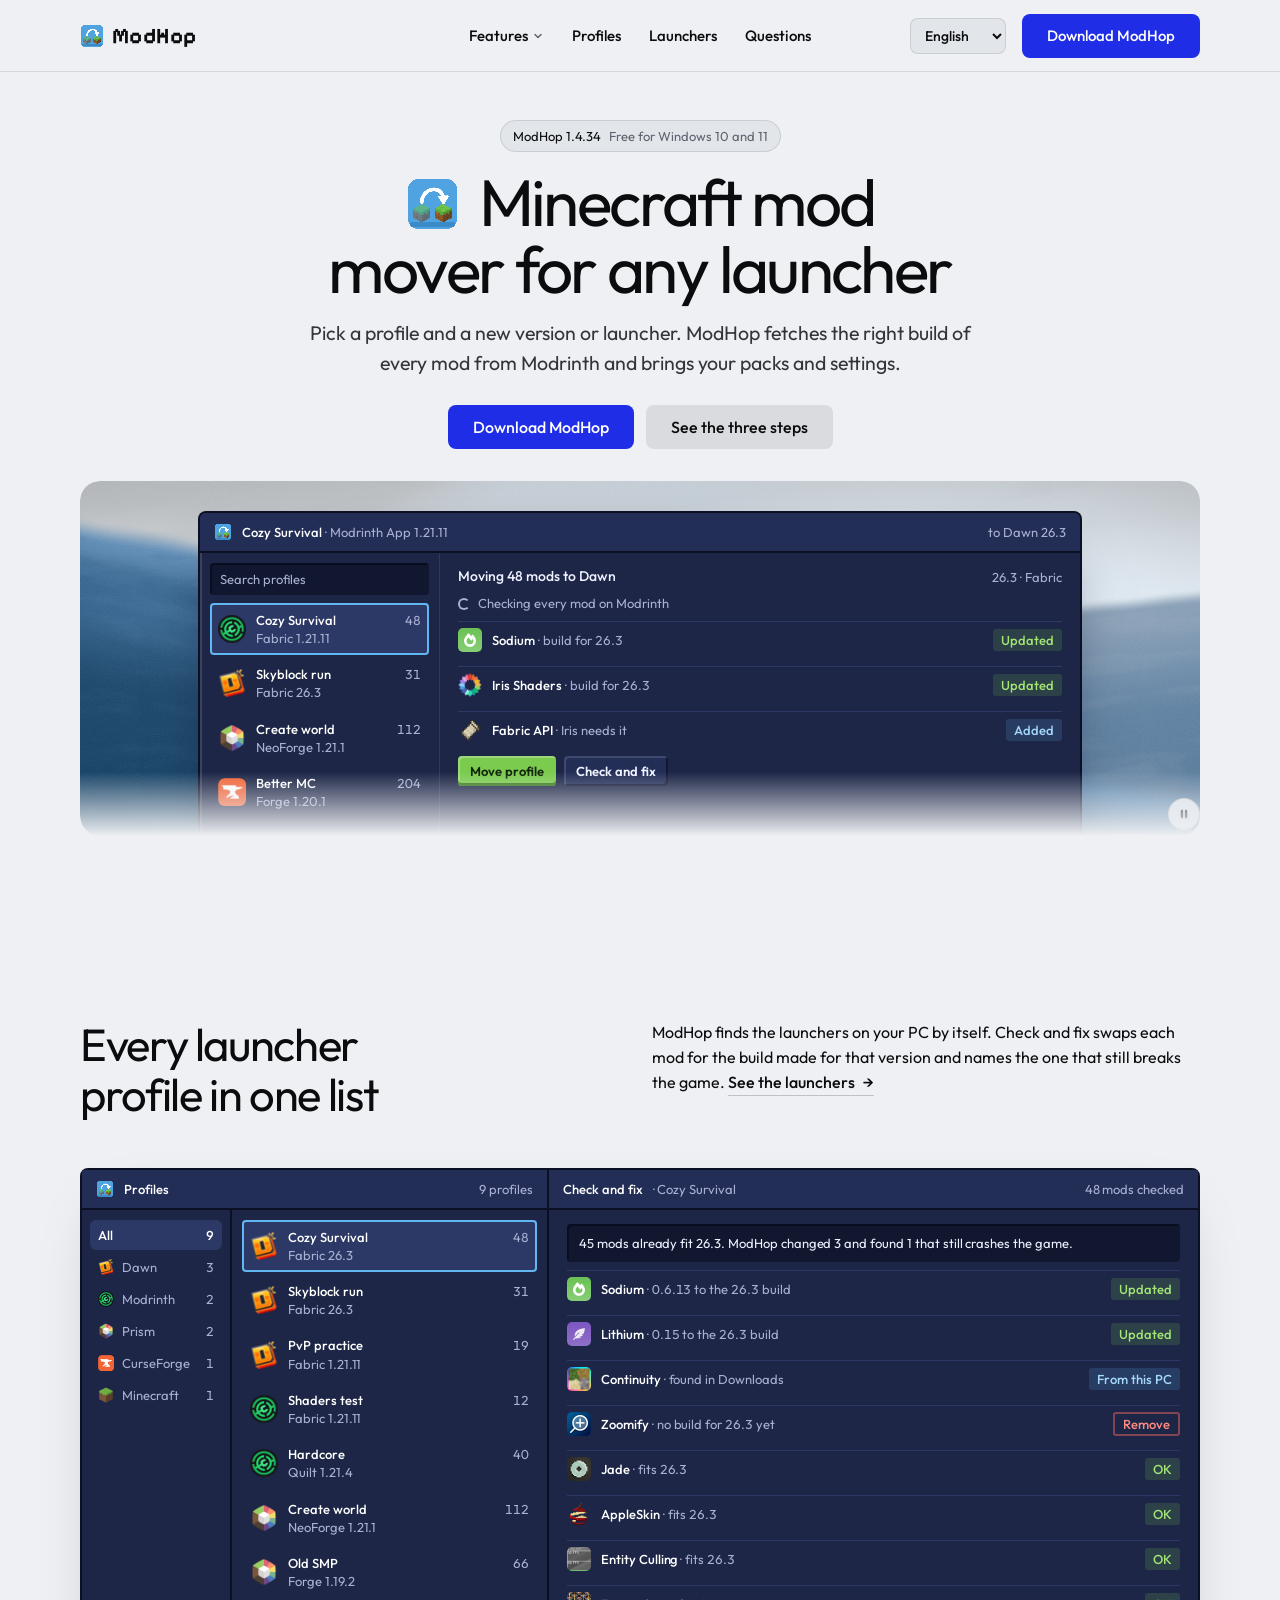
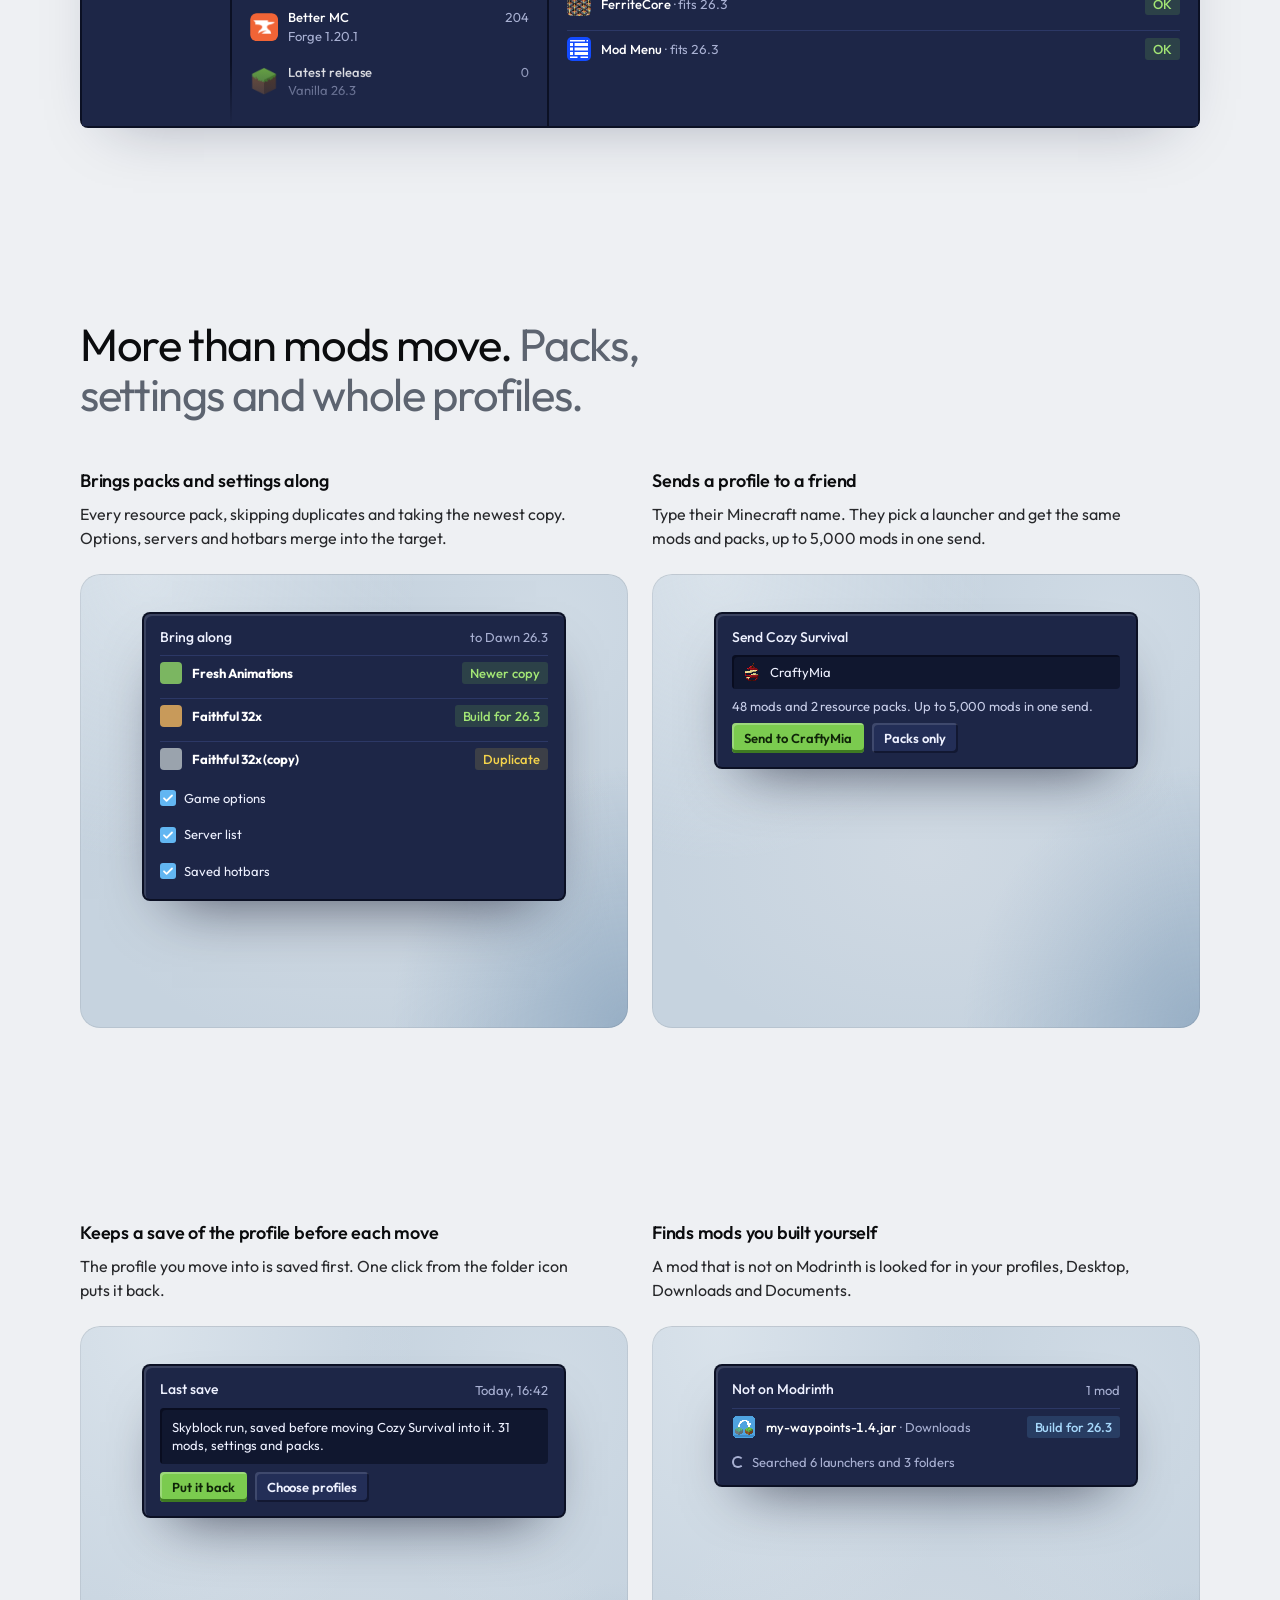
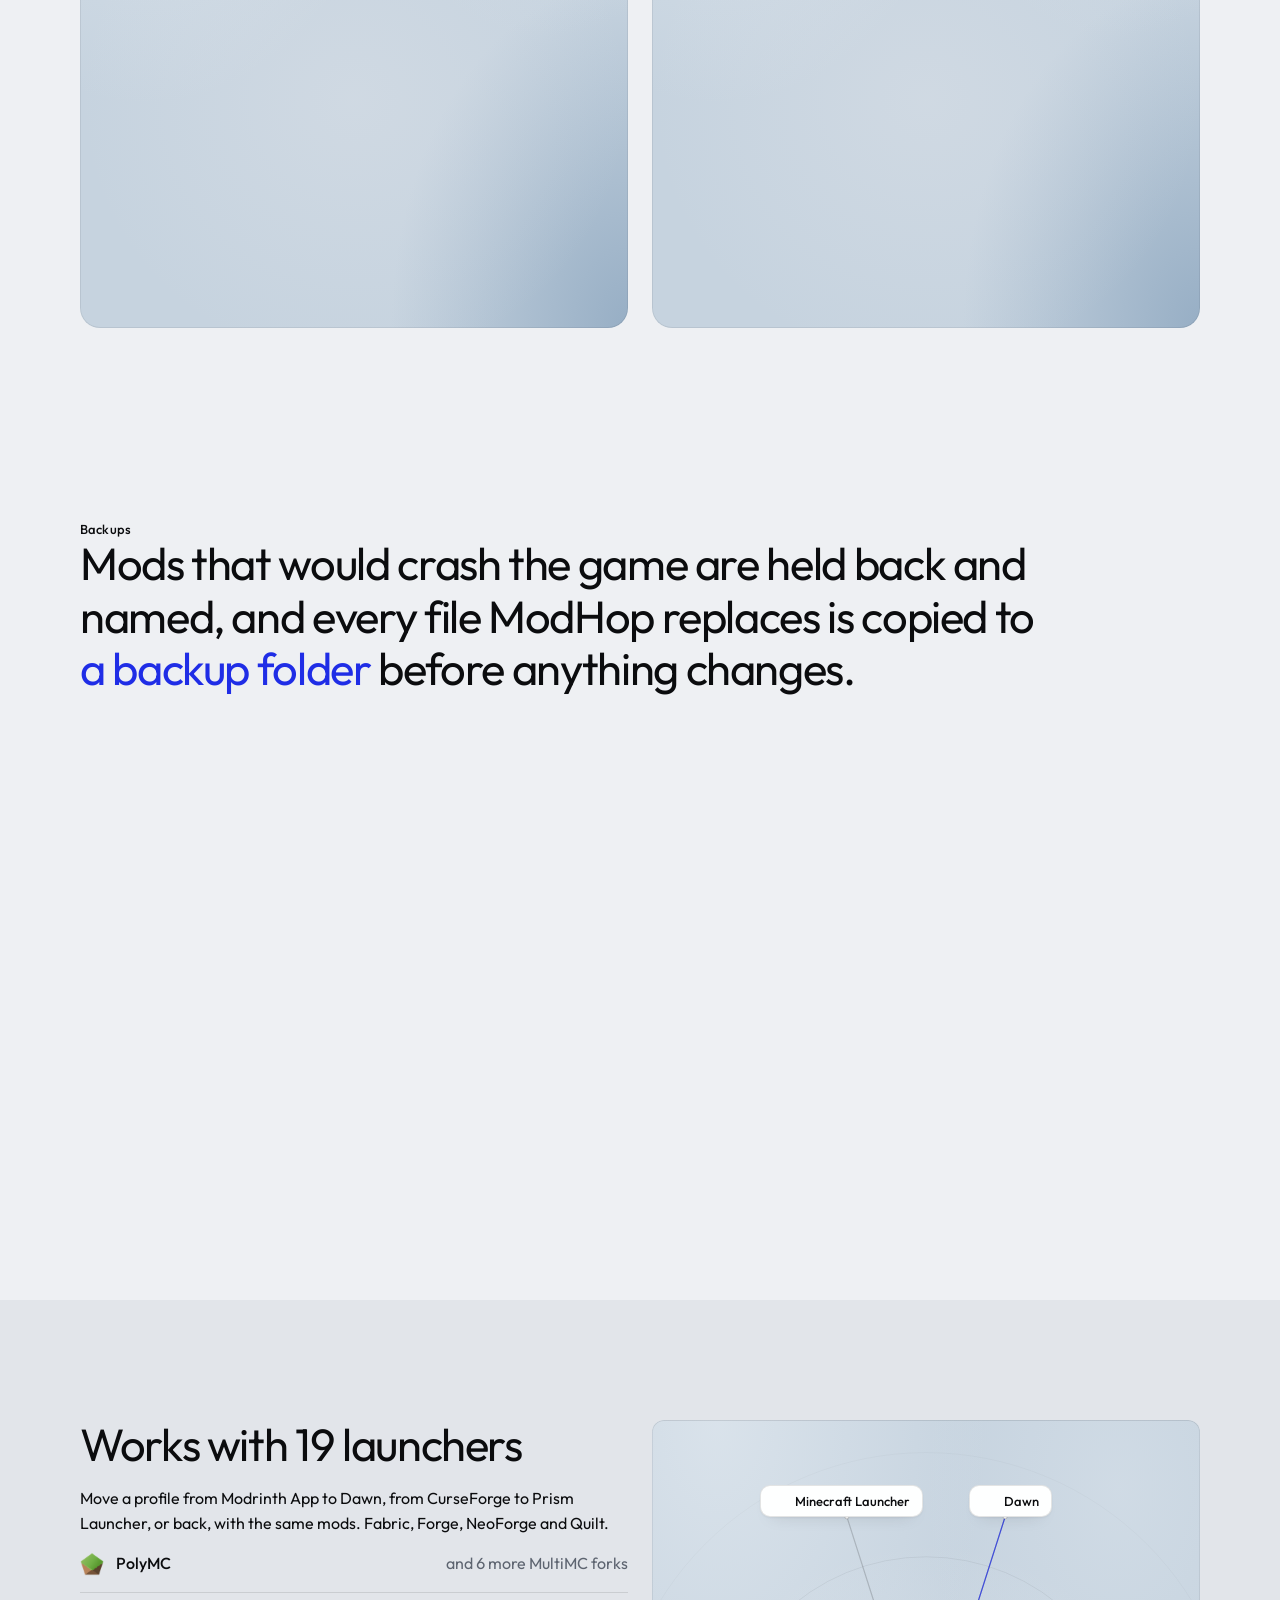
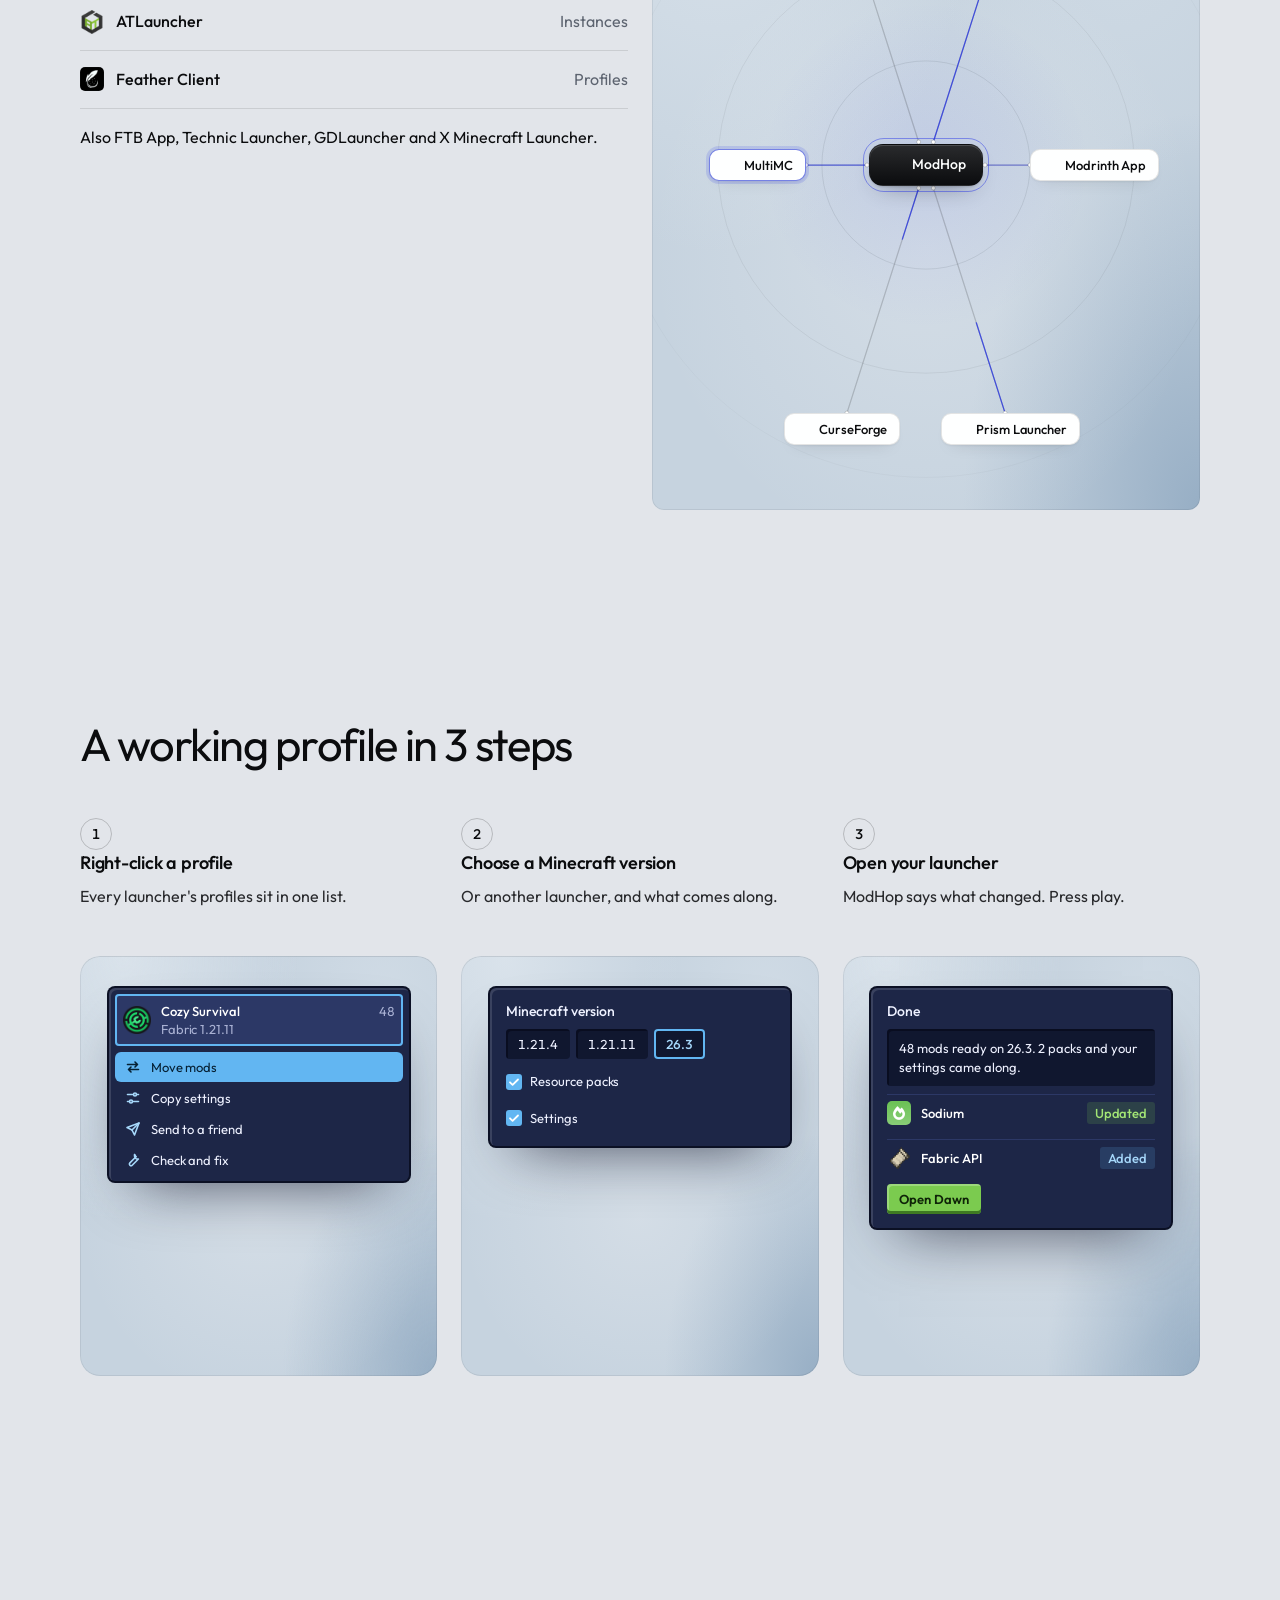
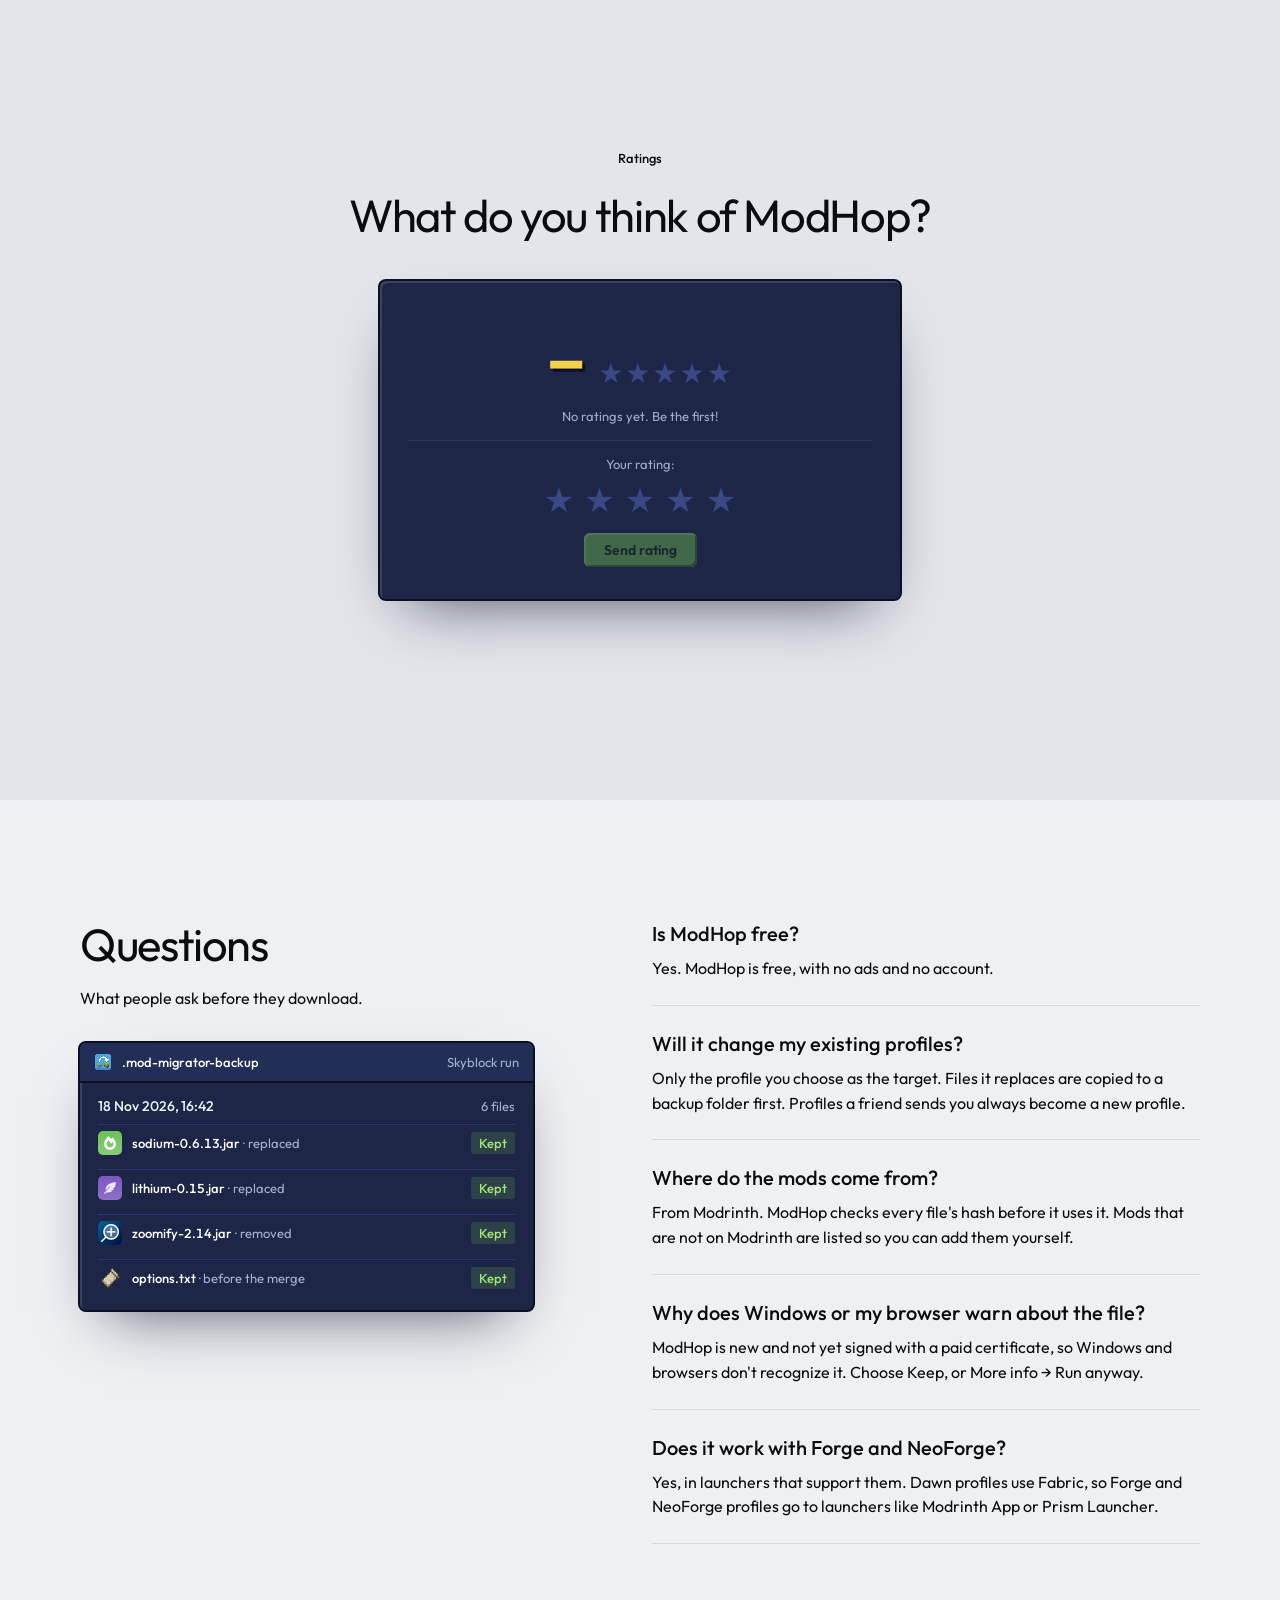
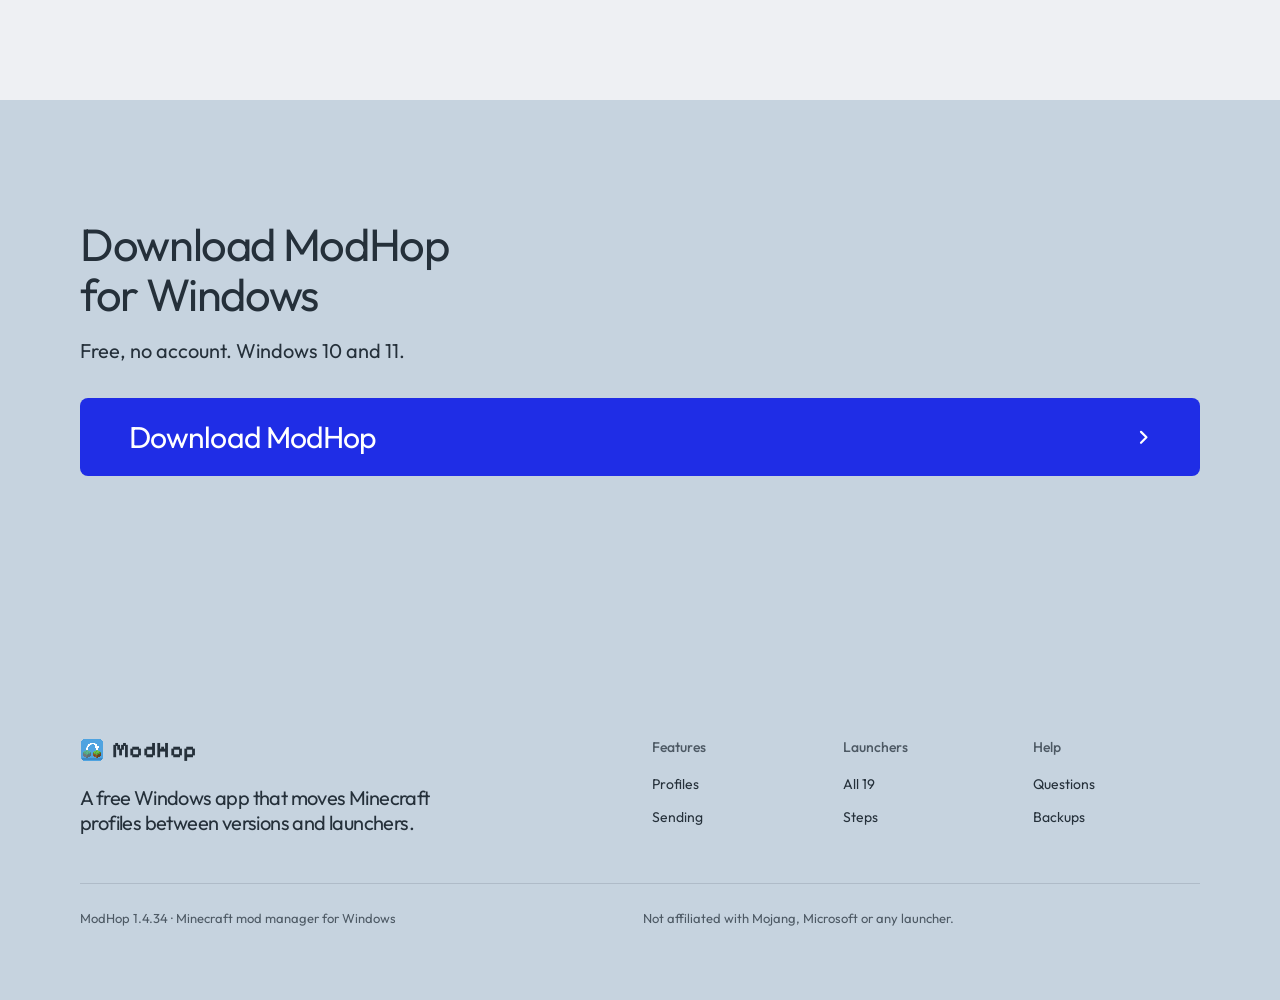
<file: index.html>
<!doctype html>
<html lang="en" data-type="software" data-radius="soft" data-ground="sky" data-buttons="tonal" data-motion>
<head>
<meta charset="utf-8">
<meta name="viewport" content="width=device-width, initial-scale=1, viewport-fit=cover">
<meta name="google-site-verification" content="QtRZL0XjADzHEwSwGdXTZGX1Vj5kNe7svAyJf5yG7o0">
<title>ModHop – Move your Minecraft mods to any version or launcher</title>
<meta property="og:site_name" content="ModHop">
<meta name="application-name" content="ModHop">
<meta name="description" content="Move your Minecraft mods, resource packs and settings to any Minecraft version or launcher: Dawn, Modrinth App, Prism Launcher, MultiMC, CurseForge and the Minecraft Launcher. Free for Windows.">
<link rel="canonical" href="https://modhop.github.io/">
<link rel="alternate" hreflang="en" href="https://modhop.github.io/">
<link rel="alternate" hreflang="he" href="https://modhop.github.io/he/">
<link rel="alternate" hreflang="zh" href="https://modhop.github.io/zh/">
<link rel="alternate" hreflang="hi" href="https://modhop.github.io/hi/">
<link rel="alternate" hreflang="es" href="https://modhop.github.io/es/">
<link rel="alternate" hreflang="ar" href="https://modhop.github.io/ar/">
<link rel="alternate" hreflang="fr" href="https://modhop.github.io/fr/">
<link rel="alternate" hreflang="x-default" href="https://modhop.github.io/">
<link rel="icon" href="/favicon.ico" sizes="any">
<link rel="icon" type="image/png" href="/logo.png">
<link rel="apple-touch-icon" href="/logo.png">
<meta property="og:type" content="website">
<meta property="og:title" content="ModHop – Move your Minecraft mods to any version or launcher">
<meta property="og:description" content="Free Windows app that updates your Minecraft mods to a new version and moves profiles between launchers.">
<meta property="og:url" content="https://modhop.github.io/">
<meta property="og:image" content="https://modhop.github.io/img/share-v3.jpg">
<meta property="og:image:width" content="1200">
<meta property="og:image:height" content="630">
<meta name="twitter:card" content="summary_large_image">
<script type="application/ld+json">{"@context":"https://schema.org","@type":"SoftwareApplication","name":"ModHop","operatingSystem":"Windows 10, Windows 11","applicationCategory":"GameApplication","aggregateRating":{"@type":"AggregateRating","ratingValue":"4","ratingCount":"4","bestRating":"5","worstRating":"1"},"description":"Free Minecraft mod manager and mod updater that moves mods, resource packs and settings to any Minecraft version or launcher.","offers":{"@type":"Offer","price":"0","priceCurrency":"USD"},"downloadUrl":"https://da.gd/ModHop","url":"https://modhop.github.io/"}</script>
<script type="application/ld+json">{"@context":"https://schema.org","@type":"WebSite","name":"modhop.github.io","alternateName":["ModHop","ModHop Minecraft"],"url":"https://modhop.github.io/"}</script>
<script type="application/ld+json">{"@context":"https://schema.org","@type":"Organization","name":"ModHop","url":"https://modhop.github.io/","logo":"https://modhop.github.io/logo.png"}</script>
<meta name="theme-color" content="#eef0f3">
<meta name="site-kind" content="software">
<meta name="page-type" content="software">
<link rel="preconnect" href="https://fonts.googleapis.com">
<link rel="preconnect" href="https://fonts.gstatic.com" crossorigin>
<link href="https://fonts.googleapis.com/css2?family=Outfit:wght@400..600&family=Pixelify+Sans:wght@700&family=Rubik:wght@400;500;600&display=swap" rel="stylesheet">
<link rel="stylesheet" href="/assets/system.css">
<link rel="stylesheet" href="/assets/ui/cards.css">
<link rel="stylesheet" href="/assets/motion/motion.css">
<link rel="stylesheet" href="/assets/backgrounds/backgrounds.css">
<link rel="stylesheet" href="/assets/layout/layout.css">
<link rel="stylesheet" href="/assets/icons/icon.css">
<style>
:root {
  --p-bg: #eef0f3; --p-surface: #e2e5ea; --p-ink: #0b0c0e; --p-muted: #5d6470;
  --p-accent: #1f2de6; --p-accent-ink: #ffffff; --p-action: #1f2de6; --p-action-ink: #ffffff;
  --p-inv-bg: #0b0c0e; --p-inv-surface: #17181a; --p-inv-ink: #eef0f3; --p-inv-muted: #8e8f92;
  --p-inv-accent: #eef0f3; --p-inv-accent-ink: #0b0c0e; --p-inv-action: #eef0f3; --p-inv-action-ink: #0b0c0e;
  --font-display: "Outfit", "Rubik", system-ui, "Segoe UI", "Nirmala UI", "Microsoft YaHei", sans-serif;
  --font-text: "Outfit", "Rubik", system-ui, "Segoe UI", "Nirmala UI", "Microsoft YaHei", sans-serif;
  --font-mono: "DM Mono", ui-monospace, "SFMono-Regular", Menlo, Consolas, monospace;
  --display-weight: 400;
  --display-tracking: -0.03em;
  --display-tracking-xl: -0.04em;
  --ly-scale: 0.98;
}
</style>
<link rel="stylesheet" href="/assets/ui/base.css">
<link rel="stylesheet" href="/assets/diagrams/diagram.css">
<script>document.documentElement.classList.add('m-enter');setTimeout(()=>document.documentElement.classList.add('m-enter-done'),700)</script>
<script src="/assets/backgrounds/backgrounds.js"></script>
<script>document.documentElement.classList.add('mo-js');setTimeout(()=>document.documentElement.classList.add('mo-safe'),2500)</script>
<link rel="modulepreload" href="/assets/moments/moments.js">
<link rel="modulepreload" href="/assets/moments/lib.js">
<link rel="modulepreload" href="/assets/moments/word-highlight/moment.js">
<!-- page CSS: only what sits inside a visual (ModHop's own windows), and one --p-h per card group -->
<style>
  .hero--centred .hero__lead { color: color-mix(in oklab, var(--ink) 78%, var(--bg)); }
  /* the logo inline in the h1 */
  .h1-logo { display: inline-block; width: .82em; height: .82em; vertical-align: -.08em; margin-right: .12em; border-radius: .16em; image-rendering: pixelated; }

  /* ModHop's window: one look for the hero, the profiles frame and the card panels */
  .mh { --mh-ink: #14161a; --mh-muted: #5d6470; --mh-line: rgb(20 22 26 / .09); --mh-fill: #f4f5f7; --mh-ok: #0d6b3c; --mh-warn: #a35a00; --mh-acc: #1f2de6;
        background: #fff; color: var(--mh-ink); font: 400 13px/1.4 var(--font-text); border-radius: 12px; overflow: hidden;
        box-shadow: 0 0 0 1px rgb(20 22 26 / .08), 0 24px 60px -28px rgb(20 30 60 / .45); }
  .mh__bar { display: flex; align-items: center; gap: 10px; height: 40px; padding: 0 14px; border-bottom: 1px solid var(--mh-line); color: var(--mh-muted); white-space: nowrap; }
  .mh__bar img { width: 18px; height: 18px; border-radius: 4px; image-rendering: pixelated; }
  .mh__bar b { color: var(--mh-ink); font-weight: 500; }
  .mh__bar .sp { flex: 1; }
  .mh__body { display: grid; grid-template-columns: 240px minmax(0, 1fr); min-height: 420px; }
  .mh__list { border-right: 1px solid var(--mh-line); padding: 10px; display: grid; align-content: start; gap: 2px; }
  .mh__q { height: 32px; margin-bottom: 6px; border-radius: 8px; background: var(--mh-fill); display: flex; align-items: center; padding: 0 10px; color: var(--mh-muted); }
  .mh__p { display: grid; grid-template-columns: 28px minmax(0, 1fr) auto; gap: 0 10px; align-items: center; padding: 8px; border-radius: 8px; }
  .mh__p.is-on { background: color-mix(in oklab, var(--mh-acc) 9%, #fff); }
  .mh__p img { grid-row: 1 / span 2; width: 28px; height: 28px; border-radius: 6px; }
  .mh__p b { font-weight: 500; overflow: hidden; text-overflow: ellipsis; white-space: nowrap; }
  .mh__p span { grid-column: 2; color: var(--mh-muted); white-space: nowrap; overflow: hidden; text-overflow: ellipsis; }
  .mh__p em { grid-row: 1; grid-column: 3; font-style: normal; color: var(--mh-muted); font-variant-numeric: tabular-nums; }
  .mh__main { display: grid; align-content: start; gap: 8px; padding: 14px 18px; min-width: 0; }
  .mh__h { display: flex; align-items: center; gap: 8px; font-weight: 500; font-size: 14px; }
  .mh__h small { margin-left: auto; color: var(--mh-muted); font-weight: 400; font-size: 13px; }
  .mh__mod { display: grid; grid-template-columns: 24px minmax(0, 1fr) auto; gap: 10px; align-items: center; padding: 6px 0; border-top: 1px solid var(--mh-line); }
  .mh__mod img { width: 24px; height: 24px; border-radius: 5px; }
  .mh__mod b { font-weight: 500; }
  .mh__mod span { color: var(--mh-muted); font-variant-numeric: tabular-nums; }
  .mh__chip, .mh__rm { font-style: normal; }
  .mh__chip { height: 22px; padding: 0 8px; border-radius: 99px; display: inline-flex; align-items: center; font-size: 13px; font-weight: 500; white-space: nowrap; }
  .mh__chip--ok { background: #e3f4ea; color: var(--mh-ok); }
  .mh__chip--pc { background: #e6e9fd; color: var(--mh-acc); }
  .mh__chip--warn { background: #fbeedb; color: var(--mh-warn); }
  .mh__tool { display: flex; align-items: center; gap: 8px; color: var(--mh-muted); }
  .mh__tool::before { content: ""; width: 12px; height: 12px; border-radius: 50%; border: 2px solid currentColor; border-right-color: transparent; }
  .mh__sum { padding: 10px 12px; border-radius: 10px; background: var(--mh-fill); }
  .mh__acts { display: flex; gap: 8px; }
  .mh__acts span { height: 30px; padding: 0 12px; border-radius: 8px; display: inline-flex; align-items: center; font-weight: 500; background: var(--mh-acc); color: #fff; }
  .mh__acts span + span { background: var(--mh-fill); color: var(--mh-ink); box-shadow: inset 0 0 0 1px var(--mh-line); }
  .mh__rm { height: 24px; padding: 0 10px; border-radius: 6px; display: inline-flex; align-items: center; font-weight: 500; color: #b4232a; box-shadow: inset 0 0 0 1px rgb(180 35 42 / .3); }

  /* the hero frame's painted ground when WebGL is not there: a blue sky over green hills */
  .hero__window { background:
    radial-gradient(120% 60% at 70% 118%, #5d8a3a 0 40%, transparent 41%),
    radial-gradient(90% 50% at 10% 108%, #6f9e47 0 42%, transparent 43%),
    radial-gradient(80% 40% at 60% 92%, #9fb8c9 0 40%, transparent 41%),
    linear-gradient(#4f93d6, #a7cbea 70%, #cfe0ea); }
  .hero__window .mh__body { min-height: 400px; }

  /* the profiles frame (app-frame recipe) */
  .app.ui { display: grid; grid-template-columns: minmax(0, 5fr) minmax(0, 7fr); margin-top: var(--s-7); background: #fff; border: 1px solid rgb(20 22 26 / .1); border-radius: 14px; box-shadow: 0 24px 60px -32px rgb(20 30 60 / .35); }
  .app > .app__pane { position: relative; min-width: 0; min-height: 0; overflow: hidden; }
  .app > .app__pane + .app__pane { border-left: 1px solid rgb(20 22 26 / .09); }
  .app > .app__pane > .mh { border-radius: 0; box-shadow: none; height: 100%; }
  .app > .app__pane::after { content: ""; position: absolute; inset: auto 0 0 0; height: 64px; background: linear-gradient(transparent, #fff); pointer-events: none; }
  .app .mh__body { grid-template-columns: 150px minmax(0, 1fr); min-height: 0; height: calc(100% - 40px); }
  .app .mh__side { border-right: 1px solid rgb(20 22 26 / .09); padding: 10px 8px; display: grid; align-content: start; gap: 2px; color: #5d6470; }
  .app .mh__side span { display: flex; align-items: center; gap: 8px; height: 30px; padding: 0 8px; border-radius: 6px; white-space: nowrap; }
  .app .mh__side span.is-on { background: #f4f5f7; color: #14161a; font-weight: 500; }
  .app .mh__side img { width: 16px; height: 16px; border-radius: 3px; }
  .app .mh__side em { margin-left: auto; font-style: normal; font-variant-numeric: tabular-nums; }
  .app .mh__list { border-right: 0; }
  @media (min-width: 1024px) and (max-width: 1279px) { .app.ui { grid-template-columns: minmax(0, 4fr) minmax(0, 8fr); } }
  @media (max-width: 1023px) {
    .app.ui { grid-template-columns: minmax(0, 1fr); grid-template-rows: auto minmax(0, 1fr); }
    .app > .app__pane--list { max-height: 252px; }
    .app > .app__pane--list::after { display: none; }
    .app .mh__side { display: none; }
    .app .mh__body { grid-template-columns: minmax(0, 1fr); }
    .app > .app__pane + .app__pane { border-left: 0; border-top: 1px solid rgb(20 22 26 / .09); }
  }
  @media (max-width: 639px) {
    .app.ui { grid-template-rows: minmax(0, 1fr); }
    .app > .app__pane--list { display: none; }
    .app > .app__pane + .app__pane { border-top: 0; }
  }

  .more-launchers li { display: flex; align-items: center; gap: var(--s-3); } .more-launchers img { width: 24px; height: 24px; border-radius: 5px; } .more-launchers .rows__value { margin-left: auto; color: var(--muted); }
  .faq-mock { margin-top: var(--s-6); }
  /* card panels */
  #features .panel { --p-h: 340px; }
  #steps .panel { --p-h: 420px; }
  @media (min-width: 640px) and (max-width: 1279px) { #steps { --h: 2 } }
  @media (max-width: 639px) { #steps { --hm: 2 } #launchers { --hm: 2 } #features .mh__check { display: none; } }
  @media (max-width: 1279px) { .hero__window .mh__body { grid-template-columns: minmax(0, 1fr); } .hero__window .mh__list, .app .mh__side { display: none; } .app .mh__body { grid-template-columns: minmax(0, 1fr); } }
  .mh--card .mh__main { padding: 14px 16px; }
  .mh__pack { display: grid; grid-template-columns: 22px minmax(0, 1fr) auto; gap: 10px; align-items: center; padding: 6px 0; border-top: 1px solid var(--mh-line); }
  .mh__pack > .sw { width: 22px; height: 22px; border-radius: 4px; background: var(--c); }
  .mh__check { display: flex; align-items: center; gap: 8px; padding: 5px 0; }
  .mh__check::before { content: ""; width: 16px; height: 16px; border-radius: 4px; background: var(--mh-acc) url("data:image/svg+xml,%3Csvg xmlns='http://www.w3.org/2000/svg' viewBox='0 0 16 16'%3E%3Cpath d='m4 8.3 2.6 2.6L12 5.5' fill='none' stroke='white' stroke-width='1.8' stroke-linecap='round' stroke-linejoin='round'/%3E%3C/svg%3E") center/16px no-repeat; }
  .mh__field { height: 34px; border-radius: 8px; box-shadow: inset 0 0 0 1px var(--mh-line); display: flex; align-items: center; gap: 8px; padding: 0 10px; }
  .mh__field img { width: 20px; height: 20px; border-radius: 4px; image-rendering: pixelated; }
  .mh__note { color: #3f4550; }
  .mh__menu { display: grid; padding: 6px; gap: 1px; }
  .mh__menu span { height: 30px; display: flex; align-items: center; padding: 0 10px; border-radius: 6px; }
  .mh__menu span.is-on { background: var(--mh-acc); color: #fff; }
  .mh__seg { display: flex; flex-wrap: wrap; gap: 6px; }
  .mh__seg span { height: 30px; padding: 0 12px; display: inline-flex; align-items: center; border-radius: 8px; box-shadow: inset 0 0 0 1px var(--mh-line); font-variant-numeric: tabular-nums; }
  .mh__seg span.is-on { box-shadow: inset 0 0 0 2px var(--mh-acc); color: var(--mh-acc); font-weight: 500; }
  @media (max-width: 639px) {
    #features .panel { --p-h: 190px; } #steps .panel { --p-h: 356px; }
    .hero__window .mh__body { grid-template-columns: 1fr; }
    .hero__window .mh__list { display: none; }
    .hero__window .mh__bar .sp ~ span { display: none; }
    .hero__window .mh__tool { display: none; }
  }
  /* ---- the app's own look in every window: the inventory (dusk panels, bevels, grass for the action), so the site shows
     the real ModHop. Shared with the app: Outfit, the pixel wordmark, the drawn icon set, the status words. ---- */
  .mh { --mh-ink: #eef1ff; --mh-muted: #a9b1d3; --mh-line: #2c3866; --mh-fill: #10172f; --mh-ok: #a3e675; --mh-warn: #f4d34b; --mh-acc: #62b6f2;
        --hi: rgba(255,255,255,.13); --lo: rgba(4,7,20,.55);
        background: #1d2647; color: var(--mh-ink); border-radius: 6px;
        box-shadow: 0 0 0 2px #0b1024, inset 2px 2px 0 var(--hi), 0 28px 60px -28px rgb(6 9 30 / .7); }
  .mh__bar { background: #232e57; border-bottom: 2px solid #0b1024; }
  .mh__bar b { color: #fff; }
  .mh__q { background: var(--mh-fill); border-radius: 4px; box-shadow: inset 2px 2px 0 var(--lo); }
  .mh__p { border-radius: 4px; }
  .mh__p.is-on { background: #2c3866; box-shadow: inset 0 0 0 2px var(--mh-acc); }
  .mh__p b, .mh__mod b, .mh__pack b { color: #fff; }
  .mh__chip { border-radius: 3px; }
  .mh__chip--ok { background: rgba(123,203,79,.16); color: var(--mh-ok); }
  .mh__chip--pc { background: rgba(98,182,242,.16); color: #a6d8fb; }
  .mh__chip--warn { background: rgba(244,211,75,.14); color: var(--mh-warn); }
  .mh__rm { color: #ff8a7f; box-shadow: inset 0 0 0 2px rgb(255 107 94 / .45); border-radius: 3px; }
  .mh__sum { background: var(--mh-fill); border-radius: 4px; box-shadow: inset 2px 2px 0 var(--lo); }
  .mh__acts span { border-radius: 4px; background: #7bcb4f; color: #0f2408; font-weight: 600; box-shadow: inset 0 -3px 0 #3e7a22, inset 2px 2px 0 rgba(255,255,255,.25); }
  .mh__acts span + span { background: #232e57; color: #eef1ff; box-shadow: inset 2px 2px 0 var(--hi), inset -2px -2px 0 var(--lo); }
  .mh__check::before { background-color: var(--mh-acc); border-radius: 3px; }
  .mh__field { border-radius: 4px; background: var(--mh-fill); box-shadow: inset 2px 2px 0 var(--lo); }
  .mh__note { color: #c9cfea; }
  .mh__menu span { gap: 10px; }
  .mh__menu span svg { width: 16px; height: 16px; flex: none; color: #a6d8fb; }
  .mh__menu span.is-on { background: var(--mh-acc); color: #062033; }
  .mh__menu span.is-on svg { color: #062033; }
  .mh__seg span { border-radius: 4px; background: var(--mh-fill); box-shadow: inset 2px 2px 0 var(--lo); }
  .mh__seg span.is-on { box-shadow: inset 0 0 0 2px var(--mh-acc); color: #a6d8fb; }
  .app.ui { background: #1d2647; border: 2px solid #0b1024; border-radius: 8px; }
  .app > .app__pane + .app__pane { border-left: 2px solid #0b1024; }
  .app > .app__pane::after { background: linear-gradient(transparent, #1d2647); }
  .app .mh__side { border-right: 2px solid #0b1024; color: var(--mh-muted); }
  .app .mh__side span.is-on { background: #2c3866; color: #fff; }
  @media (max-width: 1023px) { .app > .app__pane + .app__pane { border-left: 0; border-top: 2px solid #0b1024; } }
  /* the pixel wordmark, as the app's title draws it */
  .mh .loop-pause:focus-visible { outline: 2px solid #ffffff; outline-offset: 2px; }
  @media (max-width: 359px) { .nav__logo .wordmark { letter-spacing: 0; font-size: 14px; } }
  .wordmark { font-family: "Pixelify Sans", var(--font-display); font-weight: 700; letter-spacing: .02em; }

  /* language picker (site.js fills it in) */
  select.lang { height: var(--btn-h-sm, 36px); padding: 0 10px; font: 500 14px var(--font-text); color: var(--ink); background: var(--surface, #e2e5ea); border: 1px solid var(--line); border-radius: 8px; cursor: pointer; }
  /* ratings */
  .rate__wrap { display: flex; flex-direction: column; align-items: center; justify-content: center; text-align: center; gap: var(--s-5, 20px); }
  .rate__wrap h2 { margin: 0; }
  .rate-card { display: grid; justify-items: center; gap: 14px; width: min(520px, 100%); padding: 40px 28px 32px; text-align: center; margin-top: var(--s-4, 16px); }
  .rate-pick { display: grid; justify-items: center; gap: 8px; padding-top: 14px; border-top: 1px solid rgba(255,255,255,.08); width: 100%; }
  .rate-avg b { font-size: 72px !important; }
  .rate-card .stars { font-size: 28px !important; }
  .rate-avg { display: flex; align-items: baseline; gap: 12px; }
  .rate-avg b { font: 600 52px/1 var(--font-display); font-variant-numeric: tabular-nums; color: #f4d34b; text-shadow: 3px 3px 0 #0a0f24; }
  .rate-card .stars { color: #f4d34b; letter-spacing: 2px; font-size: 22px; } .rate-card .stars .off { color: #3a4885; }
  .pick-stars { display: flex; gap: 6px; direction: ltr; }
  .pick-stars button { font-size: 34px; line-height: 1; background: none; border: 0; cursor: pointer; color: #3a4885; padding: 2px; transition: color .15s, transform .16s cubic-bezier(.23,1,.32,1); }
  .pick-stars button:active { transform: scale(.92); }
  .pick-stars button.on { color: #f4d34b; text-shadow: 0 0 12px rgba(244,211,75,.5); }
  /* Send: the same grass button as the app's actions, small, under the stars */
  .rate-send { font: 600 14px var(--font-text); color: #10240a; background: #7bcb4f; border: 0; border-radius: 6px; padding: 8px 20px; cursor: pointer;
    box-shadow: inset 2px 2px 0 #a3e675, inset -2px -2px 0 #3e7a22; transition: transform .16s cubic-bezier(.23,1,.32,1), filter .15s, opacity .15s; }
  .rate-send:hover:not(:disabled) { filter: brightness(1.08); }
  .rate-send:active:not(:disabled) { transform: scale(.97); }
  .rate-send:disabled { opacity: .4; cursor: default; }
  .rate-send:focus-visible { outline: 2px solid #fff; outline-offset: 2px; }
  .rate-card .msg { color: #a2abd0; margin: 0; } .msg.err { color: #ff6b5e !important; }
  .dl-count { color: var(--muted); margin: 0; }
  /* right-to-left pages (he, ar) */
  [dir=rtl] .stage > .fit { margin-inline: auto; } /* left and right both set: auto margins centre it in RTL too */
  [dir=rtl] .h1-logo { margin-right: 0; margin-left: .12em; }
  [dir=rtl] .m-arrow, [dir=rtl] .link::after { transform: scaleX(-1); }
</style>
</head>
<body>
<!-- type: software (a free Windows app that moves Minecraft mods between versions and launchers)
     deal: hero centred, nav nav-centre (dealt nav-cards, re-dealt: no photographs for its picture cards), close close-type,
           footer footer-statement, rhythm surface-pairs, buttons tonal, mark: the client's own logo (dealt arc, replaced),
           palette cool-grey-cobalt (a Windows utility's cool settings-window grey, cobalt for the one action),
           type outfit (funnel and gabarito failed hero-lines: 3 lines at 1440), effect painterly-landscape in the hero frame (sky and hills: Minecraft's own first view)
     moments: word-highlight in #backups (its own statement section) -->
<header class="nav nav--centre">
  <div class="wrap nav__bar">
    <a class="skip-link" href="#top">Skip to content</a>
    <a class="nav__logo" href="#top"><img src="/logo.png" alt="" width="24" height="24" style="image-rendering:pixelated;border-radius:5px"><span class="wordmark">ModHop</span></a>
    <nav class="nav__links" aria-label="Main">
      <div class="nav__item">
        <a class="nav__link" href="#features">Features <svg class="chev" viewBox="0 0 12 12" aria-hidden="true"><path d="M3 4.5l3 3 3-3" fill="none" stroke="currentColor" stroke-width="1.5" stroke-linecap="round" stroke-linejoin="round"/></svg></a>
        <div class="nav__menu">
          <div class="wrap grid">
            <div class="menu-col span-3">
              <p class="t-label">Moving</p>
              <a href="#profiles">Profiles<span>Every launcher in one list</span></a>
              <a href="#features">Packs and settings<span>Options, servers, hotbars</span></a>
              <a href="#backups">Backups<span>A last save before moves</span></a>
            </div>
            <div class="menu-col span-3">
              <p class="t-label">Sharing</p>
              <a href="#features">Send to a friend<span>By Minecraft name</span></a>
              <a href="#launchers">Launchers<span>Nineteen read by name</span></a>
            </div>
          </div>
        </div>
      </div>
      <div class="nav__item"><a class="nav__link" href="#profiles">Profiles</a></div>
      <div class="nav__item"><a class="nav__link" href="#launchers">Launchers</a></div>
      <div class="nav__item"><a class="nav__link" href="#faq">Questions</a></div>
    </nav>
    <div class="nav__actions">
      <select class="lang" aria-label="Language" onchange="location.href=this.value"><option value="https://modhop.github.io/" selected>English</option><option value="https://modhop.github.io/he/">עברית</option><option value="https://modhop.github.io/zh/">中文</option><option value="https://modhop.github.io/hi/">हिन्दी</option><option value="https://modhop.github.io/es/">Español</option><option value="https://modhop.github.io/ar/">العربية</option><option value="https://modhop.github.io/fr/">Français</option></select>
      <a class="btn btn--primary" href="https://da.gd/ModHop">Download ModHop</a>
    </div>
    <button class="nav__toggle" type="button" aria-expanded="false" aria-label="Menu">
      <svg width="18" height="18" viewBox="0 0 18 18" aria-hidden="true"><path d="M2 5h14M2 13h14" stroke="currentColor" stroke-width="1.6" stroke-linecap="round"/></svg>
    </button>
  </div>
</header>

<main id="top">
  <section class="hero hero--centred" data-enter aria-labelledby="hero-h">
    <div class="wrap"><div class="hero-text">
      <div class="hero__c">
        <a class="pill" href="#features"><span>ModHop 1.4.34</span><span class="muted">Free for Windows 10 and 11</span></a>
        <h1 id="hero-h"><img width="28" height="28" class="h1-logo" src="/logo.png" alt=""> <span>Minecraft mod mover for any launcher</span></h1>
        <p class="hero__lead">Pick a profile and a new version or launcher. ModHop fetches the right build of every mod from Modrinth and brings your packs and settings.</p>
        <div class="btn-row"><a class="btn btn--primary" href="https://da.gd/ModHop">Download ModHop</a><a class="btn btn--secondary" href="#steps">See the three steps</a></div>
      </div>
      <div class="hero__window" data-fx="painterly-landscape" data-fx-seed="11" role="img" aria-label="ModHop moving the profile Cozy Survival from Modrinth App on 1.21.11 to Dawn on 26.3">
        <div class="ly-piece mh" aria-hidden="true">
          <div class="mh__bar"><img width="28" height="28" src="/logo.png" alt=""><span><b>Cozy Survival</b> · Modrinth App 1.21.11</span><span class="sp"></span><span>to Dawn 26.3</span></div>
          <div class="mh__body">
            <div class="mh__list">
              <div class="mh__q">Search profiles</div>
              <div class="mh__p is-on"><img width="28" height="28" src="/img/icons/modrinth.png" alt=""><b>Cozy Survival</b><em>48</em><span>Fabric 1.21.11</span></div>
              <div class="mh__p"><img width="28" height="28" src="/img/icons/dawn.png" alt=""><b>Skyblock run</b><em>31</em><span>Fabric 26.3</span></div>
              <div class="mh__p"><img width="28" height="28" src="/img/icons/prism.png" alt=""><b>Create world</b><em>112</em><span>NeoForge 1.21.1</span></div>
              <div class="mh__p"><img width="28" height="28" src="/img/icons/curseforge.png" alt=""><b>Better MC</b><em>204</em><span>Forge 1.20.1</span></div>
            </div>
            <div class="mh__main" data-ly-steps="900">
              <div class="mh__h">Moving 48 mods to Dawn <small>26.3 · Fabric</small></div>
              <div class="mh__tool" data-step>Checking every mod on Modrinth</div>
              <div class="mh__mod" data-step><img width="28" height="28" src="/img/mods/sodium.webp" alt=""><span><b>Sodium</b> · build for 26.3</span><i class="mh__chip mh__chip--ok">Updated</i></div>
              <div class="mh__mod" data-step><img width="28" height="28" src="/img/mods/iris.webp" alt=""><span><b>Iris Shaders</b> · build for 26.3</span><i class="mh__chip mh__chip--ok">Updated</i></div>
              <div class="mh__mod" data-step><img width="28" height="28" src="/img/mods/fabric-api.png" alt=""><span><b>Fabric API</b> · Iris needs it</span><i class="mh__chip mh__chip--pc">Added</i></div>
              <div class="mh__acts" data-step><span>Move profile</span><span>Check and fix</span></div>
            </div>
          </div>
        </div>
      </div>
    </div></div>
  </section>

  <section class="section" id="profiles" aria-labelledby="profiles-h">
    <div class="wrap">
      <div class="grid">
        <h2 class="span-5" id="profiles-h">Every launcher profile in one list</h2>
        <p class="span-6 start-7">ModHop finds the launchers on your PC by itself. Check and fix swaps each mod for the build made for that version and names the one that still breaks the game. <a class="link" href="#launchers">See the launchers</a></p>
      </div>
      <div class="ui app fill" role="img" aria-label="ModHop's profile list beside Check and fix for Cozy Survival: two mods updated, one built on this PC, one held back with a Remove button">
        <div class="app__pane app__pane--list">
          <div class="mh">
            <div class="mh__bar"><img width="28" height="28" src="/logo.png" alt="" loading="lazy"><b>Profiles</b><span class="sp"></span><span>9 profiles</span></div>
            <div class="mh__body">
              <nav class="mh__side" aria-hidden="true">
                <span class="is-on">All<em>9</em></span>
                <span><img width="28" height="28" src="/img/icons/dawn.png" alt="" loading="lazy">Dawn<em>3</em></span>
                <span><img width="28" height="28" src="/img/icons/modrinth.png" alt="" loading="lazy">Modrinth<em>2</em></span>
                <span><img width="28" height="28" src="/img/icons/prism.png" alt="" loading="lazy">Prism<em>2</em></span>
                <span><img width="28" height="28" src="/img/icons/curseforge.png" alt="" loading="lazy">CurseForge<em>1</em></span>
                <span><img width="28" height="28" src="/img/icons/official.png" alt="" loading="lazy">Minecraft<em>1</em></span>
              </nav>
              <div class="mh__list">
                <div class="mh__p is-on"><img width="28" height="28" src="/img/icons/dawn.png" alt="" loading="lazy"><b>Cozy Survival</b><em>48</em><span>Fabric 26.3</span></div>
                <div class="mh__p"><img width="28" height="28" src="/img/icons/dawn.png" alt="" loading="lazy"><b>Skyblock run</b><em>31</em><span>Fabric 26.3</span></div>
                <div class="mh__p"><img width="28" height="28" src="/img/icons/dawn.png" alt="" loading="lazy"><b>PvP practice</b><em>19</em><span>Fabric 1.21.11</span></div>
                <div class="mh__p"><img width="28" height="28" src="/img/icons/modrinth.png" alt="" loading="lazy"><b>Shaders test</b><em>12</em><span>Fabric 1.21.11</span></div>
                <div class="mh__p"><img width="28" height="28" src="/img/icons/modrinth.png" alt="" loading="lazy"><b>Hardcore</b><em>40</em><span>Quilt 1.21.4</span></div>
                <div class="mh__p"><img width="28" height="28" src="/img/icons/prism.png" alt="" loading="lazy"><b>Create world</b><em>112</em><span>NeoForge 1.21.1</span></div>
                <div class="mh__p"><img width="28" height="28" src="/img/icons/prism.png" alt="" loading="lazy"><b>Old SMP</b><em>66</em><span>Forge 1.19.2</span></div>
                <div class="mh__p"><img width="28" height="28" src="/img/icons/curseforge.png" alt="" loading="lazy"><b>Better MC</b><em>204</em><span>Forge 1.20.1</span></div>
                <div class="mh__p"><img width="28" height="28" src="/img/icons/official.png" alt="" loading="lazy"><b>Latest release</b><em>0</em><span>Vanilla 26.3</span></div>
              </div>
            </div>
          </div>
        </div>
        <div class="app__pane app__pane--open">
          <div class="mh">
            <div class="mh__bar"><b>Check and fix</b> · Cozy Survival<span class="sp"></span><span>48 mods checked</span></div>
            <div class="mh__main">
              <div class="mh__sum">45 mods already fit 26.3. ModHop changed 3 and found 1 that still crashes the game.</div>
              <div class="mh__mod"><img width="28" height="28" src="/img/mods/sodium.webp" alt="" loading="lazy"><span><b>Sodium</b> · 0.6.13 to the 26.3 build</span><i class="mh__chip mh__chip--ok">Updated</i></div>
              <div class="mh__mod"><img width="28" height="28" src="/img/mods/lithium.webp" alt="" loading="lazy"><span><b>Lithium</b> · 0.15 to the 26.3 build</span><i class="mh__chip mh__chip--ok">Updated</i></div>
              <div class="mh__mod"><img width="28" height="28" src="/img/mods/continuity.png" alt="" loading="lazy"><span><b>Continuity</b> · found in Downloads</span><i class="mh__chip mh__chip--pc">From this PC</i></div>
              <div class="mh__mod"><img width="28" height="28" src="/img/mods/zoomify.webp" alt="" loading="lazy"><span><b>Zoomify</b> · no build for 26.3 yet</span><i class="mh__rm">Remove</i></div>
              <div class="mh__mod"><img width="28" height="28" src="/img/mods/jade.webp" alt="" loading="lazy"><span><b>Jade</b> · fits 26.3</span><i class="mh__chip mh__chip--ok">OK</i></div>
              <div class="mh__mod"><img width="28" height="28" src="/img/mods/appleskin.png" alt="" loading="lazy"><span><b>AppleSkin</b> · fits 26.3</span><i class="mh__chip mh__chip--ok">OK</i></div>
              <div class="mh__mod"><img width="28" height="28" src="/img/mods/entityculling.webp" alt="" loading="lazy"><span><b>Entity Culling</b> · fits 26.3</span><i class="mh__chip mh__chip--ok">OK</i></div>
              <div class="mh__mod"><img width="28" height="28" src="/img/mods/ferrite-core.webp" alt="" loading="lazy"><span><b>FerriteCore</b> · fits 26.3</span><i class="mh__chip mh__chip--ok">OK</i></div>
              <div class="mh__mod"><img width="28" height="28" src="/img/mods/modmenu.png" alt="" loading="lazy"><span><b>Mod Menu</b> · fits 26.3</span><i class="mh__chip mh__chip--ok">OK</i></div>
            </div>
          </div>
        </div>
      </div>
    </div>
  </section>

  <section class="section g2" id="features" aria-labelledby="features-h">
    <div class="wrap">
      <div class="group">
        <div class="section-head">
          <h2 id="features-h">More than mods move. <span class="muted">Packs, settings and whole profiles.</span></h2>
        </div>
        <div class="grid">
          <article class="card card--row card--open span-6">
            <h3>Brings packs and settings along</h3>
            <p>Every resource pack, skipping duplicates and taking the newest copy. Options, servers and hotbars merge into the target.</p>
            <div class="panel" data-fx-seed="21">
              <div class="stage stage--fade-b"><div class="at-rise fit" style="--fit-max:420px;--ax:max(24px, 50% - 210px);--ay:40px;--ay-sm:16px">
                <div class="ui mh mh--card">
                  <div class="mh__main">
                    <div class="mh__h">Bring along <small>to Dawn 26.3</small></div>
                    <div class="mh__pack"><span class="sw" style="--c:#7bb661"></span><span><b>Fresh Animations</b></span><i class="mh__chip mh__chip--ok">Newer copy</i></div>
                    <div class="mh__pack"><span class="sw" style="--c:#c89a5a"></span><span><b>Faithful 32x</b></span><i class="mh__chip mh__chip--ok">Build for 26.3</i></div>
                    <div class="mh__pack"><span class="sw" style="--c:#9aa3ad"></span><span><b>Faithful 32x (copy)</b></span><i class="mh__chip mh__chip--warn">Duplicate</i></div>
                    <div class="mh__check">Game options</div>
                    <div class="mh__check">Server list</div>
                    <div class="mh__check">Saved hotbars</div>
                  </div>
                </div>
              </div></div>
            </div>
          </article>
          <article class="card card--row card--open span-6">
            <h3>Sends a profile to a friend</h3>
            <p>Type their Minecraft name. They pick a launcher and get the same mods and packs, up to 5,000 mods in one send.</p>
            <div class="panel" data-fx-seed="34">
              <div class="stage stage--fade-b"><div class="at-rise fit" style="--fit-max:420px;--ax:max(24px, 50% - 210px);--ay:40px;--ay-sm:16px">
                <div class="ui mh mh--card">
                  <div class="mh__main">
                    <div class="mh__h">Send Cozy Survival</div>
                    <div class="mh__field"><img width="28" height="28" src="/img/mods/appleskin.png" alt="" loading="lazy">CraftyMia</div>
                    <div class="mh__note">48 mods and 2 resource packs. Up to 5,000 mods in one send.</div>
                    <div class="mh__acts"><span>Send to CraftyMia</span><span>Packs only</span></div>
                  </div>
                </div>
              </div></div>
            </div>
          </article>
        </div>
      </div>
      <div class="grid">
        <article class="card card--row card--open span-6">
          <h3>Keeps a save of the profile before each move</h3>
          <p>The profile you move into is saved first. One click from the folder icon puts it back.</p>
          <div class="panel" data-fx-seed="47">
            <div class="stage stage--fade-b"><div class="at-rise fit" style="--fit-max:420px;--ax:max(24px, 50% - 210px);--ay:40px;--ay-sm:16px">
              <div class="ui mh mh--card">
                <div class="mh__main">
                  <div class="mh__h">Last save <small>Today, 16:42</small></div>
                  <div class="mh__sum">Skyblock run, saved before moving Cozy Survival into it. 31 mods, settings and packs.</div>
                  <div class="mh__acts"><span>Put it back</span><span>Choose profiles</span></div>
                </div>
              </div>
            </div></div>
          </div>
        </article>
        <article class="card card--row card--open span-6">
          <h3>Finds mods you built yourself</h3>
          <p>A mod that is not on Modrinth is looked for in your profiles, Desktop, Downloads and Documents.</p>
          <div class="panel" data-fx-seed="58">
            <div class="stage stage--fade-b"><div class="at-rise fit" style="--fit-max:420px;--ax:max(24px, 50% - 210px);--ay:40px;--ay-sm:16px">
              <div class="ui mh mh--card">
                <div class="mh__main">
                  <div class="mh__h">Not on Modrinth <small>1 mod</small></div>
                  <div class="mh__mod"><img width="28" height="28" src="/logo.png" alt="" style="image-rendering:pixelated" loading="lazy"><span><b>my-waypoints-1.4.jar</b> · Downloads</span><i class="mh__chip mh__chip--pc">Build for 26.3</i></div>
                  <div class="mh__tool">Searched 6 launchers and 3 folders</div>
                </div>
              </div>
            </div></div>
          </div>
        </article>
      </div>
    </div>
  </section>

  <section class="section statement" id="backups" data-moment="word-highlight" aria-label="Backups">
    <div class="wrap">
      <p class="t-label">Backups</p>
      <p class="mo-wh__text">Mods that would crash the game are held back and named, and every file ModHop replaces is copied to <strong>a backup folder</strong> before anything changes.</p>
    </div>
  </section>

  <section class="section ground-surface" id="launchers" aria-labelledby="launchers-h">
    <div class="wrap">
      <div class="grid grid--top fill">
        <div class="span-6 stack-4">
          <h2 id="launchers-h">Works with 19 launchers</h2>
          <p>Move a profile from Modrinth App to Dawn, from CurseForge to Prism Launcher, or back, with the same mods. Fabric, Forge, NeoForge and Quilt.</p>
          <ul class="rows more-launchers">
            <li><img width="28" height="28" src="/img/icons/polymc.png" alt="" loading="lazy"><span class="rows__name">PolyMC</span><span class="rows__value">and 6 more MultiMC forks</span></li>
            <li><img width="28" height="28" src="/img/icons/atlauncher.png" alt="" loading="lazy"><span class="rows__name">ATLauncher</span><span class="rows__value">Instances</span></li>
            <li><img width="28" height="28" src="/img/icons/feather.png" alt="" loading="lazy"><span class="rows__name">Feather Client</span><span class="rows__value">Profiles</span></li>
          </ul>
          <p>Also FTB App, Technic Launcher, GDLauncher and X Minecraft Launcher.</p>
        </div>
        <div class="panel span-6 start-7" style="--p-h: 690px"><div class="dg" data-diagram data-dg-still><script type="application/json">{"layout":"hub","alt":"ModHop in the middle, linked to Dawn, Modrinth App, Prism Launcher, CurseForge, MultiMC and the Minecraft Launcher.","center":{"label":"ModHop","icon":"/logo.png"},"spokes":[{"label":"Dawn","icon":"/img/icons/dawn.png"},{"label":"Modrinth App","icon":"/img/icons/modrinth.png"},{"label":"Prism Launcher","icon":"/img/icons/prism.png"},{"label":"CurseForge","icon":"/img/icons/curseforge.png"},{"label":"MultiMC","icon":"/img/icons/multimc.png"},{"label":"Minecraft Launcher","icon":"/img/icons/official.png"}]}</script></div></div>
      </div>
    </div>
  </section>

  <section class="section ground-surface" id="steps" aria-labelledby="steps-h">
    <div class="wrap">
      <div class="section-head"><h2 id="steps-h">A working profile in 3 steps</h2></div>
      <div class="grid">
        <article class="card card--row card--open span-4">
          <span class="step-num">1</span>
          <h3>Right-click a profile</h3>
          <p>Every launcher's profiles sit in one list.</p>
          <div class="panel"><div class="stage stage--fade-b"><div class="at-rise fit" style="--fit-max:300px;--ax:max(20px, 50% - 150px);--ay:32px;--ay-sm:16px">
            <div class="ui mh mh--card"><div class="mh__p is-on" style="margin:6px 6px 0"><img width="28" height="28" src="/img/icons/modrinth.png" alt="" loading="lazy"><b>Cozy Survival</b><em>48</em><span>Fabric 1.21.11</span></div><div class="mh__menu"><span class="is-on"><svg viewBox="0 0 16 16" aria-hidden="true" fill="none" stroke="currentColor" stroke-width="1.6" stroke-linecap="round" stroke-linejoin="round"><path d="M2.5 5.5h10M10 3l2.5 2.5L10 8"/><path d="M13.5 10.5h-10M6 8l-2.5 2.5L6 13"/></svg>Move mods</span><span><svg viewBox="0 0 16 16" aria-hidden="true" fill="none" stroke="currentColor" stroke-width="1.6" stroke-linecap="round" stroke-linejoin="round"><path d="M2.5 4.5h6M11.5 4.5h2M2.5 11.5h2M7.5 11.5h6"/><circle cx="10" cy="4.5" r="1.5"/><circle cx="6" cy="11.5" r="1.5"/></svg>Copy settings</span><span><svg viewBox="0 0 16 16" aria-hidden="true" fill="none" stroke="currentColor" stroke-width="1.6" stroke-linecap="round" stroke-linejoin="round"><path d="M14 2 7 9"/><path d="M14 2 9.5 14 7 9 2 6.5z"/></svg>Send to a friend</span><span><svg viewBox="0 0 16 16" aria-hidden="true" fill="none" stroke="currentColor" stroke-width="1.6" stroke-linecap="round" stroke-linejoin="round"><path d="M9.6 2.6a3.3 3.3 0 0 0 3.8 4.4L7.2 13.2a1.6 1.6 0 0 1-2.3-2.3L11 4.7"/><path d="M9.6 2.6 11 4.7"/></svg>Check and fix</span></div></div>
          </div></div></div>
        </article>
        <article class="card card--row card--open span-4">
          <span class="step-num">2</span>
          <h3>Choose a Minecraft version</h3>
          <p>Or another launcher, and what comes along.</p>
          <div class="panel"><div class="stage stage--fade-b"><div class="at-rise fit" style="--fit-max:300px;--ax:max(20px, 50% - 150px);--ay:32px;--ay-sm:16px">
            <div class="ui mh mh--card"><div class="mh__main"><div class="mh__h">Minecraft version</div><div class="mh__seg"><span>1.21.4</span><span>1.21.11</span><span class="is-on">26.3</span></div><div class="mh__check">Resource packs</div><div class="mh__check">Settings</div></div></div>
          </div></div></div>
        </article>
        <article class="card card--row card--open span-4">
          <span class="step-num">3</span>
          <h3>Open your launcher</h3>
          <p>ModHop says what changed. Press play.</p>
          <div class="panel"><div class="stage stage--fade-b"><div class="at-rise fit" style="--fit-max:300px;--ax:max(20px, 50% - 150px);--ay:32px;--ay-sm:16px">
            <div class="ui mh mh--card"><div class="mh__main"><div class="mh__h">Done</div><div class="mh__sum">48 mods ready on 26.3. 2 packs and your settings came along.</div><div class="mh__mod"><img width="28" height="28" src="/img/mods/sodium.webp" alt="" loading="lazy"><span><b>Sodium</b></span><i class="mh__chip mh__chip--ok">Updated</i></div><div class="mh__mod"><img width="28" height="28" src="/img/mods/fabric-api.png" alt="" loading="lazy"><span><b>Fabric API</b></span><i class="mh__chip mh__chip--pc">Added</i></div><div class="mh__acts"><span>Open Dawn</span></div></div></div>
          </div></div></div>
        </article>
      </div>
    </div>
  </section>

  <section class="section ground-surface rate" id="rate" aria-labelledby="rate-h">
    <div class="wrap rate__wrap">
      <p class="t-label">Ratings</p>
      <h2 id="rate-h">What do you think of ModHop?</h2>
      <div class="mh rate-card">
        <div class="rate-avg"><b id="rateAvg">–</b><span class="stars" id="rateStars" aria-hidden="true"><span class="off">★★★★★</span></span></div>
        <p class="msg" id="rateCount" data-one="1 rating" data-many="{n} ratings">No ratings yet. Be the first!</p>
        <div class="rate-pick">
          <p class="msg">Your rating:</p>
          <div class="pick-stars" id="pick" role="group" aria-label="Your rating"><button type="button" data-s="1" aria-label="1 star">★</button><button type="button" data-s="2" aria-label="2 stars">★</button><button type="button" data-s="3" aria-label="3 stars">★</button><button type="button" data-s="4" aria-label="4 stars">★</button><button type="button" data-s="5" aria-label="5 stars">★</button></div>
        </div>
        <button type="button" class="rate-send" id="rateSend" disabled>Send rating</button>
        <p class="msg" id="rateMsg" data-thanks="Thanks! Your rating will show up here within a few hours." data-fail="Couldn't send your rating. Try again later." hidden></p>
      </div>
    </div>
  </section>

  <section class="section" id="faq" aria-labelledby="faq-h">
    <div class="wrap">
      <div class="grid grid--top">
        <div class="span-5 stack-4">
          <h2 id="faq-h">Questions</h2>
          <p>What people ask before they download.</p>
          <div class="ui mh faq-mock" role="img" aria-label="The backup folder ModHop writes before a move, holding the replaced mods and the removed Zoomify">
            <div class="mh__bar"><img width="28" height="28" src="/logo.png" alt="" loading="lazy"><b>.mod-migrator-backup</b><span class="sp"></span><span>Skyblock run</span></div>
            <div class="mh__main">
              <div class="mh__h">18 Nov 2026, 16:42 <small>6 files</small></div>
              <div class="mh__mod"><img width="28" height="28" src="/img/mods/sodium.webp" alt="" loading="lazy"><span><b>sodium-0.6.13.jar</b> · replaced</span><i class="mh__chip mh__chip--ok">Kept</i></div>
              <div class="mh__mod"><img width="28" height="28" src="/img/mods/lithium.webp" alt="" loading="lazy"><span><b>lithium-0.15.jar</b> · replaced</span><i class="mh__chip mh__chip--ok">Kept</i></div>
              <div class="mh__mod"><img width="28" height="28" src="/img/mods/zoomify.webp" alt="" loading="lazy"><span><b>zoomify-2.14.jar</b> · removed</span><i class="mh__chip mh__chip--ok">Kept</i></div>
              <div class="mh__mod"><img width="28" height="28" src="/img/mods/fabric-api.png" alt="" loading="lazy"><span><b>options.txt</b> · before the merge</span><i class="mh__chip mh__chip--ok">Kept</i></div>
            </div>
          </div>
        </div>
        <div class="faq span-6 start-7">
          <div class="faq__item"><h3>Is ModHop free?</h3><p>Yes. ModHop is free, with no ads and no account.</p></div>
          <div class="faq__item"><h3>Will it change my existing profiles?</h3><p>Only the profile you choose as the target. Files it replaces are copied to a backup folder first. Profiles a friend sends you always become a new profile.</p></div>
          <div class="faq__item"><h3>Where do the mods come from?</h3><p>From Modrinth. ModHop checks every file's hash before it uses it. Mods that are not on Modrinth are listed so you can add them yourself.</p></div>
          <div class="faq__item"><h3>Why does Windows or my browser warn about the file?</h3><p>ModHop is new and not yet signed with a paid certificate, so Windows and browsers don't recognize it. Choose Keep, or More info → Run anyway.</p></div>
          <div class="faq__item"><h3>Does it work with Forge and NeoForge?</h3><p>Yes, in launchers that support them. Dawn profiles use Fabric, so Forge and NeoForge profiles go to launchers like Modrinth App or Prism Launcher.</p></div>
        </div>
      </div>
    </div>
  </section>
</main>

<footer class="footer closing footer--statement" id="contact" aria-labelledby="close-h">
  <div class="wrap">
    <div class="closing__cta close--type">
      <div class="section-head">
        <h2 id="close-h">Download ModHop for Windows</h2>
        <p>Free, no account. Windows 10 and 11.</p>
        <p class="dl-count" id="dlCount" data-t="Downloaded {n} times" hidden></p>
      </div>
      <a class="btn btn--primary btn--xl btn--wide" href="https://da.gd/ModHop">Download ModHop<svg class="m-arrow" viewBox="0 0 12 12" aria-hidden="true"><path class="m-arrow__stem" d="M1 6h8"/><path class="m-arrow__head" d="M4.5 2.5 8 6l-3.5 3.5"/></svg></a>
    </div>
    <div class="closing__links">
      <div class="grid">
        <div class="span-6 stack-4">
          <a class="nav__logo" href="#top"><img src="/logo.png" alt="" width="24" height="24" style="image-rendering:pixelated;border-radius:5px" loading="lazy"><span class="wordmark">ModHop</span></a>
          <p class="footer__lede">A free Windows app that moves Minecraft profiles between versions and launchers.</p>
        </div>
        <div class="span-2 footer__col"><h3>Features</h3><ul><li><a href="#profiles">Profiles</a></li><li><a href="#features">Sending</a></li></ul></div>
        <div class="span-2 footer__col"><h3>Launchers</h3><ul><li><a href="#launchers">All 19</a></li><li><a href="#steps">Steps</a></li></ul></div>
        <div class="span-2 footer__col"><h3>Help</h3><ul><li><a href="#faq">Questions</a></li><li><a href="#backups">Backups</a></li></ul></div>
      </div>
      <div class="footer__legal">
        <span>ModHop 1.4.34 · Minecraft mod manager for Windows</span>
        <span>Not affiliated with Mojang, Microsoft or any launcher.</span>
        <div class="socials"></div>
      </div>
    </div>
  </div>
</footer>

<script>
const LANG = document.documentElement.lang;
const fill = (el, n) => el.dataset.t.replace('{n}', n.toLocaleString(LANG));

// Real download count: installer downloads of every ModHop release, read from GitHub. Kept for a day in the
// browser, so the number refreshes daily; if GitHub can't be reached it simply isn't shown.
(async () => {
  const KEY = 'modhop-downloads', DAY = 24 * 60 * 60 * 1000;
  let n = null;
  try { const c = JSON.parse(localStorage.getItem(KEY)); if (c && Date.now() - c.at < DAY) n = c.n; } catch {}
  if (n === null) {
    try {
      const releases = await (await fetch('https://api.github.com/repos/springames147-art/ModHop/releases?per_page=100')).json();
      n = releases.flatMap(r => r.assets).filter(a => /^(Install-ModHop\.cmd|ModHop-Setup\.(exe|zip))$/.test(a.name)).reduce((s, a) => s + a.download_count, 0);
      try { localStorage.setItem(KEY, JSON.stringify({ n, at: Date.now() })); } catch {}
    } catch { return; }
  }
  for (const id of ['dlCount', 'dlCountTop']) { const el = document.getElementById(id); if (el) { el.textContent = fill(el, n); el.hidden = false; } }
})();

// Star ratings. A rating goes to a public relay topic; every hour a GitHub job in the site's repository counts
// them (one per browser, the newest wins) into ratings.json, which is shown here and given to search engines.
(async () => {
  const RELAY = 'https://ntfy.sh/modhop-ratings-v1';
  const DATA = 'https://raw.githubusercontent.com/modhop/modhop.github.io/main/ratings.json';
  const $ = id => document.getElementById(id);
  const stars = v => { const full = Math.round(v); return '<span>' + '★'.repeat(full) + '</span><span class="off">' + '★'.repeat(5 - full) + '</span>'; };
  let mine = 0, id = '';
  try { mine = Number(localStorage.getItem('modhop-rating')) || 0; id = localStorage.getItem('modhop-rater') || ''; } catch {}
  if (!/^[0-9a-f]{16}$/.test(id)) {
    id = [...crypto.getRandomValues(new Uint8Array(8))].map(b => b.toString(16).padStart(2, '0')).join('');
    try { localStorage.setItem('modhop-rater', id); } catch {}
  }
  const buttons = [...$('pick').querySelectorAll('button')];
  const paint = v => buttons.forEach(b => b.classList.toggle('on', Number(b.dataset.s) <= v));
  // A star click only picks; the Send button under the stars sends the picked rating.
  let picked = mine;
  const send = $('rateSend');
  paint(picked);
  buttons.forEach(b => {
    b.onmouseenter = () => paint(Number(b.dataset.s));
    b.onmouseleave = () => paint(picked);
    b.onclick = () => {
      picked = Number(b.dataset.s); paint(picked);
      buttons.forEach(x => x.setAttribute('aria-pressed', String(Number(x.dataset.s) === picked)));
      send.disabled = picked === mine;
      $('rateMsg').hidden = true;
    };
  });
  send.onclick = async () => {
    const s = picked, msg = $('rateMsg');
    if (!s) return;
    send.disabled = true;
    try {
      const res = await fetch(RELAY, { method: 'POST', body: JSON.stringify({ v: 1, kind: 'rating', id, stars: s }) });
      if (!res.ok) throw new Error(res.status);
      mine = s;
      try { localStorage.setItem('modhop-rating', String(s)); } catch {}
      msg.textContent = msg.dataset.thanks; msg.classList.remove('err');
    } catch { msg.textContent = msg.dataset.fail; msg.classList.add('err'); send.disabled = false; }
    msg.hidden = false;
  };
  try {
    const r = await (await fetch(DATA, { cache: 'no-cache' })).json();
    if (r.count > 0) {
      $('rateAvg').textContent = r.average.toLocaleString(LANG, { minimumFractionDigits: 1, maximumFractionDigits: 1 });
      $('rateStars').innerHTML = stars(r.average);
      const c = $('rateCount');
      c.textContent = r.count === 1 ? c.dataset.one : c.dataset.many.replace('{n}', r.count.toLocaleString(LANG));
    }
  } catch {}
})();
</script>
<script type="module" src="/assets/system.js"></script>
<script type="module" src="/assets/motion/motion.js"></script>
<script type="module" src="/assets/layout/layout.js"></script>
<script type="module" src="/assets/diagrams/mount.js"></script>
</body>
</html>
</file>
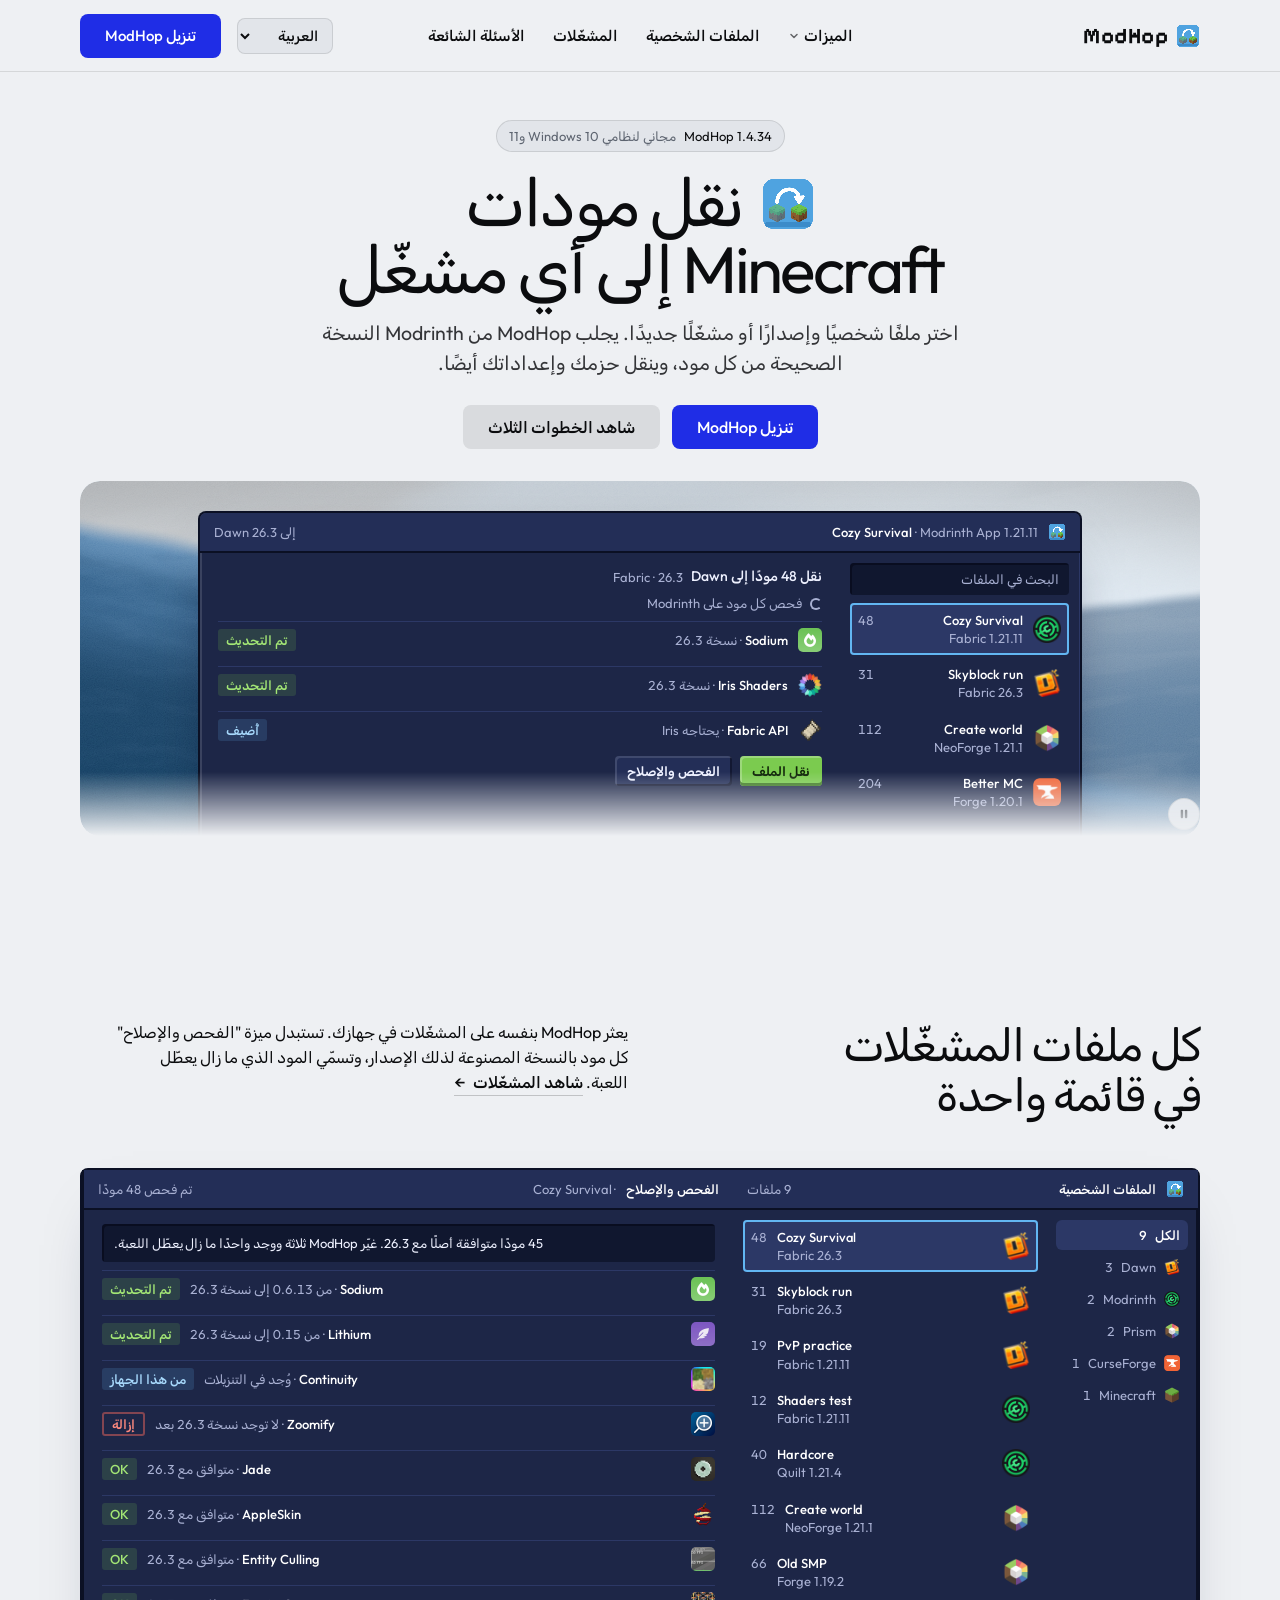
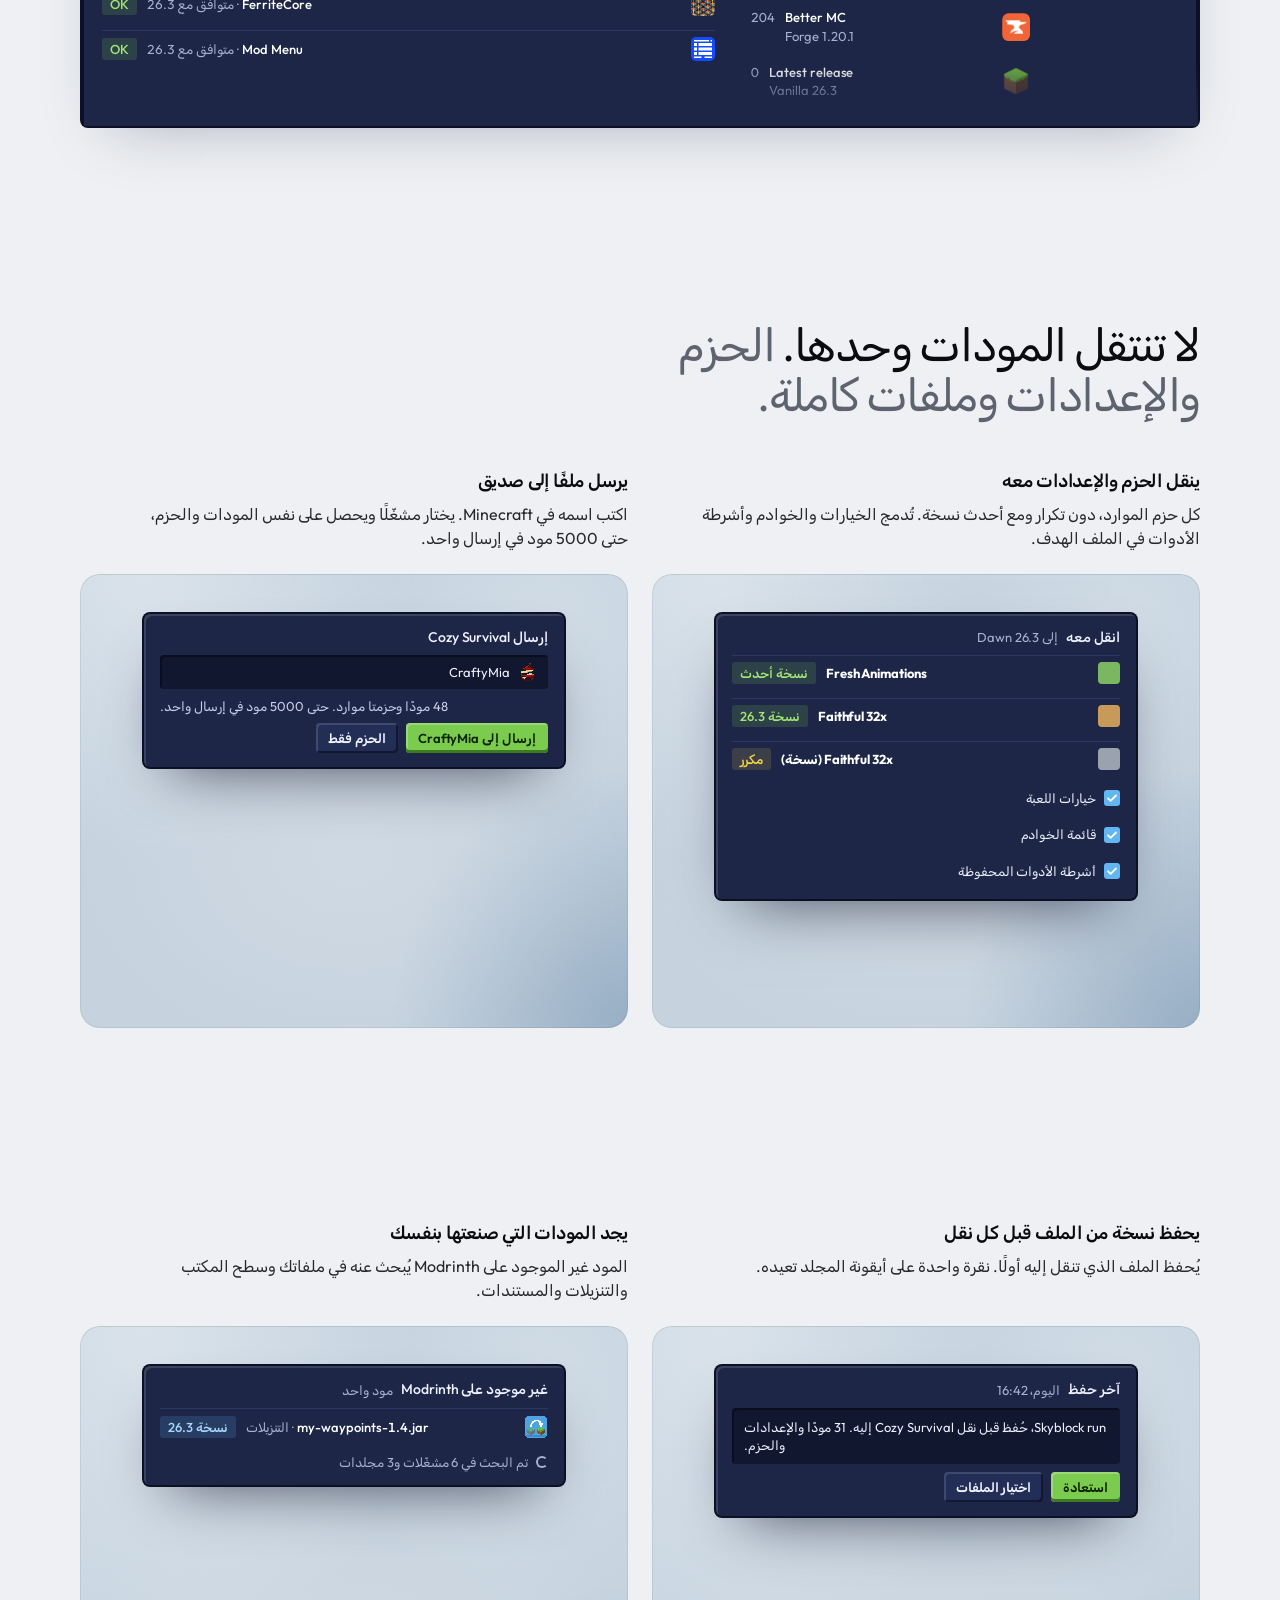
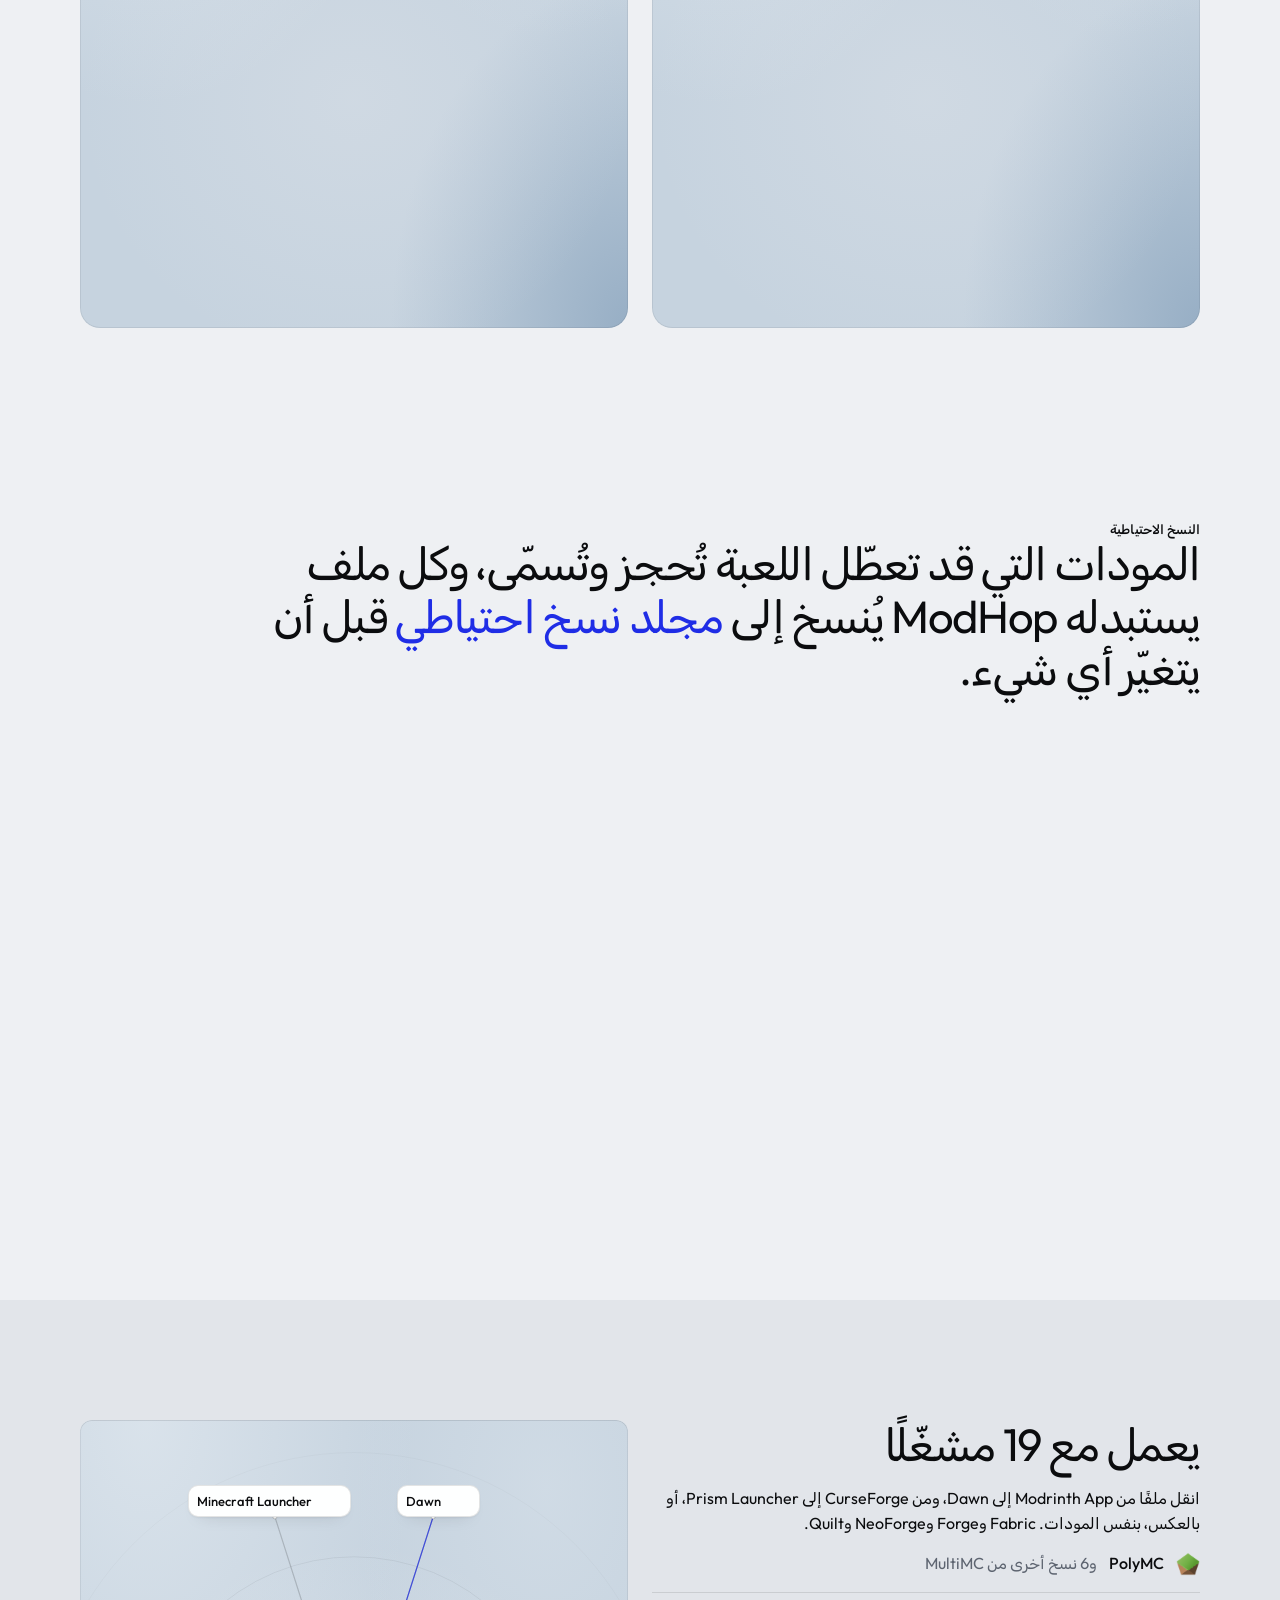
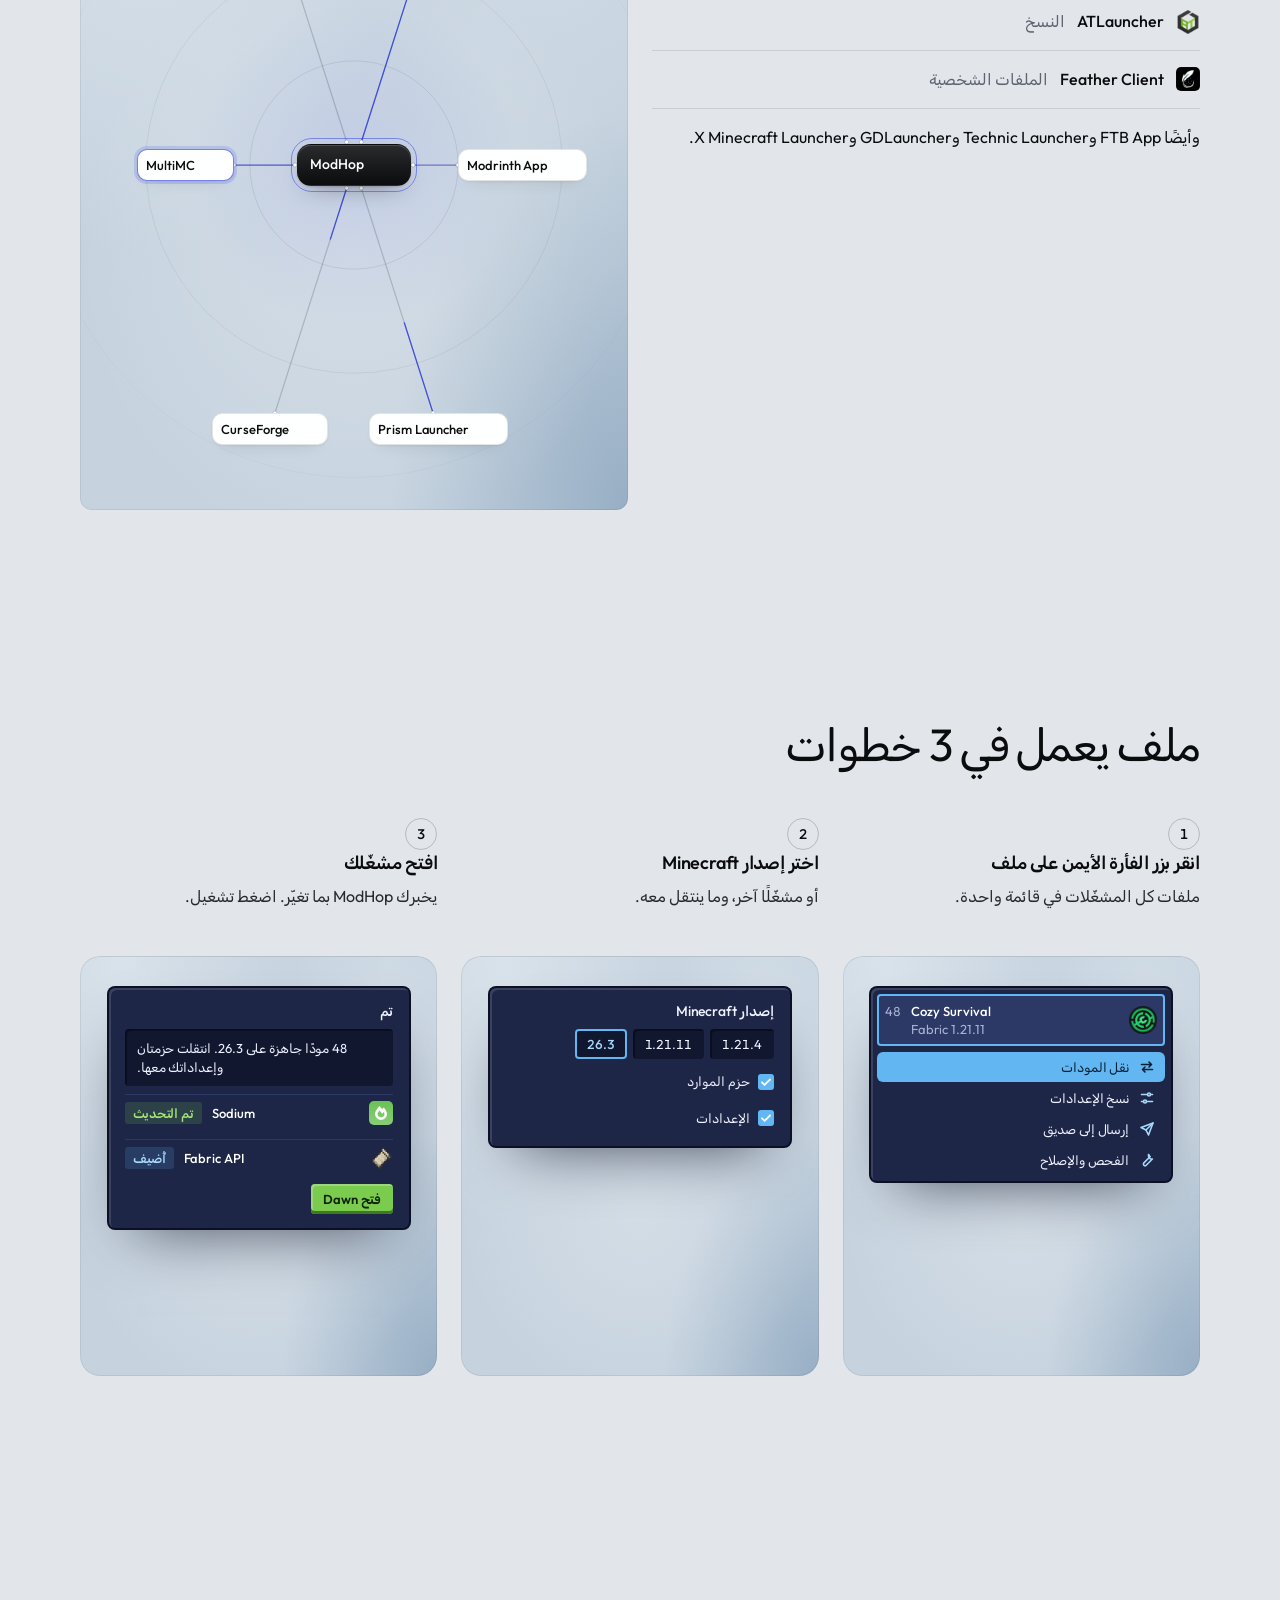
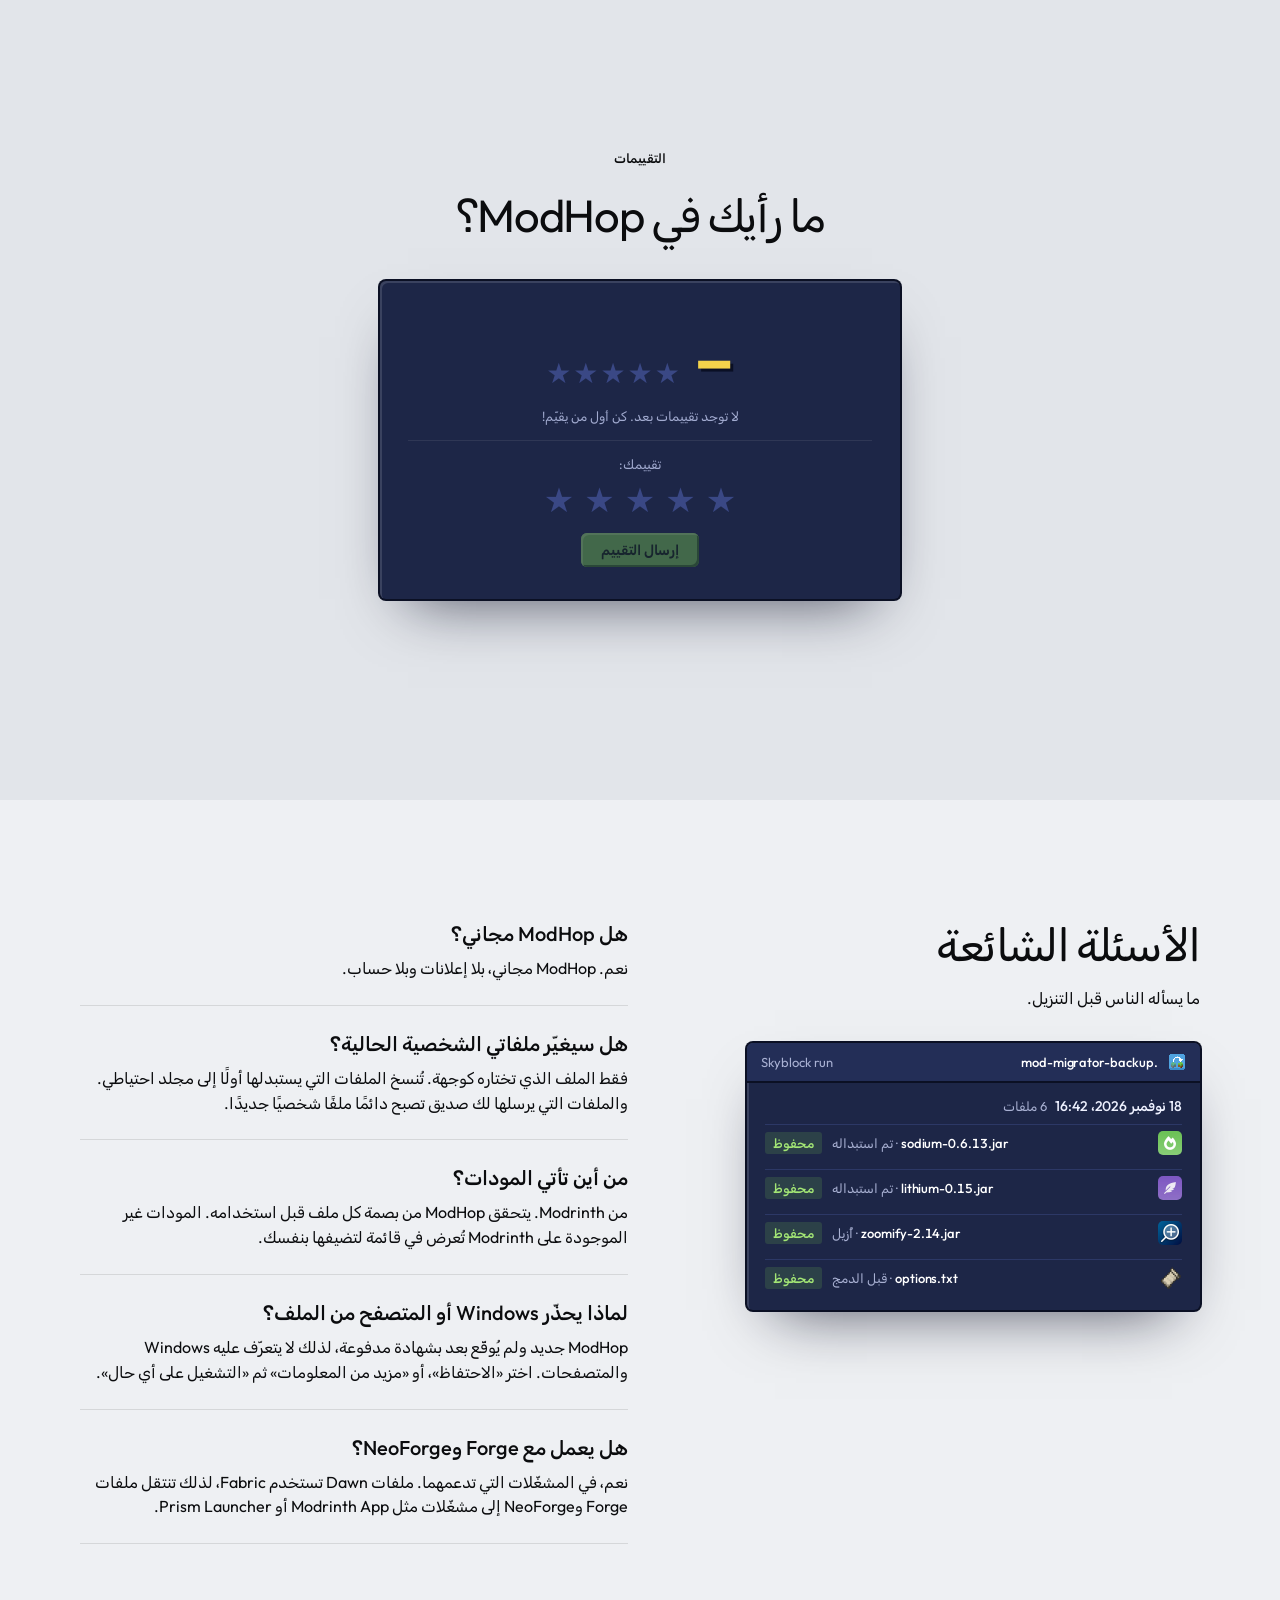
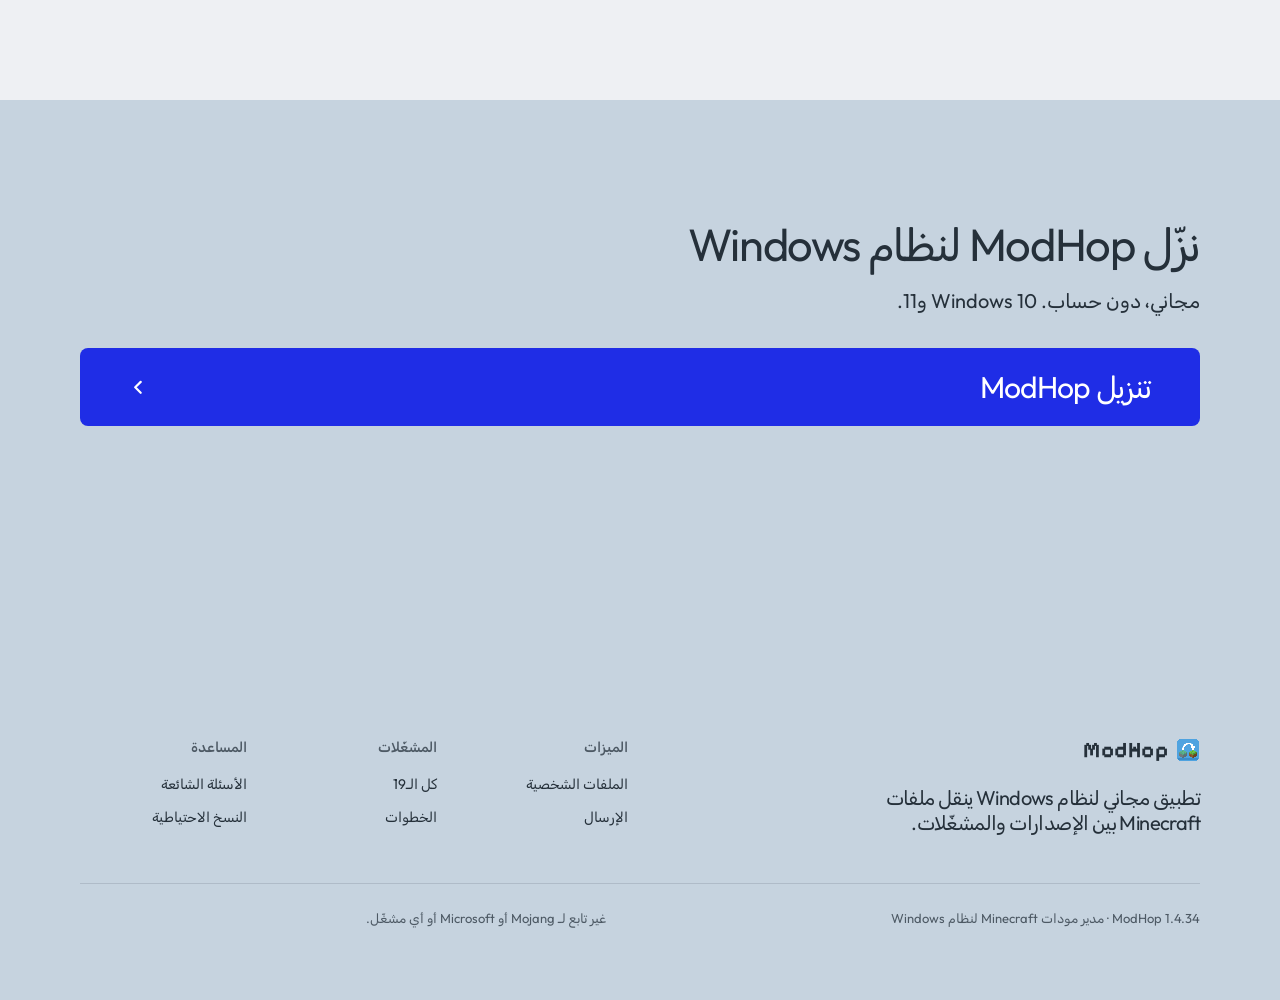
<file: ar/index.html>
<!doctype html>
<html lang="ar" dir="rtl" data-type="software" data-radius="soft" data-ground="sky" data-buttons="tonal" data-motion>
<head>
<meta charset="utf-8">
<meta name="viewport" content="width=device-width, initial-scale=1, viewport-fit=cover">
<meta name="google-site-verification" content="QtRZL0XjADzHEwSwGdXTZGX1Vj5kNe7svAyJf5yG7o0">
<title>ModHop – انقل مودات Minecraft إلى أي إصدار أو مشغّل</title>
<meta property="og:site_name" content="ModHop">
<meta name="application-name" content="ModHop">
<meta name="description" content="انقل مودات Minecraft وحزم الموارد والإعدادات إلى أي إصدار أو مشغّل: Dawn وModrinth App وPrism Launcher وMultiMC وCurseForge وMinecraft Launcher. مجاني لنظام Windows.">
<link rel="canonical" href="https://modhop.github.io/ar/">
<link rel="alternate" hreflang="en" href="https://modhop.github.io/">
<link rel="alternate" hreflang="he" href="https://modhop.github.io/he/">
<link rel="alternate" hreflang="zh" href="https://modhop.github.io/zh/">
<link rel="alternate" hreflang="hi" href="https://modhop.github.io/hi/">
<link rel="alternate" hreflang="es" href="https://modhop.github.io/es/">
<link rel="alternate" hreflang="ar" href="https://modhop.github.io/ar/">
<link rel="alternate" hreflang="fr" href="https://modhop.github.io/fr/">
<link rel="alternate" hreflang="x-default" href="https://modhop.github.io/">
<link rel="icon" href="/favicon.ico" sizes="any">
<link rel="icon" type="image/png" href="/logo.png">
<link rel="apple-touch-icon" href="/logo.png">
<meta property="og:type" content="website">
<meta property="og:title" content="ModHop – انقل مودات Minecraft إلى أي إصدار أو مشغّل">
<meta property="og:description" content="تطبيق مجاني لنظام Windows يحدّث مودات Minecraft إلى إصدار جديد وينقل الملفات الشخصية بين المشغّلات.">
<meta property="og:url" content="https://modhop.github.io/ar/">
<meta property="og:image" content="https://modhop.github.io/img/share-v3.jpg">
<meta property="og:image:width" content="1200">
<meta property="og:image:height" content="630">
<meta name="twitter:card" content="summary_large_image">
<script type="application/ld+json">{"@context":"https://schema.org","@type":"SoftwareApplication","name":"ModHop","operatingSystem":"Windows 10, Windows 11","applicationCategory":"GameApplication","aggregateRating":{"@type":"AggregateRating","ratingValue":"4","ratingCount":"4","bestRating":"5","worstRating":"1"},"description":"مدير ومحدّث مودات Minecraft مجاني ينقل المودات وحزم الموارد والإعدادات إلى أي إصدار أو مشغّل.","offers":{"@type":"Offer","price":"0","priceCurrency":"USD"},"downloadUrl":"https://da.gd/ModHop","url":"https://modhop.github.io/"}</script>
<script type="application/ld+json">{"@context":"https://schema.org","@type":"WebSite","name":"modhop.github.io","alternateName":["ModHop","ModHop Minecraft"],"url":"https://modhop.github.io/"}</script>
<script type="application/ld+json">{"@context":"https://schema.org","@type":"Organization","name":"ModHop","url":"https://modhop.github.io/","logo":"https://modhop.github.io/logo.png"}</script>
<meta name="theme-color" content="#eef0f3">
<meta name="site-kind" content="software">
<meta name="page-type" content="software">
<link rel="preconnect" href="https://fonts.googleapis.com">
<link rel="preconnect" href="https://fonts.gstatic.com" crossorigin>
<link href="https://fonts.googleapis.com/css2?family=Outfit:wght@400..600&family=Pixelify+Sans:wght@700&family=Rubik:wght@400;500;600&display=swap" rel="stylesheet">
<link rel="stylesheet" href="/assets/system.css">
<link rel="stylesheet" href="/assets/ui/cards.css">
<link rel="stylesheet" href="/assets/motion/motion.css">
<link rel="stylesheet" href="/assets/backgrounds/backgrounds.css">
<link rel="stylesheet" href="/assets/layout/layout.css">
<link rel="stylesheet" href="/assets/icons/icon.css">
<style>
:root {
  --p-bg: #eef0f3; --p-surface: #e2e5ea; --p-ink: #0b0c0e; --p-muted: #5d6470;
  --p-accent: #1f2de6; --p-accent-ink: #ffffff; --p-action: #1f2de6; --p-action-ink: #ffffff;
  --p-inv-bg: #0b0c0e; --p-inv-surface: #17181a; --p-inv-ink: #eef0f3; --p-inv-muted: #8e8f92;
  --p-inv-accent: #eef0f3; --p-inv-accent-ink: #0b0c0e; --p-inv-action: #eef0f3; --p-inv-action-ink: #0b0c0e;
  --font-display: "Outfit", "Rubik", system-ui, "Segoe UI", "Nirmala UI", "Microsoft YaHei", sans-serif;
  --font-text: "Outfit", "Rubik", system-ui, "Segoe UI", "Nirmala UI", "Microsoft YaHei", sans-serif;
  --font-mono: "DM Mono", ui-monospace, "SFMono-Regular", Menlo, Consolas, monospace;
  --display-weight: 400;
  --display-tracking: -0.03em;
  --display-tracking-xl: -0.04em;
  --ly-scale: 0.98;
}
</style>
<link rel="stylesheet" href="/assets/ui/base.css">
<link rel="stylesheet" href="/assets/diagrams/diagram.css">
<script>document.documentElement.classList.add('m-enter');setTimeout(()=>document.documentElement.classList.add('m-enter-done'),700)</script>
<script src="/assets/backgrounds/backgrounds.js"></script>
<script>document.documentElement.classList.add('mo-js');setTimeout(()=>document.documentElement.classList.add('mo-safe'),2500)</script>
<link rel="modulepreload" href="/assets/moments/moments.js">
<link rel="modulepreload" href="/assets/moments/lib.js">
<link rel="modulepreload" href="/assets/moments/word-highlight/moment.js">
<!-- page CSS: only what sits inside a visual (ModHop's own windows), and one --p-h per card group -->
<style>
  .hero--centred .hero__lead { color: color-mix(in oklab, var(--ink) 78%, var(--bg)); }
  /* the logo inline in the h1 */
  .h1-logo { display: inline-block; width: .82em; height: .82em; vertical-align: -.08em; margin-right: .12em; border-radius: .16em; image-rendering: pixelated; }

  /* ModHop's window: one look for the hero, the profiles frame and the card panels */
  .mh { --mh-ink: #14161a; --mh-muted: #5d6470; --mh-line: rgb(20 22 26 / .09); --mh-fill: #f4f5f7; --mh-ok: #0d6b3c; --mh-warn: #a35a00; --mh-acc: #1f2de6;
        background: #fff; color: var(--mh-ink); font: 400 13px/1.4 var(--font-text); border-radius: 12px; overflow: hidden;
        box-shadow: 0 0 0 1px rgb(20 22 26 / .08), 0 24px 60px -28px rgb(20 30 60 / .45); }
  .mh__bar { display: flex; align-items: center; gap: 10px; height: 40px; padding: 0 14px; border-bottom: 1px solid var(--mh-line); color: var(--mh-muted); white-space: nowrap; }
  .mh__bar img { width: 18px; height: 18px; border-radius: 4px; image-rendering: pixelated; }
  .mh__bar b { color: var(--mh-ink); font-weight: 500; }
  .mh__bar .sp { flex: 1; }
  .mh__body { display: grid; grid-template-columns: 240px minmax(0, 1fr); min-height: 420px; }
  .mh__list { border-right: 1px solid var(--mh-line); padding: 10px; display: grid; align-content: start; gap: 2px; }
  .mh__q { height: 32px; margin-bottom: 6px; border-radius: 8px; background: var(--mh-fill); display: flex; align-items: center; padding: 0 10px; color: var(--mh-muted); }
  .mh__p { display: grid; grid-template-columns: 28px minmax(0, 1fr) auto; gap: 0 10px; align-items: center; padding: 8px; border-radius: 8px; }
  .mh__p.is-on { background: color-mix(in oklab, var(--mh-acc) 9%, #fff); }
  .mh__p img { grid-row: 1 / span 2; width: 28px; height: 28px; border-radius: 6px; }
  .mh__p b { font-weight: 500; overflow: hidden; text-overflow: ellipsis; white-space: nowrap; }
  .mh__p span { grid-column: 2; color: var(--mh-muted); white-space: nowrap; overflow: hidden; text-overflow: ellipsis; }
  .mh__p em { grid-row: 1; grid-column: 3; font-style: normal; color: var(--mh-muted); font-variant-numeric: tabular-nums; }
  .mh__main { display: grid; align-content: start; gap: 8px; padding: 14px 18px; min-width: 0; }
  .mh__h { display: flex; align-items: center; gap: 8px; font-weight: 500; font-size: 14px; }
  .mh__h small { margin-left: auto; color: var(--mh-muted); font-weight: 400; font-size: 13px; }
  .mh__mod { display: grid; grid-template-columns: 24px minmax(0, 1fr) auto; gap: 10px; align-items: center; padding: 6px 0; border-top: 1px solid var(--mh-line); }
  .mh__mod img { width: 24px; height: 24px; border-radius: 5px; }
  .mh__mod b { font-weight: 500; }
  .mh__mod span { color: var(--mh-muted); font-variant-numeric: tabular-nums; }
  .mh__chip, .mh__rm { font-style: normal; }
  .mh__chip { height: 22px; padding: 0 8px; border-radius: 99px; display: inline-flex; align-items: center; font-size: 13px; font-weight: 500; white-space: nowrap; }
  .mh__chip--ok { background: #e3f4ea; color: var(--mh-ok); }
  .mh__chip--pc { background: #e6e9fd; color: var(--mh-acc); }
  .mh__chip--warn { background: #fbeedb; color: var(--mh-warn); }
  .mh__tool { display: flex; align-items: center; gap: 8px; color: var(--mh-muted); }
  .mh__tool::before { content: ""; width: 12px; height: 12px; border-radius: 50%; border: 2px solid currentColor; border-right-color: transparent; }
  .mh__sum { padding: 10px 12px; border-radius: 10px; background: var(--mh-fill); }
  .mh__acts { display: flex; gap: 8px; }
  .mh__acts span { height: 30px; padding: 0 12px; border-radius: 8px; display: inline-flex; align-items: center; font-weight: 500; background: var(--mh-acc); color: #fff; }
  .mh__acts span + span { background: var(--mh-fill); color: var(--mh-ink); box-shadow: inset 0 0 0 1px var(--mh-line); }
  .mh__rm { height: 24px; padding: 0 10px; border-radius: 6px; display: inline-flex; align-items: center; font-weight: 500; color: #b4232a; box-shadow: inset 0 0 0 1px rgb(180 35 42 / .3); }

  /* the hero frame's painted ground when WebGL is not there: a blue sky over green hills */
  .hero__window { background:
    radial-gradient(120% 60% at 70% 118%, #5d8a3a 0 40%, transparent 41%),
    radial-gradient(90% 50% at 10% 108%, #6f9e47 0 42%, transparent 43%),
    radial-gradient(80% 40% at 60% 92%, #9fb8c9 0 40%, transparent 41%),
    linear-gradient(#4f93d6, #a7cbea 70%, #cfe0ea); }
  .hero__window .mh__body { min-height: 400px; }

  /* the profiles frame (app-frame recipe) */
  .app.ui { display: grid; grid-template-columns: minmax(0, 5fr) minmax(0, 7fr); margin-top: var(--s-7); background: #fff; border: 1px solid rgb(20 22 26 / .1); border-radius: 14px; box-shadow: 0 24px 60px -32px rgb(20 30 60 / .35); }
  .app > .app__pane { position: relative; min-width: 0; min-height: 0; overflow: hidden; }
  .app > .app__pane + .app__pane { border-left: 1px solid rgb(20 22 26 / .09); }
  .app > .app__pane > .mh { border-radius: 0; box-shadow: none; height: 100%; }
  .app > .app__pane::after { content: ""; position: absolute; inset: auto 0 0 0; height: 64px; background: linear-gradient(transparent, #fff); pointer-events: none; }
  .app .mh__body { grid-template-columns: 150px minmax(0, 1fr); min-height: 0; height: calc(100% - 40px); }
  .app .mh__side { border-right: 1px solid rgb(20 22 26 / .09); padding: 10px 8px; display: grid; align-content: start; gap: 2px; color: #5d6470; }
  .app .mh__side span { display: flex; align-items: center; gap: 8px; height: 30px; padding: 0 8px; border-radius: 6px; white-space: nowrap; }
  .app .mh__side span.is-on { background: #f4f5f7; color: #14161a; font-weight: 500; }
  .app .mh__side img { width: 16px; height: 16px; border-radius: 3px; }
  .app .mh__side em { margin-left: auto; font-style: normal; font-variant-numeric: tabular-nums; }
  .app .mh__list { border-right: 0; }
  @media (min-width: 1024px) and (max-width: 1279px) { .app.ui { grid-template-columns: minmax(0, 4fr) minmax(0, 8fr); } }
  @media (max-width: 1023px) {
    .app.ui { grid-template-columns: minmax(0, 1fr); grid-template-rows: auto minmax(0, 1fr); }
    .app > .app__pane--list { max-height: 252px; }
    .app > .app__pane--list::after { display: none; }
    .app .mh__side { display: none; }
    .app .mh__body { grid-template-columns: minmax(0, 1fr); }
    .app > .app__pane + .app__pane { border-left: 0; border-top: 1px solid rgb(20 22 26 / .09); }
  }
  @media (max-width: 639px) {
    .app.ui { grid-template-rows: minmax(0, 1fr); }
    .app > .app__pane--list { display: none; }
    .app > .app__pane + .app__pane { border-top: 0; }
  }

  .more-launchers li { display: flex; align-items: center; gap: var(--s-3); } .more-launchers img { width: 24px; height: 24px; border-radius: 5px; } .more-launchers .rows__value { margin-left: auto; color: var(--muted); }
  .faq-mock { margin-top: var(--s-6); }
  /* card panels */
  #features .panel { --p-h: 340px; }
  #steps .panel { --p-h: 420px; }
  @media (min-width: 640px) and (max-width: 1279px) { #steps { --h: 2 } }
  @media (max-width: 639px) { #steps { --hm: 2 } #launchers { --hm: 2 } #features .mh__check { display: none; } }
  @media (max-width: 1279px) { .hero__window .mh__body { grid-template-columns: minmax(0, 1fr); } .hero__window .mh__list, .app .mh__side { display: none; } .app .mh__body { grid-template-columns: minmax(0, 1fr); } }
  .mh--card .mh__main { padding: 14px 16px; }
  .mh__pack { display: grid; grid-template-columns: 22px minmax(0, 1fr) auto; gap: 10px; align-items: center; padding: 6px 0; border-top: 1px solid var(--mh-line); }
  .mh__pack > .sw { width: 22px; height: 22px; border-radius: 4px; background: var(--c); }
  .mh__check { display: flex; align-items: center; gap: 8px; padding: 5px 0; }
  .mh__check::before { content: ""; width: 16px; height: 16px; border-radius: 4px; background: var(--mh-acc) url("data:image/svg+xml,%3Csvg xmlns='http://www.w3.org/2000/svg' viewBox='0 0 16 16'%3E%3Cpath d='m4 8.3 2.6 2.6L12 5.5' fill='none' stroke='white' stroke-width='1.8' stroke-linecap='round' stroke-linejoin='round'/%3E%3C/svg%3E") center/16px no-repeat; }
  .mh__field { height: 34px; border-radius: 8px; box-shadow: inset 0 0 0 1px var(--mh-line); display: flex; align-items: center; gap: 8px; padding: 0 10px; }
  .mh__field img { width: 20px; height: 20px; border-radius: 4px; image-rendering: pixelated; }
  .mh__note { color: #3f4550; }
  .mh__menu { display: grid; padding: 6px; gap: 1px; }
  .mh__menu span { height: 30px; display: flex; align-items: center; padding: 0 10px; border-radius: 6px; }
  .mh__menu span.is-on { background: var(--mh-acc); color: #fff; }
  .mh__seg { display: flex; flex-wrap: wrap; gap: 6px; }
  .mh__seg span { height: 30px; padding: 0 12px; display: inline-flex; align-items: center; border-radius: 8px; box-shadow: inset 0 0 0 1px var(--mh-line); font-variant-numeric: tabular-nums; }
  .mh__seg span.is-on { box-shadow: inset 0 0 0 2px var(--mh-acc); color: var(--mh-acc); font-weight: 500; }
  @media (max-width: 639px) {
    #features .panel { --p-h: 190px; } #steps .panel { --p-h: 356px; }
    .hero__window .mh__body { grid-template-columns: 1fr; }
    .hero__window .mh__list { display: none; }
    .hero__window .mh__bar .sp ~ span { display: none; }
    .hero__window .mh__tool { display: none; }
  }
  /* ---- the app's own look in every window: the inventory (dusk panels, bevels, grass for the action), so the site shows
     the real ModHop. Shared with the app: Outfit, the pixel wordmark, the drawn icon set, the status words. ---- */
  .mh { --mh-ink: #eef1ff; --mh-muted: #a9b1d3; --mh-line: #2c3866; --mh-fill: #10172f; --mh-ok: #a3e675; --mh-warn: #f4d34b; --mh-acc: #62b6f2;
        --hi: rgba(255,255,255,.13); --lo: rgba(4,7,20,.55);
        background: #1d2647; color: var(--mh-ink); border-radius: 6px;
        box-shadow: 0 0 0 2px #0b1024, inset 2px 2px 0 var(--hi), 0 28px 60px -28px rgb(6 9 30 / .7); }
  .mh__bar { background: #232e57; border-bottom: 2px solid #0b1024; }
  .mh__bar b { color: #fff; }
  .mh__q { background: var(--mh-fill); border-radius: 4px; box-shadow: inset 2px 2px 0 var(--lo); }
  .mh__p { border-radius: 4px; }
  .mh__p.is-on { background: #2c3866; box-shadow: inset 0 0 0 2px var(--mh-acc); }
  .mh__p b, .mh__mod b, .mh__pack b { color: #fff; }
  .mh__chip { border-radius: 3px; }
  .mh__chip--ok { background: rgba(123,203,79,.16); color: var(--mh-ok); }
  .mh__chip--pc { background: rgba(98,182,242,.16); color: #a6d8fb; }
  .mh__chip--warn { background: rgba(244,211,75,.14); color: var(--mh-warn); }
  .mh__rm { color: #ff8a7f; box-shadow: inset 0 0 0 2px rgb(255 107 94 / .45); border-radius: 3px; }
  .mh__sum { background: var(--mh-fill); border-radius: 4px; box-shadow: inset 2px 2px 0 var(--lo); }
  .mh__acts span { border-radius: 4px; background: #7bcb4f; color: #0f2408; font-weight: 600; box-shadow: inset 0 -3px 0 #3e7a22, inset 2px 2px 0 rgba(255,255,255,.25); }
  .mh__acts span + span { background: #232e57; color: #eef1ff; box-shadow: inset 2px 2px 0 var(--hi), inset -2px -2px 0 var(--lo); }
  .mh__check::before { background-color: var(--mh-acc); border-radius: 3px; }
  .mh__field { border-radius: 4px; background: var(--mh-fill); box-shadow: inset 2px 2px 0 var(--lo); }
  .mh__note { color: #c9cfea; }
  .mh__menu span { gap: 10px; }
  .mh__menu span svg { width: 16px; height: 16px; flex: none; color: #a6d8fb; }
  .mh__menu span.is-on { background: var(--mh-acc); color: #062033; }
  .mh__menu span.is-on svg { color: #062033; }
  .mh__seg span { border-radius: 4px; background: var(--mh-fill); box-shadow: inset 2px 2px 0 var(--lo); }
  .mh__seg span.is-on { box-shadow: inset 0 0 0 2px var(--mh-acc); color: #a6d8fb; }
  .app.ui { background: #1d2647; border: 2px solid #0b1024; border-radius: 8px; }
  .app > .app__pane + .app__pane { border-left: 2px solid #0b1024; }
  .app > .app__pane::after { background: linear-gradient(transparent, #1d2647); }
  .app .mh__side { border-right: 2px solid #0b1024; color: var(--mh-muted); }
  .app .mh__side span.is-on { background: #2c3866; color: #fff; }
  @media (max-width: 1023px) { .app > .app__pane + .app__pane { border-left: 0; border-top: 2px solid #0b1024; } }
  /* the pixel wordmark, as the app's title draws it */
  .mh .loop-pause:focus-visible { outline: 2px solid #ffffff; outline-offset: 2px; }
  @media (max-width: 359px) { .nav__logo .wordmark { letter-spacing: 0; font-size: 14px; } }
  .wordmark { font-family: "Pixelify Sans", var(--font-display); font-weight: 700; letter-spacing: .02em; }

  /* language picker (site.js fills it in) */
  select.lang { height: var(--btn-h-sm, 36px); padding: 0 10px; font: 500 14px var(--font-text); color: var(--ink); background: var(--surface, #e2e5ea); border: 1px solid var(--line); border-radius: 8px; cursor: pointer; }
  /* ratings */
  .rate__wrap { display: flex; flex-direction: column; align-items: center; justify-content: center; text-align: center; gap: var(--s-5, 20px); }
  .rate__wrap h2 { margin: 0; }
  .rate-card { display: grid; justify-items: center; gap: 14px; width: min(520px, 100%); padding: 40px 28px 32px; text-align: center; margin-top: var(--s-4, 16px); }
  .rate-pick { display: grid; justify-items: center; gap: 8px; padding-top: 14px; border-top: 1px solid rgba(255,255,255,.08); width: 100%; }
  .rate-avg b { font-size: 72px !important; }
  .rate-card .stars { font-size: 28px !important; }
  .rate-avg { display: flex; align-items: baseline; gap: 12px; }
  .rate-avg b { font: 600 52px/1 var(--font-display); font-variant-numeric: tabular-nums; color: #f4d34b; text-shadow: 3px 3px 0 #0a0f24; }
  .rate-card .stars { color: #f4d34b; letter-spacing: 2px; font-size: 22px; } .rate-card .stars .off { color: #3a4885; }
  .pick-stars { display: flex; gap: 6px; direction: ltr; }
  .pick-stars button { font-size: 34px; line-height: 1; background: none; border: 0; cursor: pointer; color: #3a4885; padding: 2px; transition: color .15s, transform .16s cubic-bezier(.23,1,.32,1); }
  .pick-stars button:active { transform: scale(.92); }
  .pick-stars button.on { color: #f4d34b; text-shadow: 0 0 12px rgba(244,211,75,.5); }
  /* Send: the same grass button as the app's actions, small, under the stars */
  .rate-send { font: 600 14px var(--font-text); color: #10240a; background: #7bcb4f; border: 0; border-radius: 6px; padding: 8px 20px; cursor: pointer;
    box-shadow: inset 2px 2px 0 #a3e675, inset -2px -2px 0 #3e7a22; transition: transform .16s cubic-bezier(.23,1,.32,1), filter .15s, opacity .15s; }
  .rate-send:hover:not(:disabled) { filter: brightness(1.08); }
  .rate-send:active:not(:disabled) { transform: scale(.97); }
  .rate-send:disabled { opacity: .4; cursor: default; }
  .rate-send:focus-visible { outline: 2px solid #fff; outline-offset: 2px; }
  .rate-card .msg { color: #a2abd0; margin: 0; } .msg.err { color: #ff6b5e !important; }
  .dl-count { color: var(--muted); margin: 0; }
  /* right-to-left pages (he, ar) */
  [dir=rtl] .stage > .fit { margin-inline: auto; } /* left and right both set: auto margins centre it in RTL too */
  [dir=rtl] .h1-logo { margin-right: 0; margin-left: .12em; }
  [dir=rtl] .m-arrow, [dir=rtl] .link::after { transform: scaleX(-1); }
</style>
</head>
<body>
<!-- type: software (a free Windows app that moves Minecraft mods between versions and launchers)
     deal: hero centred, nav nav-centre (dealt nav-cards, re-dealt: no photographs for its picture cards), close close-type,
           footer footer-statement, rhythm surface-pairs, buttons tonal, mark: the client's own logo (dealt arc, replaced),
           palette cool-grey-cobalt (a Windows utility's cool settings-window grey, cobalt for the one action),
           type outfit (funnel and gabarito failed hero-lines: 3 lines at 1440), effect painterly-landscape in the hero frame (sky and hills: Minecraft's own first view)
     moments: word-highlight in #backups (its own statement section) -->
<header class="nav nav--centre">
  <div class="wrap nav__bar">
    <a class="skip-link" href="#top">تخطَّ إلى المحتوى</a>
    <a class="nav__logo" href="#top"><img src="/logo.png" alt="" width="24" height="24" style="image-rendering:pixelated;border-radius:5px"><span class="wordmark">ModHop</span></a>
    <nav class="nav__links" aria-label="Main">
      <div class="nav__item">
        <a class="nav__link" href="#features">الميزات <svg class="chev" viewBox="0 0 12 12" aria-hidden="true"><path d="M3 4.5l3 3 3-3" fill="none" stroke="currentColor" stroke-width="1.5" stroke-linecap="round" stroke-linejoin="round"/></svg></a>
        <div class="nav__menu">
          <div class="wrap grid">
            <div class="menu-col span-3">
              <p class="t-label">النقل</p>
              <a href="#profiles">الملفات الشخصية<span>كل المشغّلات في قائمة واحدة</span></a>
              <a href="#features">الحزم والإعدادات<span>الخيارات والخوادم وأشرطة الأدوات</span></a>
              <a href="#backups">النسخ الاحتياطية<span>حفظ أخير قبل كل نقل</span></a>
            </div>
            <div class="menu-col span-3">
              <p class="t-label">المشاركة</p>
              <a href="#features">إرسال إلى صديق<span>باسم Minecraft</span></a>
              <a href="#launchers">المشغّلات<span>تسعة عشر، تُكتشف تلقائيًا</span></a>
            </div>
          </div>
        </div>
      </div>
      <div class="nav__item"><a class="nav__link" href="#profiles">الملفات الشخصية</a></div>
      <div class="nav__item"><a class="nav__link" href="#launchers">المشغّلات</a></div>
      <div class="nav__item"><a class="nav__link" href="#faq">الأسئلة الشائعة</a></div>
    </nav>
    <div class="nav__actions">
      <select class="lang" aria-label="Language" onchange="location.href=this.value"><option value="https://modhop.github.io/">English</option><option value="https://modhop.github.io/he/">עברית</option><option value="https://modhop.github.io/zh/">中文</option><option value="https://modhop.github.io/hi/">हिन्दी</option><option value="https://modhop.github.io/es/">Español</option><option value="https://modhop.github.io/ar/" selected>العربية</option><option value="https://modhop.github.io/fr/">Français</option></select>
      <a class="btn btn--primary" href="https://da.gd/ModHop">تنزيل ModHop</a>
    </div>
    <button class="nav__toggle" type="button" aria-expanded="false" aria-label="Menu">
      <svg width="18" height="18" viewBox="0 0 18 18" aria-hidden="true"><path d="M2 5h14M2 13h14" stroke="currentColor" stroke-width="1.6" stroke-linecap="round"/></svg>
    </button>
  </div>
</header>

<main id="top">
  <section class="hero hero--centred" data-enter aria-labelledby="hero-h">
    <div class="wrap"><div class="hero-text">
      <div class="hero__c">
        <a class="pill" href="#features"><span>ModHop 1.4.34</span><span class="muted">مجاني لنظامي Windows 10 و11</span></a>
        <h1 id="hero-h"><img width="28" height="28" class="h1-logo" src="/logo.png" alt=""> <span>نقل مودات Minecraft إلى أي مشغّل</span></h1>
        <p class="hero__lead">اختر ملفًا شخصيًا وإصدارًا أو مشغّلًا جديدًا. يجلب ModHop من Modrinth النسخة الصحيحة من كل مود، وينقل حزمك وإعداداتك أيضًا.</p>
        <div class="btn-row"><a class="btn btn--primary" href="https://da.gd/ModHop">تنزيل ModHop</a><a class="btn btn--secondary" href="#steps">شاهد الخطوات الثلاث</a></div>
      </div>
      <div class="hero__window" data-fx="painterly-landscape" data-fx-seed="11" role="img" aria-label="ModHop ينقل الملف Cozy Survival من Modrinth App على 1.21.11 إلى Dawn على 26.3">
        <div class="ly-piece mh" aria-hidden="true">
          <div class="mh__bar"><img width="28" height="28" src="/logo.png" alt=""><span><b>Cozy Survival</b> · Modrinth App 1.21.11</span><span class="sp"></span><span>إلى Dawn 26.3</span></div>
          <div class="mh__body">
            <div class="mh__list">
              <div class="mh__q">البحث في الملفات</div>
              <div class="mh__p is-on"><img width="28" height="28" src="/img/icons/modrinth.png" alt=""><b>Cozy Survival</b><em>48</em><span>Fabric 1.21.11</span></div>
              <div class="mh__p"><img width="28" height="28" src="/img/icons/dawn.png" alt=""><b>Skyblock run</b><em>31</em><span>Fabric 26.3</span></div>
              <div class="mh__p"><img width="28" height="28" src="/img/icons/prism.png" alt=""><b>Create world</b><em>112</em><span>NeoForge 1.21.1</span></div>
              <div class="mh__p"><img width="28" height="28" src="/img/icons/curseforge.png" alt=""><b>Better MC</b><em>204</em><span>Forge 1.20.1</span></div>
            </div>
            <div class="mh__main" data-ly-steps="900">
              <div class="mh__h">نقل 48 مودًا إلى Dawn <small>26.3 · Fabric</small></div>
              <div class="mh__tool" data-step>فحص كل مود على Modrinth</div>
              <div class="mh__mod" data-step><img width="28" height="28" src="/img/mods/sodium.webp" alt=""><span><b>Sodium</b> · نسخة 26.3</span><i class="mh__chip mh__chip--ok">تم التحديث</i></div>
              <div class="mh__mod" data-step><img width="28" height="28" src="/img/mods/iris.webp" alt=""><span><b>Iris Shaders</b> · نسخة 26.3</span><i class="mh__chip mh__chip--ok">تم التحديث</i></div>
              <div class="mh__mod" data-step><img width="28" height="28" src="/img/mods/fabric-api.png" alt=""><span><b>Fabric API</b> · يحتاجه Iris</span><i class="mh__chip mh__chip--pc">أُضيف</i></div>
              <div class="mh__acts" data-step><span>نقل الملف</span><span>الفحص والإصلاح</span></div>
            </div>
          </div>
        </div>
      </div>
    </div></div>
  </section>

  <section class="section" id="profiles" aria-labelledby="profiles-h">
    <div class="wrap">
      <div class="grid">
        <h2 class="span-5" id="profiles-h">كل ملفات المشغّلات في قائمة واحدة</h2>
        <p class="span-6 start-7">يعثر ModHop بنفسه على المشغّلات في جهازك. تستبدل ميزة "الفحص والإصلاح" كل مود بالنسخة المصنوعة لذلك الإصدار، وتسمّي المود الذي ما زال يعطّل اللعبة. <a class="link" href="#launchers">شاهد المشغّلات</a></p>
      </div>
      <div class="ui app fill" role="img" aria-label="قائمة ملفات ModHop بجانب "الفحص والإصلاح" لـ Cozy Survival: مودان محدّثان، وواحد من هذا الجهاز، وواحد محجوز مع زر إزالة">
        <div class="app__pane app__pane--list">
          <div class="mh">
            <div class="mh__bar"><img width="28" height="28" src="/logo.png" alt="" loading="lazy"><b>الملفات الشخصية</b><span class="sp"></span><span>9 ملفات</span></div>
            <div class="mh__body">
              <nav class="mh__side" aria-hidden="true">
                <span class="is-on">الكل<em>9</em></span>
                <span><img width="28" height="28" src="/img/icons/dawn.png" alt="" loading="lazy">Dawn<em>3</em></span>
                <span><img width="28" height="28" src="/img/icons/modrinth.png" alt="" loading="lazy">Modrinth<em>2</em></span>
                <span><img width="28" height="28" src="/img/icons/prism.png" alt="" loading="lazy">Prism<em>2</em></span>
                <span><img width="28" height="28" src="/img/icons/curseforge.png" alt="" loading="lazy">CurseForge<em>1</em></span>
                <span><img width="28" height="28" src="/img/icons/official.png" alt="" loading="lazy">Minecraft<em>1</em></span>
              </nav>
              <div class="mh__list">
                <div class="mh__p is-on"><img width="28" height="28" src="/img/icons/dawn.png" alt="" loading="lazy"><b>Cozy Survival</b><em>48</em><span>Fabric 26.3</span></div>
                <div class="mh__p"><img width="28" height="28" src="/img/icons/dawn.png" alt="" loading="lazy"><b>Skyblock run</b><em>31</em><span>Fabric 26.3</span></div>
                <div class="mh__p"><img width="28" height="28" src="/img/icons/dawn.png" alt="" loading="lazy"><b>PvP practice</b><em>19</em><span>Fabric 1.21.11</span></div>
                <div class="mh__p"><img width="28" height="28" src="/img/icons/modrinth.png" alt="" loading="lazy"><b>Shaders test</b><em>12</em><span>Fabric 1.21.11</span></div>
                <div class="mh__p"><img width="28" height="28" src="/img/icons/modrinth.png" alt="" loading="lazy"><b>Hardcore</b><em>40</em><span>Quilt 1.21.4</span></div>
                <div class="mh__p"><img width="28" height="28" src="/img/icons/prism.png" alt="" loading="lazy"><b>Create world</b><em>112</em><span>NeoForge 1.21.1</span></div>
                <div class="mh__p"><img width="28" height="28" src="/img/icons/prism.png" alt="" loading="lazy"><b>Old SMP</b><em>66</em><span>Forge 1.19.2</span></div>
                <div class="mh__p"><img width="28" height="28" src="/img/icons/curseforge.png" alt="" loading="lazy"><b>Better MC</b><em>204</em><span>Forge 1.20.1</span></div>
                <div class="mh__p"><img width="28" height="28" src="/img/icons/official.png" alt="" loading="lazy"><b>Latest release</b><em>0</em><span>Vanilla 26.3</span></div>
              </div>
            </div>
          </div>
        </div>
        <div class="app__pane app__pane--open">
          <div class="mh">
            <div class="mh__bar"><b>الفحص والإصلاح</b> · Cozy Survival<span class="sp"></span><span>تم فحص 48 مودًا</span></div>
            <div class="mh__main">
              <div class="mh__sum">45 مودًا متوافقة أصلًا مع 26.3. غيّر ModHop ثلاثة ووجد واحدًا ما زال يعطّل اللعبة.</div>
              <div class="mh__mod"><img width="28" height="28" src="/img/mods/sodium.webp" alt="" loading="lazy"><span><b>Sodium</b> · من 0.6.13 إلى نسخة 26.3</span><i class="mh__chip mh__chip--ok">تم التحديث</i></div>
              <div class="mh__mod"><img width="28" height="28" src="/img/mods/lithium.webp" alt="" loading="lazy"><span><b>Lithium</b> · من 0.15 إلى نسخة 26.3</span><i class="mh__chip mh__chip--ok">تم التحديث</i></div>
              <div class="mh__mod"><img width="28" height="28" src="/img/mods/continuity.png" alt="" loading="lazy"><span><b>Continuity</b> · وُجد في التنزيلات</span><i class="mh__chip mh__chip--pc">من هذا الجهاز</i></div>
              <div class="mh__mod"><img width="28" height="28" src="/img/mods/zoomify.webp" alt="" loading="lazy"><span><b>Zoomify</b> · لا توجد نسخة 26.3 بعد</span><i class="mh__rm">إزالة</i></div>
              <div class="mh__mod"><img width="28" height="28" src="/img/mods/jade.webp" alt="" loading="lazy"><span><b>Jade</b> · متوافق مع 26.3</span><i class="mh__chip mh__chip--ok">OK</i></div>
              <div class="mh__mod"><img width="28" height="28" src="/img/mods/appleskin.png" alt="" loading="lazy"><span><b>AppleSkin</b> · متوافق مع 26.3</span><i class="mh__chip mh__chip--ok">OK</i></div>
              <div class="mh__mod"><img width="28" height="28" src="/img/mods/entityculling.webp" alt="" loading="lazy"><span><b>Entity Culling</b> · متوافق مع 26.3</span><i class="mh__chip mh__chip--ok">OK</i></div>
              <div class="mh__mod"><img width="28" height="28" src="/img/mods/ferrite-core.webp" alt="" loading="lazy"><span><b>FerriteCore</b> · متوافق مع 26.3</span><i class="mh__chip mh__chip--ok">OK</i></div>
              <div class="mh__mod"><img width="28" height="28" src="/img/mods/modmenu.png" alt="" loading="lazy"><span><b>Mod Menu</b> · متوافق مع 26.3</span><i class="mh__chip mh__chip--ok">OK</i></div>
            </div>
          </div>
        </div>
      </div>
    </div>
  </section>

  <section class="section g2" id="features" aria-labelledby="features-h">
    <div class="wrap">
      <div class="group">
        <div class="section-head">
          <h2 id="features-h">لا تنتقل المودات وحدها. <span class="muted">الحزم والإعدادات وملفات كاملة.</span></h2>
        </div>
        <div class="grid">
          <article class="card card--row card--open span-6">
            <h3>ينقل الحزم والإعدادات معه</h3>
            <p>كل حزم الموارد، دون تكرار ومع أحدث نسخة. تُدمج الخيارات والخوادم وأشرطة الأدوات في الملف الهدف.</p>
            <div class="panel" data-fx-seed="21">
              <div class="stage stage--fade-b"><div class="at-rise fit" style="--fit-max:420px;--ax:max(24px, 50% - 210px);--ay:40px;--ay-sm:16px">
                <div class="ui mh mh--card">
                  <div class="mh__main">
                    <div class="mh__h">انقل معه <small>إلى Dawn 26.3</small></div>
                    <div class="mh__pack"><span class="sw" style="--c:#7bb661"></span><span><b>Fresh Animations</b></span><i class="mh__chip mh__chip--ok">نسخة أحدث</i></div>
                    <div class="mh__pack"><span class="sw" style="--c:#c89a5a"></span><span><b>Faithful 32x</b></span><i class="mh__chip mh__chip--ok">نسخة 26.3</i></div>
                    <div class="mh__pack"><span class="sw" style="--c:#9aa3ad"></span><span><b>Faithful 32x (نسخة)</b></span><i class="mh__chip mh__chip--warn">مكرر</i></div>
                    <div class="mh__check">خيارات اللعبة</div>
                    <div class="mh__check">قائمة الخوادم</div>
                    <div class="mh__check">أشرطة الأدوات المحفوظة</div>
                  </div>
                </div>
              </div></div>
            </div>
          </article>
          <article class="card card--row card--open span-6">
            <h3>يرسل ملفًا إلى صديق</h3>
            <p>اكتب اسمه في Minecraft. يختار مشغّلًا ويحصل على نفس المودات والحزم، حتى 5000 مود في إرسال واحد.</p>
            <div class="panel" data-fx-seed="34">
              <div class="stage stage--fade-b"><div class="at-rise fit" style="--fit-max:420px;--ax:max(24px, 50% - 210px);--ay:40px;--ay-sm:16px">
                <div class="ui mh mh--card">
                  <div class="mh__main">
                    <div class="mh__h">إرسال Cozy Survival</div>
                    <div class="mh__field"><img width="28" height="28" src="/img/mods/appleskin.png" alt="" loading="lazy">CraftyMia</div>
                    <div class="mh__note">48 مودًا وحزمتا موارد. حتى 5000 مود في إرسال واحد.</div>
                    <div class="mh__acts"><span>إرسال إلى CraftyMia</span><span>الحزم فقط</span></div>
                  </div>
                </div>
              </div></div>
            </div>
          </article>
        </div>
      </div>
      <div class="grid">
        <article class="card card--row card--open span-6">
          <h3>يحفظ نسخة من الملف قبل كل نقل</h3>
          <p>يُحفظ الملف الذي تنقل إليه أولًا. نقرة واحدة على أيقونة المجلد تعيده.</p>
          <div class="panel" data-fx-seed="47">
            <div class="stage stage--fade-b"><div class="at-rise fit" style="--fit-max:420px;--ax:max(24px, 50% - 210px);--ay:40px;--ay-sm:16px">
              <div class="ui mh mh--card">
                <div class="mh__main">
                  <div class="mh__h">آخر حفظ <small>اليوم، 16:42</small></div>
                  <div class="mh__sum">Skyblock run، حُفظ قبل نقل Cozy Survival إليه. 31 مودًا والإعدادات والحزم.</div>
                  <div class="mh__acts"><span>استعادة</span><span>اختيار الملفات</span></div>
                </div>
              </div>
            </div></div>
          </div>
        </article>
        <article class="card card--row card--open span-6">
          <h3>يجد المودات التي صنعتها بنفسك</h3>
          <p>المود غير الموجود على Modrinth يُبحث عنه في ملفاتك وسطح المكتب والتنزيلات والمستندات.</p>
          <div class="panel" data-fx-seed="58">
            <div class="stage stage--fade-b"><div class="at-rise fit" style="--fit-max:420px;--ax:max(24px, 50% - 210px);--ay:40px;--ay-sm:16px">
              <div class="ui mh mh--card">
                <div class="mh__main">
                  <div class="mh__h">غير موجود على Modrinth <small>مود واحد</small></div>
                  <div class="mh__mod"><img width="28" height="28" src="/logo.png" alt="" style="image-rendering:pixelated" loading="lazy"><span><b>my-waypoints-1.4.jar</b> · التنزيلات</span><i class="mh__chip mh__chip--pc">نسخة 26.3</i></div>
                  <div class="mh__tool">تم البحث في 6 مشغّلات و3 مجلدات</div>
                </div>
              </div>
            </div></div>
          </div>
        </article>
      </div>
    </div>
  </section>

  <section class="section statement" id="backups" data-moment="word-highlight" aria-label="النسخ الاحتياطية">
    <div class="wrap">
      <p class="t-label">النسخ الاحتياطية</p>
      <p class="mo-wh__text">المودات التي قد تعطّل اللعبة تُحجز وتُسمّى، وكل ملف يستبدله ModHop يُنسخ إلى <strong>مجلد نسخ احتياطي</strong> قبل أن يتغيّر أي شيء.</p>
    </div>
  </section>

  <section class="section ground-surface" id="launchers" aria-labelledby="launchers-h">
    <div class="wrap">
      <div class="grid grid--top fill">
        <div class="span-6 stack-4">
          <h2 id="launchers-h">يعمل مع 19 مشغّلًا</h2>
          <p>انقل ملفًا من Modrinth App إلى Dawn، ومن CurseForge إلى Prism Launcher، أو بالعكس، بنفس المودات. Fabric وForge وNeoForge وQuilt.</p>
          <ul class="rows more-launchers">
            <li><img width="28" height="28" src="/img/icons/polymc.png" alt="" loading="lazy"><span class="rows__name">PolyMC</span><span class="rows__value">و6 نسخ أخرى من MultiMC</span></li>
            <li><img width="28" height="28" src="/img/icons/atlauncher.png" alt="" loading="lazy"><span class="rows__name">ATLauncher</span><span class="rows__value">النسخ</span></li>
            <li><img width="28" height="28" src="/img/icons/feather.png" alt="" loading="lazy"><span class="rows__name">Feather Client</span><span class="rows__value">الملفات الشخصية</span></li>
          </ul>
          <p>وأيضًا FTB App وTechnic Launcher وGDLauncher وX Minecraft Launcher.</p>
        </div>
        <div class="panel span-6 start-7" style="--p-h: 690px"><div class="dg" data-diagram data-dg-still><script type="application/json">{"layout":"hub","alt":"ModHop in the middle, linked to Dawn, Modrinth App, Prism Launcher, CurseForge, MultiMC and the Minecraft Launcher.","center":{"label":"ModHop","icon":"/logo.png"},"spokes":[{"label":"Dawn","icon":"/img/icons/dawn.png"},{"label":"Modrinth App","icon":"/img/icons/modrinth.png"},{"label":"Prism Launcher","icon":"/img/icons/prism.png"},{"label":"CurseForge","icon":"/img/icons/curseforge.png"},{"label":"MultiMC","icon":"/img/icons/multimc.png"},{"label":"Minecraft Launcher","icon":"/img/icons/official.png"}]}</script></div></div>
      </div>
    </div>
  </section>

  <section class="section ground-surface" id="steps" aria-labelledby="steps-h">
    <div class="wrap">
      <div class="section-head"><h2 id="steps-h">ملف يعمل في 3 خطوات</h2></div>
      <div class="grid">
        <article class="card card--row card--open span-4">
          <span class="step-num">1</span>
          <h3>انقر بزر الفأرة الأيمن على ملف</h3>
          <p>ملفات كل المشغّلات في قائمة واحدة.</p>
          <div class="panel"><div class="stage stage--fade-b"><div class="at-rise fit" style="--fit-max:300px;--ax:max(20px, 50% - 150px);--ay:32px;--ay-sm:16px">
            <div class="ui mh mh--card"><div class="mh__p is-on" style="margin:6px 6px 0"><img width="28" height="28" src="/img/icons/modrinth.png" alt="" loading="lazy"><b>Cozy Survival</b><em>48</em><span>Fabric 1.21.11</span></div><div class="mh__menu"><span class="is-on"><svg viewBox="0 0 16 16" aria-hidden="true" fill="none" stroke="currentColor" stroke-width="1.6" stroke-linecap="round" stroke-linejoin="round"><path d="M2.5 5.5h10M10 3l2.5 2.5L10 8"/><path d="M13.5 10.5h-10M6 8l-2.5 2.5L6 13"/></svg>نقل المودات</span><span><svg viewBox="0 0 16 16" aria-hidden="true" fill="none" stroke="currentColor" stroke-width="1.6" stroke-linecap="round" stroke-linejoin="round"><path d="M2.5 4.5h6M11.5 4.5h2M2.5 11.5h2M7.5 11.5h6"/><circle cx="10" cy="4.5" r="1.5"/><circle cx="6" cy="11.5" r="1.5"/></svg>نسخ الإعدادات</span><span><svg viewBox="0 0 16 16" aria-hidden="true" fill="none" stroke="currentColor" stroke-width="1.6" stroke-linecap="round" stroke-linejoin="round"><path d="M14 2 7 9"/><path d="M14 2 9.5 14 7 9 2 6.5z"/></svg>إرسال إلى صديق</span><span><svg viewBox="0 0 16 16" aria-hidden="true" fill="none" stroke="currentColor" stroke-width="1.6" stroke-linecap="round" stroke-linejoin="round"><path d="M9.6 2.6a3.3 3.3 0 0 0 3.8 4.4L7.2 13.2a1.6 1.6 0 0 1-2.3-2.3L11 4.7"/><path d="M9.6 2.6 11 4.7"/></svg>الفحص والإصلاح</span></div></div>
          </div></div></div>
        </article>
        <article class="card card--row card--open span-4">
          <span class="step-num">2</span>
          <h3>اختر إصدار Minecraft</h3>
          <p>أو مشغّلًا آخر، وما ينتقل معه.</p>
          <div class="panel"><div class="stage stage--fade-b"><div class="at-rise fit" style="--fit-max:300px;--ax:max(20px, 50% - 150px);--ay:32px;--ay-sm:16px">
            <div class="ui mh mh--card"><div class="mh__main"><div class="mh__h">إصدار Minecraft</div><div class="mh__seg"><span>1.21.4</span><span>1.21.11</span><span class="is-on">26.3</span></div><div class="mh__check">حزم الموارد</div><div class="mh__check">الإعدادات</div></div></div>
          </div></div></div>
        </article>
        <article class="card card--row card--open span-4">
          <span class="step-num">3</span>
          <h3>افتح مشغّلك</h3>
          <p>يخبرك ModHop بما تغيّر. اضغط تشغيل.</p>
          <div class="panel"><div class="stage stage--fade-b"><div class="at-rise fit" style="--fit-max:300px;--ax:max(20px, 50% - 150px);--ay:32px;--ay-sm:16px">
            <div class="ui mh mh--card"><div class="mh__main"><div class="mh__h">تم</div><div class="mh__sum">48 مودًا جاهزة على 26.3. انتقلت حزمتان وإعداداتك معها.</div><div class="mh__mod"><img width="28" height="28" src="/img/mods/sodium.webp" alt="" loading="lazy"><span><b>Sodium</b></span><i class="mh__chip mh__chip--ok">تم التحديث</i></div><div class="mh__mod"><img width="28" height="28" src="/img/mods/fabric-api.png" alt="" loading="lazy"><span><b>Fabric API</b></span><i class="mh__chip mh__chip--pc">أُضيف</i></div><div class="mh__acts"><span>فتح Dawn</span></div></div></div>
          </div></div></div>
        </article>
      </div>
    </div>
  </section>

  <section class="section ground-surface rate" id="rate" aria-labelledby="rate-h">
    <div class="wrap rate__wrap">
      <p class="t-label">التقييمات</p>
      <h2 id="rate-h">ما رأيك في ModHop؟</h2>
      <div class="mh rate-card">
        <div class="rate-avg"><b id="rateAvg">–</b><span class="stars" id="rateStars" aria-hidden="true"><span class="off">★★★★★</span></span></div>
        <p class="msg" id="rateCount" data-one="تقييم واحد" data-many="{n} تقييمات">لا توجد تقييمات بعد. كن أول من يقيّم!</p>
        <div class="rate-pick">
          <p class="msg">تقييمك:</p>
          <div class="pick-stars" id="pick" role="group" aria-label="تقييمك"><button type="button" data-s="1" aria-label="نجمة واحدة">★</button><button type="button" data-s="2" aria-label="نجمتان">★</button><button type="button" data-s="3" aria-label="3 نجوم">★</button><button type="button" data-s="4" aria-label="4 نجوم">★</button><button type="button" data-s="5" aria-label="5 نجوم">★</button></div>
        </div>
        <button type="button" class="rate-send" id="rateSend" disabled>إرسال التقييم</button>
        <p class="msg" id="rateMsg" data-thanks="شكرًا! سيظهر تقييمك هنا خلال بضع ساعات." data-fail="تعذّر إرسال تقييمك. حاول لاحقًا." hidden></p>
      </div>
    </div>
  </section>

  <section class="section" id="faq" aria-labelledby="faq-h">
    <div class="wrap">
      <div class="grid grid--top">
        <div class="span-5 stack-4">
          <h2 id="faq-h">الأسئلة الشائعة</h2>
          <p>ما يسأله الناس قبل التنزيل.</p>
          <div class="ui mh faq-mock" role="img" aria-label="مجلد النسخ الاحتياطي الذي يكتبه ModHop قبل النقل، وفيه المودات المستبدلة وZoomify المحذوف">
            <div class="mh__bar"><img width="28" height="28" src="/logo.png" alt="" loading="lazy"><b>.mod-migrator-backup</b><span class="sp"></span><span>Skyblock run</span></div>
            <div class="mh__main">
              <div class="mh__h">18 نوفمبر 2026، 16:42 <small>6 ملفات</small></div>
              <div class="mh__mod"><img width="28" height="28" src="/img/mods/sodium.webp" alt="" loading="lazy"><span><b>sodium-0.6.13.jar</b> · تم استبداله</span><i class="mh__chip mh__chip--ok">محفوظ</i></div>
              <div class="mh__mod"><img width="28" height="28" src="/img/mods/lithium.webp" alt="" loading="lazy"><span><b>lithium-0.15.jar</b> · تم استبداله</span><i class="mh__chip mh__chip--ok">محفوظ</i></div>
              <div class="mh__mod"><img width="28" height="28" src="/img/mods/zoomify.webp" alt="" loading="lazy"><span><b>zoomify-2.14.jar</b> · أُزيل</span><i class="mh__chip mh__chip--ok">محفوظ</i></div>
              <div class="mh__mod"><img width="28" height="28" src="/img/mods/fabric-api.png" alt="" loading="lazy"><span><b>options.txt</b> · قبل الدمج</span><i class="mh__chip mh__chip--ok">محفوظ</i></div>
            </div>
          </div>
        </div>
        <div class="faq span-6 start-7">
          <div class="faq__item"><h3>هل ModHop مجاني؟</h3><p>نعم. ModHop مجاني، بلا إعلانات وبلا حساب.</p></div>
          <div class="faq__item"><h3>هل سيغيّر ملفاتي الشخصية الحالية؟</h3><p>فقط الملف الذي تختاره كوجهة. تُنسخ الملفات التي يستبدلها أولًا إلى مجلد احتياطي. والملفات التي يرسلها لك صديق تصبح دائمًا ملفًا شخصيًا جديدًا.</p></div>
          <div class="faq__item"><h3>من أين تأتي المودات؟</h3><p>من Modrinth. يتحقق ModHop من بصمة كل ملف قبل استخدامه. المودات غير الموجودة على Modrinth تُعرض في قائمة لتضيفها بنفسك.</p></div>
          <div class="faq__item"><h3>لماذا يحذّر Windows أو المتصفح من الملف؟</h3><p>ModHop جديد ولم يُوقّع بعد بشهادة مدفوعة، لذلك لا يتعرّف عليه Windows والمتصفحات. اختر «الاحتفاظ»، أو «مزيد من المعلومات» ثم «التشغيل على أي حال».</p></div>
          <div class="faq__item"><h3>هل يعمل مع Forge وNeoForge؟</h3><p>نعم، في المشغّلات التي تدعمهما. ملفات Dawn تستخدم Fabric، لذلك تنتقل ملفات Forge وNeoForge إلى مشغّلات مثل Modrinth App أو Prism Launcher.</p></div>
        </div>
      </div>
    </div>
  </section>
</main>

<footer class="footer closing footer--statement" id="contact" aria-labelledby="close-h">
  <div class="wrap">
    <div class="closing__cta close--type">
      <div class="section-head">
        <h2 id="close-h">نزّل ModHop لنظام Windows</h2>
        <p>مجاني، دون حساب. Windows 10 و11.</p>
        <p class="dl-count" id="dlCount" data-t="تم تنزيله {n} مرة" hidden></p>
      </div>
      <a class="btn btn--primary btn--xl btn--wide" href="https://da.gd/ModHop">تنزيل ModHop<svg class="m-arrow" viewBox="0 0 12 12" aria-hidden="true"><path class="m-arrow__stem" d="M1 6h8"/><path class="m-arrow__head" d="M4.5 2.5 8 6l-3.5 3.5"/></svg></a>
    </div>
    <div class="closing__links">
      <div class="grid">
        <div class="span-6 stack-4">
          <a class="nav__logo" href="#top"><img src="/logo.png" alt="" width="24" height="24" style="image-rendering:pixelated;border-radius:5px" loading="lazy"><span class="wordmark">ModHop</span></a>
          <p class="footer__lede">تطبيق مجاني لنظام Windows ينقل ملفات Minecraft بين الإصدارات والمشغّلات.</p>
        </div>
        <div class="span-2 footer__col"><h3>الميزات</h3><ul><li><a href="#profiles">الملفات الشخصية</a></li><li><a href="#features">الإرسال</a></li></ul></div>
        <div class="span-2 footer__col"><h3>المشغّلات</h3><ul><li><a href="#launchers">كل الـ19</a></li><li><a href="#steps">الخطوات</a></li></ul></div>
        <div class="span-2 footer__col"><h3>المساعدة</h3><ul><li><a href="#faq">الأسئلة الشائعة</a></li><li><a href="#backups">النسخ الاحتياطية</a></li></ul></div>
      </div>
      <div class="footer__legal">
        <span>ModHop 1.4.34 · مدير مودات Minecraft لنظام Windows</span>
        <span>غير تابع لـ Mojang أو Microsoft أو أي مشغّل.</span>
        <div class="socials"></div>
      </div>
    </div>
  </div>
</footer>

<script>
const LANG = document.documentElement.lang;
const fill = (el, n) => el.dataset.t.replace('{n}', n.toLocaleString(LANG));

// Real download count: installer downloads of every ModHop release, read from GitHub. Kept for a day in the
// browser, so the number refreshes daily; if GitHub can't be reached it simply isn't shown.
(async () => {
  const KEY = 'modhop-downloads', DAY = 24 * 60 * 60 * 1000;
  let n = null;
  try { const c = JSON.parse(localStorage.getItem(KEY)); if (c && Date.now() - c.at < DAY) n = c.n; } catch {}
  if (n === null) {
    try {
      const releases = await (await fetch('https://api.github.com/repos/springames147-art/ModHop/releases?per_page=100')).json();
      n = releases.flatMap(r => r.assets).filter(a => /^(Install-ModHop\.cmd|ModHop-Setup\.(exe|zip))$/.test(a.name)).reduce((s, a) => s + a.download_count, 0);
      try { localStorage.setItem(KEY, JSON.stringify({ n, at: Date.now() })); } catch {}
    } catch { return; }
  }
  for (const id of ['dlCount', 'dlCountTop']) { const el = document.getElementById(id); if (el) { el.textContent = fill(el, n); el.hidden = false; } }
})();

// Star ratings. A rating goes to a public relay topic; every hour a GitHub job in the site's repository counts
// them (one per browser, the newest wins) into ratings.json, which is shown here and given to search engines.
(async () => {
  const RELAY = 'https://ntfy.sh/modhop-ratings-v1';
  const DATA = 'https://raw.githubusercontent.com/modhop/modhop.github.io/main/ratings.json';
  const $ = id => document.getElementById(id);
  const stars = v => { const full = Math.round(v); return '<span>' + '★'.repeat(full) + '</span><span class="off">' + '★'.repeat(5 - full) + '</span>'; };
  let mine = 0, id = '';
  try { mine = Number(localStorage.getItem('modhop-rating')) || 0; id = localStorage.getItem('modhop-rater') || ''; } catch {}
  if (!/^[0-9a-f]{16}$/.test(id)) {
    id = [...crypto.getRandomValues(new Uint8Array(8))].map(b => b.toString(16).padStart(2, '0')).join('');
    try { localStorage.setItem('modhop-rater', id); } catch {}
  }
  const buttons = [...$('pick').querySelectorAll('button')];
  const paint = v => buttons.forEach(b => b.classList.toggle('on', Number(b.dataset.s) <= v));
  // A star click only picks; the Send button under the stars sends the picked rating.
  let picked = mine;
  const send = $('rateSend');
  paint(picked);
  buttons.forEach(b => {
    b.onmouseenter = () => paint(Number(b.dataset.s));
    b.onmouseleave = () => paint(picked);
    b.onclick = () => {
      picked = Number(b.dataset.s); paint(picked);
      buttons.forEach(x => x.setAttribute('aria-pressed', String(Number(x.dataset.s) === picked)));
      send.disabled = picked === mine;
      $('rateMsg').hidden = true;
    };
  });
  send.onclick = async () => {
    const s = picked, msg = $('rateMsg');
    if (!s) return;
    send.disabled = true;
    try {
      const res = await fetch(RELAY, { method: 'POST', body: JSON.stringify({ v: 1, kind: 'rating', id, stars: s }) });
      if (!res.ok) throw new Error(res.status);
      mine = s;
      try { localStorage.setItem('modhop-rating', String(s)); } catch {}
      msg.textContent = msg.dataset.thanks; msg.classList.remove('err');
    } catch { msg.textContent = msg.dataset.fail; msg.classList.add('err'); send.disabled = false; }
    msg.hidden = false;
  };
  try {
    const r = await (await fetch(DATA, { cache: 'no-cache' })).json();
    if (r.count > 0) {
      $('rateAvg').textContent = r.average.toLocaleString(LANG, { minimumFractionDigits: 1, maximumFractionDigits: 1 });
      $('rateStars').innerHTML = stars(r.average);
      const c = $('rateCount');
      c.textContent = r.count === 1 ? c.dataset.one : c.dataset.many.replace('{n}', r.count.toLocaleString(LANG));
    }
  } catch {}
})();
</script>
<script type="module" src="/assets/system.js"></script>
<script type="module" src="/assets/motion/motion.js"></script>
<script type="module" src="/assets/layout/layout.js"></script>
<script type="module" src="/assets/diagrams/mount.js"></script>
</body>
</html>
</file>
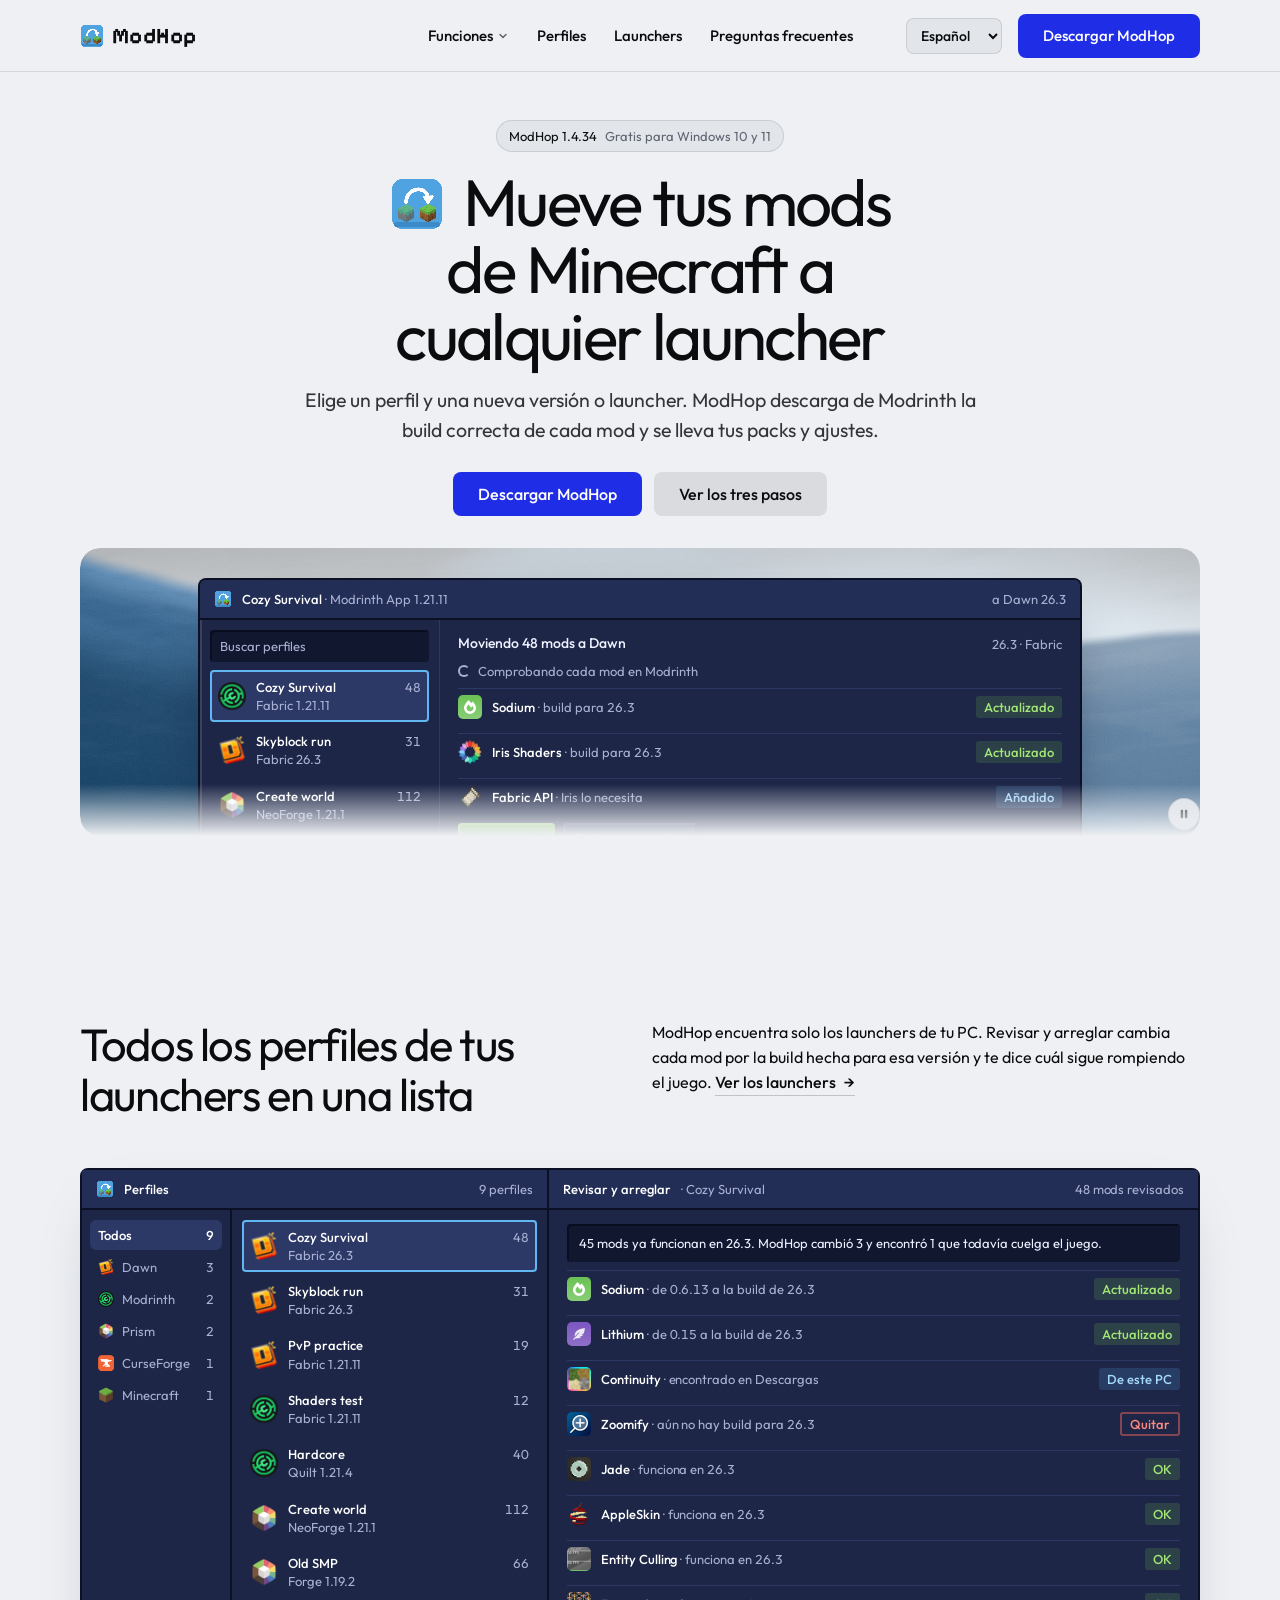
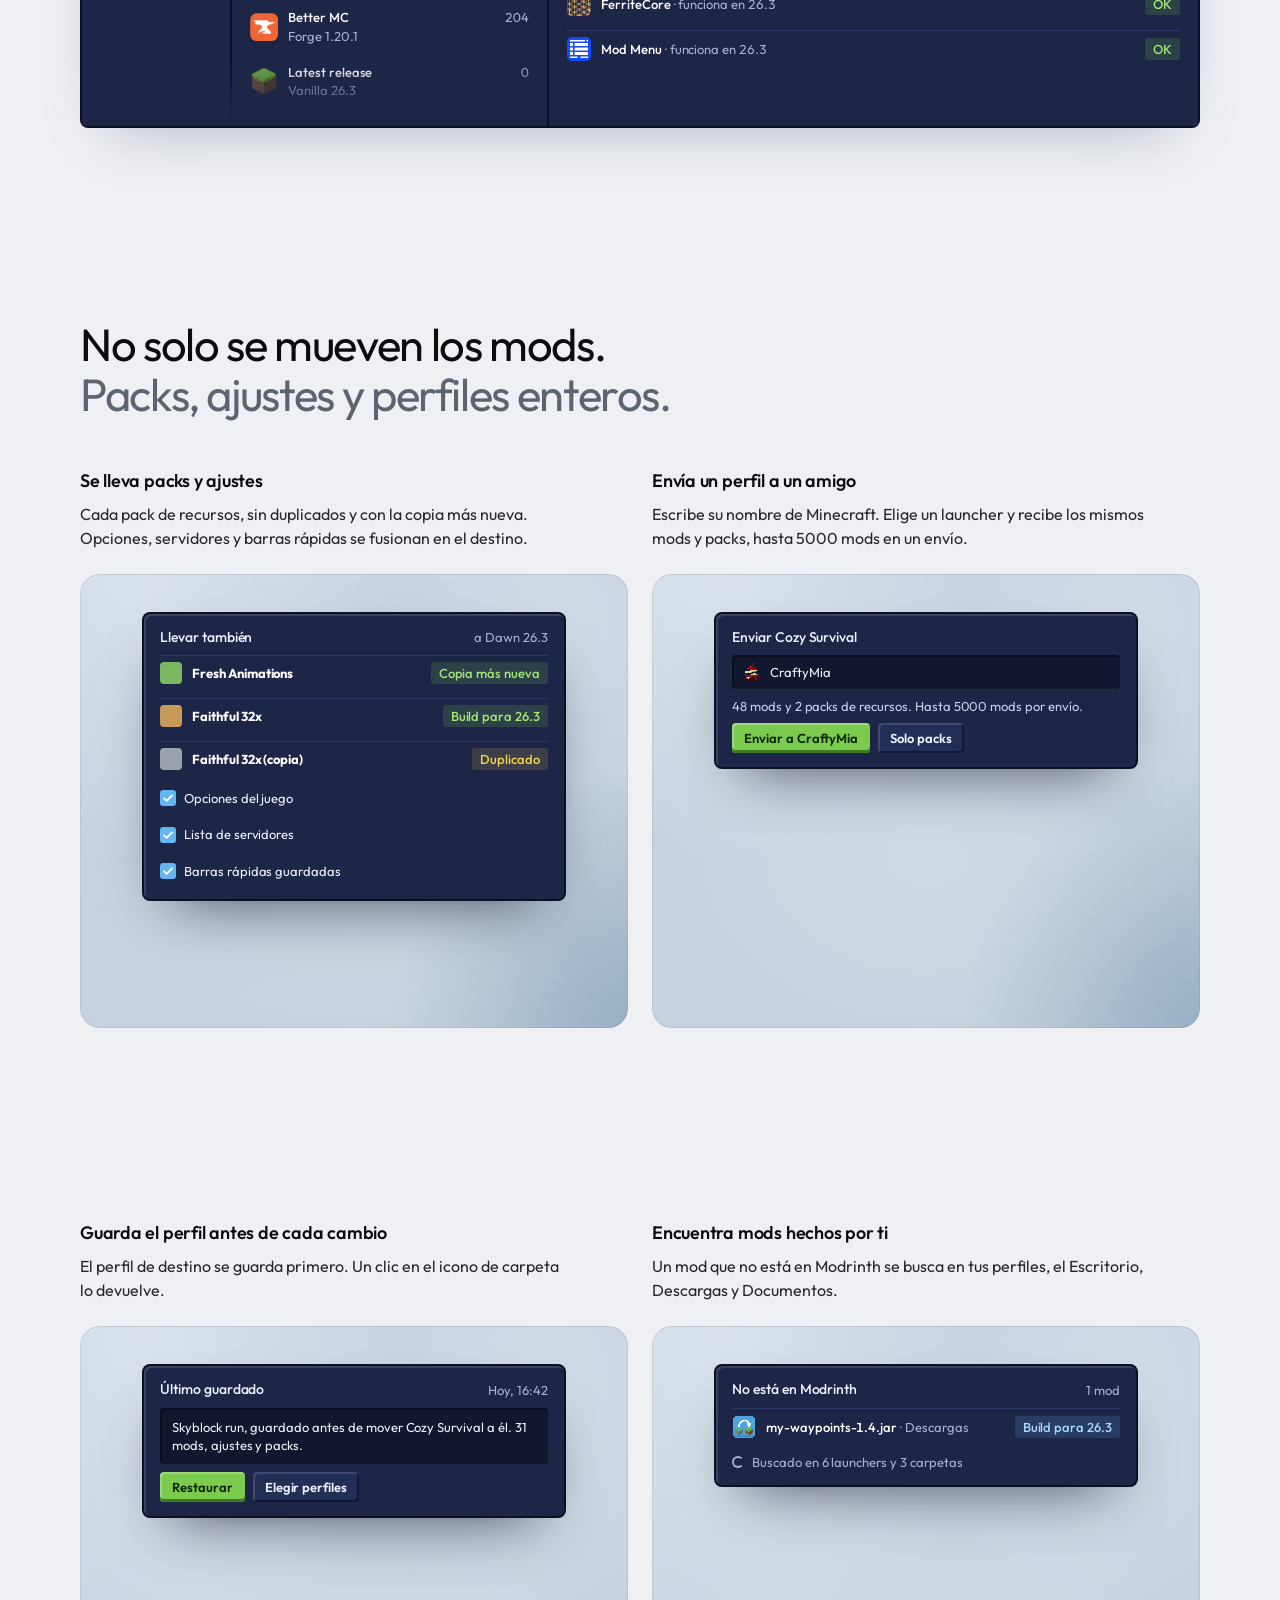
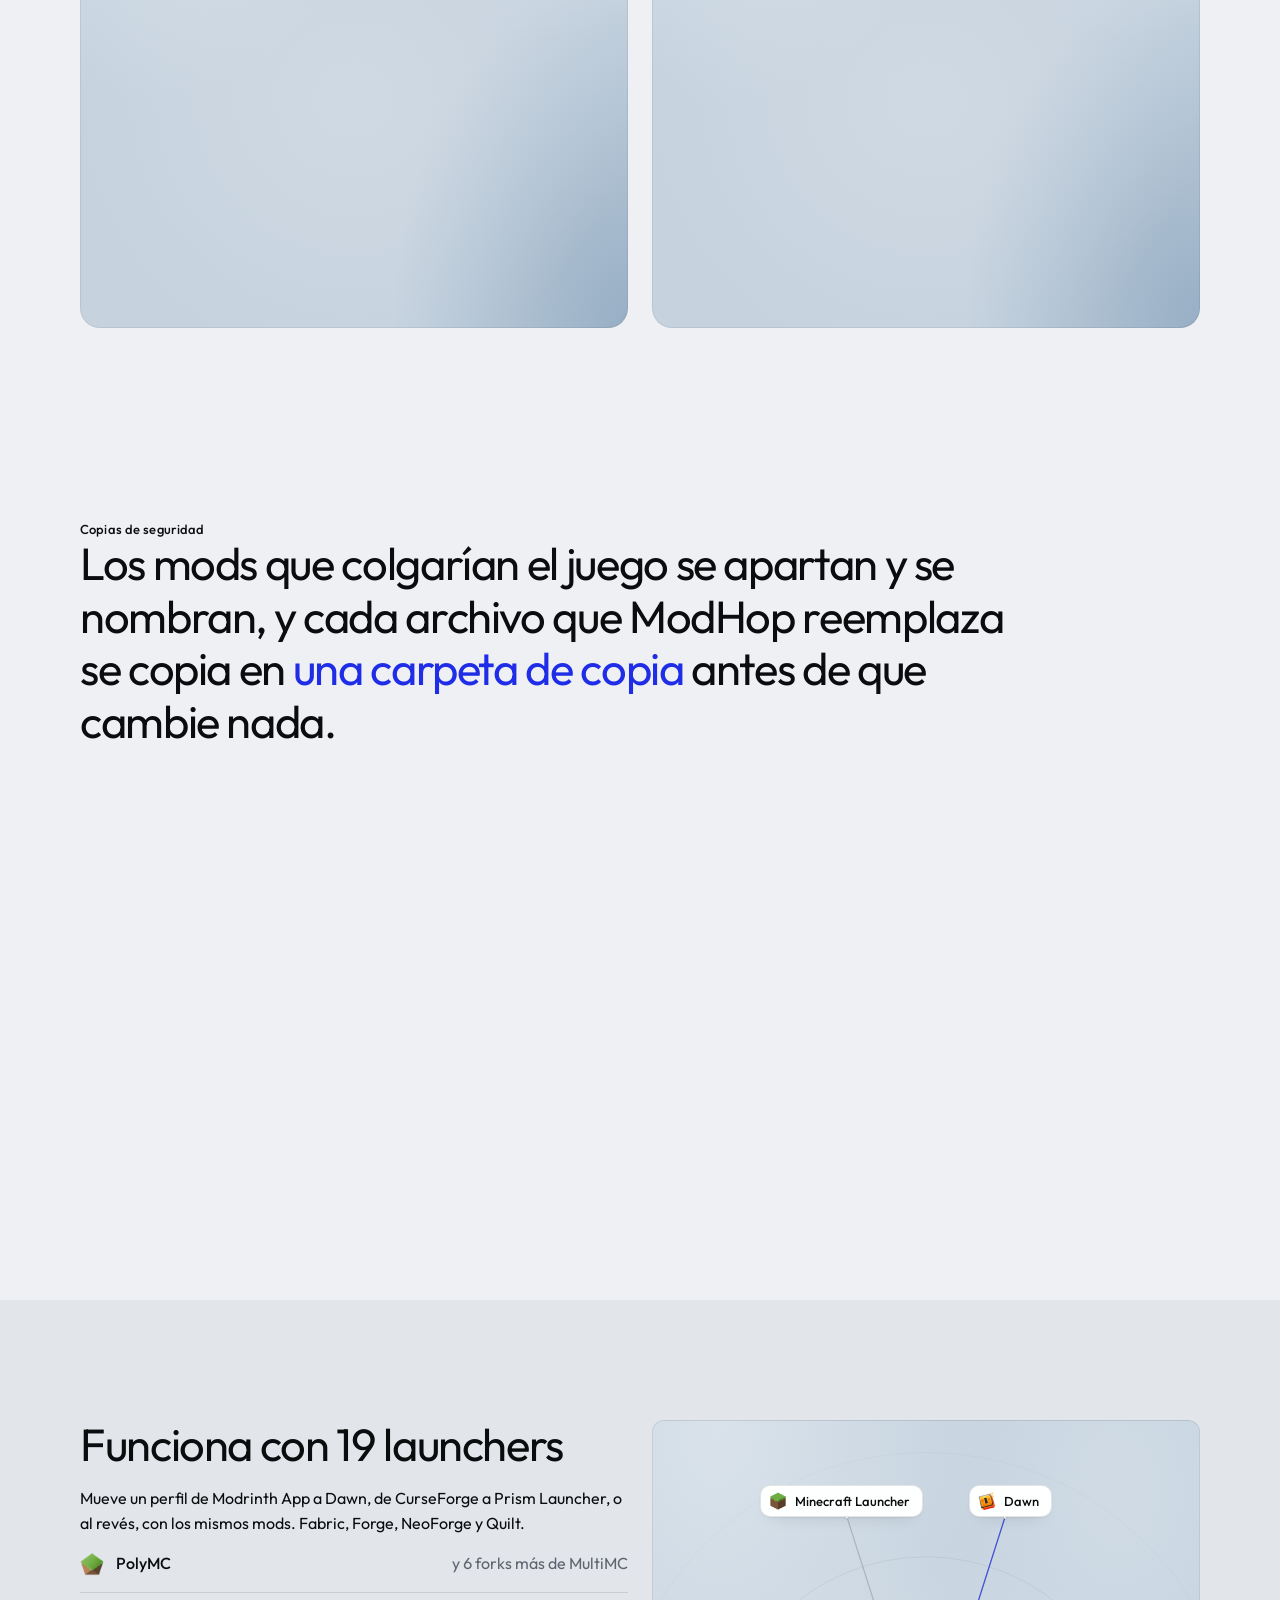
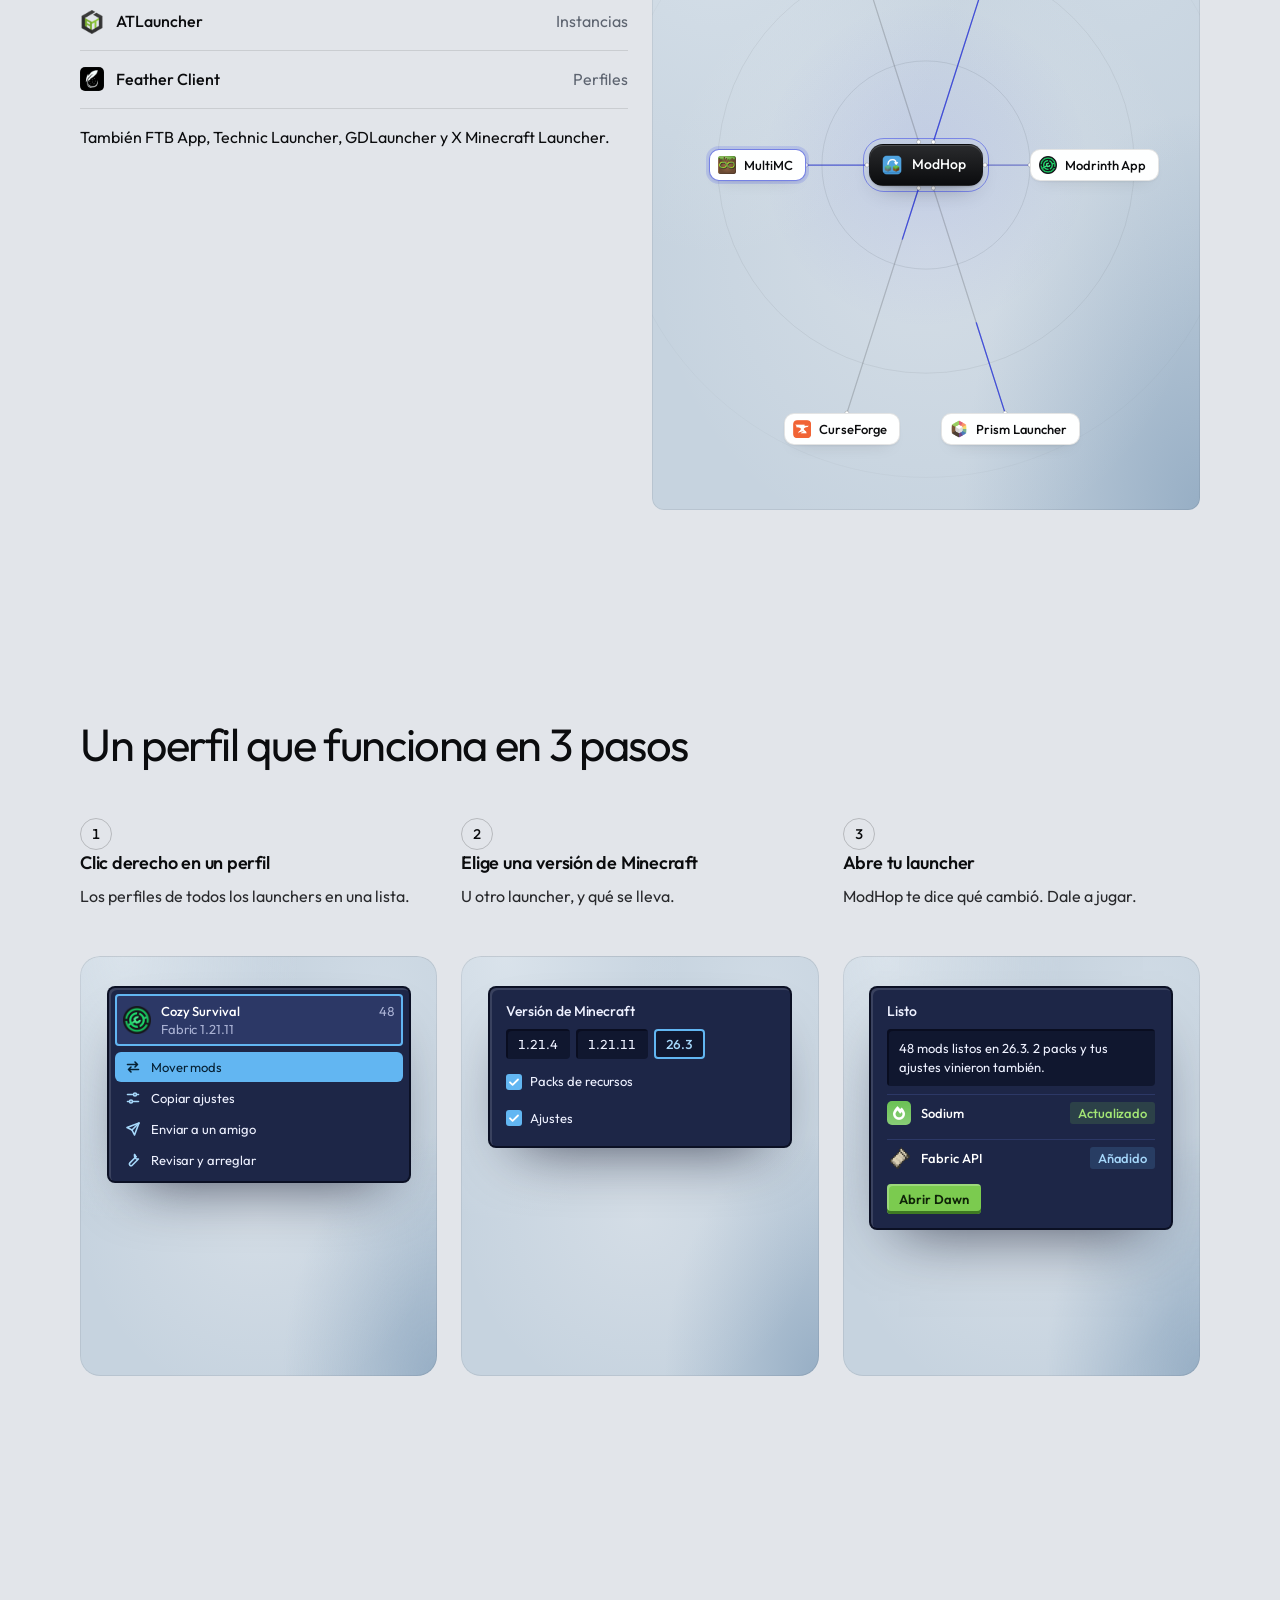
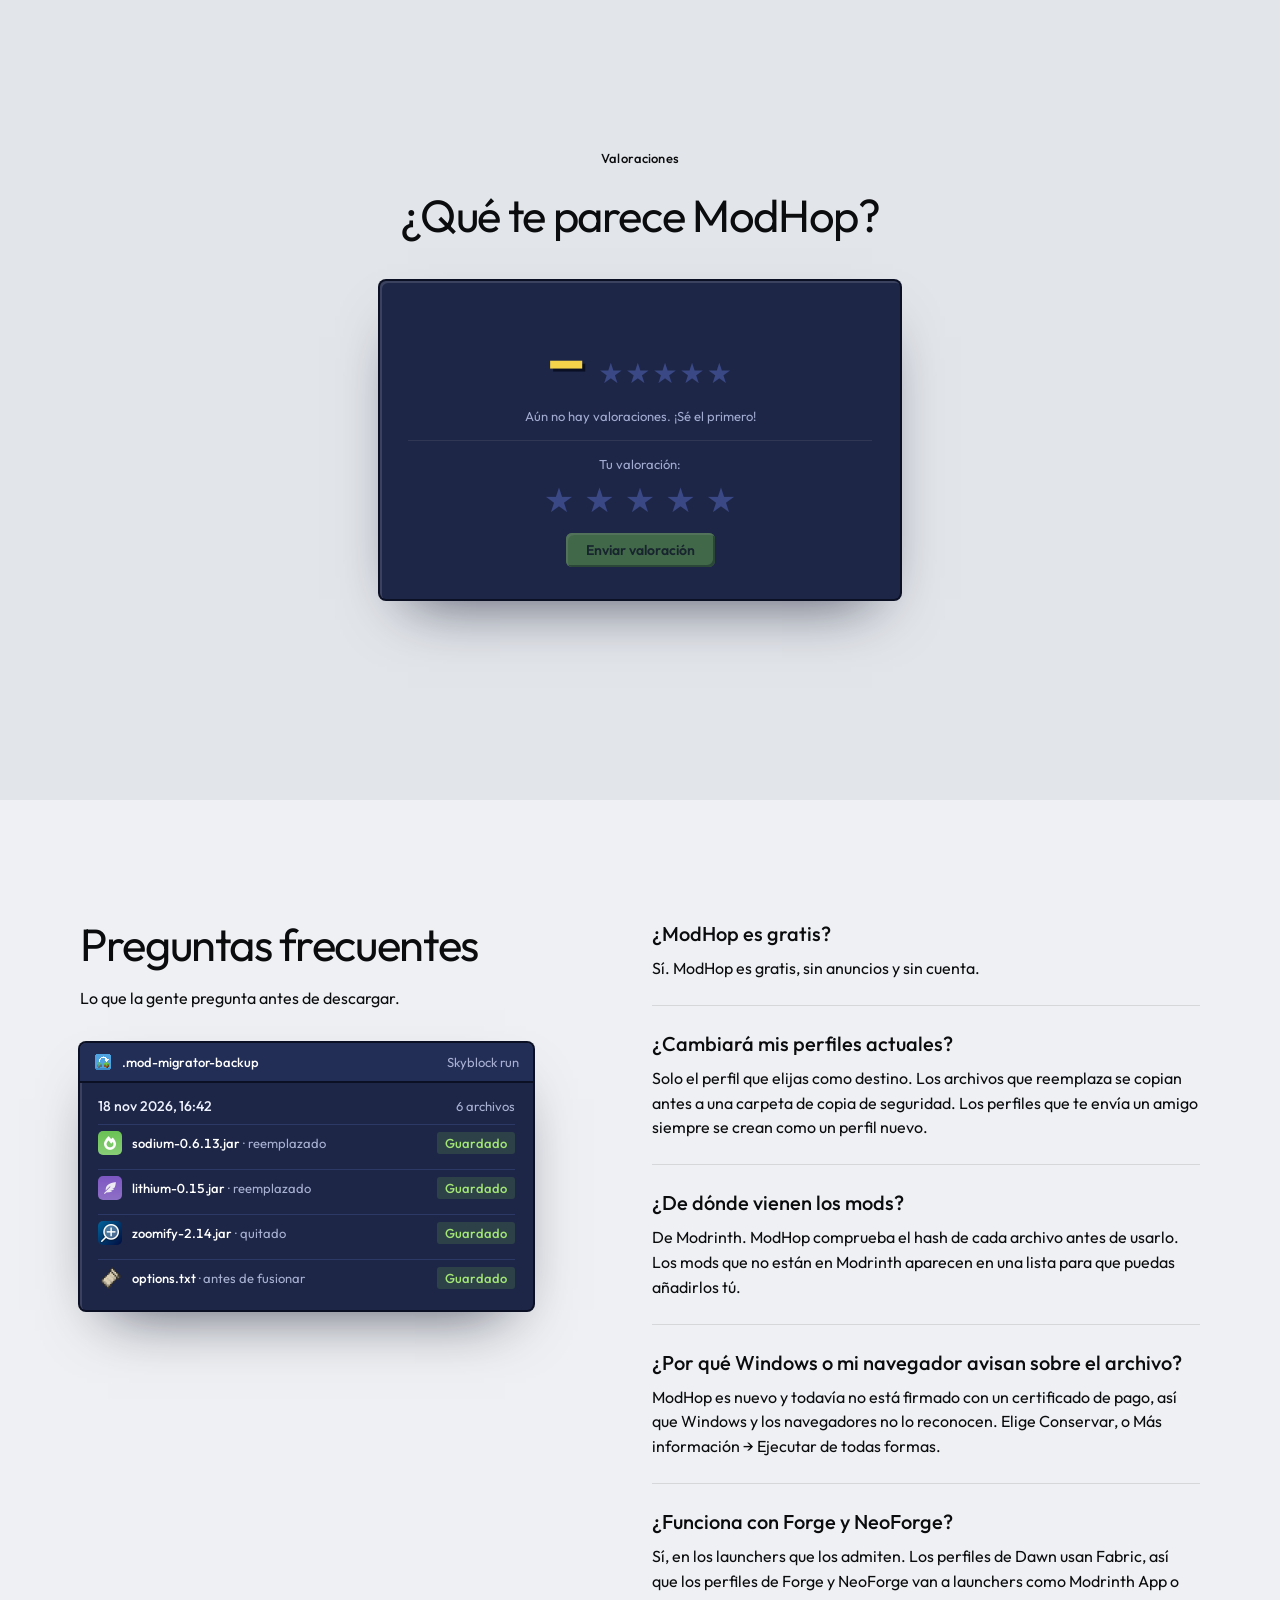
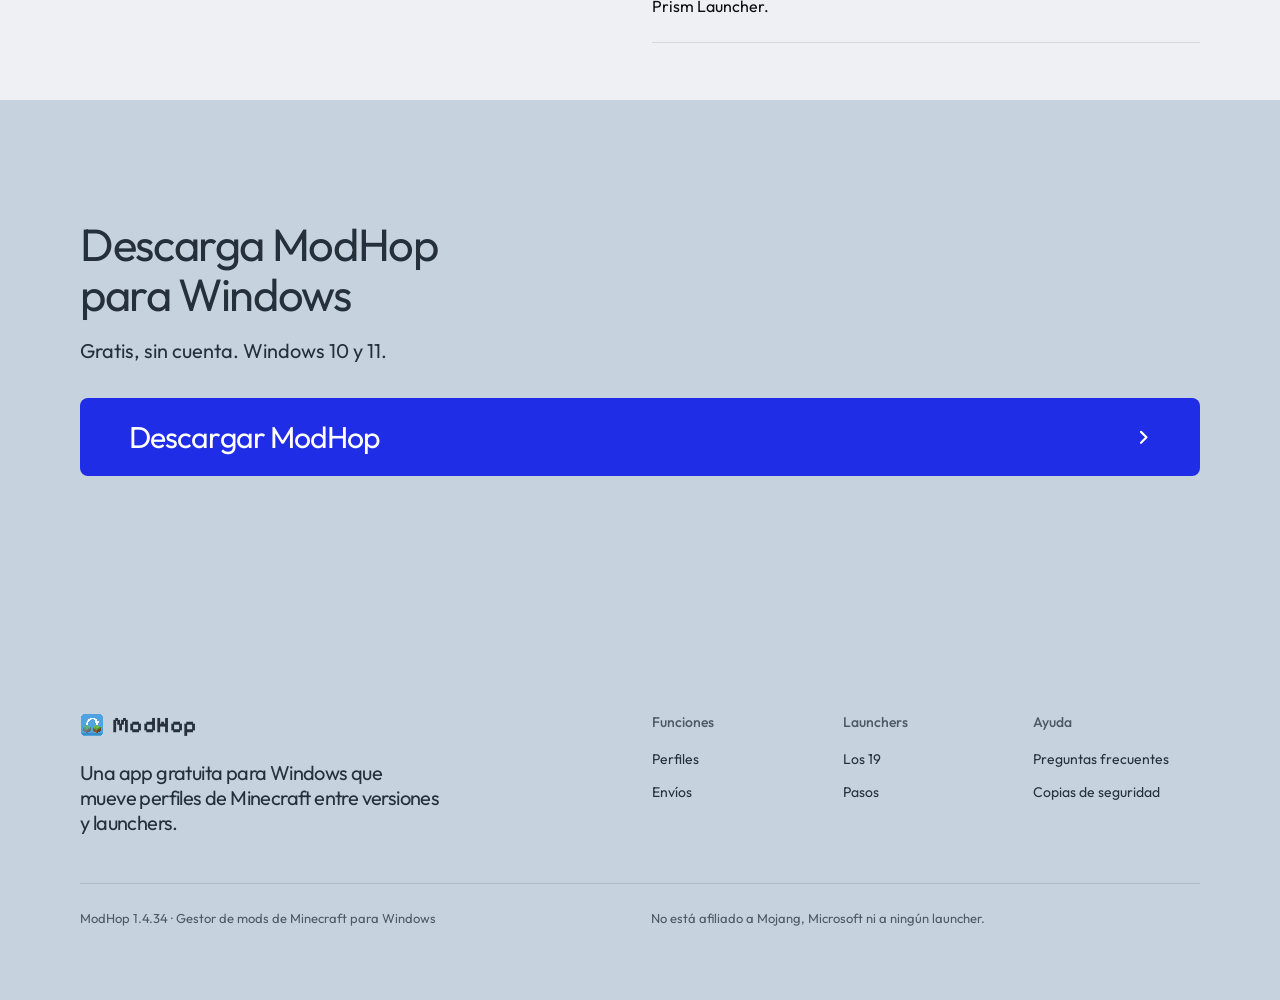
<file: es/index.html>
<!doctype html>
<html lang="es" data-type="software" data-radius="soft" data-ground="sky" data-buttons="tonal" data-motion>
<head>
<meta charset="utf-8">
<meta name="viewport" content="width=device-width, initial-scale=1, viewport-fit=cover">
<meta name="google-site-verification" content="QtRZL0XjADzHEwSwGdXTZGX1Vj5kNe7svAyJf5yG7o0">
<title>ModHop – Mueve tus mods de Minecraft a cualquier versión o launcher</title>
<meta property="og:site_name" content="ModHop">
<meta name="application-name" content="ModHop">
<meta name="description" content="Mueve tus mods, paquetes de recursos y ajustes de Minecraft a cualquier versión o launcher: Dawn, Modrinth App, Prism Launcher, MultiMC, CurseForge y el Minecraft Launcher. Gratis para Windows.">
<link rel="canonical" href="https://modhop.github.io/es/">
<link rel="alternate" hreflang="en" href="https://modhop.github.io/">
<link rel="alternate" hreflang="he" href="https://modhop.github.io/he/">
<link rel="alternate" hreflang="zh" href="https://modhop.github.io/zh/">
<link rel="alternate" hreflang="hi" href="https://modhop.github.io/hi/">
<link rel="alternate" hreflang="es" href="https://modhop.github.io/es/">
<link rel="alternate" hreflang="ar" href="https://modhop.github.io/ar/">
<link rel="alternate" hreflang="fr" href="https://modhop.github.io/fr/">
<link rel="alternate" hreflang="x-default" href="https://modhop.github.io/">
<link rel="icon" href="/favicon.ico" sizes="any">
<link rel="icon" type="image/png" href="/logo.png">
<link rel="apple-touch-icon" href="/logo.png">
<meta property="og:type" content="website">
<meta property="og:title" content="ModHop – Mueve tus mods de Minecraft a cualquier versión o launcher">
<meta property="og:description" content="App gratuita para Windows que actualiza tus mods de Minecraft a una nueva versión y mueve perfiles entre launchers.">
<meta property="og:url" content="https://modhop.github.io/es/">
<meta property="og:image" content="https://modhop.github.io/img/share-v3.jpg">
<meta property="og:image:width" content="1200">
<meta property="og:image:height" content="630">
<meta name="twitter:card" content="summary_large_image">
<script type="application/ld+json">{"@context":"https://schema.org","@type":"SoftwareApplication","name":"ModHop","operatingSystem":"Windows 10, Windows 11","applicationCategory":"GameApplication","aggregateRating":{"@type":"AggregateRating","ratingValue":"4","ratingCount":"4","bestRating":"5","worstRating":"1"},"description":"Gestor y actualizador de mods de Minecraft gratuito que mueve mods, paquetes de recursos y ajustes a cualquier versión o launcher.","offers":{"@type":"Offer","price":"0","priceCurrency":"USD"},"downloadUrl":"https://da.gd/ModHop","url":"https://modhop.github.io/"}</script>
<script type="application/ld+json">{"@context":"https://schema.org","@type":"WebSite","name":"modhop.github.io","alternateName":["ModHop","ModHop Minecraft"],"url":"https://modhop.github.io/"}</script>
<script type="application/ld+json">{"@context":"https://schema.org","@type":"Organization","name":"ModHop","url":"https://modhop.github.io/","logo":"https://modhop.github.io/logo.png"}</script>
<meta name="theme-color" content="#eef0f3">
<meta name="site-kind" content="software">
<meta name="page-type" content="software">
<link rel="preconnect" href="https://fonts.googleapis.com">
<link rel="preconnect" href="https://fonts.gstatic.com" crossorigin>
<link href="https://fonts.googleapis.com/css2?family=Outfit:wght@400..600&family=Pixelify+Sans:wght@700&family=Rubik:wght@400;500;600&display=swap" rel="stylesheet">
<link rel="stylesheet" href="/assets/system.css">
<link rel="stylesheet" href="/assets/ui/cards.css">
<link rel="stylesheet" href="/assets/motion/motion.css">
<link rel="stylesheet" href="/assets/backgrounds/backgrounds.css">
<link rel="stylesheet" href="/assets/layout/layout.css">
<link rel="stylesheet" href="/assets/icons/icon.css">
<style>
:root {
  --p-bg: #eef0f3; --p-surface: #e2e5ea; --p-ink: #0b0c0e; --p-muted: #5d6470;
  --p-accent: #1f2de6; --p-accent-ink: #ffffff; --p-action: #1f2de6; --p-action-ink: #ffffff;
  --p-inv-bg: #0b0c0e; --p-inv-surface: #17181a; --p-inv-ink: #eef0f3; --p-inv-muted: #8e8f92;
  --p-inv-accent: #eef0f3; --p-inv-accent-ink: #0b0c0e; --p-inv-action: #eef0f3; --p-inv-action-ink: #0b0c0e;
  --font-display: "Outfit", "Rubik", system-ui, "Segoe UI", "Nirmala UI", "Microsoft YaHei", sans-serif;
  --font-text: "Outfit", "Rubik", system-ui, "Segoe UI", "Nirmala UI", "Microsoft YaHei", sans-serif;
  --font-mono: "DM Mono", ui-monospace, "SFMono-Regular", Menlo, Consolas, monospace;
  --display-weight: 400;
  --display-tracking: -0.03em;
  --display-tracking-xl: -0.04em;
  --ly-scale: 0.98;
}
</style>
<link rel="stylesheet" href="/assets/ui/base.css">
<link rel="stylesheet" href="/assets/diagrams/diagram.css">
<script>document.documentElement.classList.add('m-enter');setTimeout(()=>document.documentElement.classList.add('m-enter-done'),700)</script>
<script src="/assets/backgrounds/backgrounds.js"></script>
<script>document.documentElement.classList.add('mo-js');setTimeout(()=>document.documentElement.classList.add('mo-safe'),2500)</script>
<link rel="modulepreload" href="/assets/moments/moments.js">
<link rel="modulepreload" href="/assets/moments/lib.js">
<link rel="modulepreload" href="/assets/moments/word-highlight/moment.js">
<!-- page CSS: only what sits inside a visual (ModHop's own windows), and one --p-h per card group -->
<style>
  .hero--centred .hero__lead { color: color-mix(in oklab, var(--ink) 78%, var(--bg)); }
  /* the logo inline in the h1 */
  .h1-logo { display: inline-block; width: .82em; height: .82em; vertical-align: -.08em; margin-right: .12em; border-radius: .16em; image-rendering: pixelated; }

  /* ModHop's window: one look for the hero, the profiles frame and the card panels */
  .mh { --mh-ink: #14161a; --mh-muted: #5d6470; --mh-line: rgb(20 22 26 / .09); --mh-fill: #f4f5f7; --mh-ok: #0d6b3c; --mh-warn: #a35a00; --mh-acc: #1f2de6;
        background: #fff; color: var(--mh-ink); font: 400 13px/1.4 var(--font-text); border-radius: 12px; overflow: hidden;
        box-shadow: 0 0 0 1px rgb(20 22 26 / .08), 0 24px 60px -28px rgb(20 30 60 / .45); }
  .mh__bar { display: flex; align-items: center; gap: 10px; height: 40px; padding: 0 14px; border-bottom: 1px solid var(--mh-line); color: var(--mh-muted); white-space: nowrap; }
  .mh__bar img { width: 18px; height: 18px; border-radius: 4px; image-rendering: pixelated; }
  .mh__bar b { color: var(--mh-ink); font-weight: 500; }
  .mh__bar .sp { flex: 1; }
  .mh__body { display: grid; grid-template-columns: 240px minmax(0, 1fr); min-height: 420px; }
  .mh__list { border-right: 1px solid var(--mh-line); padding: 10px; display: grid; align-content: start; gap: 2px; }
  .mh__q { height: 32px; margin-bottom: 6px; border-radius: 8px; background: var(--mh-fill); display: flex; align-items: center; padding: 0 10px; color: var(--mh-muted); }
  .mh__p { display: grid; grid-template-columns: 28px minmax(0, 1fr) auto; gap: 0 10px; align-items: center; padding: 8px; border-radius: 8px; }
  .mh__p.is-on { background: color-mix(in oklab, var(--mh-acc) 9%, #fff); }
  .mh__p img { grid-row: 1 / span 2; width: 28px; height: 28px; border-radius: 6px; }
  .mh__p b { font-weight: 500; overflow: hidden; text-overflow: ellipsis; white-space: nowrap; }
  .mh__p span { grid-column: 2; color: var(--mh-muted); white-space: nowrap; overflow: hidden; text-overflow: ellipsis; }
  .mh__p em { grid-row: 1; grid-column: 3; font-style: normal; color: var(--mh-muted); font-variant-numeric: tabular-nums; }
  .mh__main { display: grid; align-content: start; gap: 8px; padding: 14px 18px; min-width: 0; }
  .mh__h { display: flex; align-items: center; gap: 8px; font-weight: 500; font-size: 14px; }
  .mh__h small { margin-left: auto; color: var(--mh-muted); font-weight: 400; font-size: 13px; }
  .mh__mod { display: grid; grid-template-columns: 24px minmax(0, 1fr) auto; gap: 10px; align-items: center; padding: 6px 0; border-top: 1px solid var(--mh-line); }
  .mh__mod img { width: 24px; height: 24px; border-radius: 5px; }
  .mh__mod b { font-weight: 500; }
  .mh__mod span { color: var(--mh-muted); font-variant-numeric: tabular-nums; }
  .mh__chip, .mh__rm { font-style: normal; }
  .mh__chip { height: 22px; padding: 0 8px; border-radius: 99px; display: inline-flex; align-items: center; font-size: 13px; font-weight: 500; white-space: nowrap; }
  .mh__chip--ok { background: #e3f4ea; color: var(--mh-ok); }
  .mh__chip--pc { background: #e6e9fd; color: var(--mh-acc); }
  .mh__chip--warn { background: #fbeedb; color: var(--mh-warn); }
  .mh__tool { display: flex; align-items: center; gap: 8px; color: var(--mh-muted); }
  .mh__tool::before { content: ""; width: 12px; height: 12px; border-radius: 50%; border: 2px solid currentColor; border-right-color: transparent; }
  .mh__sum { padding: 10px 12px; border-radius: 10px; background: var(--mh-fill); }
  .mh__acts { display: flex; gap: 8px; }
  .mh__acts span { height: 30px; padding: 0 12px; border-radius: 8px; display: inline-flex; align-items: center; font-weight: 500; background: var(--mh-acc); color: #fff; }
  .mh__acts span + span { background: var(--mh-fill); color: var(--mh-ink); box-shadow: inset 0 0 0 1px var(--mh-line); }
  .mh__rm { height: 24px; padding: 0 10px; border-radius: 6px; display: inline-flex; align-items: center; font-weight: 500; color: #b4232a; box-shadow: inset 0 0 0 1px rgb(180 35 42 / .3); }

  /* the hero frame's painted ground when WebGL is not there: a blue sky over green hills */
  .hero__window { background:
    radial-gradient(120% 60% at 70% 118%, #5d8a3a 0 40%, transparent 41%),
    radial-gradient(90% 50% at 10% 108%, #6f9e47 0 42%, transparent 43%),
    radial-gradient(80% 40% at 60% 92%, #9fb8c9 0 40%, transparent 41%),
    linear-gradient(#4f93d6, #a7cbea 70%, #cfe0ea); }
  .hero__window .mh__body { min-height: 400px; }

  /* the profiles frame (app-frame recipe) */
  .app.ui { display: grid; grid-template-columns: minmax(0, 5fr) minmax(0, 7fr); margin-top: var(--s-7); background: #fff; border: 1px solid rgb(20 22 26 / .1); border-radius: 14px; box-shadow: 0 24px 60px -32px rgb(20 30 60 / .35); }
  .app > .app__pane { position: relative; min-width: 0; min-height: 0; overflow: hidden; }
  .app > .app__pane + .app__pane { border-left: 1px solid rgb(20 22 26 / .09); }
  .app > .app__pane > .mh { border-radius: 0; box-shadow: none; height: 100%; }
  .app > .app__pane::after { content: ""; position: absolute; inset: auto 0 0 0; height: 64px; background: linear-gradient(transparent, #fff); pointer-events: none; }
  .app .mh__body { grid-template-columns: 150px minmax(0, 1fr); min-height: 0; height: calc(100% - 40px); }
  .app .mh__side { border-right: 1px solid rgb(20 22 26 / .09); padding: 10px 8px; display: grid; align-content: start; gap: 2px; color: #5d6470; }
  .app .mh__side span { display: flex; align-items: center; gap: 8px; height: 30px; padding: 0 8px; border-radius: 6px; white-space: nowrap; }
  .app .mh__side span.is-on { background: #f4f5f7; color: #14161a; font-weight: 500; }
  .app .mh__side img { width: 16px; height: 16px; border-radius: 3px; }
  .app .mh__side em { margin-left: auto; font-style: normal; font-variant-numeric: tabular-nums; }
  .app .mh__list { border-right: 0; }
  @media (min-width: 1024px) and (max-width: 1279px) { .app.ui { grid-template-columns: minmax(0, 4fr) minmax(0, 8fr); } }
  @media (max-width: 1023px) {
    .app.ui { grid-template-columns: minmax(0, 1fr); grid-template-rows: auto minmax(0, 1fr); }
    .app > .app__pane--list { max-height: 252px; }
    .app > .app__pane--list::after { display: none; }
    .app .mh__side { display: none; }
    .app .mh__body { grid-template-columns: minmax(0, 1fr); }
    .app > .app__pane + .app__pane { border-left: 0; border-top: 1px solid rgb(20 22 26 / .09); }
  }
  @media (max-width: 639px) {
    .app.ui { grid-template-rows: minmax(0, 1fr); }
    .app > .app__pane--list { display: none; }
    .app > .app__pane + .app__pane { border-top: 0; }
  }

  .more-launchers li { display: flex; align-items: center; gap: var(--s-3); } .more-launchers img { width: 24px; height: 24px; border-radius: 5px; } .more-launchers .rows__value { margin-left: auto; color: var(--muted); }
  .faq-mock { margin-top: var(--s-6); }
  /* card panels */
  #features .panel { --p-h: 340px; }
  #steps .panel { --p-h: 420px; }
  @media (min-width: 640px) and (max-width: 1279px) { #steps { --h: 2 } }
  @media (max-width: 639px) { #steps { --hm: 2 } #launchers { --hm: 2 } #features .mh__check { display: none; } }
  @media (max-width: 1279px) { .hero__window .mh__body { grid-template-columns: minmax(0, 1fr); } .hero__window .mh__list, .app .mh__side { display: none; } .app .mh__body { grid-template-columns: minmax(0, 1fr); } }
  .mh--card .mh__main { padding: 14px 16px; }
  .mh__pack { display: grid; grid-template-columns: 22px minmax(0, 1fr) auto; gap: 10px; align-items: center; padding: 6px 0; border-top: 1px solid var(--mh-line); }
  .mh__pack > .sw { width: 22px; height: 22px; border-radius: 4px; background: var(--c); }
  .mh__check { display: flex; align-items: center; gap: 8px; padding: 5px 0; }
  .mh__check::before { content: ""; width: 16px; height: 16px; border-radius: 4px; background: var(--mh-acc) url("data:image/svg+xml,%3Csvg xmlns='http://www.w3.org/2000/svg' viewBox='0 0 16 16'%3E%3Cpath d='m4 8.3 2.6 2.6L12 5.5' fill='none' stroke='white' stroke-width='1.8' stroke-linecap='round' stroke-linejoin='round'/%3E%3C/svg%3E") center/16px no-repeat; }
  .mh__field { height: 34px; border-radius: 8px; box-shadow: inset 0 0 0 1px var(--mh-line); display: flex; align-items: center; gap: 8px; padding: 0 10px; }
  .mh__field img { width: 20px; height: 20px; border-radius: 4px; image-rendering: pixelated; }
  .mh__note { color: #3f4550; }
  .mh__menu { display: grid; padding: 6px; gap: 1px; }
  .mh__menu span { height: 30px; display: flex; align-items: center; padding: 0 10px; border-radius: 6px; }
  .mh__menu span.is-on { background: var(--mh-acc); color: #fff; }
  .mh__seg { display: flex; flex-wrap: wrap; gap: 6px; }
  .mh__seg span { height: 30px; padding: 0 12px; display: inline-flex; align-items: center; border-radius: 8px; box-shadow: inset 0 0 0 1px var(--mh-line); font-variant-numeric: tabular-nums; }
  .mh__seg span.is-on { box-shadow: inset 0 0 0 2px var(--mh-acc); color: var(--mh-acc); font-weight: 500; }
  @media (max-width: 639px) {
    #features .panel { --p-h: 190px; } #steps .panel { --p-h: 356px; }
    .hero__window .mh__body { grid-template-columns: 1fr; }
    .hero__window .mh__list { display: none; }
    .hero__window .mh__bar .sp ~ span { display: none; }
    .hero__window .mh__tool { display: none; }
  }
  /* ---- the app's own look in every window: the inventory (dusk panels, bevels, grass for the action), so the site shows
     the real ModHop. Shared with the app: Outfit, the pixel wordmark, the drawn icon set, the status words. ---- */
  .mh { --mh-ink: #eef1ff; --mh-muted: #a9b1d3; --mh-line: #2c3866; --mh-fill: #10172f; --mh-ok: #a3e675; --mh-warn: #f4d34b; --mh-acc: #62b6f2;
        --hi: rgba(255,255,255,.13); --lo: rgba(4,7,20,.55);
        background: #1d2647; color: var(--mh-ink); border-radius: 6px;
        box-shadow: 0 0 0 2px #0b1024, inset 2px 2px 0 var(--hi), 0 28px 60px -28px rgb(6 9 30 / .7); }
  .mh__bar { background: #232e57; border-bottom: 2px solid #0b1024; }
  .mh__bar b { color: #fff; }
  .mh__q { background: var(--mh-fill); border-radius: 4px; box-shadow: inset 2px 2px 0 var(--lo); }
  .mh__p { border-radius: 4px; }
  .mh__p.is-on { background: #2c3866; box-shadow: inset 0 0 0 2px var(--mh-acc); }
  .mh__p b, .mh__mod b, .mh__pack b { color: #fff; }
  .mh__chip { border-radius: 3px; }
  .mh__chip--ok { background: rgba(123,203,79,.16); color: var(--mh-ok); }
  .mh__chip--pc { background: rgba(98,182,242,.16); color: #a6d8fb; }
  .mh__chip--warn { background: rgba(244,211,75,.14); color: var(--mh-warn); }
  .mh__rm { color: #ff8a7f; box-shadow: inset 0 0 0 2px rgb(255 107 94 / .45); border-radius: 3px; }
  .mh__sum { background: var(--mh-fill); border-radius: 4px; box-shadow: inset 2px 2px 0 var(--lo); }
  .mh__acts span { border-radius: 4px; background: #7bcb4f; color: #0f2408; font-weight: 600; box-shadow: inset 0 -3px 0 #3e7a22, inset 2px 2px 0 rgba(255,255,255,.25); }
  .mh__acts span + span { background: #232e57; color: #eef1ff; box-shadow: inset 2px 2px 0 var(--hi), inset -2px -2px 0 var(--lo); }
  .mh__check::before { background-color: var(--mh-acc); border-radius: 3px; }
  .mh__field { border-radius: 4px; background: var(--mh-fill); box-shadow: inset 2px 2px 0 var(--lo); }
  .mh__note { color: #c9cfea; }
  .mh__menu span { gap: 10px; }
  .mh__menu span svg { width: 16px; height: 16px; flex: none; color: #a6d8fb; }
  .mh__menu span.is-on { background: var(--mh-acc); color: #062033; }
  .mh__menu span.is-on svg { color: #062033; }
  .mh__seg span { border-radius: 4px; background: var(--mh-fill); box-shadow: inset 2px 2px 0 var(--lo); }
  .mh__seg span.is-on { box-shadow: inset 0 0 0 2px var(--mh-acc); color: #a6d8fb; }
  .app.ui { background: #1d2647; border: 2px solid #0b1024; border-radius: 8px; }
  .app > .app__pane + .app__pane { border-left: 2px solid #0b1024; }
  .app > .app__pane::after { background: linear-gradient(transparent, #1d2647); }
  .app .mh__side { border-right: 2px solid #0b1024; color: var(--mh-muted); }
  .app .mh__side span.is-on { background: #2c3866; color: #fff; }
  @media (max-width: 1023px) { .app > .app__pane + .app__pane { border-left: 0; border-top: 2px solid #0b1024; } }
  /* the pixel wordmark, as the app's title draws it */
  .mh .loop-pause:focus-visible { outline: 2px solid #ffffff; outline-offset: 2px; }
  @media (max-width: 359px) { .nav__logo .wordmark { letter-spacing: 0; font-size: 14px; } }
  .wordmark { font-family: "Pixelify Sans", var(--font-display); font-weight: 700; letter-spacing: .02em; }

  /* language picker (site.js fills it in) */
  select.lang { height: var(--btn-h-sm, 36px); padding: 0 10px; font: 500 14px var(--font-text); color: var(--ink); background: var(--surface, #e2e5ea); border: 1px solid var(--line); border-radius: 8px; cursor: pointer; }
  /* ratings */
  .rate__wrap { display: flex; flex-direction: column; align-items: center; justify-content: center; text-align: center; gap: var(--s-5, 20px); }
  .rate__wrap h2 { margin: 0; }
  .rate-card { display: grid; justify-items: center; gap: 14px; width: min(520px, 100%); padding: 40px 28px 32px; text-align: center; margin-top: var(--s-4, 16px); }
  .rate-pick { display: grid; justify-items: center; gap: 8px; padding-top: 14px; border-top: 1px solid rgba(255,255,255,.08); width: 100%; }
  .rate-avg b { font-size: 72px !important; }
  .rate-card .stars { font-size: 28px !important; }
  .rate-avg { display: flex; align-items: baseline; gap: 12px; }
  .rate-avg b { font: 600 52px/1 var(--font-display); font-variant-numeric: tabular-nums; color: #f4d34b; text-shadow: 3px 3px 0 #0a0f24; }
  .rate-card .stars { color: #f4d34b; letter-spacing: 2px; font-size: 22px; } .rate-card .stars .off { color: #3a4885; }
  .pick-stars { display: flex; gap: 6px; direction: ltr; }
  .pick-stars button { font-size: 34px; line-height: 1; background: none; border: 0; cursor: pointer; color: #3a4885; padding: 2px; transition: color .15s, transform .16s cubic-bezier(.23,1,.32,1); }
  .pick-stars button:active { transform: scale(.92); }
  .pick-stars button.on { color: #f4d34b; text-shadow: 0 0 12px rgba(244,211,75,.5); }
  /* Send: the same grass button as the app's actions, small, under the stars */
  .rate-send { font: 600 14px var(--font-text); color: #10240a; background: #7bcb4f; border: 0; border-radius: 6px; padding: 8px 20px; cursor: pointer;
    box-shadow: inset 2px 2px 0 #a3e675, inset -2px -2px 0 #3e7a22; transition: transform .16s cubic-bezier(.23,1,.32,1), filter .15s, opacity .15s; }
  .rate-send:hover:not(:disabled) { filter: brightness(1.08); }
  .rate-send:active:not(:disabled) { transform: scale(.97); }
  .rate-send:disabled { opacity: .4; cursor: default; }
  .rate-send:focus-visible { outline: 2px solid #fff; outline-offset: 2px; }
  .rate-card .msg { color: #a2abd0; margin: 0; } .msg.err { color: #ff6b5e !important; }
  .dl-count { color: var(--muted); margin: 0; }
  /* right-to-left pages (he, ar) */
  [dir=rtl] .stage > .fit { margin-inline: auto; } /* left and right both set: auto margins centre it in RTL too */
  [dir=rtl] .h1-logo { margin-right: 0; margin-left: .12em; }
  [dir=rtl] .m-arrow, [dir=rtl] .link::after { transform: scaleX(-1); }
</style>
</head>
<body>
<!-- type: software (a free Windows app that moves Minecraft mods between versions and launchers)
     deal: hero centred, nav nav-centre (dealt nav-cards, re-dealt: no photographs for its picture cards), close close-type,
           footer footer-statement, rhythm surface-pairs, buttons tonal, mark: the client's own logo (dealt arc, replaced),
           palette cool-grey-cobalt (a Windows utility's cool settings-window grey, cobalt for the one action),
           type outfit (funnel and gabarito failed hero-lines: 3 lines at 1440), effect painterly-landscape in the hero frame (sky and hills: Minecraft's own first view)
     moments: word-highlight in #backups (its own statement section) -->
<header class="nav nav--centre">
  <div class="wrap nav__bar">
    <a class="skip-link" href="#top">Saltar al contenido</a>
    <a class="nav__logo" href="#top"><img src="/logo.png" alt="" width="24" height="24" style="image-rendering:pixelated;border-radius:5px"><span class="wordmark">ModHop</span></a>
    <nav class="nav__links" aria-label="Main">
      <div class="nav__item">
        <a class="nav__link" href="#features">Funciones <svg class="chev" viewBox="0 0 12 12" aria-hidden="true"><path d="M3 4.5l3 3 3-3" fill="none" stroke="currentColor" stroke-width="1.5" stroke-linecap="round" stroke-linejoin="round"/></svg></a>
        <div class="nav__menu">
          <div class="wrap grid">
            <div class="menu-col span-3">
              <p class="t-label">Mover</p>
              <a href="#profiles">Perfiles<span>Todos los launchers en una lista</span></a>
              <a href="#features">Packs y ajustes<span>Opciones, servidores, barras rápidas</span></a>
              <a href="#backups">Copias de seguridad<span>Un último guardado antes de mover</span></a>
            </div>
            <div class="menu-col span-3">
              <p class="t-label">Compartir</p>
              <a href="#features">Enviar a un amigo<span>Por nombre de Minecraft</span></a>
              <a href="#launchers">Launchers<span>Diecinueve, detectados solos</span></a>
            </div>
          </div>
        </div>
      </div>
      <div class="nav__item"><a class="nav__link" href="#profiles">Perfiles</a></div>
      <div class="nav__item"><a class="nav__link" href="#launchers">Launchers</a></div>
      <div class="nav__item"><a class="nav__link" href="#faq">Preguntas frecuentes</a></div>
    </nav>
    <div class="nav__actions">
      <select class="lang" aria-label="Language" onchange="location.href=this.value"><option value="https://modhop.github.io/">English</option><option value="https://modhop.github.io/he/">עברית</option><option value="https://modhop.github.io/zh/">中文</option><option value="https://modhop.github.io/hi/">हिन्दी</option><option value="https://modhop.github.io/es/" selected>Español</option><option value="https://modhop.github.io/ar/">العربية</option><option value="https://modhop.github.io/fr/">Français</option></select>
      <a class="btn btn--primary" href="https://da.gd/ModHop">Descargar ModHop</a>
    </div>
    <button class="nav__toggle" type="button" aria-expanded="false" aria-label="Menu">
      <svg width="18" height="18" viewBox="0 0 18 18" aria-hidden="true"><path d="M2 5h14M2 13h14" stroke="currentColor" stroke-width="1.6" stroke-linecap="round"/></svg>
    </button>
  </div>
</header>

<main id="top">
  <section class="hero hero--centred" data-enter aria-labelledby="hero-h">
    <div class="wrap"><div class="hero-text">
      <div class="hero__c">
        <a class="pill" href="#features"><span>ModHop 1.4.34</span><span class="muted">Gratis para Windows 10 y 11</span></a>
        <h1 id="hero-h"><img width="28" height="28" class="h1-logo" src="/logo.png" alt=""> <span>Mueve tus mods de Minecraft a cualquier launcher</span></h1>
        <p class="hero__lead">Elige un perfil y una nueva versión o launcher. ModHop descarga de Modrinth la build correcta de cada mod y se lleva tus packs y ajustes.</p>
        <div class="btn-row"><a class="btn btn--primary" href="https://da.gd/ModHop">Descargar ModHop</a><a class="btn btn--secondary" href="#steps">Ver los tres pasos</a></div>
      </div>
      <div class="hero__window" data-fx="painterly-landscape" data-fx-seed="11" role="img" aria-label="ModHop moviendo el perfil Cozy Survival de Modrinth App en 1.21.11 a Dawn en 26.3">
        <div class="ly-piece mh" aria-hidden="true">
          <div class="mh__bar"><img width="28" height="28" src="/logo.png" alt=""><span><b>Cozy Survival</b> · Modrinth App 1.21.11</span><span class="sp"></span><span>a Dawn 26.3</span></div>
          <div class="mh__body">
            <div class="mh__list">
              <div class="mh__q">Buscar perfiles</div>
              <div class="mh__p is-on"><img width="28" height="28" src="/img/icons/modrinth.png" alt=""><b>Cozy Survival</b><em>48</em><span>Fabric 1.21.11</span></div>
              <div class="mh__p"><img width="28" height="28" src="/img/icons/dawn.png" alt=""><b>Skyblock run</b><em>31</em><span>Fabric 26.3</span></div>
              <div class="mh__p"><img width="28" height="28" src="/img/icons/prism.png" alt=""><b>Create world</b><em>112</em><span>NeoForge 1.21.1</span></div>
              <div class="mh__p"><img width="28" height="28" src="/img/icons/curseforge.png" alt=""><b>Better MC</b><em>204</em><span>Forge 1.20.1</span></div>
            </div>
            <div class="mh__main" data-ly-steps="900">
              <div class="mh__h">Moviendo 48 mods a Dawn <small>26.3 · Fabric</small></div>
              <div class="mh__tool" data-step>Comprobando cada mod en Modrinth</div>
              <div class="mh__mod" data-step><img width="28" height="28" src="/img/mods/sodium.webp" alt=""><span><b>Sodium</b> · build para 26.3</span><i class="mh__chip mh__chip--ok">Actualizado</i></div>
              <div class="mh__mod" data-step><img width="28" height="28" src="/img/mods/iris.webp" alt=""><span><b>Iris Shaders</b> · build para 26.3</span><i class="mh__chip mh__chip--ok">Actualizado</i></div>
              <div class="mh__mod" data-step><img width="28" height="28" src="/img/mods/fabric-api.png" alt=""><span><b>Fabric API</b> · Iris lo necesita</span><i class="mh__chip mh__chip--pc">Añadido</i></div>
              <div class="mh__acts" data-step><span>Mover perfil</span><span>Revisar y arreglar</span></div>
            </div>
          </div>
        </div>
      </div>
    </div></div>
  </section>

  <section class="section" id="profiles" aria-labelledby="profiles-h">
    <div class="wrap">
      <div class="grid">
        <h2 class="span-5" id="profiles-h">Todos los perfiles de tus launchers en una lista</h2>
        <p class="span-6 start-7">ModHop encuentra solo los launchers de tu PC. Revisar y arreglar cambia cada mod por la build hecha para esa versión y te dice cuál sigue rompiendo el juego. <a class="link" href="#launchers">Ver los launchers</a></p>
      </div>
      <div class="ui app fill" role="img" aria-label="La lista de perfiles de ModHop junto a Revisar y arreglar de Cozy Survival: dos mods actualizados, uno de este PC y uno apartado con un botón Quitar">
        <div class="app__pane app__pane--list">
          <div class="mh">
            <div class="mh__bar"><img width="28" height="28" src="/logo.png" alt="" loading="lazy"><b>Perfiles</b><span class="sp"></span><span>9 perfiles</span></div>
            <div class="mh__body">
              <nav class="mh__side" aria-hidden="true">
                <span class="is-on">Todos<em>9</em></span>
                <span><img width="28" height="28" src="/img/icons/dawn.png" alt="" loading="lazy">Dawn<em>3</em></span>
                <span><img width="28" height="28" src="/img/icons/modrinth.png" alt="" loading="lazy">Modrinth<em>2</em></span>
                <span><img width="28" height="28" src="/img/icons/prism.png" alt="" loading="lazy">Prism<em>2</em></span>
                <span><img width="28" height="28" src="/img/icons/curseforge.png" alt="" loading="lazy">CurseForge<em>1</em></span>
                <span><img width="28" height="28" src="/img/icons/official.png" alt="" loading="lazy">Minecraft<em>1</em></span>
              </nav>
              <div class="mh__list">
                <div class="mh__p is-on"><img width="28" height="28" src="/img/icons/dawn.png" alt="" loading="lazy"><b>Cozy Survival</b><em>48</em><span>Fabric 26.3</span></div>
                <div class="mh__p"><img width="28" height="28" src="/img/icons/dawn.png" alt="" loading="lazy"><b>Skyblock run</b><em>31</em><span>Fabric 26.3</span></div>
                <div class="mh__p"><img width="28" height="28" src="/img/icons/dawn.png" alt="" loading="lazy"><b>PvP practice</b><em>19</em><span>Fabric 1.21.11</span></div>
                <div class="mh__p"><img width="28" height="28" src="/img/icons/modrinth.png" alt="" loading="lazy"><b>Shaders test</b><em>12</em><span>Fabric 1.21.11</span></div>
                <div class="mh__p"><img width="28" height="28" src="/img/icons/modrinth.png" alt="" loading="lazy"><b>Hardcore</b><em>40</em><span>Quilt 1.21.4</span></div>
                <div class="mh__p"><img width="28" height="28" src="/img/icons/prism.png" alt="" loading="lazy"><b>Create world</b><em>112</em><span>NeoForge 1.21.1</span></div>
                <div class="mh__p"><img width="28" height="28" src="/img/icons/prism.png" alt="" loading="lazy"><b>Old SMP</b><em>66</em><span>Forge 1.19.2</span></div>
                <div class="mh__p"><img width="28" height="28" src="/img/icons/curseforge.png" alt="" loading="lazy"><b>Better MC</b><em>204</em><span>Forge 1.20.1</span></div>
                <div class="mh__p"><img width="28" height="28" src="/img/icons/official.png" alt="" loading="lazy"><b>Latest release</b><em>0</em><span>Vanilla 26.3</span></div>
              </div>
            </div>
          </div>
        </div>
        <div class="app__pane app__pane--open">
          <div class="mh">
            <div class="mh__bar"><b>Revisar y arreglar</b> · Cozy Survival<span class="sp"></span><span>48 mods revisados</span></div>
            <div class="mh__main">
              <div class="mh__sum">45 mods ya funcionan en 26.3. ModHop cambió 3 y encontró 1 que todavía cuelga el juego.</div>
              <div class="mh__mod"><img width="28" height="28" src="/img/mods/sodium.webp" alt="" loading="lazy"><span><b>Sodium</b> · de 0.6.13 a la build de 26.3</span><i class="mh__chip mh__chip--ok">Actualizado</i></div>
              <div class="mh__mod"><img width="28" height="28" src="/img/mods/lithium.webp" alt="" loading="lazy"><span><b>Lithium</b> · de 0.15 a la build de 26.3</span><i class="mh__chip mh__chip--ok">Actualizado</i></div>
              <div class="mh__mod"><img width="28" height="28" src="/img/mods/continuity.png" alt="" loading="lazy"><span><b>Continuity</b> · encontrado en Descargas</span><i class="mh__chip mh__chip--pc">De este PC</i></div>
              <div class="mh__mod"><img width="28" height="28" src="/img/mods/zoomify.webp" alt="" loading="lazy"><span><b>Zoomify</b> · aún no hay build para 26.3</span><i class="mh__rm">Quitar</i></div>
              <div class="mh__mod"><img width="28" height="28" src="/img/mods/jade.webp" alt="" loading="lazy"><span><b>Jade</b> · funciona en 26.3</span><i class="mh__chip mh__chip--ok">OK</i></div>
              <div class="mh__mod"><img width="28" height="28" src="/img/mods/appleskin.png" alt="" loading="lazy"><span><b>AppleSkin</b> · funciona en 26.3</span><i class="mh__chip mh__chip--ok">OK</i></div>
              <div class="mh__mod"><img width="28" height="28" src="/img/mods/entityculling.webp" alt="" loading="lazy"><span><b>Entity Culling</b> · funciona en 26.3</span><i class="mh__chip mh__chip--ok">OK</i></div>
              <div class="mh__mod"><img width="28" height="28" src="/img/mods/ferrite-core.webp" alt="" loading="lazy"><span><b>FerriteCore</b> · funciona en 26.3</span><i class="mh__chip mh__chip--ok">OK</i></div>
              <div class="mh__mod"><img width="28" height="28" src="/img/mods/modmenu.png" alt="" loading="lazy"><span><b>Mod Menu</b> · funciona en 26.3</span><i class="mh__chip mh__chip--ok">OK</i></div>
            </div>
          </div>
        </div>
      </div>
    </div>
  </section>

  <section class="section g2" id="features" aria-labelledby="features-h">
    <div class="wrap">
      <div class="group">
        <div class="section-head">
          <h2 id="features-h">No solo se mueven los mods. <span class="muted">Packs, ajustes y perfiles enteros.</span></h2>
        </div>
        <div class="grid">
          <article class="card card--row card--open span-6">
            <h3>Se lleva packs y ajustes</h3>
            <p>Cada pack de recursos, sin duplicados y con la copia más nueva. Opciones, servidores y barras rápidas se fusionan en el destino.</p>
            <div class="panel" data-fx-seed="21">
              <div class="stage stage--fade-b"><div class="at-rise fit" style="--fit-max:420px;--ax:max(24px, 50% - 210px);--ay:40px;--ay-sm:16px">
                <div class="ui mh mh--card">
                  <div class="mh__main">
                    <div class="mh__h">Llevar también <small>a Dawn 26.3</small></div>
                    <div class="mh__pack"><span class="sw" style="--c:#7bb661"></span><span><b>Fresh Animations</b></span><i class="mh__chip mh__chip--ok">Copia más nueva</i></div>
                    <div class="mh__pack"><span class="sw" style="--c:#c89a5a"></span><span><b>Faithful 32x</b></span><i class="mh__chip mh__chip--ok">Build para 26.3</i></div>
                    <div class="mh__pack"><span class="sw" style="--c:#9aa3ad"></span><span><b>Faithful 32x (copia)</b></span><i class="mh__chip mh__chip--warn">Duplicado</i></div>
                    <div class="mh__check">Opciones del juego</div>
                    <div class="mh__check">Lista de servidores</div>
                    <div class="mh__check">Barras rápidas guardadas</div>
                  </div>
                </div>
              </div></div>
            </div>
          </article>
          <article class="card card--row card--open span-6">
            <h3>Envía un perfil a un amigo</h3>
            <p>Escribe su nombre de Minecraft. Elige un launcher y recibe los mismos mods y packs, hasta 5000 mods en un envío.</p>
            <div class="panel" data-fx-seed="34">
              <div class="stage stage--fade-b"><div class="at-rise fit" style="--fit-max:420px;--ax:max(24px, 50% - 210px);--ay:40px;--ay-sm:16px">
                <div class="ui mh mh--card">
                  <div class="mh__main">
                    <div class="mh__h">Enviar Cozy Survival</div>
                    <div class="mh__field"><img width="28" height="28" src="/img/mods/appleskin.png" alt="" loading="lazy">CraftyMia</div>
                    <div class="mh__note">48 mods y 2 packs de recursos. Hasta 5000 mods por envío.</div>
                    <div class="mh__acts"><span>Enviar a CraftyMia</span><span>Solo packs</span></div>
                  </div>
                </div>
              </div></div>
            </div>
          </article>
        </div>
      </div>
      <div class="grid">
        <article class="card card--row card--open span-6">
          <h3>Guarda el perfil antes de cada cambio</h3>
          <p>El perfil de destino se guarda primero. Un clic en el icono de carpeta lo devuelve.</p>
          <div class="panel" data-fx-seed="47">
            <div class="stage stage--fade-b"><div class="at-rise fit" style="--fit-max:420px;--ax:max(24px, 50% - 210px);--ay:40px;--ay-sm:16px">
              <div class="ui mh mh--card">
                <div class="mh__main">
                  <div class="mh__h">Último guardado <small>Hoy, 16:42</small></div>
                  <div class="mh__sum">Skyblock run, guardado antes de mover Cozy Survival a él. 31 mods, ajustes y packs.</div>
                  <div class="mh__acts"><span>Restaurar</span><span>Elegir perfiles</span></div>
                </div>
              </div>
            </div></div>
          </div>
        </article>
        <article class="card card--row card--open span-6">
          <h3>Encuentra mods hechos por ti</h3>
          <p>Un mod que no está en Modrinth se busca en tus perfiles, el Escritorio, Descargas y Documentos.</p>
          <div class="panel" data-fx-seed="58">
            <div class="stage stage--fade-b"><div class="at-rise fit" style="--fit-max:420px;--ax:max(24px, 50% - 210px);--ay:40px;--ay-sm:16px">
              <div class="ui mh mh--card">
                <div class="mh__main">
                  <div class="mh__h">No está en Modrinth <small>1 mod</small></div>
                  <div class="mh__mod"><img width="28" height="28" src="/logo.png" alt="" style="image-rendering:pixelated" loading="lazy"><span><b>my-waypoints-1.4.jar</b> · Descargas</span><i class="mh__chip mh__chip--pc">Build para 26.3</i></div>
                  <div class="mh__tool">Buscado en 6 launchers y 3 carpetas</div>
                </div>
              </div>
            </div></div>
          </div>
        </article>
      </div>
    </div>
  </section>

  <section class="section statement" id="backups" data-moment="word-highlight" aria-label="Copias de seguridad">
    <div class="wrap">
      <p class="t-label">Copias de seguridad</p>
      <p class="mo-wh__text">Los mods que colgarían el juego se apartan y se nombran, y cada archivo que ModHop reemplaza se copia en <strong>una carpeta de copia</strong> antes de que cambie nada.</p>
    </div>
  </section>

  <section class="section ground-surface" id="launchers" aria-labelledby="launchers-h">
    <div class="wrap">
      <div class="grid grid--top fill">
        <div class="span-6 stack-4">
          <h2 id="launchers-h">Funciona con 19 launchers</h2>
          <p>Mueve un perfil de Modrinth App a Dawn, de CurseForge a Prism Launcher, o al revés, con los mismos mods. Fabric, Forge, NeoForge y Quilt.</p>
          <ul class="rows more-launchers">
            <li><img width="28" height="28" src="/img/icons/polymc.png" alt="" loading="lazy"><span class="rows__name">PolyMC</span><span class="rows__value">y 6 forks más de MultiMC</span></li>
            <li><img width="28" height="28" src="/img/icons/atlauncher.png" alt="" loading="lazy"><span class="rows__name">ATLauncher</span><span class="rows__value">Instancias</span></li>
            <li><img width="28" height="28" src="/img/icons/feather.png" alt="" loading="lazy"><span class="rows__name">Feather Client</span><span class="rows__value">Perfiles</span></li>
          </ul>
          <p>También FTB App, Technic Launcher, GDLauncher y X Minecraft Launcher.</p>
        </div>
        <div class="panel span-6 start-7" style="--p-h: 690px"><div class="dg" data-diagram data-dg-still><script type="application/json">{"layout":"hub","alt":"ModHop in the middle, linked to Dawn, Modrinth App, Prism Launcher, CurseForge, MultiMC and the Minecraft Launcher.","center":{"label":"ModHop","icon":"/logo.png"},"spokes":[{"label":"Dawn","icon":"/img/icons/dawn.png"},{"label":"Modrinth App","icon":"/img/icons/modrinth.png"},{"label":"Prism Launcher","icon":"/img/icons/prism.png"},{"label":"CurseForge","icon":"/img/icons/curseforge.png"},{"label":"MultiMC","icon":"/img/icons/multimc.png"},{"label":"Minecraft Launcher","icon":"/img/icons/official.png"}]}</script></div></div>
      </div>
    </div>
  </section>

  <section class="section ground-surface" id="steps" aria-labelledby="steps-h">
    <div class="wrap">
      <div class="section-head"><h2 id="steps-h">Un perfil que funciona en 3 pasos</h2></div>
      <div class="grid">
        <article class="card card--row card--open span-4">
          <span class="step-num">1</span>
          <h3>Clic derecho en un perfil</h3>
          <p>Los perfiles de todos los launchers en una lista.</p>
          <div class="panel"><div class="stage stage--fade-b"><div class="at-rise fit" style="--fit-max:300px;--ax:max(20px, 50% - 150px);--ay:32px;--ay-sm:16px">
            <div class="ui mh mh--card"><div class="mh__p is-on" style="margin:6px 6px 0"><img width="28" height="28" src="/img/icons/modrinth.png" alt="" loading="lazy"><b>Cozy Survival</b><em>48</em><span>Fabric 1.21.11</span></div><div class="mh__menu"><span class="is-on"><svg viewBox="0 0 16 16" aria-hidden="true" fill="none" stroke="currentColor" stroke-width="1.6" stroke-linecap="round" stroke-linejoin="round"><path d="M2.5 5.5h10M10 3l2.5 2.5L10 8"/><path d="M13.5 10.5h-10M6 8l-2.5 2.5L6 13"/></svg>Mover mods</span><span><svg viewBox="0 0 16 16" aria-hidden="true" fill="none" stroke="currentColor" stroke-width="1.6" stroke-linecap="round" stroke-linejoin="round"><path d="M2.5 4.5h6M11.5 4.5h2M2.5 11.5h2M7.5 11.5h6"/><circle cx="10" cy="4.5" r="1.5"/><circle cx="6" cy="11.5" r="1.5"/></svg>Copiar ajustes</span><span><svg viewBox="0 0 16 16" aria-hidden="true" fill="none" stroke="currentColor" stroke-width="1.6" stroke-linecap="round" stroke-linejoin="round"><path d="M14 2 7 9"/><path d="M14 2 9.5 14 7 9 2 6.5z"/></svg>Enviar a un amigo</span><span><svg viewBox="0 0 16 16" aria-hidden="true" fill="none" stroke="currentColor" stroke-width="1.6" stroke-linecap="round" stroke-linejoin="round"><path d="M9.6 2.6a3.3 3.3 0 0 0 3.8 4.4L7.2 13.2a1.6 1.6 0 0 1-2.3-2.3L11 4.7"/><path d="M9.6 2.6 11 4.7"/></svg>Revisar y arreglar</span></div></div>
          </div></div></div>
        </article>
        <article class="card card--row card--open span-4">
          <span class="step-num">2</span>
          <h3>Elige una versión de Minecraft</h3>
          <p>U otro launcher, y qué se lleva.</p>
          <div class="panel"><div class="stage stage--fade-b"><div class="at-rise fit" style="--fit-max:300px;--ax:max(20px, 50% - 150px);--ay:32px;--ay-sm:16px">
            <div class="ui mh mh--card"><div class="mh__main"><div class="mh__h">Versión de Minecraft</div><div class="mh__seg"><span>1.21.4</span><span>1.21.11</span><span class="is-on">26.3</span></div><div class="mh__check">Packs de recursos</div><div class="mh__check">Ajustes</div></div></div>
          </div></div></div>
        </article>
        <article class="card card--row card--open span-4">
          <span class="step-num">3</span>
          <h3>Abre tu launcher</h3>
          <p>ModHop te dice qué cambió. Dale a jugar.</p>
          <div class="panel"><div class="stage stage--fade-b"><div class="at-rise fit" style="--fit-max:300px;--ax:max(20px, 50% - 150px);--ay:32px;--ay-sm:16px">
            <div class="ui mh mh--card"><div class="mh__main"><div class="mh__h">Listo</div><div class="mh__sum">48 mods listos en 26.3. 2 packs y tus ajustes vinieron también.</div><div class="mh__mod"><img width="28" height="28" src="/img/mods/sodium.webp" alt="" loading="lazy"><span><b>Sodium</b></span><i class="mh__chip mh__chip--ok">Actualizado</i></div><div class="mh__mod"><img width="28" height="28" src="/img/mods/fabric-api.png" alt="" loading="lazy"><span><b>Fabric API</b></span><i class="mh__chip mh__chip--pc">Añadido</i></div><div class="mh__acts"><span>Abrir Dawn</span></div></div></div>
          </div></div></div>
        </article>
      </div>
    </div>
  </section>

  <section class="section ground-surface rate" id="rate" aria-labelledby="rate-h">
    <div class="wrap rate__wrap">
      <p class="t-label">Valoraciones</p>
      <h2 id="rate-h">¿Qué te parece ModHop?</h2>
      <div class="mh rate-card">
        <div class="rate-avg"><b id="rateAvg">–</b><span class="stars" id="rateStars" aria-hidden="true"><span class="off">★★★★★</span></span></div>
        <p class="msg" id="rateCount" data-one="1 valoración" data-many="{n} valoraciones">Aún no hay valoraciones. ¡Sé el primero!</p>
        <div class="rate-pick">
          <p class="msg">Tu valoración:</p>
          <div class="pick-stars" id="pick" role="group" aria-label="Tu valoración"><button type="button" data-s="1" aria-label="1 estrella">★</button><button type="button" data-s="2" aria-label="2 estrellas">★</button><button type="button" data-s="3" aria-label="3 estrellas">★</button><button type="button" data-s="4" aria-label="4 estrellas">★</button><button type="button" data-s="5" aria-label="5 estrellas">★</button></div>
        </div>
        <button type="button" class="rate-send" id="rateSend" disabled>Enviar valoración</button>
        <p class="msg" id="rateMsg" data-thanks="¡Gracias! Tu valoración aparecerá aquí en unas horas." data-fail="No se pudo enviar tu valoración. Inténtalo más tarde." hidden></p>
      </div>
    </div>
  </section>

  <section class="section" id="faq" aria-labelledby="faq-h">
    <div class="wrap">
      <div class="grid grid--top">
        <div class="span-5 stack-4">
          <h2 id="faq-h">Preguntas frecuentes</h2>
          <p>Lo que la gente pregunta antes de descargar.</p>
          <div class="ui mh faq-mock" role="img" aria-label="La carpeta de copia que ModHop crea antes de mover, con los mods reemplazados y el Zoomify quitado">
            <div class="mh__bar"><img width="28" height="28" src="/logo.png" alt="" loading="lazy"><b>.mod-migrator-backup</b><span class="sp"></span><span>Skyblock run</span></div>
            <div class="mh__main">
              <div class="mh__h">18 nov 2026, 16:42 <small>6 archivos</small></div>
              <div class="mh__mod"><img width="28" height="28" src="/img/mods/sodium.webp" alt="" loading="lazy"><span><b>sodium-0.6.13.jar</b> · reemplazado</span><i class="mh__chip mh__chip--ok">Guardado</i></div>
              <div class="mh__mod"><img width="28" height="28" src="/img/mods/lithium.webp" alt="" loading="lazy"><span><b>lithium-0.15.jar</b> · reemplazado</span><i class="mh__chip mh__chip--ok">Guardado</i></div>
              <div class="mh__mod"><img width="28" height="28" src="/img/mods/zoomify.webp" alt="" loading="lazy"><span><b>zoomify-2.14.jar</b> · quitado</span><i class="mh__chip mh__chip--ok">Guardado</i></div>
              <div class="mh__mod"><img width="28" height="28" src="/img/mods/fabric-api.png" alt="" loading="lazy"><span><b>options.txt</b> · antes de fusionar</span><i class="mh__chip mh__chip--ok">Guardado</i></div>
            </div>
          </div>
        </div>
        <div class="faq span-6 start-7">
          <div class="faq__item"><h3>¿ModHop es gratis?</h3><p>Sí. ModHop es gratis, sin anuncios y sin cuenta.</p></div>
          <div class="faq__item"><h3>¿Cambiará mis perfiles actuales?</h3><p>Solo el perfil que elijas como destino. Los archivos que reemplaza se copian antes a una carpeta de copia de seguridad. Los perfiles que te envía un amigo siempre se crean como un perfil nuevo.</p></div>
          <div class="faq__item"><h3>¿De dónde vienen los mods?</h3><p>De Modrinth. ModHop comprueba el hash de cada archivo antes de usarlo. Los mods que no están en Modrinth aparecen en una lista para que puedas añadirlos tú.</p></div>
          <div class="faq__item"><h3>¿Por qué Windows o mi navegador avisan sobre el archivo?</h3><p>ModHop es nuevo y todavía no está firmado con un certificado de pago, así que Windows y los navegadores no lo reconocen. Elige Conservar, o Más información → Ejecutar de todas formas.</p></div>
          <div class="faq__item"><h3>¿Funciona con Forge y NeoForge?</h3><p>Sí, en los launchers que los admiten. Los perfiles de Dawn usan Fabric, así que los perfiles de Forge y NeoForge van a launchers como Modrinth App o Prism Launcher.</p></div>
        </div>
      </div>
    </div>
  </section>
</main>

<footer class="footer closing footer--statement" id="contact" aria-labelledby="close-h">
  <div class="wrap">
    <div class="closing__cta close--type">
      <div class="section-head">
        <h2 id="close-h">Descarga ModHop para Windows</h2>
        <p>Gratis, sin cuenta. Windows 10 y 11.</p>
        <p class="dl-count" id="dlCount" data-t="Descargado {n} veces" hidden></p>
      </div>
      <a class="btn btn--primary btn--xl btn--wide" href="https://da.gd/ModHop">Descargar ModHop<svg class="m-arrow" viewBox="0 0 12 12" aria-hidden="true"><path class="m-arrow__stem" d="M1 6h8"/><path class="m-arrow__head" d="M4.5 2.5 8 6l-3.5 3.5"/></svg></a>
    </div>
    <div class="closing__links">
      <div class="grid">
        <div class="span-6 stack-4">
          <a class="nav__logo" href="#top"><img src="/logo.png" alt="" width="24" height="24" style="image-rendering:pixelated;border-radius:5px" loading="lazy"><span class="wordmark">ModHop</span></a>
          <p class="footer__lede">Una app gratuita para Windows que mueve perfiles de Minecraft entre versiones y launchers.</p>
        </div>
        <div class="span-2 footer__col"><h3>Funciones</h3><ul><li><a href="#profiles">Perfiles</a></li><li><a href="#features">Envíos</a></li></ul></div>
        <div class="span-2 footer__col"><h3>Launchers</h3><ul><li><a href="#launchers">Los 19</a></li><li><a href="#steps">Pasos</a></li></ul></div>
        <div class="span-2 footer__col"><h3>Ayuda</h3><ul><li><a href="#faq">Preguntas frecuentes</a></li><li><a href="#backups">Copias de seguridad</a></li></ul></div>
      </div>
      <div class="footer__legal">
        <span>ModHop 1.4.34 · Gestor de mods de Minecraft para Windows</span>
        <span>No está afiliado a Mojang, Microsoft ni a ningún launcher.</span>
        <div class="socials"></div>
      </div>
    </div>
  </div>
</footer>

<script>
const LANG = document.documentElement.lang;
const fill = (el, n) => el.dataset.t.replace('{n}', n.toLocaleString(LANG));

// Real download count: installer downloads of every ModHop release, read from GitHub. Kept for a day in the
// browser, so the number refreshes daily; if GitHub can't be reached it simply isn't shown.
(async () => {
  const KEY = 'modhop-downloads', DAY = 24 * 60 * 60 * 1000;
  let n = null;
  try { const c = JSON.parse(localStorage.getItem(KEY)); if (c && Date.now() - c.at < DAY) n = c.n; } catch {}
  if (n === null) {
    try {
      const releases = await (await fetch('https://api.github.com/repos/springames147-art/ModHop/releases?per_page=100')).json();
      n = releases.flatMap(r => r.assets).filter(a => /^(Install-ModHop\.cmd|ModHop-Setup\.(exe|zip))$/.test(a.name)).reduce((s, a) => s + a.download_count, 0);
      try { localStorage.setItem(KEY, JSON.stringify({ n, at: Date.now() })); } catch {}
    } catch { return; }
  }
  for (const id of ['dlCount', 'dlCountTop']) { const el = document.getElementById(id); if (el) { el.textContent = fill(el, n); el.hidden = false; } }
})();

// Star ratings. A rating goes to a public relay topic; every hour a GitHub job in the site's repository counts
// them (one per browser, the newest wins) into ratings.json, which is shown here and given to search engines.
(async () => {
  const RELAY = 'https://ntfy.sh/modhop-ratings-v1';
  const DATA = 'https://raw.githubusercontent.com/modhop/modhop.github.io/main/ratings.json';
  const $ = id => document.getElementById(id);
  const stars = v => { const full = Math.round(v); return '<span>' + '★'.repeat(full) + '</span><span class="off">' + '★'.repeat(5 - full) + '</span>'; };
  let mine = 0, id = '';
  try { mine = Number(localStorage.getItem('modhop-rating')) || 0; id = localStorage.getItem('modhop-rater') || ''; } catch {}
  if (!/^[0-9a-f]{16}$/.test(id)) {
    id = [...crypto.getRandomValues(new Uint8Array(8))].map(b => b.toString(16).padStart(2, '0')).join('');
    try { localStorage.setItem('modhop-rater', id); } catch {}
  }
  const buttons = [...$('pick').querySelectorAll('button')];
  const paint = v => buttons.forEach(b => b.classList.toggle('on', Number(b.dataset.s) <= v));
  // A star click only picks; the Send button under the stars sends the picked rating.
  let picked = mine;
  const send = $('rateSend');
  paint(picked);
  buttons.forEach(b => {
    b.onmouseenter = () => paint(Number(b.dataset.s));
    b.onmouseleave = () => paint(picked);
    b.onclick = () => {
      picked = Number(b.dataset.s); paint(picked);
      buttons.forEach(x => x.setAttribute('aria-pressed', String(Number(x.dataset.s) === picked)));
      send.disabled = picked === mine;
      $('rateMsg').hidden = true;
    };
  });
  send.onclick = async () => {
    const s = picked, msg = $('rateMsg');
    if (!s) return;
    send.disabled = true;
    try {
      const res = await fetch(RELAY, { method: 'POST', body: JSON.stringify({ v: 1, kind: 'rating', id, stars: s }) });
      if (!res.ok) throw new Error(res.status);
      mine = s;
      try { localStorage.setItem('modhop-rating', String(s)); } catch {}
      msg.textContent = msg.dataset.thanks; msg.classList.remove('err');
    } catch { msg.textContent = msg.dataset.fail; msg.classList.add('err'); send.disabled = false; }
    msg.hidden = false;
  };
  try {
    const r = await (await fetch(DATA, { cache: 'no-cache' })).json();
    if (r.count > 0) {
      $('rateAvg').textContent = r.average.toLocaleString(LANG, { minimumFractionDigits: 1, maximumFractionDigits: 1 });
      $('rateStars').innerHTML = stars(r.average);
      const c = $('rateCount');
      c.textContent = r.count === 1 ? c.dataset.one : c.dataset.many.replace('{n}', r.count.toLocaleString(LANG));
    }
  } catch {}
})();
</script>
<script type="module" src="/assets/system.js"></script>
<script type="module" src="/assets/motion/motion.js"></script>
<script type="module" src="/assets/layout/layout.js"></script>
<script type="module" src="/assets/diagrams/mount.js"></script>
</body>
</html>
</file>
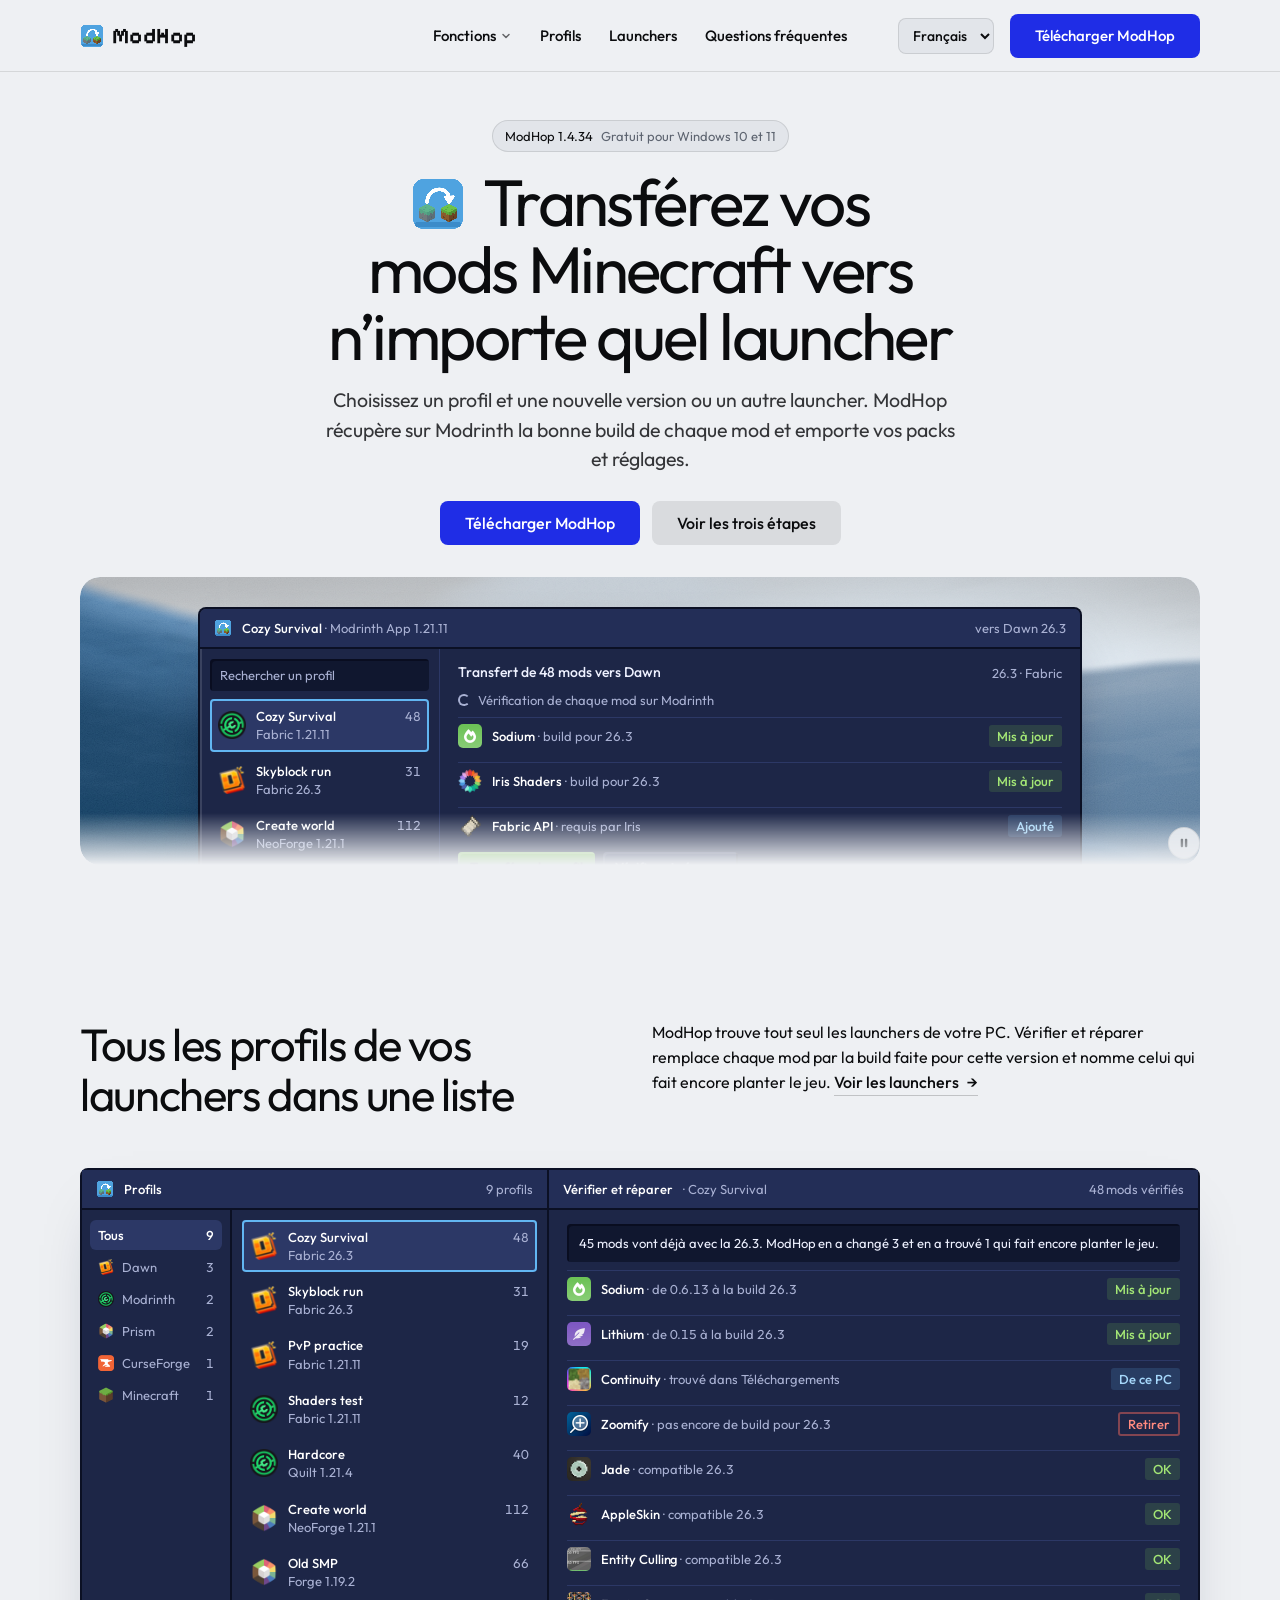
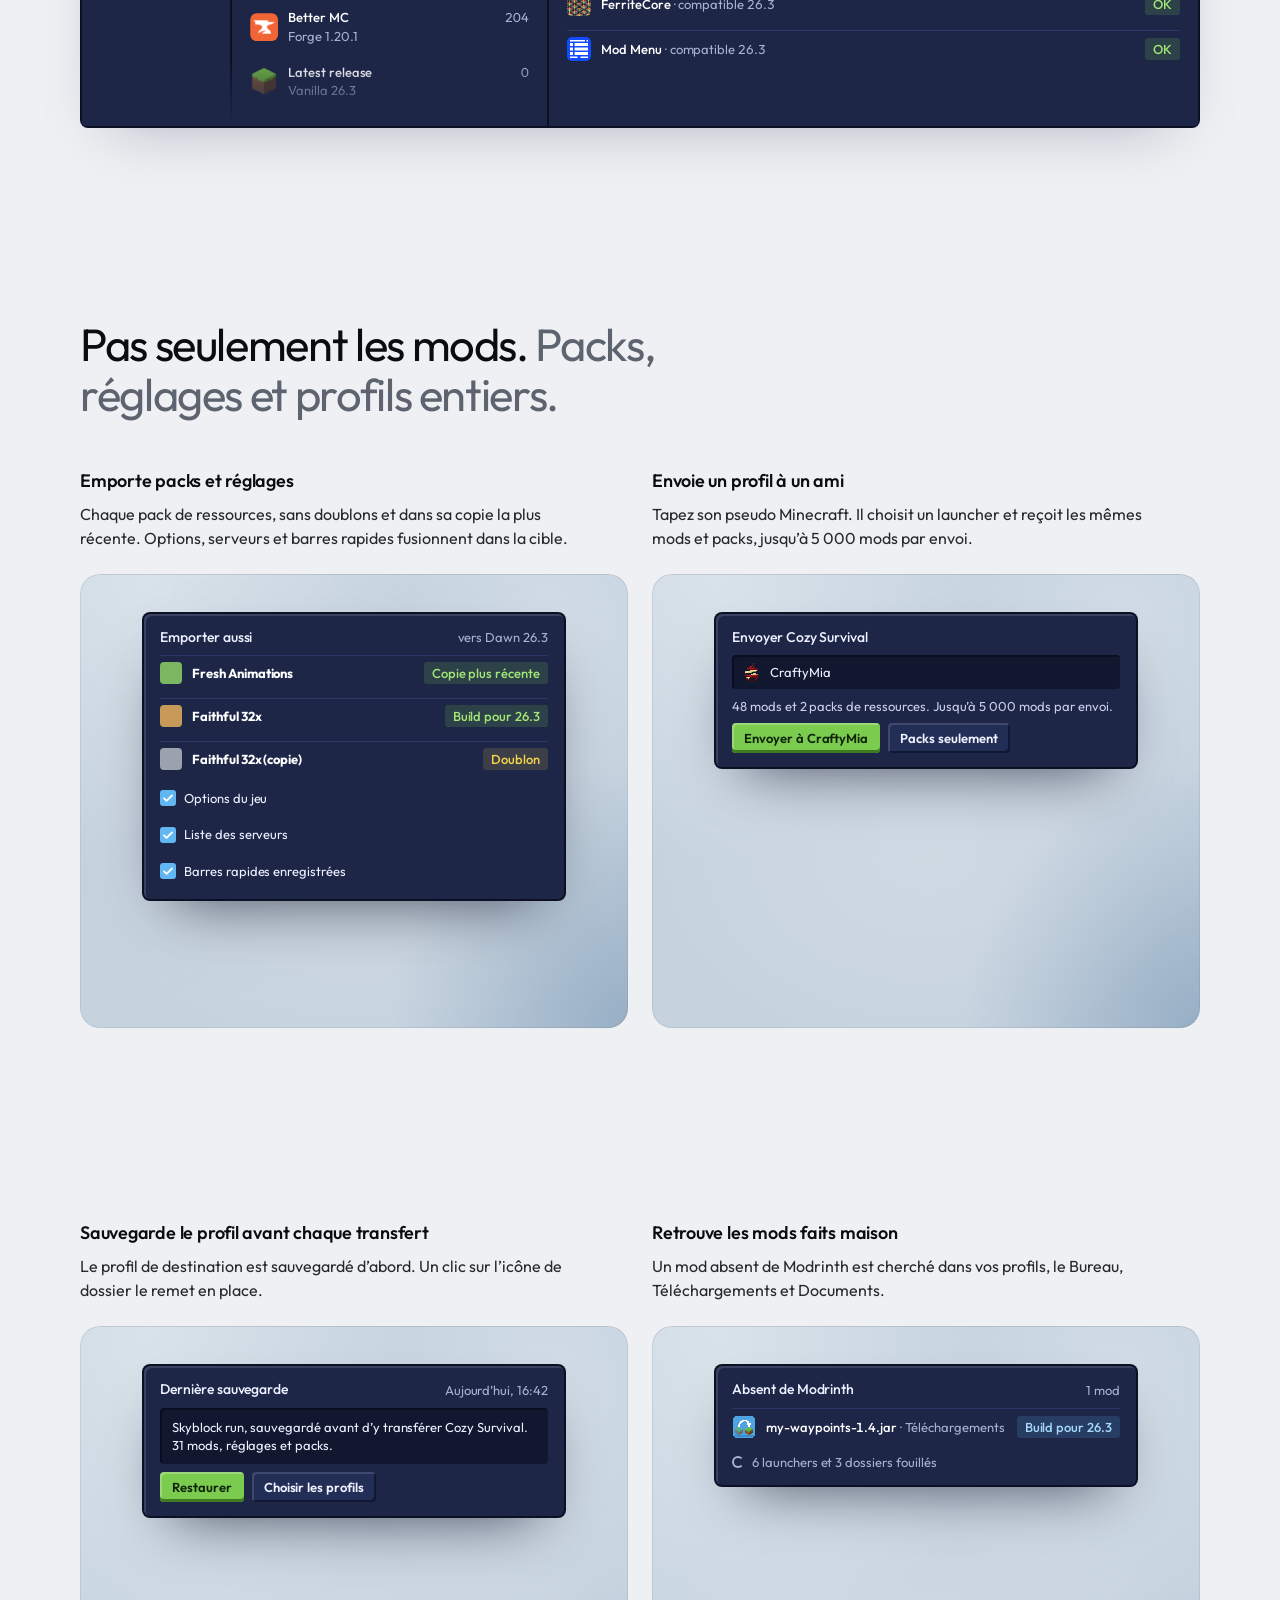
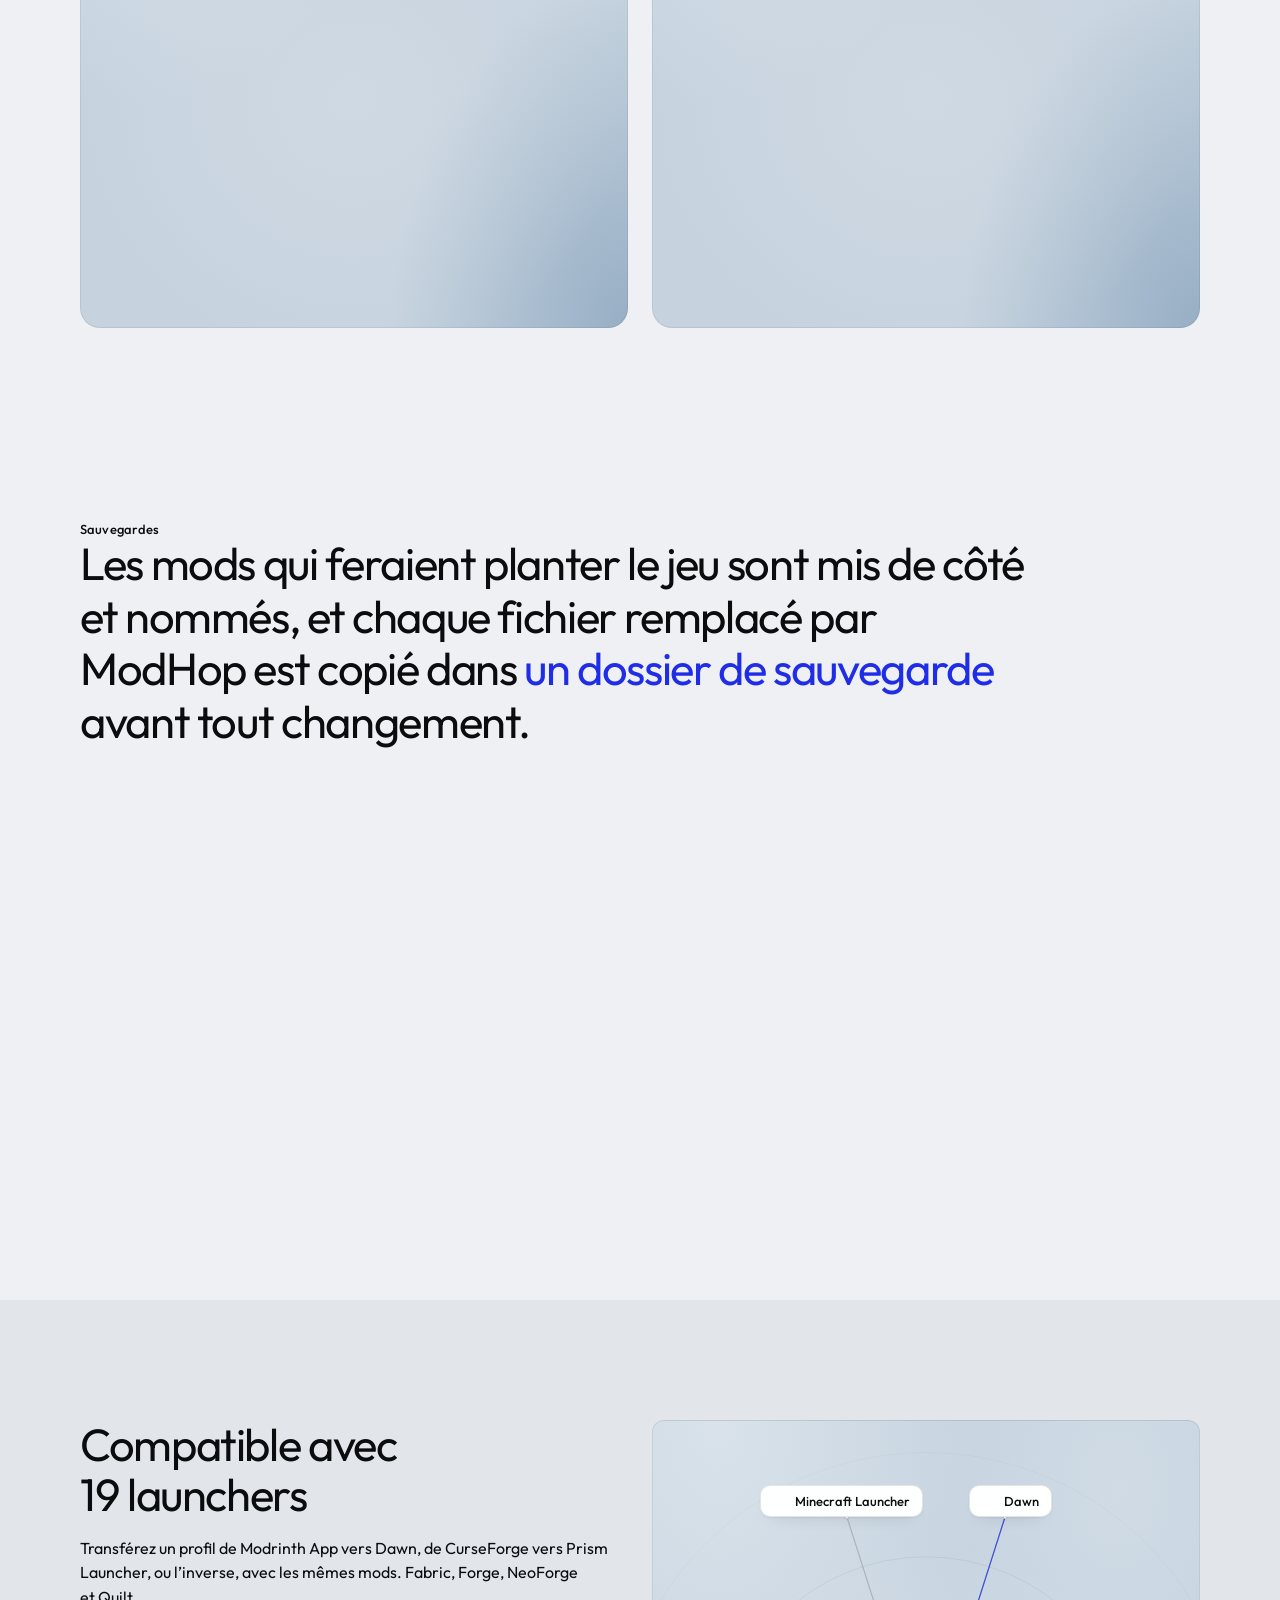
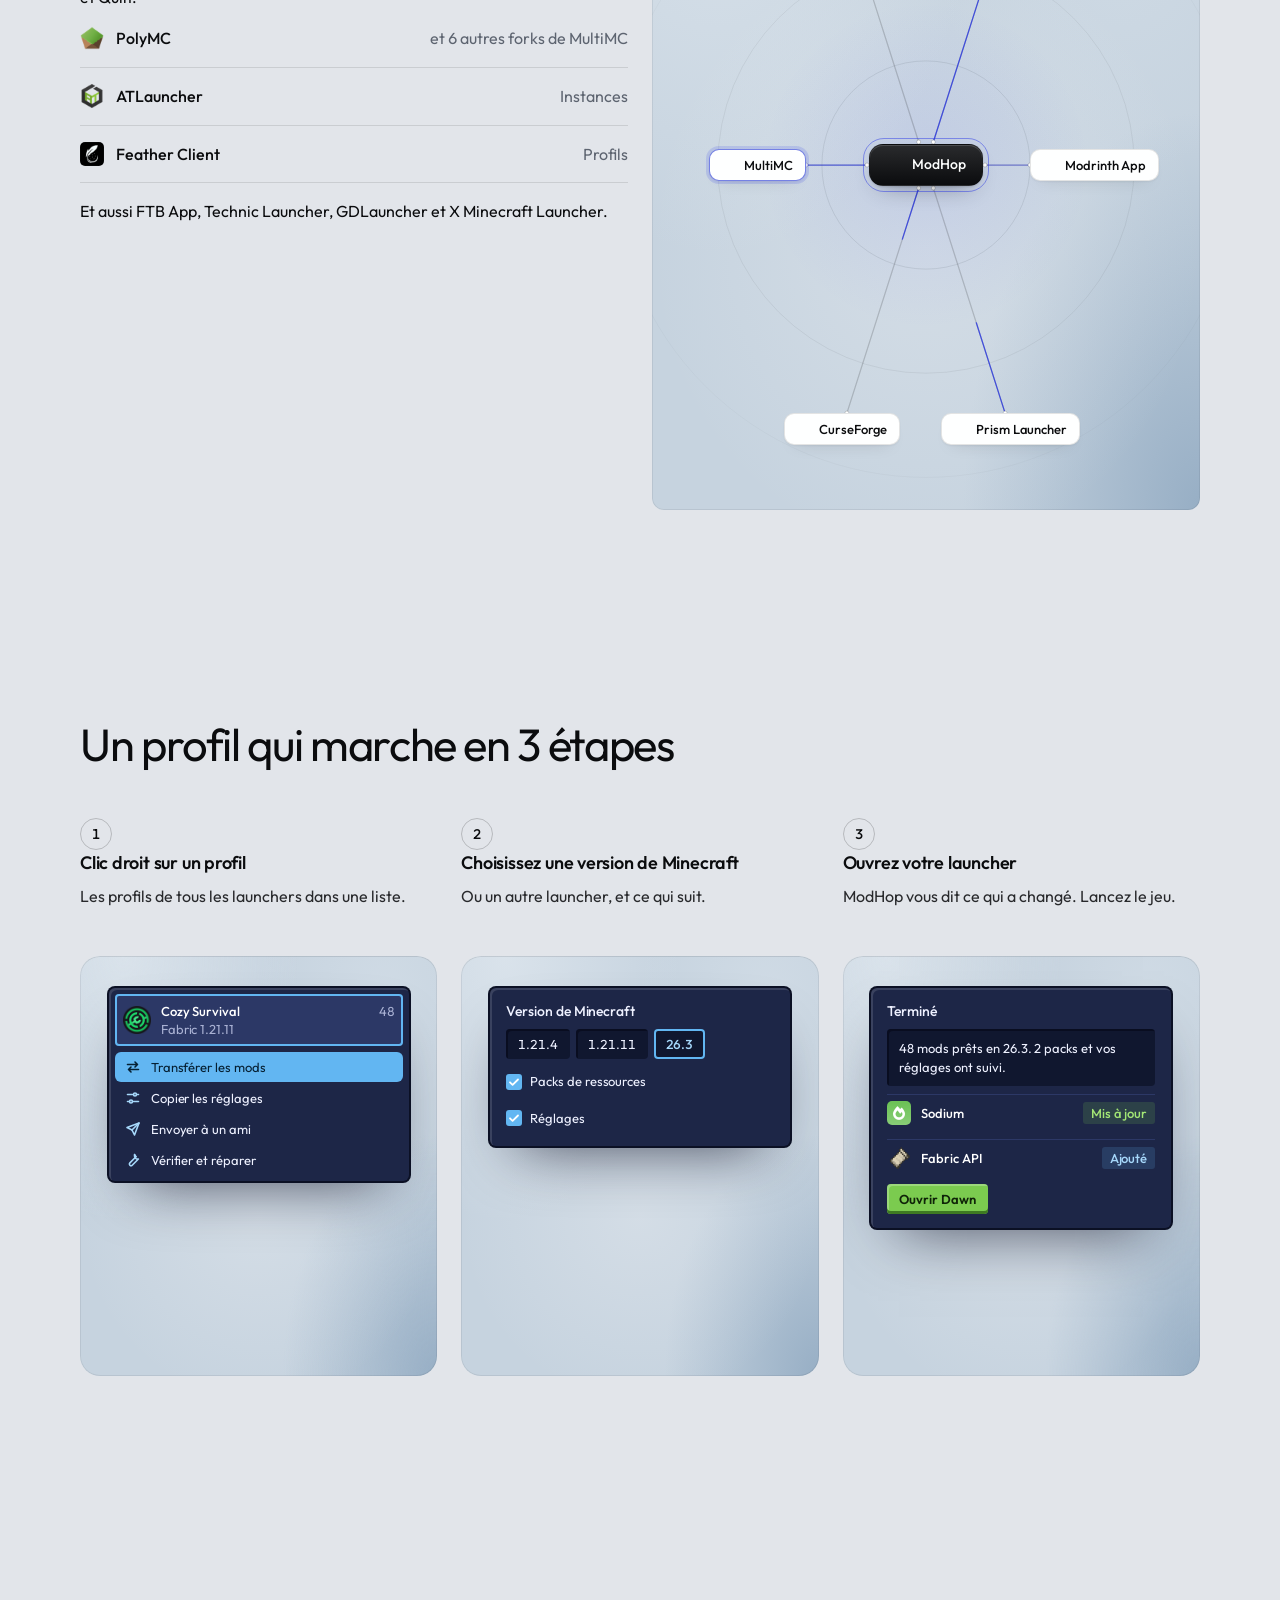
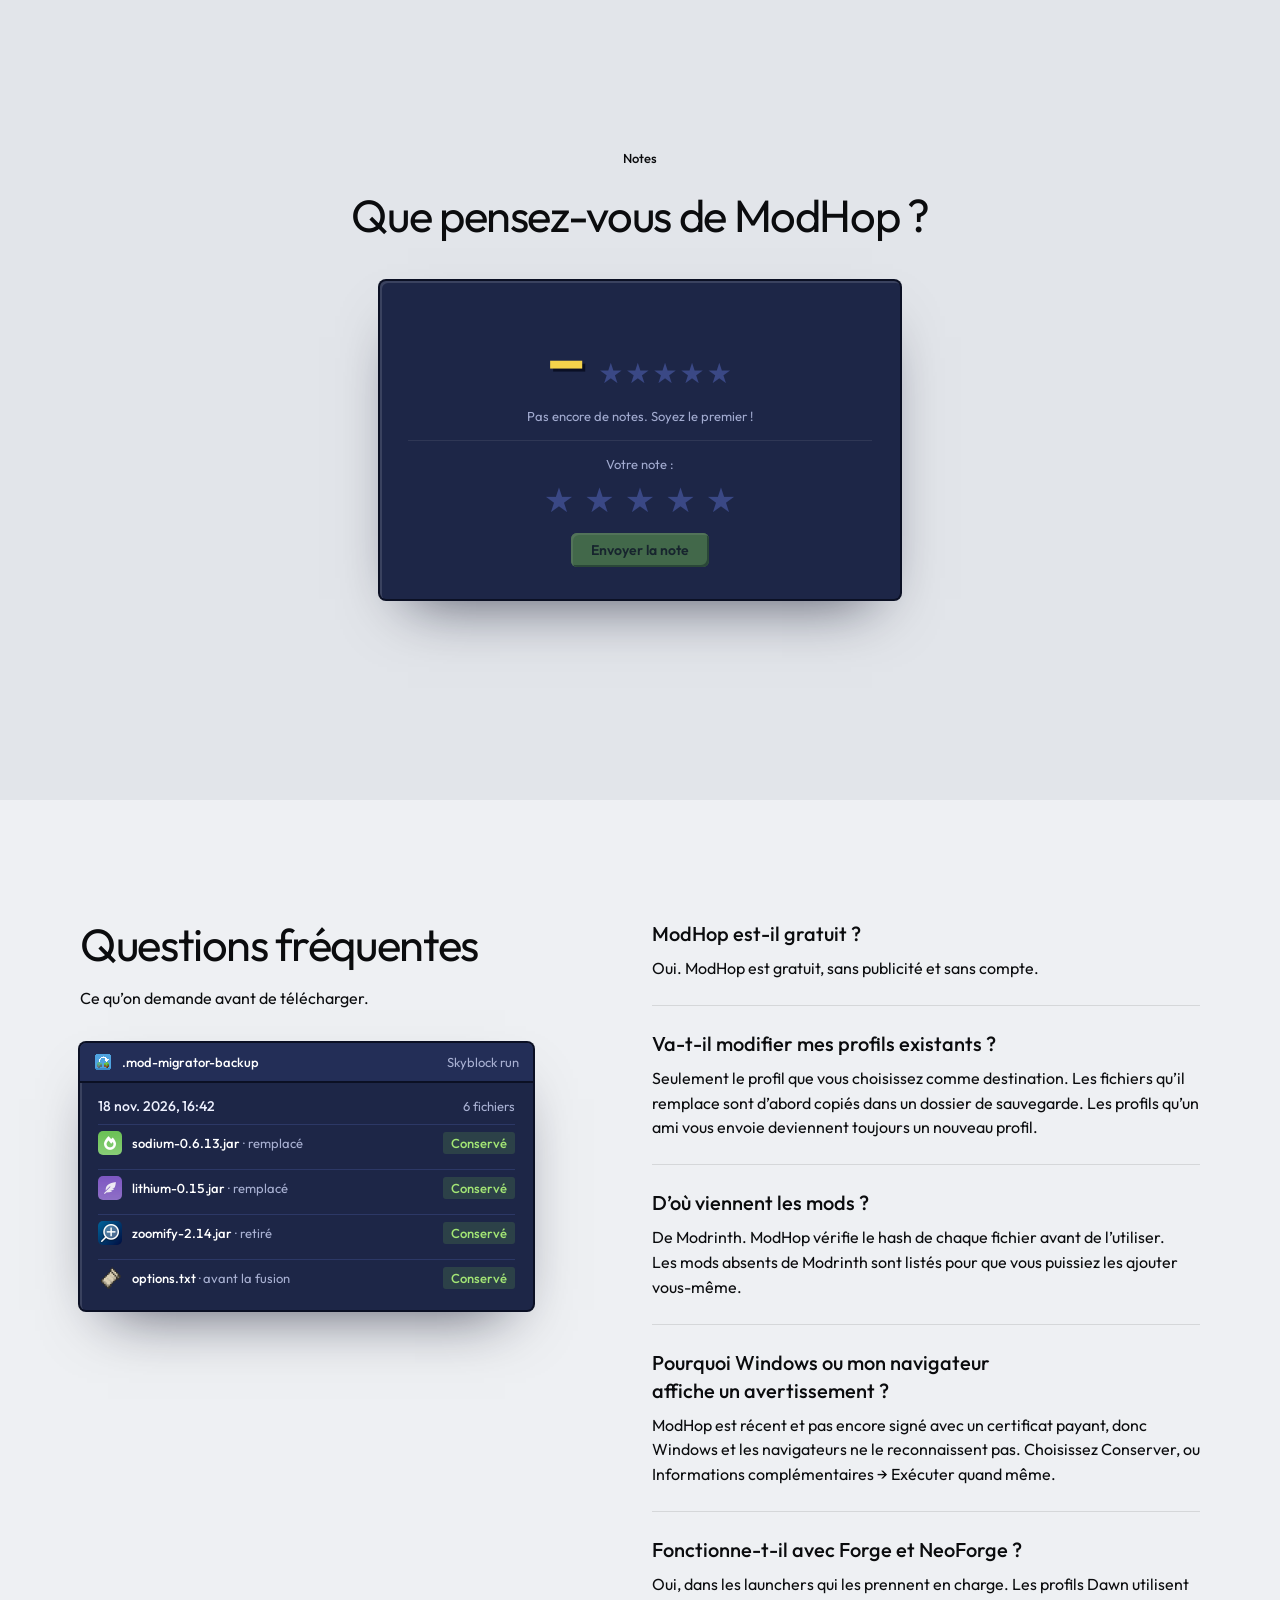
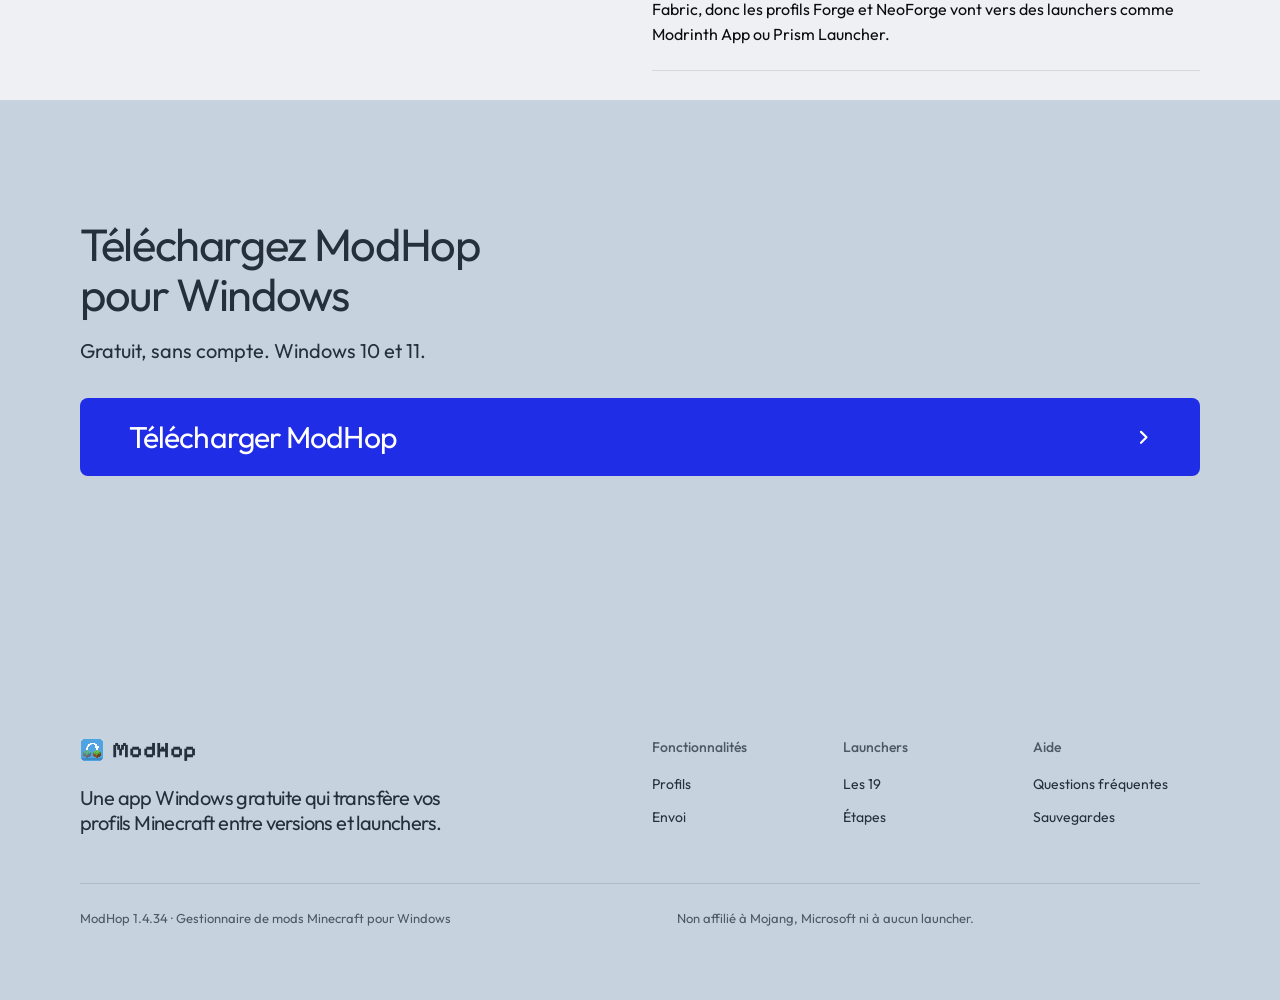
<file: fr/index.html>
<!doctype html>
<html lang="fr" data-type="software" data-radius="soft" data-ground="sky" data-buttons="tonal" data-motion>
<head>
<meta charset="utf-8">
<meta name="viewport" content="width=device-width, initial-scale=1, viewport-fit=cover">
<meta name="google-site-verification" content="QtRZL0XjADzHEwSwGdXTZGX1Vj5kNe7svAyJf5yG7o0">
<title>ModHop – Transférez vos mods Minecraft vers n’importe quelle version ou launcher</title>
<meta property="og:site_name" content="ModHop">
<meta name="application-name" content="ModHop">
<meta name="description" content="Transférez vos mods, packs de ressources et paramètres Minecraft vers n’importe quelle version ou launcher : Dawn, Modrinth App, Prism Launcher, MultiMC, CurseForge et le Minecraft Launcher. Gratuit pour Windows.">
<link rel="canonical" href="https://modhop.github.io/fr/">
<link rel="alternate" hreflang="en" href="https://modhop.github.io/">
<link rel="alternate" hreflang="he" href="https://modhop.github.io/he/">
<link rel="alternate" hreflang="zh" href="https://modhop.github.io/zh/">
<link rel="alternate" hreflang="hi" href="https://modhop.github.io/hi/">
<link rel="alternate" hreflang="es" href="https://modhop.github.io/es/">
<link rel="alternate" hreflang="ar" href="https://modhop.github.io/ar/">
<link rel="alternate" hreflang="fr" href="https://modhop.github.io/fr/">
<link rel="alternate" hreflang="x-default" href="https://modhop.github.io/">
<link rel="icon" href="/favicon.ico" sizes="any">
<link rel="icon" type="image/png" href="/logo.png">
<link rel="apple-touch-icon" href="/logo.png">
<meta property="og:type" content="website">
<meta property="og:title" content="ModHop – Transférez vos mods Minecraft vers n’importe quelle version ou launcher">
<meta property="og:description" content="Application gratuite pour Windows qui met à jour vos mods Minecraft vers une nouvelle version et transfère vos profils entre launchers.">
<meta property="og:url" content="https://modhop.github.io/fr/">
<meta property="og:image" content="https://modhop.github.io/img/share-v3.jpg">
<meta property="og:image:width" content="1200">
<meta property="og:image:height" content="630">
<meta name="twitter:card" content="summary_large_image">
<script type="application/ld+json">{"@context":"https://schema.org","@type":"SoftwareApplication","name":"ModHop","operatingSystem":"Windows 10, Windows 11","applicationCategory":"GameApplication","aggregateRating":{"@type":"AggregateRating","ratingValue":"4","ratingCount":"4","bestRating":"5","worstRating":"1"},"description":"Gestionnaire et outil de mise à jour de mods Minecraft gratuit qui transfère mods, packs de ressources et paramètres vers n’importe quelle version ou launcher.","offers":{"@type":"Offer","price":"0","priceCurrency":"USD"},"downloadUrl":"https://da.gd/ModHop","url":"https://modhop.github.io/"}</script>
<script type="application/ld+json">{"@context":"https://schema.org","@type":"WebSite","name":"modhop.github.io","alternateName":["ModHop","ModHop Minecraft"],"url":"https://modhop.github.io/"}</script>
<script type="application/ld+json">{"@context":"https://schema.org","@type":"Organization","name":"ModHop","url":"https://modhop.github.io/","logo":"https://modhop.github.io/logo.png"}</script>
<meta name="theme-color" content="#eef0f3">
<meta name="site-kind" content="software">
<meta name="page-type" content="software">
<link rel="preconnect" href="https://fonts.googleapis.com">
<link rel="preconnect" href="https://fonts.gstatic.com" crossorigin>
<link href="https://fonts.googleapis.com/css2?family=Outfit:wght@400..600&family=Pixelify+Sans:wght@700&family=Rubik:wght@400;500;600&display=swap" rel="stylesheet">
<link rel="stylesheet" href="/assets/system.css">
<link rel="stylesheet" href="/assets/ui/cards.css">
<link rel="stylesheet" href="/assets/motion/motion.css">
<link rel="stylesheet" href="/assets/backgrounds/backgrounds.css">
<link rel="stylesheet" href="/assets/layout/layout.css">
<link rel="stylesheet" href="/assets/icons/icon.css">
<style>
:root {
  --p-bg: #eef0f3; --p-surface: #e2e5ea; --p-ink: #0b0c0e; --p-muted: #5d6470;
  --p-accent: #1f2de6; --p-accent-ink: #ffffff; --p-action: #1f2de6; --p-action-ink: #ffffff;
  --p-inv-bg: #0b0c0e; --p-inv-surface: #17181a; --p-inv-ink: #eef0f3; --p-inv-muted: #8e8f92;
  --p-inv-accent: #eef0f3; --p-inv-accent-ink: #0b0c0e; --p-inv-action: #eef0f3; --p-inv-action-ink: #0b0c0e;
  --font-display: "Outfit", "Rubik", system-ui, "Segoe UI", "Nirmala UI", "Microsoft YaHei", sans-serif;
  --font-text: "Outfit", "Rubik", system-ui, "Segoe UI", "Nirmala UI", "Microsoft YaHei", sans-serif;
  --font-mono: "DM Mono", ui-monospace, "SFMono-Regular", Menlo, Consolas, monospace;
  --display-weight: 400;
  --display-tracking: -0.03em;
  --display-tracking-xl: -0.04em;
  --ly-scale: 0.98;
}
</style>
<link rel="stylesheet" href="/assets/ui/base.css">
<link rel="stylesheet" href="/assets/diagrams/diagram.css">
<script>document.documentElement.classList.add('m-enter');setTimeout(()=>document.documentElement.classList.add('m-enter-done'),700)</script>
<script src="/assets/backgrounds/backgrounds.js"></script>
<script>document.documentElement.classList.add('mo-js');setTimeout(()=>document.documentElement.classList.add('mo-safe'),2500)</script>
<link rel="modulepreload" href="/assets/moments/moments.js">
<link rel="modulepreload" href="/assets/moments/lib.js">
<link rel="modulepreload" href="/assets/moments/word-highlight/moment.js">
<!-- page CSS: only what sits inside a visual (ModHop's own windows), and one --p-h per card group -->
<style>
  .hero--centred .hero__lead { color: color-mix(in oklab, var(--ink) 78%, var(--bg)); }
  /* the logo inline in the h1 */
  .h1-logo { display: inline-block; width: .82em; height: .82em; vertical-align: -.08em; margin-right: .12em; border-radius: .16em; image-rendering: pixelated; }

  /* ModHop's window: one look for the hero, the profiles frame and the card panels */
  .mh { --mh-ink: #14161a; --mh-muted: #5d6470; --mh-line: rgb(20 22 26 / .09); --mh-fill: #f4f5f7; --mh-ok: #0d6b3c; --mh-warn: #a35a00; --mh-acc: #1f2de6;
        background: #fff; color: var(--mh-ink); font: 400 13px/1.4 var(--font-text); border-radius: 12px; overflow: hidden;
        box-shadow: 0 0 0 1px rgb(20 22 26 / .08), 0 24px 60px -28px rgb(20 30 60 / .45); }
  .mh__bar { display: flex; align-items: center; gap: 10px; height: 40px; padding: 0 14px; border-bottom: 1px solid var(--mh-line); color: var(--mh-muted); white-space: nowrap; }
  .mh__bar img { width: 18px; height: 18px; border-radius: 4px; image-rendering: pixelated; }
  .mh__bar b { color: var(--mh-ink); font-weight: 500; }
  .mh__bar .sp { flex: 1; }
  .mh__body { display: grid; grid-template-columns: 240px minmax(0, 1fr); min-height: 420px; }
  .mh__list { border-right: 1px solid var(--mh-line); padding: 10px; display: grid; align-content: start; gap: 2px; }
  .mh__q { height: 32px; margin-bottom: 6px; border-radius: 8px; background: var(--mh-fill); display: flex; align-items: center; padding: 0 10px; color: var(--mh-muted); }
  .mh__p { display: grid; grid-template-columns: 28px minmax(0, 1fr) auto; gap: 0 10px; align-items: center; padding: 8px; border-radius: 8px; }
  .mh__p.is-on { background: color-mix(in oklab, var(--mh-acc) 9%, #fff); }
  .mh__p img { grid-row: 1 / span 2; width: 28px; height: 28px; border-radius: 6px; }
  .mh__p b { font-weight: 500; overflow: hidden; text-overflow: ellipsis; white-space: nowrap; }
  .mh__p span { grid-column: 2; color: var(--mh-muted); white-space: nowrap; overflow: hidden; text-overflow: ellipsis; }
  .mh__p em { grid-row: 1; grid-column: 3; font-style: normal; color: var(--mh-muted); font-variant-numeric: tabular-nums; }
  .mh__main { display: grid; align-content: start; gap: 8px; padding: 14px 18px; min-width: 0; }
  .mh__h { display: flex; align-items: center; gap: 8px; font-weight: 500; font-size: 14px; }
  .mh__h small { margin-left: auto; color: var(--mh-muted); font-weight: 400; font-size: 13px; }
  .mh__mod { display: grid; grid-template-columns: 24px minmax(0, 1fr) auto; gap: 10px; align-items: center; padding: 6px 0; border-top: 1px solid var(--mh-line); }
  .mh__mod img { width: 24px; height: 24px; border-radius: 5px; }
  .mh__mod b { font-weight: 500; }
  .mh__mod span { color: var(--mh-muted); font-variant-numeric: tabular-nums; }
  .mh__chip, .mh__rm { font-style: normal; }
  .mh__chip { height: 22px; padding: 0 8px; border-radius: 99px; display: inline-flex; align-items: center; font-size: 13px; font-weight: 500; white-space: nowrap; }
  .mh__chip--ok { background: #e3f4ea; color: var(--mh-ok); }
  .mh__chip--pc { background: #e6e9fd; color: var(--mh-acc); }
  .mh__chip--warn { background: #fbeedb; color: var(--mh-warn); }
  .mh__tool { display: flex; align-items: center; gap: 8px; color: var(--mh-muted); }
  .mh__tool::before { content: ""; width: 12px; height: 12px; border-radius: 50%; border: 2px solid currentColor; border-right-color: transparent; }
  .mh__sum { padding: 10px 12px; border-radius: 10px; background: var(--mh-fill); }
  .mh__acts { display: flex; gap: 8px; }
  .mh__acts span { height: 30px; padding: 0 12px; border-radius: 8px; display: inline-flex; align-items: center; font-weight: 500; background: var(--mh-acc); color: #fff; }
  .mh__acts span + span { background: var(--mh-fill); color: var(--mh-ink); box-shadow: inset 0 0 0 1px var(--mh-line); }
  .mh__rm { height: 24px; padding: 0 10px; border-radius: 6px; display: inline-flex; align-items: center; font-weight: 500; color: #b4232a; box-shadow: inset 0 0 0 1px rgb(180 35 42 / .3); }

  /* the hero frame's painted ground when WebGL is not there: a blue sky over green hills */
  .hero__window { background:
    radial-gradient(120% 60% at 70% 118%, #5d8a3a 0 40%, transparent 41%),
    radial-gradient(90% 50% at 10% 108%, #6f9e47 0 42%, transparent 43%),
    radial-gradient(80% 40% at 60% 92%, #9fb8c9 0 40%, transparent 41%),
    linear-gradient(#4f93d6, #a7cbea 70%, #cfe0ea); }
  .hero__window .mh__body { min-height: 400px; }

  /* the profiles frame (app-frame recipe) */
  .app.ui { display: grid; grid-template-columns: minmax(0, 5fr) minmax(0, 7fr); margin-top: var(--s-7); background: #fff; border: 1px solid rgb(20 22 26 / .1); border-radius: 14px; box-shadow: 0 24px 60px -32px rgb(20 30 60 / .35); }
  .app > .app__pane { position: relative; min-width: 0; min-height: 0; overflow: hidden; }
  .app > .app__pane + .app__pane { border-left: 1px solid rgb(20 22 26 / .09); }
  .app > .app__pane > .mh { border-radius: 0; box-shadow: none; height: 100%; }
  .app > .app__pane::after { content: ""; position: absolute; inset: auto 0 0 0; height: 64px; background: linear-gradient(transparent, #fff); pointer-events: none; }
  .app .mh__body { grid-template-columns: 150px minmax(0, 1fr); min-height: 0; height: calc(100% - 40px); }
  .app .mh__side { border-right: 1px solid rgb(20 22 26 / .09); padding: 10px 8px; display: grid; align-content: start; gap: 2px; color: #5d6470; }
  .app .mh__side span { display: flex; align-items: center; gap: 8px; height: 30px; padding: 0 8px; border-radius: 6px; white-space: nowrap; }
  .app .mh__side span.is-on { background: #f4f5f7; color: #14161a; font-weight: 500; }
  .app .mh__side img { width: 16px; height: 16px; border-radius: 3px; }
  .app .mh__side em { margin-left: auto; font-style: normal; font-variant-numeric: tabular-nums; }
  .app .mh__list { border-right: 0; }
  @media (min-width: 1024px) and (max-width: 1279px) { .app.ui { grid-template-columns: minmax(0, 4fr) minmax(0, 8fr); } }
  @media (max-width: 1023px) {
    .app.ui { grid-template-columns: minmax(0, 1fr); grid-template-rows: auto minmax(0, 1fr); }
    .app > .app__pane--list { max-height: 252px; }
    .app > .app__pane--list::after { display: none; }
    .app .mh__side { display: none; }
    .app .mh__body { grid-template-columns: minmax(0, 1fr); }
    .app > .app__pane + .app__pane { border-left: 0; border-top: 1px solid rgb(20 22 26 / .09); }
  }
  @media (max-width: 639px) {
    .app.ui { grid-template-rows: minmax(0, 1fr); }
    .app > .app__pane--list { display: none; }
    .app > .app__pane + .app__pane { border-top: 0; }
  }

  .more-launchers li { display: flex; align-items: center; gap: var(--s-3); } .more-launchers img { width: 24px; height: 24px; border-radius: 5px; } .more-launchers .rows__value { margin-left: auto; color: var(--muted); }
  .faq-mock { margin-top: var(--s-6); }
  /* card panels */
  #features .panel { --p-h: 340px; }
  #steps .panel { --p-h: 420px; }
  @media (min-width: 640px) and (max-width: 1279px) { #steps { --h: 2 } }
  @media (max-width: 639px) { #steps { --hm: 2 } #launchers { --hm: 2 } #features .mh__check { display: none; } }
  @media (max-width: 1279px) { .hero__window .mh__body { grid-template-columns: minmax(0, 1fr); } .hero__window .mh__list, .app .mh__side { display: none; } .app .mh__body { grid-template-columns: minmax(0, 1fr); } }
  .mh--card .mh__main { padding: 14px 16px; }
  .mh__pack { display: grid; grid-template-columns: 22px minmax(0, 1fr) auto; gap: 10px; align-items: center; padding: 6px 0; border-top: 1px solid var(--mh-line); }
  .mh__pack > .sw { width: 22px; height: 22px; border-radius: 4px; background: var(--c); }
  .mh__check { display: flex; align-items: center; gap: 8px; padding: 5px 0; }
  .mh__check::before { content: ""; width: 16px; height: 16px; border-radius: 4px; background: var(--mh-acc) url("data:image/svg+xml,%3Csvg xmlns='http://www.w3.org/2000/svg' viewBox='0 0 16 16'%3E%3Cpath d='m4 8.3 2.6 2.6L12 5.5' fill='none' stroke='white' stroke-width='1.8' stroke-linecap='round' stroke-linejoin='round'/%3E%3C/svg%3E") center/16px no-repeat; }
  .mh__field { height: 34px; border-radius: 8px; box-shadow: inset 0 0 0 1px var(--mh-line); display: flex; align-items: center; gap: 8px; padding: 0 10px; }
  .mh__field img { width: 20px; height: 20px; border-radius: 4px; image-rendering: pixelated; }
  .mh__note { color: #3f4550; }
  .mh__menu { display: grid; padding: 6px; gap: 1px; }
  .mh__menu span { height: 30px; display: flex; align-items: center; padding: 0 10px; border-radius: 6px; }
  .mh__menu span.is-on { background: var(--mh-acc); color: #fff; }
  .mh__seg { display: flex; flex-wrap: wrap; gap: 6px; }
  .mh__seg span { height: 30px; padding: 0 12px; display: inline-flex; align-items: center; border-radius: 8px; box-shadow: inset 0 0 0 1px var(--mh-line); font-variant-numeric: tabular-nums; }
  .mh__seg span.is-on { box-shadow: inset 0 0 0 2px var(--mh-acc); color: var(--mh-acc); font-weight: 500; }
  @media (max-width: 639px) {
    #features .panel { --p-h: 190px; } #steps .panel { --p-h: 356px; }
    .hero__window .mh__body { grid-template-columns: 1fr; }
    .hero__window .mh__list { display: none; }
    .hero__window .mh__bar .sp ~ span { display: none; }
    .hero__window .mh__tool { display: none; }
  }
  /* ---- the app's own look in every window: the inventory (dusk panels, bevels, grass for the action), so the site shows
     the real ModHop. Shared with the app: Outfit, the pixel wordmark, the drawn icon set, the status words. ---- */
  .mh { --mh-ink: #eef1ff; --mh-muted: #a9b1d3; --mh-line: #2c3866; --mh-fill: #10172f; --mh-ok: #a3e675; --mh-warn: #f4d34b; --mh-acc: #62b6f2;
        --hi: rgba(255,255,255,.13); --lo: rgba(4,7,20,.55);
        background: #1d2647; color: var(--mh-ink); border-radius: 6px;
        box-shadow: 0 0 0 2px #0b1024, inset 2px 2px 0 var(--hi), 0 28px 60px -28px rgb(6 9 30 / .7); }
  .mh__bar { background: #232e57; border-bottom: 2px solid #0b1024; }
  .mh__bar b { color: #fff; }
  .mh__q { background: var(--mh-fill); border-radius: 4px; box-shadow: inset 2px 2px 0 var(--lo); }
  .mh__p { border-radius: 4px; }
  .mh__p.is-on { background: #2c3866; box-shadow: inset 0 0 0 2px var(--mh-acc); }
  .mh__p b, .mh__mod b, .mh__pack b { color: #fff; }
  .mh__chip { border-radius: 3px; }
  .mh__chip--ok { background: rgba(123,203,79,.16); color: var(--mh-ok); }
  .mh__chip--pc { background: rgba(98,182,242,.16); color: #a6d8fb; }
  .mh__chip--warn { background: rgba(244,211,75,.14); color: var(--mh-warn); }
  .mh__rm { color: #ff8a7f; box-shadow: inset 0 0 0 2px rgb(255 107 94 / .45); border-radius: 3px; }
  .mh__sum { background: var(--mh-fill); border-radius: 4px; box-shadow: inset 2px 2px 0 var(--lo); }
  .mh__acts span { border-radius: 4px; background: #7bcb4f; color: #0f2408; font-weight: 600; box-shadow: inset 0 -3px 0 #3e7a22, inset 2px 2px 0 rgba(255,255,255,.25); }
  .mh__acts span + span { background: #232e57; color: #eef1ff; box-shadow: inset 2px 2px 0 var(--hi), inset -2px -2px 0 var(--lo); }
  .mh__check::before { background-color: var(--mh-acc); border-radius: 3px; }
  .mh__field { border-radius: 4px; background: var(--mh-fill); box-shadow: inset 2px 2px 0 var(--lo); }
  .mh__note { color: #c9cfea; }
  .mh__menu span { gap: 10px; }
  .mh__menu span svg { width: 16px; height: 16px; flex: none; color: #a6d8fb; }
  .mh__menu span.is-on { background: var(--mh-acc); color: #062033; }
  .mh__menu span.is-on svg { color: #062033; }
  .mh__seg span { border-radius: 4px; background: var(--mh-fill); box-shadow: inset 2px 2px 0 var(--lo); }
  .mh__seg span.is-on { box-shadow: inset 0 0 0 2px var(--mh-acc); color: #a6d8fb; }
  .app.ui { background: #1d2647; border: 2px solid #0b1024; border-radius: 8px; }
  .app > .app__pane + .app__pane { border-left: 2px solid #0b1024; }
  .app > .app__pane::after { background: linear-gradient(transparent, #1d2647); }
  .app .mh__side { border-right: 2px solid #0b1024; color: var(--mh-muted); }
  .app .mh__side span.is-on { background: #2c3866; color: #fff; }
  @media (max-width: 1023px) { .app > .app__pane + .app__pane { border-left: 0; border-top: 2px solid #0b1024; } }
  /* the pixel wordmark, as the app's title draws it */
  .mh .loop-pause:focus-visible { outline: 2px solid #ffffff; outline-offset: 2px; }
  @media (max-width: 359px) { .nav__logo .wordmark { letter-spacing: 0; font-size: 14px; } }
  .wordmark { font-family: "Pixelify Sans", var(--font-display); font-weight: 700; letter-spacing: .02em; }

  /* language picker (site.js fills it in) */
  select.lang { height: var(--btn-h-sm, 36px); padding: 0 10px; font: 500 14px var(--font-text); color: var(--ink); background: var(--surface, #e2e5ea); border: 1px solid var(--line); border-radius: 8px; cursor: pointer; }
  /* ratings */
  .rate__wrap { display: flex; flex-direction: column; align-items: center; justify-content: center; text-align: center; gap: var(--s-5, 20px); }
  .rate__wrap h2 { margin: 0; }
  .rate-card { display: grid; justify-items: center; gap: 14px; width: min(520px, 100%); padding: 40px 28px 32px; text-align: center; margin-top: var(--s-4, 16px); }
  .rate-pick { display: grid; justify-items: center; gap: 8px; padding-top: 14px; border-top: 1px solid rgba(255,255,255,.08); width: 100%; }
  .rate-avg b { font-size: 72px !important; }
  .rate-card .stars { font-size: 28px !important; }
  .rate-avg { display: flex; align-items: baseline; gap: 12px; }
  .rate-avg b { font: 600 52px/1 var(--font-display); font-variant-numeric: tabular-nums; color: #f4d34b; text-shadow: 3px 3px 0 #0a0f24; }
  .rate-card .stars { color: #f4d34b; letter-spacing: 2px; font-size: 22px; } .rate-card .stars .off { color: #3a4885; }
  .pick-stars { display: flex; gap: 6px; direction: ltr; }
  .pick-stars button { font-size: 34px; line-height: 1; background: none; border: 0; cursor: pointer; color: #3a4885; padding: 2px; transition: color .15s, transform .16s cubic-bezier(.23,1,.32,1); }
  .pick-stars button:active { transform: scale(.92); }
  .pick-stars button.on { color: #f4d34b; text-shadow: 0 0 12px rgba(244,211,75,.5); }
  /* Send: the same grass button as the app's actions, small, under the stars */
  .rate-send { font: 600 14px var(--font-text); color: #10240a; background: #7bcb4f; border: 0; border-radius: 6px; padding: 8px 20px; cursor: pointer;
    box-shadow: inset 2px 2px 0 #a3e675, inset -2px -2px 0 #3e7a22; transition: transform .16s cubic-bezier(.23,1,.32,1), filter .15s, opacity .15s; }
  .rate-send:hover:not(:disabled) { filter: brightness(1.08); }
  .rate-send:active:not(:disabled) { transform: scale(.97); }
  .rate-send:disabled { opacity: .4; cursor: default; }
  .rate-send:focus-visible { outline: 2px solid #fff; outline-offset: 2px; }
  .rate-card .msg { color: #a2abd0; margin: 0; } .msg.err { color: #ff6b5e !important; }
  .dl-count { color: var(--muted); margin: 0; }
  /* right-to-left pages (he, ar) */
  [dir=rtl] .stage > .fit { margin-inline: auto; } /* left and right both set: auto margins centre it in RTL too */
  [dir=rtl] .h1-logo { margin-right: 0; margin-left: .12em; }
  [dir=rtl] .m-arrow, [dir=rtl] .link::after { transform: scaleX(-1); }
</style>
</head>
<body>
<!-- type: software (a free Windows app that moves Minecraft mods between versions and launchers)
     deal: hero centred, nav nav-centre (dealt nav-cards, re-dealt: no photographs for its picture cards), close close-type,
           footer footer-statement, rhythm surface-pairs, buttons tonal, mark: the client's own logo (dealt arc, replaced),
           palette cool-grey-cobalt (a Windows utility's cool settings-window grey, cobalt for the one action),
           type outfit (funnel and gabarito failed hero-lines: 3 lines at 1440), effect painterly-landscape in the hero frame (sky and hills: Minecraft's own first view)
     moments: word-highlight in #backups (its own statement section) -->
<header class="nav nav--centre">
  <div class="wrap nav__bar">
    <a class="skip-link" href="#top">Aller au contenu</a>
    <a class="nav__logo" href="#top"><img src="/logo.png" alt="" width="24" height="24" style="image-rendering:pixelated;border-radius:5px"><span class="wordmark">ModHop</span></a>
    <nav class="nav__links" aria-label="Main">
      <div class="nav__item">
        <a class="nav__link" href="#features">Fonctions <svg class="chev" viewBox="0 0 12 12" aria-hidden="true"><path d="M3 4.5l3 3 3-3" fill="none" stroke="currentColor" stroke-width="1.5" stroke-linecap="round" stroke-linejoin="round"/></svg></a>
        <div class="nav__menu">
          <div class="wrap grid">
            <div class="menu-col span-3">
              <p class="t-label">Transfert</p>
              <a href="#profiles">Profils<span>Tous les launchers dans une liste</span></a>
              <a href="#features">Packs et réglages<span>Options, serveurs, barres rapides</span></a>
              <a href="#backups">Sauvegardes<span>Une dernière sauvegarde avant chaque transfert</span></a>
            </div>
            <div class="menu-col span-3">
              <p class="t-label">Partage</p>
              <a href="#features">Envoyer à un ami<span>Par pseudo Minecraft</span></a>
              <a href="#launchers">Launchers<span>Dix-neuf, détectés tout seuls</span></a>
            </div>
          </div>
        </div>
      </div>
      <div class="nav__item"><a class="nav__link" href="#profiles">Profils</a></div>
      <div class="nav__item"><a class="nav__link" href="#launchers">Launchers</a></div>
      <div class="nav__item"><a class="nav__link" href="#faq">Questions fréquentes</a></div>
    </nav>
    <div class="nav__actions">
      <select class="lang" aria-label="Language" onchange="location.href=this.value"><option value="https://modhop.github.io/">English</option><option value="https://modhop.github.io/he/">עברית</option><option value="https://modhop.github.io/zh/">中文</option><option value="https://modhop.github.io/hi/">हिन्दी</option><option value="https://modhop.github.io/es/">Español</option><option value="https://modhop.github.io/ar/">العربية</option><option value="https://modhop.github.io/fr/" selected>Français</option></select>
      <a class="btn btn--primary" href="https://da.gd/ModHop">Télécharger ModHop</a>
    </div>
    <button class="nav__toggle" type="button" aria-expanded="false" aria-label="Menu">
      <svg width="18" height="18" viewBox="0 0 18 18" aria-hidden="true"><path d="M2 5h14M2 13h14" stroke="currentColor" stroke-width="1.6" stroke-linecap="round"/></svg>
    </button>
  </div>
</header>

<main id="top">
  <section class="hero hero--centred" data-enter aria-labelledby="hero-h">
    <div class="wrap"><div class="hero-text">
      <div class="hero__c">
        <a class="pill" href="#features"><span>ModHop 1.4.34</span><span class="muted">Gratuit pour Windows 10 et 11</span></a>
        <h1 id="hero-h"><img width="28" height="28" class="h1-logo" src="/logo.png" alt=""> <span>Transférez vos mods Minecraft vers n’importe quel launcher</span></h1>
        <p class="hero__lead">Choisissez un profil et une nouvelle version ou un autre launcher. ModHop récupère sur Modrinth la bonne build de chaque mod et emporte vos packs et réglages.</p>
        <div class="btn-row"><a class="btn btn--primary" href="https://da.gd/ModHop">Télécharger ModHop</a><a class="btn btn--secondary" href="#steps">Voir les trois étapes</a></div>
      </div>
      <div class="hero__window" data-fx="painterly-landscape" data-fx-seed="11" role="img" aria-label="ModHop transfère le profil Cozy Survival de Modrinth App en 1.21.11 vers Dawn en 26.3">
        <div class="ly-piece mh" aria-hidden="true">
          <div class="mh__bar"><img width="28" height="28" src="/logo.png" alt=""><span><b>Cozy Survival</b> · Modrinth App 1.21.11</span><span class="sp"></span><span>vers Dawn 26.3</span></div>
          <div class="mh__body">
            <div class="mh__list">
              <div class="mh__q">Rechercher un profil</div>
              <div class="mh__p is-on"><img width="28" height="28" src="/img/icons/modrinth.png" alt=""><b>Cozy Survival</b><em>48</em><span>Fabric 1.21.11</span></div>
              <div class="mh__p"><img width="28" height="28" src="/img/icons/dawn.png" alt=""><b>Skyblock run</b><em>31</em><span>Fabric 26.3</span></div>
              <div class="mh__p"><img width="28" height="28" src="/img/icons/prism.png" alt=""><b>Create world</b><em>112</em><span>NeoForge 1.21.1</span></div>
              <div class="mh__p"><img width="28" height="28" src="/img/icons/curseforge.png" alt=""><b>Better MC</b><em>204</em><span>Forge 1.20.1</span></div>
            </div>
            <div class="mh__main" data-ly-steps="900">
              <div class="mh__h">Transfert de 48 mods vers Dawn <small>26.3 · Fabric</small></div>
              <div class="mh__tool" data-step>Vérification de chaque mod sur Modrinth</div>
              <div class="mh__mod" data-step><img width="28" height="28" src="/img/mods/sodium.webp" alt=""><span><b>Sodium</b> · build pour 26.3</span><i class="mh__chip mh__chip--ok">Mis à jour</i></div>
              <div class="mh__mod" data-step><img width="28" height="28" src="/img/mods/iris.webp" alt=""><span><b>Iris Shaders</b> · build pour 26.3</span><i class="mh__chip mh__chip--ok">Mis à jour</i></div>
              <div class="mh__mod" data-step><img width="28" height="28" src="/img/mods/fabric-api.png" alt=""><span><b>Fabric API</b> · requis par Iris</span><i class="mh__chip mh__chip--pc">Ajouté</i></div>
              <div class="mh__acts" data-step><span>Transférer le profil</span><span>Vérifier et réparer</span></div>
            </div>
          </div>
        </div>
      </div>
    </div></div>
  </section>

  <section class="section" id="profiles" aria-labelledby="profiles-h">
    <div class="wrap">
      <div class="grid">
        <h2 class="span-5" id="profiles-h">Tous les profils de vos launchers dans une liste</h2>
        <p class="span-6 start-7">ModHop trouve tout seul les launchers de votre PC. Vérifier et réparer remplace chaque mod par la build faite pour cette version et nomme celui qui fait encore planter le jeu. <a class="link" href="#launchers">Voir les launchers</a></p>
      </div>
      <div class="ui app fill" role="img" aria-label="La liste des profils de ModHop à côté de Vérifier et réparer pour Cozy Survival : deux mods mis à jour, un venu de ce PC, un mis de côté avec un bouton Retirer">
        <div class="app__pane app__pane--list">
          <div class="mh">
            <div class="mh__bar"><img width="28" height="28" src="/logo.png" alt="" loading="lazy"><b>Profils</b><span class="sp"></span><span>9 profils</span></div>
            <div class="mh__body">
              <nav class="mh__side" aria-hidden="true">
                <span class="is-on">Tous<em>9</em></span>
                <span><img width="28" height="28" src="/img/icons/dawn.png" alt="" loading="lazy">Dawn<em>3</em></span>
                <span><img width="28" height="28" src="/img/icons/modrinth.png" alt="" loading="lazy">Modrinth<em>2</em></span>
                <span><img width="28" height="28" src="/img/icons/prism.png" alt="" loading="lazy">Prism<em>2</em></span>
                <span><img width="28" height="28" src="/img/icons/curseforge.png" alt="" loading="lazy">CurseForge<em>1</em></span>
                <span><img width="28" height="28" src="/img/icons/official.png" alt="" loading="lazy">Minecraft<em>1</em></span>
              </nav>
              <div class="mh__list">
                <div class="mh__p is-on"><img width="28" height="28" src="/img/icons/dawn.png" alt="" loading="lazy"><b>Cozy Survival</b><em>48</em><span>Fabric 26.3</span></div>
                <div class="mh__p"><img width="28" height="28" src="/img/icons/dawn.png" alt="" loading="lazy"><b>Skyblock run</b><em>31</em><span>Fabric 26.3</span></div>
                <div class="mh__p"><img width="28" height="28" src="/img/icons/dawn.png" alt="" loading="lazy"><b>PvP practice</b><em>19</em><span>Fabric 1.21.11</span></div>
                <div class="mh__p"><img width="28" height="28" src="/img/icons/modrinth.png" alt="" loading="lazy"><b>Shaders test</b><em>12</em><span>Fabric 1.21.11</span></div>
                <div class="mh__p"><img width="28" height="28" src="/img/icons/modrinth.png" alt="" loading="lazy"><b>Hardcore</b><em>40</em><span>Quilt 1.21.4</span></div>
                <div class="mh__p"><img width="28" height="28" src="/img/icons/prism.png" alt="" loading="lazy"><b>Create world</b><em>112</em><span>NeoForge 1.21.1</span></div>
                <div class="mh__p"><img width="28" height="28" src="/img/icons/prism.png" alt="" loading="lazy"><b>Old SMP</b><em>66</em><span>Forge 1.19.2</span></div>
                <div class="mh__p"><img width="28" height="28" src="/img/icons/curseforge.png" alt="" loading="lazy"><b>Better MC</b><em>204</em><span>Forge 1.20.1</span></div>
                <div class="mh__p"><img width="28" height="28" src="/img/icons/official.png" alt="" loading="lazy"><b>Latest release</b><em>0</em><span>Vanilla 26.3</span></div>
              </div>
            </div>
          </div>
        </div>
        <div class="app__pane app__pane--open">
          <div class="mh">
            <div class="mh__bar"><b>Vérifier et réparer</b> · Cozy Survival<span class="sp"></span><span>48 mods vérifiés</span></div>
            <div class="mh__main">
              <div class="mh__sum">45 mods vont déjà avec la 26.3. ModHop en a changé 3 et en a trouvé 1 qui fait encore planter le jeu.</div>
              <div class="mh__mod"><img width="28" height="28" src="/img/mods/sodium.webp" alt="" loading="lazy"><span><b>Sodium</b> · de 0.6.13 à la build 26.3</span><i class="mh__chip mh__chip--ok">Mis à jour</i></div>
              <div class="mh__mod"><img width="28" height="28" src="/img/mods/lithium.webp" alt="" loading="lazy"><span><b>Lithium</b> · de 0.15 à la build 26.3</span><i class="mh__chip mh__chip--ok">Mis à jour</i></div>
              <div class="mh__mod"><img width="28" height="28" src="/img/mods/continuity.png" alt="" loading="lazy"><span><b>Continuity</b> · trouvé dans Téléchargements</span><i class="mh__chip mh__chip--pc">De ce PC</i></div>
              <div class="mh__mod"><img width="28" height="28" src="/img/mods/zoomify.webp" alt="" loading="lazy"><span><b>Zoomify</b> · pas encore de build pour 26.3</span><i class="mh__rm">Retirer</i></div>
              <div class="mh__mod"><img width="28" height="28" src="/img/mods/jade.webp" alt="" loading="lazy"><span><b>Jade</b> · compatible 26.3</span><i class="mh__chip mh__chip--ok">OK</i></div>
              <div class="mh__mod"><img width="28" height="28" src="/img/mods/appleskin.png" alt="" loading="lazy"><span><b>AppleSkin</b> · compatible 26.3</span><i class="mh__chip mh__chip--ok">OK</i></div>
              <div class="mh__mod"><img width="28" height="28" src="/img/mods/entityculling.webp" alt="" loading="lazy"><span><b>Entity Culling</b> · compatible 26.3</span><i class="mh__chip mh__chip--ok">OK</i></div>
              <div class="mh__mod"><img width="28" height="28" src="/img/mods/ferrite-core.webp" alt="" loading="lazy"><span><b>FerriteCore</b> · compatible 26.3</span><i class="mh__chip mh__chip--ok">OK</i></div>
              <div class="mh__mod"><img width="28" height="28" src="/img/mods/modmenu.png" alt="" loading="lazy"><span><b>Mod Menu</b> · compatible 26.3</span><i class="mh__chip mh__chip--ok">OK</i></div>
            </div>
          </div>
        </div>
      </div>
    </div>
  </section>

  <section class="section g2" id="features" aria-labelledby="features-h">
    <div class="wrap">
      <div class="group">
        <div class="section-head">
          <h2 id="features-h">Pas seulement les mods. <span class="muted">Packs, réglages et profils entiers.</span></h2>
        </div>
        <div class="grid">
          <article class="card card--row card--open span-6">
            <h3>Emporte packs et réglages</h3>
            <p>Chaque pack de ressources, sans doublons et dans sa copie la plus récente. Options, serveurs et barres rapides fusionnent dans la cible.</p>
            <div class="panel" data-fx-seed="21">
              <div class="stage stage--fade-b"><div class="at-rise fit" style="--fit-max:420px;--ax:max(24px, 50% - 210px);--ay:40px;--ay-sm:16px">
                <div class="ui mh mh--card">
                  <div class="mh__main">
                    <div class="mh__h">Emporter aussi <small>vers Dawn 26.3</small></div>
                    <div class="mh__pack"><span class="sw" style="--c:#7bb661"></span><span><b>Fresh Animations</b></span><i class="mh__chip mh__chip--ok">Copie plus récente</i></div>
                    <div class="mh__pack"><span class="sw" style="--c:#c89a5a"></span><span><b>Faithful 32x</b></span><i class="mh__chip mh__chip--ok">Build pour 26.3</i></div>
                    <div class="mh__pack"><span class="sw" style="--c:#9aa3ad"></span><span><b>Faithful 32x (copie)</b></span><i class="mh__chip mh__chip--warn">Doublon</i></div>
                    <div class="mh__check">Options du jeu</div>
                    <div class="mh__check">Liste des serveurs</div>
                    <div class="mh__check">Barres rapides enregistrées</div>
                  </div>
                </div>
              </div></div>
            </div>
          </article>
          <article class="card card--row card--open span-6">
            <h3>Envoie un profil à un ami</h3>
            <p>Tapez son pseudo Minecraft. Il choisit un launcher et reçoit les mêmes mods et packs, jusqu’à 5 000 mods par envoi.</p>
            <div class="panel" data-fx-seed="34">
              <div class="stage stage--fade-b"><div class="at-rise fit" style="--fit-max:420px;--ax:max(24px, 50% - 210px);--ay:40px;--ay-sm:16px">
                <div class="ui mh mh--card">
                  <div class="mh__main">
                    <div class="mh__h">Envoyer Cozy Survival</div>
                    <div class="mh__field"><img width="28" height="28" src="/img/mods/appleskin.png" alt="" loading="lazy">CraftyMia</div>
                    <div class="mh__note">48 mods et 2 packs de ressources. Jusqu’à 5 000 mods par envoi.</div>
                    <div class="mh__acts"><span>Envoyer à CraftyMia</span><span>Packs seulement</span></div>
                  </div>
                </div>
              </div></div>
            </div>
          </article>
        </div>
      </div>
      <div class="grid">
        <article class="card card--row card--open span-6">
          <h3>Sauvegarde le profil avant chaque transfert</h3>
          <p>Le profil de destination est sauvegardé d’abord. Un clic sur l’icône de dossier le remet en place.</p>
          <div class="panel" data-fx-seed="47">
            <div class="stage stage--fade-b"><div class="at-rise fit" style="--fit-max:420px;--ax:max(24px, 50% - 210px);--ay:40px;--ay-sm:16px">
              <div class="ui mh mh--card">
                <div class="mh__main">
                  <div class="mh__h">Dernière sauvegarde <small>Aujourd’hui, 16:42</small></div>
                  <div class="mh__sum">Skyblock run, sauvegardé avant d’y transférer Cozy Survival. 31 mods, réglages et packs.</div>
                  <div class="mh__acts"><span>Restaurer</span><span>Choisir les profils</span></div>
                </div>
              </div>
            </div></div>
          </div>
        </article>
        <article class="card card--row card--open span-6">
          <h3>Retrouve les mods faits maison</h3>
          <p>Un mod absent de Modrinth est cherché dans vos profils, le Bureau, Téléchargements et Documents.</p>
          <div class="panel" data-fx-seed="58">
            <div class="stage stage--fade-b"><div class="at-rise fit" style="--fit-max:420px;--ax:max(24px, 50% - 210px);--ay:40px;--ay-sm:16px">
              <div class="ui mh mh--card">
                <div class="mh__main">
                  <div class="mh__h">Absent de Modrinth <small>1 mod</small></div>
                  <div class="mh__mod"><img width="28" height="28" src="/logo.png" alt="" style="image-rendering:pixelated" loading="lazy"><span><b>my-waypoints-1.4.jar</b> · Téléchargements</span><i class="mh__chip mh__chip--pc">Build pour 26.3</i></div>
                  <div class="mh__tool">6 launchers et 3 dossiers fouillés</div>
                </div>
              </div>
            </div></div>
          </div>
        </article>
      </div>
    </div>
  </section>

  <section class="section statement" id="backups" data-moment="word-highlight" aria-label="Sauvegardes">
    <div class="wrap">
      <p class="t-label">Sauvegardes</p>
      <p class="mo-wh__text">Les mods qui feraient planter le jeu sont mis de côté et nommés, et chaque fichier remplacé par ModHop est copié dans <strong>un dossier de sauvegarde</strong> avant tout changement.</p>
    </div>
  </section>

  <section class="section ground-surface" id="launchers" aria-labelledby="launchers-h">
    <div class="wrap">
      <div class="grid grid--top fill">
        <div class="span-6 stack-4">
          <h2 id="launchers-h">Compatible avec 19 launchers</h2>
          <p>Transférez un profil de Modrinth App vers Dawn, de CurseForge vers Prism Launcher, ou l’inverse, avec les mêmes mods. Fabric, Forge, NeoForge et Quilt.</p>
          <ul class="rows more-launchers">
            <li><img width="28" height="28" src="/img/icons/polymc.png" alt="" loading="lazy"><span class="rows__name">PolyMC</span><span class="rows__value">et 6 autres forks de MultiMC</span></li>
            <li><img width="28" height="28" src="/img/icons/atlauncher.png" alt="" loading="lazy"><span class="rows__name">ATLauncher</span><span class="rows__value">Instances</span></li>
            <li><img width="28" height="28" src="/img/icons/feather.png" alt="" loading="lazy"><span class="rows__name">Feather Client</span><span class="rows__value">Profils</span></li>
          </ul>
          <p>Et aussi FTB App, Technic Launcher, GDLauncher et X Minecraft Launcher.</p>
        </div>
        <div class="panel span-6 start-7" style="--p-h: 690px"><div class="dg" data-diagram data-dg-still><script type="application/json">{"layout":"hub","alt":"ModHop in the middle, linked to Dawn, Modrinth App, Prism Launcher, CurseForge, MultiMC and the Minecraft Launcher.","center":{"label":"ModHop","icon":"/logo.png"},"spokes":[{"label":"Dawn","icon":"/img/icons/dawn.png"},{"label":"Modrinth App","icon":"/img/icons/modrinth.png"},{"label":"Prism Launcher","icon":"/img/icons/prism.png"},{"label":"CurseForge","icon":"/img/icons/curseforge.png"},{"label":"MultiMC","icon":"/img/icons/multimc.png"},{"label":"Minecraft Launcher","icon":"/img/icons/official.png"}]}</script></div></div>
      </div>
    </div>
  </section>

  <section class="section ground-surface" id="steps" aria-labelledby="steps-h">
    <div class="wrap">
      <div class="section-head"><h2 id="steps-h">Un profil qui marche en 3 étapes</h2></div>
      <div class="grid">
        <article class="card card--row card--open span-4">
          <span class="step-num">1</span>
          <h3>Clic droit sur un profil</h3>
          <p>Les profils de tous les launchers dans une liste.</p>
          <div class="panel"><div class="stage stage--fade-b"><div class="at-rise fit" style="--fit-max:300px;--ax:max(20px, 50% - 150px);--ay:32px;--ay-sm:16px">
            <div class="ui mh mh--card"><div class="mh__p is-on" style="margin:6px 6px 0"><img width="28" height="28" src="/img/icons/modrinth.png" alt="" loading="lazy"><b>Cozy Survival</b><em>48</em><span>Fabric 1.21.11</span></div><div class="mh__menu"><span class="is-on"><svg viewBox="0 0 16 16" aria-hidden="true" fill="none" stroke="currentColor" stroke-width="1.6" stroke-linecap="round" stroke-linejoin="round"><path d="M2.5 5.5h10M10 3l2.5 2.5L10 8"/><path d="M13.5 10.5h-10M6 8l-2.5 2.5L6 13"/></svg>Transférer les mods</span><span><svg viewBox="0 0 16 16" aria-hidden="true" fill="none" stroke="currentColor" stroke-width="1.6" stroke-linecap="round" stroke-linejoin="round"><path d="M2.5 4.5h6M11.5 4.5h2M2.5 11.5h2M7.5 11.5h6"/><circle cx="10" cy="4.5" r="1.5"/><circle cx="6" cy="11.5" r="1.5"/></svg>Copier les réglages</span><span><svg viewBox="0 0 16 16" aria-hidden="true" fill="none" stroke="currentColor" stroke-width="1.6" stroke-linecap="round" stroke-linejoin="round"><path d="M14 2 7 9"/><path d="M14 2 9.5 14 7 9 2 6.5z"/></svg>Envoyer à un ami</span><span><svg viewBox="0 0 16 16" aria-hidden="true" fill="none" stroke="currentColor" stroke-width="1.6" stroke-linecap="round" stroke-linejoin="round"><path d="M9.6 2.6a3.3 3.3 0 0 0 3.8 4.4L7.2 13.2a1.6 1.6 0 0 1-2.3-2.3L11 4.7"/><path d="M9.6 2.6 11 4.7"/></svg>Vérifier et réparer</span></div></div>
          </div></div></div>
        </article>
        <article class="card card--row card--open span-4">
          <span class="step-num">2</span>
          <h3>Choisissez une version de Minecraft</h3>
          <p>Ou un autre launcher, et ce qui suit.</p>
          <div class="panel"><div class="stage stage--fade-b"><div class="at-rise fit" style="--fit-max:300px;--ax:max(20px, 50% - 150px);--ay:32px;--ay-sm:16px">
            <div class="ui mh mh--card"><div class="mh__main"><div class="mh__h">Version de Minecraft</div><div class="mh__seg"><span>1.21.4</span><span>1.21.11</span><span class="is-on">26.3</span></div><div class="mh__check">Packs de ressources</div><div class="mh__check">Réglages</div></div></div>
          </div></div></div>
        </article>
        <article class="card card--row card--open span-4">
          <span class="step-num">3</span>
          <h3>Ouvrez votre launcher</h3>
          <p>ModHop vous dit ce qui a changé. Lancez le jeu.</p>
          <div class="panel"><div class="stage stage--fade-b"><div class="at-rise fit" style="--fit-max:300px;--ax:max(20px, 50% - 150px);--ay:32px;--ay-sm:16px">
            <div class="ui mh mh--card"><div class="mh__main"><div class="mh__h">Terminé</div><div class="mh__sum">48 mods prêts en 26.3. 2 packs et vos réglages ont suivi.</div><div class="mh__mod"><img width="28" height="28" src="/img/mods/sodium.webp" alt="" loading="lazy"><span><b>Sodium</b></span><i class="mh__chip mh__chip--ok">Mis à jour</i></div><div class="mh__mod"><img width="28" height="28" src="/img/mods/fabric-api.png" alt="" loading="lazy"><span><b>Fabric API</b></span><i class="mh__chip mh__chip--pc">Ajouté</i></div><div class="mh__acts"><span>Ouvrir Dawn</span></div></div></div>
          </div></div></div>
        </article>
      </div>
    </div>
  </section>

  <section class="section ground-surface rate" id="rate" aria-labelledby="rate-h">
    <div class="wrap rate__wrap">
      <p class="t-label">Notes</p>
      <h2 id="rate-h">Que pensez-vous de ModHop ?</h2>
      <div class="mh rate-card">
        <div class="rate-avg"><b id="rateAvg">–</b><span class="stars" id="rateStars" aria-hidden="true"><span class="off">★★★★★</span></span></div>
        <p class="msg" id="rateCount" data-one="1 note" data-many="{n} notes">Pas encore de notes. Soyez le premier !</p>
        <div class="rate-pick">
          <p class="msg">Votre note :</p>
          <div class="pick-stars" id="pick" role="group" aria-label="Votre note"><button type="button" data-s="1" aria-label="1 étoile">★</button><button type="button" data-s="2" aria-label="2 étoiles">★</button><button type="button" data-s="3" aria-label="3 étoiles">★</button><button type="button" data-s="4" aria-label="4 étoiles">★</button><button type="button" data-s="5" aria-label="5 étoiles">★</button></div>
        </div>
        <button type="button" class="rate-send" id="rateSend" disabled>Envoyer la note</button>
        <p class="msg" id="rateMsg" data-thanks="Merci ! Votre note apparaîtra ici d’ici quelques heures." data-fail="Impossible d’envoyer votre note. Réessayez plus tard." hidden></p>
      </div>
    </div>
  </section>

  <section class="section" id="faq" aria-labelledby="faq-h">
    <div class="wrap">
      <div class="grid grid--top">
        <div class="span-5 stack-4">
          <h2 id="faq-h">Questions fréquentes</h2>
          <p>Ce qu’on demande avant de télécharger.</p>
          <div class="ui mh faq-mock" role="img" aria-label="Le dossier de sauvegarde écrit par ModHop avant un transfert, avec les mods remplacés et le Zoomify retiré">
            <div class="mh__bar"><img width="28" height="28" src="/logo.png" alt="" loading="lazy"><b>.mod-migrator-backup</b><span class="sp"></span><span>Skyblock run</span></div>
            <div class="mh__main">
              <div class="mh__h">18 nov. 2026, 16:42 <small>6 fichiers</small></div>
              <div class="mh__mod"><img width="28" height="28" src="/img/mods/sodium.webp" alt="" loading="lazy"><span><b>sodium-0.6.13.jar</b> · remplacé</span><i class="mh__chip mh__chip--ok">Conservé</i></div>
              <div class="mh__mod"><img width="28" height="28" src="/img/mods/lithium.webp" alt="" loading="lazy"><span><b>lithium-0.15.jar</b> · remplacé</span><i class="mh__chip mh__chip--ok">Conservé</i></div>
              <div class="mh__mod"><img width="28" height="28" src="/img/mods/zoomify.webp" alt="" loading="lazy"><span><b>zoomify-2.14.jar</b> · retiré</span><i class="mh__chip mh__chip--ok">Conservé</i></div>
              <div class="mh__mod"><img width="28" height="28" src="/img/mods/fabric-api.png" alt="" loading="lazy"><span><b>options.txt</b> · avant la fusion</span><i class="mh__chip mh__chip--ok">Conservé</i></div>
            </div>
          </div>
        </div>
        <div class="faq span-6 start-7">
          <div class="faq__item"><h3>ModHop est-il gratuit ?</h3><p>Oui. ModHop est gratuit, sans publicité et sans compte.</p></div>
          <div class="faq__item"><h3>Va-t-il modifier mes profils existants ?</h3><p>Seulement le profil que vous choisissez comme destination. Les fichiers qu’il remplace sont d’abord copiés dans un dossier de sauvegarde. Les profils qu’un ami vous envoie deviennent toujours un nouveau profil.</p></div>
          <div class="faq__item"><h3>D’où viennent les mods ?</h3><p>De Modrinth. ModHop vérifie le hash de chaque fichier avant de l’utiliser. Les mods absents de Modrinth sont listés pour que vous puissiez les ajouter vous-même.</p></div>
          <div class="faq__item"><h3>Pourquoi Windows ou mon navigateur affiche un avertissement ?</h3><p>ModHop est récent et pas encore signé avec un certificat payant, donc Windows et les navigateurs ne le reconnaissent pas. Choisissez Conserver, ou Informations complémentaires → Exécuter quand même.</p></div>
          <div class="faq__item"><h3>Fonctionne-t-il avec Forge et NeoForge ?</h3><p>Oui, dans les launchers qui les prennent en charge. Les profils Dawn utilisent Fabric, donc les profils Forge et NeoForge vont vers des launchers comme Modrinth App ou Prism Launcher.</p></div>
        </div>
      </div>
    </div>
  </section>
</main>

<footer class="footer closing footer--statement" id="contact" aria-labelledby="close-h">
  <div class="wrap">
    <div class="closing__cta close--type">
      <div class="section-head">
        <h2 id="close-h">Téléchargez ModHop pour Windows</h2>
        <p>Gratuit, sans compte. Windows 10 et 11.</p>
        <p class="dl-count" id="dlCount" data-t="Téléchargé {n} fois" hidden></p>
      </div>
      <a class="btn btn--primary btn--xl btn--wide" href="https://da.gd/ModHop">Télécharger ModHop<svg class="m-arrow" viewBox="0 0 12 12" aria-hidden="true"><path class="m-arrow__stem" d="M1 6h8"/><path class="m-arrow__head" d="M4.5 2.5 8 6l-3.5 3.5"/></svg></a>
    </div>
    <div class="closing__links">
      <div class="grid">
        <div class="span-6 stack-4">
          <a class="nav__logo" href="#top"><img src="/logo.png" alt="" width="24" height="24" style="image-rendering:pixelated;border-radius:5px" loading="lazy"><span class="wordmark">ModHop</span></a>
          <p class="footer__lede">Une app Windows gratuite qui transfère vos profils Minecraft entre versions et launchers.</p>
        </div>
        <div class="span-2 footer__col"><h3>Fonctionnalités</h3><ul><li><a href="#profiles">Profils</a></li><li><a href="#features">Envoi</a></li></ul></div>
        <div class="span-2 footer__col"><h3>Launchers</h3><ul><li><a href="#launchers">Les 19</a></li><li><a href="#steps">Étapes</a></li></ul></div>
        <div class="span-2 footer__col"><h3>Aide</h3><ul><li><a href="#faq">Questions fréquentes</a></li><li><a href="#backups">Sauvegardes</a></li></ul></div>
      </div>
      <div class="footer__legal">
        <span>ModHop 1.4.34 · Gestionnaire de mods Minecraft pour Windows</span>
        <span>Non affilié à Mojang, Microsoft ni à aucun launcher.</span>
        <div class="socials"></div>
      </div>
    </div>
  </div>
</footer>

<script>
const LANG = document.documentElement.lang;
const fill = (el, n) => el.dataset.t.replace('{n}', n.toLocaleString(LANG));

// Real download count: installer downloads of every ModHop release, read from GitHub. Kept for a day in the
// browser, so the number refreshes daily; if GitHub can't be reached it simply isn't shown.
(async () => {
  const KEY = 'modhop-downloads', DAY = 24 * 60 * 60 * 1000;
  let n = null;
  try { const c = JSON.parse(localStorage.getItem(KEY)); if (c && Date.now() - c.at < DAY) n = c.n; } catch {}
  if (n === null) {
    try {
      const releases = await (await fetch('https://api.github.com/repos/springames147-art/ModHop/releases?per_page=100')).json();
      n = releases.flatMap(r => r.assets).filter(a => /^(Install-ModHop\.cmd|ModHop-Setup\.(exe|zip))$/.test(a.name)).reduce((s, a) => s + a.download_count, 0);
      try { localStorage.setItem(KEY, JSON.stringify({ n, at: Date.now() })); } catch {}
    } catch { return; }
  }
  for (const id of ['dlCount', 'dlCountTop']) { const el = document.getElementById(id); if (el) { el.textContent = fill(el, n); el.hidden = false; } }
})();

// Star ratings. A rating goes to a public relay topic; every hour a GitHub job in the site's repository counts
// them (one per browser, the newest wins) into ratings.json, which is shown here and given to search engines.
(async () => {
  const RELAY = 'https://ntfy.sh/modhop-ratings-v1';
  const DATA = 'https://raw.githubusercontent.com/modhop/modhop.github.io/main/ratings.json';
  const $ = id => document.getElementById(id);
  const stars = v => { const full = Math.round(v); return '<span>' + '★'.repeat(full) + '</span><span class="off">' + '★'.repeat(5 - full) + '</span>'; };
  let mine = 0, id = '';
  try { mine = Number(localStorage.getItem('modhop-rating')) || 0; id = localStorage.getItem('modhop-rater') || ''; } catch {}
  if (!/^[0-9a-f]{16}$/.test(id)) {
    id = [...crypto.getRandomValues(new Uint8Array(8))].map(b => b.toString(16).padStart(2, '0')).join('');
    try { localStorage.setItem('modhop-rater', id); } catch {}
  }
  const buttons = [...$('pick').querySelectorAll('button')];
  const paint = v => buttons.forEach(b => b.classList.toggle('on', Number(b.dataset.s) <= v));
  // A star click only picks; the Send button under the stars sends the picked rating.
  let picked = mine;
  const send = $('rateSend');
  paint(picked);
  buttons.forEach(b => {
    b.onmouseenter = () => paint(Number(b.dataset.s));
    b.onmouseleave = () => paint(picked);
    b.onclick = () => {
      picked = Number(b.dataset.s); paint(picked);
      buttons.forEach(x => x.setAttribute('aria-pressed', String(Number(x.dataset.s) === picked)));
      send.disabled = picked === mine;
      $('rateMsg').hidden = true;
    };
  });
  send.onclick = async () => {
    const s = picked, msg = $('rateMsg');
    if (!s) return;
    send.disabled = true;
    try {
      const res = await fetch(RELAY, { method: 'POST', body: JSON.stringify({ v: 1, kind: 'rating', id, stars: s }) });
      if (!res.ok) throw new Error(res.status);
      mine = s;
      try { localStorage.setItem('modhop-rating', String(s)); } catch {}
      msg.textContent = msg.dataset.thanks; msg.classList.remove('err');
    } catch { msg.textContent = msg.dataset.fail; msg.classList.add('err'); send.disabled = false; }
    msg.hidden = false;
  };
  try {
    const r = await (await fetch(DATA, { cache: 'no-cache' })).json();
    if (r.count > 0) {
      $('rateAvg').textContent = r.average.toLocaleString(LANG, { minimumFractionDigits: 1, maximumFractionDigits: 1 });
      $('rateStars').innerHTML = stars(r.average);
      const c = $('rateCount');
      c.textContent = r.count === 1 ? c.dataset.one : c.dataset.many.replace('{n}', r.count.toLocaleString(LANG));
    }
  } catch {}
})();
</script>
<script type="module" src="/assets/system.js"></script>
<script type="module" src="/assets/motion/motion.js"></script>
<script type="module" src="/assets/layout/layout.js"></script>
<script type="module" src="/assets/diagrams/mount.js"></script>
</body>
</html>
</file>
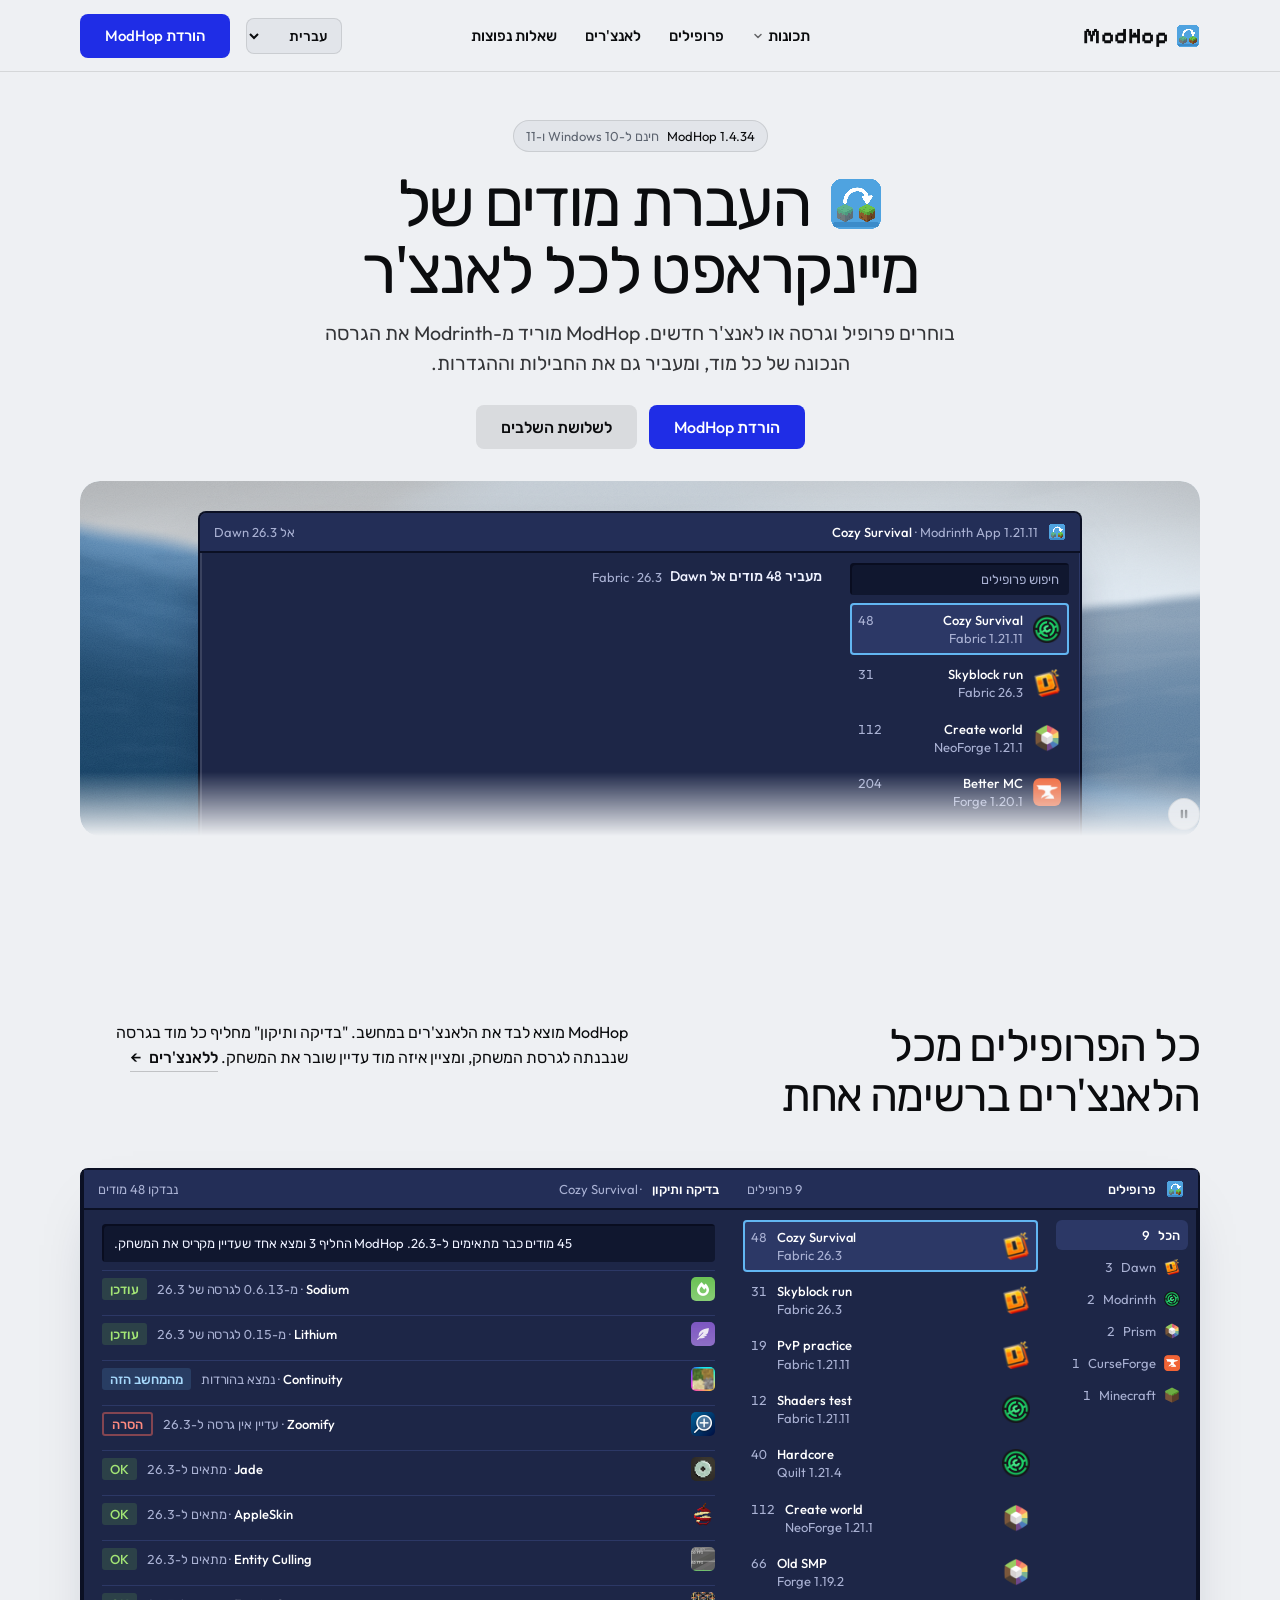
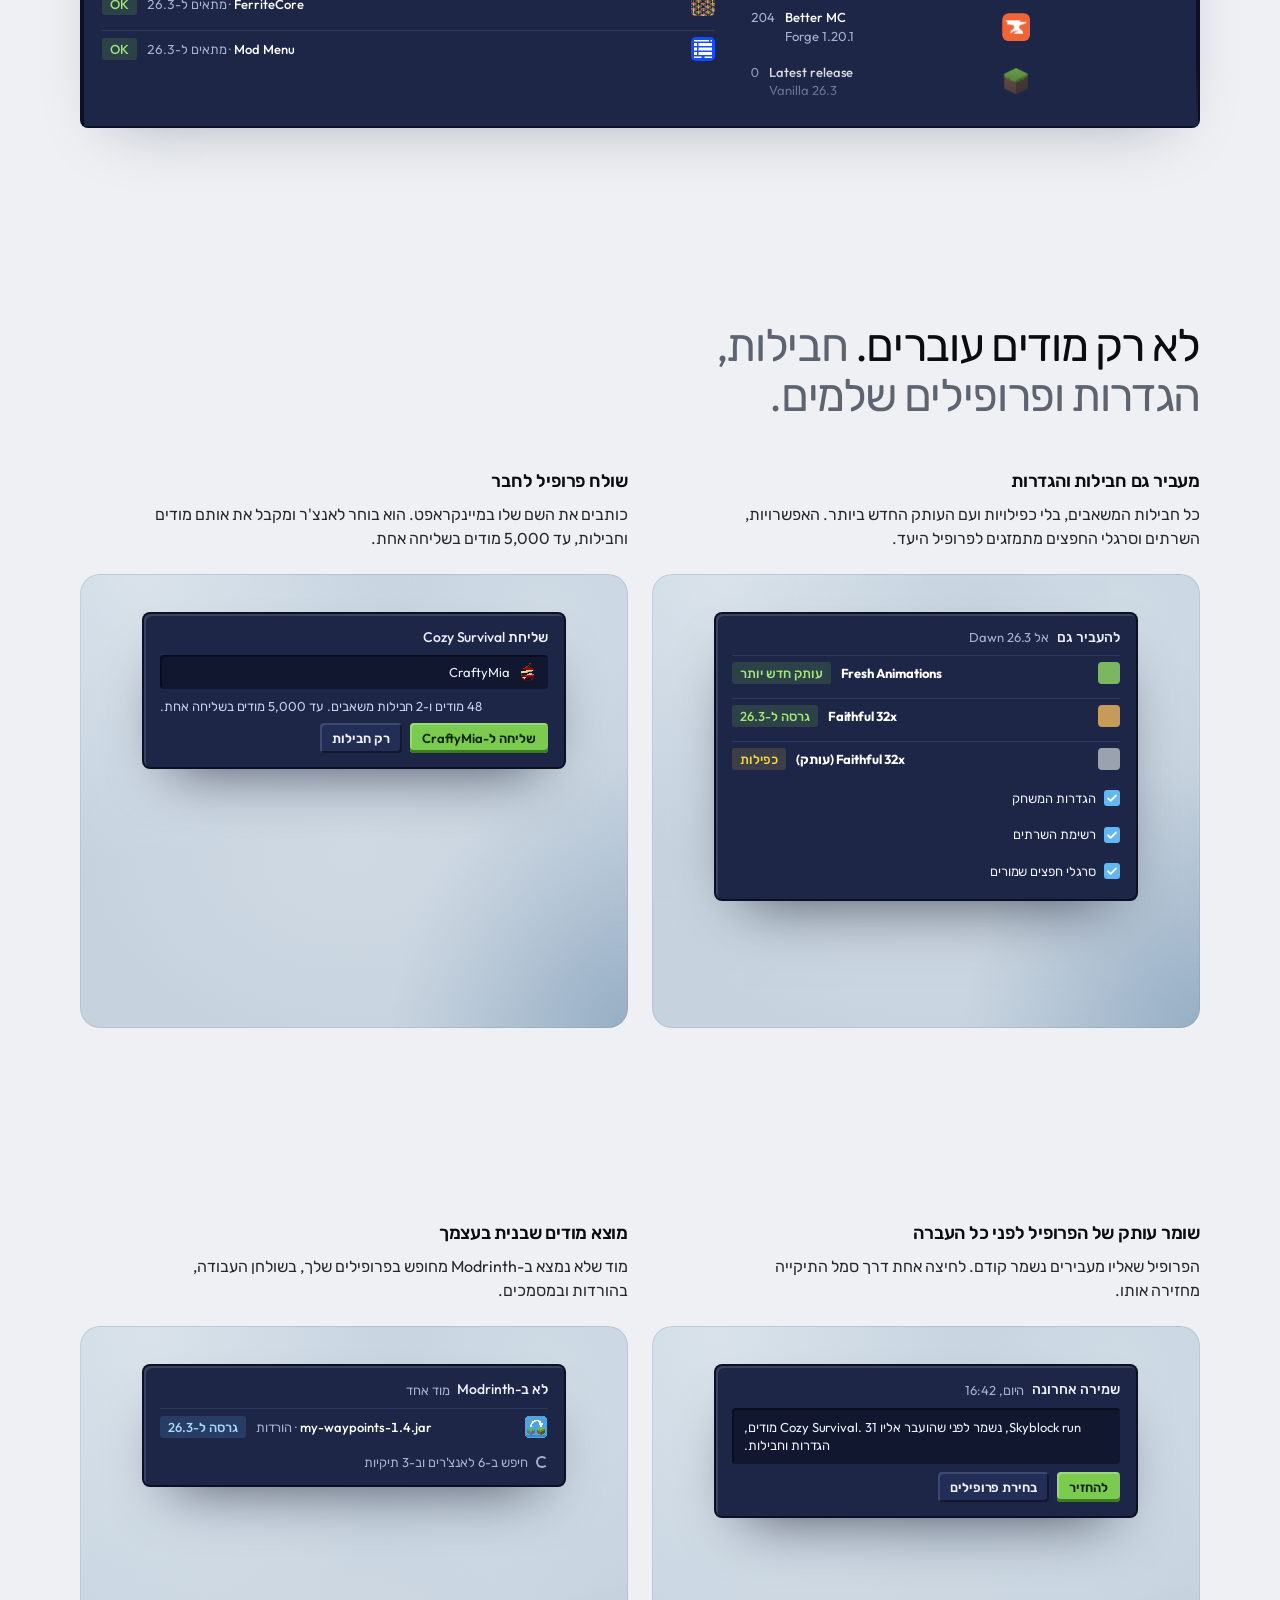
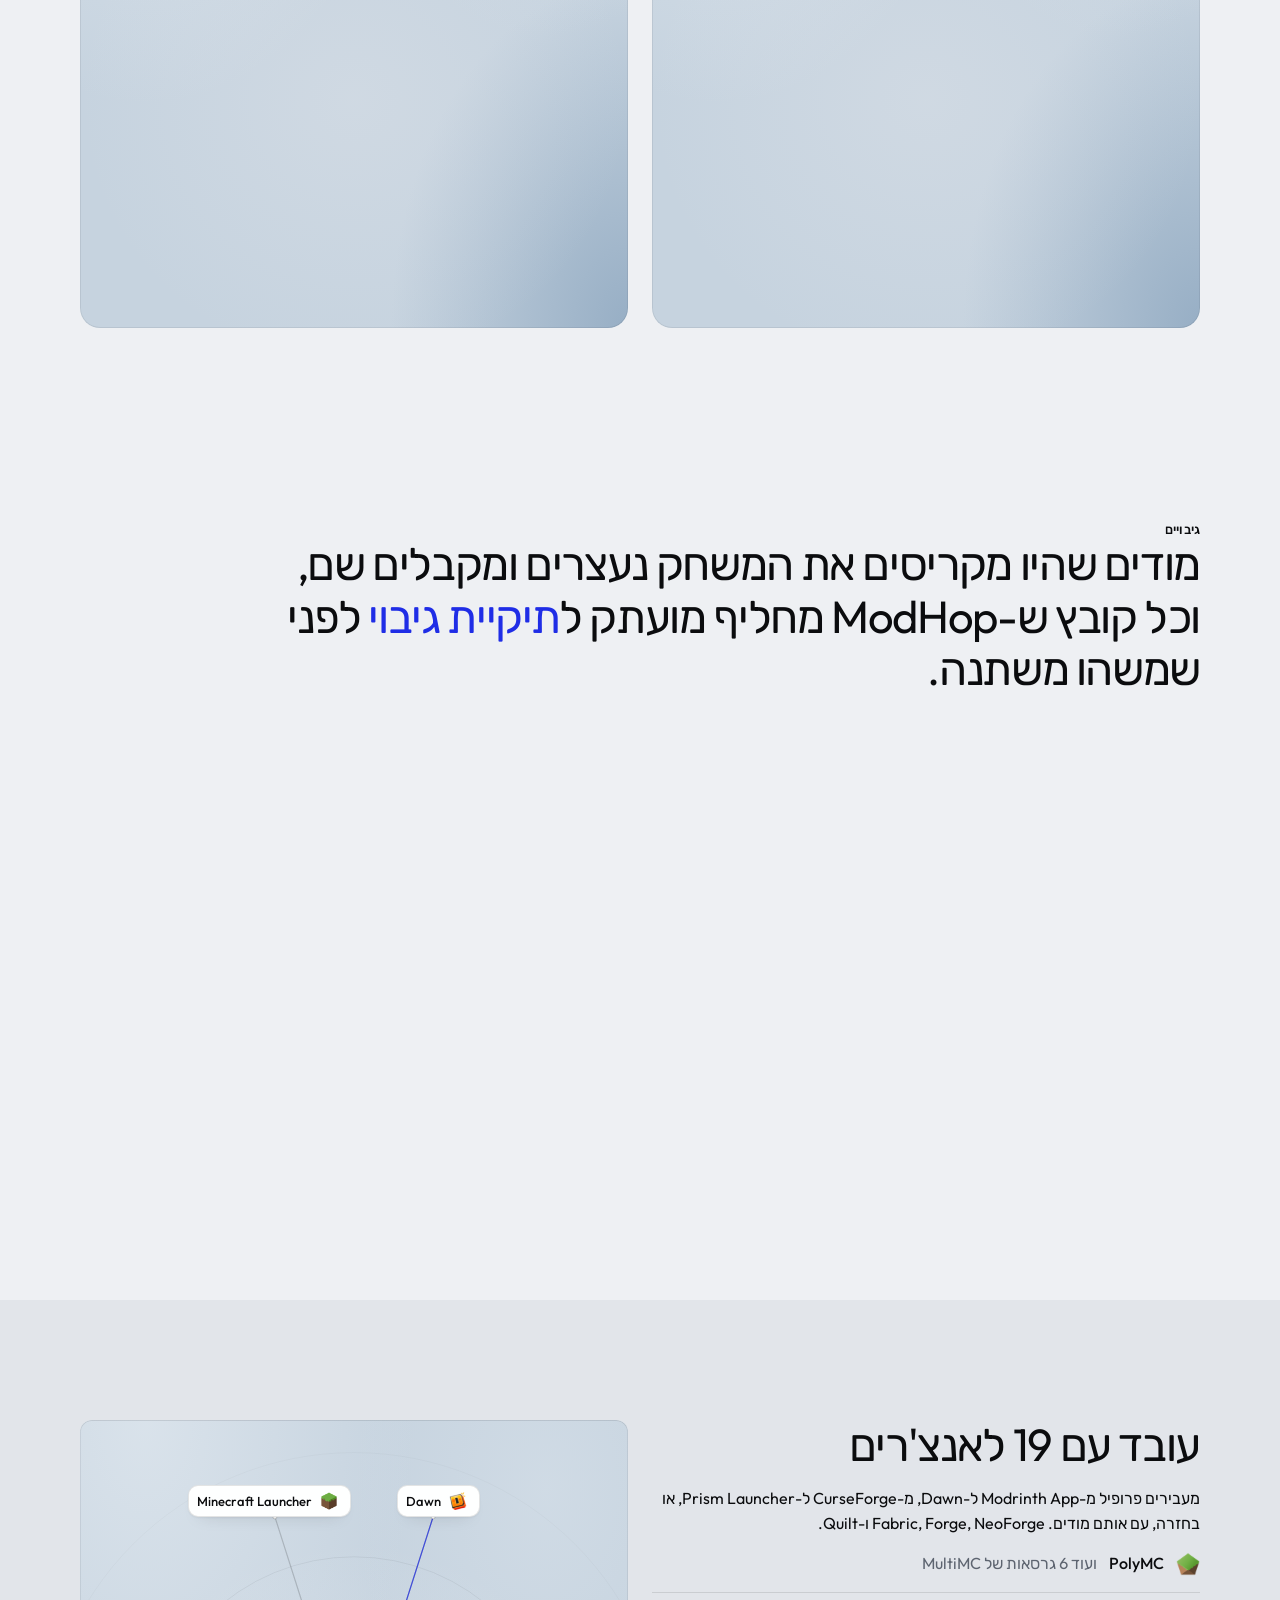
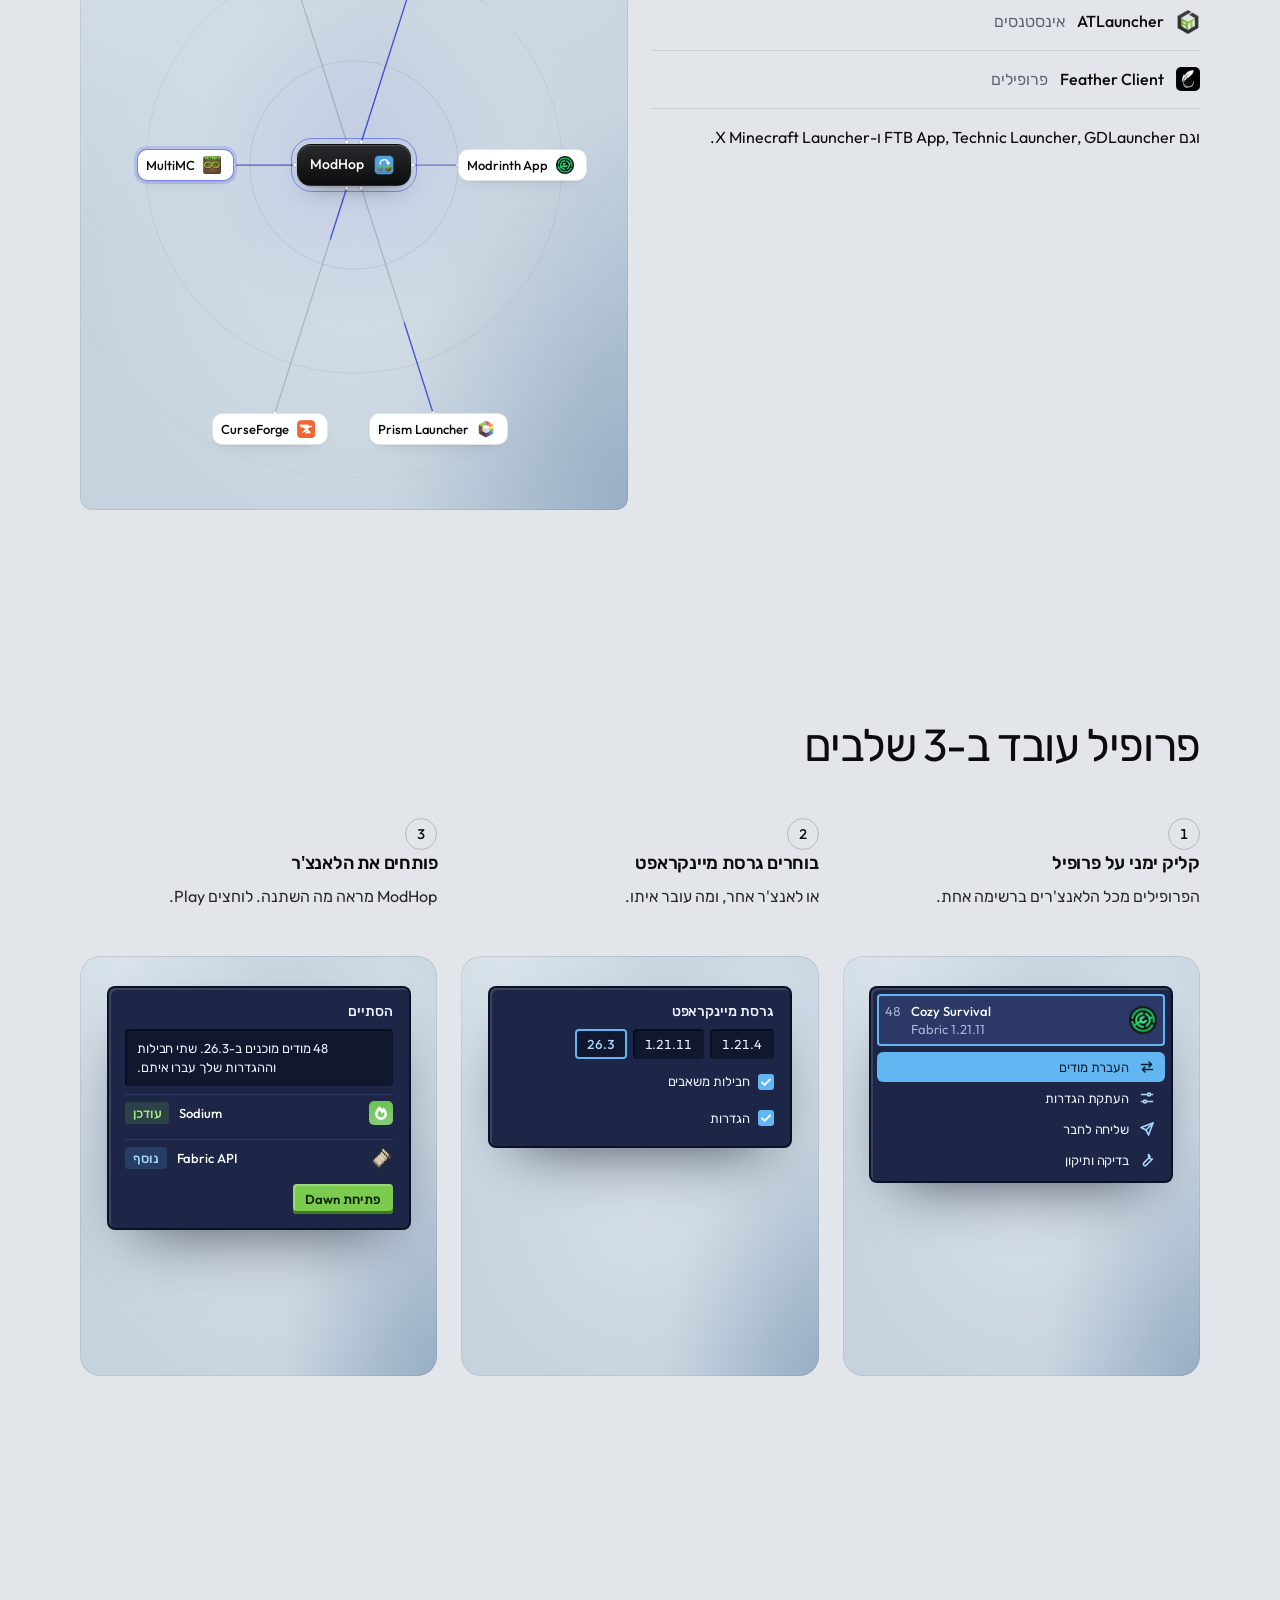
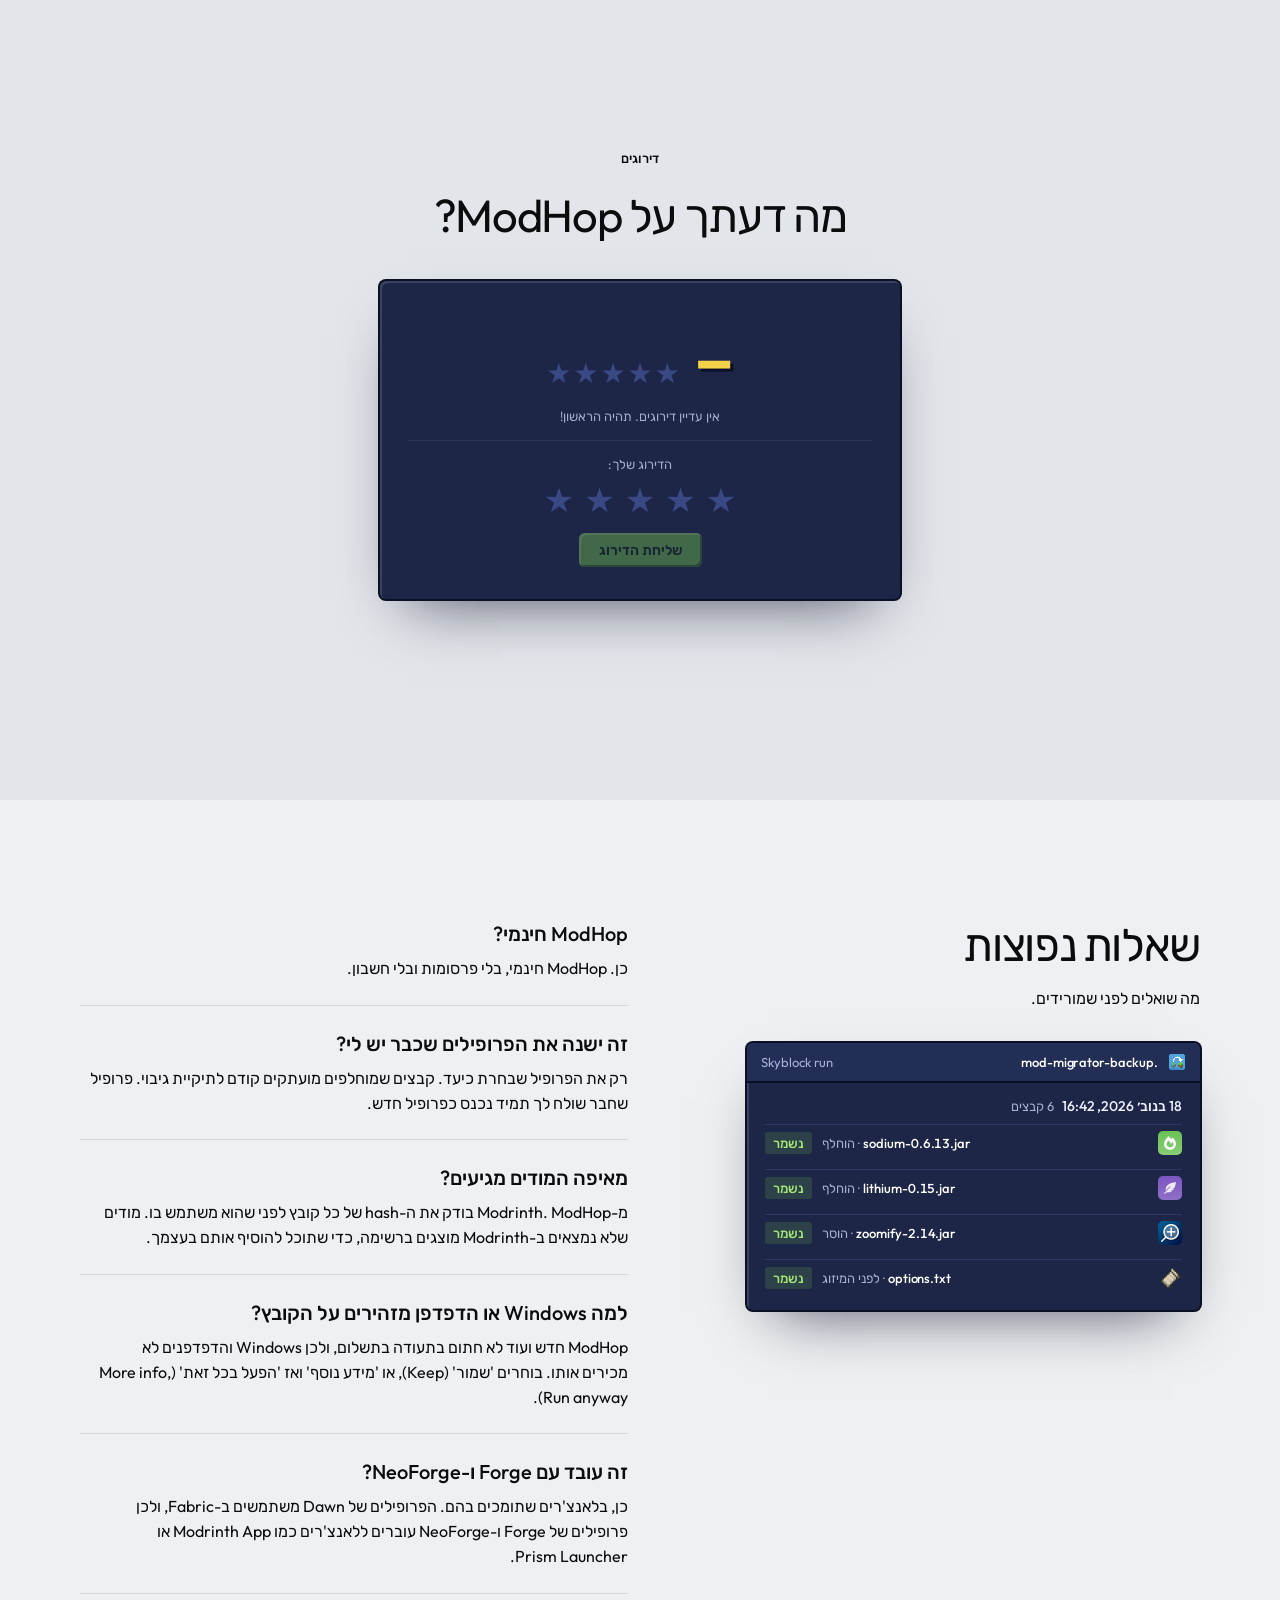
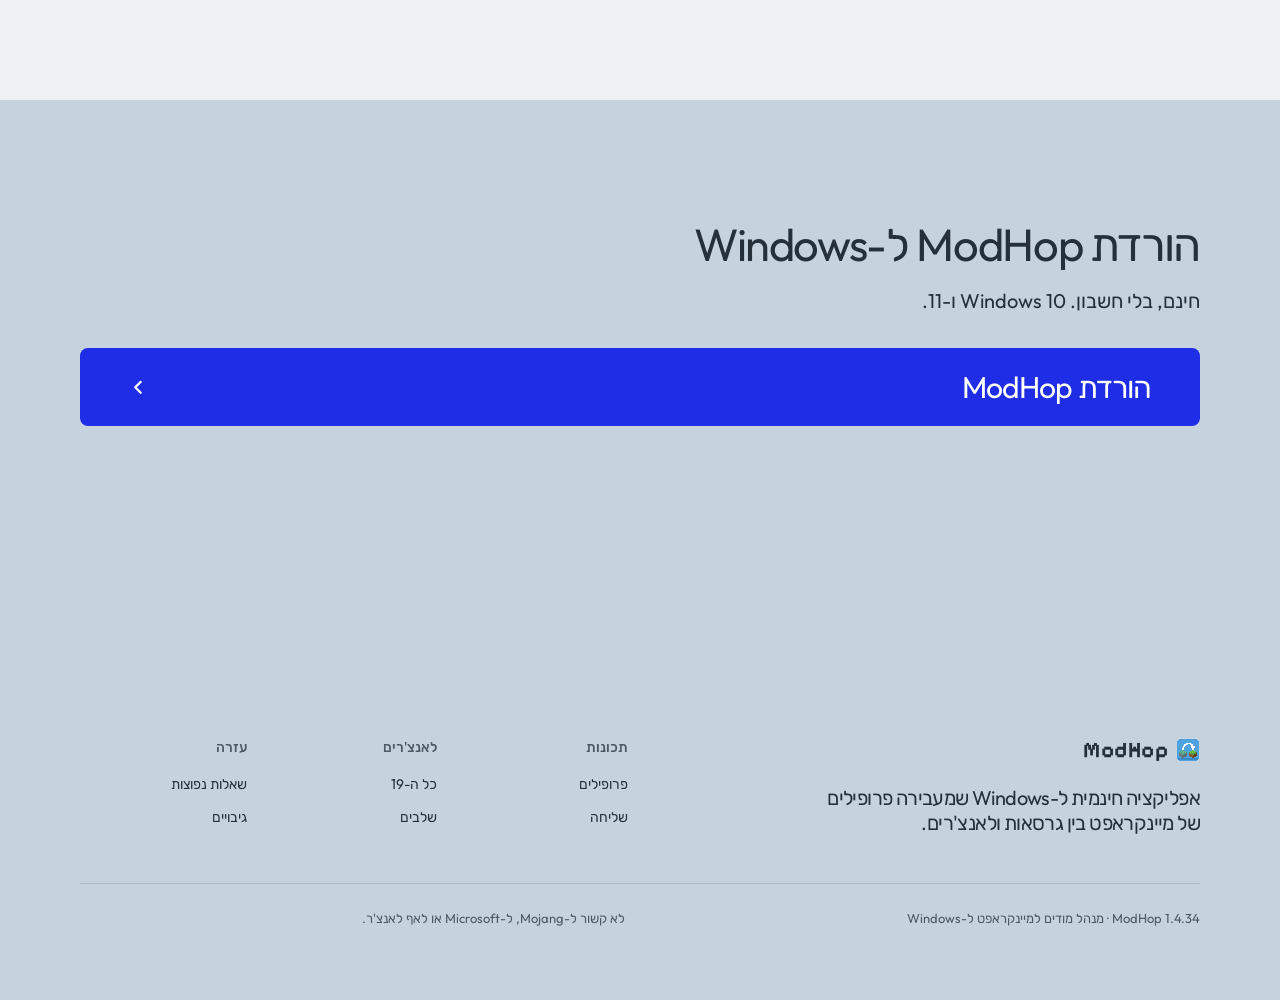
<file: he/index.html>
<!doctype html>
<html lang="he" dir="rtl" data-type="software" data-radius="soft" data-ground="sky" data-buttons="tonal" data-motion>
<head>
<meta charset="utf-8">
<meta name="viewport" content="width=device-width, initial-scale=1, viewport-fit=cover">
<meta name="google-site-verification" content="QtRZL0XjADzHEwSwGdXTZGX1Vj5kNe7svAyJf5yG7o0">
<title>ModHop – העברת מודים של מיינקראפט לכל גרסה או לאנצ'ר</title>
<meta property="og:site_name" content="ModHop">
<meta name="application-name" content="ModHop">
<meta name="description" content="העברת המודים, חבילות המשאבים וההגדרות של מיינקראפט לכל גרסה או לאנצ'ר: Dawn, Modrinth App, Prism Launcher, MultiMC, CurseForge ו-Minecraft Launcher. חינם ל-Windows.">
<link rel="canonical" href="https://modhop.github.io/he/">
<link rel="alternate" hreflang="en" href="https://modhop.github.io/">
<link rel="alternate" hreflang="he" href="https://modhop.github.io/he/">
<link rel="alternate" hreflang="zh" href="https://modhop.github.io/zh/">
<link rel="alternate" hreflang="hi" href="https://modhop.github.io/hi/">
<link rel="alternate" hreflang="es" href="https://modhop.github.io/es/">
<link rel="alternate" hreflang="ar" href="https://modhop.github.io/ar/">
<link rel="alternate" hreflang="fr" href="https://modhop.github.io/fr/">
<link rel="alternate" hreflang="x-default" href="https://modhop.github.io/">
<link rel="icon" href="/favicon.ico" sizes="any">
<link rel="icon" type="image/png" href="/logo.png">
<link rel="apple-touch-icon" href="/logo.png">
<meta property="og:type" content="website">
<meta property="og:title" content="ModHop – העברת מודים של מיינקראפט לכל גרסה או לאנצ'ר">
<meta property="og:description" content="אפליקציה חינמית ל-Windows שמעדכנת את המודים שלך במיינקראפט לגרסה חדשה ומעבירה פרופילים בין לאנצ'רים.">
<meta property="og:url" content="https://modhop.github.io/he/">
<meta property="og:image" content="https://modhop.github.io/img/share-v3.jpg">
<meta property="og:image:width" content="1200">
<meta property="og:image:height" content="630">
<meta name="twitter:card" content="summary_large_image">
<script type="application/ld+json">{"@context":"https://schema.org","@type":"SoftwareApplication","name":"ModHop","operatingSystem":"Windows 10, Windows 11","applicationCategory":"GameApplication","aggregateRating":{"@type":"AggregateRating","ratingValue":"4","ratingCount":"4","bestRating":"5","worstRating":"1"},"description":"מנהל ומעדכן מודים חינמי למיינקראפט שמעביר מודים, חבילות משאבים והגדרות לכל גרסה או לאנצ'ר.","offers":{"@type":"Offer","price":"0","priceCurrency":"USD"},"downloadUrl":"https://da.gd/ModHop","url":"https://modhop.github.io/"}</script>
<script type="application/ld+json">{"@context":"https://schema.org","@type":"WebSite","name":"modhop.github.io","alternateName":["ModHop","ModHop Minecraft"],"url":"https://modhop.github.io/"}</script>
<script type="application/ld+json">{"@context":"https://schema.org","@type":"Organization","name":"ModHop","url":"https://modhop.github.io/","logo":"https://modhop.github.io/logo.png"}</script>
<meta name="theme-color" content="#eef0f3">
<meta name="site-kind" content="software">
<meta name="page-type" content="software">
<link rel="preconnect" href="https://fonts.googleapis.com">
<link rel="preconnect" href="https://fonts.gstatic.com" crossorigin>
<link href="https://fonts.googleapis.com/css2?family=Outfit:wght@400..600&family=Pixelify+Sans:wght@700&family=Rubik:wght@400;500;600&display=swap" rel="stylesheet">
<link rel="stylesheet" href="/assets/system.css">
<link rel="stylesheet" href="/assets/ui/cards.css">
<link rel="stylesheet" href="/assets/motion/motion.css">
<link rel="stylesheet" href="/assets/backgrounds/backgrounds.css">
<link rel="stylesheet" href="/assets/layout/layout.css">
<link rel="stylesheet" href="/assets/icons/icon.css">
<style>
:root {
  --p-bg: #eef0f3; --p-surface: #e2e5ea; --p-ink: #0b0c0e; --p-muted: #5d6470;
  --p-accent: #1f2de6; --p-accent-ink: #ffffff; --p-action: #1f2de6; --p-action-ink: #ffffff;
  --p-inv-bg: #0b0c0e; --p-inv-surface: #17181a; --p-inv-ink: #eef0f3; --p-inv-muted: #8e8f92;
  --p-inv-accent: #eef0f3; --p-inv-accent-ink: #0b0c0e; --p-inv-action: #eef0f3; --p-inv-action-ink: #0b0c0e;
  --font-display: "Outfit", "Rubik", system-ui, "Segoe UI", "Nirmala UI", "Microsoft YaHei", sans-serif;
  --font-text: "Outfit", "Rubik", system-ui, "Segoe UI", "Nirmala UI", "Microsoft YaHei", sans-serif;
  --font-mono: "DM Mono", ui-monospace, "SFMono-Regular", Menlo, Consolas, monospace;
  --display-weight: 400;
  --display-tracking: -0.03em;
  --display-tracking-xl: -0.04em;
  --ly-scale: 0.98;
}
</style>
<link rel="stylesheet" href="/assets/ui/base.css">
<link rel="stylesheet" href="/assets/diagrams/diagram.css">
<script>document.documentElement.classList.add('m-enter');setTimeout(()=>document.documentElement.classList.add('m-enter-done'),700)</script>
<script src="/assets/backgrounds/backgrounds.js"></script>
<script>document.documentElement.classList.add('mo-js');setTimeout(()=>document.documentElement.classList.add('mo-safe'),2500)</script>
<link rel="modulepreload" href="/assets/moments/moments.js">
<link rel="modulepreload" href="/assets/moments/lib.js">
<link rel="modulepreload" href="/assets/moments/word-highlight/moment.js">
<!-- page CSS: only what sits inside a visual (ModHop's own windows), and one --p-h per card group -->
<style>
  .hero--centred .hero__lead { color: color-mix(in oklab, var(--ink) 78%, var(--bg)); }
  /* the logo inline in the h1 */
  .h1-logo { display: inline-block; width: .82em; height: .82em; vertical-align: -.08em; margin-right: .12em; border-radius: .16em; image-rendering: pixelated; }

  /* ModHop's window: one look for the hero, the profiles frame and the card panels */
  .mh { --mh-ink: #14161a; --mh-muted: #5d6470; --mh-line: rgb(20 22 26 / .09); --mh-fill: #f4f5f7; --mh-ok: #0d6b3c; --mh-warn: #a35a00; --mh-acc: #1f2de6;
        background: #fff; color: var(--mh-ink); font: 400 13px/1.4 var(--font-text); border-radius: 12px; overflow: hidden;
        box-shadow: 0 0 0 1px rgb(20 22 26 / .08), 0 24px 60px -28px rgb(20 30 60 / .45); }
  .mh__bar { display: flex; align-items: center; gap: 10px; height: 40px; padding: 0 14px; border-bottom: 1px solid var(--mh-line); color: var(--mh-muted); white-space: nowrap; }
  .mh__bar img { width: 18px; height: 18px; border-radius: 4px; image-rendering: pixelated; }
  .mh__bar b { color: var(--mh-ink); font-weight: 500; }
  .mh__bar .sp { flex: 1; }
  .mh__body { display: grid; grid-template-columns: 240px minmax(0, 1fr); min-height: 420px; }
  .mh__list { border-right: 1px solid var(--mh-line); padding: 10px; display: grid; align-content: start; gap: 2px; }
  .mh__q { height: 32px; margin-bottom: 6px; border-radius: 8px; background: var(--mh-fill); display: flex; align-items: center; padding: 0 10px; color: var(--mh-muted); }
  .mh__p { display: grid; grid-template-columns: 28px minmax(0, 1fr) auto; gap: 0 10px; align-items: center; padding: 8px; border-radius: 8px; }
  .mh__p.is-on { background: color-mix(in oklab, var(--mh-acc) 9%, #fff); }
  .mh__p img { grid-row: 1 / span 2; width: 28px; height: 28px; border-radius: 6px; }
  .mh__p b { font-weight: 500; overflow: hidden; text-overflow: ellipsis; white-space: nowrap; }
  .mh__p span { grid-column: 2; color: var(--mh-muted); white-space: nowrap; overflow: hidden; text-overflow: ellipsis; }
  .mh__p em { grid-row: 1; grid-column: 3; font-style: normal; color: var(--mh-muted); font-variant-numeric: tabular-nums; }
  .mh__main { display: grid; align-content: start; gap: 8px; padding: 14px 18px; min-width: 0; }
  .mh__h { display: flex; align-items: center; gap: 8px; font-weight: 500; font-size: 14px; }
  .mh__h small { margin-left: auto; color: var(--mh-muted); font-weight: 400; font-size: 13px; }
  .mh__mod { display: grid; grid-template-columns: 24px minmax(0, 1fr) auto; gap: 10px; align-items: center; padding: 6px 0; border-top: 1px solid var(--mh-line); }
  .mh__mod img { width: 24px; height: 24px; border-radius: 5px; }
  .mh__mod b { font-weight: 500; }
  .mh__mod span { color: var(--mh-muted); font-variant-numeric: tabular-nums; }
  .mh__chip, .mh__rm { font-style: normal; }
  .mh__chip { height: 22px; padding: 0 8px; border-radius: 99px; display: inline-flex; align-items: center; font-size: 13px; font-weight: 500; white-space: nowrap; }
  .mh__chip--ok { background: #e3f4ea; color: var(--mh-ok); }
  .mh__chip--pc { background: #e6e9fd; color: var(--mh-acc); }
  .mh__chip--warn { background: #fbeedb; color: var(--mh-warn); }
  .mh__tool { display: flex; align-items: center; gap: 8px; color: var(--mh-muted); }
  .mh__tool::before { content: ""; width: 12px; height: 12px; border-radius: 50%; border: 2px solid currentColor; border-right-color: transparent; }
  .mh__sum { padding: 10px 12px; border-radius: 10px; background: var(--mh-fill); }
  .mh__acts { display: flex; gap: 8px; }
  .mh__acts span { height: 30px; padding: 0 12px; border-radius: 8px; display: inline-flex; align-items: center; font-weight: 500; background: var(--mh-acc); color: #fff; }
  .mh__acts span + span { background: var(--mh-fill); color: var(--mh-ink); box-shadow: inset 0 0 0 1px var(--mh-line); }
  .mh__rm { height: 24px; padding: 0 10px; border-radius: 6px; display: inline-flex; align-items: center; font-weight: 500; color: #b4232a; box-shadow: inset 0 0 0 1px rgb(180 35 42 / .3); }

  /* the hero frame's painted ground when WebGL is not there: a blue sky over green hills */
  .hero__window { background:
    radial-gradient(120% 60% at 70% 118%, #5d8a3a 0 40%, transparent 41%),
    radial-gradient(90% 50% at 10% 108%, #6f9e47 0 42%, transparent 43%),
    radial-gradient(80% 40% at 60% 92%, #9fb8c9 0 40%, transparent 41%),
    linear-gradient(#4f93d6, #a7cbea 70%, #cfe0ea); }
  .hero__window .mh__body { min-height: 400px; }

  /* the profiles frame (app-frame recipe) */
  .app.ui { display: grid; grid-template-columns: minmax(0, 5fr) minmax(0, 7fr); margin-top: var(--s-7); background: #fff; border: 1px solid rgb(20 22 26 / .1); border-radius: 14px; box-shadow: 0 24px 60px -32px rgb(20 30 60 / .35); }
  .app > .app__pane { position: relative; min-width: 0; min-height: 0; overflow: hidden; }
  .app > .app__pane + .app__pane { border-left: 1px solid rgb(20 22 26 / .09); }
  .app > .app__pane > .mh { border-radius: 0; box-shadow: none; height: 100%; }
  .app > .app__pane::after { content: ""; position: absolute; inset: auto 0 0 0; height: 64px; background: linear-gradient(transparent, #fff); pointer-events: none; }
  .app .mh__body { grid-template-columns: 150px minmax(0, 1fr); min-height: 0; height: calc(100% - 40px); }
  .app .mh__side { border-right: 1px solid rgb(20 22 26 / .09); padding: 10px 8px; display: grid; align-content: start; gap: 2px; color: #5d6470; }
  .app .mh__side span { display: flex; align-items: center; gap: 8px; height: 30px; padding: 0 8px; border-radius: 6px; white-space: nowrap; }
  .app .mh__side span.is-on { background: #f4f5f7; color: #14161a; font-weight: 500; }
  .app .mh__side img { width: 16px; height: 16px; border-radius: 3px; }
  .app .mh__side em { margin-left: auto; font-style: normal; font-variant-numeric: tabular-nums; }
  .app .mh__list { border-right: 0; }
  @media (min-width: 1024px) and (max-width: 1279px) { .app.ui { grid-template-columns: minmax(0, 4fr) minmax(0, 8fr); } }
  @media (max-width: 1023px) {
    .app.ui { grid-template-columns: minmax(0, 1fr); grid-template-rows: auto minmax(0, 1fr); }
    .app > .app__pane--list { max-height: 252px; }
    .app > .app__pane--list::after { display: none; }
    .app .mh__side { display: none; }
    .app .mh__body { grid-template-columns: minmax(0, 1fr); }
    .app > .app__pane + .app__pane { border-left: 0; border-top: 1px solid rgb(20 22 26 / .09); }
  }
  @media (max-width: 639px) {
    .app.ui { grid-template-rows: minmax(0, 1fr); }
    .app > .app__pane--list { display: none; }
    .app > .app__pane + .app__pane { border-top: 0; }
  }

  .more-launchers li { display: flex; align-items: center; gap: var(--s-3); } .more-launchers img { width: 24px; height: 24px; border-radius: 5px; } .more-launchers .rows__value { margin-left: auto; color: var(--muted); }
  .faq-mock { margin-top: var(--s-6); }
  /* card panels */
  #features .panel { --p-h: 340px; }
  #steps .panel { --p-h: 420px; }
  @media (min-width: 640px) and (max-width: 1279px) { #steps { --h: 2 } }
  @media (max-width: 639px) { #steps { --hm: 2 } #launchers { --hm: 2 } #features .mh__check { display: none; } }
  @media (max-width: 1279px) { .hero__window .mh__body { grid-template-columns: minmax(0, 1fr); } .hero__window .mh__list, .app .mh__side { display: none; } .app .mh__body { grid-template-columns: minmax(0, 1fr); } }
  .mh--card .mh__main { padding: 14px 16px; }
  .mh__pack { display: grid; grid-template-columns: 22px minmax(0, 1fr) auto; gap: 10px; align-items: center; padding: 6px 0; border-top: 1px solid var(--mh-line); }
  .mh__pack > .sw { width: 22px; height: 22px; border-radius: 4px; background: var(--c); }
  .mh__check { display: flex; align-items: center; gap: 8px; padding: 5px 0; }
  .mh__check::before { content: ""; width: 16px; height: 16px; border-radius: 4px; background: var(--mh-acc) url("data:image/svg+xml,%3Csvg xmlns='http://www.w3.org/2000/svg' viewBox='0 0 16 16'%3E%3Cpath d='m4 8.3 2.6 2.6L12 5.5' fill='none' stroke='white' stroke-width='1.8' stroke-linecap='round' stroke-linejoin='round'/%3E%3C/svg%3E") center/16px no-repeat; }
  .mh__field { height: 34px; border-radius: 8px; box-shadow: inset 0 0 0 1px var(--mh-line); display: flex; align-items: center; gap: 8px; padding: 0 10px; }
  .mh__field img { width: 20px; height: 20px; border-radius: 4px; image-rendering: pixelated; }
  .mh__note { color: #3f4550; }
  .mh__menu { display: grid; padding: 6px; gap: 1px; }
  .mh__menu span { height: 30px; display: flex; align-items: center; padding: 0 10px; border-radius: 6px; }
  .mh__menu span.is-on { background: var(--mh-acc); color: #fff; }
  .mh__seg { display: flex; flex-wrap: wrap; gap: 6px; }
  .mh__seg span { height: 30px; padding: 0 12px; display: inline-flex; align-items: center; border-radius: 8px; box-shadow: inset 0 0 0 1px var(--mh-line); font-variant-numeric: tabular-nums; }
  .mh__seg span.is-on { box-shadow: inset 0 0 0 2px var(--mh-acc); color: var(--mh-acc); font-weight: 500; }
  @media (max-width: 639px) {
    #features .panel { --p-h: 190px; } #steps .panel { --p-h: 356px; }
    .hero__window .mh__body { grid-template-columns: 1fr; }
    .hero__window .mh__list { display: none; }
    .hero__window .mh__bar .sp ~ span { display: none; }
    .hero__window .mh__tool { display: none; }
  }
  /* ---- the app's own look in every window: the inventory (dusk panels, bevels, grass for the action), so the site shows
     the real ModHop. Shared with the app: Outfit, the pixel wordmark, the drawn icon set, the status words. ---- */
  .mh { --mh-ink: #eef1ff; --mh-muted: #a9b1d3; --mh-line: #2c3866; --mh-fill: #10172f; --mh-ok: #a3e675; --mh-warn: #f4d34b; --mh-acc: #62b6f2;
        --hi: rgba(255,255,255,.13); --lo: rgba(4,7,20,.55);
        background: #1d2647; color: var(--mh-ink); border-radius: 6px;
        box-shadow: 0 0 0 2px #0b1024, inset 2px 2px 0 var(--hi), 0 28px 60px -28px rgb(6 9 30 / .7); }
  .mh__bar { background: #232e57; border-bottom: 2px solid #0b1024; }
  .mh__bar b { color: #fff; }
  .mh__q { background: var(--mh-fill); border-radius: 4px; box-shadow: inset 2px 2px 0 var(--lo); }
  .mh__p { border-radius: 4px; }
  .mh__p.is-on { background: #2c3866; box-shadow: inset 0 0 0 2px var(--mh-acc); }
  .mh__p b, .mh__mod b, .mh__pack b { color: #fff; }
  .mh__chip { border-radius: 3px; }
  .mh__chip--ok { background: rgba(123,203,79,.16); color: var(--mh-ok); }
  .mh__chip--pc { background: rgba(98,182,242,.16); color: #a6d8fb; }
  .mh__chip--warn { background: rgba(244,211,75,.14); color: var(--mh-warn); }
  .mh__rm { color: #ff8a7f; box-shadow: inset 0 0 0 2px rgb(255 107 94 / .45); border-radius: 3px; }
  .mh__sum { background: var(--mh-fill); border-radius: 4px; box-shadow: inset 2px 2px 0 var(--lo); }
  .mh__acts span { border-radius: 4px; background: #7bcb4f; color: #0f2408; font-weight: 600; box-shadow: inset 0 -3px 0 #3e7a22, inset 2px 2px 0 rgba(255,255,255,.25); }
  .mh__acts span + span { background: #232e57; color: #eef1ff; box-shadow: inset 2px 2px 0 var(--hi), inset -2px -2px 0 var(--lo); }
  .mh__check::before { background-color: var(--mh-acc); border-radius: 3px; }
  .mh__field { border-radius: 4px; background: var(--mh-fill); box-shadow: inset 2px 2px 0 var(--lo); }
  .mh__note { color: #c9cfea; }
  .mh__menu span { gap: 10px; }
  .mh__menu span svg { width: 16px; height: 16px; flex: none; color: #a6d8fb; }
  .mh__menu span.is-on { background: var(--mh-acc); color: #062033; }
  .mh__menu span.is-on svg { color: #062033; }
  .mh__seg span { border-radius: 4px; background: var(--mh-fill); box-shadow: inset 2px 2px 0 var(--lo); }
  .mh__seg span.is-on { box-shadow: inset 0 0 0 2px var(--mh-acc); color: #a6d8fb; }
  .app.ui { background: #1d2647; border: 2px solid #0b1024; border-radius: 8px; }
  .app > .app__pane + .app__pane { border-left: 2px solid #0b1024; }
  .app > .app__pane::after { background: linear-gradient(transparent, #1d2647); }
  .app .mh__side { border-right: 2px solid #0b1024; color: var(--mh-muted); }
  .app .mh__side span.is-on { background: #2c3866; color: #fff; }
  @media (max-width: 1023px) { .app > .app__pane + .app__pane { border-left: 0; border-top: 2px solid #0b1024; } }
  /* the pixel wordmark, as the app's title draws it */
  .mh .loop-pause:focus-visible { outline: 2px solid #ffffff; outline-offset: 2px; }
  @media (max-width: 359px) { .nav__logo .wordmark { letter-spacing: 0; font-size: 14px; } }
  .wordmark { font-family: "Pixelify Sans", var(--font-display); font-weight: 700; letter-spacing: .02em; }

  /* language picker (site.js fills it in) */
  select.lang { height: var(--btn-h-sm, 36px); padding: 0 10px; font: 500 14px var(--font-text); color: var(--ink); background: var(--surface, #e2e5ea); border: 1px solid var(--line); border-radius: 8px; cursor: pointer; }
  /* ratings */
  .rate__wrap { display: flex; flex-direction: column; align-items: center; justify-content: center; text-align: center; gap: var(--s-5, 20px); }
  .rate__wrap h2 { margin: 0; }
  .rate-card { display: grid; justify-items: center; gap: 14px; width: min(520px, 100%); padding: 40px 28px 32px; text-align: center; margin-top: var(--s-4, 16px); }
  .rate-pick { display: grid; justify-items: center; gap: 8px; padding-top: 14px; border-top: 1px solid rgba(255,255,255,.08); width: 100%; }
  .rate-avg b { font-size: 72px !important; }
  .rate-card .stars { font-size: 28px !important; }
  .rate-avg { display: flex; align-items: baseline; gap: 12px; }
  .rate-avg b { font: 600 52px/1 var(--font-display); font-variant-numeric: tabular-nums; color: #f4d34b; text-shadow: 3px 3px 0 #0a0f24; }
  .rate-card .stars { color: #f4d34b; letter-spacing: 2px; font-size: 22px; } .rate-card .stars .off { color: #3a4885; }
  .pick-stars { display: flex; gap: 6px; direction: ltr; }
  .pick-stars button { font-size: 34px; line-height: 1; background: none; border: 0; cursor: pointer; color: #3a4885; padding: 2px; transition: color .15s, transform .16s cubic-bezier(.23,1,.32,1); }
  .pick-stars button:active { transform: scale(.92); }
  .pick-stars button.on { color: #f4d34b; text-shadow: 0 0 12px rgba(244,211,75,.5); }
  /* Send: the same grass button as the app's actions, small, under the stars */
  .rate-send { font: 600 14px var(--font-text); color: #10240a; background: #7bcb4f; border: 0; border-radius: 6px; padding: 8px 20px; cursor: pointer;
    box-shadow: inset 2px 2px 0 #a3e675, inset -2px -2px 0 #3e7a22; transition: transform .16s cubic-bezier(.23,1,.32,1), filter .15s, opacity .15s; }
  .rate-send:hover:not(:disabled) { filter: brightness(1.08); }
  .rate-send:active:not(:disabled) { transform: scale(.97); }
  .rate-send:disabled { opacity: .4; cursor: default; }
  .rate-send:focus-visible { outline: 2px solid #fff; outline-offset: 2px; }
  .rate-card .msg { color: #a2abd0; margin: 0; } .msg.err { color: #ff6b5e !important; }
  .dl-count { color: var(--muted); margin: 0; }
  /* right-to-left pages (he, ar) */
  [dir=rtl] .stage > .fit { margin-inline: auto; } /* left and right both set: auto margins centre it in RTL too */
  [dir=rtl] .h1-logo { margin-right: 0; margin-left: .12em; }
  [dir=rtl] .m-arrow, [dir=rtl] .link::after { transform: scaleX(-1); }
</style>
</head>
<body>
<!-- type: software (a free Windows app that moves Minecraft mods between versions and launchers)
     deal: hero centred, nav nav-centre (dealt nav-cards, re-dealt: no photographs for its picture cards), close close-type,
           footer footer-statement, rhythm surface-pairs, buttons tonal, mark: the client's own logo (dealt arc, replaced),
           palette cool-grey-cobalt (a Windows utility's cool settings-window grey, cobalt for the one action),
           type outfit (funnel and gabarito failed hero-lines: 3 lines at 1440), effect painterly-landscape in the hero frame (sky and hills: Minecraft's own first view)
     moments: word-highlight in #backups (its own statement section) -->
<header class="nav nav--centre">
  <div class="wrap nav__bar">
    <a class="skip-link" href="#top">דילוג לתוכן</a>
    <a class="nav__logo" href="#top"><img src="/logo.png" alt="" width="24" height="24" style="image-rendering:pixelated;border-radius:5px"><span class="wordmark">ModHop</span></a>
    <nav class="nav__links" aria-label="Main">
      <div class="nav__item">
        <a class="nav__link" href="#features">תכונות <svg class="chev" viewBox="0 0 12 12" aria-hidden="true"><path d="M3 4.5l3 3 3-3" fill="none" stroke="currentColor" stroke-width="1.5" stroke-linecap="round" stroke-linejoin="round"/></svg></a>
        <div class="nav__menu">
          <div class="wrap grid">
            <div class="menu-col span-3">
              <p class="t-label">העברה</p>
              <a href="#profiles">פרופילים<span>כל הלאנצ'רים ברשימה אחת</span></a>
              <a href="#features">חבילות והגדרות<span>אפשרויות, שרתים, סרגלי חפצים</span></a>
              <a href="#backups">גיבויים<span>שמירה אחרונה לפני כל העברה</span></a>
            </div>
            <div class="menu-col span-3">
              <p class="t-label">שיתוף</p>
              <a href="#features">שליחה לחבר<span>לפי שם במיינקראפט</span></a>
              <a href="#launchers">לאנצ'רים<span>תשעה-עשר, מזוהים לבד</span></a>
            </div>
          </div>
        </div>
      </div>
      <div class="nav__item"><a class="nav__link" href="#profiles">פרופילים</a></div>
      <div class="nav__item"><a class="nav__link" href="#launchers">לאנצ'רים</a></div>
      <div class="nav__item"><a class="nav__link" href="#faq">שאלות נפוצות</a></div>
    </nav>
    <div class="nav__actions">
      <select class="lang" aria-label="Language" onchange="location.href=this.value"><option value="https://modhop.github.io/">English</option><option value="https://modhop.github.io/he/" selected>עברית</option><option value="https://modhop.github.io/zh/">中文</option><option value="https://modhop.github.io/hi/">हिन्दी</option><option value="https://modhop.github.io/es/">Español</option><option value="https://modhop.github.io/ar/">العربية</option><option value="https://modhop.github.io/fr/">Français</option></select>
      <a class="btn btn--primary" href="https://da.gd/ModHop">הורדת ModHop</a>
    </div>
    <button class="nav__toggle" type="button" aria-expanded="false" aria-label="Menu">
      <svg width="18" height="18" viewBox="0 0 18 18" aria-hidden="true"><path d="M2 5h14M2 13h14" stroke="currentColor" stroke-width="1.6" stroke-linecap="round"/></svg>
    </button>
  </div>
</header>

<main id="top">
  <section class="hero hero--centred" data-enter aria-labelledby="hero-h">
    <div class="wrap"><div class="hero-text">
      <div class="hero__c">
        <a class="pill" href="#features"><span>ModHop 1.4.34</span><span class="muted">חינם ל-Windows 10 ו-11</span></a>
        <h1 id="hero-h"><img width="28" height="28" class="h1-logo" src="/logo.png" alt=""> <span>העברת מודים של מיינקראפט לכל לאנצ'ר</span></h1>
        <p class="hero__lead">בוחרים פרופיל וגרסה או לאנצ'ר חדשים. ModHop מוריד מ-Modrinth את הגרסה הנכונה של כל מוד, ומעביר גם את החבילות וההגדרות.</p>
        <div class="btn-row"><a class="btn btn--primary" href="https://da.gd/ModHop">הורדת ModHop</a><a class="btn btn--secondary" href="#steps">לשלושת השלבים</a></div>
      </div>
      <div class="hero__window" data-fx="painterly-landscape" data-fx-seed="11" role="img" aria-label="ModHop מעביר את הפרופיל Cozy Survival מ-Modrinth App בגרסה 1.21.11 ל-Dawn בגרסה 26.3">
        <div class="ly-piece mh" aria-hidden="true">
          <div class="mh__bar"><img width="28" height="28" src="/logo.png" alt=""><span><b>Cozy Survival</b> · Modrinth App 1.21.11</span><span class="sp"></span><span>אל Dawn 26.3</span></div>
          <div class="mh__body">
            <div class="mh__list">
              <div class="mh__q">חיפוש פרופילים</div>
              <div class="mh__p is-on"><img width="28" height="28" src="/img/icons/modrinth.png" alt=""><b>Cozy Survival</b><em>48</em><span>Fabric 1.21.11</span></div>
              <div class="mh__p"><img width="28" height="28" src="/img/icons/dawn.png" alt=""><b>Skyblock run</b><em>31</em><span>Fabric 26.3</span></div>
              <div class="mh__p"><img width="28" height="28" src="/img/icons/prism.png" alt=""><b>Create world</b><em>112</em><span>NeoForge 1.21.1</span></div>
              <div class="mh__p"><img width="28" height="28" src="/img/icons/curseforge.png" alt=""><b>Better MC</b><em>204</em><span>Forge 1.20.1</span></div>
            </div>
            <div class="mh__main" data-ly-steps="900">
              <div class="mh__h">מעביר 48 מודים אל Dawn <small>26.3 · Fabric</small></div>
              <div class="mh__tool" data-step>בודק כל מוד ב-Modrinth</div>
              <div class="mh__mod" data-step><img width="28" height="28" src="/img/mods/sodium.webp" alt=""><span><b>Sodium</b> · גרסה ל-26.3</span><i class="mh__chip mh__chip--ok">עודכן</i></div>
              <div class="mh__mod" data-step><img width="28" height="28" src="/img/mods/iris.webp" alt=""><span><b>Iris Shaders</b> · גרסה ל-26.3</span><i class="mh__chip mh__chip--ok">עודכן</i></div>
              <div class="mh__mod" data-step><img width="28" height="28" src="/img/mods/fabric-api.png" alt=""><span><b>Fabric API</b> · Iris צריך אותו</span><i class="mh__chip mh__chip--pc">נוסף</i></div>
              <div class="mh__acts" data-step><span>העברת פרופיל</span><span>בדיקה ותיקון</span></div>
            </div>
          </div>
        </div>
      </div>
    </div></div>
  </section>

  <section class="section" id="profiles" aria-labelledby="profiles-h">
    <div class="wrap">
      <div class="grid">
        <h2 class="span-5" id="profiles-h">כל הפרופילים מכל הלאנצ'רים ברשימה אחת</h2>
        <p class="span-6 start-7">ModHop מוצא לבד את הלאנצ'רים במחשב. "בדיקה ותיקון" מחליף כל מוד בגרסה שנבנתה לגרסת המשחק, ומציין איזה מוד עדיין שובר את המשחק. <a class="link" href="#launchers">ללאנצ'רים</a></p>
      </div>
      <div class="ui app fill" role="img" aria-label="רשימת הפרופילים של ModHop ליד "בדיקה ותיקון" של Cozy Survival: שני מודים עודכנו, אחד מהמחשב הזה, ואחד נעצר עם כפתור הסרה">
        <div class="app__pane app__pane--list">
          <div class="mh">
            <div class="mh__bar"><img width="28" height="28" src="/logo.png" alt="" loading="lazy"><b>פרופילים</b><span class="sp"></span><span>9 פרופילים</span></div>
            <div class="mh__body">
              <nav class="mh__side" aria-hidden="true">
                <span class="is-on">הכל<em>9</em></span>
                <span><img width="28" height="28" src="/img/icons/dawn.png" alt="" loading="lazy">Dawn<em>3</em></span>
                <span><img width="28" height="28" src="/img/icons/modrinth.png" alt="" loading="lazy">Modrinth<em>2</em></span>
                <span><img width="28" height="28" src="/img/icons/prism.png" alt="" loading="lazy">Prism<em>2</em></span>
                <span><img width="28" height="28" src="/img/icons/curseforge.png" alt="" loading="lazy">CurseForge<em>1</em></span>
                <span><img width="28" height="28" src="/img/icons/official.png" alt="" loading="lazy">Minecraft<em>1</em></span>
              </nav>
              <div class="mh__list">
                <div class="mh__p is-on"><img width="28" height="28" src="/img/icons/dawn.png" alt="" loading="lazy"><b>Cozy Survival</b><em>48</em><span>Fabric 26.3</span></div>
                <div class="mh__p"><img width="28" height="28" src="/img/icons/dawn.png" alt="" loading="lazy"><b>Skyblock run</b><em>31</em><span>Fabric 26.3</span></div>
                <div class="mh__p"><img width="28" height="28" src="/img/icons/dawn.png" alt="" loading="lazy"><b>PvP practice</b><em>19</em><span>Fabric 1.21.11</span></div>
                <div class="mh__p"><img width="28" height="28" src="/img/icons/modrinth.png" alt="" loading="lazy"><b>Shaders test</b><em>12</em><span>Fabric 1.21.11</span></div>
                <div class="mh__p"><img width="28" height="28" src="/img/icons/modrinth.png" alt="" loading="lazy"><b>Hardcore</b><em>40</em><span>Quilt 1.21.4</span></div>
                <div class="mh__p"><img width="28" height="28" src="/img/icons/prism.png" alt="" loading="lazy"><b>Create world</b><em>112</em><span>NeoForge 1.21.1</span></div>
                <div class="mh__p"><img width="28" height="28" src="/img/icons/prism.png" alt="" loading="lazy"><b>Old SMP</b><em>66</em><span>Forge 1.19.2</span></div>
                <div class="mh__p"><img width="28" height="28" src="/img/icons/curseforge.png" alt="" loading="lazy"><b>Better MC</b><em>204</em><span>Forge 1.20.1</span></div>
                <div class="mh__p"><img width="28" height="28" src="/img/icons/official.png" alt="" loading="lazy"><b>Latest release</b><em>0</em><span>Vanilla 26.3</span></div>
              </div>
            </div>
          </div>
        </div>
        <div class="app__pane app__pane--open">
          <div class="mh">
            <div class="mh__bar"><b>בדיקה ותיקון</b> · Cozy Survival<span class="sp"></span><span>נבדקו 48 מודים</span></div>
            <div class="mh__main">
              <div class="mh__sum">45 מודים כבר מתאימים ל-26.3. ModHop החליף 3 ומצא אחד שעדיין מקריס את המשחק.</div>
              <div class="mh__mod"><img width="28" height="28" src="/img/mods/sodium.webp" alt="" loading="lazy"><span><b>Sodium</b> · מ-0.6.13 לגרסה של 26.3</span><i class="mh__chip mh__chip--ok">עודכן</i></div>
              <div class="mh__mod"><img width="28" height="28" src="/img/mods/lithium.webp" alt="" loading="lazy"><span><b>Lithium</b> · מ-0.15 לגרסה של 26.3</span><i class="mh__chip mh__chip--ok">עודכן</i></div>
              <div class="mh__mod"><img width="28" height="28" src="/img/mods/continuity.png" alt="" loading="lazy"><span><b>Continuity</b> · נמצא בהורדות</span><i class="mh__chip mh__chip--pc">מהמחשב הזה</i></div>
              <div class="mh__mod"><img width="28" height="28" src="/img/mods/zoomify.webp" alt="" loading="lazy"><span><b>Zoomify</b> · עדיין אין גרסה ל-26.3</span><i class="mh__rm">הסרה</i></div>
              <div class="mh__mod"><img width="28" height="28" src="/img/mods/jade.webp" alt="" loading="lazy"><span><b>Jade</b> · מתאים ל-26.3</span><i class="mh__chip mh__chip--ok">OK</i></div>
              <div class="mh__mod"><img width="28" height="28" src="/img/mods/appleskin.png" alt="" loading="lazy"><span><b>AppleSkin</b> · מתאים ל-26.3</span><i class="mh__chip mh__chip--ok">OK</i></div>
              <div class="mh__mod"><img width="28" height="28" src="/img/mods/entityculling.webp" alt="" loading="lazy"><span><b>Entity Culling</b> · מתאים ל-26.3</span><i class="mh__chip mh__chip--ok">OK</i></div>
              <div class="mh__mod"><img width="28" height="28" src="/img/mods/ferrite-core.webp" alt="" loading="lazy"><span><b>FerriteCore</b> · מתאים ל-26.3</span><i class="mh__chip mh__chip--ok">OK</i></div>
              <div class="mh__mod"><img width="28" height="28" src="/img/mods/modmenu.png" alt="" loading="lazy"><span><b>Mod Menu</b> · מתאים ל-26.3</span><i class="mh__chip mh__chip--ok">OK</i></div>
            </div>
          </div>
        </div>
      </div>
    </div>
  </section>

  <section class="section g2" id="features" aria-labelledby="features-h">
    <div class="wrap">
      <div class="group">
        <div class="section-head">
          <h2 id="features-h">לא רק מודים עוברים. <span class="muted">חבילות, הגדרות ופרופילים שלמים.</span></h2>
        </div>
        <div class="grid">
          <article class="card card--row card--open span-6">
            <h3>מעביר גם חבילות והגדרות</h3>
            <p>כל חבילות המשאבים, בלי כפילויות ועם העותק החדש ביותר. האפשרויות, השרתים וסרגלי החפצים מתמזגים לפרופיל היעד.</p>
            <div class="panel" data-fx-seed="21">
              <div class="stage stage--fade-b"><div class="at-rise fit" style="--fit-max:420px;--ax:max(24px, 50% - 210px);--ay:40px;--ay-sm:16px">
                <div class="ui mh mh--card">
                  <div class="mh__main">
                    <div class="mh__h">להעביר גם <small>אל Dawn 26.3</small></div>
                    <div class="mh__pack"><span class="sw" style="--c:#7bb661"></span><span><b>Fresh Animations</b></span><i class="mh__chip mh__chip--ok">עותק חדש יותר</i></div>
                    <div class="mh__pack"><span class="sw" style="--c:#c89a5a"></span><span><b>Faithful 32x</b></span><i class="mh__chip mh__chip--ok">גרסה ל-26.3</i></div>
                    <div class="mh__pack"><span class="sw" style="--c:#9aa3ad"></span><span><b>Faithful 32x (עותק)</b></span><i class="mh__chip mh__chip--warn">כפילות</i></div>
                    <div class="mh__check">הגדרות המשחק</div>
                    <div class="mh__check">רשימת השרתים</div>
                    <div class="mh__check">סרגלי חפצים שמורים</div>
                  </div>
                </div>
              </div></div>
            </div>
          </article>
          <article class="card card--row card--open span-6">
            <h3>שולח פרופיל לחבר</h3>
            <p>כותבים את השם שלו במיינקראפט. הוא בוחר לאנצ'ר ומקבל את אותם מודים וחבילות, עד 5,000 מודים בשליחה אחת.</p>
            <div class="panel" data-fx-seed="34">
              <div class="stage stage--fade-b"><div class="at-rise fit" style="--fit-max:420px;--ax:max(24px, 50% - 210px);--ay:40px;--ay-sm:16px">
                <div class="ui mh mh--card">
                  <div class="mh__main">
                    <div class="mh__h">שליחת Cozy Survival</div>
                    <div class="mh__field"><img width="28" height="28" src="/img/mods/appleskin.png" alt="" loading="lazy">CraftyMia</div>
                    <div class="mh__note">48 מודים ו-2 חבילות משאבים. עד 5,000 מודים בשליחה אחת.</div>
                    <div class="mh__acts"><span>שליחה ל-CraftyMia</span><span>רק חבילות</span></div>
                  </div>
                </div>
              </div></div>
            </div>
          </article>
        </div>
      </div>
      <div class="grid">
        <article class="card card--row card--open span-6">
          <h3>שומר עותק של הפרופיל לפני כל העברה</h3>
          <p>הפרופיל שאליו מעבירים נשמר קודם. לחיצה אחת דרך סמל התיקייה מחזירה אותו.</p>
          <div class="panel" data-fx-seed="47">
            <div class="stage stage--fade-b"><div class="at-rise fit" style="--fit-max:420px;--ax:max(24px, 50% - 210px);--ay:40px;--ay-sm:16px">
              <div class="ui mh mh--card">
                <div class="mh__main">
                  <div class="mh__h">שמירה אחרונה <small>היום, 16:42</small></div>
                  <div class="mh__sum">Skyblock run, נשמר לפני שהועבר אליו Cozy Survival. 31 מודים, הגדרות וחבילות.</div>
                  <div class="mh__acts"><span>להחזיר</span><span>בחירת פרופילים</span></div>
                </div>
              </div>
            </div></div>
          </div>
        </article>
        <article class="card card--row card--open span-6">
          <h3>מוצא מודים שבנית בעצמך</h3>
          <p>מוד שלא נמצא ב-Modrinth מחופש בפרופילים שלך, בשולחן העבודה, בהורדות ובמסמכים.</p>
          <div class="panel" data-fx-seed="58">
            <div class="stage stage--fade-b"><div class="at-rise fit" style="--fit-max:420px;--ax:max(24px, 50% - 210px);--ay:40px;--ay-sm:16px">
              <div class="ui mh mh--card">
                <div class="mh__main">
                  <div class="mh__h">לא ב-Modrinth <small>מוד אחד</small></div>
                  <div class="mh__mod"><img width="28" height="28" src="/logo.png" alt="" style="image-rendering:pixelated" loading="lazy"><span><b>my-waypoints-1.4.jar</b> · הורדות</span><i class="mh__chip mh__chip--pc">גרסה ל-26.3</i></div>
                  <div class="mh__tool">חיפש ב-6 לאנצ'רים וב-3 תיקיות</div>
                </div>
              </div>
            </div></div>
          </div>
        </article>
      </div>
    </div>
  </section>

  <section class="section statement" id="backups" data-moment="word-highlight" aria-label="גיבויים">
    <div class="wrap">
      <p class="t-label">גיבויים</p>
      <p class="mo-wh__text">מודים שהיו מקריסים את המשחק נעצרים ומקבלים שם, וכל קובץ ש-ModHop מחליף מועתק ל<strong>תיקיית גיבוי</strong> לפני שמשהו משתנה.</p>
    </div>
  </section>

  <section class="section ground-surface" id="launchers" aria-labelledby="launchers-h">
    <div class="wrap">
      <div class="grid grid--top fill">
        <div class="span-6 stack-4">
          <h2 id="launchers-h">עובד עם 19 לאנצ'רים</h2>
          <p>מעבירים פרופיל מ-Modrinth App ל-Dawn, מ-CurseForge ל-Prism Launcher, או בחזרה, עם אותם מודים. Fabric, Forge, NeoForge ו-Quilt.</p>
          <ul class="rows more-launchers">
            <li><img width="28" height="28" src="/img/icons/polymc.png" alt="" loading="lazy"><span class="rows__name">PolyMC</span><span class="rows__value">ועוד 6 גרסאות של MultiMC</span></li>
            <li><img width="28" height="28" src="/img/icons/atlauncher.png" alt="" loading="lazy"><span class="rows__name">ATLauncher</span><span class="rows__value">אינסטנסים</span></li>
            <li><img width="28" height="28" src="/img/icons/feather.png" alt="" loading="lazy"><span class="rows__name">Feather Client</span><span class="rows__value">פרופילים</span></li>
          </ul>
          <p>וגם FTB App, Technic Launcher, GDLauncher ו-X Minecraft Launcher.</p>
        </div>
        <div class="panel span-6 start-7" style="--p-h: 690px"><div class="dg" data-diagram data-dg-still><script type="application/json">{"layout":"hub","alt":"ModHop in the middle, linked to Dawn, Modrinth App, Prism Launcher, CurseForge, MultiMC and the Minecraft Launcher.","center":{"label":"ModHop","icon":"/logo.png"},"spokes":[{"label":"Dawn","icon":"/img/icons/dawn.png"},{"label":"Modrinth App","icon":"/img/icons/modrinth.png"},{"label":"Prism Launcher","icon":"/img/icons/prism.png"},{"label":"CurseForge","icon":"/img/icons/curseforge.png"},{"label":"MultiMC","icon":"/img/icons/multimc.png"},{"label":"Minecraft Launcher","icon":"/img/icons/official.png"}]}</script></div></div>
      </div>
    </div>
  </section>

  <section class="section ground-surface" id="steps" aria-labelledby="steps-h">
    <div class="wrap">
      <div class="section-head"><h2 id="steps-h">פרופיל עובד ב-3 שלבים</h2></div>
      <div class="grid">
        <article class="card card--row card--open span-4">
          <span class="step-num">1</span>
          <h3>קליק ימני על פרופיל</h3>
          <p>הפרופילים מכל הלאנצ'רים ברשימה אחת.</p>
          <div class="panel"><div class="stage stage--fade-b"><div class="at-rise fit" style="--fit-max:300px;--ax:max(20px, 50% - 150px);--ay:32px;--ay-sm:16px">
            <div class="ui mh mh--card"><div class="mh__p is-on" style="margin:6px 6px 0"><img width="28" height="28" src="/img/icons/modrinth.png" alt="" loading="lazy"><b>Cozy Survival</b><em>48</em><span>Fabric 1.21.11</span></div><div class="mh__menu"><span class="is-on"><svg viewBox="0 0 16 16" aria-hidden="true" fill="none" stroke="currentColor" stroke-width="1.6" stroke-linecap="round" stroke-linejoin="round"><path d="M2.5 5.5h10M10 3l2.5 2.5L10 8"/><path d="M13.5 10.5h-10M6 8l-2.5 2.5L6 13"/></svg>העברת מודים</span><span><svg viewBox="0 0 16 16" aria-hidden="true" fill="none" stroke="currentColor" stroke-width="1.6" stroke-linecap="round" stroke-linejoin="round"><path d="M2.5 4.5h6M11.5 4.5h2M2.5 11.5h2M7.5 11.5h6"/><circle cx="10" cy="4.5" r="1.5"/><circle cx="6" cy="11.5" r="1.5"/></svg>העתקת הגדרות</span><span><svg viewBox="0 0 16 16" aria-hidden="true" fill="none" stroke="currentColor" stroke-width="1.6" stroke-linecap="round" stroke-linejoin="round"><path d="M14 2 7 9"/><path d="M14 2 9.5 14 7 9 2 6.5z"/></svg>שליחה לחבר</span><span><svg viewBox="0 0 16 16" aria-hidden="true" fill="none" stroke="currentColor" stroke-width="1.6" stroke-linecap="round" stroke-linejoin="round"><path d="M9.6 2.6a3.3 3.3 0 0 0 3.8 4.4L7.2 13.2a1.6 1.6 0 0 1-2.3-2.3L11 4.7"/><path d="M9.6 2.6 11 4.7"/></svg>בדיקה ותיקון</span></div></div>
          </div></div></div>
        </article>
        <article class="card card--row card--open span-4">
          <span class="step-num">2</span>
          <h3>בוחרים גרסת מיינקראפט</h3>
          <p>או לאנצ'ר אחר, ומה עובר איתו.</p>
          <div class="panel"><div class="stage stage--fade-b"><div class="at-rise fit" style="--fit-max:300px;--ax:max(20px, 50% - 150px);--ay:32px;--ay-sm:16px">
            <div class="ui mh mh--card"><div class="mh__main"><div class="mh__h">גרסת מיינקראפט</div><div class="mh__seg"><span>1.21.4</span><span>1.21.11</span><span class="is-on">26.3</span></div><div class="mh__check">חבילות משאבים</div><div class="mh__check">הגדרות</div></div></div>
          </div></div></div>
        </article>
        <article class="card card--row card--open span-4">
          <span class="step-num">3</span>
          <h3>פותחים את הלאנצ'ר</h3>
          <p>ModHop מראה מה השתנה. לוחצים Play.</p>
          <div class="panel"><div class="stage stage--fade-b"><div class="at-rise fit" style="--fit-max:300px;--ax:max(20px, 50% - 150px);--ay:32px;--ay-sm:16px">
            <div class="ui mh mh--card"><div class="mh__main"><div class="mh__h">הסתיים</div><div class="mh__sum">48 מודים מוכנים ב-26.3. שתי חבילות וההגדרות שלך עברו איתם.</div><div class="mh__mod"><img width="28" height="28" src="/img/mods/sodium.webp" alt="" loading="lazy"><span><b>Sodium</b></span><i class="mh__chip mh__chip--ok">עודכן</i></div><div class="mh__mod"><img width="28" height="28" src="/img/mods/fabric-api.png" alt="" loading="lazy"><span><b>Fabric API</b></span><i class="mh__chip mh__chip--pc">נוסף</i></div><div class="mh__acts"><span>פתיחת Dawn</span></div></div></div>
          </div></div></div>
        </article>
      </div>
    </div>
  </section>

  <section class="section ground-surface rate" id="rate" aria-labelledby="rate-h">
    <div class="wrap rate__wrap">
      <p class="t-label">דירוגים</p>
      <h2 id="rate-h">מה דעתך על ModHop?</h2>
      <div class="mh rate-card">
        <div class="rate-avg"><b id="rateAvg">–</b><span class="stars" id="rateStars" aria-hidden="true"><span class="off">★★★★★</span></span></div>
        <p class="msg" id="rateCount" data-one="דירוג אחד" data-many="{n} דירוגים">אין עדיין דירוגים. תהיה הראשון!</p>
        <div class="rate-pick">
          <p class="msg">הדירוג שלך:</p>
          <div class="pick-stars" id="pick" role="group" aria-label="הדירוג שלך"><button type="button" data-s="1" aria-label="כוכב אחד">★</button><button type="button" data-s="2" aria-label="2 כוכבים">★</button><button type="button" data-s="3" aria-label="3 כוכבים">★</button><button type="button" data-s="4" aria-label="4 כוכבים">★</button><button type="button" data-s="5" aria-label="5 כוכבים">★</button></div>
        </div>
        <button type="button" class="rate-send" id="rateSend" disabled>שליחת הדירוג</button>
        <p class="msg" id="rateMsg" data-thanks="תודה! הדירוג שלך יופיע כאן תוך כמה שעות." data-fail="לא הצלחנו לשלוח את הדירוג. נסה שוב מאוחר יותר." hidden></p>
      </div>
    </div>
  </section>

  <section class="section" id="faq" aria-labelledby="faq-h">
    <div class="wrap">
      <div class="grid grid--top">
        <div class="span-5 stack-4">
          <h2 id="faq-h">שאלות נפוצות</h2>
          <p>מה שואלים לפני שמורידים.</p>
          <div class="ui mh faq-mock" role="img" aria-label="תיקיית הגיבוי ש-ModHop כותב לפני העברה, עם המודים שהוחלפו ו-Zoomify שהוסר">
            <div class="mh__bar"><img width="28" height="28" src="/logo.png" alt="" loading="lazy"><b>.mod-migrator-backup</b><span class="sp"></span><span>Skyblock run</span></div>
            <div class="mh__main">
              <div class="mh__h">18 בנוב׳ 2026, 16:42 <small>6 קבצים</small></div>
              <div class="mh__mod"><img width="28" height="28" src="/img/mods/sodium.webp" alt="" loading="lazy"><span><b>sodium-0.6.13.jar</b> · הוחלף</span><i class="mh__chip mh__chip--ok">נשמר</i></div>
              <div class="mh__mod"><img width="28" height="28" src="/img/mods/lithium.webp" alt="" loading="lazy"><span><b>lithium-0.15.jar</b> · הוחלף</span><i class="mh__chip mh__chip--ok">נשמר</i></div>
              <div class="mh__mod"><img width="28" height="28" src="/img/mods/zoomify.webp" alt="" loading="lazy"><span><b>zoomify-2.14.jar</b> · הוסר</span><i class="mh__chip mh__chip--ok">נשמר</i></div>
              <div class="mh__mod"><img width="28" height="28" src="/img/mods/fabric-api.png" alt="" loading="lazy"><span><b>options.txt</b> · לפני המיזוג</span><i class="mh__chip mh__chip--ok">נשמר</i></div>
            </div>
          </div>
        </div>
        <div class="faq span-6 start-7">
          <div class="faq__item"><h3>ModHop חינמי?</h3><p>כן. ModHop חינמי, בלי פרסומות ובלי חשבון.</p></div>
          <div class="faq__item"><h3>זה ישנה את הפרופילים שכבר יש לי?</h3><p>רק את הפרופיל שבחרת כיעד. קבצים שמוחלפים מועתקים קודם לתיקיית גיבוי. פרופיל שחבר שולח לך תמיד נכנס כפרופיל חדש.</p></div>
          <div class="faq__item"><h3>מאיפה המודים מגיעים?</h3><p>מ-Modrinth. ModHop בודק את ה-hash של כל קובץ לפני שהוא משתמש בו. מודים שלא נמצאים ב-Modrinth מוצגים ברשימה, כדי שתוכל להוסיף אותם בעצמך.</p></div>
          <div class="faq__item"><h3>למה Windows או הדפדפן מזהירים על הקובץ?</h3><p>ModHop חדש ועוד לא חתום בתעודה בתשלום, ולכן Windows והדפדפנים לא מכירים אותו. בוחרים 'שמור' (Keep), או 'מידע נוסף' ואז 'הפעל בכל זאת' (More info, Run anyway).</p></div>
          <div class="faq__item"><h3>זה עובד עם Forge ו-NeoForge?</h3><p>כן, בלאנצ'רים שתומכים בהם. הפרופילים של Dawn משתמשים ב-Fabric, ולכן פרופילים של Forge ו-NeoForge עוברים ללאנצ'רים כמו Modrinth App או Prism Launcher.</p></div>
        </div>
      </div>
    </div>
  </section>
</main>

<footer class="footer closing footer--statement" id="contact" aria-labelledby="close-h">
  <div class="wrap">
    <div class="closing__cta close--type">
      <div class="section-head">
        <h2 id="close-h">הורדת ModHop ל-Windows</h2>
        <p>חינם, בלי חשבון. Windows 10 ו-11.</p>
        <p class="dl-count" id="dlCount" data-t="הורד {n} פעמים" hidden></p>
      </div>
      <a class="btn btn--primary btn--xl btn--wide" href="https://da.gd/ModHop">הורדת ModHop<svg class="m-arrow" viewBox="0 0 12 12" aria-hidden="true"><path class="m-arrow__stem" d="M1 6h8"/><path class="m-arrow__head" d="M4.5 2.5 8 6l-3.5 3.5"/></svg></a>
    </div>
    <div class="closing__links">
      <div class="grid">
        <div class="span-6 stack-4">
          <a class="nav__logo" href="#top"><img src="/logo.png" alt="" width="24" height="24" style="image-rendering:pixelated;border-radius:5px" loading="lazy"><span class="wordmark">ModHop</span></a>
          <p class="footer__lede">אפליקציה חינמית ל-Windows שמעבירה פרופילים של מיינקראפט בין גרסאות ולאנצ'רים.</p>
        </div>
        <div class="span-2 footer__col"><h3>תכונות</h3><ul><li><a href="#profiles">פרופילים</a></li><li><a href="#features">שליחה</a></li></ul></div>
        <div class="span-2 footer__col"><h3>לאנצ'רים</h3><ul><li><a href="#launchers">כל ה-19</a></li><li><a href="#steps">שלבים</a></li></ul></div>
        <div class="span-2 footer__col"><h3>עזרה</h3><ul><li><a href="#faq">שאלות נפוצות</a></li><li><a href="#backups">גיבויים</a></li></ul></div>
      </div>
      <div class="footer__legal">
        <span>ModHop 1.4.34 · מנהל מודים למיינקראפט ל-Windows</span>
        <span>לא קשור ל-Mojang, ל-Microsoft או לאף לאנצ'ר.</span>
        <div class="socials"></div>
      </div>
    </div>
  </div>
</footer>

<script>
const LANG = document.documentElement.lang;
const fill = (el, n) => el.dataset.t.replace('{n}', n.toLocaleString(LANG));

// Real download count: installer downloads of every ModHop release, read from GitHub. Kept for a day in the
// browser, so the number refreshes daily; if GitHub can't be reached it simply isn't shown.
(async () => {
  const KEY = 'modhop-downloads', DAY = 24 * 60 * 60 * 1000;
  let n = null;
  try { const c = JSON.parse(localStorage.getItem(KEY)); if (c && Date.now() - c.at < DAY) n = c.n; } catch {}
  if (n === null) {
    try {
      const releases = await (await fetch('https://api.github.com/repos/springames147-art/ModHop/releases?per_page=100')).json();
      n = releases.flatMap(r => r.assets).filter(a => /^(Install-ModHop\.cmd|ModHop-Setup\.(exe|zip))$/.test(a.name)).reduce((s, a) => s + a.download_count, 0);
      try { localStorage.setItem(KEY, JSON.stringify({ n, at: Date.now() })); } catch {}
    } catch { return; }
  }
  for (const id of ['dlCount', 'dlCountTop']) { const el = document.getElementById(id); if (el) { el.textContent = fill(el, n); el.hidden = false; } }
})();

// Star ratings. A rating goes to a public relay topic; every hour a GitHub job in the site's repository counts
// them (one per browser, the newest wins) into ratings.json, which is shown here and given to search engines.
(async () => {
  const RELAY = 'https://ntfy.sh/modhop-ratings-v1';
  const DATA = 'https://raw.githubusercontent.com/modhop/modhop.github.io/main/ratings.json';
  const $ = id => document.getElementById(id);
  const stars = v => { const full = Math.round(v); return '<span>' + '★'.repeat(full) + '</span><span class="off">' + '★'.repeat(5 - full) + '</span>'; };
  let mine = 0, id = '';
  try { mine = Number(localStorage.getItem('modhop-rating')) || 0; id = localStorage.getItem('modhop-rater') || ''; } catch {}
  if (!/^[0-9a-f]{16}$/.test(id)) {
    id = [...crypto.getRandomValues(new Uint8Array(8))].map(b => b.toString(16).padStart(2, '0')).join('');
    try { localStorage.setItem('modhop-rater', id); } catch {}
  }
  const buttons = [...$('pick').querySelectorAll('button')];
  const paint = v => buttons.forEach(b => b.classList.toggle('on', Number(b.dataset.s) <= v));
  // A star click only picks; the Send button under the stars sends the picked rating.
  let picked = mine;
  const send = $('rateSend');
  paint(picked);
  buttons.forEach(b => {
    b.onmouseenter = () => paint(Number(b.dataset.s));
    b.onmouseleave = () => paint(picked);
    b.onclick = () => {
      picked = Number(b.dataset.s); paint(picked);
      buttons.forEach(x => x.setAttribute('aria-pressed', String(Number(x.dataset.s) === picked)));
      send.disabled = picked === mine;
      $('rateMsg').hidden = true;
    };
  });
  send.onclick = async () => {
    const s = picked, msg = $('rateMsg');
    if (!s) return;
    send.disabled = true;
    try {
      const res = await fetch(RELAY, { method: 'POST', body: JSON.stringify({ v: 1, kind: 'rating', id, stars: s }) });
      if (!res.ok) throw new Error(res.status);
      mine = s;
      try { localStorage.setItem('modhop-rating', String(s)); } catch {}
      msg.textContent = msg.dataset.thanks; msg.classList.remove('err');
    } catch { msg.textContent = msg.dataset.fail; msg.classList.add('err'); send.disabled = false; }
    msg.hidden = false;
  };
  try {
    const r = await (await fetch(DATA, { cache: 'no-cache' })).json();
    if (r.count > 0) {
      $('rateAvg').textContent = r.average.toLocaleString(LANG, { minimumFractionDigits: 1, maximumFractionDigits: 1 });
      $('rateStars').innerHTML = stars(r.average);
      const c = $('rateCount');
      c.textContent = r.count === 1 ? c.dataset.one : c.dataset.many.replace('{n}', r.count.toLocaleString(LANG));
    }
  } catch {}
})();
</script>
<script type="module" src="/assets/system.js"></script>
<script type="module" src="/assets/motion/motion.js"></script>
<script type="module" src="/assets/layout/layout.js"></script>
<script type="module" src="/assets/diagrams/mount.js"></script>
</body>
</html>
</file>
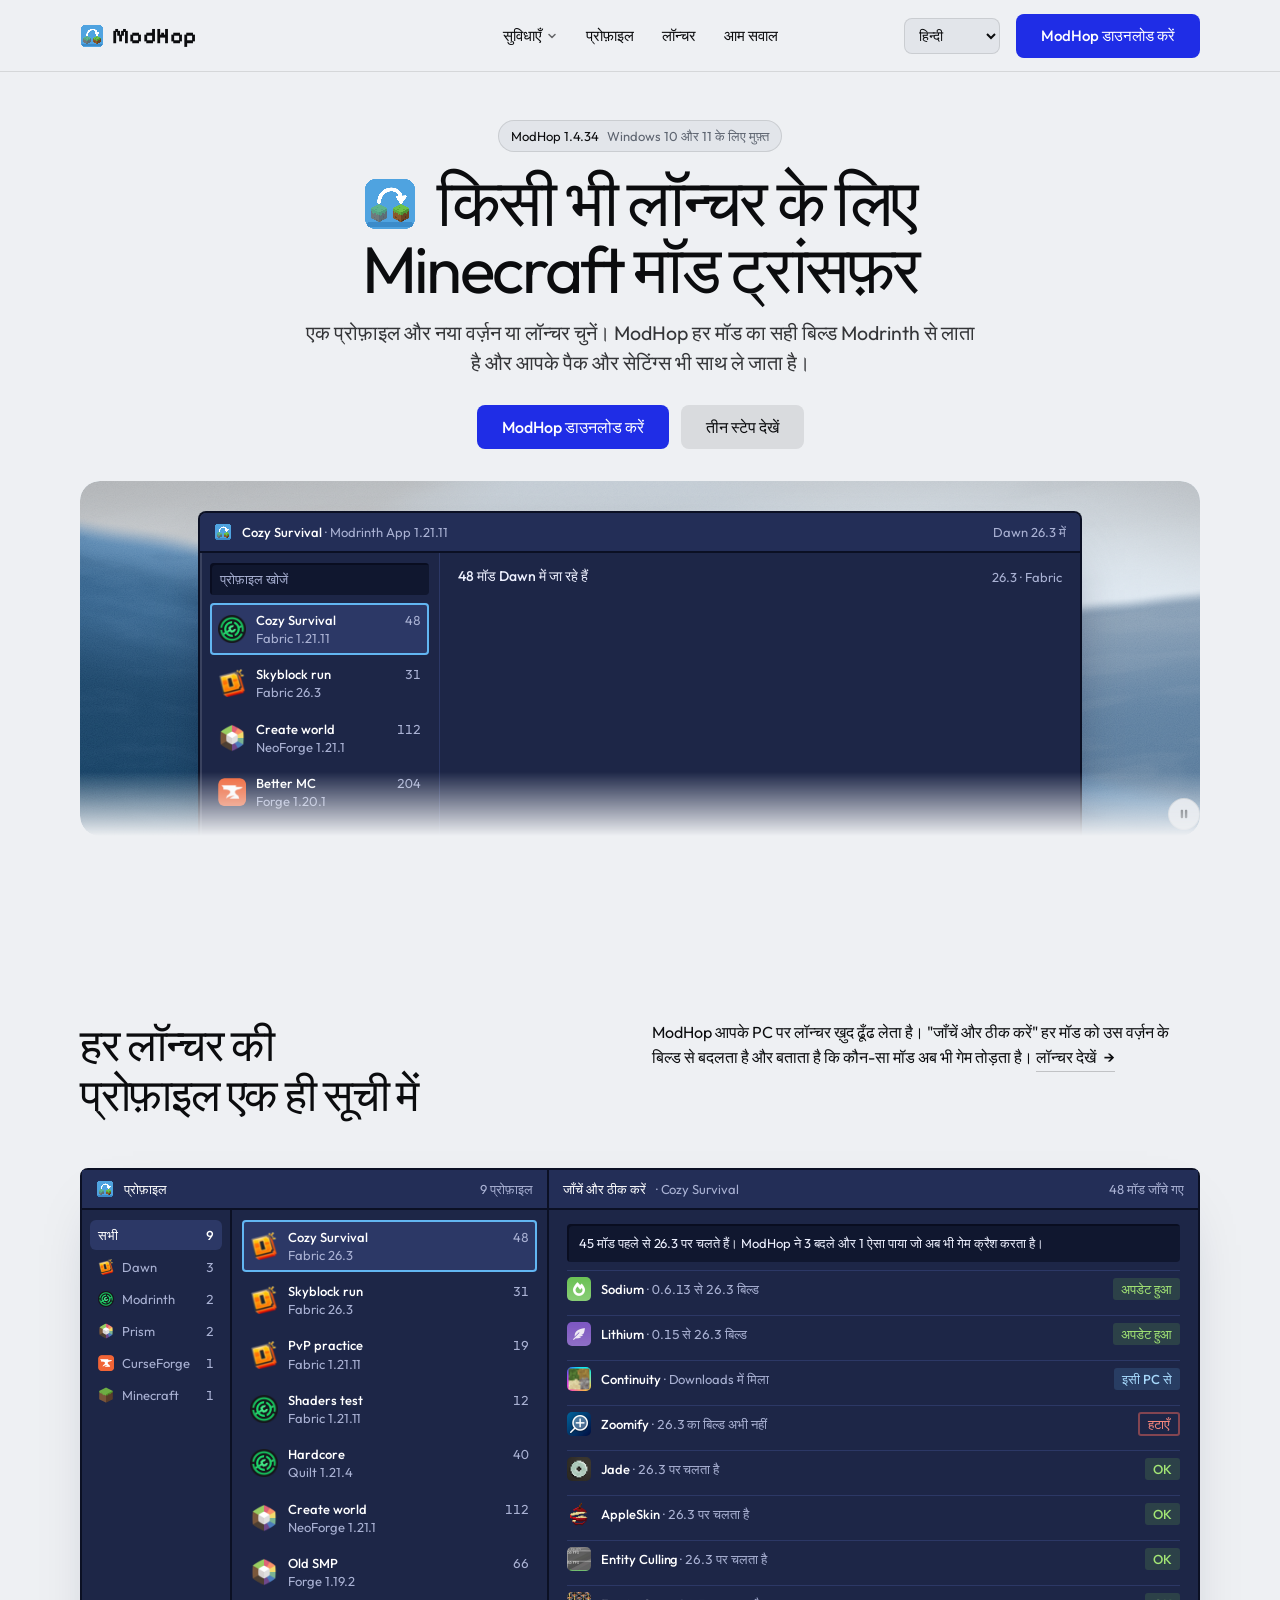
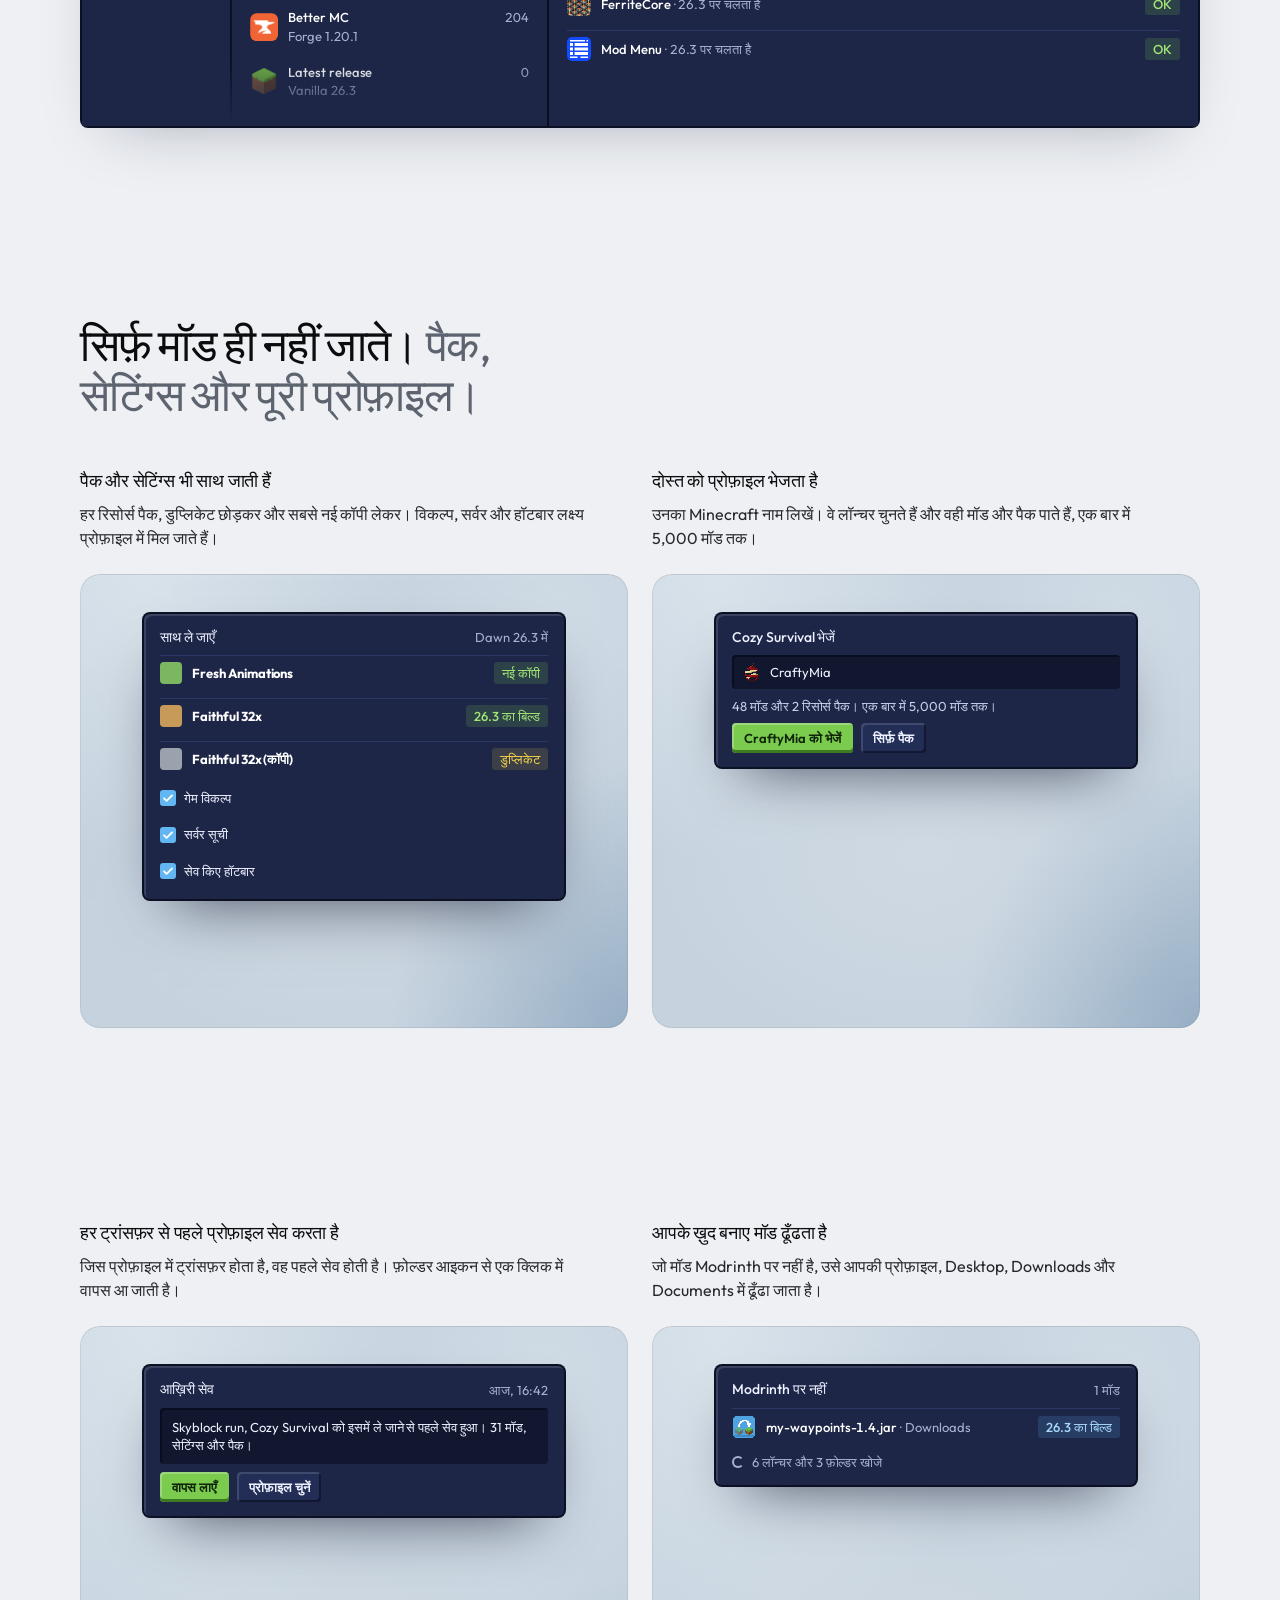
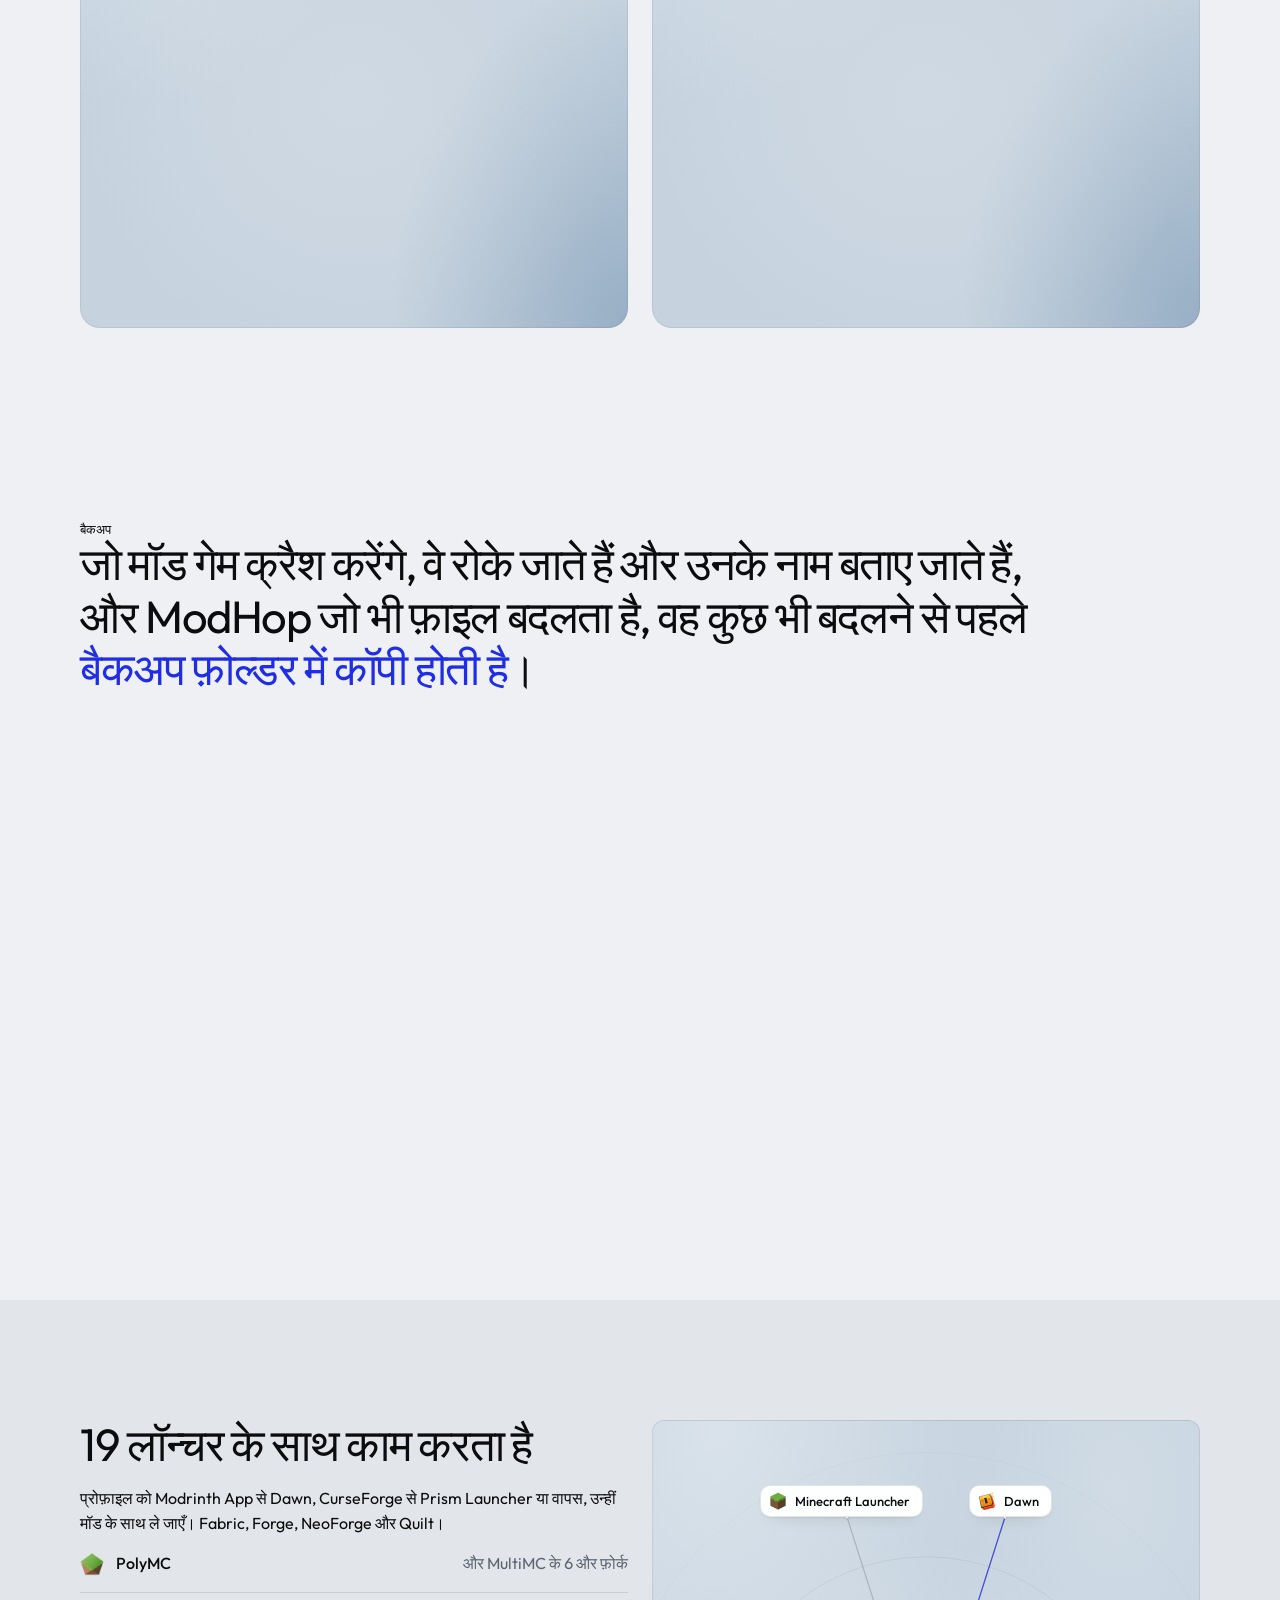
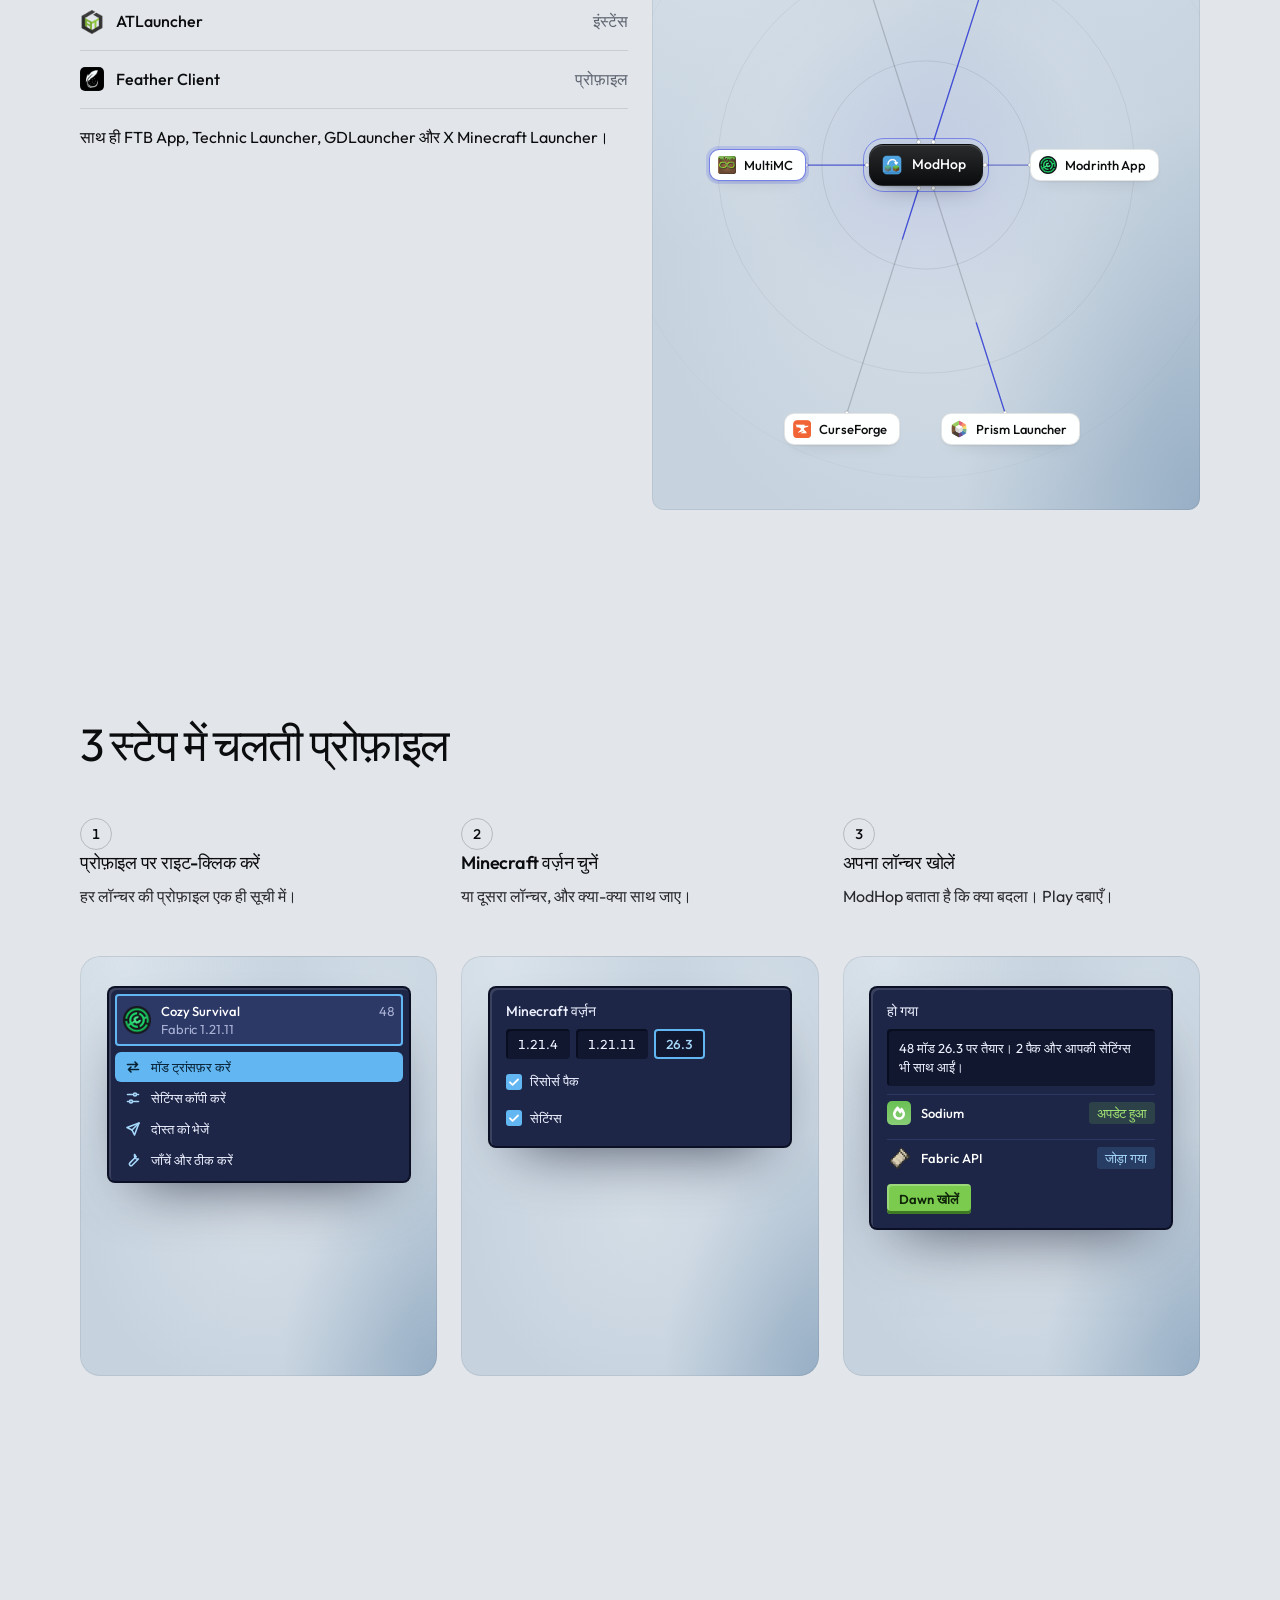
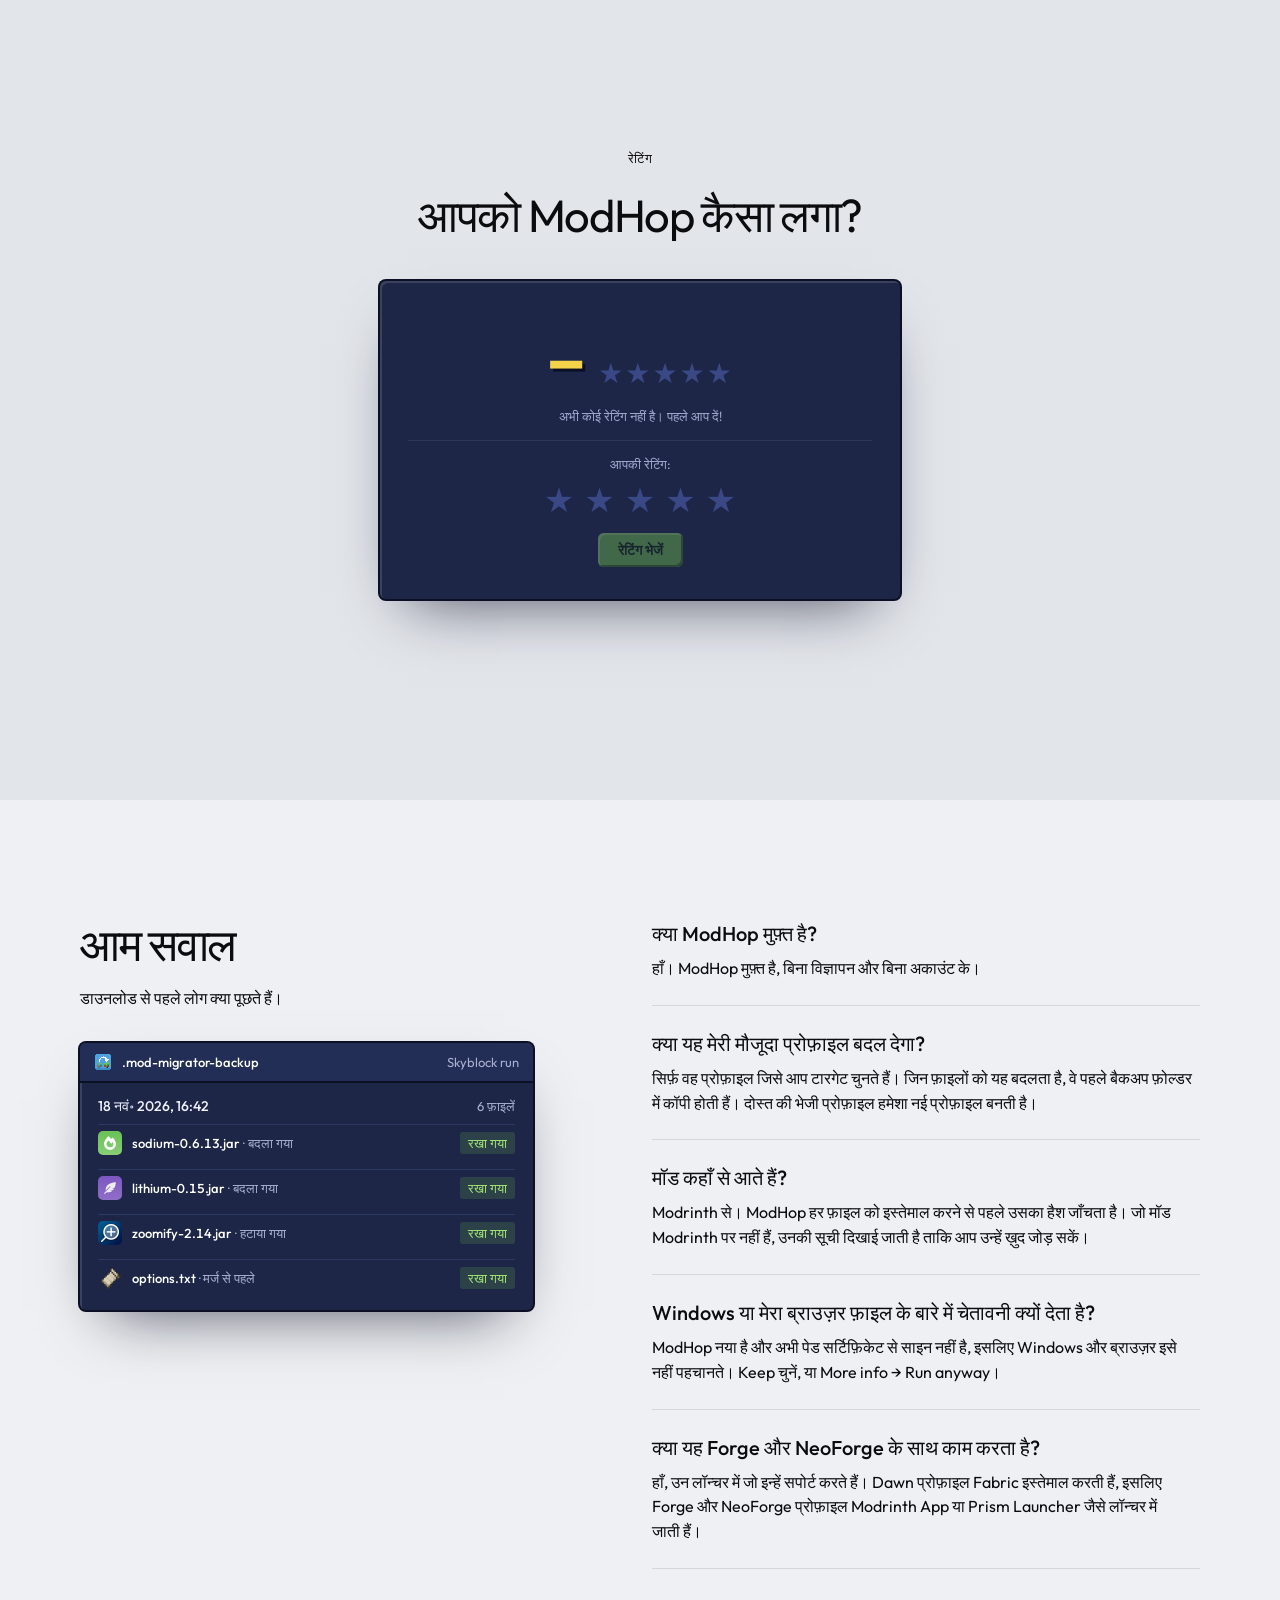
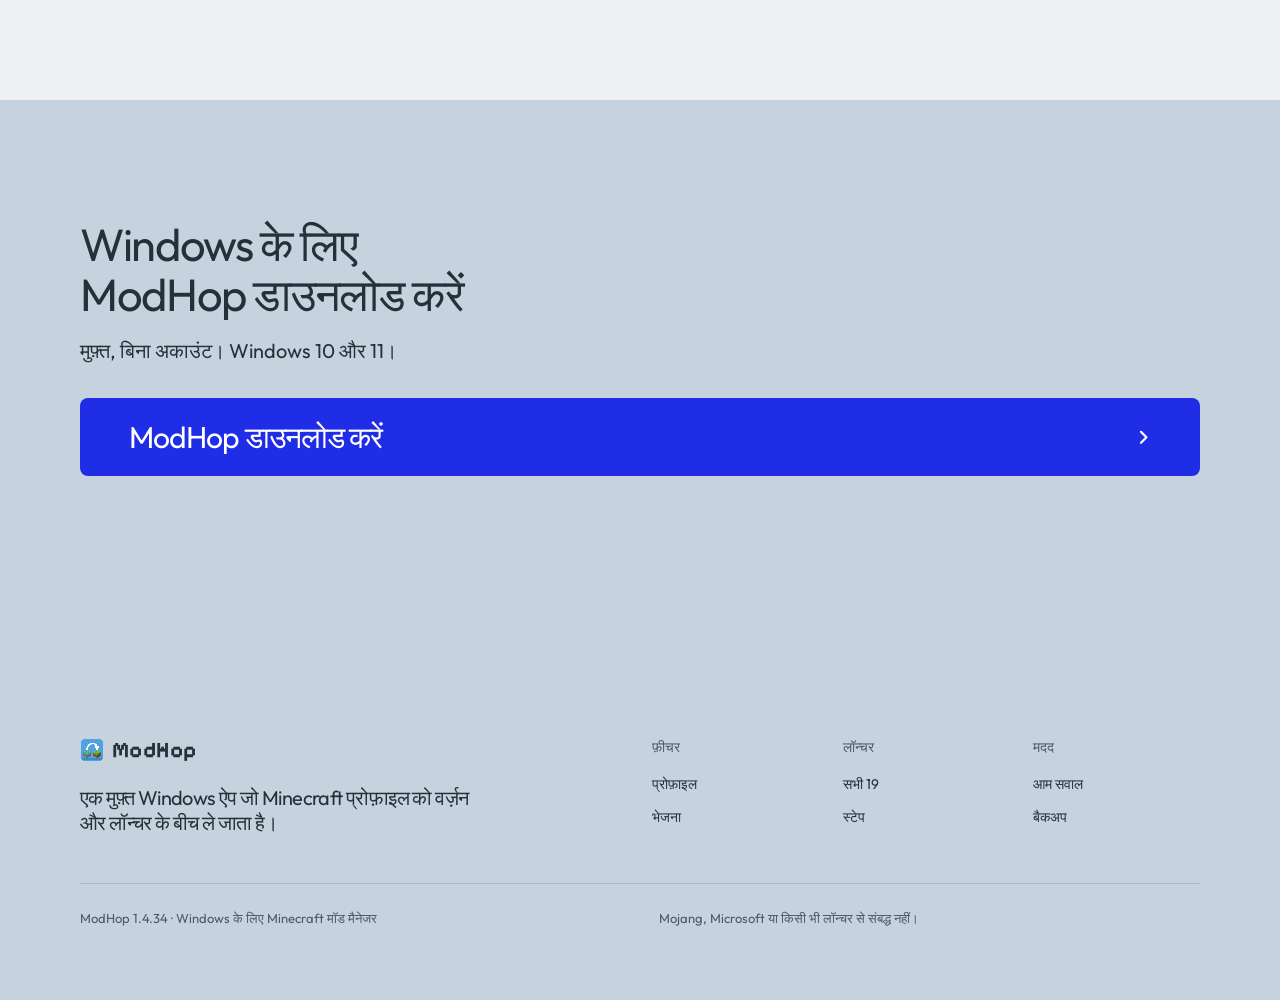
<file: hi/index.html>
<!doctype html>
<html lang="hi" data-type="software" data-radius="soft" data-ground="sky" data-buttons="tonal" data-motion>
<head>
<meta charset="utf-8">
<meta name="viewport" content="width=device-width, initial-scale=1, viewport-fit=cover">
<meta name="google-site-verification" content="QtRZL0XjADzHEwSwGdXTZGX1Vj5kNe7svAyJf5yG7o0">
<title>ModHop – अपने Minecraft मॉड किसी भी वर्ज़न या लॉन्चर में ले जाएँ</title>
<meta property="og:site_name" content="ModHop">
<meta name="application-name" content="ModHop">
<meta name="description" content="अपने Minecraft मॉड, रिसोर्स पैक और सेटिंग्स किसी भी Minecraft वर्ज़न या लॉन्चर में ले जाएँ: Dawn, Modrinth App, Prism Launcher, MultiMC, CurseForge और Minecraft Launcher। Windows के लिए मुफ़्त।">
<link rel="canonical" href="https://modhop.github.io/hi/">
<link rel="alternate" hreflang="en" href="https://modhop.github.io/">
<link rel="alternate" hreflang="he" href="https://modhop.github.io/he/">
<link rel="alternate" hreflang="zh" href="https://modhop.github.io/zh/">
<link rel="alternate" hreflang="hi" href="https://modhop.github.io/hi/">
<link rel="alternate" hreflang="es" href="https://modhop.github.io/es/">
<link rel="alternate" hreflang="ar" href="https://modhop.github.io/ar/">
<link rel="alternate" hreflang="fr" href="https://modhop.github.io/fr/">
<link rel="alternate" hreflang="x-default" href="https://modhop.github.io/">
<link rel="icon" href="/favicon.ico" sizes="any">
<link rel="icon" type="image/png" href="/logo.png">
<link rel="apple-touch-icon" href="/logo.png">
<meta property="og:type" content="website">
<meta property="og:title" content="ModHop – अपने Minecraft मॉड किसी भी वर्ज़न या लॉन्चर में ले जाएँ">
<meta property="og:description" content="मुफ़्त Windows ऐप जो आपके Minecraft मॉड को नए वर्ज़न पर अपडेट करता है और प्रोफ़ाइल को एक लॉन्चर से दूसरे में ले जाता है।">
<meta property="og:url" content="https://modhop.github.io/hi/">
<meta property="og:image" content="https://modhop.github.io/img/share-v3.jpg">
<meta property="og:image:width" content="1200">
<meta property="og:image:height" content="630">
<meta name="twitter:card" content="summary_large_image">
<script type="application/ld+json">{"@context":"https://schema.org","@type":"SoftwareApplication","name":"ModHop","operatingSystem":"Windows 10, Windows 11","applicationCategory":"GameApplication","aggregateRating":{"@type":"AggregateRating","ratingValue":"4","ratingCount":"4","bestRating":"5","worstRating":"1"},"description":"मुफ़्त Minecraft मॉड मैनेजर और मॉड अपडेटर, जो मॉड, रिसोर्स पैक और सेटिंग्स को किसी भी Minecraft वर्ज़न या लॉन्चर में ले जाता है।","offers":{"@type":"Offer","price":"0","priceCurrency":"USD"},"downloadUrl":"https://da.gd/ModHop","url":"https://modhop.github.io/"}</script>
<script type="application/ld+json">{"@context":"https://schema.org","@type":"WebSite","name":"modhop.github.io","alternateName":["ModHop","ModHop Minecraft"],"url":"https://modhop.github.io/"}</script>
<script type="application/ld+json">{"@context":"https://schema.org","@type":"Organization","name":"ModHop","url":"https://modhop.github.io/","logo":"https://modhop.github.io/logo.png"}</script>
<meta name="theme-color" content="#eef0f3">
<meta name="site-kind" content="software">
<meta name="page-type" content="software">
<link rel="preconnect" href="https://fonts.googleapis.com">
<link rel="preconnect" href="https://fonts.gstatic.com" crossorigin>
<link href="https://fonts.googleapis.com/css2?family=Outfit:wght@400..600&family=Pixelify+Sans:wght@700&family=Rubik:wght@400;500;600&display=swap" rel="stylesheet">
<link rel="stylesheet" href="/assets/system.css">
<link rel="stylesheet" href="/assets/ui/cards.css">
<link rel="stylesheet" href="/assets/motion/motion.css">
<link rel="stylesheet" href="/assets/backgrounds/backgrounds.css">
<link rel="stylesheet" href="/assets/layout/layout.css">
<link rel="stylesheet" href="/assets/icons/icon.css">
<style>
:root {
  --p-bg: #eef0f3; --p-surface: #e2e5ea; --p-ink: #0b0c0e; --p-muted: #5d6470;
  --p-accent: #1f2de6; --p-accent-ink: #ffffff; --p-action: #1f2de6; --p-action-ink: #ffffff;
  --p-inv-bg: #0b0c0e; --p-inv-surface: #17181a; --p-inv-ink: #eef0f3; --p-inv-muted: #8e8f92;
  --p-inv-accent: #eef0f3; --p-inv-accent-ink: #0b0c0e; --p-inv-action: #eef0f3; --p-inv-action-ink: #0b0c0e;
  --font-display: "Outfit", "Rubik", system-ui, "Segoe UI", "Nirmala UI", "Microsoft YaHei", sans-serif;
  --font-text: "Outfit", "Rubik", system-ui, "Segoe UI", "Nirmala UI", "Microsoft YaHei", sans-serif;
  --font-mono: "DM Mono", ui-monospace, "SFMono-Regular", Menlo, Consolas, monospace;
  --display-weight: 400;
  --display-tracking: -0.03em;
  --display-tracking-xl: -0.04em;
  --ly-scale: 0.98;
}
</style>
<link rel="stylesheet" href="/assets/ui/base.css">
<link rel="stylesheet" href="/assets/diagrams/diagram.css">
<script>document.documentElement.classList.add('m-enter');setTimeout(()=>document.documentElement.classList.add('m-enter-done'),700)</script>
<script src="/assets/backgrounds/backgrounds.js"></script>
<script>document.documentElement.classList.add('mo-js');setTimeout(()=>document.documentElement.classList.add('mo-safe'),2500)</script>
<link rel="modulepreload" href="/assets/moments/moments.js">
<link rel="modulepreload" href="/assets/moments/lib.js">
<link rel="modulepreload" href="/assets/moments/word-highlight/moment.js">
<!-- page CSS: only what sits inside a visual (ModHop's own windows), and one --p-h per card group -->
<style>
  .hero--centred .hero__lead { color: color-mix(in oklab, var(--ink) 78%, var(--bg)); }
  /* the logo inline in the h1 */
  .h1-logo { display: inline-block; width: .82em; height: .82em; vertical-align: -.08em; margin-right: .12em; border-radius: .16em; image-rendering: pixelated; }

  /* ModHop's window: one look for the hero, the profiles frame and the card panels */
  .mh { --mh-ink: #14161a; --mh-muted: #5d6470; --mh-line: rgb(20 22 26 / .09); --mh-fill: #f4f5f7; --mh-ok: #0d6b3c; --mh-warn: #a35a00; --mh-acc: #1f2de6;
        background: #fff; color: var(--mh-ink); font: 400 13px/1.4 var(--font-text); border-radius: 12px; overflow: hidden;
        box-shadow: 0 0 0 1px rgb(20 22 26 / .08), 0 24px 60px -28px rgb(20 30 60 / .45); }
  .mh__bar { display: flex; align-items: center; gap: 10px; height: 40px; padding: 0 14px; border-bottom: 1px solid var(--mh-line); color: var(--mh-muted); white-space: nowrap; }
  .mh__bar img { width: 18px; height: 18px; border-radius: 4px; image-rendering: pixelated; }
  .mh__bar b { color: var(--mh-ink); font-weight: 500; }
  .mh__bar .sp { flex: 1; }
  .mh__body { display: grid; grid-template-columns: 240px minmax(0, 1fr); min-height: 420px; }
  .mh__list { border-right: 1px solid var(--mh-line); padding: 10px; display: grid; align-content: start; gap: 2px; }
  .mh__q { height: 32px; margin-bottom: 6px; border-radius: 8px; background: var(--mh-fill); display: flex; align-items: center; padding: 0 10px; color: var(--mh-muted); }
  .mh__p { display: grid; grid-template-columns: 28px minmax(0, 1fr) auto; gap: 0 10px; align-items: center; padding: 8px; border-radius: 8px; }
  .mh__p.is-on { background: color-mix(in oklab, var(--mh-acc) 9%, #fff); }
  .mh__p img { grid-row: 1 / span 2; width: 28px; height: 28px; border-radius: 6px; }
  .mh__p b { font-weight: 500; overflow: hidden; text-overflow: ellipsis; white-space: nowrap; }
  .mh__p span { grid-column: 2; color: var(--mh-muted); white-space: nowrap; overflow: hidden; text-overflow: ellipsis; }
  .mh__p em { grid-row: 1; grid-column: 3; font-style: normal; color: var(--mh-muted); font-variant-numeric: tabular-nums; }
  .mh__main { display: grid; align-content: start; gap: 8px; padding: 14px 18px; min-width: 0; }
  .mh__h { display: flex; align-items: center; gap: 8px; font-weight: 500; font-size: 14px; }
  .mh__h small { margin-left: auto; color: var(--mh-muted); font-weight: 400; font-size: 13px; }
  .mh__mod { display: grid; grid-template-columns: 24px minmax(0, 1fr) auto; gap: 10px; align-items: center; padding: 6px 0; border-top: 1px solid var(--mh-line); }
  .mh__mod img { width: 24px; height: 24px; border-radius: 5px; }
  .mh__mod b { font-weight: 500; }
  .mh__mod span { color: var(--mh-muted); font-variant-numeric: tabular-nums; }
  .mh__chip, .mh__rm { font-style: normal; }
  .mh__chip { height: 22px; padding: 0 8px; border-radius: 99px; display: inline-flex; align-items: center; font-size: 13px; font-weight: 500; white-space: nowrap; }
  .mh__chip--ok { background: #e3f4ea; color: var(--mh-ok); }
  .mh__chip--pc { background: #e6e9fd; color: var(--mh-acc); }
  .mh__chip--warn { background: #fbeedb; color: var(--mh-warn); }
  .mh__tool { display: flex; align-items: center; gap: 8px; color: var(--mh-muted); }
  .mh__tool::before { content: ""; width: 12px; height: 12px; border-radius: 50%; border: 2px solid currentColor; border-right-color: transparent; }
  .mh__sum { padding: 10px 12px; border-radius: 10px; background: var(--mh-fill); }
  .mh__acts { display: flex; gap: 8px; }
  .mh__acts span { height: 30px; padding: 0 12px; border-radius: 8px; display: inline-flex; align-items: center; font-weight: 500; background: var(--mh-acc); color: #fff; }
  .mh__acts span + span { background: var(--mh-fill); color: var(--mh-ink); box-shadow: inset 0 0 0 1px var(--mh-line); }
  .mh__rm { height: 24px; padding: 0 10px; border-radius: 6px; display: inline-flex; align-items: center; font-weight: 500; color: #b4232a; box-shadow: inset 0 0 0 1px rgb(180 35 42 / .3); }

  /* the hero frame's painted ground when WebGL is not there: a blue sky over green hills */
  .hero__window { background:
    radial-gradient(120% 60% at 70% 118%, #5d8a3a 0 40%, transparent 41%),
    radial-gradient(90% 50% at 10% 108%, #6f9e47 0 42%, transparent 43%),
    radial-gradient(80% 40% at 60% 92%, #9fb8c9 0 40%, transparent 41%),
    linear-gradient(#4f93d6, #a7cbea 70%, #cfe0ea); }
  .hero__window .mh__body { min-height: 400px; }

  /* the profiles frame (app-frame recipe) */
  .app.ui { display: grid; grid-template-columns: minmax(0, 5fr) minmax(0, 7fr); margin-top: var(--s-7); background: #fff; border: 1px solid rgb(20 22 26 / .1); border-radius: 14px; box-shadow: 0 24px 60px -32px rgb(20 30 60 / .35); }
  .app > .app__pane { position: relative; min-width: 0; min-height: 0; overflow: hidden; }
  .app > .app__pane + .app__pane { border-left: 1px solid rgb(20 22 26 / .09); }
  .app > .app__pane > .mh { border-radius: 0; box-shadow: none; height: 100%; }
  .app > .app__pane::after { content: ""; position: absolute; inset: auto 0 0 0; height: 64px; background: linear-gradient(transparent, #fff); pointer-events: none; }
  .app .mh__body { grid-template-columns: 150px minmax(0, 1fr); min-height: 0; height: calc(100% - 40px); }
  .app .mh__side { border-right: 1px solid rgb(20 22 26 / .09); padding: 10px 8px; display: grid; align-content: start; gap: 2px; color: #5d6470; }
  .app .mh__side span { display: flex; align-items: center; gap: 8px; height: 30px; padding: 0 8px; border-radius: 6px; white-space: nowrap; }
  .app .mh__side span.is-on { background: #f4f5f7; color: #14161a; font-weight: 500; }
  .app .mh__side img { width: 16px; height: 16px; border-radius: 3px; }
  .app .mh__side em { margin-left: auto; font-style: normal; font-variant-numeric: tabular-nums; }
  .app .mh__list { border-right: 0; }
  @media (min-width: 1024px) and (max-width: 1279px) { .app.ui { grid-template-columns: minmax(0, 4fr) minmax(0, 8fr); } }
  @media (max-width: 1023px) {
    .app.ui { grid-template-columns: minmax(0, 1fr); grid-template-rows: auto minmax(0, 1fr); }
    .app > .app__pane--list { max-height: 252px; }
    .app > .app__pane--list::after { display: none; }
    .app .mh__side { display: none; }
    .app .mh__body { grid-template-columns: minmax(0, 1fr); }
    .app > .app__pane + .app__pane { border-left: 0; border-top: 1px solid rgb(20 22 26 / .09); }
  }
  @media (max-width: 639px) {
    .app.ui { grid-template-rows: minmax(0, 1fr); }
    .app > .app__pane--list { display: none; }
    .app > .app__pane + .app__pane { border-top: 0; }
  }

  .more-launchers li { display: flex; align-items: center; gap: var(--s-3); } .more-launchers img { width: 24px; height: 24px; border-radius: 5px; } .more-launchers .rows__value { margin-left: auto; color: var(--muted); }
  .faq-mock { margin-top: var(--s-6); }
  /* card panels */
  #features .panel { --p-h: 340px; }
  #steps .panel { --p-h: 420px; }
  @media (min-width: 640px) and (max-width: 1279px) { #steps { --h: 2 } }
  @media (max-width: 639px) { #steps { --hm: 2 } #launchers { --hm: 2 } #features .mh__check { display: none; } }
  @media (max-width: 1279px) { .hero__window .mh__body { grid-template-columns: minmax(0, 1fr); } .hero__window .mh__list, .app .mh__side { display: none; } .app .mh__body { grid-template-columns: minmax(0, 1fr); } }
  .mh--card .mh__main { padding: 14px 16px; }
  .mh__pack { display: grid; grid-template-columns: 22px minmax(0, 1fr) auto; gap: 10px; align-items: center; padding: 6px 0; border-top: 1px solid var(--mh-line); }
  .mh__pack > .sw { width: 22px; height: 22px; border-radius: 4px; background: var(--c); }
  .mh__check { display: flex; align-items: center; gap: 8px; padding: 5px 0; }
  .mh__check::before { content: ""; width: 16px; height: 16px; border-radius: 4px; background: var(--mh-acc) url("data:image/svg+xml,%3Csvg xmlns='http://www.w3.org/2000/svg' viewBox='0 0 16 16'%3E%3Cpath d='m4 8.3 2.6 2.6L12 5.5' fill='none' stroke='white' stroke-width='1.8' stroke-linecap='round' stroke-linejoin='round'/%3E%3C/svg%3E") center/16px no-repeat; }
  .mh__field { height: 34px; border-radius: 8px; box-shadow: inset 0 0 0 1px var(--mh-line); display: flex; align-items: center; gap: 8px; padding: 0 10px; }
  .mh__field img { width: 20px; height: 20px; border-radius: 4px; image-rendering: pixelated; }
  .mh__note { color: #3f4550; }
  .mh__menu { display: grid; padding: 6px; gap: 1px; }
  .mh__menu span { height: 30px; display: flex; align-items: center; padding: 0 10px; border-radius: 6px; }
  .mh__menu span.is-on { background: var(--mh-acc); color: #fff; }
  .mh__seg { display: flex; flex-wrap: wrap; gap: 6px; }
  .mh__seg span { height: 30px; padding: 0 12px; display: inline-flex; align-items: center; border-radius: 8px; box-shadow: inset 0 0 0 1px var(--mh-line); font-variant-numeric: tabular-nums; }
  .mh__seg span.is-on { box-shadow: inset 0 0 0 2px var(--mh-acc); color: var(--mh-acc); font-weight: 500; }
  @media (max-width: 639px) {
    #features .panel { --p-h: 190px; } #steps .panel { --p-h: 356px; }
    .hero__window .mh__body { grid-template-columns: 1fr; }
    .hero__window .mh__list { display: none; }
    .hero__window .mh__bar .sp ~ span { display: none; }
    .hero__window .mh__tool { display: none; }
  }
  /* ---- the app's own look in every window: the inventory (dusk panels, bevels, grass for the action), so the site shows
     the real ModHop. Shared with the app: Outfit, the pixel wordmark, the drawn icon set, the status words. ---- */
  .mh { --mh-ink: #eef1ff; --mh-muted: #a9b1d3; --mh-line: #2c3866; --mh-fill: #10172f; --mh-ok: #a3e675; --mh-warn: #f4d34b; --mh-acc: #62b6f2;
        --hi: rgba(255,255,255,.13); --lo: rgba(4,7,20,.55);
        background: #1d2647; color: var(--mh-ink); border-radius: 6px;
        box-shadow: 0 0 0 2px #0b1024, inset 2px 2px 0 var(--hi), 0 28px 60px -28px rgb(6 9 30 / .7); }
  .mh__bar { background: #232e57; border-bottom: 2px solid #0b1024; }
  .mh__bar b { color: #fff; }
  .mh__q { background: var(--mh-fill); border-radius: 4px; box-shadow: inset 2px 2px 0 var(--lo); }
  .mh__p { border-radius: 4px; }
  .mh__p.is-on { background: #2c3866; box-shadow: inset 0 0 0 2px var(--mh-acc); }
  .mh__p b, .mh__mod b, .mh__pack b { color: #fff; }
  .mh__chip { border-radius: 3px; }
  .mh__chip--ok { background: rgba(123,203,79,.16); color: var(--mh-ok); }
  .mh__chip--pc { background: rgba(98,182,242,.16); color: #a6d8fb; }
  .mh__chip--warn { background: rgba(244,211,75,.14); color: var(--mh-warn); }
  .mh__rm { color: #ff8a7f; box-shadow: inset 0 0 0 2px rgb(255 107 94 / .45); border-radius: 3px; }
  .mh__sum { background: var(--mh-fill); border-radius: 4px; box-shadow: inset 2px 2px 0 var(--lo); }
  .mh__acts span { border-radius: 4px; background: #7bcb4f; color: #0f2408; font-weight: 600; box-shadow: inset 0 -3px 0 #3e7a22, inset 2px 2px 0 rgba(255,255,255,.25); }
  .mh__acts span + span { background: #232e57; color: #eef1ff; box-shadow: inset 2px 2px 0 var(--hi), inset -2px -2px 0 var(--lo); }
  .mh__check::before { background-color: var(--mh-acc); border-radius: 3px; }
  .mh__field { border-radius: 4px; background: var(--mh-fill); box-shadow: inset 2px 2px 0 var(--lo); }
  .mh__note { color: #c9cfea; }
  .mh__menu span { gap: 10px; }
  .mh__menu span svg { width: 16px; height: 16px; flex: none; color: #a6d8fb; }
  .mh__menu span.is-on { background: var(--mh-acc); color: #062033; }
  .mh__menu span.is-on svg { color: #062033; }
  .mh__seg span { border-radius: 4px; background: var(--mh-fill); box-shadow: inset 2px 2px 0 var(--lo); }
  .mh__seg span.is-on { box-shadow: inset 0 0 0 2px var(--mh-acc); color: #a6d8fb; }
  .app.ui { background: #1d2647; border: 2px solid #0b1024; border-radius: 8px; }
  .app > .app__pane + .app__pane { border-left: 2px solid #0b1024; }
  .app > .app__pane::after { background: linear-gradient(transparent, #1d2647); }
  .app .mh__side { border-right: 2px solid #0b1024; color: var(--mh-muted); }
  .app .mh__side span.is-on { background: #2c3866; color: #fff; }
  @media (max-width: 1023px) { .app > .app__pane + .app__pane { border-left: 0; border-top: 2px solid #0b1024; } }
  /* the pixel wordmark, as the app's title draws it */
  .mh .loop-pause:focus-visible { outline: 2px solid #ffffff; outline-offset: 2px; }
  @media (max-width: 359px) { .nav__logo .wordmark { letter-spacing: 0; font-size: 14px; } }
  .wordmark { font-family: "Pixelify Sans", var(--font-display); font-weight: 700; letter-spacing: .02em; }

  /* language picker (site.js fills it in) */
  select.lang { height: var(--btn-h-sm, 36px); padding: 0 10px; font: 500 14px var(--font-text); color: var(--ink); background: var(--surface, #e2e5ea); border: 1px solid var(--line); border-radius: 8px; cursor: pointer; }
  /* ratings */
  .rate__wrap { display: flex; flex-direction: column; align-items: center; justify-content: center; text-align: center; gap: var(--s-5, 20px); }
  .rate__wrap h2 { margin: 0; }
  .rate-card { display: grid; justify-items: center; gap: 14px; width: min(520px, 100%); padding: 40px 28px 32px; text-align: center; margin-top: var(--s-4, 16px); }
  .rate-pick { display: grid; justify-items: center; gap: 8px; padding-top: 14px; border-top: 1px solid rgba(255,255,255,.08); width: 100%; }
  .rate-avg b { font-size: 72px !important; }
  .rate-card .stars { font-size: 28px !important; }
  .rate-avg { display: flex; align-items: baseline; gap: 12px; }
  .rate-avg b { font: 600 52px/1 var(--font-display); font-variant-numeric: tabular-nums; color: #f4d34b; text-shadow: 3px 3px 0 #0a0f24; }
  .rate-card .stars { color: #f4d34b; letter-spacing: 2px; font-size: 22px; } .rate-card .stars .off { color: #3a4885; }
  .pick-stars { display: flex; gap: 6px; direction: ltr; }
  .pick-stars button { font-size: 34px; line-height: 1; background: none; border: 0; cursor: pointer; color: #3a4885; padding: 2px; transition: color .15s, transform .16s cubic-bezier(.23,1,.32,1); }
  .pick-stars button:active { transform: scale(.92); }
  .pick-stars button.on { color: #f4d34b; text-shadow: 0 0 12px rgba(244,211,75,.5); }
  /* Send: the same grass button as the app's actions, small, under the stars */
  .rate-send { font: 600 14px var(--font-text); color: #10240a; background: #7bcb4f; border: 0; border-radius: 6px; padding: 8px 20px; cursor: pointer;
    box-shadow: inset 2px 2px 0 #a3e675, inset -2px -2px 0 #3e7a22; transition: transform .16s cubic-bezier(.23,1,.32,1), filter .15s, opacity .15s; }
  .rate-send:hover:not(:disabled) { filter: brightness(1.08); }
  .rate-send:active:not(:disabled) { transform: scale(.97); }
  .rate-send:disabled { opacity: .4; cursor: default; }
  .rate-send:focus-visible { outline: 2px solid #fff; outline-offset: 2px; }
  .rate-card .msg { color: #a2abd0; margin: 0; } .msg.err { color: #ff6b5e !important; }
  .dl-count { color: var(--muted); margin: 0; }
  /* right-to-left pages (he, ar) */
  [dir=rtl] .stage > .fit { margin-inline: auto; } /* left and right both set: auto margins centre it in RTL too */
  [dir=rtl] .h1-logo { margin-right: 0; margin-left: .12em; }
  [dir=rtl] .m-arrow, [dir=rtl] .link::after { transform: scaleX(-1); }
</style>
</head>
<body>
<!-- type: software (a free Windows app that moves Minecraft mods between versions and launchers)
     deal: hero centred, nav nav-centre (dealt nav-cards, re-dealt: no photographs for its picture cards), close close-type,
           footer footer-statement, rhythm surface-pairs, buttons tonal, mark: the client's own logo (dealt arc, replaced),
           palette cool-grey-cobalt (a Windows utility's cool settings-window grey, cobalt for the one action),
           type outfit (funnel and gabarito failed hero-lines: 3 lines at 1440), effect painterly-landscape in the hero frame (sky and hills: Minecraft's own first view)
     moments: word-highlight in #backups (its own statement section) -->
<header class="nav nav--centre">
  <div class="wrap nav__bar">
    <a class="skip-link" href="#top">सामग्री पर जाएँ</a>
    <a class="nav__logo" href="#top"><img src="/logo.png" alt="" width="24" height="24" style="image-rendering:pixelated;border-radius:5px"><span class="wordmark">ModHop</span></a>
    <nav class="nav__links" aria-label="Main">
      <div class="nav__item">
        <a class="nav__link" href="#features">सुविधाएँ <svg class="chev" viewBox="0 0 12 12" aria-hidden="true"><path d="M3 4.5l3 3 3-3" fill="none" stroke="currentColor" stroke-width="1.5" stroke-linecap="round" stroke-linejoin="round"/></svg></a>
        <div class="nav__menu">
          <div class="wrap grid">
            <div class="menu-col span-3">
              <p class="t-label">ट्रांसफ़र</p>
              <a href="#profiles">प्रोफ़ाइल<span>हर लॉन्चर एक ही सूची में</span></a>
              <a href="#features">पैक और सेटिंग्स<span>विकल्प, सर्वर, हॉटबार</span></a>
              <a href="#backups">बैकअप<span>हर ट्रांसफ़र से पहले आख़िरी सेव</span></a>
            </div>
            <div class="menu-col span-3">
              <p class="t-label">शेयर करना</p>
              <a href="#features">दोस्त को भेजें<span>Minecraft नाम से</span></a>
              <a href="#launchers">लॉन्चर<span>19 अपने-आप पहचाने जाते हैं</span></a>
            </div>
          </div>
        </div>
      </div>
      <div class="nav__item"><a class="nav__link" href="#profiles">प्रोफ़ाइल</a></div>
      <div class="nav__item"><a class="nav__link" href="#launchers">लॉन्चर</a></div>
      <div class="nav__item"><a class="nav__link" href="#faq">आम सवाल</a></div>
    </nav>
    <div class="nav__actions">
      <select class="lang" aria-label="Language" onchange="location.href=this.value"><option value="https://modhop.github.io/">English</option><option value="https://modhop.github.io/he/">עברית</option><option value="https://modhop.github.io/zh/">中文</option><option value="https://modhop.github.io/hi/" selected>हिन्दी</option><option value="https://modhop.github.io/es/">Español</option><option value="https://modhop.github.io/ar/">العربية</option><option value="https://modhop.github.io/fr/">Français</option></select>
      <a class="btn btn--primary" href="https://da.gd/ModHop">ModHop डाउनलोड करें</a>
    </div>
    <button class="nav__toggle" type="button" aria-expanded="false" aria-label="Menu">
      <svg width="18" height="18" viewBox="0 0 18 18" aria-hidden="true"><path d="M2 5h14M2 13h14" stroke="currentColor" stroke-width="1.6" stroke-linecap="round"/></svg>
    </button>
  </div>
</header>

<main id="top">
  <section class="hero hero--centred" data-enter aria-labelledby="hero-h">
    <div class="wrap"><div class="hero-text">
      <div class="hero__c">
        <a class="pill" href="#features"><span>ModHop 1.4.34</span><span class="muted">Windows 10 और 11 के लिए मुफ़्त</span></a>
        <h1 id="hero-h"><img width="28" height="28" class="h1-logo" src="/logo.png" alt=""> <span>किसी भी लॉन्चर के लिए Minecraft मॉड ट्रांसफ़र</span></h1>
        <p class="hero__lead">एक प्रोफ़ाइल और नया वर्ज़न या लॉन्चर चुनें। ModHop हर मॉड का सही बिल्ड Modrinth से लाता है और आपके पैक और सेटिंग्स भी साथ ले जाता है।</p>
        <div class="btn-row"><a class="btn btn--primary" href="https://da.gd/ModHop">ModHop डाउनलोड करें</a><a class="btn btn--secondary" href="#steps">तीन स्टेप देखें</a></div>
      </div>
      <div class="hero__window" data-fx="painterly-landscape" data-fx-seed="11" role="img" aria-label="ModHop, Cozy Survival प्रोफ़ाइल को 1.21.11 वाले Modrinth App से 26.3 वाले Dawn में ले जा रहा है">
        <div class="ly-piece mh" aria-hidden="true">
          <div class="mh__bar"><img width="28" height="28" src="/logo.png" alt=""><span><b>Cozy Survival</b> · Modrinth App 1.21.11</span><span class="sp"></span><span>Dawn 26.3 में</span></div>
          <div class="mh__body">
            <div class="mh__list">
              <div class="mh__q">प्रोफ़ाइल खोजें</div>
              <div class="mh__p is-on"><img width="28" height="28" src="/img/icons/modrinth.png" alt=""><b>Cozy Survival</b><em>48</em><span>Fabric 1.21.11</span></div>
              <div class="mh__p"><img width="28" height="28" src="/img/icons/dawn.png" alt=""><b>Skyblock run</b><em>31</em><span>Fabric 26.3</span></div>
              <div class="mh__p"><img width="28" height="28" src="/img/icons/prism.png" alt=""><b>Create world</b><em>112</em><span>NeoForge 1.21.1</span></div>
              <div class="mh__p"><img width="28" height="28" src="/img/icons/curseforge.png" alt=""><b>Better MC</b><em>204</em><span>Forge 1.20.1</span></div>
            </div>
            <div class="mh__main" data-ly-steps="900">
              <div class="mh__h">48 मॉड Dawn में जा रहे हैं <small>26.3 · Fabric</small></div>
              <div class="mh__tool" data-step>Modrinth पर हर मॉड जाँचा जा रहा है</div>
              <div class="mh__mod" data-step><img width="28" height="28" src="/img/mods/sodium.webp" alt=""><span><b>Sodium</b> · 26.3 का बिल्ड</span><i class="mh__chip mh__chip--ok">अपडेट हुआ</i></div>
              <div class="mh__mod" data-step><img width="28" height="28" src="/img/mods/iris.webp" alt=""><span><b>Iris Shaders</b> · 26.3 का बिल्ड</span><i class="mh__chip mh__chip--ok">अपडेट हुआ</i></div>
              <div class="mh__mod" data-step><img width="28" height="28" src="/img/mods/fabric-api.png" alt=""><span><b>Fabric API</b> · Iris को इसकी ज़रूरत है</span><i class="mh__chip mh__chip--pc">जोड़ा गया</i></div>
              <div class="mh__acts" data-step><span>प्रोफ़ाइल ट्रांसफ़र करें</span><span>जाँचें और ठीक करें</span></div>
            </div>
          </div>
        </div>
      </div>
    </div></div>
  </section>

  <section class="section" id="profiles" aria-labelledby="profiles-h">
    <div class="wrap">
      <div class="grid">
        <h2 class="span-5" id="profiles-h">हर लॉन्चर की प्रोफ़ाइल एक ही सूची में</h2>
        <p class="span-6 start-7">ModHop आपके PC पर लॉन्चर ख़ुद ढूँढ लेता है। "जाँचें और ठीक करें" हर मॉड को उस वर्ज़न के बिल्ड से बदलता है और बताता है कि कौन-सा मॉड अब भी गेम तोड़ता है। <a class="link" href="#launchers">लॉन्चर देखें</a></p>
      </div>
      <div class="ui app fill" role="img" aria-label="ModHop की प्रोफ़ाइल सूची, साथ में Cozy Survival का "जाँचें और ठीक करें": दो मॉड अपडेट हुए, एक इसी PC से, एक "हटाएँ" बटन के साथ रोका गया">
        <div class="app__pane app__pane--list">
          <div class="mh">
            <div class="mh__bar"><img width="28" height="28" src="/logo.png" alt="" loading="lazy"><b>प्रोफ़ाइल</b><span class="sp"></span><span>9 प्रोफ़ाइल</span></div>
            <div class="mh__body">
              <nav class="mh__side" aria-hidden="true">
                <span class="is-on">सभी<em>9</em></span>
                <span><img width="28" height="28" src="/img/icons/dawn.png" alt="" loading="lazy">Dawn<em>3</em></span>
                <span><img width="28" height="28" src="/img/icons/modrinth.png" alt="" loading="lazy">Modrinth<em>2</em></span>
                <span><img width="28" height="28" src="/img/icons/prism.png" alt="" loading="lazy">Prism<em>2</em></span>
                <span><img width="28" height="28" src="/img/icons/curseforge.png" alt="" loading="lazy">CurseForge<em>1</em></span>
                <span><img width="28" height="28" src="/img/icons/official.png" alt="" loading="lazy">Minecraft<em>1</em></span>
              </nav>
              <div class="mh__list">
                <div class="mh__p is-on"><img width="28" height="28" src="/img/icons/dawn.png" alt="" loading="lazy"><b>Cozy Survival</b><em>48</em><span>Fabric 26.3</span></div>
                <div class="mh__p"><img width="28" height="28" src="/img/icons/dawn.png" alt="" loading="lazy"><b>Skyblock run</b><em>31</em><span>Fabric 26.3</span></div>
                <div class="mh__p"><img width="28" height="28" src="/img/icons/dawn.png" alt="" loading="lazy"><b>PvP practice</b><em>19</em><span>Fabric 1.21.11</span></div>
                <div class="mh__p"><img width="28" height="28" src="/img/icons/modrinth.png" alt="" loading="lazy"><b>Shaders test</b><em>12</em><span>Fabric 1.21.11</span></div>
                <div class="mh__p"><img width="28" height="28" src="/img/icons/modrinth.png" alt="" loading="lazy"><b>Hardcore</b><em>40</em><span>Quilt 1.21.4</span></div>
                <div class="mh__p"><img width="28" height="28" src="/img/icons/prism.png" alt="" loading="lazy"><b>Create world</b><em>112</em><span>NeoForge 1.21.1</span></div>
                <div class="mh__p"><img width="28" height="28" src="/img/icons/prism.png" alt="" loading="lazy"><b>Old SMP</b><em>66</em><span>Forge 1.19.2</span></div>
                <div class="mh__p"><img width="28" height="28" src="/img/icons/curseforge.png" alt="" loading="lazy"><b>Better MC</b><em>204</em><span>Forge 1.20.1</span></div>
                <div class="mh__p"><img width="28" height="28" src="/img/icons/official.png" alt="" loading="lazy"><b>Latest release</b><em>0</em><span>Vanilla 26.3</span></div>
              </div>
            </div>
          </div>
        </div>
        <div class="app__pane app__pane--open">
          <div class="mh">
            <div class="mh__bar"><b>जाँचें और ठीक करें</b> · Cozy Survival<span class="sp"></span><span>48 मॉड जाँचे गए</span></div>
            <div class="mh__main">
              <div class="mh__sum">45 मॉड पहले से 26.3 पर चलते हैं। ModHop ने 3 बदले और 1 ऐसा पाया जो अब भी गेम क्रैश करता है।</div>
              <div class="mh__mod"><img width="28" height="28" src="/img/mods/sodium.webp" alt="" loading="lazy"><span><b>Sodium</b> · 0.6.13 से 26.3 बिल्ड</span><i class="mh__chip mh__chip--ok">अपडेट हुआ</i></div>
              <div class="mh__mod"><img width="28" height="28" src="/img/mods/lithium.webp" alt="" loading="lazy"><span><b>Lithium</b> · 0.15 से 26.3 बिल्ड</span><i class="mh__chip mh__chip--ok">अपडेट हुआ</i></div>
              <div class="mh__mod"><img width="28" height="28" src="/img/mods/continuity.png" alt="" loading="lazy"><span><b>Continuity</b> · Downloads में मिला</span><i class="mh__chip mh__chip--pc">इसी PC से</i></div>
              <div class="mh__mod"><img width="28" height="28" src="/img/mods/zoomify.webp" alt="" loading="lazy"><span><b>Zoomify</b> · 26.3 का बिल्ड अभी नहीं</span><i class="mh__rm">हटाएँ</i></div>
              <div class="mh__mod"><img width="28" height="28" src="/img/mods/jade.webp" alt="" loading="lazy"><span><b>Jade</b> · 26.3 पर चलता है</span><i class="mh__chip mh__chip--ok">OK</i></div>
              <div class="mh__mod"><img width="28" height="28" src="/img/mods/appleskin.png" alt="" loading="lazy"><span><b>AppleSkin</b> · 26.3 पर चलता है</span><i class="mh__chip mh__chip--ok">OK</i></div>
              <div class="mh__mod"><img width="28" height="28" src="/img/mods/entityculling.webp" alt="" loading="lazy"><span><b>Entity Culling</b> · 26.3 पर चलता है</span><i class="mh__chip mh__chip--ok">OK</i></div>
              <div class="mh__mod"><img width="28" height="28" src="/img/mods/ferrite-core.webp" alt="" loading="lazy"><span><b>FerriteCore</b> · 26.3 पर चलता है</span><i class="mh__chip mh__chip--ok">OK</i></div>
              <div class="mh__mod"><img width="28" height="28" src="/img/mods/modmenu.png" alt="" loading="lazy"><span><b>Mod Menu</b> · 26.3 पर चलता है</span><i class="mh__chip mh__chip--ok">OK</i></div>
            </div>
          </div>
        </div>
      </div>
    </div>
  </section>

  <section class="section g2" id="features" aria-labelledby="features-h">
    <div class="wrap">
      <div class="group">
        <div class="section-head">
          <h2 id="features-h">सिर्फ़ मॉड ही नहीं जाते। <span class="muted">पैक, सेटिंग्स और पूरी प्रोफ़ाइल।</span></h2>
        </div>
        <div class="grid">
          <article class="card card--row card--open span-6">
            <h3>पैक और सेटिंग्स भी साथ जाती हैं</h3>
            <p>हर रिसोर्स पैक, डुप्लिकेट छोड़कर और सबसे नई कॉपी लेकर। विकल्प, सर्वर और हॉटबार लक्ष्य प्रोफ़ाइल में मिल जाते हैं।</p>
            <div class="panel" data-fx-seed="21">
              <div class="stage stage--fade-b"><div class="at-rise fit" style="--fit-max:420px;--ax:max(24px, 50% - 210px);--ay:40px;--ay-sm:16px">
                <div class="ui mh mh--card">
                  <div class="mh__main">
                    <div class="mh__h">साथ ले जाएँ <small>Dawn 26.3 में</small></div>
                    <div class="mh__pack"><span class="sw" style="--c:#7bb661"></span><span><b>Fresh Animations</b></span><i class="mh__chip mh__chip--ok">नई कॉपी</i></div>
                    <div class="mh__pack"><span class="sw" style="--c:#c89a5a"></span><span><b>Faithful 32x</b></span><i class="mh__chip mh__chip--ok">26.3 का बिल्ड</i></div>
                    <div class="mh__pack"><span class="sw" style="--c:#9aa3ad"></span><span><b>Faithful 32x (कॉपी)</b></span><i class="mh__chip mh__chip--warn">डुप्लिकेट</i></div>
                    <div class="mh__check">गेम विकल्प</div>
                    <div class="mh__check">सर्वर सूची</div>
                    <div class="mh__check">सेव किए हॉटबार</div>
                  </div>
                </div>
              </div></div>
            </div>
          </article>
          <article class="card card--row card--open span-6">
            <h3>दोस्त को प्रोफ़ाइल भेजता है</h3>
            <p>उनका Minecraft नाम लिखें। वे लॉन्चर चुनते हैं और वही मॉड और पैक पाते हैं, एक बार में 5,000 मॉड तक।</p>
            <div class="panel" data-fx-seed="34">
              <div class="stage stage--fade-b"><div class="at-rise fit" style="--fit-max:420px;--ax:max(24px, 50% - 210px);--ay:40px;--ay-sm:16px">
                <div class="ui mh mh--card">
                  <div class="mh__main">
                    <div class="mh__h">Cozy Survival भेजें</div>
                    <div class="mh__field"><img width="28" height="28" src="/img/mods/appleskin.png" alt="" loading="lazy">CraftyMia</div>
                    <div class="mh__note">48 मॉड और 2 रिसोर्स पैक। एक बार में 5,000 मॉड तक।</div>
                    <div class="mh__acts"><span>CraftyMia को भेजें</span><span>सिर्फ़ पैक</span></div>
                  </div>
                </div>
              </div></div>
            </div>
          </article>
        </div>
      </div>
      <div class="grid">
        <article class="card card--row card--open span-6">
          <h3>हर ट्रांसफ़र से पहले प्रोफ़ाइल सेव करता है</h3>
          <p>जिस प्रोफ़ाइल में ट्रांसफ़र होता है, वह पहले सेव होती है। फ़ोल्डर आइकन से एक क्लिक में वापस आ जाती है।</p>
          <div class="panel" data-fx-seed="47">
            <div class="stage stage--fade-b"><div class="at-rise fit" style="--fit-max:420px;--ax:max(24px, 50% - 210px);--ay:40px;--ay-sm:16px">
              <div class="ui mh mh--card">
                <div class="mh__main">
                  <div class="mh__h">आख़िरी सेव <small>आज, 16:42</small></div>
                  <div class="mh__sum">Skyblock run, Cozy Survival को इसमें ले जाने से पहले सेव हुआ। 31 मॉड, सेटिंग्स और पैक।</div>
                  <div class="mh__acts"><span>वापस लाएँ</span><span>प्रोफ़ाइल चुनें</span></div>
                </div>
              </div>
            </div></div>
          </div>
        </article>
        <article class="card card--row card--open span-6">
          <h3>आपके ख़ुद बनाए मॉड ढूँढता है</h3>
          <p>जो मॉड Modrinth पर नहीं है, उसे आपकी प्रोफ़ाइल, Desktop, Downloads और Documents में ढूँढा जाता है।</p>
          <div class="panel" data-fx-seed="58">
            <div class="stage stage--fade-b"><div class="at-rise fit" style="--fit-max:420px;--ax:max(24px, 50% - 210px);--ay:40px;--ay-sm:16px">
              <div class="ui mh mh--card">
                <div class="mh__main">
                  <div class="mh__h">Modrinth पर नहीं <small>1 मॉड</small></div>
                  <div class="mh__mod"><img width="28" height="28" src="/logo.png" alt="" style="image-rendering:pixelated" loading="lazy"><span><b>my-waypoints-1.4.jar</b> · Downloads</span><i class="mh__chip mh__chip--pc">26.3 का बिल्ड</i></div>
                  <div class="mh__tool">6 लॉन्चर और 3 फ़ोल्डर खोजे</div>
                </div>
              </div>
            </div></div>
          </div>
        </article>
      </div>
    </div>
  </section>

  <section class="section statement" id="backups" data-moment="word-highlight" aria-label="बैकअप">
    <div class="wrap">
      <p class="t-label">बैकअप</p>
      <p class="mo-wh__text">जो मॉड गेम क्रैश करेंगे, वे रोके जाते हैं और उनके नाम बताए जाते हैं, और ModHop जो भी फ़ाइल बदलता है, वह कुछ भी बदलने से पहले <strong>बैकअप फ़ोल्डर में कॉपी होती है</strong>।</p>
    </div>
  </section>

  <section class="section ground-surface" id="launchers" aria-labelledby="launchers-h">
    <div class="wrap">
      <div class="grid grid--top fill">
        <div class="span-6 stack-4">
          <h2 id="launchers-h">19 लॉन्चर के साथ काम करता है</h2>
          <p>प्रोफ़ाइल को Modrinth App से Dawn, CurseForge से Prism Launcher या वापस, उन्हीं मॉड के साथ ले जाएँ। Fabric, Forge, NeoForge और Quilt।</p>
          <ul class="rows more-launchers">
            <li><img width="28" height="28" src="/img/icons/polymc.png" alt="" loading="lazy"><span class="rows__name">PolyMC</span><span class="rows__value">और MultiMC के 6 और फ़ोर्क</span></li>
            <li><img width="28" height="28" src="/img/icons/atlauncher.png" alt="" loading="lazy"><span class="rows__name">ATLauncher</span><span class="rows__value">इंस्टेंस</span></li>
            <li><img width="28" height="28" src="/img/icons/feather.png" alt="" loading="lazy"><span class="rows__name">Feather Client</span><span class="rows__value">प्रोफ़ाइल</span></li>
          </ul>
          <p>साथ ही FTB App, Technic Launcher, GDLauncher और X Minecraft Launcher।</p>
        </div>
        <div class="panel span-6 start-7" style="--p-h: 690px"><div class="dg" data-diagram data-dg-still><script type="application/json">{"layout":"hub","alt":"ModHop in the middle, linked to Dawn, Modrinth App, Prism Launcher, CurseForge, MultiMC and the Minecraft Launcher.","center":{"label":"ModHop","icon":"/logo.png"},"spokes":[{"label":"Dawn","icon":"/img/icons/dawn.png"},{"label":"Modrinth App","icon":"/img/icons/modrinth.png"},{"label":"Prism Launcher","icon":"/img/icons/prism.png"},{"label":"CurseForge","icon":"/img/icons/curseforge.png"},{"label":"MultiMC","icon":"/img/icons/multimc.png"},{"label":"Minecraft Launcher","icon":"/img/icons/official.png"}]}</script></div></div>
      </div>
    </div>
  </section>

  <section class="section ground-surface" id="steps" aria-labelledby="steps-h">
    <div class="wrap">
      <div class="section-head"><h2 id="steps-h">3 स्टेप में चलती प्रोफ़ाइल</h2></div>
      <div class="grid">
        <article class="card card--row card--open span-4">
          <span class="step-num">1</span>
          <h3>प्रोफ़ाइल पर राइट-क्लिक करें</h3>
          <p>हर लॉन्चर की प्रोफ़ाइल एक ही सूची में।</p>
          <div class="panel"><div class="stage stage--fade-b"><div class="at-rise fit" style="--fit-max:300px;--ax:max(20px, 50% - 150px);--ay:32px;--ay-sm:16px">
            <div class="ui mh mh--card"><div class="mh__p is-on" style="margin:6px 6px 0"><img width="28" height="28" src="/img/icons/modrinth.png" alt="" loading="lazy"><b>Cozy Survival</b><em>48</em><span>Fabric 1.21.11</span></div><div class="mh__menu"><span class="is-on"><svg viewBox="0 0 16 16" aria-hidden="true" fill="none" stroke="currentColor" stroke-width="1.6" stroke-linecap="round" stroke-linejoin="round"><path d="M2.5 5.5h10M10 3l2.5 2.5L10 8"/><path d="M13.5 10.5h-10M6 8l-2.5 2.5L6 13"/></svg>मॉड ट्रांसफ़र करें</span><span><svg viewBox="0 0 16 16" aria-hidden="true" fill="none" stroke="currentColor" stroke-width="1.6" stroke-linecap="round" stroke-linejoin="round"><path d="M2.5 4.5h6M11.5 4.5h2M2.5 11.5h2M7.5 11.5h6"/><circle cx="10" cy="4.5" r="1.5"/><circle cx="6" cy="11.5" r="1.5"/></svg>सेटिंग्स कॉपी करें</span><span><svg viewBox="0 0 16 16" aria-hidden="true" fill="none" stroke="currentColor" stroke-width="1.6" stroke-linecap="round" stroke-linejoin="round"><path d="M14 2 7 9"/><path d="M14 2 9.5 14 7 9 2 6.5z"/></svg>दोस्त को भेजें</span><span><svg viewBox="0 0 16 16" aria-hidden="true" fill="none" stroke="currentColor" stroke-width="1.6" stroke-linecap="round" stroke-linejoin="round"><path d="M9.6 2.6a3.3 3.3 0 0 0 3.8 4.4L7.2 13.2a1.6 1.6 0 0 1-2.3-2.3L11 4.7"/><path d="M9.6 2.6 11 4.7"/></svg>जाँचें और ठीक करें</span></div></div>
          </div></div></div>
        </article>
        <article class="card card--row card--open span-4">
          <span class="step-num">2</span>
          <h3>Minecraft वर्ज़न चुनें</h3>
          <p>या दूसरा लॉन्चर, और क्या-क्या साथ जाए।</p>
          <div class="panel"><div class="stage stage--fade-b"><div class="at-rise fit" style="--fit-max:300px;--ax:max(20px, 50% - 150px);--ay:32px;--ay-sm:16px">
            <div class="ui mh mh--card"><div class="mh__main"><div class="mh__h">Minecraft वर्ज़न</div><div class="mh__seg"><span>1.21.4</span><span>1.21.11</span><span class="is-on">26.3</span></div><div class="mh__check">रिसोर्स पैक</div><div class="mh__check">सेटिंग्स</div></div></div>
          </div></div></div>
        </article>
        <article class="card card--row card--open span-4">
          <span class="step-num">3</span>
          <h3>अपना लॉन्चर खोलें</h3>
          <p>ModHop बताता है कि क्या बदला। Play दबाएँ।</p>
          <div class="panel"><div class="stage stage--fade-b"><div class="at-rise fit" style="--fit-max:300px;--ax:max(20px, 50% - 150px);--ay:32px;--ay-sm:16px">
            <div class="ui mh mh--card"><div class="mh__main"><div class="mh__h">हो गया</div><div class="mh__sum">48 मॉड 26.3 पर तैयार। 2 पैक और आपकी सेटिंग्स भी साथ आईं।</div><div class="mh__mod"><img width="28" height="28" src="/img/mods/sodium.webp" alt="" loading="lazy"><span><b>Sodium</b></span><i class="mh__chip mh__chip--ok">अपडेट हुआ</i></div><div class="mh__mod"><img width="28" height="28" src="/img/mods/fabric-api.png" alt="" loading="lazy"><span><b>Fabric API</b></span><i class="mh__chip mh__chip--pc">जोड़ा गया</i></div><div class="mh__acts"><span>Dawn खोलें</span></div></div></div>
          </div></div></div>
        </article>
      </div>
    </div>
  </section>

  <section class="section ground-surface rate" id="rate" aria-labelledby="rate-h">
    <div class="wrap rate__wrap">
      <p class="t-label">रेटिंग</p>
      <h2 id="rate-h">आपको ModHop कैसा लगा?</h2>
      <div class="mh rate-card">
        <div class="rate-avg"><b id="rateAvg">–</b><span class="stars" id="rateStars" aria-hidden="true"><span class="off">★★★★★</span></span></div>
        <p class="msg" id="rateCount" data-one="1 रेटिंग" data-many="{n} रेटिंग">अभी कोई रेटिंग नहीं है। पहले आप दें!</p>
        <div class="rate-pick">
          <p class="msg">आपकी रेटिंग:</p>
          <div class="pick-stars" id="pick" role="group" aria-label="आपकी रेटिंग"><button type="button" data-s="1" aria-label="1 स्टार">★</button><button type="button" data-s="2" aria-label="2 स्टार">★</button><button type="button" data-s="3" aria-label="3 स्टार">★</button><button type="button" data-s="4" aria-label="4 स्टार">★</button><button type="button" data-s="5" aria-label="5 स्टार">★</button></div>
        </div>
        <button type="button" class="rate-send" id="rateSend" disabled>रेटिंग भेजें</button>
        <p class="msg" id="rateMsg" data-thanks="धन्यवाद! आपकी रेटिंग कुछ घंटों में यहाँ दिखेगी।" data-fail="आपकी रेटिंग भेजी नहीं जा सकी। बाद में फिर कोशिश करें।" hidden></p>
      </div>
    </div>
  </section>

  <section class="section" id="faq" aria-labelledby="faq-h">
    <div class="wrap">
      <div class="grid grid--top">
        <div class="span-5 stack-4">
          <h2 id="faq-h">आम सवाल</h2>
          <p>डाउनलोड से पहले लोग क्या पूछते हैं।</p>
          <div class="ui mh faq-mock" role="img" aria-label="ट्रांसफ़र से पहले ModHop का बनाया बैकअप फ़ोल्डर, जिसमें बदले गए मॉड और हटाया गया Zoomify है">
            <div class="mh__bar"><img width="28" height="28" src="/logo.png" alt="" loading="lazy"><b>.mod-migrator-backup</b><span class="sp"></span><span>Skyblock run</span></div>
            <div class="mh__main">
              <div class="mh__h">18 नवं॰ 2026, 16:42 <small>6 फ़ाइलें</small></div>
              <div class="mh__mod"><img width="28" height="28" src="/img/mods/sodium.webp" alt="" loading="lazy"><span><b>sodium-0.6.13.jar</b> · बदला गया</span><i class="mh__chip mh__chip--ok">रखा गया</i></div>
              <div class="mh__mod"><img width="28" height="28" src="/img/mods/lithium.webp" alt="" loading="lazy"><span><b>lithium-0.15.jar</b> · बदला गया</span><i class="mh__chip mh__chip--ok">रखा गया</i></div>
              <div class="mh__mod"><img width="28" height="28" src="/img/mods/zoomify.webp" alt="" loading="lazy"><span><b>zoomify-2.14.jar</b> · हटाया गया</span><i class="mh__chip mh__chip--ok">रखा गया</i></div>
              <div class="mh__mod"><img width="28" height="28" src="/img/mods/fabric-api.png" alt="" loading="lazy"><span><b>options.txt</b> · मर्ज से पहले</span><i class="mh__chip mh__chip--ok">रखा गया</i></div>
            </div>
          </div>
        </div>
        <div class="faq span-6 start-7">
          <div class="faq__item"><h3>क्या ModHop मुफ़्त है?</h3><p>हाँ। ModHop मुफ़्त है, बिना विज्ञापन और बिना अकाउंट के।</p></div>
          <div class="faq__item"><h3>क्या यह मेरी मौजूदा प्रोफ़ाइल बदल देगा?</h3><p>सिर्फ़ वह प्रोफ़ाइल जिसे आप टारगेट चुनते हैं। जिन फ़ाइलों को यह बदलता है, वे पहले बैकअप फ़ोल्डर में कॉपी होती हैं। दोस्त की भेजी प्रोफ़ाइल हमेशा नई प्रोफ़ाइल बनती है।</p></div>
          <div class="faq__item"><h3>मॉड कहाँ से आते हैं?</h3><p>Modrinth से। ModHop हर फ़ाइल को इस्तेमाल करने से पहले उसका हैश जाँचता है। जो मॉड Modrinth पर नहीं हैं, उनकी सूची दिखाई जाती है ताकि आप उन्हें ख़ुद जोड़ सकें।</p></div>
          <div class="faq__item"><h3>Windows या मेरा ब्राउज़र फ़ाइल के बारे में चेतावनी क्यों देता है?</h3><p>ModHop नया है और अभी पेड सर्टिफ़िकेट से साइन नहीं है, इसलिए Windows और ब्राउज़र इसे नहीं पहचानते। Keep चुनें, या More info → Run anyway।</p></div>
          <div class="faq__item"><h3>क्या यह Forge और NeoForge के साथ काम करता है?</h3><p>हाँ, उन लॉन्चर में जो इन्हें सपोर्ट करते हैं। Dawn प्रोफ़ाइल Fabric इस्तेमाल करती हैं, इसलिए Forge और NeoForge प्रोफ़ाइल Modrinth App या Prism Launcher जैसे लॉन्चर में जाती हैं।</p></div>
        </div>
      </div>
    </div>
  </section>
</main>

<footer class="footer closing footer--statement" id="contact" aria-labelledby="close-h">
  <div class="wrap">
    <div class="closing__cta close--type">
      <div class="section-head">
        <h2 id="close-h">Windows के लिए ModHop डाउनलोड करें</h2>
        <p>मुफ़्त, बिना अकाउंट। Windows 10 और 11।</p>
        <p class="dl-count" id="dlCount" data-t="{n} बार डाउनलोड हुआ" hidden></p>
      </div>
      <a class="btn btn--primary btn--xl btn--wide" href="https://da.gd/ModHop">ModHop डाउनलोड करें<svg class="m-arrow" viewBox="0 0 12 12" aria-hidden="true"><path class="m-arrow__stem" d="M1 6h8"/><path class="m-arrow__head" d="M4.5 2.5 8 6l-3.5 3.5"/></svg></a>
    </div>
    <div class="closing__links">
      <div class="grid">
        <div class="span-6 stack-4">
          <a class="nav__logo" href="#top"><img src="/logo.png" alt="" width="24" height="24" style="image-rendering:pixelated;border-radius:5px" loading="lazy"><span class="wordmark">ModHop</span></a>
          <p class="footer__lede">एक मुफ़्त Windows ऐप जो Minecraft प्रोफ़ाइल को वर्ज़न और लॉन्चर के बीच ले जाता है।</p>
        </div>
        <div class="span-2 footer__col"><h3>फ़ीचर</h3><ul><li><a href="#profiles">प्रोफ़ाइल</a></li><li><a href="#features">भेजना</a></li></ul></div>
        <div class="span-2 footer__col"><h3>लॉन्चर</h3><ul><li><a href="#launchers">सभी 19</a></li><li><a href="#steps">स्टेप</a></li></ul></div>
        <div class="span-2 footer__col"><h3>मदद</h3><ul><li><a href="#faq">आम सवाल</a></li><li><a href="#backups">बैकअप</a></li></ul></div>
      </div>
      <div class="footer__legal">
        <span>ModHop 1.4.34 · Windows के लिए Minecraft मॉड मैनेजर</span>
        <span>Mojang, Microsoft या किसी भी लॉन्चर से संबद्ध नहीं।</span>
        <div class="socials"></div>
      </div>
    </div>
  </div>
</footer>

<script>
const LANG = document.documentElement.lang;
const fill = (el, n) => el.dataset.t.replace('{n}', n.toLocaleString(LANG));

// Real download count: installer downloads of every ModHop release, read from GitHub. Kept for a day in the
// browser, so the number refreshes daily; if GitHub can't be reached it simply isn't shown.
(async () => {
  const KEY = 'modhop-downloads', DAY = 24 * 60 * 60 * 1000;
  let n = null;
  try { const c = JSON.parse(localStorage.getItem(KEY)); if (c && Date.now() - c.at < DAY) n = c.n; } catch {}
  if (n === null) {
    try {
      const releases = await (await fetch('https://api.github.com/repos/springames147-art/ModHop/releases?per_page=100')).json();
      n = releases.flatMap(r => r.assets).filter(a => /^(Install-ModHop\.cmd|ModHop-Setup\.(exe|zip))$/.test(a.name)).reduce((s, a) => s + a.download_count, 0);
      try { localStorage.setItem(KEY, JSON.stringify({ n, at: Date.now() })); } catch {}
    } catch { return; }
  }
  for (const id of ['dlCount', 'dlCountTop']) { const el = document.getElementById(id); if (el) { el.textContent = fill(el, n); el.hidden = false; } }
})();

// Star ratings. A rating goes to a public relay topic; every hour a GitHub job in the site's repository counts
// them (one per browser, the newest wins) into ratings.json, which is shown here and given to search engines.
(async () => {
  const RELAY = 'https://ntfy.sh/modhop-ratings-v1';
  const DATA = 'https://raw.githubusercontent.com/modhop/modhop.github.io/main/ratings.json';
  const $ = id => document.getElementById(id);
  const stars = v => { const full = Math.round(v); return '<span>' + '★'.repeat(full) + '</span><span class="off">' + '★'.repeat(5 - full) + '</span>'; };
  let mine = 0, id = '';
  try { mine = Number(localStorage.getItem('modhop-rating')) || 0; id = localStorage.getItem('modhop-rater') || ''; } catch {}
  if (!/^[0-9a-f]{16}$/.test(id)) {
    id = [...crypto.getRandomValues(new Uint8Array(8))].map(b => b.toString(16).padStart(2, '0')).join('');
    try { localStorage.setItem('modhop-rater', id); } catch {}
  }
  const buttons = [...$('pick').querySelectorAll('button')];
  const paint = v => buttons.forEach(b => b.classList.toggle('on', Number(b.dataset.s) <= v));
  // A star click only picks; the Send button under the stars sends the picked rating.
  let picked = mine;
  const send = $('rateSend');
  paint(picked);
  buttons.forEach(b => {
    b.onmouseenter = () => paint(Number(b.dataset.s));
    b.onmouseleave = () => paint(picked);
    b.onclick = () => {
      picked = Number(b.dataset.s); paint(picked);
      buttons.forEach(x => x.setAttribute('aria-pressed', String(Number(x.dataset.s) === picked)));
      send.disabled = picked === mine;
      $('rateMsg').hidden = true;
    };
  });
  send.onclick = async () => {
    const s = picked, msg = $('rateMsg');
    if (!s) return;
    send.disabled = true;
    try {
      const res = await fetch(RELAY, { method: 'POST', body: JSON.stringify({ v: 1, kind: 'rating', id, stars: s }) });
      if (!res.ok) throw new Error(res.status);
      mine = s;
      try { localStorage.setItem('modhop-rating', String(s)); } catch {}
      msg.textContent = msg.dataset.thanks; msg.classList.remove('err');
    } catch { msg.textContent = msg.dataset.fail; msg.classList.add('err'); send.disabled = false; }
    msg.hidden = false;
  };
  try {
    const r = await (await fetch(DATA, { cache: 'no-cache' })).json();
    if (r.count > 0) {
      $('rateAvg').textContent = r.average.toLocaleString(LANG, { minimumFractionDigits: 1, maximumFractionDigits: 1 });
      $('rateStars').innerHTML = stars(r.average);
      const c = $('rateCount');
      c.textContent = r.count === 1 ? c.dataset.one : c.dataset.many.replace('{n}', r.count.toLocaleString(LANG));
    }
  } catch {}
})();
</script>
<script type="module" src="/assets/system.js"></script>
<script type="module" src="/assets/motion/motion.js"></script>
<script type="module" src="/assets/layout/layout.js"></script>
<script type="module" src="/assets/diagrams/mount.js"></script>
</body>
</html>
</file>
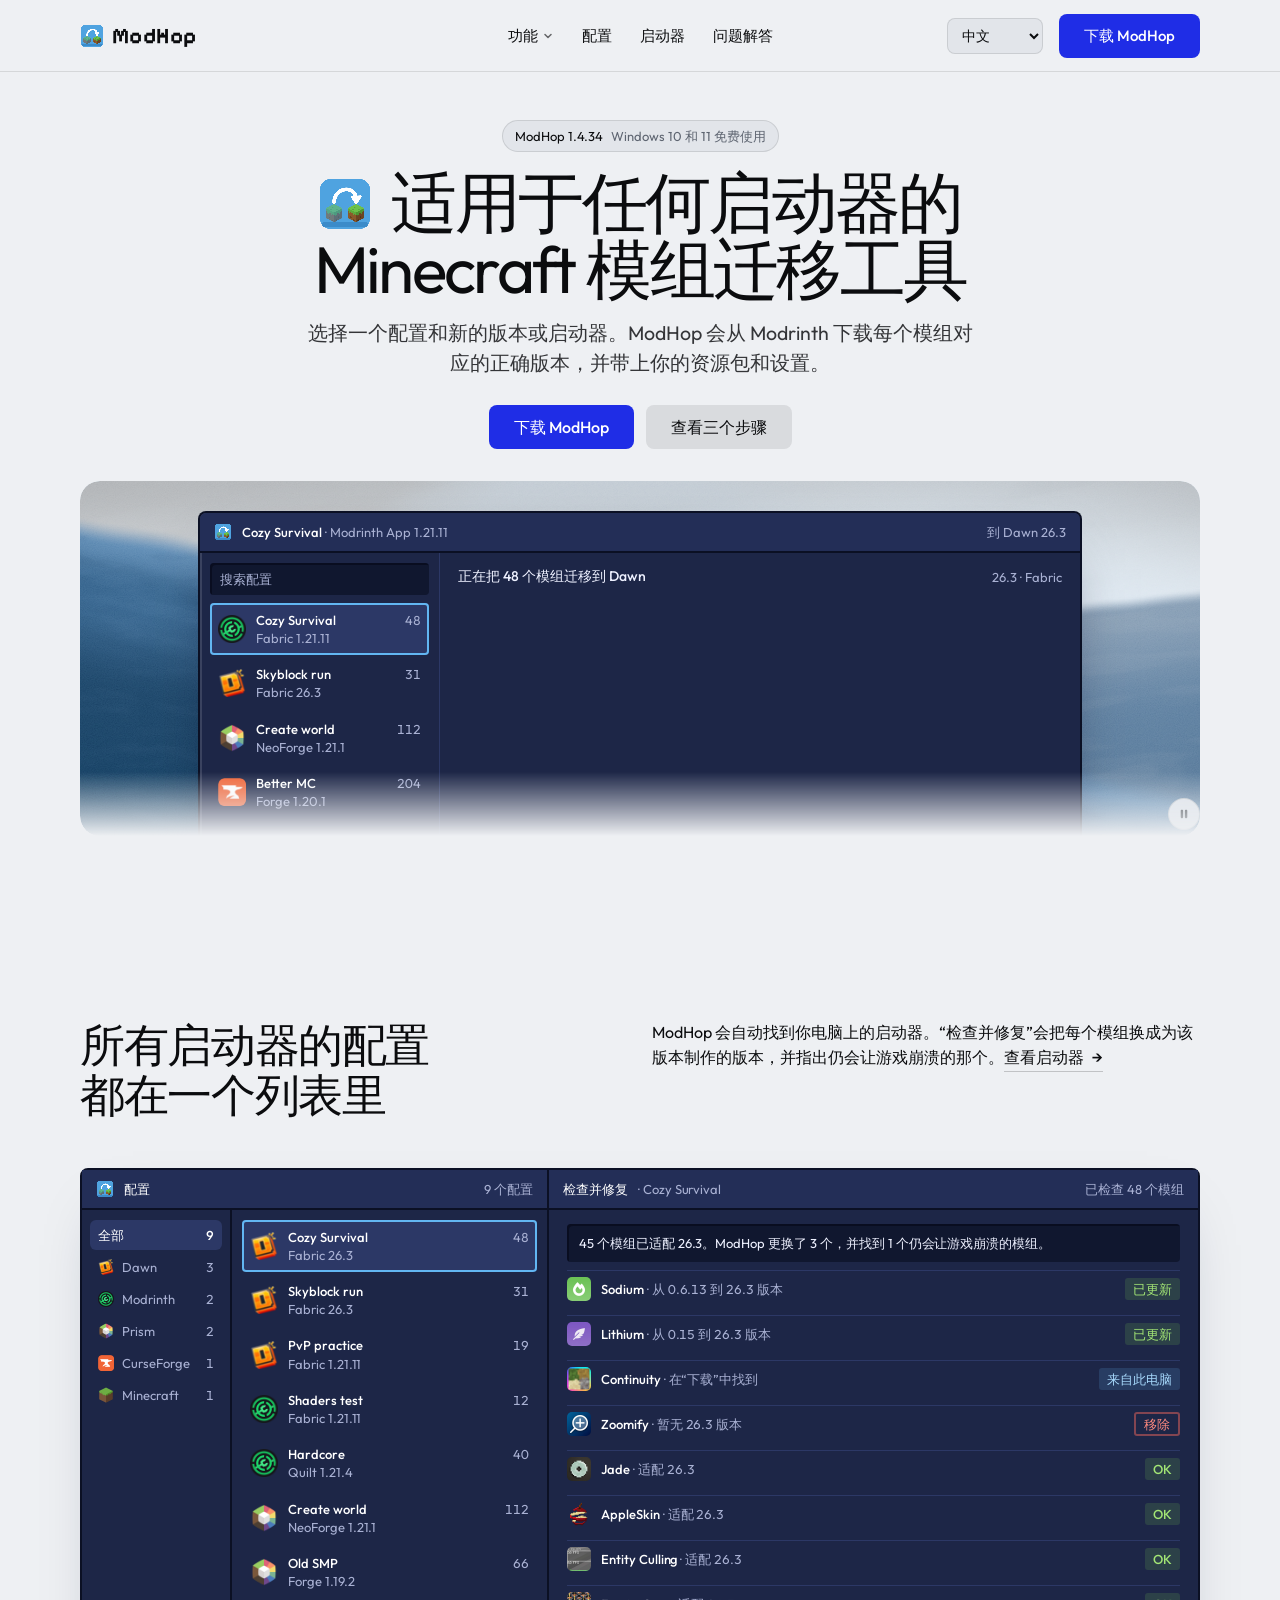
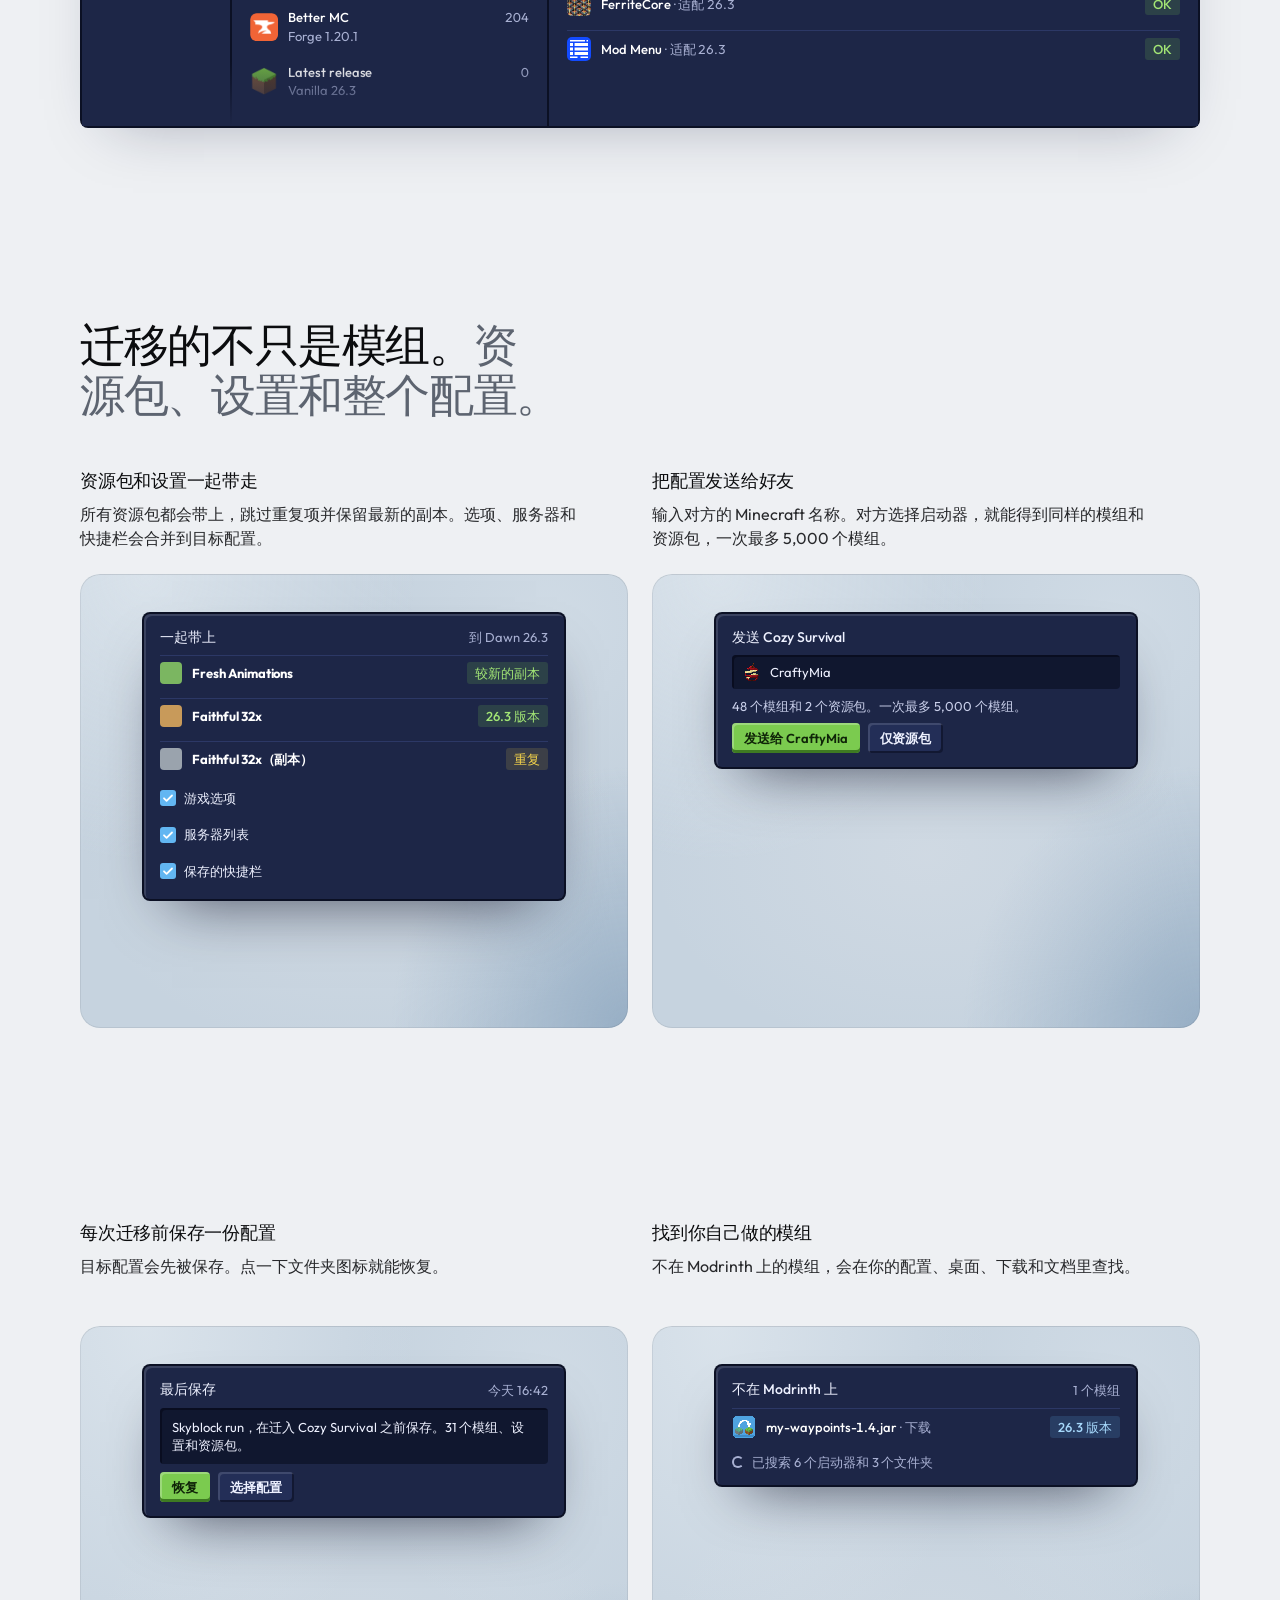
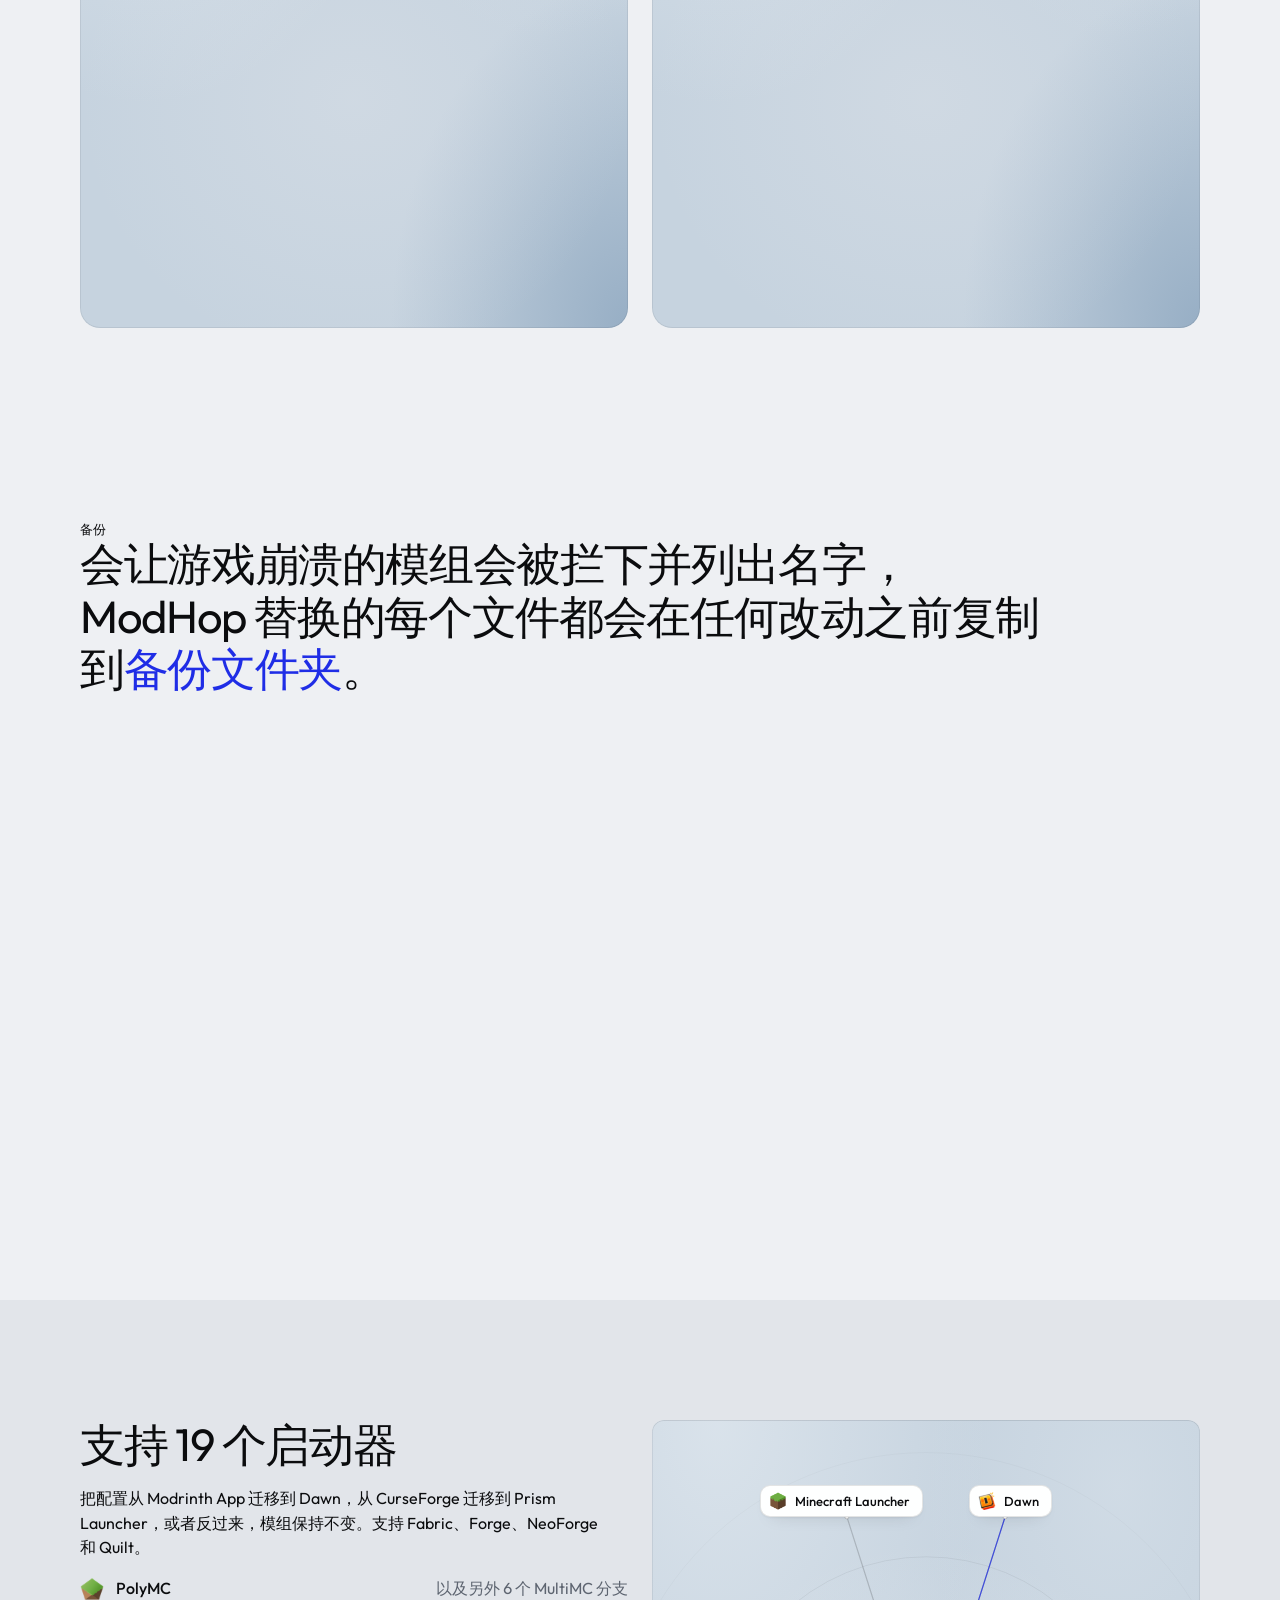
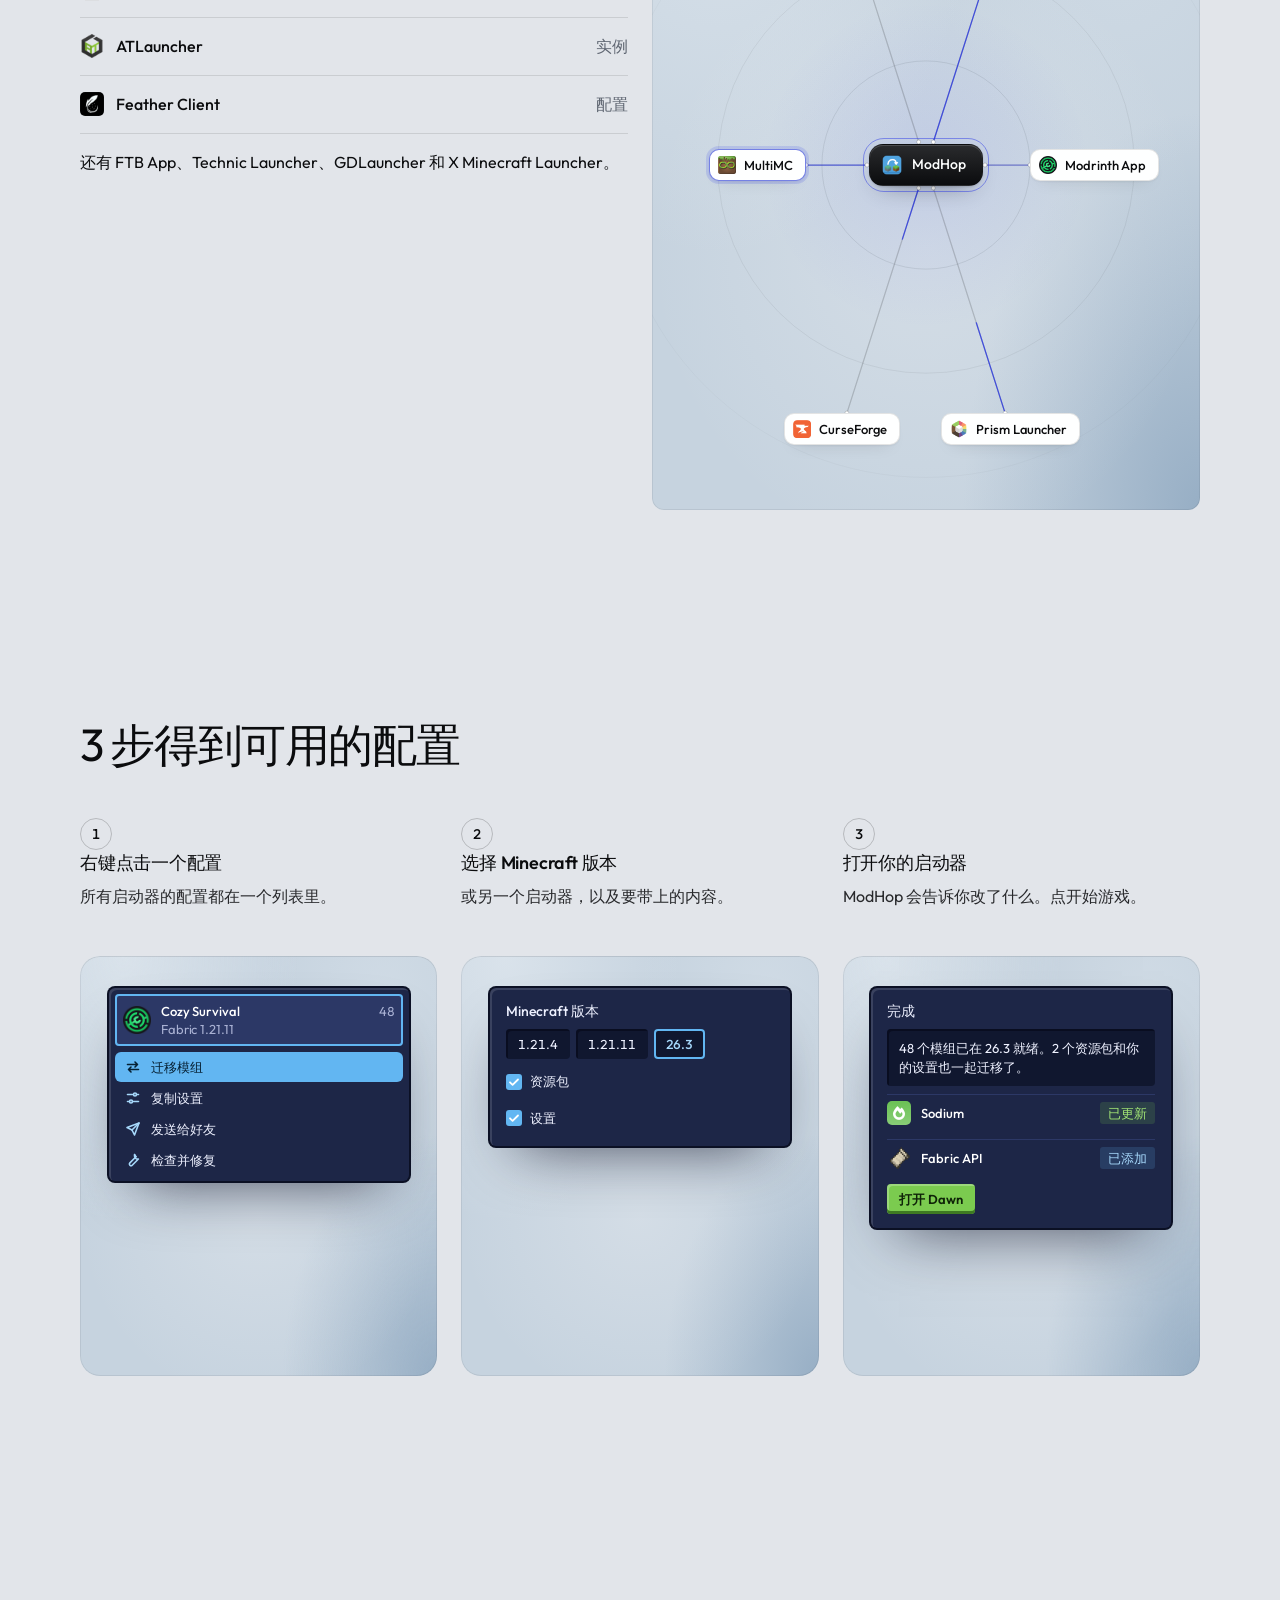
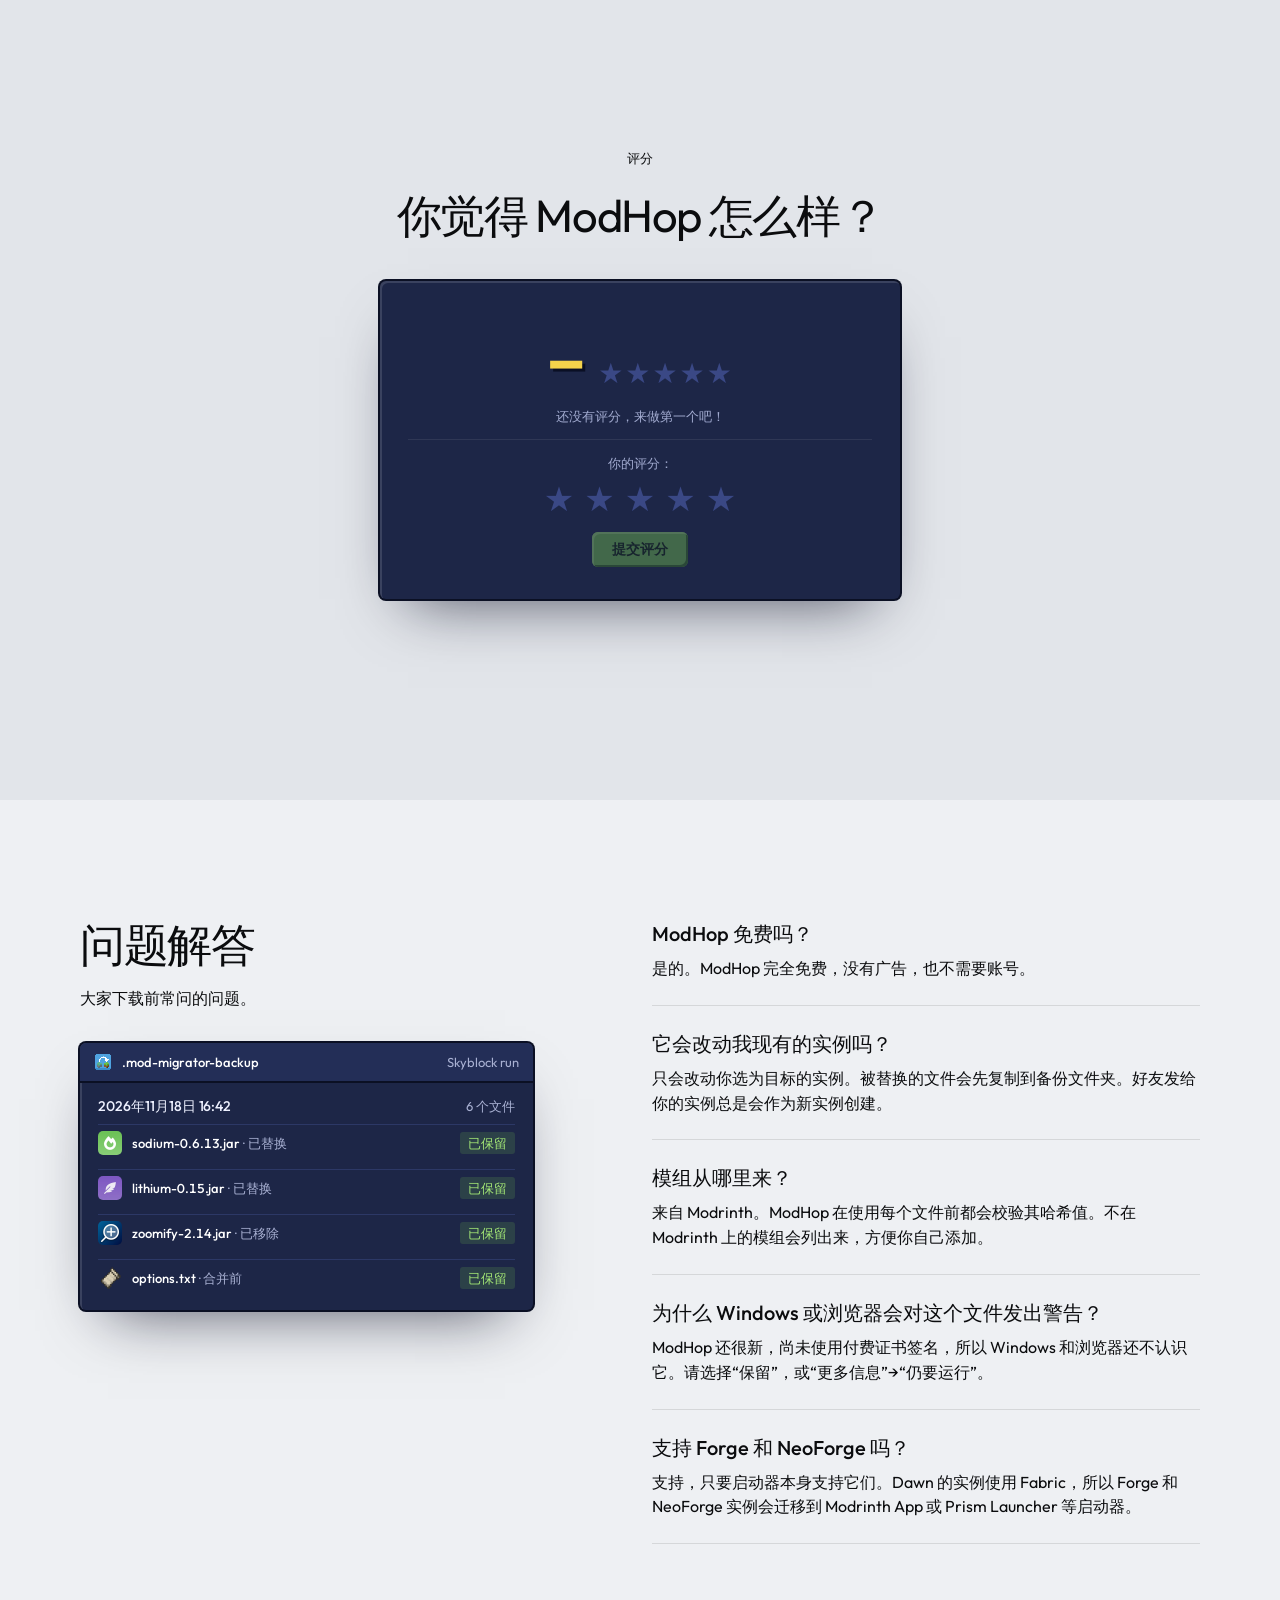
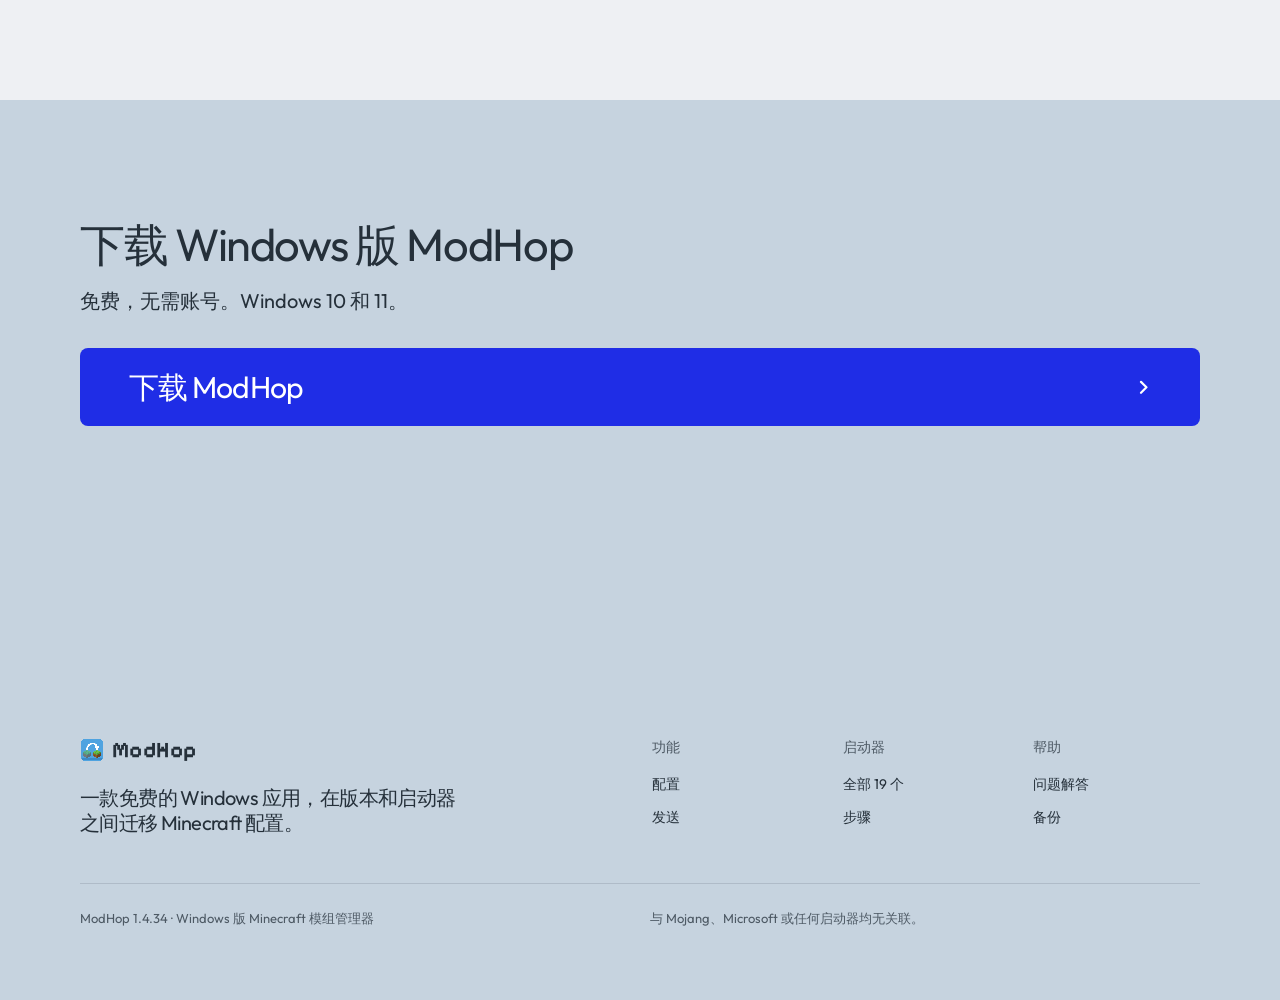
<file: zh/index.html>
<!doctype html>
<html lang="zh" data-type="software" data-radius="soft" data-ground="sky" data-buttons="tonal" data-motion>
<head>
<meta charset="utf-8">
<meta name="viewport" content="width=device-width, initial-scale=1, viewport-fit=cover">
<meta name="google-site-verification" content="QtRZL0XjADzHEwSwGdXTZGX1Vj5kNe7svAyJf5yG7o0">
<title>ModHop – 把你的 Minecraft 模组迁移到任意版本或启动器</title>
<meta property="og:site_name" content="ModHop">
<meta name="application-name" content="ModHop">
<meta name="description" content="把你的 Minecraft 模组、资源包和设置迁移到任意 Minecraft 版本或启动器：Dawn、Modrinth App、Prism Launcher、MultiMC、CurseForge 和 Minecraft 启动器。Windows 免费使用。">
<link rel="canonical" href="https://modhop.github.io/zh/">
<link rel="alternate" hreflang="en" href="https://modhop.github.io/">
<link rel="alternate" hreflang="he" href="https://modhop.github.io/he/">
<link rel="alternate" hreflang="zh" href="https://modhop.github.io/zh/">
<link rel="alternate" hreflang="hi" href="https://modhop.github.io/hi/">
<link rel="alternate" hreflang="es" href="https://modhop.github.io/es/">
<link rel="alternate" hreflang="ar" href="https://modhop.github.io/ar/">
<link rel="alternate" hreflang="fr" href="https://modhop.github.io/fr/">
<link rel="alternate" hreflang="x-default" href="https://modhop.github.io/">
<link rel="icon" href="/favicon.ico" sizes="any">
<link rel="icon" type="image/png" href="/logo.png">
<link rel="apple-touch-icon" href="/logo.png">
<meta property="og:type" content="website">
<meta property="og:title" content="ModHop – 把你的 Minecraft 模组迁移到任意版本或启动器">
<meta property="og:description" content="免费的 Windows 应用，可将你的 Minecraft 模组更新到新版本，并在启动器之间迁移实例。">
<meta property="og:url" content="https://modhop.github.io/zh/">
<meta property="og:image" content="https://modhop.github.io/img/share-v3.jpg">
<meta property="og:image:width" content="1200">
<meta property="og:image:height" content="630">
<meta name="twitter:card" content="summary_large_image">
<script type="application/ld+json">{"@context":"https://schema.org","@type":"SoftwareApplication","name":"ModHop","operatingSystem":"Windows 10, Windows 11","applicationCategory":"GameApplication","aggregateRating":{"@type":"AggregateRating","ratingValue":"4","ratingCount":"4","bestRating":"5","worstRating":"1"},"description":"免费的 Minecraft 模组管理和更新工具，可将模组、资源包和设置迁移到任意 Minecraft 版本或启动器。","offers":{"@type":"Offer","price":"0","priceCurrency":"USD"},"downloadUrl":"https://da.gd/ModHop","url":"https://modhop.github.io/"}</script>
<script type="application/ld+json">{"@context":"https://schema.org","@type":"WebSite","name":"modhop.github.io","alternateName":["ModHop","ModHop Minecraft"],"url":"https://modhop.github.io/"}</script>
<script type="application/ld+json">{"@context":"https://schema.org","@type":"Organization","name":"ModHop","url":"https://modhop.github.io/","logo":"https://modhop.github.io/logo.png"}</script>
<meta name="theme-color" content="#eef0f3">
<meta name="site-kind" content="software">
<meta name="page-type" content="software">
<link rel="preconnect" href="https://fonts.googleapis.com">
<link rel="preconnect" href="https://fonts.gstatic.com" crossorigin>
<link href="https://fonts.googleapis.com/css2?family=Outfit:wght@400..600&family=Pixelify+Sans:wght@700&family=Rubik:wght@400;500;600&display=swap" rel="stylesheet">
<link rel="stylesheet" href="/assets/system.css">
<link rel="stylesheet" href="/assets/ui/cards.css">
<link rel="stylesheet" href="/assets/motion/motion.css">
<link rel="stylesheet" href="/assets/backgrounds/backgrounds.css">
<link rel="stylesheet" href="/assets/layout/layout.css">
<link rel="stylesheet" href="/assets/icons/icon.css">
<style>
:root {
  --p-bg: #eef0f3; --p-surface: #e2e5ea; --p-ink: #0b0c0e; --p-muted: #5d6470;
  --p-accent: #1f2de6; --p-accent-ink: #ffffff; --p-action: #1f2de6; --p-action-ink: #ffffff;
  --p-inv-bg: #0b0c0e; --p-inv-surface: #17181a; --p-inv-ink: #eef0f3; --p-inv-muted: #8e8f92;
  --p-inv-accent: #eef0f3; --p-inv-accent-ink: #0b0c0e; --p-inv-action: #eef0f3; --p-inv-action-ink: #0b0c0e;
  --font-display: "Outfit", "Rubik", system-ui, "Segoe UI", "Nirmala UI", "Microsoft YaHei", sans-serif;
  --font-text: "Outfit", "Rubik", system-ui, "Segoe UI", "Nirmala UI", "Microsoft YaHei", sans-serif;
  --font-mono: "DM Mono", ui-monospace, "SFMono-Regular", Menlo, Consolas, monospace;
  --display-weight: 400;
  --display-tracking: -0.03em;
  --display-tracking-xl: -0.04em;
  --ly-scale: 0.98;
}
</style>
<link rel="stylesheet" href="/assets/ui/base.css">
<link rel="stylesheet" href="/assets/diagrams/diagram.css">
<script>document.documentElement.classList.add('m-enter');setTimeout(()=>document.documentElement.classList.add('m-enter-done'),700)</script>
<script src="/assets/backgrounds/backgrounds.js"></script>
<script>document.documentElement.classList.add('mo-js');setTimeout(()=>document.documentElement.classList.add('mo-safe'),2500)</script>
<link rel="modulepreload" href="/assets/moments/moments.js">
<link rel="modulepreload" href="/assets/moments/lib.js">
<link rel="modulepreload" href="/assets/moments/word-highlight/moment.js">
<!-- page CSS: only what sits inside a visual (ModHop's own windows), and one --p-h per card group -->
<style>
  .hero--centred .hero__lead { color: color-mix(in oklab, var(--ink) 78%, var(--bg)); }
  /* the logo inline in the h1 */
  .h1-logo { display: inline-block; width: .82em; height: .82em; vertical-align: -.08em; margin-right: .12em; border-radius: .16em; image-rendering: pixelated; }

  /* ModHop's window: one look for the hero, the profiles frame and the card panels */
  .mh { --mh-ink: #14161a; --mh-muted: #5d6470; --mh-line: rgb(20 22 26 / .09); --mh-fill: #f4f5f7; --mh-ok: #0d6b3c; --mh-warn: #a35a00; --mh-acc: #1f2de6;
        background: #fff; color: var(--mh-ink); font: 400 13px/1.4 var(--font-text); border-radius: 12px; overflow: hidden;
        box-shadow: 0 0 0 1px rgb(20 22 26 / .08), 0 24px 60px -28px rgb(20 30 60 / .45); }
  .mh__bar { display: flex; align-items: center; gap: 10px; height: 40px; padding: 0 14px; border-bottom: 1px solid var(--mh-line); color: var(--mh-muted); white-space: nowrap; }
  .mh__bar img { width: 18px; height: 18px; border-radius: 4px; image-rendering: pixelated; }
  .mh__bar b { color: var(--mh-ink); font-weight: 500; }
  .mh__bar .sp { flex: 1; }
  .mh__body { display: grid; grid-template-columns: 240px minmax(0, 1fr); min-height: 420px; }
  .mh__list { border-right: 1px solid var(--mh-line); padding: 10px; display: grid; align-content: start; gap: 2px; }
  .mh__q { height: 32px; margin-bottom: 6px; border-radius: 8px; background: var(--mh-fill); display: flex; align-items: center; padding: 0 10px; color: var(--mh-muted); }
  .mh__p { display: grid; grid-template-columns: 28px minmax(0, 1fr) auto; gap: 0 10px; align-items: center; padding: 8px; border-radius: 8px; }
  .mh__p.is-on { background: color-mix(in oklab, var(--mh-acc) 9%, #fff); }
  .mh__p img { grid-row: 1 / span 2; width: 28px; height: 28px; border-radius: 6px; }
  .mh__p b { font-weight: 500; overflow: hidden; text-overflow: ellipsis; white-space: nowrap; }
  .mh__p span { grid-column: 2; color: var(--mh-muted); white-space: nowrap; overflow: hidden; text-overflow: ellipsis; }
  .mh__p em { grid-row: 1; grid-column: 3; font-style: normal; color: var(--mh-muted); font-variant-numeric: tabular-nums; }
  .mh__main { display: grid; align-content: start; gap: 8px; padding: 14px 18px; min-width: 0; }
  .mh__h { display: flex; align-items: center; gap: 8px; font-weight: 500; font-size: 14px; }
  .mh__h small { margin-left: auto; color: var(--mh-muted); font-weight: 400; font-size: 13px; }
  .mh__mod { display: grid; grid-template-columns: 24px minmax(0, 1fr) auto; gap: 10px; align-items: center; padding: 6px 0; border-top: 1px solid var(--mh-line); }
  .mh__mod img { width: 24px; height: 24px; border-radius: 5px; }
  .mh__mod b { font-weight: 500; }
  .mh__mod span { color: var(--mh-muted); font-variant-numeric: tabular-nums; }
  .mh__chip, .mh__rm { font-style: normal; }
  .mh__chip { height: 22px; padding: 0 8px; border-radius: 99px; display: inline-flex; align-items: center; font-size: 13px; font-weight: 500; white-space: nowrap; }
  .mh__chip--ok { background: #e3f4ea; color: var(--mh-ok); }
  .mh__chip--pc { background: #e6e9fd; color: var(--mh-acc); }
  .mh__chip--warn { background: #fbeedb; color: var(--mh-warn); }
  .mh__tool { display: flex; align-items: center; gap: 8px; color: var(--mh-muted); }
  .mh__tool::before { content: ""; width: 12px; height: 12px; border-radius: 50%; border: 2px solid currentColor; border-right-color: transparent; }
  .mh__sum { padding: 10px 12px; border-radius: 10px; background: var(--mh-fill); }
  .mh__acts { display: flex; gap: 8px; }
  .mh__acts span { height: 30px; padding: 0 12px; border-radius: 8px; display: inline-flex; align-items: center; font-weight: 500; background: var(--mh-acc); color: #fff; }
  .mh__acts span + span { background: var(--mh-fill); color: var(--mh-ink); box-shadow: inset 0 0 0 1px var(--mh-line); }
  .mh__rm { height: 24px; padding: 0 10px; border-radius: 6px; display: inline-flex; align-items: center; font-weight: 500; color: #b4232a; box-shadow: inset 0 0 0 1px rgb(180 35 42 / .3); }

  /* the hero frame's painted ground when WebGL is not there: a blue sky over green hills */
  .hero__window { background:
    radial-gradient(120% 60% at 70% 118%, #5d8a3a 0 40%, transparent 41%),
    radial-gradient(90% 50% at 10% 108%, #6f9e47 0 42%, transparent 43%),
    radial-gradient(80% 40% at 60% 92%, #9fb8c9 0 40%, transparent 41%),
    linear-gradient(#4f93d6, #a7cbea 70%, #cfe0ea); }
  .hero__window .mh__body { min-height: 400px; }

  /* the profiles frame (app-frame recipe) */
  .app.ui { display: grid; grid-template-columns: minmax(0, 5fr) minmax(0, 7fr); margin-top: var(--s-7); background: #fff; border: 1px solid rgb(20 22 26 / .1); border-radius: 14px; box-shadow: 0 24px 60px -32px rgb(20 30 60 / .35); }
  .app > .app__pane { position: relative; min-width: 0; min-height: 0; overflow: hidden; }
  .app > .app__pane + .app__pane { border-left: 1px solid rgb(20 22 26 / .09); }
  .app > .app__pane > .mh { border-radius: 0; box-shadow: none; height: 100%; }
  .app > .app__pane::after { content: ""; position: absolute; inset: auto 0 0 0; height: 64px; background: linear-gradient(transparent, #fff); pointer-events: none; }
  .app .mh__body { grid-template-columns: 150px minmax(0, 1fr); min-height: 0; height: calc(100% - 40px); }
  .app .mh__side { border-right: 1px solid rgb(20 22 26 / .09); padding: 10px 8px; display: grid; align-content: start; gap: 2px; color: #5d6470; }
  .app .mh__side span { display: flex; align-items: center; gap: 8px; height: 30px; padding: 0 8px; border-radius: 6px; white-space: nowrap; }
  .app .mh__side span.is-on { background: #f4f5f7; color: #14161a; font-weight: 500; }
  .app .mh__side img { width: 16px; height: 16px; border-radius: 3px; }
  .app .mh__side em { margin-left: auto; font-style: normal; font-variant-numeric: tabular-nums; }
  .app .mh__list { border-right: 0; }
  @media (min-width: 1024px) and (max-width: 1279px) { .app.ui { grid-template-columns: minmax(0, 4fr) minmax(0, 8fr); } }
  @media (max-width: 1023px) {
    .app.ui { grid-template-columns: minmax(0, 1fr); grid-template-rows: auto minmax(0, 1fr); }
    .app > .app__pane--list { max-height: 252px; }
    .app > .app__pane--list::after { display: none; }
    .app .mh__side { display: none; }
    .app .mh__body { grid-template-columns: minmax(0, 1fr); }
    .app > .app__pane + .app__pane { border-left: 0; border-top: 1px solid rgb(20 22 26 / .09); }
  }
  @media (max-width: 639px) {
    .app.ui { grid-template-rows: minmax(0, 1fr); }
    .app > .app__pane--list { display: none; }
    .app > .app__pane + .app__pane { border-top: 0; }
  }

  .more-launchers li { display: flex; align-items: center; gap: var(--s-3); } .more-launchers img { width: 24px; height: 24px; border-radius: 5px; } .more-launchers .rows__value { margin-left: auto; color: var(--muted); }
  .faq-mock { margin-top: var(--s-6); }
  /* card panels */
  #features .panel { --p-h: 340px; }
  #steps .panel { --p-h: 420px; }
  @media (min-width: 640px) and (max-width: 1279px) { #steps { --h: 2 } }
  @media (max-width: 639px) { #steps { --hm: 2 } #launchers { --hm: 2 } #features .mh__check { display: none; } }
  @media (max-width: 1279px) { .hero__window .mh__body { grid-template-columns: minmax(0, 1fr); } .hero__window .mh__list, .app .mh__side { display: none; } .app .mh__body { grid-template-columns: minmax(0, 1fr); } }
  .mh--card .mh__main { padding: 14px 16px; }
  .mh__pack { display: grid; grid-template-columns: 22px minmax(0, 1fr) auto; gap: 10px; align-items: center; padding: 6px 0; border-top: 1px solid var(--mh-line); }
  .mh__pack > .sw { width: 22px; height: 22px; border-radius: 4px; background: var(--c); }
  .mh__check { display: flex; align-items: center; gap: 8px; padding: 5px 0; }
  .mh__check::before { content: ""; width: 16px; height: 16px; border-radius: 4px; background: var(--mh-acc) url("data:image/svg+xml,%3Csvg xmlns='http://www.w3.org/2000/svg' viewBox='0 0 16 16'%3E%3Cpath d='m4 8.3 2.6 2.6L12 5.5' fill='none' stroke='white' stroke-width='1.8' stroke-linecap='round' stroke-linejoin='round'/%3E%3C/svg%3E") center/16px no-repeat; }
  .mh__field { height: 34px; border-radius: 8px; box-shadow: inset 0 0 0 1px var(--mh-line); display: flex; align-items: center; gap: 8px; padding: 0 10px; }
  .mh__field img { width: 20px; height: 20px; border-radius: 4px; image-rendering: pixelated; }
  .mh__note { color: #3f4550; }
  .mh__menu { display: grid; padding: 6px; gap: 1px; }
  .mh__menu span { height: 30px; display: flex; align-items: center; padding: 0 10px; border-radius: 6px; }
  .mh__menu span.is-on { background: var(--mh-acc); color: #fff; }
  .mh__seg { display: flex; flex-wrap: wrap; gap: 6px; }
  .mh__seg span { height: 30px; padding: 0 12px; display: inline-flex; align-items: center; border-radius: 8px; box-shadow: inset 0 0 0 1px var(--mh-line); font-variant-numeric: tabular-nums; }
  .mh__seg span.is-on { box-shadow: inset 0 0 0 2px var(--mh-acc); color: var(--mh-acc); font-weight: 500; }
  @media (max-width: 639px) {
    #features .panel { --p-h: 190px; } #steps .panel { --p-h: 356px; }
    .hero__window .mh__body { grid-template-columns: 1fr; }
    .hero__window .mh__list { display: none; }
    .hero__window .mh__bar .sp ~ span { display: none; }
    .hero__window .mh__tool { display: none; }
  }
  /* ---- the app's own look in every window: the inventory (dusk panels, bevels, grass for the action), so the site shows
     the real ModHop. Shared with the app: Outfit, the pixel wordmark, the drawn icon set, the status words. ---- */
  .mh { --mh-ink: #eef1ff; --mh-muted: #a9b1d3; --mh-line: #2c3866; --mh-fill: #10172f; --mh-ok: #a3e675; --mh-warn: #f4d34b; --mh-acc: #62b6f2;
        --hi: rgba(255,255,255,.13); --lo: rgba(4,7,20,.55);
        background: #1d2647; color: var(--mh-ink); border-radius: 6px;
        box-shadow: 0 0 0 2px #0b1024, inset 2px 2px 0 var(--hi), 0 28px 60px -28px rgb(6 9 30 / .7); }
  .mh__bar { background: #232e57; border-bottom: 2px solid #0b1024; }
  .mh__bar b { color: #fff; }
  .mh__q { background: var(--mh-fill); border-radius: 4px; box-shadow: inset 2px 2px 0 var(--lo); }
  .mh__p { border-radius: 4px; }
  .mh__p.is-on { background: #2c3866; box-shadow: inset 0 0 0 2px var(--mh-acc); }
  .mh__p b, .mh__mod b, .mh__pack b { color: #fff; }
  .mh__chip { border-radius: 3px; }
  .mh__chip--ok { background: rgba(123,203,79,.16); color: var(--mh-ok); }
  .mh__chip--pc { background: rgba(98,182,242,.16); color: #a6d8fb; }
  .mh__chip--warn { background: rgba(244,211,75,.14); color: var(--mh-warn); }
  .mh__rm { color: #ff8a7f; box-shadow: inset 0 0 0 2px rgb(255 107 94 / .45); border-radius: 3px; }
  .mh__sum { background: var(--mh-fill); border-radius: 4px; box-shadow: inset 2px 2px 0 var(--lo); }
  .mh__acts span { border-radius: 4px; background: #7bcb4f; color: #0f2408; font-weight: 600; box-shadow: inset 0 -3px 0 #3e7a22, inset 2px 2px 0 rgba(255,255,255,.25); }
  .mh__acts span + span { background: #232e57; color: #eef1ff; box-shadow: inset 2px 2px 0 var(--hi), inset -2px -2px 0 var(--lo); }
  .mh__check::before { background-color: var(--mh-acc); border-radius: 3px; }
  .mh__field { border-radius: 4px; background: var(--mh-fill); box-shadow: inset 2px 2px 0 var(--lo); }
  .mh__note { color: #c9cfea; }
  .mh__menu span { gap: 10px; }
  .mh__menu span svg { width: 16px; height: 16px; flex: none; color: #a6d8fb; }
  .mh__menu span.is-on { background: var(--mh-acc); color: #062033; }
  .mh__menu span.is-on svg { color: #062033; }
  .mh__seg span { border-radius: 4px; background: var(--mh-fill); box-shadow: inset 2px 2px 0 var(--lo); }
  .mh__seg span.is-on { box-shadow: inset 0 0 0 2px var(--mh-acc); color: #a6d8fb; }
  .app.ui { background: #1d2647; border: 2px solid #0b1024; border-radius: 8px; }
  .app > .app__pane + .app__pane { border-left: 2px solid #0b1024; }
  .app > .app__pane::after { background: linear-gradient(transparent, #1d2647); }
  .app .mh__side { border-right: 2px solid #0b1024; color: var(--mh-muted); }
  .app .mh__side span.is-on { background: #2c3866; color: #fff; }
  @media (max-width: 1023px) { .app > .app__pane + .app__pane { border-left: 0; border-top: 2px solid #0b1024; } }
  /* the pixel wordmark, as the app's title draws it */
  .mh .loop-pause:focus-visible { outline: 2px solid #ffffff; outline-offset: 2px; }
  @media (max-width: 359px) { .nav__logo .wordmark { letter-spacing: 0; font-size: 14px; } }
  .wordmark { font-family: "Pixelify Sans", var(--font-display); font-weight: 700; letter-spacing: .02em; }

  /* language picker (site.js fills it in) */
  select.lang { height: var(--btn-h-sm, 36px); padding: 0 10px; font: 500 14px var(--font-text); color: var(--ink); background: var(--surface, #e2e5ea); border: 1px solid var(--line); border-radius: 8px; cursor: pointer; }
  /* ratings */
  .rate__wrap { display: flex; flex-direction: column; align-items: center; justify-content: center; text-align: center; gap: var(--s-5, 20px); }
  .rate__wrap h2 { margin: 0; }
  .rate-card { display: grid; justify-items: center; gap: 14px; width: min(520px, 100%); padding: 40px 28px 32px; text-align: center; margin-top: var(--s-4, 16px); }
  .rate-pick { display: grid; justify-items: center; gap: 8px; padding-top: 14px; border-top: 1px solid rgba(255,255,255,.08); width: 100%; }
  .rate-avg b { font-size: 72px !important; }
  .rate-card .stars { font-size: 28px !important; }
  .rate-avg { display: flex; align-items: baseline; gap: 12px; }
  .rate-avg b { font: 600 52px/1 var(--font-display); font-variant-numeric: tabular-nums; color: #f4d34b; text-shadow: 3px 3px 0 #0a0f24; }
  .rate-card .stars { color: #f4d34b; letter-spacing: 2px; font-size: 22px; } .rate-card .stars .off { color: #3a4885; }
  .pick-stars { display: flex; gap: 6px; direction: ltr; }
  .pick-stars button { font-size: 34px; line-height: 1; background: none; border: 0; cursor: pointer; color: #3a4885; padding: 2px; transition: color .15s, transform .16s cubic-bezier(.23,1,.32,1); }
  .pick-stars button:active { transform: scale(.92); }
  .pick-stars button.on { color: #f4d34b; text-shadow: 0 0 12px rgba(244,211,75,.5); }
  /* Send: the same grass button as the app's actions, small, under the stars */
  .rate-send { font: 600 14px var(--font-text); color: #10240a; background: #7bcb4f; border: 0; border-radius: 6px; padding: 8px 20px; cursor: pointer;
    box-shadow: inset 2px 2px 0 #a3e675, inset -2px -2px 0 #3e7a22; transition: transform .16s cubic-bezier(.23,1,.32,1), filter .15s, opacity .15s; }
  .rate-send:hover:not(:disabled) { filter: brightness(1.08); }
  .rate-send:active:not(:disabled) { transform: scale(.97); }
  .rate-send:disabled { opacity: .4; cursor: default; }
  .rate-send:focus-visible { outline: 2px solid #fff; outline-offset: 2px; }
  .rate-card .msg { color: #a2abd0; margin: 0; } .msg.err { color: #ff6b5e !important; }
  .dl-count { color: var(--muted); margin: 0; }
  /* right-to-left pages (he, ar) */
  [dir=rtl] .stage > .fit { margin-inline: auto; } /* left and right both set: auto margins centre it in RTL too */
  [dir=rtl] .h1-logo { margin-right: 0; margin-left: .12em; }
  [dir=rtl] .m-arrow, [dir=rtl] .link::after { transform: scaleX(-1); }
</style>
</head>
<body>
<!-- type: software (a free Windows app that moves Minecraft mods between versions and launchers)
     deal: hero centred, nav nav-centre (dealt nav-cards, re-dealt: no photographs for its picture cards), close close-type,
           footer footer-statement, rhythm surface-pairs, buttons tonal, mark: the client's own logo (dealt arc, replaced),
           palette cool-grey-cobalt (a Windows utility's cool settings-window grey, cobalt for the one action),
           type outfit (funnel and gabarito failed hero-lines: 3 lines at 1440), effect painterly-landscape in the hero frame (sky and hills: Minecraft's own first view)
     moments: word-highlight in #backups (its own statement section) -->
<header class="nav nav--centre">
  <div class="wrap nav__bar">
    <a class="skip-link" href="#top">跳到正文</a>
    <a class="nav__logo" href="#top"><img src="/logo.png" alt="" width="24" height="24" style="image-rendering:pixelated;border-radius:5px"><span class="wordmark">ModHop</span></a>
    <nav class="nav__links" aria-label="Main">
      <div class="nav__item">
        <a class="nav__link" href="#features">功能 <svg class="chev" viewBox="0 0 12 12" aria-hidden="true"><path d="M3 4.5l3 3 3-3" fill="none" stroke="currentColor" stroke-width="1.5" stroke-linecap="round" stroke-linejoin="round"/></svg></a>
        <div class="nav__menu">
          <div class="wrap grid">
            <div class="menu-col span-3">
              <p class="t-label">迁移</p>
              <a href="#profiles">配置<span>所有启动器在一个列表里</span></a>
              <a href="#features">资源包和设置<span>选项、服务器、快捷栏</span></a>
              <a href="#backups">备份<span>每次迁移前的最后存档</span></a>
            </div>
            <div class="menu-col span-3">
              <p class="t-label">分享</p>
              <a href="#features">发送给好友<span>按 Minecraft 名称</span></a>
              <a href="#launchers">启动器<span>自动识别 19 个</span></a>
            </div>
          </div>
        </div>
      </div>
      <div class="nav__item"><a class="nav__link" href="#profiles">配置</a></div>
      <div class="nav__item"><a class="nav__link" href="#launchers">启动器</a></div>
      <div class="nav__item"><a class="nav__link" href="#faq">问题解答</a></div>
    </nav>
    <div class="nav__actions">
      <select class="lang" aria-label="Language" onchange="location.href=this.value"><option value="https://modhop.github.io/">English</option><option value="https://modhop.github.io/he/">עברית</option><option value="https://modhop.github.io/zh/" selected>中文</option><option value="https://modhop.github.io/hi/">हिन्दी</option><option value="https://modhop.github.io/es/">Español</option><option value="https://modhop.github.io/ar/">العربية</option><option value="https://modhop.github.io/fr/">Français</option></select>
      <a class="btn btn--primary" href="https://da.gd/ModHop">下载 ModHop</a>
    </div>
    <button class="nav__toggle" type="button" aria-expanded="false" aria-label="Menu">
      <svg width="18" height="18" viewBox="0 0 18 18" aria-hidden="true"><path d="M2 5h14M2 13h14" stroke="currentColor" stroke-width="1.6" stroke-linecap="round"/></svg>
    </button>
  </div>
</header>

<main id="top">
  <section class="hero hero--centred" data-enter aria-labelledby="hero-h">
    <div class="wrap"><div class="hero-text">
      <div class="hero__c">
        <a class="pill" href="#features"><span>ModHop 1.4.34</span><span class="muted">Windows 10 和 11 免费使用</span></a>
        <h1 id="hero-h"><img width="28" height="28" class="h1-logo" src="/logo.png" alt=""> <span>适用于任何启动器的 Minecraft 模组迁移工具</span></h1>
        <p class="hero__lead">选择一个配置和新的版本或启动器。ModHop 会从 Modrinth 下载每个模组对应的正确版本，并带上你的资源包和设置。</p>
        <div class="btn-row"><a class="btn btn--primary" href="https://da.gd/ModHop">下载 ModHop</a><a class="btn btn--secondary" href="#steps">查看三个步骤</a></div>
      </div>
      <div class="hero__window" data-fx="painterly-landscape" data-fx-seed="11" role="img" aria-label="ModHop 正在把配置 Cozy Survival 从 1.21.11 的 Modrinth App 迁移到 26.3 的 Dawn">
        <div class="ly-piece mh" aria-hidden="true">
          <div class="mh__bar"><img width="28" height="28" src="/logo.png" alt=""><span><b>Cozy Survival</b> · Modrinth App 1.21.11</span><span class="sp"></span><span>到 Dawn 26.3</span></div>
          <div class="mh__body">
            <div class="mh__list">
              <div class="mh__q">搜索配置</div>
              <div class="mh__p is-on"><img width="28" height="28" src="/img/icons/modrinth.png" alt=""><b>Cozy Survival</b><em>48</em><span>Fabric 1.21.11</span></div>
              <div class="mh__p"><img width="28" height="28" src="/img/icons/dawn.png" alt=""><b>Skyblock run</b><em>31</em><span>Fabric 26.3</span></div>
              <div class="mh__p"><img width="28" height="28" src="/img/icons/prism.png" alt=""><b>Create world</b><em>112</em><span>NeoForge 1.21.1</span></div>
              <div class="mh__p"><img width="28" height="28" src="/img/icons/curseforge.png" alt=""><b>Better MC</b><em>204</em><span>Forge 1.20.1</span></div>
            </div>
            <div class="mh__main" data-ly-steps="900">
              <div class="mh__h">正在把 48 个模组迁移到 Dawn <small>26.3 · Fabric</small></div>
              <div class="mh__tool" data-step>正在 Modrinth 上检查每个模组</div>
              <div class="mh__mod" data-step><img width="28" height="28" src="/img/mods/sodium.webp" alt=""><span><b>Sodium</b> · 26.3 版本</span><i class="mh__chip mh__chip--ok">已更新</i></div>
              <div class="mh__mod" data-step><img width="28" height="28" src="/img/mods/iris.webp" alt=""><span><b>Iris Shaders</b> · 26.3 版本</span><i class="mh__chip mh__chip--ok">已更新</i></div>
              <div class="mh__mod" data-step><img width="28" height="28" src="/img/mods/fabric-api.png" alt=""><span><b>Fabric API</b> · Iris 需要它</span><i class="mh__chip mh__chip--pc">已添加</i></div>
              <div class="mh__acts" data-step><span>迁移配置</span><span>检查并修复</span></div>
            </div>
          </div>
        </div>
      </div>
    </div></div>
  </section>

  <section class="section" id="profiles" aria-labelledby="profiles-h">
    <div class="wrap">
      <div class="grid">
        <h2 class="span-5" id="profiles-h">所有启动器的配置都在一个列表里</h2>
        <p class="span-6 start-7">ModHop 会自动找到你电脑上的启动器。“检查并修复”会把每个模组换成为该版本制作的版本，并指出仍会让游戏崩溃的那个。<a class="link" href="#launchers">查看启动器</a></p>
      </div>
      <div class="ui app fill" role="img" aria-label="ModHop 的配置列表，旁边是 Cozy Survival 的“检查并修复”：两个模组已更新，一个来自此电脑，一个被拦下并带有“移除”按钮">
        <div class="app__pane app__pane--list">
          <div class="mh">
            <div class="mh__bar"><img width="28" height="28" src="/logo.png" alt="" loading="lazy"><b>配置</b><span class="sp"></span><span>9 个配置</span></div>
            <div class="mh__body">
              <nav class="mh__side" aria-hidden="true">
                <span class="is-on">全部<em>9</em></span>
                <span><img width="28" height="28" src="/img/icons/dawn.png" alt="" loading="lazy">Dawn<em>3</em></span>
                <span><img width="28" height="28" src="/img/icons/modrinth.png" alt="" loading="lazy">Modrinth<em>2</em></span>
                <span><img width="28" height="28" src="/img/icons/prism.png" alt="" loading="lazy">Prism<em>2</em></span>
                <span><img width="28" height="28" src="/img/icons/curseforge.png" alt="" loading="lazy">CurseForge<em>1</em></span>
                <span><img width="28" height="28" src="/img/icons/official.png" alt="" loading="lazy">Minecraft<em>1</em></span>
              </nav>
              <div class="mh__list">
                <div class="mh__p is-on"><img width="28" height="28" src="/img/icons/dawn.png" alt="" loading="lazy"><b>Cozy Survival</b><em>48</em><span>Fabric 26.3</span></div>
                <div class="mh__p"><img width="28" height="28" src="/img/icons/dawn.png" alt="" loading="lazy"><b>Skyblock run</b><em>31</em><span>Fabric 26.3</span></div>
                <div class="mh__p"><img width="28" height="28" src="/img/icons/dawn.png" alt="" loading="lazy"><b>PvP practice</b><em>19</em><span>Fabric 1.21.11</span></div>
                <div class="mh__p"><img width="28" height="28" src="/img/icons/modrinth.png" alt="" loading="lazy"><b>Shaders test</b><em>12</em><span>Fabric 1.21.11</span></div>
                <div class="mh__p"><img width="28" height="28" src="/img/icons/modrinth.png" alt="" loading="lazy"><b>Hardcore</b><em>40</em><span>Quilt 1.21.4</span></div>
                <div class="mh__p"><img width="28" height="28" src="/img/icons/prism.png" alt="" loading="lazy"><b>Create world</b><em>112</em><span>NeoForge 1.21.1</span></div>
                <div class="mh__p"><img width="28" height="28" src="/img/icons/prism.png" alt="" loading="lazy"><b>Old SMP</b><em>66</em><span>Forge 1.19.2</span></div>
                <div class="mh__p"><img width="28" height="28" src="/img/icons/curseforge.png" alt="" loading="lazy"><b>Better MC</b><em>204</em><span>Forge 1.20.1</span></div>
                <div class="mh__p"><img width="28" height="28" src="/img/icons/official.png" alt="" loading="lazy"><b>Latest release</b><em>0</em><span>Vanilla 26.3</span></div>
              </div>
            </div>
          </div>
        </div>
        <div class="app__pane app__pane--open">
          <div class="mh">
            <div class="mh__bar"><b>检查并修复</b> · Cozy Survival<span class="sp"></span><span>已检查 48 个模组</span></div>
            <div class="mh__main">
              <div class="mh__sum">45 个模组已适配 26.3。ModHop 更换了 3 个，并找到 1 个仍会让游戏崩溃的模组。</div>
              <div class="mh__mod"><img width="28" height="28" src="/img/mods/sodium.webp" alt="" loading="lazy"><span><b>Sodium</b> · 从 0.6.13 到 26.3 版本</span><i class="mh__chip mh__chip--ok">已更新</i></div>
              <div class="mh__mod"><img width="28" height="28" src="/img/mods/lithium.webp" alt="" loading="lazy"><span><b>Lithium</b> · 从 0.15 到 26.3 版本</span><i class="mh__chip mh__chip--ok">已更新</i></div>
              <div class="mh__mod"><img width="28" height="28" src="/img/mods/continuity.png" alt="" loading="lazy"><span><b>Continuity</b> · 在“下载”中找到</span><i class="mh__chip mh__chip--pc">来自此电脑</i></div>
              <div class="mh__mod"><img width="28" height="28" src="/img/mods/zoomify.webp" alt="" loading="lazy"><span><b>Zoomify</b> · 暂无 26.3 版本</span><i class="mh__rm">移除</i></div>
              <div class="mh__mod"><img width="28" height="28" src="/img/mods/jade.webp" alt="" loading="lazy"><span><b>Jade</b> · 适配 26.3</span><i class="mh__chip mh__chip--ok">OK</i></div>
              <div class="mh__mod"><img width="28" height="28" src="/img/mods/appleskin.png" alt="" loading="lazy"><span><b>AppleSkin</b> · 适配 26.3</span><i class="mh__chip mh__chip--ok">OK</i></div>
              <div class="mh__mod"><img width="28" height="28" src="/img/mods/entityculling.webp" alt="" loading="lazy"><span><b>Entity Culling</b> · 适配 26.3</span><i class="mh__chip mh__chip--ok">OK</i></div>
              <div class="mh__mod"><img width="28" height="28" src="/img/mods/ferrite-core.webp" alt="" loading="lazy"><span><b>FerriteCore</b> · 适配 26.3</span><i class="mh__chip mh__chip--ok">OK</i></div>
              <div class="mh__mod"><img width="28" height="28" src="/img/mods/modmenu.png" alt="" loading="lazy"><span><b>Mod Menu</b> · 适配 26.3</span><i class="mh__chip mh__chip--ok">OK</i></div>
            </div>
          </div>
        </div>
      </div>
    </div>
  </section>

  <section class="section g2" id="features" aria-labelledby="features-h">
    <div class="wrap">
      <div class="group">
        <div class="section-head">
          <h2 id="features-h">迁移的不只是模组。<span class="muted">资源包、设置和整个配置。</span></h2>
        </div>
        <div class="grid">
          <article class="card card--row card--open span-6">
            <h3>资源包和设置一起带走</h3>
            <p>所有资源包都会带上，跳过重复项并保留最新的副本。选项、服务器和快捷栏会合并到目标配置。</p>
            <div class="panel" data-fx-seed="21">
              <div class="stage stage--fade-b"><div class="at-rise fit" style="--fit-max:420px;--ax:max(24px, 50% - 210px);--ay:40px;--ay-sm:16px">
                <div class="ui mh mh--card">
                  <div class="mh__main">
                    <div class="mh__h">一起带上 <small>到 Dawn 26.3</small></div>
                    <div class="mh__pack"><span class="sw" style="--c:#7bb661"></span><span><b>Fresh Animations</b></span><i class="mh__chip mh__chip--ok">较新的副本</i></div>
                    <div class="mh__pack"><span class="sw" style="--c:#c89a5a"></span><span><b>Faithful 32x</b></span><i class="mh__chip mh__chip--ok">26.3 版本</i></div>
                    <div class="mh__pack"><span class="sw" style="--c:#9aa3ad"></span><span><b>Faithful 32x（副本）</b></span><i class="mh__chip mh__chip--warn">重复</i></div>
                    <div class="mh__check">游戏选项</div>
                    <div class="mh__check">服务器列表</div>
                    <div class="mh__check">保存的快捷栏</div>
                  </div>
                </div>
              </div></div>
            </div>
          </article>
          <article class="card card--row card--open span-6">
            <h3>把配置发送给好友</h3>
            <p>输入对方的 Minecraft 名称。对方选择启动器，就能得到同样的模组和资源包，一次最多 5,000 个模组。</p>
            <div class="panel" data-fx-seed="34">
              <div class="stage stage--fade-b"><div class="at-rise fit" style="--fit-max:420px;--ax:max(24px, 50% - 210px);--ay:40px;--ay-sm:16px">
                <div class="ui mh mh--card">
                  <div class="mh__main">
                    <div class="mh__h">发送 Cozy Survival</div>
                    <div class="mh__field"><img width="28" height="28" src="/img/mods/appleskin.png" alt="" loading="lazy">CraftyMia</div>
                    <div class="mh__note">48 个模组和 2 个资源包。一次最多 5,000 个模组。</div>
                    <div class="mh__acts"><span>发送给 CraftyMia</span><span>仅资源包</span></div>
                  </div>
                </div>
              </div></div>
            </div>
          </article>
        </div>
      </div>
      <div class="grid">
        <article class="card card--row card--open span-6">
          <h3>每次迁移前保存一份配置</h3>
          <p>目标配置会先被保存。点一下文件夹图标就能恢复。</p>
          <div class="panel" data-fx-seed="47">
            <div class="stage stage--fade-b"><div class="at-rise fit" style="--fit-max:420px;--ax:max(24px, 50% - 210px);--ay:40px;--ay-sm:16px">
              <div class="ui mh mh--card">
                <div class="mh__main">
                  <div class="mh__h">最后保存 <small>今天 16:42</small></div>
                  <div class="mh__sum">Skyblock run，在迁入 Cozy Survival 之前保存。31 个模组、设置和资源包。</div>
                  <div class="mh__acts"><span>恢复</span><span>选择配置</span></div>
                </div>
              </div>
            </div></div>
          </div>
        </article>
        <article class="card card--row card--open span-6">
          <h3>找到你自己做的模组</h3>
          <p>不在 Modrinth 上的模组，会在你的配置、桌面、下载和文档里查找。</p>
          <div class="panel" data-fx-seed="58">
            <div class="stage stage--fade-b"><div class="at-rise fit" style="--fit-max:420px;--ax:max(24px, 50% - 210px);--ay:40px;--ay-sm:16px">
              <div class="ui mh mh--card">
                <div class="mh__main">
                  <div class="mh__h">不在 Modrinth 上 <small>1 个模组</small></div>
                  <div class="mh__mod"><img width="28" height="28" src="/logo.png" alt="" style="image-rendering:pixelated" loading="lazy"><span><b>my-waypoints-1.4.jar</b> · 下载</span><i class="mh__chip mh__chip--pc">26.3 版本</i></div>
                  <div class="mh__tool">已搜索 6 个启动器和 3 个文件夹</div>
                </div>
              </div>
            </div></div>
          </div>
        </article>
      </div>
    </div>
  </section>

  <section class="section statement" id="backups" data-moment="word-highlight" aria-label="备份">
    <div class="wrap">
      <p class="t-label">备份</p>
      <p class="mo-wh__text">会让游戏崩溃的模组会被拦下并列出名字，ModHop 替换的每个文件都会在任何改动之前复制到<strong>备份文件夹</strong>。</p>
    </div>
  </section>

  <section class="section ground-surface" id="launchers" aria-labelledby="launchers-h">
    <div class="wrap">
      <div class="grid grid--top fill">
        <div class="span-6 stack-4">
          <h2 id="launchers-h">支持 19 个启动器</h2>
          <p>把配置从 Modrinth App 迁移到 Dawn，从 CurseForge 迁移到 Prism Launcher，或者反过来，模组保持不变。支持 Fabric、Forge、NeoForge 和 Quilt。</p>
          <ul class="rows more-launchers">
            <li><img width="28" height="28" src="/img/icons/polymc.png" alt="" loading="lazy"><span class="rows__name">PolyMC</span><span class="rows__value">以及另外 6 个 MultiMC 分支</span></li>
            <li><img width="28" height="28" src="/img/icons/atlauncher.png" alt="" loading="lazy"><span class="rows__name">ATLauncher</span><span class="rows__value">实例</span></li>
            <li><img width="28" height="28" src="/img/icons/feather.png" alt="" loading="lazy"><span class="rows__name">Feather Client</span><span class="rows__value">配置</span></li>
          </ul>
          <p>还有 FTB App、Technic Launcher、GDLauncher 和 X Minecraft Launcher。</p>
        </div>
        <div class="panel span-6 start-7" style="--p-h: 690px"><div class="dg" data-diagram data-dg-still><script type="application/json">{"layout":"hub","alt":"ModHop in the middle, linked to Dawn, Modrinth App, Prism Launcher, CurseForge, MultiMC and the Minecraft Launcher.","center":{"label":"ModHop","icon":"/logo.png"},"spokes":[{"label":"Dawn","icon":"/img/icons/dawn.png"},{"label":"Modrinth App","icon":"/img/icons/modrinth.png"},{"label":"Prism Launcher","icon":"/img/icons/prism.png"},{"label":"CurseForge","icon":"/img/icons/curseforge.png"},{"label":"MultiMC","icon":"/img/icons/multimc.png"},{"label":"Minecraft Launcher","icon":"/img/icons/official.png"}]}</script></div></div>
      </div>
    </div>
  </section>

  <section class="section ground-surface" id="steps" aria-labelledby="steps-h">
    <div class="wrap">
      <div class="section-head"><h2 id="steps-h">3 步得到可用的配置</h2></div>
      <div class="grid">
        <article class="card card--row card--open span-4">
          <span class="step-num">1</span>
          <h3>右键点击一个配置</h3>
          <p>所有启动器的配置都在一个列表里。</p>
          <div class="panel"><div class="stage stage--fade-b"><div class="at-rise fit" style="--fit-max:300px;--ax:max(20px, 50% - 150px);--ay:32px;--ay-sm:16px">
            <div class="ui mh mh--card"><div class="mh__p is-on" style="margin:6px 6px 0"><img width="28" height="28" src="/img/icons/modrinth.png" alt="" loading="lazy"><b>Cozy Survival</b><em>48</em><span>Fabric 1.21.11</span></div><div class="mh__menu"><span class="is-on"><svg viewBox="0 0 16 16" aria-hidden="true" fill="none" stroke="currentColor" stroke-width="1.6" stroke-linecap="round" stroke-linejoin="round"><path d="M2.5 5.5h10M10 3l2.5 2.5L10 8"/><path d="M13.5 10.5h-10M6 8l-2.5 2.5L6 13"/></svg>迁移模组</span><span><svg viewBox="0 0 16 16" aria-hidden="true" fill="none" stroke="currentColor" stroke-width="1.6" stroke-linecap="round" stroke-linejoin="round"><path d="M2.5 4.5h6M11.5 4.5h2M2.5 11.5h2M7.5 11.5h6"/><circle cx="10" cy="4.5" r="1.5"/><circle cx="6" cy="11.5" r="1.5"/></svg>复制设置</span><span><svg viewBox="0 0 16 16" aria-hidden="true" fill="none" stroke="currentColor" stroke-width="1.6" stroke-linecap="round" stroke-linejoin="round"><path d="M14 2 7 9"/><path d="M14 2 9.5 14 7 9 2 6.5z"/></svg>发送给好友</span><span><svg viewBox="0 0 16 16" aria-hidden="true" fill="none" stroke="currentColor" stroke-width="1.6" stroke-linecap="round" stroke-linejoin="round"><path d="M9.6 2.6a3.3 3.3 0 0 0 3.8 4.4L7.2 13.2a1.6 1.6 0 0 1-2.3-2.3L11 4.7"/><path d="M9.6 2.6 11 4.7"/></svg>检查并修复</span></div></div>
          </div></div></div>
        </article>
        <article class="card card--row card--open span-4">
          <span class="step-num">2</span>
          <h3>选择 Minecraft 版本</h3>
          <p>或另一个启动器，以及要带上的内容。</p>
          <div class="panel"><div class="stage stage--fade-b"><div class="at-rise fit" style="--fit-max:300px;--ax:max(20px, 50% - 150px);--ay:32px;--ay-sm:16px">
            <div class="ui mh mh--card"><div class="mh__main"><div class="mh__h">Minecraft 版本</div><div class="mh__seg"><span>1.21.4</span><span>1.21.11</span><span class="is-on">26.3</span></div><div class="mh__check">资源包</div><div class="mh__check">设置</div></div></div>
          </div></div></div>
        </article>
        <article class="card card--row card--open span-4">
          <span class="step-num">3</span>
          <h3>打开你的启动器</h3>
          <p>ModHop 会告诉你改了什么。点开始游戏。</p>
          <div class="panel"><div class="stage stage--fade-b"><div class="at-rise fit" style="--fit-max:300px;--ax:max(20px, 50% - 150px);--ay:32px;--ay-sm:16px">
            <div class="ui mh mh--card"><div class="mh__main"><div class="mh__h">完成</div><div class="mh__sum">48 个模组已在 26.3 就绪。2 个资源包和你的设置也一起迁移了。</div><div class="mh__mod"><img width="28" height="28" src="/img/mods/sodium.webp" alt="" loading="lazy"><span><b>Sodium</b></span><i class="mh__chip mh__chip--ok">已更新</i></div><div class="mh__mod"><img width="28" height="28" src="/img/mods/fabric-api.png" alt="" loading="lazy"><span><b>Fabric API</b></span><i class="mh__chip mh__chip--pc">已添加</i></div><div class="mh__acts"><span>打开 Dawn</span></div></div></div>
          </div></div></div>
        </article>
      </div>
    </div>
  </section>

  <section class="section ground-surface rate" id="rate" aria-labelledby="rate-h">
    <div class="wrap rate__wrap">
      <p class="t-label">评分</p>
      <h2 id="rate-h">你觉得 ModHop 怎么样？</h2>
      <div class="mh rate-card">
        <div class="rate-avg"><b id="rateAvg">–</b><span class="stars" id="rateStars" aria-hidden="true"><span class="off">★★★★★</span></span></div>
        <p class="msg" id="rateCount" data-one="1 个评分" data-many="{n} 个评分">还没有评分，来做第一个吧！</p>
        <div class="rate-pick">
          <p class="msg">你的评分：</p>
          <div class="pick-stars" id="pick" role="group" aria-label="你的评分"><button type="button" data-s="1" aria-label="1 星">★</button><button type="button" data-s="2" aria-label="2 星">★</button><button type="button" data-s="3" aria-label="3 星">★</button><button type="button" data-s="4" aria-label="4 星">★</button><button type="button" data-s="5" aria-label="5 星">★</button></div>
        </div>
        <button type="button" class="rate-send" id="rateSend" disabled>提交评分</button>
        <p class="msg" id="rateMsg" data-thanks="谢谢！你的评分会在几小时内显示在这里。" data-fail="评分发送失败，请稍后再试。" hidden></p>
      </div>
    </div>
  </section>

  <section class="section" id="faq" aria-labelledby="faq-h">
    <div class="wrap">
      <div class="grid grid--top">
        <div class="span-5 stack-4">
          <h2 id="faq-h">问题解答</h2>
          <p>大家下载前常问的问题。</p>
          <div class="ui mh faq-mock" role="img" aria-label="ModHop 在迁移前写入的备份文件夹，里面有被替换的模组和被移除的 Zoomify">
            <div class="mh__bar"><img width="28" height="28" src="/logo.png" alt="" loading="lazy"><b>.mod-migrator-backup</b><span class="sp"></span><span>Skyblock run</span></div>
            <div class="mh__main">
              <div class="mh__h">2026年11月18日 16:42 <small>6 个文件</small></div>
              <div class="mh__mod"><img width="28" height="28" src="/img/mods/sodium.webp" alt="" loading="lazy"><span><b>sodium-0.6.13.jar</b> · 已替换</span><i class="mh__chip mh__chip--ok">已保留</i></div>
              <div class="mh__mod"><img width="28" height="28" src="/img/mods/lithium.webp" alt="" loading="lazy"><span><b>lithium-0.15.jar</b> · 已替换</span><i class="mh__chip mh__chip--ok">已保留</i></div>
              <div class="mh__mod"><img width="28" height="28" src="/img/mods/zoomify.webp" alt="" loading="lazy"><span><b>zoomify-2.14.jar</b> · 已移除</span><i class="mh__chip mh__chip--ok">已保留</i></div>
              <div class="mh__mod"><img width="28" height="28" src="/img/mods/fabric-api.png" alt="" loading="lazy"><span><b>options.txt</b> · 合并前</span><i class="mh__chip mh__chip--ok">已保留</i></div>
            </div>
          </div>
        </div>
        <div class="faq span-6 start-7">
          <div class="faq__item"><h3>ModHop 免费吗？</h3><p>是的。ModHop 完全免费，没有广告，也不需要账号。</p></div>
          <div class="faq__item"><h3>它会改动我现有的实例吗？</h3><p>只会改动你选为目标的实例。被替换的文件会先复制到备份文件夹。好友发给你的实例总是会作为新实例创建。</p></div>
          <div class="faq__item"><h3>模组从哪里来？</h3><p>来自 Modrinth。ModHop 在使用每个文件前都会校验其哈希值。不在 Modrinth 上的模组会列出来，方便你自己添加。</p></div>
          <div class="faq__item"><h3>为什么 Windows 或浏览器会对这个文件发出警告？</h3><p>ModHop 还很新，尚未使用付费证书签名，所以 Windows 和浏览器还不认识它。请选择“保留”，或“更多信息”→“仍要运行”。</p></div>
          <div class="faq__item"><h3>支持 Forge 和 NeoForge 吗？</h3><p>支持，只要启动器本身支持它们。Dawn 的实例使用 Fabric，所以 Forge 和 NeoForge 实例会迁移到 Modrinth App 或 Prism Launcher 等启动器。</p></div>
        </div>
      </div>
    </div>
  </section>
</main>

<footer class="footer closing footer--statement" id="contact" aria-labelledby="close-h">
  <div class="wrap">
    <div class="closing__cta close--type">
      <div class="section-head">
        <h2 id="close-h">下载 Windows 版 ModHop</h2>
        <p>免费，无需账号。Windows 10 和 11。</p>
        <p class="dl-count" id="dlCount" data-t="已下载 {n} 次" hidden></p>
      </div>
      <a class="btn btn--primary btn--xl btn--wide" href="https://da.gd/ModHop">下载 ModHop<svg class="m-arrow" viewBox="0 0 12 12" aria-hidden="true"><path class="m-arrow__stem" d="M1 6h8"/><path class="m-arrow__head" d="M4.5 2.5 8 6l-3.5 3.5"/></svg></a>
    </div>
    <div class="closing__links">
      <div class="grid">
        <div class="span-6 stack-4">
          <a class="nav__logo" href="#top"><img src="/logo.png" alt="" width="24" height="24" style="image-rendering:pixelated;border-radius:5px" loading="lazy"><span class="wordmark">ModHop</span></a>
          <p class="footer__lede">一款免费的 Windows 应用，在版本和启动器之间迁移 Minecraft 配置。</p>
        </div>
        <div class="span-2 footer__col"><h3>功能</h3><ul><li><a href="#profiles">配置</a></li><li><a href="#features">发送</a></li></ul></div>
        <div class="span-2 footer__col"><h3>启动器</h3><ul><li><a href="#launchers">全部 19 个</a></li><li><a href="#steps">步骤</a></li></ul></div>
        <div class="span-2 footer__col"><h3>帮助</h3><ul><li><a href="#faq">问题解答</a></li><li><a href="#backups">备份</a></li></ul></div>
      </div>
      <div class="footer__legal">
        <span>ModHop 1.4.34 · Windows 版 Minecraft 模组管理器</span>
        <span>与 Mojang、Microsoft 或任何启动器均无关联。</span>
        <div class="socials"></div>
      </div>
    </div>
  </div>
</footer>

<script>
const LANG = document.documentElement.lang;
const fill = (el, n) => el.dataset.t.replace('{n}', n.toLocaleString(LANG));

// Real download count: installer downloads of every ModHop release, read from GitHub. Kept for a day in the
// browser, so the number refreshes daily; if GitHub can't be reached it simply isn't shown.
(async () => {
  const KEY = 'modhop-downloads', DAY = 24 * 60 * 60 * 1000;
  let n = null;
  try { const c = JSON.parse(localStorage.getItem(KEY)); if (c && Date.now() - c.at < DAY) n = c.n; } catch {}
  if (n === null) {
    try {
      const releases = await (await fetch('https://api.github.com/repos/springames147-art/ModHop/releases?per_page=100')).json();
      n = releases.flatMap(r => r.assets).filter(a => /^(Install-ModHop\.cmd|ModHop-Setup\.(exe|zip))$/.test(a.name)).reduce((s, a) => s + a.download_count, 0);
      try { localStorage.setItem(KEY, JSON.stringify({ n, at: Date.now() })); } catch {}
    } catch { return; }
  }
  for (const id of ['dlCount', 'dlCountTop']) { const el = document.getElementById(id); if (el) { el.textContent = fill(el, n); el.hidden = false; } }
})();

// Star ratings. A rating goes to a public relay topic; every hour a GitHub job in the site's repository counts
// them (one per browser, the newest wins) into ratings.json, which is shown here and given to search engines.
(async () => {
  const RELAY = 'https://ntfy.sh/modhop-ratings-v1';
  const DATA = 'https://raw.githubusercontent.com/modhop/modhop.github.io/main/ratings.json';
  const $ = id => document.getElementById(id);
  const stars = v => { const full = Math.round(v); return '<span>' + '★'.repeat(full) + '</span><span class="off">' + '★'.repeat(5 - full) + '</span>'; };
  let mine = 0, id = '';
  try { mine = Number(localStorage.getItem('modhop-rating')) || 0; id = localStorage.getItem('modhop-rater') || ''; } catch {}
  if (!/^[0-9a-f]{16}$/.test(id)) {
    id = [...crypto.getRandomValues(new Uint8Array(8))].map(b => b.toString(16).padStart(2, '0')).join('');
    try { localStorage.setItem('modhop-rater', id); } catch {}
  }
  const buttons = [...$('pick').querySelectorAll('button')];
  const paint = v => buttons.forEach(b => b.classList.toggle('on', Number(b.dataset.s) <= v));
  // A star click only picks; the Send button under the stars sends the picked rating.
  let picked = mine;
  const send = $('rateSend');
  paint(picked);
  buttons.forEach(b => {
    b.onmouseenter = () => paint(Number(b.dataset.s));
    b.onmouseleave = () => paint(picked);
    b.onclick = () => {
      picked = Number(b.dataset.s); paint(picked);
      buttons.forEach(x => x.setAttribute('aria-pressed', String(Number(x.dataset.s) === picked)));
      send.disabled = picked === mine;
      $('rateMsg').hidden = true;
    };
  });
  send.onclick = async () => {
    const s = picked, msg = $('rateMsg');
    if (!s) return;
    send.disabled = true;
    try {
      const res = await fetch(RELAY, { method: 'POST', body: JSON.stringify({ v: 1, kind: 'rating', id, stars: s }) });
      if (!res.ok) throw new Error(res.status);
      mine = s;
      try { localStorage.setItem('modhop-rating', String(s)); } catch {}
      msg.textContent = msg.dataset.thanks; msg.classList.remove('err');
    } catch { msg.textContent = msg.dataset.fail; msg.classList.add('err'); send.disabled = false; }
    msg.hidden = false;
  };
  try {
    const r = await (await fetch(DATA, { cache: 'no-cache' })).json();
    if (r.count > 0) {
      $('rateAvg').textContent = r.average.toLocaleString(LANG, { minimumFractionDigits: 1, maximumFractionDigits: 1 });
      $('rateStars').innerHTML = stars(r.average);
      const c = $('rateCount');
      c.textContent = r.count === 1 ? c.dataset.one : c.dataset.many.replace('{n}', r.count.toLocaleString(LANG));
    }
  } catch {}
})();
</script>
<script type="module" src="/assets/system.js"></script>
<script type="module" src="/assets/motion/motion.js"></script>
<script type="module" src="/assets/layout/layout.js"></script>
<script type="module" src="/assets/diagrams/mount.js"></script>
</body>
</html>
</file>
<file: assets/system.css>
/*
  taste-skill system.css - the one system for the page. Link it first, then assets/ui/cards.css (the
  feature card, its panel and the fragment placements), then set the palette (--p-*), the fonts and
  the radius set on :root in the page (node scripts/start.mjs prints that block).
  Do not add a second grid, spacing scale, type scale, radius scale, button or card style.
*/

/* ---------------------------------------------------------------- tokens */
:root {
  /* palette (hex only; fx.js reads --bg --surface --ink --muted --accent --accent-ink) */
  --p-bg: #ffffff;
  --p-surface: #f4f4f4;
  --p-ink: #111111;
  --p-muted: #6b6b6b;
  --p-accent: #1a4be0;
  --p-accent-ink: #ffffff;
  --p-action: #1a4be0;      /* buttons, links, focus: the accent, or the ink when the accent is too pale */
  --p-action-ink: #ffffff;
  --p-inv-bg: #111111;
  --p-inv-surface: #1c1c1c;
  --p-inv-ink: #f4f4f4;
  --p-inv-muted: #a3a3a3;
  --p-inv-accent: #ffffff;
  --p-inv-accent-ink: #111111;
  --p-inv-action: #ffffff;
  --p-inv-action-ink: #111111;
  /* the lit ground behind UI and in the closing band (references/cards.md), one per page, tech pages only
     (none on kind other, which is flat): <html data-ground="sand|sky|sage|painting">. system.js gives it to every ground
     that holds UI, on light and dark pages alike; --hue on one panel changes only its accent */
  --ground-bg: #d9ccb7; --ground-surface: #e9e0d2; --ground-ink: #2a2622; --ground-muted: #5a534a; --ground-accent: #a8794a;

  /* fonts */
  --font-display: system-ui, -apple-system, "Segoe UI", sans-serif;
  --font-text: system-ui, -apple-system, "Segoe UI", sans-serif;
  --font-mono: ui-monospace, "SFMono-Regular", Menlo, Consolas, monospace;
  --display-weight: 400;    /* headlines 400; 500 on a tech page (software, gaming, hardware) */
  --display-tracking: -0.025em;

  /* the page rhythm (references/layout-v4.md): one section per screen. The header is fixed and
     --nav tall; every section is padded --padt above and --padb (plus the phone action bar, --bar)
     below, and is exactly one or two screens tall (--h: 1 or 2; --hm on a phone). The hero's words
     start --hgap under the header and its content ends --hpadb above the fold. */
  --nav: 72px;
  --padt: 120px;
  --padb: 72px;
  --hgap: 48px;
  --hpadb: 64px;
  --bar: 0px;
  /* grid: one .wrap (alias .container) for the header, every section and the footer, the same
     --gut on both sides: 1280 wide at x 80-1360 at 1440, 342 at x 24-366 at 390 */
  --container: 1280px;
  --gut: 80px;
  --pad: var(--gut);
  --gutter: 24px;

  /* spacing: 4/8 scale */
  --s-1: 4px;  --s-2: 8px;  --s-3: 12px; --s-4: 16px; --s-5: 24px;
  --s-6: 32px; --s-7: 48px; --s-8: 64px; --s-9: 96px; --s-10: 128px;
  --section: 40px;      /* only a .section outside main (the kit's demo pages); every main > section and
                           footer.closing take --padt and --padb */
  --section-band: 56px; /* the same for an older footer outside footer.closing */
  --head-gap: 48px;     /* the one heading-to-content gap, 32 on a phone (layout.css reads it as --ly-head-gap) */
  --card-pad: 16px;     /* card padding (cards.css sets its own for cards with a panel) */
  --card-gap: 16px;     /* gap between cards */

  /* type scale (the only sizes on the page) */
  --t-label: 13px;
  --t-small: 14px;
  --t-body: 16px;
  --t-lead: 18px;
  --t-card: 18px;
  --t-h3: 24px;
  /* straight lines from the phone size at 390 to the desktop size at 1440 (system.md's table) */
  --t-h2: clamp(30px, 1.72vw + 23.3px, 48px);
  --t-h1: clamp(38px, 3.24vw + 25.4px, 72px);
  /* a big number stays a step under the h2 (VI-11): 38 at 1440, 28 at 390, so it never reads as a
     section heading; a stats row and a price set their own, smaller still */
  --t-stat: clamp(28px, .952vw + 24.29px, 38px);

  /* radius: one scale (soft by default; data-radius on <html> switches it) */
  --r-sm: 8px;  --r-md: 12px; --r-lg: 20px; --r-btn: 8px;

  /* controls (fixed here; a page never adds its own) */
  --btn-h: 44px;
  --btn-h-sm: 36px;
  --nav-h: var(--nav);  /* the older name, kept for the kit's files */
  --icon: 16px;         /* small icons: socials, menu chevrons, mono brand marks */

  /* motion: the one UI ease-out (motion.css --m-ease and ui/base.css --u-ease read it; references/motion.md) */
  --ease: cubic-bezier(.2, .8, .2, 1);
  --dur: 180ms;
}
html[data-radius="sharp"] { --r-sm: 4px; --r-md: 6px;  --r-lg: 8px;  --r-btn: 4px; }
html[data-radius="soft"]  { --r-sm: 8px; --r-md: 12px; --r-lg: 20px; --r-btn: 8px; }
html[data-radius="round"] { --r-sm: 10px; --r-md: 16px; --r-lg: 24px; --r-btn: 999px; }
/* the four lit grounds (references/cards.md); sand is the default above. painting goes with
   painterly-landscape (x.ai's daylight sky over olive hills) */
html[data-ground="sky"]      { --ground-bg: #c6d3df; --ground-surface: #d6e0e9; --ground-ink: #25303a; --ground-muted: #4d5964; --ground-accent: #3f6a92; }
html[data-ground="sage"]     { --ground-bg: #cdd6c6; --ground-surface: #dce3d6; --ground-ink: #262d24; --ground-muted: #535b51; --ground-accent: #6c8e63; }
html[data-ground="painting"] { --ground-bg: #79a8d6; --ground-surface: #a6c4e2; --ground-ink: #16212c; --ground-muted: #273949; --ground-accent: #9c9b3c; }
/* cards.css takes its card and panel radii from this scale */
html[data-radius] .card { --c-r: var(--r-lg); }
html[data-radius] .panel { --p-r: var(--r-md); }

/* a phone: the header 56, the sections padded 96 / 48, the hero's words 40 under the header and its
   content ending 24 above the fold, 24 at both sides, 12 between columns */
@media (max-width: 639px) {
  :root { --nav: 56px; --padt: 96px; --padb: 48px; --hgap: 40px; --hpadb: 24px; --gut: 24px; --gutter: 12px; --card-gap: 12px; --head-gap: 32px; }
}
@media (min-width: 640px) {
  :root { --gut: 48px; --section: 48px; --section-band: 72px; --card-pad: 24px; }
}
@media (min-width: 1024px) {
  :root { --gut: 80px; --section: 56px; --section-band: 96px; --card-gap: 24px;
          --t-lead: 20px; --t-card: 20px; --t-h3: 28px; }
  /* a place (and a local service): the 1200 column at x 120-1320 */
  html[data-type="place"] { --gut: 120px; --container: 1200px; }
}
/* a place (VI-06, ST-96, PH-23): its own smaller type (h1 48/53 and 32/37, h2 32/40 and 24/30, titles
   and the sub-line 20 and 18), the Recipe 3 hero's gap under its photograph (40, 24 on a phone),
   square photographs and cards and 2px buttons, whatever data-radius and data-buttons say */
:root[data-type="place"] {
  --hgap: 40px;
  --t-h1: clamp(32px, 1.524vw + 26.06px, 48px);
  --t-h2: clamp(24px, .762vw + 21px, 32px);
  --t-h3: clamp(20px, .381vw + 18.51px, 24px);
  --r-sm: 2px; --r-md: 0px; --r-lg: 0px; --r-btn: 2px;
}
:root[data-type="place"] :is(h1, .t-h1) { line-height: 1.104; }
:root[data-type="place"] :is(h2, .t-h2) { line-height: 1.25; }
@media (max-width: 639px) {
  :root[data-type="place"] { --hgap: 24px; }
  :root[data-type="place"] :is(h1, .t-h1) { line-height: 1.156; }
}

/* ---------------------------------------------------------------- grounds (at most three) */
:root, .ground-base {
  --bg: var(--p-bg); --surface: var(--p-surface); --ink: var(--p-ink); --muted: var(--p-muted);
  --accent: var(--p-accent); --accent-ink: var(--p-accent-ink); --card: var(--p-surface);
  --action: var(--p-action); --action-ink: var(--p-action-ink);
}
.ground-surface {
  --bg: var(--p-surface); --surface: var(--p-bg); --ink: var(--p-ink); --muted: var(--p-muted);
  --accent: var(--p-accent); --accent-ink: var(--p-accent-ink); --card: var(--p-bg);
  --action: var(--p-action); --action-ink: var(--p-action-ink);
}
.ground-inverse {
  --bg: var(--p-inv-bg); --surface: var(--p-inv-surface); --ink: var(--p-inv-ink); --muted: var(--p-inv-muted);
  --accent: var(--p-inv-accent); --accent-ink: var(--p-inv-accent-ink); --card: var(--p-inv-surface);
  --action: var(--p-inv-action); --action-ink: var(--p-inv-action-ink);
}
:root, .ground-base, .ground-surface, .ground-inverse {
  --line: color-mix(in oklab, var(--ink) 11%, transparent);
  --line-strong: color-mix(in oklab, var(--ink) 20%, transparent);
  /* effects (fx.js) and UI fragments (assets/ui) take the colours of the ground they sit on */
  --fx-bg: var(--bg); --fx-surface: var(--surface); --fx-ink: var(--ink); --fx-muted: var(--muted);
  --fx-accent: var(--accent); --fx-accent-ink: var(--accent-ink);
  --ui-font: var(--font-text); --ui-mono: var(--font-mono); --ui-radius: var(--r-md);
}
.ground-base, .ground-surface, .ground-inverse { background: var(--bg); color: var(--ink); }

/* ---------------------------------------------------------------- base */
*, *::before, *::after { box-sizing: border-box; }
/* an anchor lands on the section's top (the judge's frame): the fixed header covers --nav of its --padt */
html { -webkit-text-size-adjust: 100%; scroll-padding-top: 0; scroll-behavior: auto; margin: 0; }
body {
  margin: 0; background: var(--bg); color: var(--ink);
  font: 400 var(--t-body)/1.55 var(--font-text);
  -webkit-font-smoothing: antialiased; text-rendering: optimizeLegibility; overflow-x: clip;
}
img, svg, video, canvas { display: block; max-width: 100%; }
/* hidden means hidden, also on an img the line above makes a block (a menu tab's photograph, a peek photograph) */
[hidden] { display: none !important; }
img, video { height: auto; }
a { color: inherit; text-decoration: none; }
button { font: inherit; color: inherit; }
h1, h2, h3, h4, p, ul, ol, figure, blockquote { margin: 0; }
ul, ol { padding: 0; list-style: none; }
h1, h2, h3, h4 {
  font-family: var(--font-display); font-weight: var(--display-weight);
  letter-spacing: var(--display-tracking); text-wrap: balance; overflow-wrap: break-word;
  /* a long word (a German compound at 390) breaks at a syllable with a hyphen, in the language of <html lang>;
     only words of 10 letters or more, 4 at least on each side, so a short English heading never breaks */
  hyphens: auto; -webkit-hyphens: auto; hyphenate-limit-chars: 10 4 4;
}
h1, .t-h1 { font-size: var(--t-h1); line-height: 1.04; }
h2, .t-h2 { font-size: var(--t-h2); line-height: 1.1; }
h3, .t-h3 { font-size: var(--t-h3); line-height: 1.2; }
h4, .t-card { font-family: var(--font-text); font-weight: 500; font-size: var(--t-card); line-height: 1.3; letter-spacing: -0.01em; }
p { text-wrap: pretty; }
.t-lead  { font-size: var(--t-lead); line-height: 1.5; }
.t-body  { font-size: var(--t-body); line-height: 1.55; }
.t-small { font-size: var(--t-small); line-height: 1.5; }
.t-label { font-size: var(--t-label); font-weight: 500; line-height: 1.4; letter-spacing: 0.01em; }
.t-stat  { font-family: var(--font-display); font-weight: var(--display-weight); font-size: var(--t-stat);
           line-height: 1; letter-spacing: var(--display-tracking); font-variant-numeric: tabular-nums; }
.muted { color: var(--muted); }
.mono  { font-family: var(--font-mono); }
.measure { max-width: 62ch; }
:focus-visible { outline: 2px solid var(--action); outline-offset: 2px; border-radius: 2px; }
::selection { background: color-mix(in oklab, var(--accent) 30%, transparent); }

/* ---------------------------------------------------------------- grid */
.wrap, .container { width: min(100% - 2 * var(--gut), var(--container)); margin-inline: auto; padding-inline: 0; }
.grid { display: grid; grid-template-columns: repeat(12, minmax(0, 1fr)); column-gap: var(--gutter); row-gap: var(--card-gap); }
.grid > * { min-width: 0; grid-column: 1 / -1; }
.section { padding-block: var(--section); }

/* ---------------------------------------------------------------- one section per screen
   The page is a stack of screens. Framed at scrollY = k x the screen height, a shot shows exactly one
   section: the hero alone on the first screen, every other section (and footer.closing, the close and
   the footer in one) exactly one or two screens tall, its h2 first, --padt under its top. Heights
   and padding do it: no pinning, snapping or script.
     <section class="section" id=".." style="--h: 2">     (2 screens; --hm sets a phone's count alone)
       <div class="wrap"> the h2 first, then the content </div>     (the one in-flow child)
     </section>
   A layer (a full-bleed photograph or ground behind the words) is an <img class="layer" aria-hidden="true">
   beside the .wrap. Content must fit: one screen holds 708px of content at 1440x900 (900 - 120 - 72),
   two hold 1,608 (the second screen's part starts --padt under its top with .g2). From 640 to 1279 a
   section keeps at least its screens and grows past them rather than overlap the next. */
main > :is(section, .section), footer.closing {
  position: relative; box-sizing: border-box;
  height: calc(var(--h, 1) * 100vh); height: calc(var(--h, 1) * 100svh);
  padding: var(--padt) 0 calc(var(--padb) + var(--bar));
}
main > :is(section, .section) > :is(.wrap, .container), footer.closing > .wrap { position: relative; z-index: 1; height: 100%; }
main > :is(section, .section) > :is(.wrap, .container):not(.grid) { display: flex; flex-direction: column; }
/* a .wrap that is the section's grid too (class="wrap grid"): its rows start at the top */
main > :is(section, .section) > :is(.wrap, .container).grid { align-content: start; }
/* .fill: the block that takes what the screen leaves under the heading (a photograph, a frame) */
main > :is(section, .section) > .wrap > .fill { flex: 1 1 0; min-height: 0; }
/* two screens as two groups: row 1 the h2 and the first group, row 2 the rest (no second h2), starting
   --padt under the second screen's top, so the second shot looks like any other section */
main > :is(section, .section).g2, footer.closing.g2 { --h: 2; }
main > :is(section, .section).g2 > :is(.wrap, .container), footer.closing.g2 > .wrap { display: grid; grid-template-rows: minmax(0, 1fr) minmax(0, 1fr); row-gap: calc(var(--padt) + var(--padb) + var(--bar)); }
main > :is(section, .section).g2 > :is(.wrap, .container) > *, footer.closing.g2 > .wrap > * { min-height: 0; align-self: start; }
main > :is(section, .section).g2 > :is(.wrap, .container) > :is(.group, .fill) { align-self: stretch; }
/* a group: one screen's part of a .g2 section (its h2 and first rows, or the rest) */
.group { display: flex; flex-direction: column; min-height: 0; }
/* each screen's card row runs down to that screen's foot (the cards stretch, their panels grow), so
   the second screen of a .g2 is never a short row over an empty ground; both rows end on the same line */
@media (min-width: 1024px) {
  main > :is(section, .section).g2 > .wrap > .grid:last-child,
  main > :is(section, .section).g2 > .wrap > .group > .grid:last-child { align-self: stretch; flex: 1 1 auto; min-height: 0; }
}
.group > .fill { flex: 1 1 0; min-height: 0; }
@media (min-width: 640px) and (max-width: 1279px) {
  main > :is(section, .section):not(.hero, .section--hero), footer.closing {
    height: auto; min-height: calc(var(--h, 1) * 100vh); min-height: calc(var(--h, 1) * 100svh);
  }
  /* the section is a column and its .wrap takes all of it, so a .fill (a photograph, a frame) still
     grows to the section's foot (a min-height percentage would not resolve, leaving it at its least) */
  /* :where() keeps it at no weight, so a page's own phone- or tablet-only hiding (section.desk-only { display: none }) wins */
  :where(main > :is(section, .section):not(.hero, .section--hero), footer.closing) { display: flex; flex-direction: column; }
  main > :is(section, .section):not(.hero, .section--hero) > :is(.wrap, .container), footer.closing > .wrap { flex: 1 0 auto; height: auto; min-height: 0; }
}
/* a phone: lvh (the screen with its bars hidden) for every section but the hero; --hm when stacking
   makes the content taller than the desktop count */
@media (max-width: 639px) {
  /* at least its screens, never less: content a screen cannot hold makes the section taller (the rhythm
     check then asks for --hm: 2 or less content); a fixed height would lay its last rows over the next
     section, the fault the phone shots showed most (a list under the closing heading and its button) */
  main > :is(section, .section):not(.hero, .section--hero), footer.closing {
    height: auto; min-height: calc(var(--hm, var(--h, 1)) * 100vh); min-height: calc(var(--hm, var(--h, 1)) * 100lvh);
  }
  /* one grid row at least the screens tall that grows with the .wrap's content: the .wrap is stretched to
     it, so its .fill and its two groups still share a definite height */
  /* (at no weight, as on the tablet: a page's own section.desk-only { display: none } still hides it) */
  :where(main > :is(section, .section):not(.hero, .section--hero):has(> :is(.wrap, .container)), footer.closing) {
    display: grid; grid-template-columns: minmax(0, 1fr); grid-template-rows: 1fr; grid-auto-rows: auto;
  }
  main > :is(section, .section):not(.hero, .section--hero) > :is(.wrap, .container), footer.closing > .wrap { height: auto; }
  main > :is(section, .section).g2m, footer.closing.g2m { --hm: 2; }
  main > :is(section, .section).g2m > :is(.wrap, .container), footer.closing.g2m > .wrap { display: grid; grid-template-rows: minmax(0, 1fr) minmax(0, 1fr); row-gap: calc(var(--padt) + var(--padb) + var(--bar)); }
  /* stacked in one, the two groups keep the open cards' 32px, so the first group's last panel never meets
     the next card's title */
  main > :is(section, .section).g2:not(.g2m) > :is(.wrap, .container) { display: flex; row-gap: var(--s-6); }
  /* what the two screens leave goes around the second group, so it opens below the header, not on the fold */
  main > :is(section, .section).g2:not(.g2m) > :is(.wrap, .container) > :last-child { margin-block: auto; }
  main > :is(section, .section).g2:not(.g2m) > :is(.wrap, .container) > * { align-self: stretch; }
}
/* a layer: the photograph or ground of a whole section, under its words, edge to edge */
main > :is(section, .section) > :is(img, video, canvas, picture).layer,
footer.closing > :is(img, video, canvas, picture).layer {
  position: absolute; inset: 0; z-index: 0; width: 100%; height: 100%; max-width: none; object-fit: cover; object-position: var(--pos, 50% 50%);
}
main > :is(section, .section) > picture.layer > img { width: 100%; height: 100%; object-fit: cover; }

/* the hero: exactly the first screen, the fixed header over its top. Its words start --hgap under the
   header (--photo adds a full-bleed photograph's height above them on a place); its content ends
   --hpadb above the fold, and nothing of the next section shows, at 1440, 1024, 820 and 390.
     <section class="hero hero--<type>"><div class="wrap"><div class="hero-text"> .. </div>[one strip]</div></section>
   .hero-text holds the whole composition (the words, and the picture or window beside or under them);
   one docked strip (logos, three facts) may follow it, at most 96px, desktop only. */
main > :is(.hero, .section--hero) {
  height: 100vh; height: 100svh; min-height: 0;
  padding: calc(var(--nav) + var(--photo, 0px) + var(--hgap)) 0 calc(var(--hpadb) + var(--bar));
}
:is(.hero, .section--hero) > .wrap { height: 100%; display: grid; grid-template-rows: minmax(0, 1fr) auto; row-gap: var(--s-7); }
:is(.hero, .section--hero) > .wrap > .hero-text { min-height: 0; }
/* a phone: the hero is at least the first screen and grows when a short phone (320x640) cannot hold its
   words, buttons and picture, so nothing of it lies over the next section or under the header */
@media (max-width: 639px) {
  main > :is(.hero, .section--hero) { height: auto; min-height: 100vh; min-height: 100svh; }
  main > :is(.hero, .section--hero):has(> :is(.wrap, .container)) { display: grid; grid-template-columns: minmax(0, 1fr); grid-template-rows: 1fr; grid-auto-rows: auto; }
  main > :is(.hero, .section--hero) > :is(.wrap, .container) { height: auto; }
}
:is(.hero, .section--hero) > .wrap > .hero-strip { grid-row: 2; max-height: 96px; }
@media (max-width: 639px) { :is(.hero, .section--hero) > .wrap > .hero-strip { display: none; } }
.section--hero .section-head { max-width: 860px; }
/* the starter's own hero (hero-split): the words on span-5 top-aligned, the picture on span-6 start-7
   as tall as the hero's content box (at most 716 at 1440x900); a phone stacks words, then the picture
   in what is left */
.hero-text.hero-split { height: 100%; align-items: stretch; }
.hero-split > .hero-copy { align-self: start; }
.hero-split > .hero-visual { position: relative; min-height: 0; height: 100%; }
@media (max-width: 1023px) {
  .hero-text.hero-split { display: flex; flex-direction: column; gap: var(--s-6); }
  .hero-split > .hero-visual { flex: 1 1 0; min-height: 200px; height: auto; }
}
.hero-copy > * + * { margin-top: var(--s-5); }
/* the h1 first in the words' column: its capitals start on the picture's top line, not the line box's
   (the leading above the capitals would put the words about 12px under the photograph's top) */
.hero-copy > h1:first-child { text-box: trim-start cap alphabetic; }
.hero-copy > .btn-row { margin-top: var(--s-6); }
/* three short facts at the foot of the words' column, on the picture's bottom line (no dead space
   under the buttons): <dl class="hero-facts"><div><dt>..</dt><dd>..</dd></div> x3</dl> */
@media (min-width: 1024px) {
  .hero-split > .hero-copy { height: 100%; display: flex; flex-direction: column; }
  .hero-split > .hero-copy > .hero-facts { margin-top: auto; }
}
.hero-facts { display: grid; grid-template-columns: repeat(3, minmax(0, 1fr)); gap: var(--s-5) var(--gutter); margin: 0; }
.hero-facts > div { display: grid; gap: var(--s-1); align-content: start; }
.hero-facts dt { font-size: var(--t-small); color: var(--muted); }
.hero-facts dd { margin: 0; font-weight: 500; }
@media (max-width: 1023px) { .hero-facts { display: none; } }
/* a notice line above the h1 (changed hours, a delivery cut-off): one line with a number, static,
   starting on the left line like the h1 under it */
.hero-notice { font-size: var(--t-small); font-weight: 500; color: var(--ink); }
.hero-notice b, .hero-notice strong { font-weight: 500; color: var(--accent); }
.hero-copy > .hero-notice + h1 { margin-top: var(--s-5); }

/* a phone: open tiles from a row of three or four (rooms, goods, beans) go two-up, an odd last one
   across the row, so a row of three fits one 844px screen (stacked one under another they need two) */
@media (max-width: 639px) {
  .grid > .tile:is(.span-3, .span-4) { grid-column: auto / span 6; }
  .grid > .tile:is(.span-3, .span-4):nth-child(odd of .tile):nth-last-child(1 of .tile) { grid-column: 1 / -1; }
  .grid > .tile:is(.span-3, .span-4) .tile__head { flex-wrap: wrap; gap: 0 var(--s-2); }
}
/* a phone: open cards (words on the ground, the panel under them) stacked one under another keep 32px
   between a panel's foot and the next card's title, so a title never reads as the panel's caption */
@media (max-width: 639px) { .grid:has(> .card--open) { row-gap: var(--s-6); } }
/* a phone stacks a two-screen section's four open tiles into its two screens: their panels take 180px (a wide
   crop), so the h2 and the first two tiles of two lines each end on the first screen and the four inside both,
   not a third of a screen past. A page that sets its group's own --p-h (#features .panel) sets its phone value
   too, as the starter does */
@media (max-width: 639px) { main > :is(section, .section).g2 .card--open > .panel { --p-h: 180px; } }
/* spans: desktop >= 1024. Tablet 640-1023: text cards on span-3 and span-6 go two-up; cards with a
   panel (a visual needs the width; the one exception is a span-6 pair, below)
   and everything else (split text and visuals, span-4 cards, span-5/7/8 blocks) take the full row, so a split stacks and no row is left half empty. Phone < 640: one column. */
@media (min-width: 640px) and (max-width: 1023px) {
  .grid > .card.span-3:not(:has(> .panel)), .grid > .card.span-6:not(:has(> .panel)) { grid-column: auto / span 6; }
  /* the one exception with a panel: a 2x2 (or a pair) of span-6 cards stays two-up from 720px (a panel
     of about 310px and more, wide enough for a kit fragment), so four cards take one or two screens
     at 768-820 instead of a card per row (four stacked panels run past two screens). Split cards and
     every other span keep the full row. Under 720 a card per row. */
  @media (min-width: 720px) {
    .grid > .card.span-6:has(> .panel):not(.card--split) { grid-column: auto / span 6; }
    .grid > .card.span-6:has(> .panel):not(.card--split):nth-child(odd of .card.span-6):nth-last-child(1 of .card.span-6) { grid-column: 1 / -1; }
  }
  /* open tiles (rooms, models, people, a photo pair) go two-up; an odd last one takes the row */
  .grid > .tile:is(.span-3, .span-4, .span-6) { grid-column: auto / span 6; }
  .grid > .tile:is(.span-3, .span-4, .span-6):nth-child(odd of .tile):nth-last-child(1 of .tile) { grid-column: 1 / -1; }
}
@media (min-width: 1024px) {
  .span-2  { grid-column: auto / span 2; }
  .span-3  { grid-column: auto / span 3; }
  .span-4  { grid-column: auto / span 4; }
  .span-5  { grid-column: auto / span 5; }
  .span-6  { grid-column: auto / span 6; }
  .span-7  { grid-column: auto / span 7; }
  .span-8  { grid-column: auto / span 8; }
  .span-9  { grid-column: auto / span 9; }
  .span-10 { grid-column: auto / span 10; }
  .span-12 { grid-column: auto / span 12; }
  .start-1 { grid-column-start: 1; } .start-2 { grid-column-start: 2; } .start-3 { grid-column-start: 3; }
  .start-5 { grid-column-start: 5; } .start-6 { grid-column-start: 6; } .start-7 { grid-column-start: 7; }
  .start-4 { grid-column-start: 4; } .start-8 { grid-column-start: 8; } .start-9 { grid-column-start: 9; }
  .start-10 { grid-column-start: 10; }
  /* a split is top-aligned: the words' first line and the picture's top on one line (never centred
     against each other, never mirrored: text left, the visual right, on every split of the page) */
  .grid--middle, .grid--top { align-items: start; }
}
/* card rows: every card in a row the same height (a plain .grid stretches them) */
.grid:is(.grid--middle, .grid--top) > .card { align-self: stretch; }
/* 1024-1279: a span-4 card's panel would be about 220px wide, too narrow for real UI. Cards with a
   panel on span-4 go two-up, a span-8 one takes the row, and an odd last one takes the row too
   (steps, proof row: two, then one wide; bento: the wide card, then the four small ones two by two) */
@media (min-width: 1024px) and (max-width: 1279px) {
  .grid > .card.span-4:has(> .panel) { grid-column: auto / span 6; }
  .grid > .card.span-8:has(> .panel),
  .grid > .card.span-4:has(> .panel):nth-child(odd of .card.span-4):nth-last-child(1 of .card.span-4) { grid-column: 1 / -1; }
}

/* ---------------------------------------------------------------- section heading */
.section-head { max-width: 760px; margin-bottom: var(--head-gap); display: grid; gap: var(--s-4); }
/* every heading starts on the left line (a centred head among left ones reads as a mistake): the
   old centred head is left-aligned too */
.section-head--center { text-align: left; justify-items: start; }
/* a head row: the h2 (and its line) left, one link or the section's button at the right line */
.section-head--split { max-width: none; display: flex; align-items: end; justify-content: space-between; gap: var(--s-5); flex-wrap: wrap; }
.section-head--split > div { display: grid; gap: var(--s-4); max-width: 760px; }
.section-head p { color: var(--ink); font-size: var(--t-lead); line-height: 1.5; max-width: 60ch; }
.section-head--row { max-width: none; display: flex; align-items: end; justify-content: space-between; gap: var(--s-5); flex-wrap: wrap; }
.section-head--row > div { display: grid; gap: var(--s-4); max-width: 760px; }
/* the hero row (hero-product, hero-cycle): the h1 and its line left, the buttons right, across 1280 */
.section--hero .section-head--row { max-width: none; }

/* ---------------------------------------------------------------- buttons (one pair, a dealt look)
   One pair a page, .btn--primary and .btn--secondary, in the look dealt with the page (sections.md)
   and set once on <html data-buttons>; the markup never changes:
     solid  filled primary, outlined secondary, the radius scale (Figma; the default)
     pill   pills, a chevron after the primary's label, a tinted secondary (x.ai)
     tonal  the radius scale, a tinted secondary with no outline (Linear, Vercel)
     arrow  an arrow after the primary's label; the secondary is a text link with an arrow (Stripe)
     block  near-square corners, 48px tall; the secondary is an underlined text link (shops, hotels) */
.btn {
  display: inline-flex; align-items: center; justify-content: center; gap: var(--s-2);
  height: var(--btn-h); padding: 0 var(--s-5); border-radius: var(--r-btn); border: 1px solid transparent;
  font: 500 var(--t-body)/1 var(--font-text); letter-spacing: 0; white-space: nowrap; cursor: pointer;
  transition: background-color var(--dur) var(--ease), color var(--dur) var(--ease), border-color var(--dur) var(--ease), text-decoration-color var(--dur) var(--ease);
}
.btn--primary { background: var(--action); color: var(--action-ink); }
.btn--primary:hover { background: color-mix(in oklab, var(--action) 86%, var(--ink)); }
/* an inverted primary (the action is the ground's ink: a brand band, a lit ground): its hover steps toward the ground, as the filled one steps toward the ink */
.ground-brand .btn--primary:hover { background: color-mix(in oklab, var(--action) 88%, var(--bg)); }
/* the ground's own colour with a clear border: never grey on grey, readable on an effect too */
.btn--secondary { background: var(--bg); color: var(--ink); border-color: var(--line-strong); }
.btn--secondary:hover { background: color-mix(in oklab, var(--bg) 94%, var(--ink)); border-color: color-mix(in oklab, var(--ink) 35%, transparent); }
.btn--sm { height: var(--btn-h-sm); padding: 0 var(--s-4); font-size: var(--t-small); }
html[data-buttons="pill"] { --r-btn: 999px; }
html[data-buttons="block"] { --r-btn: 2px; --btn-h: 48px; }
html:is([data-buttons="pill"], [data-buttons="tonal"]) .btn--secondary { background: color-mix(in oklab, var(--ink) 8%, var(--bg)); border-color: transparent; }
html:is([data-buttons="pill"], [data-buttons="tonal"]) .btn--secondary:hover { background: color-mix(in oklab, var(--ink) 14%, var(--bg)); border-color: transparent; }
/* arrow and block: the secondary is a text link at the button's height (no box: one button look) */
html:is([data-buttons="arrow"], [data-buttons="block"]) .btn--secondary {
  background: none; border-color: transparent; padding-inline: var(--s-2);
  text-decoration: underline; text-underline-offset: 4px; text-decoration-color: var(--line-strong);   /* the .link look */
}
html:is([data-buttons="arrow"], [data-buttons="block"]) .btn--secondary:hover { background: none; border-color: transparent; text-decoration-color: currentColor; }
/* the glyph after a label: a chevron (pill) or an arrow (arrow), drawn so every font shows the same */
html[data-buttons="pill"] .btn--primary::after,
html[data-buttons="arrow"] :is(.btn--primary, .btn--secondary)::after {
  content: ""; flex: none; width: 12px; height: 12px; margin-right: -2px; background: currentColor;
  -webkit-mask: var(--btn-glyph) center / contain no-repeat; mask: var(--btn-glyph) center / contain no-repeat;
  transition: transform var(--dur) var(--ease);
}
html[data-buttons="pill"] { --btn-glyph: url("data:image/svg+xml,%3Csvg xmlns='http://www.w3.org/2000/svg' viewBox='0 0 12 12'%3E%3Cpath d='M4.5 2.5 8 6l-3.5 3.5' fill='none' stroke='black' stroke-width='1.6' stroke-linecap='round' stroke-linejoin='round'/%3E%3C/svg%3E"); }
html[data-buttons="arrow"] { --btn-glyph: url("data:image/svg+xml,%3Csvg xmlns='http://www.w3.org/2000/svg' viewBox='0 0 12 12'%3E%3Cpath d='M1.5 6h8.5M6.5 2.5 10 6l-3.5 3.5' fill='none' stroke='black' stroke-width='1.5' stroke-linecap='round' stroke-linejoin='round'/%3E%3C/svg%3E"); }
@media (hover: hover) and (pointer: fine) { html:is([data-buttons="pill"], [data-buttons="arrow"]) .btn:hover::after { transform: translateX(3px); } }
.btn:active { transform: translateY(1px) scale(.985); }
.btn--arrow::after { content: "\2192"; transition: transform var(--dur) var(--ease); }
@media (hover: hover) and (pointer: fine) { .btn--arrow:hover::after { transform: translateX(3px); } }
/* the drawn arrow (assets/motion: its stem grows and its head moves 3px on hover), the last child of
   a primary button, a pill or a link: <svg class="m-arrow" viewBox="0 0 12 12" aria-hidden="true">
   <path class="m-arrow__stem" d="M1 6h8"/><path class="m-arrow__head" d="M4.5 2.5 8 6l-3.5 3.5"/></svg>.
   It replaces the dealt glyph, so a button never shows two */
.m-arrow { flex: none; width: 12px; height: 12px; margin-right: -2px; overflow: visible;
           fill: none; stroke: currentColor; stroke-width: 1.6; stroke-linecap: round; stroke-linejoin: round; }
.btn--xl .m-arrow { width: 0.62em; height: 0.62em; stroke-width: 1.4; }
:is(.btn, .link, .pill):has(> .m-arrow)::after { content: none; display: none; }
.btn-row { display: flex; flex-wrap: wrap; gap: var(--s-3); align-items: center; }
.section-head--center .btn-row { justify-content: center; }
/* on the phone every button row stacks full width */
@media (max-width: 639px) {
  .btn-row { flex-direction: column; align-items: stretch; width: 100%; justify-self: stretch; }
  /* full width, the second action is a text link at the button's height under the filled one (an
     outline across the whole screen reads as a rule, a pale fill as a switched-off button) */
  .btn-row > .btn--secondary { background: none; border-color: transparent; text-decoration: underline; text-underline-offset: 4px; text-decoration-color: var(--line-strong); }
  .section-head--split > .btn { width: 100%; }
}
.link { display: inline-flex; align-items: center; gap: var(--s-2); font-weight: 500; color: var(--ink);
        text-decoration: underline; text-decoration-color: var(--line-strong); text-underline-offset: 4px;
        transition: text-decoration-color var(--dur) var(--ease); }
.link:hover { text-decoration-color: currentColor; }
.link::after { content: "\2192"; display: inline-block; text-decoration: none; transition: transform var(--dur) var(--ease); }
@media (hover: hover) and (pointer: fine) { .link:hover::after { transform: translateX(3px); } }
.pill { display: inline-flex; align-items: center; gap: var(--s-2); height: 32px; padding: 0 var(--s-3);
        border-radius: 999px; border: 1px solid var(--line); background: var(--card);
        font-size: var(--t-label); color: var(--ink); }
.pill .muted { color: var(--muted); }

/* ---------------------------------------------------------------- card (one style) */
.card {
  display: flex; flex-direction: column; gap: var(--s-2); min-width: 0;
  background: var(--card); border: 1px solid var(--line); border-radius: var(--r-lg); padding: var(--card-pad);
}
/* small titles in the text face: a display face at 20px (a condensed or hairline serif) reads smaller than the body */
.card > h3, .card > h4, .card--plan h3 { font-family: var(--font-text); font-weight: 500; font-size: var(--t-card); line-height: 1.3; letter-spacing: -0.01em; }
/* the type floor (system.md): text people read is 16px or more in ink; cards.css sets it for its
   card text, this for a plain card's lines */
.card > p { color: var(--ink); font-size: var(--t-body); max-width: 52ch; }
/* at most two boxes one inside the other (sections.md): a card whose panel holds UI drops its own
   box, so its title and lines sit on the page ground over the panel (Figma's tiles), or runs the
   panel flush to its sides and bottom (cards.css .panel--flush) */
.card.card--open { --c-pad: 0px; background: none; border: 0; box-shadow: none; padding: 0; overflow: visible; }
.card.card--open > .panel { margin: var(--s-5) 0 0; border-radius: var(--r-lg); }
.card.card--open > .panel--top { margin: 0 0 var(--s-5); }
.card--plan.is-featured { border-color: var(--action); box-shadow: inset 0 0 0 1px var(--action); }
/* cards.css (linked after this file) sets .card { gap: 0 } for feature cards; a plan keeps its 16px rows */
.card.card--plan { gap: var(--s-4); }

/* ---------------------------------------------------------------- visuals: panels and frames
   A card's .panel (the inset visual), .stage and the placements (.at-corner, .at-rise, .at-over,
   .at-right, .at-center, .stage--fade-*) come from assets/ui/cards.css (references/cards.md).
   This file adds the frames (hero, split, square, closing band) and lets a .stage work inside them.
   The grounds' colours: system.js lights every ground that holds UI (see there). */
:not(.card) > .panel { border-radius: var(--p-r, var(--r-md)); }   /* a panel on its own: four round corners */
.menu-card .panel { --p-h: 160px; }
.frame {
  position: relative; isolation: isolate; overflow: clip; display: flex; align-items: center; justify-content: center;
  background: var(--surface); border-radius: var(--r-lg); border: 1px solid var(--line);
  padding: clamp(var(--s-4), 4vw, var(--s-7));
}
/* a zero-width spacer keeps --ratio (height / width) as the frame's minimum height */
.frame::before { content: ""; flex: none; width: 0; padding-top: var(--ratio, 0px); }
/* an object or scene (assets/objects) and a photograph (.frame__img) fill the frame themselves */
.frame > :not(canvas, .stage, .loop-pause, .frame__fx, .frame__img, [data-print], [data-scene], .print3d) { position: relative; max-width: 100%; min-width: 0; }
/* a photograph is a plain rectangle in its frame: no border, no print, no filter */
.frame--photo { padding: 0; border: 0; }
/* .frame--fill: as tall as its row (a split's picture beside the words, down to the section's foot);
   stacked on a tablet or a phone it takes what the screen leaves, at least 200px */
.frame--fill { height: 100%; }
@media (max-width: 1023px) {
  .grid.fill:has(> .frame--fill) { display: flex; flex-direction: column; gap: var(--s-6); }
  .grid.fill > .frame--fill { flex: 1 1 0; height: auto; min-height: 200px; }
}
/* a split's words as a column: the last block (stats, a link) on the picture's bottom line */
.split-col { display: flex; flex-direction: column; gap: var(--s-5); }
@media (min-width: 1024px) { .split-col { height: 100%; } .split-col > .split-col__end { margin-top: auto; } }
:is(.frame, .panel) > .frame__img { position: absolute; inset: 0; z-index: 0; width: 100%; height: 100%; max-width: none; object-fit: cover; }
.frame--portrait { --ratio: 125%; }
/* the product stage (hero-product): wide, the product whole on it; a phone gets a tall stage */
.frame--stage { --ratio: 50%; }
@media (max-width: 639px) { .frame--stage, .frame--portrait { --ratio: 120%; } }
.frame--hero { padding: clamp(24px, 5vw, 64px); }
.frame--split { --ratio: 80%; }
.frame--square { --ratio: 100%; }
/* the closing band: the hero's echo, lit with the page's ground (sand, sky, sage or painting) on light
   and dark pages alike, so its text and buttons take that ground's ink. Its effect sits on a layer of
   its own, <div class="frame__fx" data-fx="..">, held still and calm where the text sits (system.js) */
.frame--cta { min-height: 420px; }
/* .frame--lit: the same for an object's frame that holds a few words in its clear half (the
   product statement's facts in a .frame__text, lower left; the object stands right of centre) */
.frame--cta, .frame--lit {
  border-color: transparent; background: var(--ground-bg); color: var(--ground-ink);
  --bg: var(--ground-surface); --surface: var(--ground-surface); --ink: var(--ground-ink); --muted: var(--ground-muted);
  --action: var(--ground-ink); --action-ink: var(--ground-surface);
  --line: color-mix(in oklab, var(--ground-ink) 12%, transparent); --line-strong: color-mix(in oklab, var(--ground-ink) 24%, transparent);
}
.frame > .frame__fx { position: absolute; inset: 0; z-index: 0; }
/* on a light page the buttons on a lit ground keep the page's own action colour: one action, one look
   (a dark page keeps the lit ground's ink, which reads on the bright ground) */
html:not([data-tone="dark"]) :is(.frame--cta, .frame--lit, .footer--statement) { --action: var(--p-action); --action-ink: var(--p-action-ink); }
/* a card on a photograph (a booking form over the room): the card holds the page's colours */
.frame--photo:has(> .card) { padding: clamp(var(--s-5), 5vw, var(--s-8)) clamp(var(--s-4), 4vw, var(--s-7)); }
.frame--photo > .card { position: relative; z-index: 1; width: min(100%, 480px); }   /* flat: no shadow at rest (ST-97) */
.frame--cta > .frame__fx { opacity: .85; }
.frame--lit > .frame__text { z-index: 2; align-self: flex-end; margin-right: auto; width: min(100%, 360px); display: grid; gap: var(--s-5); }
/* 2:1 on a desktop; a phone gets 2:3, the words at the top and the object smaller and low under
   them (its hero preset), so the facts never touch the object */
.frame--lit { --ratio: 50%; }
@media (max-width: 639px) { .frame--lit { --ratio: 150%; } .frame--lit > .frame__text { align-self: flex-start; } }
@media (max-width: 639px) { .frame--split { --ratio: 100%; } }
/* A hero, wide or split frame (x.ai's hero window): --w on the rising fragment's slot (its true width)
   centres it while it fits; anchored 24px in and cut by the right edge once the frame is narrower.
   --pair on the .stage (the main fragment's width plus the part of the second that sticks out)
   centres the pair; below 1024 the main one alone. In a card's panel cards.css places it (.at-corner,
   .at-rise, .at-right; a centred .at-rise.fit narrows with the panel), as its recipe says. */
.frame > .stage > .at-rise { --ax: max(24px, calc(50% - var(--w, 64%) / 2)); }
.frame--hero > .stage > .at-rise { --ax: max(24px, calc(50% - var(--pair, var(--w, 64%)) / 2)); }
.frame--hero > .stage > .at-over { --bx: max(24px, calc(50% - var(--pair, 800px) / 2)); }
@media (max-width: 1023px) { .frame--hero > .stage > .at-rise { --ax: max(24px, calc(50% - var(--w, 64%) / 2)); } }
/* a frame holding a cards.css .stage: the stage fills it and places the fragments (references/cards.md);
   the hero and wide frames are 16:7 and square on a phone; below 1024 only the main fragment shows */
.frame:has(> .stage) { padding: 0; }
.frame--hero:has(> .stage) { aspect-ratio: 16 / 7; }
@media (max-width: 1023px) {
  .frame--hero:has(> .stage) { aspect-ratio: 3 / 2; }   /* a tablet: room for the main fragment's rows */
}
/* a tablet held upright (820x1180): a taller frame, so the hero fills the screen without a gap */
@media (min-width: 640px) and (max-width: 1023px) and (orientation: portrait) {
  .frame--hero:has(> .stage) { aspect-ratio: 4 / 3; }
}
@media (max-width: 1023px) {
  .frame--hero > .stage > :is(.at-over, .at-over-l) { display: none; }
}
/* a split frame is about 440-560px wide from 1024 to 1279: the main piece alone there */
@media (min-width: 1024px) and (max-width: 1279px) {
  .frame--split > .stage > :is(.at-over, .at-over-l) { display: none; }
}
@media (max-width: 639px) {
  .frame--hero:has(> .stage) { aspect-ratio: 1; }
  .frame > .stage > :is(.at-over, .at-over-l) { display: none; }
  /* phone: cards.css sets a fragment 16px in on both sides, and system.js holds every loop on its
     finished picture, so no pause button lands on the UI */
}
/* a small object on a focal tile (.at-center): its true width (--w, 288px for the slider), narrowed
   on a small panel so 24px of ground always shows on both sides (a span-4 panel is 304px at 1280) */
.stage > .at-center { width: calc(100% - 48px); max-width: var(--w, 288px); }
.stage > .at-center > :is([data-ui], .ui) { width: 100%; max-width: none; }
/* .to-edge stretches a fragment's surface past the bottom (cards.css); doc's surface is its page */
.stage > .to-edge > .ui-doc > .ui-doc__page { min-height: 100%; }
/* .hero-stage: whole fragments side by side in a frame, never overlapping or cut (a row of app
   screens); the first is the main one, and the ones that no longer fit drop out from the end */
.hero-stage { container: hero-stage / inline-size; width: 100%; }
.hero-stage__row { display: flex; align-items: center; justify-content: center; gap: var(--s-5); }
.hero-stage__row > * { flex: none; max-width: 100%; }
@container hero-stage (max-width: 1060px) { .hero-stage__row > :nth-child(n + 3) { display: none; } }
@container hero-stage (max-width: 740px)  { .hero-stage__row > :nth-child(n + 2) { display: none; } }
/* the pause button on every visual that moves by itself for more than 5 s (WCAG 2.2.2): ui.js adds it
   to a loop when it starts to move, system.js to the hero's ground. Write a button.loop-pause into
   the frame only for a loop of your own (hero-cycle). The same solid 32px disc in the page colours as
   assets/ui/base.css's, 12px in from the bottom-right corner, with a 44px hit area. */
.loop-pause {
  position: absolute; right: 12px; bottom: 12px; z-index: 6; display: grid; place-items: center;
  width: 32px; height: 32px; margin: 0; padding: 0; border-radius: 50%; cursor: pointer;
  border: 1px solid color-mix(in oklab, var(--ink) 16%, transparent); background: var(--bg); color: var(--ink);
  box-shadow: 0 1px 2px rgb(0 0 0 / .12), 0 4px 12px -4px rgb(0 0 0 / .28);
}
.loop-pause::before { content: ""; position: absolute; inset: -6px; border-radius: 50%; }
.loop-pause svg { width: 14px; height: 14px; fill: currentColor; }
@media (prefers-reduced-motion: reduce) { .loop-pause { display: none; } }

/* ---------------------------------------------------------------- navigation */
/* The header: fixed, opaque, one hairline under it, the same at every depth (no blur, no shadow, no
   floating pill, never hidden on scroll). Its .wrap is the page's, so the logo starts on the left line
   and the main button ends on the right one. Plain words, 15px, sentence case; one filled button. */
.nav {
  position: fixed; inset: 0 0 auto 0; z-index: 50; height: var(--nav);
  background: var(--bg); color: var(--ink); border-bottom: 1px solid var(--line);
}
.nav__bar { height: 100%; display: flex; align-items: center; gap: var(--s-8); }
/* a text logo: the display face at 500, 22px (the client's SVG logo replaces it when there is one) */
.nav__logo { display: inline-flex; align-items: center; gap: var(--s-2); font: 500 22px/1 var(--font-display); letter-spacing: -0.02em; flex: none; }
@media (max-width: 639px) { .nav__logo { font-size: 20px; } }
.nav__logo svg, .nav__logo img { height: 24px; width: auto; }
/* the brand's mark beside its name, in the accent (the client's logo replaces both). Dealt shapes:
   <span class="mark" data-mark="dots|arc|ring|petal|leaf|stack" aria-hidden="true"></span> */
.mark { display: inline-block; flex: none; width: 22px; height: 22px; background: var(--accent);
        -webkit-mask: var(--mark) center / contain no-repeat; mask: var(--mark) center / contain no-repeat; }
.mark[data-mark="dots"]  { --mark: url("data:image/svg+xml,%3Csvg xmlns='http://www.w3.org/2000/svg' viewBox='0 0 24 24'%3E%3Ccircle cx='6.5' cy='6.5' r='4.5'/%3E%3Ccircle cx='17.5' cy='6.5' r='4.5'/%3E%3Ccircle cx='6.5' cy='17.5' r='4.5'/%3E%3Crect x='13' y='13' width='9' height='9' rx='1.5'/%3E%3C/svg%3E"); }
.mark[data-mark="arc"]   { --mark: url("data:image/svg+xml,%3Csvg xmlns='http://www.w3.org/2000/svg' viewBox='0 0 24 24'%3E%3Cpath d='M2.5 21.5V12a9.5 9.5 0 0 1 19 0v9.5h-6V12a3.5 3.5 0 0 0-7 0v9.5z'/%3E%3C/svg%3E"); }
.mark[data-mark="ring"]  { --mark: url("data:image/svg+xml,%3Csvg xmlns='http://www.w3.org/2000/svg' viewBox='0 0 24 24'%3E%3Cpath fill-rule='evenodd' d='M12 2a10 10 0 1 1 0 20 10 10 0 0 1 0-20zm0 5.5a4.5 4.5 0 1 0 0 9 4.5 4.5 0 0 0 0-9z'/%3E%3C/svg%3E"); }
.mark[data-mark="petal"] { --mark: url("data:image/svg+xml,%3Csvg xmlns='http://www.w3.org/2000/svg' viewBox='0 0 24 24'%3E%3Ccircle cx='12' cy='6.6' r='5'/%3E%3Ccircle cx='17.4' cy='12' r='5'/%3E%3Ccircle cx='12' cy='17.4' r='5'/%3E%3Ccircle cx='6.6' cy='12' r='5'/%3E%3Ccircle cx='12' cy='12' r='4'/%3E%3C/svg%3E"); }
.mark[data-mark="leaf"]  { --mark: url("data:image/svg+xml,%3Csvg xmlns='http://www.w3.org/2000/svg' viewBox='0 0 24 24'%3E%3Cpath d='M3 21C3 10 10 3 21 3c0 11-7 18-18 18z'/%3E%3C/svg%3E"); }
.mark[data-mark="stack"] { --mark: url("data:image/svg+xml,%3Csvg xmlns='http://www.w3.org/2000/svg' viewBox='0 0 24 24'%3E%3Crect x='2' y='2.5' width='20' height='5.5' rx='2.75'/%3E%3Crect x='2' y='9.25' width='14' height='5.5' rx='2.75'/%3E%3Crect x='2' y='16' width='8' height='5.5' rx='2.75'/%3E%3C/svg%3E"); }
/* initial: the name's first letter on a small accent tile (<span class="mark mark--initial" aria-hidden="true">K</span>);
   wordmark: no mark, the name alone */
.mark.mark--initial { -webkit-mask: none; mask: none; display: inline-grid; place-items: center; border-radius: calc(var(--r-sm) * 0.75);
  color: var(--accent-ink); font: var(--display-weight, 400) 13px/1 var(--font-display); letter-spacing: 0; }
.footer__mark .mark, .footer .nav__logo .mark { width: 0.8em; height: 0.8em; margin-right: 0.18em; vertical-align: -0.04em; }
.footer__mark .mark--initial, .footer .nav__logo .mark--initial { width: 1em; height: 1em; font-size: 0.6em; }
.nav--split .nav__logo .mark--initial { width: 26px; height: 26px; font-size: 15px; }
.nav__links { display: flex; align-self: stretch; gap: var(--s-1); flex: 1; min-width: 0; }
.nav__item { display: flex; align-items: center; height: 100%; }
.nav__link {
  position: relative; display: inline-flex; align-items: center; gap: var(--s-1); height: 36px; padding: 0 var(--s-3); border-radius: var(--r-sm);
  font-size: 15px; font-weight: 500; color: var(--ink); white-space: nowrap; transition: background-color var(--dur) var(--ease), color var(--dur) var(--ease);
}
/* a small laptop (1024-1279): the words sit closer, so a bar of four words never wraps or reaches the logo */
@media (min-width: 1024px) and (max-width: 1279px) {
  .nav__bar { gap: var(--s-6); }
  .nav__link { padding: 0 var(--s-2); }
  .nav__link::before, .nav__link[aria-current="page"]::after { left: var(--s-2); right: var(--s-2); }
  .nav__links { gap: 0; }
}
/* the words take no pill or fill (ST-08, ST-11): a 2px line draws under the word from the left on hover and focus and leaves to the right */
.nav__link::before { content: ""; position: absolute; left: var(--s-3); right: var(--s-3); bottom: -2px; height: 2px; border-radius: 2px; background: currentColor;
  transform: scaleX(0); transform-origin: right; transition: transform var(--dur) var(--ease); pointer-events: none; }
.nav__link:hover::before, .nav__link:focus-visible::before, .nav__item:hover > .nav__link::before, .nav__item:focus-within > .nav__link::before { transform: scaleX(1); transform-origin: left; }
.nav__actions > .nav__link::before { left: var(--s-2); right: var(--s-2); }
.nav__link .chev { width: 12px; height: 12px; opacity: .6; transition: transform var(--dur) var(--ease); }
/* the page you are on: a 2px bar under its word (still, the same inset as the hover line) */
.nav__link[aria-current="page"]::after { content: ""; position: absolute; left: var(--s-3); right: var(--s-3); bottom: -2px; height: 2px; border-radius: 2px; background: currentColor; }
.nav__expand { display: none; }
.nav__actions { display: flex; align-items: center; gap: var(--s-4); flex: none; }
/* the bar's button: the page's primary at the one button height (44, 48 with data-buttons="block"; ST-09) */
.nav__actions .btn { height: var(--btn-h); padding-inline: var(--s-5); font-size: 15px; }
.nav__actions > .nav__link { padding-inline: var(--s-2); }
.nav__toggle { display: none; }

.nav__menu {
  position: absolute; left: 0; right: 0; top: 100%; background: var(--bg); color: var(--ink);
  border-top: 1px solid var(--line); border-bottom: 1px solid var(--line);
  padding: var(--s-7) 0 var(--s-8); opacity: 0; visibility: hidden; transform: translateY(-6px);
  transition: opacity 120ms var(--ease), transform 120ms var(--ease), visibility 0s linear 120ms;
}
@media (min-width: 1024px) {
  /* hover opens the full-width panel after 150ms of intent; a click on the word goes to its page */
  .nav__item:hover > .nav__menu, .nav__item:focus-within > .nav__menu {
    opacity: 1; visibility: visible; transform: none; transition-duration: 200ms, 200ms, 0s; transition-delay: 150ms, 150ms, 150ms;
  }
  .nav__item:hover > .nav__link .chev, .nav__item:focus-within > .nav__link .chev { transform: rotate(180deg); }
}
.menu-col { display: grid; gap: var(--s-2); align-content: start; }
.menu-col > .t-label { color: var(--muted); margin-bottom: var(--s-2); }
.menu-col a { display: grid; gap: var(--s-1); padding: var(--s-2) 0; font-weight: 500; }
.menu-col a span { font-weight: 400; color: var(--muted); font-size: var(--t-small); }
.menu-col a:hover { color: var(--action); }
.menu-card { display: grid; gap: var(--s-3); }
.menu-card .panel { --ratio: 56.25%; }

@media (max-width: 1023px) {
  .nav__links, .nav__actions { display: none; }
  /* the menu button takes the secondary button's look on a 44px tap area */
  .nav__toggle {
    display: inline-grid; place-items: center; margin-left: auto; width: 44px; height: 44px; border-radius: var(--r-btn);
    border: 1px solid var(--line-strong); background: transparent; color: var(--ink); cursor: pointer; flex: none;
  }
  .nav.is-open .nav__links {
    display: flex; flex-direction: column; position: fixed; top: var(--nav); left: 0; right: 0; bottom: 0;
    padding: var(--s-4) var(--gut) calc(var(--btn-h) * 2 + 56px); background: var(--bg); overflow-y: auto; gap: 0;
  }
  .nav.is-open .nav__item { display: grid; grid-template-columns: 1fr auto; height: auto; border-bottom: 1px solid var(--line); }
  .nav.is-open .nav__link { height: 56px; padding: 0; font-size: 20px; background: none; }
  .nav.is-open .nav__link[aria-current="page"]::after { left: 0; right: auto; width: 24px; bottom: 10px; }
  .nav.is-open .nav__link::before { display: none; }
  .nav.is-open .nav__link .chev { display: none; }
  .nav.is-open .nav__expand {
    display: inline-grid; place-items: center; width: 44px; height: 56px; border: 0; background: none; color: var(--ink); cursor: pointer;
  }
  .nav__expand svg { width: 16px; height: 16px; transition: transform var(--dur) var(--ease); }
  .nav__item.is-expanded .nav__expand svg { transform: rotate(180deg); }
  .nav.is-open .nav__menu {
    position: static; grid-column: 1 / -1; display: none; opacity: 1; visibility: visible; transform: none;
    box-shadow: none; border: 0; padding: 0 0 var(--s-4);
  }
  .nav.is-open .nav__item.is-expanded .nav__menu { display: block; }
  .nav.is-open .nav__menu :is(.container, .wrap) { width: 100%; }
  .nav.is-open .nav__menu .grid { row-gap: var(--s-4); }
  /* menu cards become plain rows in the sheet (their title and line), the picture panel hidden */
  .nav.is-open .menu-card { display: grid; gap: var(--s-1); padding: var(--s-2) 0; }
  .nav.is-open .menu-card .panel { display: none; }
  .nav.is-open .nav__actions {
    display: grid; gap: var(--s-2); position: fixed; left: 0; right: 0; bottom: 0; z-index: 51;
    padding: var(--s-4) var(--gut) calc(var(--s-4) + env(safe-area-inset-bottom)); background: var(--bg); border-top: 1px solid var(--line);
  }
  .nav.is-open .nav__actions .btn { width: 100%; height: 48px; font-size: var(--t-body); }
  /* a text action (Sign in, a phone line) under the buttons, centred at their height */
  .nav.is-open .nav__actions .nav__link { display: inline-flex; order: 2; justify-content: center; height: var(--btn-h); font-size: var(--t-body); }
  body.nav-locked { overflow: hidden; }
}
/* a tablet and a phone (1023 and below, ST-15): the main button stays in the bar, at the right line
   with the menu button 12px after it; the plain words go to the sheet */
@media (max-width: 1023px) {
  .nav__bar { gap: var(--s-3); }
  .nav:not(.is-open) .nav__actions { display: flex; margin-left: auto; }
  .nav:not(.is-open) .nav__actions > :not(.btn--primary) { display: none; }
  .nav:not(.is-open) .nav__actions + .nav__toggle { margin-left: 0; }
}
@media (max-width: 639px) {
  /* a long name (15 characters, "Verdigris Works"), the main button and the menu button fit 342px (390 wide) on
     one line each, with no page CSS: the name steps down with the screen (18px at 390), the button is the small
     size, and the three sit 8px apart. A name of 17 characters or more is the client's to shorten to its mark. */
  .nav__bar { gap: var(--s-2); }
  .nav__logo { font-size: clamp(16px, 4.6vw, 20px); gap: 6px; white-space: nowrap; }
  .nav__logo .mark:not(.mark--initial) { width: 20px; height: 20px; }
  .nav:not(.is-open) .nav__actions .btn { height: 44px; padding-inline: var(--s-3); font-size: var(--t-small); }
  /* with the phone action bar the bar's button is the action's copy at the foot: the nav's goes into the sheet, so
     the first screen shows it once, the hero's (the bar waits until that has scrolled away; without script, twice
     at most, the hero's and the bar's; copy.md rule 5, action-repeat) */
  :root:has(> body > nav.actionbar) .nav:not(.is-open) .nav__actions { display: none; }
  :root:has(> body > nav.actionbar) .nav:not(.is-open) .nav__toggle { margin-left: auto; }
}
/* no script: the sheet cannot open, so the words stay in the bar (it scrolls sideways) and the dead menu button goes */
@media (scripting: none) and (max-width: 1023px) {
  .nav__links { display: flex; overflow-x: auto; scrollbar-width: none; margin-right: var(--s-3); padding-right: var(--s-2); border-right: 1px solid var(--line); }   /* stops short of the button, and a hairline marks where the row is cut (it scrolls) */
  .nav__toggle { display: none; }
}
/* a phone leaves the words under 80px of bar ("Bre" at 320): they stay in the footer's columns, the bar keeps the name
   and the main button */
@media (scripting: none) and (max-width: 639px) { .nav__links { display: none; } }

/* nav types (dealt, sections.md). Every one is the same fixed bar on the page's .wrap; the full-width
   hover panel on a desktop and the full-screen sheet on a phone are shared, so only the bar's order
   and its panel's contents differ.
   (default) nav-mega: the logo, the words 64px right of it, the actions at the right line; the panel
              holds two or three link columns and one picture card (Figma)
   nav-cards: the same bar; its panel holds three or four picture cards (a.menu-card, span-4 or span-3)
   .nav--centre: the words in the middle of the bar (Linear, Vercel)
   .nav--split: the words left, the name in the middle, the actions right (shops, hotels, restaurants)
   .nav--tone: the bar on the page's inverse ground, a band of colour over a light page (x.ai's black
              bar); the panel under it stays on the page ground */
@media (min-width: 1024px) {
  .nav--split .nav__bar, .nav--centre .nav__bar { display: grid; grid-template-columns: minmax(0, 1fr) auto minmax(0, 1fr); }
  .nav--split .nav__logo { grid-column: 2; grid-row: 1; font-size: 26px; }
  .nav--split .nav__links { grid-column: 1; grid-row: 1; }
  /* the first word starts on the left line (its box, its letters and its underline) */
  .nav--split .nav__links > .nav__item:nth-child(1 of .nav__item) > .nav__link { padding-left: 0; }
  .nav--split .nav__links > .nav__item:nth-child(1 of .nav__item) > .nav__link::before,
  .nav--split .nav__links > .nav__item:nth-child(1 of .nav__item) > .nav__link[aria-current="page"]::after { left: 0; }
  .nav--split .nav__actions, .nav--centre .nav__actions { grid-column: 3; grid-row: 1; justify-self: end; }
  .nav--centre .nav__logo { grid-column: 1; grid-row: 1; justify-self: start; }
  .nav--centre .nav__links { grid-column: 2; grid-row: 1; justify-content: center; flex: none; }
}
.nav--tone { --bg: var(--p-inv-bg); --ink: var(--p-inv-ink); --muted: var(--p-inv-muted); --accent: var(--p-inv-accent); --accent-ink: var(--p-inv-accent-ink);
             --action: var(--p-inv-action); --action-ink: var(--p-inv-action-ink); --card: var(--p-inv-surface);
             --line: color-mix(in oklab, var(--p-inv-ink) 14%, transparent); --line-strong: color-mix(in oklab, var(--p-inv-ink) 26%, transparent); }
.nav--tone .nav__menu { --bg: var(--p-bg); --ink: var(--p-ink); --muted: var(--p-muted); --action: var(--p-action); --line: color-mix(in oklab, var(--p-ink) 11%, transparent); }
/* the older float type is the plain bar now (a floating, frosted pill is not a header) */

/* ---------------------------------------------------------------- logo row */
.logos { display: flex; flex-wrap: wrap; justify-content: space-between; align-items: center; gap: var(--s-5) var(--s-6); }
.logos > * { height: 28px; width: auto; max-width: 100%; color: var(--ink); }
.logos .wordmark { height: auto; font: 500 var(--t-card)/1 var(--font-display); letter-spacing: -0.02em; white-space: nowrap; }
/* --mono marks in a logo row: 28px tall, each in the same box (the mask keeps its shape) */
.logos .icon-mono { width: 120px; height: 28px; }
/* tablet and phone: a grid, so a wrapped row never leaves one logo on its own */
@media (max-width: 1023px) { .logos { display: grid; grid-template-columns: repeat(3, minmax(0, 1fr)); justify-items: center; } }
@media (max-width: 639px)  { .logos { grid-template-columns: repeat(2, minmax(0, 1fr)); } }

/* ---------------------------------------------------------------- lists, quote, steps */
.checks { display: grid; gap: var(--s-3); }
.checks li { display: grid; grid-template-columns: 20px 1fr; gap: var(--s-3); align-items: start; }
.checks li::before {
  content: ""; width: 20px; height: 20px; margin-top: 2px; background: var(--action);
  -webkit-mask: url("data:image/svg+xml,%3Csvg xmlns='http://www.w3.org/2000/svg' viewBox='0 0 20 20'%3E%3Cmask id='m'%3E%3Crect width='20' height='20' fill='white'/%3E%3Cpath d='M6 10.2l2.6 2.6L14 7.4' fill='none' stroke='black' stroke-width='1.8' stroke-linecap='round' stroke-linejoin='round'/%3E%3C/mask%3E%3Ccircle cx='10' cy='10' r='10' mask='url(%23m)'/%3E%3C/svg%3E") center / 20px no-repeat;
          mask: url("data:image/svg+xml,%3Csvg xmlns='http://www.w3.org/2000/svg' viewBox='0 0 20 20'%3E%3Cmask id='m'%3E%3Crect width='20' height='20' fill='white'/%3E%3Cpath d='M6 10.2l2.6 2.6L14 7.4' fill='none' stroke='black' stroke-width='1.8' stroke-linecap='round' stroke-linejoin='round'/%3E%3C/mask%3E%3Ccircle cx='10' cy='10' r='10' mask='url(%23m)'/%3E%3C/svg%3E") center / 20px no-repeat;
}
.quote blockquote { font-family: var(--font-display); font-weight: var(--display-weight); font-size: var(--t-h3);
                    line-height: 1.3; letter-spacing: var(--display-tracking); text-wrap: pretty; }
/* cards.css styles .quote as quote text; who said it stays in the text face */
.quote figcaption, .quote .person { font: 400 var(--t-small)/1.45 var(--font-text); letter-spacing: 0; color: var(--ink); }
.person { display: flex; align-items: center; gap: var(--s-3); }
.person img, .person .avatar { width: 40px; height: 40px; border-radius: 999px; object-fit: cover; background: var(--surface); flex: none; }
.person .avatar { display: grid; place-items: center; font: 500 var(--t-small)/1 var(--font-text); color: var(--muted); }
/* the number beside a quote (quote-stat): below 1024 it sits under the quote, by space alone (ST-43) */
@media (max-width: 1023px) { .stat-aside { margin-top: var(--s-7); } }
/* a stats row: two to four short facts, the number above its label (data-m-count on a count) */
.stats { display: grid; grid-template-columns: repeat(auto-fit, minmax(140px, 1fr)); gap: var(--s-5) var(--gutter); margin: 0; }
.stats > div { display: flex; flex-direction: column-reverse; justify-content: flex-end; gap: var(--s-2); }
.stats dd { margin: 0; }
.stats .t-stat { font-size: clamp(26px, 1vw + 22px, 36px); }
@media (max-width: 639px) { .stats .t-stat { font-size: 26px; } }
.step-num { display: inline-grid; place-items: center; width: 32px; height: 32px; border-radius: 999px;
            border: 1px solid var(--line-strong); font: 500 var(--t-small)/1 var(--font-text); font-variant-numeric: tabular-nums; }

/* ---------------------------------------------------------------- tabs */
.tabs { display: flex; flex-wrap: wrap; gap: var(--s-2); }
.tab {
  height: var(--btn-h-sm); padding: 0 var(--s-4); border-radius: var(--r-btn); border: 1px solid var(--line);
  background: transparent; color: var(--muted); font-size: var(--t-small); font-weight: 500; cursor: pointer;
  transition: background-color var(--dur) var(--ease), color var(--dur) var(--ease), border-color var(--dur) var(--ease);
}
.tab:hover { color: var(--ink); border-color: var(--line-strong); }
.tab[aria-selected="true"] { background: var(--ink); color: var(--bg); border-color: var(--ink); }
/* the panel shown at load is there on the first frame (MO-62); system.js fades a chosen one in */
[role="tabpanel"][hidden] { display: none; }

/* ---------------------------------------------------------------- pricing */
.price { display: flex; align-items: baseline; gap: var(--s-2); }
.price .t-stat { font-size: var(--t-stat); }
.card--plan { gap: var(--s-4); }
.card--plan .btn { width: 100%; }
.card--plan .checks { margin-top: var(--s-2); }
.badge { display: inline-flex; align-items: center; height: 24px; padding: 0 var(--s-3); border-radius: 999px; vertical-align: middle;
         background: var(--action); color: var(--action-ink); font: 500 var(--t-label)/1 var(--font-text); letter-spacing: 0; }
.card--plan h3 .badge { margin-left: var(--s-2); }

/* ---------------------------------------------------------------- FAQ
   Every answer is open, always (ST-47, MO-70): no accordion, no +/- marker, nothing changes height.
     <div class="faq"><div class="faq__item"><h3>[Question]</h3><p>[Answer]</p></div> ...</div>
   Older <details> markup shows its answer open too (system.js also sets [open]). */
.faq > :is(.faq__item, details) { display: grid; gap: var(--s-2); padding: var(--s-5) 0; border-bottom: 1px solid var(--line); }   /* each row closes with its rule (ST-43) */
.faq > :is(.faq__item, details):first-child { padding-top: 0; }
.faq :is(.faq__item > h3, summary) { display: block; font: 500 var(--t-lead)/1.4 var(--font-text); letter-spacing: 0; list-style: none; cursor: text; }
.faq summary { pointer-events: none; }
.faq summary::-webkit-details-marker { display: none; }
.faq details::details-content { content-visibility: visible; }
.faq :is(.faq__item, details) p { color: var(--ink); max-width: 64ch; }
@media (max-width: 639px) { .faq > :is(.faq__item, details) { padding: var(--s-4) 0; } }

/* ---------------------------------------------------------------- footer */
.footer { padding-block: var(--section) var(--s-6); border-top: 1px solid var(--line); }   /* an older footer after the last section; footer.closing (below) replaces it */
.footer .grid { row-gap: var(--s-7); }
.footer :is(h3, h4):not(.closing__cta *) { font: 500 var(--t-small)/1.4 var(--font-text); letter-spacing: 0; color: var(--muted); margin-bottom: var(--s-4); }
.footer ul { display: grid; gap: var(--s-3); font-size: var(--t-small); }
.footer ul a:hover { color: var(--action); }
.footer__legal { display: flex; flex-wrap: wrap; gap: var(--s-4) var(--s-6); justify-content: space-between;
                 margin-top: var(--s-8); padding-top: var(--s-5); border-top: 1px solid var(--line);
                 font-size: var(--t-label); color: var(--muted); }
.socials { display: flex; gap: var(--s-2); }
.socials a { display: inline-grid; place-items: center; width: 36px; height: 36px; border-radius: 999px; border: 1px solid var(--line); color: var(--ink); }
.socials a:hover { border-color: var(--line-strong); }
.socials svg, .socials img, .socials .icon-mono { width: var(--icon); height: var(--icon); }
/* a brand mark in the text colour (icons.mjs --mono prints these): the SVG is a mask, so it
   follows currentColor on every ground. The mask image is set in the tag's style attribute. */
.icon-mono { display: inline-block; flex: none; width: var(--icon); height: var(--icon); background: currentColor;
             -webkit-mask: center / contain no-repeat; mask: center / contain no-repeat; }
@media (max-width: 1023px) { .footer .footer__col { grid-column: auto / span 6; } .footer .grid > .span-4 { grid-column: 1 / -1; } }
@media (min-width: 640px) and (max-width: 1023px) { .footer .footer__col { grid-column: auto / span 3; } }

/* the company block's one line, set in the display face (footer-columns) */
.footer__lede { font: var(--display-weight) var(--t-h3)/1.25 var(--font-display); letter-spacing: var(--display-tracking); max-width: 22ch; }
/* the legal row's end: the socials sit right of the copyright line */
.footer__legal .socials a { width: 32px; height: 32px; }

/* footer types (dealt, sections.md).
   .footer--dark (Figma, x.ai): a dark ground (with .ground-inverse), the name set large top left, the
   link columns on the right. On a dark page it stays dark: a step darker than the page, a hairline
   on top (system.js sets <html data-tone="dark">), never a light slab under a dark page. */
.footer--dark { border-top: 0; padding-block: var(--section-band) var(--s-6); }   /* a change of ground: the gap a band gets */
html[data-tone="dark"] .footer--dark {
  --bg: color-mix(in oklab, var(--p-bg) 72%, #000); --surface: var(--p-surface); --ink: var(--p-ink); --muted: var(--p-muted);
  --accent: var(--p-accent); --accent-ink: var(--p-accent-ink); --action: var(--p-action); --action-ink: var(--p-action-ink);
  border-top: 1px solid var(--line);
}
.footer__mark { display: inline-flex; align-items: center; font: var(--display-weight) var(--t-h2)/1 var(--font-display); letter-spacing: var(--display-tracking); }
/* .footer--visit (a place): the address set large with the way there, the hours beside it, then
   one row of the nav's words; no third ask for the main action */
.footer__address { font: var(--display-weight) var(--t-h2)/1.1 var(--font-display); letter-spacing: var(--display-tracking); font-style: normal; }
.footer__nav { display: flex; flex-wrap: wrap; align-items: center; gap: var(--s-3) var(--s-6); margin-top: var(--s-8); padding-top: var(--s-5); border-top: 1px solid var(--line); font-weight: 500; }
.footer__nav a:hover { color: var(--action); }
.footer__nav .socials { margin-left: auto; }
.footer--visit .footer__legal { margin-top: var(--s-5); border-top: 0; padding-top: 0; }
/* .footer--statement: the close and the footer in one inset slab on the page's lit ground (sand,
   sky, sage or painting): one big line, one full-width button, then the columns */
.footer--statement {
  margin: 0; border: 0; border-radius: 0; padding-block: var(--s-10) var(--s-6);
  background: var(--ground-bg); color: var(--ground-ink);
  --bg: var(--ground-bg); --surface: var(--ground-surface); --ink: var(--ground-ink); --muted: var(--ground-muted);
  --action: var(--ground-ink); --action-ink: var(--ground-surface); --accent: var(--ground-accent);
  --line: color-mix(in oklab, var(--ground-ink) 14%, transparent); --line-strong: color-mix(in oklab, var(--ground-ink) 28%, transparent);
}
.footer--statement .cta-type { padding-bottom: var(--s-9); margin-bottom: var(--s-8); border-bottom: 1px solid var(--line); }
@media (max-width: 639px) { .footer--statement:not(.closing) { padding-top: var(--s-9); } }
/* opening hours: <dl class="hours" data-tz="Europe/Berlin">, one dt (its days: "Mon to Fri", "Sat and
   Sun", or data-days="mon-fri") and one dd a row. system.js marks today's row .is-today in the venue's
   time zone (never the visitor's clock); the labels are read, so they stay in ink */
.hours { display: grid; grid-template-columns: auto 1fr; gap: var(--s-2) var(--s-5); font-variant-numeric: tabular-nums; }
.hours dt { color: var(--ink); } .hours dd { margin: 0; }
.hours .is-today { font-weight: 500; }
.hours dt.is-today::after { content: ""; display: inline-block; width: 6px; height: 6px; margin-left: var(--s-2); border-radius: 999px; background: var(--accent); vertical-align: 0.2em; }
/* the visit block (a place, sections.md), on the container's lines. Open by default: the words on the page ground,
   no box (a box as wide as the section on a ground of its own reads as a band to the rhythm check, and a phone's
   padding moves its words off the left line). .visit--card is the panel on --g-alt for the full page, where it
   stands in a split column beside the client's photograph: from 1024px up only, at most half the container,
   48px inside; under 1024 it is open type again. .visit--cols is the short page's: address, hours and access as
   three columns, then the menu as .rows under it in the same section.
   Its head is the label "Visit" left and the open-now line right; under it the address column and the hours column 24
   apart; under both at most two 44px rows (access, a guesthouse's check-in, "By appointment").
   <section class="section" data-place="visit" aria-label="Visit"><div class="wrap"><div class="visit">
     <div class="visit__head"><p class="t-label muted">Visit</p><p class="t-small" data-open-now></p></div>
     <div class="visit__cols">
       <div class="visit__col stack-4"><address class="visit__address">Street<br>District</address>
         <a class="link" href="https://www.openstreetmap.org/search?query=..">Get directions</a></div>
       <div class="visit__col"><dl class="hours" data-tz="Europe/Berlin"><dt>Mon to Fri</dt><dd>8 to 18</dd></dl></div>
     </div>
     <ul class="visit__rows"><li><span>Access</span><span>Step-free at the front door</span></li></ul>
   </div></div></section> */
.visit { display: grid; gap: var(--s-5); color: var(--ink); }
.visit__head { display: flex; align-items: baseline; justify-content: space-between; gap: var(--s-4); flex-wrap: wrap; }
.visit__head > * { margin: 0; }
.visit__cols { display: grid; grid-template-columns: repeat(2, minmax(0, 1fr)); column-gap: var(--s-5); row-gap: var(--s-5); }   /* the columns stretch to one height (row-lines) */
.visit--cols .visit__cols { grid-template-columns: repeat(3, minmax(0, 1fr)); }
.visit__col { min-width: 0; }
.visit__col > .t-label { margin-bottom: var(--s-3); color: var(--muted); }
.visit__address { font: 400 20px/30px var(--font-text); font-style: normal; }
.visit__rows { display: grid; margin: 0; padding: 0; list-style: none; }
.visit__rows > li { display: flex; align-items: center; justify-content: space-between; gap: var(--s-5); min-height: 44px; border-top: 1px solid var(--line); }
.visit__rows > li > :first-child { color: var(--muted); }
.visit__rows > li > :last-child { text-align: right; }
@media (min-width: 1024px) {
  .visit--card { --bg: var(--p-surface); --surface: var(--p-bg); --card: var(--p-bg); background: var(--bg); border-radius: var(--r-lg); padding: var(--s-7); }
}
@media (max-width: 1023px) { .visit--cols .visit__cols { grid-template-columns: repeat(2, minmax(0, 1fr)); } }
@media (max-width: 639px) {
  .visit__cols, .visit--cols .visit__cols { grid-template-columns: minmax(0, 1fr); }
  .visit__address { font-size: 18px; line-height: 28px; }
  .visit__rows > li { align-items: flex-start; flex-direction: column; justify-content: center; gap: 0; padding-block: var(--s-2); }
  .visit__rows > li > :last-child { text-align: left; }
}
/* photo credits: one short line that opens the full list (copy.md), at the end of the legal row:
   <details class="credits"><summary>Photographs via Unsplash and Wikimedia Commons</summary>
   <p>one line a photograph, as photos.mjs credits prints them</p></details> */
.credits { flex-basis: 100%; font-size: var(--t-label); color: var(--muted); }
.credits > summary { display: inline; cursor: pointer; list-style: none; }
.credits > summary::-webkit-details-marker { display: none; }
.credits > summary::after { content: "Credits"; margin-left: var(--s-2); color: var(--ink); text-decoration: underline; text-decoration-color: var(--line-strong); text-underline-offset: 3px; }
.credits[open] > summary::after { content: "Hide"; }
.credits > :not(summary) { margin-top: var(--s-2); max-width: 110ch; }
.credits a { text-decoration: underline; text-decoration-color: var(--line-strong); text-underline-offset: 3px; }

/* ---------------------------------------------------------------- footer.closing: the close and the footer, one screen
   The page ends on one more section: <footer class="footer closing [footer--dark | footer--statement |
   footer--visit]"> whose .wrap holds exactly two children, the close (.closing__cta, row 1, the
   rest of the screen) and the links (.closing__links, row 2: the columns, then the legal row). The
   close sits on the footer's own ground, so it is never a slab flush on a footer under it. Its three
   looks (dealt, sections.md):
     .close--photo  the h2 and the button on one head row, then the client's photograph across the
                    .wrap down to the links (never the hero's photograph)
     .close--type   the h2 and a line, then the big button across the .wrap (Figma's close)
     .close--word   the name set across the .wrap in the display face under the h2 and the button
   A phone stacks it in one screen; add .g2m when the links need a screen of their own. */
footer.closing { border-top: 0; }
footer.closing > .wrap { display: grid; grid-template-rows: minmax(0, 1fr) auto; row-gap: var(--s-8); }
footer.closing.g2 > .wrap { grid-template-rows: minmax(0, 1fr) minmax(0, 1fr); }
.closing__cta { min-height: 0; display: flex; flex-direction: column; gap: var(--s-6); }
.closing__cta > .section-head--split, .closing__cta > .section-head { margin-bottom: 0; }
.closing__cta h2 { max-width: 20ch; }
.closing__cta > .close__media { flex: 1 1 0; min-height: clamp(120px, 18svh, 160px); position: relative; overflow: clip; border-radius: var(--r-lg); background: var(--surface); }
.close__media > img { position: absolute; inset: 0; width: 100%; height: 100%; max-width: none; object-fit: cover; object-position: var(--pos, 50% 50%); }
.closing__cta.close--type > .btn--xl { align-self: stretch; }
/* the 640px button (product, service, place) stays within half the .wrap, so it never stands over half of it off its
   right line: on a place's 1200px column it is 600 (SR-6) */
@media (min-width: 640px) { .closing__cta.close--type > .btn--xl:not(.btn--wide) { width: min(50%, 640px); } }
/* the name across the .wrap: sized in layout.js-free CSS from the container (8 letters fill 1280) */
.close__word { margin-top: auto; font: var(--display-weight) clamp(64px, 14.5vw, 216px)/.86 var(--font-display); letter-spacing: -0.045em;
               white-space: nowrap; overflow: clip; color: var(--ink); }
.closing__links { display: grid; gap: var(--s-7); }
.closing__links > .footer__legal { margin-top: 0; }
.closing__links .footer__lede { font-size: var(--t-lead); max-width: 30ch; }
/* a phone: a close with a photograph takes a screen of its own (the photograph fills what the words
   leave) and the links the next; a close in type stays one screen with its links */
@media (max-width: 639px) {
  footer.closing:has(> .wrap > .closing__cta > .close__media) { --hm: 2; }
  footer.closing:has(> .wrap > .closing__cta > .close__media) > .wrap { grid-template-rows: minmax(0, 1fr) minmax(0, 1fr); row-gap: calc(var(--padt) + var(--padb) + var(--bar)); }
  footer.closing:has(> .wrap > .closing__cta > .close__media) .closing__links { align-self: start; }
}
@media (max-width: 639px) {
  footer.closing > .wrap { row-gap: var(--s-7); }
  .closing__links { gap: var(--s-5); }
  .closing__links > .grid { row-gap: var(--s-5); }
  .closing__links .footer__col { grid-column: auto / span 6; }
  .closing__cta > .close__media { min-height: 140px; }
  .close__word { font-size: clamp(56px, 19vw, 96px); }
}
/* a phone: every link and control outside a line of running text is a 44px target (the bar's name, the
   footer's links, its legal row and credits line, a text link, the pill, a small button, the socials);
   a footer list of links loses its gap, since each row is now its own 44px (a plain row in it, "Two days'
   notice", is 44px too, so the rows keep one rhythm); a pill that is only a label keeps its 32px */
@media (max-width: 639px) {
  :root { --btn-h-sm: 44px; }
  .nav__logo, .footer__mark, .link, :is(a, button).pill { min-height: 44px; }
  :is(a, button).pill { height: auto; }
  .footer ul:has(> li > a) { gap: 0; }
  .footer ul:has(> li > a) > li:not(:has(> a)) { display: flex; align-items: center; min-height: 44px; }
  :is(.footer ul, .footer__legal, .footer__nav) a:not(.btn) { display: inline-flex; align-items: center; min-height: 44px; min-width: 44px; }
  /* a block, not a flex row: "Credits" stays on the line after the sources instead of wrapping alone */
  .credits > summary { display: block; min-height: 44px; padding-block: 12px; line-height: 20px; }
  .socials a, .footer__legal .socials a { width: 44px; height: 44px; }
}

/* ---------------------------------------------------------------- the big close (closing-type) */
/* the close starts on the left line like every other heading; the big button runs across the .wrap */
.cta-type { display: grid; justify-items: start; gap: var(--s-6); text-align: left; }
.cta-type h2 { max-width: 22ch; }
/* the primary button at its one large size, once a page: 640px wide and centred; .btn--wide runs it
   across the container (Figma's close), on a software page only (system.md) */
.btn--xl { width: min(100%, 640px); height: clamp(64px, 1.4vw + 48px, 72px); font: var(--display-weight) clamp(20px, 0.6vw + 16px, 26px)/1 var(--font-display); letter-spacing: var(--display-tracking); }
.btn--xl.btn--wide { width: 100%; height: clamp(64px, 3vw + 40px, 88px); font-size: clamp(22px, 0.95vw + 18px, 32px); justify-content: space-between; padding-inline: var(--s-7); }
html[data-buttons] .btn--xl::after { width: 0.6em; height: 0.6em; }
/* on a phone it is the page's own button at full width, one step taller, so the pair stays one look */
@media (max-width: 639px) { .btn--xl, .btn--xl.btn--wide { width: 100%; height: 48px; font: 500 18px/1 var(--font-text); letter-spacing: 0; } }

/* ---------------------------------------------------------------- photographs
   .photo-band: one photograph (or film) and a few words. Three uses: the older photo hero
   (.photo-band--hero.photo-band--bleed), one media band mid-page (rhythm media-band) and the close
   (closing-photo). Nothing is laid over the photograph to make words readable: no scrim, gradient,
   veil or blurred panel (PH-31, VI-49). From 640 the words stand in a solid box in the section's own
   colours, lower left on the photograph (.photo-band--left: centred on the left side; --light is the
   same box, kept for old markup). On a phone, and on a place at every width (a place photograph
   carries no words), the photograph stands alone and the words go under it on the ground. */
.photo-band { position: relative; isolation: isolate; overflow: clip; display: grid; align-items: end;
              min-height: clamp(440px, 46vw, 720px); border-radius: var(--r-lg); background: var(--surface); }
.photo-band--bleed { border-radius: 0; }
.photo-band--hero { min-height: calc(100svh - var(--nav-h)); }
/* the older photo hero first in main (layout/hero-photo.html replaces it): the first screen, under the fixed header */
main > .photo-band--hero:first-child { height: 100svh; min-height: 0; }
main > .photo-band--hero:first-child > .photo-band__text { padding-top: calc(var(--nav) + var(--hgap)); }
.photo-band > :is(img, video, picture) { position: absolute; inset: 0; z-index: -2; width: 100%; height: 100%; max-width: none; object-fit: cover; }
.photo-band > picture > img { width: 100%; height: 100%; object-fit: cover; }
.photo-band__text { position: relative; display: grid; gap: var(--s-4); justify-items: start; color: var(--ink); }
.photo-band__text > :is(h1, h2, p) { max-width: 18ch; }
.photo-band__text > p { max-width: 44ch; font-size: var(--t-lead); }
/* from 640: a solid box in the section's colours, 32px in from the photograph's lower-left corner;
   on a full-bleed band it starts on the page's left line */
@media (min-width: 640px) {
  :root:not([data-type="place"]) .photo-band__text {
    width: fit-content; max-width: min(560px, calc(100% - 2 * var(--s-6))); margin: var(--s-6);
    padding: var(--s-6); background: var(--bg); border-radius: var(--r-md);
  }
  :root:not([data-type="place"]) .photo-band--bleed > .photo-band__text { margin: var(--s-8) max(var(--gut), (100% - var(--container)) / 2); }
  :root:not([data-type="place"]) main > .photo-band--hero:first-child > .photo-band__text { margin-top: calc(var(--nav) + var(--hgap)); padding-top: var(--s-6); }
  .photo-band--left { align-items: center; }
}
@media (max-width: 639px) {
  .photo-band { display: block; min-height: 0; overflow: visible; background: none; border-radius: 0; }
  .photo-band > :is(img, video, picture) { position: relative; inset: auto; height: auto; aspect-ratio: 4 / 5; border-radius: var(--r-lg); }
  .photo-band--bleed > :is(img, video, picture) { border-radius: 0; }
  .photo-band__text { padding: var(--s-5) 0 0; }
  .photo-band--bleed > .photo-band__text { padding: var(--s-5) var(--pad) 0; }
  .photo-band--hero > .photo-band__text { padding-bottom: var(--section); }
  /* the hero's photograph grows to fill the first screen above its words */
  .photo-band--hero { display: flex; flex-direction: column; min-height: calc(100svh - var(--nav-h)); }
  .photo-band--hero > :is(img, video, picture) { flex: 1 0 0; min-height: 100vw; aspect-ratio: auto; object-fit: cover; }
}
:root[data-type="place"] .photo-band { display: flex; flex-direction: column; min-height: 0; overflow: visible; background: none; border-radius: 0; }
:root[data-type="place"] .photo-band > :is(img, video, picture) { position: relative; inset: auto; flex: 1 1 auto; min-height: 0; height: auto; aspect-ratio: 4 / 3; }
:root[data-type="place"] .photo-band__text { padding: var(--s-6) 0 0; }
:root[data-type="place"] .photo-band--bleed > .photo-band__text { padding-inline: max(var(--gut), (100% - var(--container)) / 2); }

/* .pl-photo: every single in-flow photograph on a place (visit, menu, story, booking, close; PH-80).
   It keeps its ratio (--pl-r as a number: 1.3333 for 4:3, .8 for 4:5, 1 for 1:1) and its column, and
   when the screen is short it gets shorter, narrowing from its column's outer edge (.pl-photo--end
   for a photograph in the right-hand column). Square corners, nothing on it.
     <figure class="pl-photo" style="--pl-r: .8"><img src=".." alt=".." loading="lazy"></figure> */
:root { --pl-room: calc(100svh - var(--padt) - var(--padb) - var(--bar)); }
.pl-photo { container-type: inline-size; margin: 0; min-width: 0; }
.pl-photo > img, .pl-photo > picture > img {
  display: block; aspect-ratio: var(--pl-r, 1.3333); width: auto; max-width: 100%;
  height: min(calc(100cqw / var(--pl-r, 1.3333)), var(--pl-cap, calc(var(--pl-room) - var(--pl-head, 0px))));
  object-fit: cover; object-position: var(--pos, 50% 50%); border-radius: var(--r-lg);
}
.pl-photo--end > img, .pl-photo--end > picture > img { margin-left: auto; }
@media (max-width: 1023px) { .pl-photo > img, .pl-photo > picture > img { width: 100%; height: auto; } }
/* the visit screen on a phone ends in its photograph: the .pl-photo after the words (the last in its row of the
   split) takes what they leave of the screen, from its own ratio to 4:5 at most, so the screen never ends in an
   empty band (the row becomes a column, its gaps kept) */
@media (max-width: 639px) {
  [data-place="visit"] > .wrap:not(.grid) > .grid:has(> .pl-photo:last-child) { flex: 1 0 auto; }
  [data-place="visit"] > .wrap.grid:has(> .pl-photo:last-child),
  [data-place="visit"] > .wrap > .grid:has(> .pl-photo:last-child) { display: flex; flex-direction: column; }
  [data-place="visit"] .grid > .pl-photo:last-child,
  [data-place="visit"] .grid > .pl-photo:last-child > picture { display: flex; flex-direction: column; flex: 1 0 auto; }
  [data-place="visit"] .grid > .pl-photo:last-child > img,
  [data-place="visit"] .grid > .pl-photo:last-child > picture > img { flex: 1 0 auto; max-height: calc(100cqw * 1.25); }
}

/* .tile: an open tile, the picture on top and its words on the page ground under it, no box
   (a room, a model, a person, a case). One --tile-ratio per row so the pictures line up. */
.tile { display: grid; gap: var(--s-4); align-content: start; color: inherit; }
.tile__media { position: relative; overflow: clip; aspect-ratio: var(--tile-ratio, 4 / 3); border-radius: var(--r-lg); background: var(--surface); }
.tile__media > img { width: 100%; height: 100%; object-fit: cover; transition: transform 600ms var(--ease); }
@media (hover: hover) and (pointer: fine) { a.tile:hover .tile__media > img { transform: scale(1.03); } }   /* inside its mask; the tile never grows (motion.css has the same) */
.tile--portrait { --tile-ratio: 4 / 5; }
.tile--wide { --tile-ratio: 16 / 9; }
.tile__head { display: flex; align-items: baseline; justify-content: space-between; gap: var(--s-4); }
.tile__head > :is(h3, h4) { font: 500 var(--t-card)/1.3 var(--font-text); letter-spacing: -0.01em; }
.tile__price { flex: none; font-variant-numeric: tabular-nums; white-space: nowrap; }
.tile__facts { color: var(--muted); font-size: var(--t-small); margin-top: calc(-1 * var(--s-3)); }
.tile > p { color: var(--ink); max-width: 52ch; }
/* an object render or a drawing in a tile (line-up): on the lit ground, the object filling the tile */
.tile__media:has(> [data-print], > .drawing) { display: grid; place-items: center; background: var(--ground-bg); }
.tile__media > [data-print] { position: absolute; inset: 0; }
.tile__media > .drawing { width: min(84%, calc(84% * var(--ar, 1.5))); }

/* .drawing: a product with no photograph and no object of its kind, drawn (sections.md, the weak
   case): one inline SVG in true proportions, its lines a fixed 1.5px at every size, one part in the
   accent, dimension lines with their figures as HTML labels placed in percent of the figure.
   <figure class="drawing" style="--ar: 1.6" role="img" aria-label="..">
     <svg viewBox="0 0 1600 1000" aria-hidden="true">
       <g class="part"><path class="fill" d=".."/><path class="ln" d=".."/></g>
       <g class="dim"><path d="M100 960H1500"/><path d="M100 945v30M1500 945v30"/></g>
     </svg>
     <span class="drawing__dim" style="left: 50%; top: 96%">1,400 mm</span>
   </figure>
   In a frame it fits the frame whole (--ar: the viewBox's width over its height); a crop for a
   feature section is the same SVG with the viewBox set round the part. */
.drawing { position: relative; margin: 0; flex: none; aspect-ratio: var(--ar, 1.5); color: var(--ink); }
.frame > .drawing { width: min(100%, calc(var(--ratio, 50%) * var(--ar, 1.5) * 0.86)); }
/* a crop (a feature section's close-up of one part): it fills the frame and runs out of its edges,
   <svg preserveAspectRatio="xMidYMid slice">, no figures on it */
.frame > .drawing.drawing--crop { position: absolute; inset: 0; width: 100%; height: 100%; aspect-ratio: auto; }
.drawing > svg { display: block; width: 100%; height: 100%; overflow: visible; }
.drawing :is(.ln, .fill, .acc, .dim) { vector-effect: non-scaling-stroke; stroke-linecap: round; stroke-linejoin: round; }
.drawing .ln { fill: none; stroke: currentColor; stroke-width: 1.5; }
.drawing .fill { fill: color-mix(in oklab, var(--ink) 6%, var(--bg)); stroke: currentColor; stroke-width: 1.5; }
.drawing .acc { fill: var(--accent); stroke: currentColor; stroke-width: 1.5; }
/* a dark part (a black steel frame, a rubber foot) solid in ink, its seams .ink-ln */
.drawing .ink { fill: var(--ink); stroke: var(--ink); stroke-width: 1.5; }
.drawing .ink-ln { fill: none; stroke: color-mix(in oklab, var(--bg) 45%, var(--ink)); stroke-width: 1; vector-effect: non-scaling-stroke; }
.drawing .dim, .drawing .dim * { fill: none; stroke: var(--muted); stroke-width: 1; }
.drawing .part { pointer-events: bounding-box; }
.drawing .part :is(.ln, .fill, .ink, .acc) { transition: stroke var(--dur) var(--ease), fill var(--dur) var(--ease); }
@media (hover: hover) {
  .drawing .part:hover :is(.ln, .fill) { stroke: var(--accent); }
  .drawing .part:hover .fill { fill: color-mix(in oklab, var(--accent) 14%, var(--bg)); }
  .drawing .part:hover .ink { fill: var(--accent); stroke: var(--accent); }
}
.drawing__dim { position: absolute; transform: translate(-50%, -50%); padding: 2px var(--s-2); border-radius: 999px;
  background: var(--bg); color: var(--ink); font: 500 var(--t-label)/1.3 var(--font-text); font-variant-numeric: tabular-nums; white-space: nowrap; }
@media (max-width: 639px) {
  .drawing__dim { font-size: var(--t-label); padding: 1px 6px; }
  /* room for a figure at the drawing's edge, which keeps its 13px while the drawing shrinks */
  .frame > .drawing:not(.drawing--crop) { width: min(84%, calc(var(--ratio, 50%) * var(--ar, 1.5) * 0.8)); }
  /* a whole drawing (wider than tall) in a phone frame: the frame shortens to it, so a desk or a bike is
     not a small line across a tall empty box (a hero stage still grows to the first screen) */
  .frame:not(:has(> .frame__text)):has(> .drawing:not(.drawing--crop)) { --ratio: 80%; }
}

/* .peek: a list beside one photograph that changes to the row under the pointer (a place's or a
   service's one moment: rooms, spaces, classes, services, the menu's kinds). system.js runs it:
   <div class="grid grid--middle" data-peek>
     <div class="frame frame--photo frame--portrait span-5">
       <img class="frame__img" data-peek-for="garden" src=".." alt="..">
       <img class="frame__img" data-peek-for="kitchen" src=".." alt=".." hidden> ...</div>
     <ul class="rows span-6 start-7"><li data-peek-to="garden">..</li><li data-peek-to="kitchen">..</li></ul>
   </div> */
/* every row's words stay on the left line; the row on show darkens its rule to ink and marks its name
   with a dot after it. The photograph swaps at once (MO-07). The list runs as tall as the photograph
   (the row's two boxes match), its rows from the top. */
[data-peek] > .rows { align-self: stretch; }
[data-peek-to] { cursor: default; transition: border-color var(--dur) var(--ease); }
[data-peek-to].is-on { border-bottom-color: var(--ink); }
[data-peek-to] .rows__name::after { content: ""; display: inline-block; width: 8px; height: 8px; margin-left: var(--s-2); vertical-align: .1em;
  border-radius: 999px; background: var(--accent); opacity: 0; }
[data-peek-to].is-on .rows__name::after { opacity: 1; }
@media (max-width: 1023px) { [data-peek-to] .rows__name::after { display: none; } }
/* a tablet shows the photograph under the list, full width: 5:4, not a portrait taller than the screen */
@media (min-width: 640px) and (max-width: 1023px) { [data-peek] .frame--portrait { --ratio: 80%; } }

/* .rows: a list read across, a name (and a line) left, a value right, hairlines between: a menu, a
   price list, services with prices, specs, hours. Never cards for these. */
.rows { border-top: 0; }   /* each row closes with its own rule; no rule above the first (ST-43) */
.rows > li { display: grid; grid-template-columns: minmax(0, 1fr) auto; gap: var(--s-1) var(--s-5); padding-block: var(--s-4); border-bottom: 1px solid var(--line); }
/* no rule above the first row, so no padding either: its words start on the line beside it (a photograph's top) */
.rows > li:first-child { padding-top: 0; }
.rows__name { font-weight: 500; }
.rows__value { grid-column: 2; grid-row: 1; text-align: right; font-variant-numeric: tabular-nums; white-space: nowrap; }
/* a narrow phone: a long value ("14 to 22 months") wraps in its own column instead of squeezing the name to a word a line */
@media (max-width: 479px) { .rows__value { white-space: normal; max-width: 11ch; text-wrap: balance; } }
.rows > li > p { grid-column: 1; color: var(--ink); max-width: 56ch; }
.rows--spec .rows__name { font-weight: 400; color: var(--muted); }

/* forms (booking-form): fields on the system's control height, one radius, labels above */
.form { display: grid; grid-template-columns: repeat(2, minmax(0, 1fr)); gap: var(--s-4); }
.form > :is(.field--full, .btn-row, p) { grid-column: 1 / -1; }
.field { display: grid; gap: var(--s-2); font-size: var(--t-small); font-weight: 500; }
.field :is(input, select, textarea) {
  width: 100%; height: var(--btn-h); padding: 0 var(--s-3); border: 1px solid var(--line-strong); border-radius: var(--r-sm);
  background: var(--bg); color: var(--ink); font: 400 var(--t-body)/1.4 var(--font-text);
}
.field textarea { height: auto; min-height: 120px; padding-block: var(--s-3); resize: vertical; }
@media (max-width: 639px) { .form { grid-template-columns: minmax(0, 1fr); } }
/* a field that fails on submit (system.js, references/system.md Forms): a 2px border and the reason under it in words,
   so colour is never the only sign; the error colour is a red pulled towards the ink, 4.5:1 on a light or a dark ground */
.form { --error: color-mix(in oklab, #d92d20 72%, var(--ink)); }
.field :is(input, select, textarea)[aria-invalid="true"] { border: 2px solid var(--error); }
.field__error { font: 500 var(--t-small)/1.4 var(--font-text); color: var(--error); }
.field__error[hidden] { display: none; }
.field__error::before { content: "!"; display: inline-grid; place-items: center; width: 16px; height: 16px; margin-right: var(--s-2);
  border-radius: 50%; background: var(--error); color: var(--bg); font-size: 12px; line-height: 1; vertical-align: -2px; }
/* the status line under the button (role="status"): sending, sent or not sent, in words */
.form__status { grid-column: 1 / -1; min-height: 1.5em; font-size: var(--t-small); color: var(--ink); }
.form__status:empty { min-height: 0; }

/* sections part by a change of ground or by space only: no rule between them (.section--rule is plain) */

/* the phone action bar (a place's directions and booking; other types may use it): fixed at the foot
   under 640px, one 342x48 button or two of 165, and every section's foot pads for it (--bar).
   system.js shows it (data-bar="shown") once the hero's main button has scrolled off the top, and hides it
   (data-bar="hidden", inert) while that button, or a control that does what one of the bar's does, is on the
   screen: the bar never repeats an action the screen already shows. The hero never pads for it then (the bar
   is not on the first screen). Without script it is simply always there at the foot, under every section's
   padding, covering nothing. */
.actionbar { display: none; }
@media (max-width: 639px) {
  :root:has(> body > nav.actionbar) { --bar: calc(64px + env(safe-area-inset-bottom)); }
  .actionbar {
    position: fixed; left: 0; right: 0; bottom: 0; z-index: 40; display: grid; grid-auto-flow: column; grid-auto-columns: minmax(0, 1fr);
    gap: var(--s-3); align-items: center; height: calc(64px + env(safe-area-inset-bottom));
    padding: var(--s-2) var(--gut) env(safe-area-inset-bottom); background: var(--bg); border-top: 1px solid var(--line);
    transition: transform 240ms var(--ease), visibility 0s;
  }
  .actionbar .btn { width: 100%; height: 48px; }
  /* hidden: below the screen's edge and out of the focus order (visibility; system.js adds inert) */
  .actionbar[data-bar="hidden"] { transform: translateY(100%); visibility: hidden; transition: transform 240ms var(--ease), visibility 0s 240ms; }
  :root:has(> body > nav.actionbar:is([data-bar="shown"], [data-bar="hidden"])) main > :is(.hero, .section--hero) { --bar: 0px; }
}
/* with script on, hidden from the first frame until system.js has read the screen, so it never shows over the hero
   (data-bar="always": system.js could not wire it, so it stays, as without script, and the hero pads for it) */
@media (max-width: 639px) and (scripting: enabled) {
  .actionbar:not([data-bar="shown"], [data-bar="always"]) { transform: translateY(100%); visibility: hidden; }
  :root:not(:has(> body > nav.actionbar[data-bar="always"])) main > :is(.hero, .section--hero) { --bar: 0px; }
}
@media (max-width: 639px) and (prefers-reduced-motion: reduce) {
  .actionbar, .actionbar[data-bar="hidden"] { transition: none; }
}

/* a brand-colour band (product and place may add one, in the page's second half): the accent as the
   section's ground, its words in the accent's ink */
.ground-brand { --bg: var(--p-accent); --surface: color-mix(in oklab, var(--p-accent) 88%, var(--p-accent-ink)); --ink: var(--p-accent-ink);
  --muted: color-mix(in oklab, var(--p-accent-ink) 82%, var(--p-accent)); --card: var(--surface);
  --action: var(--p-accent-ink); --action-ink: var(--p-accent); background: var(--bg); color: var(--ink); }
.ground-brand { --line: color-mix(in oklab, var(--ink) 16%, transparent); --line-strong: color-mix(in oklab, var(--ink) 30%, transparent); }

/* a [bracketed placeholder] or a "(sample)" tag left in visible text: system.js marks it so it shows
   in every screenshot; nothing like it ships (copy.md) */
[data-placeholder] { outline: 2px dashed #d92d20; outline-offset: 2px; }

/* ---------------------------------------------------------------- highlight + entrance + motion */
/* data-hl (older markup) is plain ink from the first frame: nothing on the page changes colour on load
   (MO-62); a heading's second half in .muted is the one highlight */
/* the hero's words are set on the first frame: no entrance (.enter stays a no-op for old markup) */
.enter { animation: none; }
@keyframes fade { from { opacity: 0; } }
@media (prefers-reduced-motion: reduce) {
  /* a card loop of motion.css ([data-m-loop]) holds its own finished frame */
  :not([data-m-loop], [data-m-loop] *), ::before, ::after { animation-duration: .001ms !important; animation-iteration-count: 1 !important;
                           transition-duration: .001ms !important; scroll-behavior: auto !important; }
}

/* ---------------------------------------------------------------- helpers */
.sr-only { position: absolute; width: 1px; height: 1px; padding: 0; margin: -1px; overflow: hidden; clip: rect(0 0 0 0); white-space: nowrap; border: 0; }
/* the skip link: the first child of the header's .wrap (starter.html), out of the layout until the first Tab, then
   a plain button over the logo on the page's ground, on the .wrap's left line of the fixed header, so it never
   moves the logo off that line */
.skip-link { position: absolute; left: max(var(--gut), (100% - var(--container)) / 2); top: 50%; z-index: 2; width: 1px; height: 1px; overflow: hidden;
  clip-path: inset(50%); white-space: nowrap; }
.skip-link:focus { width: auto; height: var(--btn-h); padding: 0 var(--s-5); clip-path: none; transform: translateY(-50%);
  display: inline-flex; align-items: center; background: var(--bg); color: var(--ink); border: 1px solid var(--line-strong);
  border-radius: var(--r-btn); font: 500 var(--t-body)/1 var(--font-text); }
.stack-2 > * + * { margin-top: var(--s-2); }
.stack-4 > * + * { margin-top: var(--s-4); }
.stack-5 > * + * { margin-top: var(--s-5); }
.stack-6 > * + * { margin-top: var(--s-6); }
</file>
<file: assets/ui/cards.css>
/*
  taste-skill feature cards - the card, its inset panel and where a fragment sits on it.
  The rules and their reasons are in references/cards.md. Link after system.css (it refines .card
  and .panel there) or on its own with these tokens on a ground:
    --bg (page), --card (one step off the page), --ink, --muted, --accent, --accent-ink,
    --font-text, --font-mono
  Fragments in a panel take --fx-* from .stage (set below from the same tokens).
*/

/* ---------------------------------------------------------------- the card */
.card {
  --c-r: 20px;                      /* card radius */
  --c-pad: 28px;                    /* text padding = the panel's side inset */
  --c-gap: 8px;                     /* an inset panel's margin; its radius is --c-r minus this */
  --c-border: color-mix(in oklab, var(--ink) 8%, transparent);
  --c-text: color-mix(in oklab, var(--ink) 84%, var(--card));   /* card text: the ink, a touch softer than titles */
  --c-hi: oklch(from var(--card) 1 0 0 / clamp(0, calc(0.09 - l * 0.09), 0.07));
  --c-sh: oklch(from var(--card) 0 0 0 / calc(0.07 - l * 0.04));
  position: relative; display: flex; flex-direction: column; min-width: 0;
  padding: var(--c-pad); border-radius: var(--c-r);
  background: var(--card); color: var(--ink);
  border: 1px solid var(--c-border);
  box-shadow: inset 0 1px 0 var(--c-hi), 0 1px 2px var(--c-sh);
  overflow: clip;
  gap: 0;
}
@media (min-width: 1024px) { .card { --c-pad: 32px; } }
@media (max-width: 639px) { .card { --c-r: 18px; --c-pad: 20px; } }

.card > h3, .card__title {
  margin: 0; font-family: var(--font-text); font-size: 18px; line-height: 26px; font-weight: 560;
  letter-spacing: -0.012em; color: var(--ink); text-wrap: balance;
}
/* the two lines under a title: 16px in the ink (a touch softer than the title), never small grey text */
.card > p, .card__text {
  margin: 8px 0 0; font-size: 16px; line-height: 24px; color: var(--c-text);
  max-width: 46ch; text-wrap: pretty;
}
/* two muted lines keep one height in a row so the panels line up; only where cards sit side by side
   (below 1024px a row is one column, and the held line would be an empty gap) */
@media (min-width: 1024px) { .card--row > p { min-height: 2lh; } }
.card__link {
  display: inline-flex; align-items: center; gap: 6px; margin-top: 16px; width: max-content;
  font-size: 15px; font-weight: 500; line-height: 22px; color: var(--ink); text-decoration: none;
}
.card__link svg { width: 14px; height: 14px; transition: transform 200ms cubic-bezier(.2,.7,.2,1); }
.card__link:hover svg { transform: translateX(2px); }

/* ---------------------------------------------------------------- the inset panel */
/* Default (x.ai): aligned with the text column and running off the card's bottom edge.
   The effect canvas mounts on the panel (data-fx) and sits under everything in it. */
.panel {
  --p-r: 12px;
  display: block; padding: 0;
  --p-h: clamp(264px, 22vw + 8px, 340px);
  position: relative; isolation: isolate; overflow: clip;
  min-height: var(--p-h); flex: 1 0 auto;
  border-radius: var(--p-r) var(--p-r) 0 0;
  background: color-mix(in oklab, var(--ink) 4%, var(--card));
}
/* a panel with no effect mounted stands on the page's lit ground (system.css --ground-*: sand, sky,
   sage, painting), never a grey a shade off the white UI on it: flat on kind other (cafes, shops,
   studios); on a tech page (site-kind tech, software or gaming) a soft mesh of the ground's own tones,
   the Figma tile, with no grain (grain or texture would be the page's one effect). A [data-fx] panel
   draws its effect instead. */
.panel:not([data-fx], .panel--device) { background: var(--ground-bg, #d9ccb7); }
:root:has(meta[name="site-kind"]:is([content="tech"], [content="software"], [content="gaming"])) .panel:not([data-fx], .panel--device) {
  background-color: var(--ground-bg, #d9ccb7);
  background-image:
    radial-gradient(70% 90% at 12% 0%, color-mix(in oklab, var(--ground-surface, #e9e0d2) 92%, white), transparent 70%),
    radial-gradient(60% 80% at 100% 100%, color-mix(in oklab, var(--ground-accent, #a8794a) 34%, var(--ground-bg, #d9ccb7)), transparent 72%),
    radial-gradient(50% 60% at 85% 10%, color-mix(in oklab, var(--ground-surface, #e9e0d2) 60%, transparent), transparent 70%);
}
.card > .panel { margin-top: 32px; margin-bottom: calc(-1 * var(--c-pad) - 1px); }
.card > .panel--device { margin-top: 24px; }
/* system.css spaces the text above a panel itself; here the panel carries the 32px */
.card > :has(+ .panel) { margin-bottom: 0; }
/* a crisp 1px edge over the ground and over any fragment it crops */
.panel::after {
  content: ""; position: absolute; inset: 0; z-index: 4; pointer-events: none; border-radius: inherit;
  box-shadow: inset 0 0 0 1px color-mix(in oklab, var(--ink) 7%, transparent), inset 0 1px 0 color-mix(in oklab, var(--ink) 4%, transparent);
}
/* the vignette that calms the ground where the fragment sits (--vx, --vy: its centre) */
.panel::before {
  content: ""; position: absolute; inset: 0; z-index: 0; pointer-events: none; width: auto; padding: 0;
  background: radial-gradient(ellipse 70% 62% at var(--vx, 50%) var(--vy, 62%),
    color-mix(in oklab, var(--calm, var(--card)) var(--calm-k, 34%), transparent), transparent 72%);
}
/* inset on all sides by --c-gap; nested radius */
.card > .panel--inset {
  margin: 32px calc(var(--c-gap) - var(--c-pad)) calc(var(--c-gap) - var(--c-pad));
  border-radius: calc(var(--c-r) - var(--c-gap));
}
/* runs to the card's side and bottom edges (Figma's image band); the card's corners clip it */
.card > .panel--flush {
  margin: 32px calc(-1 * var(--c-pad) - 1px) calc(-1 * var(--c-pad) - 1px);
  border-radius: 0;
}
.panel--flush::after { box-shadow: inset 0 1px 0 color-mix(in oklab, var(--ink) 7%, transparent); }
/* the panel on top, the caption under it (tall cards) */
.card > .panel--top {
  order: -1; margin: calc(var(--c-gap) - var(--c-pad)) calc(var(--c-gap) - var(--c-pad)) 24px;
  border-radius: calc(var(--c-r) - var(--c-gap)); flex: none; min-height: 0; aspect-ratio: 1 / 1;
}
.panel--top.panel--wide { aspect-ratio: 4 / 3; }

/* a device (x.ai's "Computer" card): a status row, then the ground as its screen. The row sits on the
   card itself, not in a frame of its own, so the card stays two levels deep (card > picture > UI) */
.panel--device { display: flex; padding: 0; flex-direction: column; background: none; overflow: visible; isolation: auto; border-radius: 0; }
.panel--device::before, .panel--device::after { display: none; }
.panel__bar {
  display: flex; align-items: center; gap: 8px; height: 32px; margin-bottom: 12px; padding: 0; flex: none;
  font: 500 13px/20px var(--font-text); color: var(--ink);
}
.panel__bar .muted { color: var(--muted); font-weight: 400; }
.panel__bar .sp { flex: 1; }
/* the bar's status is quiet ink: the accent belongs to the one status inside the screen */
.panel__status {
  display: inline-flex; align-items: center; gap: 6px; height: 22px; padding: 0 8px; border-radius: 6px;
  font: 500 var(--t-label)/1 var(--font-text); color: var(--ink);
  background: color-mix(in oklab, var(--ink) 6%, transparent); box-shadow: inset 0 0 0 1px color-mix(in oklab, var(--ink) 8%, transparent);
}
.panel__bar .ui-agent { width: 20px; height: 20px; --u-ink: var(--ink); --u-bg: var(--card); }
/* a still dot: the bar's status never spins on its own (the moving part is the screen's one loop) */
.panel__status i { width: 6px; height: 6px; border-radius: 50%; background: currentColor; opacity: 0.7; }
.panel__screen {
  position: relative; isolation: isolate; overflow: clip; flex: 1;
  margin: 0; border-radius: var(--p-r) var(--p-r) 0 0;
  background: color-mix(in oklab, var(--ink) 4%, var(--card));
}
.panel__screen::after {
  content: ""; position: absolute; inset: 0; z-index: 4; pointer-events: none; border-radius: inherit;
  box-shadow: inset 0 0 0 1px color-mix(in oklab, var(--ink) 7%, transparent);
}
.panel__screen::before {
  content: ""; position: absolute; inset: 0; z-index: 0; pointer-events: none;
  background: radial-gradient(ellipse 70% 62% at var(--vx, 50%) var(--vy, 70%),
    color-mix(in oklab, var(--calm, #000) var(--calm-k, 30%), transparent), transparent 72%);
}

/* ---------------------------------------------------------------- where a fragment sits */
/* .stage holds the fragment(s) and gives them their palette: the fragment surface is one step
   lighter than the card on dark grounds and white on light ones */
.stage, .panel > .stage, .panel__screen > .stage {
  position: absolute; inset: 0; z-index: 1; max-width: none;
  --ui-font: var(--font-text); --ui-mono: var(--font-mono); --ui-radius: 12px;
  /* the fragment surface: white on a light card, one step lighter than a dark card (--frag overrides) */
  --fx-bg: var(--frag, oklch(from var(--card) clamp(calc(l + 0.05), calc((l - 0.5) * 1000), 1) calc(c * 0.5) h));
  --fx-surface: var(--card); --fx-ink: var(--ink); --fx-muted: var(--muted);
  --fx-accent: var(--accent); --fx-accent-ink: var(--accent-ink);
}
.stage > * { position: absolute; max-width: none; }
/* from 640px a fragment keeps its true width and is cropped by the panel, never squeezed to fit
   (on a phone it takes the panel's width instead: see the end of this block) */
@media (min-width: 640px) { .stage > :not(.at-center) > [data-ui] { max-width: none; } }
/* a fragment cut by the panel's edge dissolves into the ground over its last --fade-h (64px; 40px for a
   short panel) instead of being sliced through a line of text (edge-fade-dissolve, 14 of 41 sites).
   The fade only ever covers context: the fragment's point (the row that changes, the number, the
   button) sits above it. */
.stage { --fade-h: 64px; }
.stage--fade-b { -webkit-mask: linear-gradient(to bottom, #000 calc(100% - var(--fade-h)), transparent calc(100% - 4px)); mask: linear-gradient(to bottom, #000 calc(100% - var(--fade-h)), transparent calc(100% - 4px)); }
.stage--fade-r { -webkit-mask: linear-gradient(to right, #000 calc(100% - 72px), transparent calc(100% - 4px)); mask: linear-gradient(to right, #000 calc(100% - 72px), transparent calc(100% - 4px)); }
.stage--fade-br {
  -webkit-mask: linear-gradient(to bottom, #000 calc(100% - var(--fade-h)), transparent calc(100% - 4px)), linear-gradient(to right, #000 calc(100% - 72px), transparent calc(100% - 4px));
  -webkit-mask-composite: source-in;
  mask: linear-gradient(to bottom, #000 calc(100% - var(--fade-h)), transparent calc(100% - 4px)), linear-gradient(to right, #000 calc(100% - 72px), transparent calc(100% - 4px));
  mask-composite: intersect;
}
/* anchored at the top-left inset, cut by the right and bottom edges (19 of 41 sites) */
.at-corner { left: var(--ax, 32px); top: var(--ay, 32px); }
/* anchored at the top-right inset, cut by the bottom only: on a narrow panel it narrows to the panel
   minus both insets rather than run out of the left edge through its text */
.at-right { right: var(--ax, 32px); top: var(--ay, 32px); max-width: calc(100% - 2 * var(--ax, 32px)); }
.stage > .at-right > :is([data-ui], .ui) { max-width: 100%; }
/* rising out of the bottom edge (x.ai) */
.at-rise { left: var(--ax, 18%); top: var(--ay, 48px); }
/* .to-edge: the wrapper reaches --cut (72px) past the panel's bottom edge whatever the panel's height,
   so a fragment that fills its wrapper (stat with opts.fill, a long list) is always cut on purpose and
   never by a few accidental px */
.stage > .to-edge { bottom: calc(-1 * var(--cut, 72px)); }
.stage > .to-edge > :is([data-ui], .ui) { height: 100%; }
/* .fit: the fragment takes the panel's width minus --ax on both sides instead of its own, for a narrow
   panel where a few px of overhang would cut its text (contain it, or cut it by 48px or more).
   --fit-max (its true width, e.g. 400px for chat) keeps it at that width on a wide panel, centred
   between the insets (x.ai's window rising out of the bottom edge), so it only narrows where the
   panel is too small: never a 1-23px sliver, a cut at 1024, or uneven ground at the sides */
.stage > .fit { right: var(--ax, 32px); }
.stage > .fit > :is([data-ui], .ui) { width: 100%; max-width: var(--fit-max, 100%); margin-inline: auto; }
/* .wide: a fluid fragment (files, calendar) set wider than the panel (--w), so it is cut by the right
   edge like a window, not centred with even ground round it; pair with .stage--fade-br. Whatever the
   panel's width it runs at least 64px past the right edge */
.stage > .wide { width: max(var(--w, 680px), 100% - var(--ax, 32px) + 64px); }
.stage > .wide > :is([data-ui], .ui) { width: 100%; max-width: none; }
/* a small control in the calm middle of a focal ground (Figma's Texture tile): never a window or a
   dialog. It never runs past the panel: at most the panel less 24px a side */
.at-center { left: 50%; top: 50%; translate: -50% -50%; max-width: calc(100% - 48px); }
.stage > .at-center > :is([data-ui], .ui) { max-width: 100%; }
/* a second fragment laid over the first one's edge */
.at-over { right: var(--bx, 24px); bottom: var(--by, 24px); z-index: 2; }
.at-over-l { left: var(--bx, 24px); bottom: var(--by, 24px); z-index: 2; }
/* phone: a fragment takes the panel's width minus the inset on both sides (its own width stays the upper
   bound), so it is only ever cut at the bottom, never through a line of text at the side. The desktop
   --ax and --ay are ignored here; --ay-sm sets the top. */
@media (max-width: 639px) {
  .stage > :is(.at-corner, .at-right, .at-rise) { left: var(--ax-sm, 16px); right: var(--ax-sm, 16px); top: var(--ay-sm, 24px); max-width: none; }
  .stage > :is(.at-corner, .at-right, .at-rise) > :is([data-ui], .ui) { max-width: 100%; }
  .stage > .wide { width: auto; }
  .stage > .at-center { max-width: calc(100% - 2 * var(--ax-sm, 16px)); }
  /* a dialog over a window takes the panel's width less 12px a side, never running past it */
  .stage > :is(.at-over, .at-over-l) { left: 12px; right: 12px; bottom: 16px; }
  .stage > :is(.at-over, .at-over-l) > :is([data-ui], .ui) { width: auto; max-width: 100%; }
}

/* ---------------------------------------------------------------- variants */
/* text beside the panel */
.card--split { display: grid; grid-template-columns: minmax(0, 5fr) minmax(0, 7fr); gap: 40px; align-items: stretch; }
.card--split > .card__body { display: flex; flex-direction: column; justify-content: center; padding: 16px 0; }
.card--split > .panel { margin: calc(var(--c-gap) - var(--c-pad)) calc(var(--c-gap) - var(--c-pad)) calc(var(--c-gap) - var(--c-pad)) 0; border-radius: calc(var(--c-r) - var(--c-gap)); min-height: 420px; }
@media (max-width: 899px) {
  .card--split { grid-template-columns: minmax(0, 1fr); gap: 0; }
  .card--split > .card__body { padding: 0; }
  .card--split > .panel { margin: 28px calc(var(--c-gap) - var(--c-pad)) calc(var(--c-gap) - var(--c-pad)); min-height: 360px; }
}
.card__points { display: grid; gap: 0; margin: 24px 0 0; padding: 0; list-style: none; }
.card__points li { display: flex; gap: 12px; padding: 12px 0; border-top: 1px solid var(--c-border); font-size: 16px; line-height: 24px; color: var(--c-text); }
.card__points li b { color: var(--ink); font-weight: 500; }
.card__points svg { width: 18px; height: 18px; margin-top: 3px; flex: none; color: var(--ink); }

/* the big number: filled with an effect through a blend knock-out (see cards.md) */
.knock { position: relative; isolation: isolate; display: inline-block; line-height: 0.92; }
.knock__text {
  position: relative; z-index: 1; display: block;
  font: 600 var(--knock-size, 128px)/0.92 var(--font-display, var(--font-text)); letter-spacing: -0.05em;
  background: var(--card); color: #fff; mix-blend-mode: darken; padding: 0.04em 0.06em 0.08em 0;
}
.knock--light .knock__text { color: #000; mix-blend-mode: lighten; }
/* a plain big number beside a knocked-out one: the same size and the same box, so the rows under both
   start level */
.stat__num {
  display: block; font: 600 var(--knock-size, 128px)/0.92 var(--font-display, var(--font-text)); letter-spacing: -0.05em;
  padding: 0.04em 0.06em 0.08em 0; color: var(--ink); white-space: nowrap;
}
.stat__unit { font-size: 0.32em; letter-spacing: -0.01em; color: var(--muted); font-weight: 500; margin-left: 0.2em; }
.stat__label { font-size: 16px; line-height: 24px; color: var(--c-text); }
.stat__label b { color: var(--ink); font-weight: 500; }

/* testimonial: the quote and who said it, beside one result told as a number and two bars */
.quote { margin: 0; font-family: var(--font-display, var(--font-text)); font-size: clamp(22px, 1.1vw + 12px, 28px); line-height: 1.32; letter-spacing: -0.02em; font-weight: 450; color: var(--ink); text-wrap: pretty; }
.person { display: flex; align-items: center; gap: 12px; margin-top: 28px; }
.person__logo { display: grid; place-items: center; flex: none; width: 40px; height: 40px; border-radius: 10px; color: var(--ink); background: color-mix(in oklab, var(--ink) 5%, var(--card)); box-shadow: inset 0 0 0 1px var(--c-border); }
.person__logo svg { width: 22px; height: 22px; }
.person__name { display: block; font-size: 16px; line-height: 24px; font-weight: 500; color: var(--ink); }
.person__role { display: block; font-size: 16px; line-height: 24px; color: var(--c-text); }
.result { display: flex; flex-direction: column; justify-content: space-between; gap: 32px; padding-left: 40px; border-left: 1px solid var(--c-border); }
.result__fig { font: 600 clamp(64px, 3.4vw + 24px, 88px)/0.95 var(--font-display, var(--font-text)); letter-spacing: -0.05em; color: var(--ink); }
.result__cap { margin: 12px 0 0; max-width: 28ch; font-size: 16px; line-height: 24px; color: var(--c-text); }
.result__bars { display: grid; gap: 14px; margin: 0; padding: 0; list-style: none; }
.result__bars li { display: grid; grid-template-columns: 124px minmax(0, 1fr) auto; align-items: center; gap: 12px; font-size: 16px; line-height: 24px; color: var(--c-text); }
.result__bars i { display: block; height: 8px; width: var(--w); border-radius: 4px; background: color-mix(in oklab, var(--ink) 16%, var(--card)); }
.result__bars li:last-child i { background: var(--accent); }
.result__bars b { font-weight: 500; color: var(--ink); font-variant-numeric: tabular-nums; }
@media (max-width: 1023px) { .result { padding: 28px 0 0; border-left: 0; border-top: 1px solid var(--c-border); } }

/* pricing */
.plan { gap: 0; }
/* every plan's name row is the badge's height, so prices, buttons and lists sit level across the row */
.plan__name { height: 24px; font-size: 16px; line-height: 24px; font-weight: 500; color: var(--ink); display: flex; align-items: center; gap: 8px; }
.plan__price { display: flex; align-items: baseline; gap: 6px; margin-top: 20px; font: 600 44px/1 var(--font-display, var(--font-text)); letter-spacing: -0.04em; }
.plan__price small { font: 400 14px/20px var(--font-text); letter-spacing: 0; color: var(--muted); }
.plan__for { margin-top: 12px; font-size: 16px; line-height: 24px; color: var(--c-text); min-height: 2lh; }
.plan__btn {
  display: inline-flex; align-items: center; justify-content: center; height: 40px; margin-top: 24px; border-radius: 10px;
  font: 500 14px/1 var(--font-text); text-decoration: none; color: var(--ink);
  box-shadow: inset 0 0 0 1px color-mix(in oklab, var(--ink) 16%, transparent);
}
.plan__btn--primary { background: var(--ink); color: var(--card); box-shadow: inset 0 1px 0 color-mix(in oklab, var(--card) 18%, transparent); }
.plan__list { display: grid; gap: 10px; margin: 24px 0 0; padding: 20px 0 0; list-style: none; border-top: 1px solid var(--c-border); font-size: 16px; line-height: 24px; color: var(--c-text); }
.plan__list li { display: flex; gap: 10px; }
.plan__list li::before {
  content: ""; flex: none; width: 16px; height: 16px; margin-top: 4px; background: var(--ink); opacity: 0.85;
  -webkit-mask: url("data:image/svg+xml,%3Csvg xmlns='http://www.w3.org/2000/svg' viewBox='0 0 16 16'%3E%3Cpath d='m3.5 8.4 2.8 2.8 6.2-6.4' fill='none' stroke='black' stroke-width='1.6' stroke-linecap='round' stroke-linejoin='round'/%3E%3C/svg%3E") center / 16px no-repeat;
          mask: url("data:image/svg+xml,%3Csvg xmlns='http://www.w3.org/2000/svg' viewBox='0 0 16 16'%3E%3Cpath d='m3.5 8.4 2.8 2.8 6.2-6.4' fill='none' stroke='black' stroke-width='1.6' stroke-linecap='round' stroke-linejoin='round'/%3E%3C/svg%3E") center / 16px no-repeat;
}
/* the featured plan: the same --card fill as its neighbours and a quiet accent hairline, its one accent
   touch (so the badge is quiet ink). On hover or focus a light runs once round the edge: an edge-glow
   canvas (fill 1, wash 0) mounted for that lap only, which paints the same fill under a lit border and
   then fades. Never a light that runs because the plan scrolled into view, never a comet left on one edge */
.plan.is-featured { border-color: color-mix(in oklab, var(--accent) 48%, transparent); background: var(--card); }
.plan.is-featured.is-fading > .fx-canvas { opacity: 0 !important; transition: opacity 600ms ease !important; }
.plan.is-featured .plan__badge { display: inline-flex; align-items: center; height: 22px; padding: 0 8px; border-radius: 6px; font: 500 var(--t-label)/1 var(--font-text); color: var(--ink); background: color-mix(in oklab, var(--ink) 7%, transparent); box-shadow: inset 0 0 0 1px color-mix(in oklab, var(--ink) 10%, transparent); }

/* on a phone a fragment fits the panel's width (see the placements), so it is only cut at the bottom:
   the side fades go, the bottom fade stays */
/* a phone: the card's link and the plan's button are 44px targets (the link keeps its look, its box grows round it) */
@media (max-width: 639px) { .card__link { min-height: 44px; margin-top: 5px; } .plan__btn { height: 44px; } }
@media (max-width: 639px) {
  .stage--fade-r { -webkit-mask: none; mask: none; }
  .stage--fade-b, .stage--fade-br {
    -webkit-mask: linear-gradient(to bottom, #000 calc(100% - min(56px, var(--fade-h))), transparent calc(100% - 4px));
    mask: linear-gradient(to bottom, #000 calc(100% - min(56px, var(--fade-h))), transparent calc(100% - 4px));
  }
}

@keyframes ui-spin { to { transform: rotate(360deg); } }
</file>
<file: assets/motion/motion.css>
/*
  taste-skill motion.css - the micro-interactions a company site has (figma.com, x.ai): one small
  opt-in layer over system.css and ui/cards.css. Link it after them (data-motion on <html> is optional);
  load motion.js once (it adds the tab indicator, the number tick and the card loops).
  The layer is ON as soon as this file is linked: no attribute is needed (a hover shot of a linked card or photo
  shows the 2px lift and the 1.03 zoom). <html data-motion="off"> switches the whole layer off; data-motion="live"
  is the number tick in a headless shot (motion.js).
  references/motion.md says what moves and how fast. Everything here answers the pointer, the
  keyboard or a number coming into view once, plus the hero's one entrance on load (the end of this
  file); nothing moves because the page scrolled (that is a dealt moment's job, assets/moments).

  Hover moves sit under (hover: hover) and (pointer: fine): a phone never keeps a stuck hover.
  Hover out runs 120ms against 150ms in (motion.md, tokens).
  Under prefers-reduced-motion colours still change and a press still shows; nothing moves or scales.
*/

:root {
  --m-in: 150ms;                              /* hover in: buttons, links, nav, tabs */
  --m-out: 120ms;                             /* hover out */
  --m-press: 90ms;                            /* a press */
  --m-panel: 200ms;                           /* a menu or sheet opening */
  --m-close: 120ms;                           /* a menu closing */
  --m-slide: 240ms;                           /* an indicator travelling between two tabs or links */
  --m-image: 600ms;                           /* a photograph scaling inside its mask */
  --m-image-out: 400ms;                       /* ...and settling back */
  --m-ease: var(--ease, cubic-bezier(.2, .8, .2, 1)); /* the one UI ease-out (system.css --ease): fast start, soft landing */
  --m-ease-io: cubic-bezier(.65, 0, .35, 1);  /* the indicator: leaves and lands softly */
  --m-ease-enter: cubic-bezier(.22, 1, .36, 1); /* an entrance settling: long soft tail, never past its mark */
  --m-cycle: 3.2s;                            /* one cycle of a card's loop (2.5-4 s) */
  --m-lift: -2px;
}

/* ---------------------------------------------------------------- buttons */
html:not([data-motion="off"]) .btn {
  position: relative;
  transition: background-color var(--m-out) var(--m-ease), color var(--m-out) var(--m-ease),
              border-color var(--m-out) var(--m-ease), box-shadow var(--m-out) var(--m-ease),
              transform var(--m-press) var(--m-ease);
}
/* the tone moves toward the ground: a black button greys a little on white, a white one on black */
html:not([data-motion="off"]) .btn--primary:hover { background: color-mix(in oklab, var(--action) 84%, var(--bg)); }
html:not([data-motion="off"]) .btn--secondary:hover {
  background: color-mix(in oklab, var(--bg) 92%, var(--ink));
  border-color: color-mix(in oklab, var(--ink) 32%, transparent);
}
html:not([data-motion="off"]) .btn:hover { transition-duration: var(--m-in), var(--m-in), var(--m-in), var(--m-in), var(--m-press); }
html:not([data-motion="off"]) .btn:active { transform: translateY(1px) scale(.985); }
/* the step: a button rises 1px on hover (2px on the large size) and presses 1px down with a 1.5% shrink on
   click; pointer only. The text-link secondary (arrow and block looks) keeps its underline and does not step.
   Reduced motion keeps the colour change only (see the end of this file). */
@media (hover: hover) and (pointer: fine) {
  html:not([data-motion="off"]) .btn:hover { transform: translateY(-1px); }
  html:not([data-motion="off"]) .btn--xl:hover { transform: translateY(-2px); }
  html:not([data-motion="off"]):is([data-buttons="arrow"], [data-buttons="block"]) .btn--secondary:hover { transform: none; }
  html:not([data-motion="off"]) .btn:active { transform: translateY(1px) scale(.985); }
  html:not([data-motion="off"]):is([data-buttons="arrow"], [data-buttons="block"]) .btn--secondary:active { transform: scale(.985); }
}

/* the arrow: the text arrow (.btn--arrow, .link) nudges 3px; the drawn arrow (.m-arrow) grows its
   stem and moves its head 3px, the way a good product site's "Learn more" does. The pointer's move
   only for a fine pointer; keyboard focus shows it anywhere */
html:not([data-motion="off"]) :is(.btn--arrow, .link)::after { transition: transform var(--m-out) var(--m-ease); }
html:not([data-motion="off"]) :is(.btn--arrow, .link):focus-visible::after { transform: translateX(3px); transition-duration: var(--m-in); }
.m-arrow { width: 12px; height: 12px; flex: none; overflow: visible; fill: none; stroke: currentColor; stroke-width: 1.6;
           stroke-linecap: round; stroke-linejoin: round; }
.m-arrow__stem { opacity: 0; transform: scaleX(.2); transform-origin: 1px 50%; transform-box: fill-box;
                 transition: opacity var(--m-out) var(--m-ease), transform var(--m-out) var(--m-ease); }
.m-arrow__head { transition: transform var(--m-out) var(--m-ease); }
:is(a, button):focus-visible > .m-arrow .m-arrow__stem { opacity: 1; transform: none; transition-duration: var(--m-in); }
:is(a, button):focus-visible > .m-arrow .m-arrow__head { transform: translateX(3px); transition-duration: var(--m-in); }
@media (hover: hover) and (pointer: fine) {
  html:not([data-motion="off"]) :is(.btn--arrow, .link):hover::after { transform: translateX(3px); transition-duration: var(--m-in); }
  :is(a, button):hover > .m-arrow .m-arrow__stem { opacity: 1; transform: none; transition-duration: var(--m-in); }
  :is(a, button):hover > .m-arrow .m-arrow__head { transform: translateX(3px); transition-duration: var(--m-in); }
}

/* a pill that is a link (the line above a hero headline) */
html:not([data-motion="off"]) a.pill { transition: background-color var(--m-out) var(--m-ease), border-color var(--m-out) var(--m-ease); }
html:not([data-motion="off"]) a.pill:hover { background: color-mix(in oklab, var(--card) 90%, var(--ink)); border-color: var(--line-strong); transition-duration: var(--m-in); }

/* ---------------------------------------------------------------- links: an underline that draws */
/* .link and links in running text: a rest line, and the ink line draws left to right on hover and
   leaves to the right. A link in a sentence rests on its own colour at 45% (about 3.3:1 on its
   ground), so it reads as a link even when it is the same colour as the text (WCAG 1.4.1); .link
   and .m-link carry an arrow or sit alone and rest on the faint hairline */
html:not([data-motion="off"]) :is(.link, .m-link, p a:not([class]), .footer ul a, .footer .link) {
  text-decoration: none;
  background-image: linear-gradient(currentColor, currentColor), linear-gradient(var(--m-rest, var(--line-strong)), var(--m-rest, var(--line-strong)));
  background-repeat: no-repeat; background-size: 0% 1px, 100% 1px;
  background-position: right 0 bottom 0, 0 100%;
  transition: background-size var(--m-out) var(--m-ease), color var(--m-out) var(--m-ease);
  padding-bottom: 2px;
}
/* set on its own rule: the shared rule above is (0,3,1) through :is(.footer .link) and would win */
html:not([data-motion="off"]) p a:not([class]) { --m-rest: color-mix(in oklab, currentColor 45%, transparent); }
html:not([data-motion="off"]) :is(.footer ul a, .m-link--bare):not(:hover, :focus-visible) { background-size: 0% 1px, 0% 1px; }
html:not([data-motion="off"]) :is(.link, .m-link, p a:not([class]), .footer ul a, .footer .link):is(:hover, :focus-visible) {
  background-size: 100% 1px, 100% 1px; background-position: left 0 bottom 0, 0 100%; transition-duration: var(--m-in);
}
/* the link's arrow is not underlined: the line runs under the words only */
html:not([data-motion="off"]) .link { background-size: 0% 1px, calc(100% - 1em - var(--s-2)) 1px; }
html:not([data-motion="off"]) .link:is(:hover, :focus-visible) { background-size: calc(100% - 1em - var(--s-2)) 1px, calc(100% - 1em - var(--s-2)) 1px; }
html:not([data-motion="off"]) .link, html:not([data-motion="off"]) .link:is(:hover, :focus-visible) { background-position: 0 100%, 0 100%; }
html:not([data-motion="off"]) .footer ul a:hover { color: var(--ink); }

/* ---------------------------------------------------------------- navigation */
/* the nav words take no pill (ST-08, ST-11): system.css draws the underline under a word from the left on hover and focus, and
   takes it away to the right; the page you are on keeps its still bar (system.css draws it, at the same inset) */
@media (min-width: 1024px) {
  /* the full-width panel: fades and settles 6px in 200ms with its columns together (one surface, read
     as one); it closes in 120ms. While one menu is open, the next word swaps the panel at once
     (motion.js .m-menu-open) */
  html:not([data-motion="off"]) .nav__menu {
    transform: translateY(-6px);
    transition: opacity var(--m-close) var(--m-ease), transform var(--m-close) var(--m-ease), visibility 0s linear var(--m-close);
  }
  html:not([data-motion="off"]) .nav__item:is(:hover, :focus-within) > .nav__menu {
    transition: opacity var(--m-panel) var(--m-ease) 150ms, transform var(--m-panel) var(--m-ease) 150ms, visibility 0s linear 150ms;
  }
  /* .m-menu-open comes on when the first panel starts to show (150ms): from then the next word swaps
     the panel at once. Duration and delay go to 0, the properties stay listed, so the panel that is
     still fading in finishes its own 200ms instead of snapping */
  html:not([data-motion="off"]) .nav.m-menu-open .nav__menu,
  html:not([data-motion="off"]) .nav.m-menu-open .nav__item:is(:hover, :focus-within) > .nav__menu { transition-duration: 0s; transition-delay: 0s; }
  html:not([data-motion="off"]) .menu-col a { transition: color var(--m-out) var(--m-ease); }
  html:not([data-motion="off"]) .menu-col a:hover { transition-duration: var(--m-in); }
  html:not([data-motion="off"]) .menu-card .panel { transition: border-color var(--m-out) var(--m-ease); }
}
/* the phone sheet slides in 8px and fades (system.js opens it) */
@media (max-width: 1023px) {
  html:not([data-motion="off"]) .nav.is-open .nav__links { transition: opacity var(--m-panel) var(--m-ease), transform var(--m-panel) var(--m-ease); }
  @starting-style { html:not([data-motion="off"]) .nav.is-open .nav__links { opacity: 0; transform: translateY(-8px); } }
}

/* ---------------------------------------------------------------- tabs: the indicator slides */
html:not([data-motion="off"]) .tabs.m-has-ind { position: relative; isolation: isolate; }
html:not([data-motion="off"]) .tabs.m-has-ind .tab { position: relative; z-index: 1; }
html:not([data-motion="off"]) .tabs.m-has-ind .tab[aria-selected="true"] { background: transparent; border-color: transparent; }
/* the pill takes its new size at once and travels by transform alone (motion.js: it starts scaled to
   the old tab's size at the old place and settles to scale 1 at the new one), so nothing is laid out
   again while it moves and its corners are true at rest */
.m-tab-ind {
  position: absolute; left: 0; top: 0; z-index: 0; width: var(--w, 0px); height: var(--h, 0px);
  border-radius: var(--r-btn); background: var(--ink); pointer-events: none;
  transform: translate(var(--x, 0px), var(--y, 0px)) scale(var(--sx, 1), var(--sy, 1)); transform-origin: 0 0;
  transition: transform var(--m-slide) var(--m-ease-io);
}
.m-tab-ind.is-jump { transition: none; }
html:not([data-motion="off"]) .tab { transition: color var(--m-slide) var(--m-ease), border-color var(--m-out) var(--m-ease), background-color var(--m-out) var(--m-ease); }

/* ---------------------------------------------------------------- focus */
/* the ring (system.css) is drawn in full in the frame the focus lands; no transition */

/* ---------------------------------------------------------------- cards: a 2px lift */
/* the card rises 2px, its border and shadow deepen; a card without its own box (.card--open) lifts
   its panel. Never tilts, flips or follows the pointer */
html:not([data-motion="off"]) .card:not(.card--open, .card--plan) {
  transition: transform var(--m-out) var(--m-ease), border-color var(--m-out) var(--m-ease), box-shadow var(--m-out) var(--m-ease);
}
html:not([data-motion="off"]) .card--open > .panel { transition: transform var(--m-out) var(--m-ease), box-shadow var(--m-out) var(--m-ease); }
@media (hover: hover) and (pointer: fine) {
  html:not([data-motion="off"]) .card:not(.card--open, .card--plan, .m-nolift):hover {
    transform: translateY(var(--m-lift));
    border-color: color-mix(in oklab, var(--ink) 16%, transparent);
    /* the shadow is deeper on a dark card (its lightness l): about .2 on white, .64 on near-black */
    box-shadow: inset 0 1px 0 var(--c-hi, transparent), 0 1px 2px rgb(0 0 0 / .06),
                0 14px 32px -18px oklch(from var(--card, #fff) 0 0 0 / calc(0.75 - l * 0.55));
    transition-duration: 180ms;
  }
  html:not([data-motion="off"]) .card--open:not(.m-nolift):hover > .panel {
    transform: translateY(var(--m-lift)); box-shadow: 0 14px 32px -18px oklch(from var(--bg, #fff) 0 0 0 / calc(0.75 - l * 0.55)); transition-duration: 180ms;
  }
}

/* ---------------------------------------------------------------- photographs: 1.03 inside the mask */
/* a photograph in a link or a linked card grows 3% inside its own mask (the frame, the tile, a .m-zoom wrapper);
   the mask clips it, so the box never moves. .m-zoom is the hook for any other photograph: wrap it. */
.m-zoom { overflow: clip; }
html:not([data-motion="off"]) :is(.frame__img, .tile__media > img, .m-zoom img, .m-zoom > video) {
  transition: transform var(--m-image-out) var(--m-ease);
}
@media (hover: hover) and (pointer: fine) {
  html:not([data-motion="off"]) :is(a, .card:has(a), .m-zoom):hover :is(.frame__img, .tile__media > img),
  html:not([data-motion="off"]) .m-zoom:hover :is(img, video) { transform: scale(1.03); transition-duration: var(--m-image); }
}

/* ---------------------------------------------------------------- inputs, switches, checks */
html:not([data-motion="off"]) .field :is(input, select, textarea), .m-input {
  transition: border-color var(--m-out) var(--m-ease), box-shadow var(--m-out) var(--m-ease), background-color var(--m-out) var(--m-ease);
}
html:not([data-motion="off"]) .field :is(input, select, textarea):hover, .m-input:hover { border-color: color-mix(in oklab, var(--ink) 48%, transparent); }
html:not([data-motion="off"]) .field :is(input, select, textarea):focus, .m-input:focus {
  /* the field's own ring in place of the outline: a 2px line in --action (3:1 on the ground) and a soft halo,
     there at once like every focus ring (the hover's fade does not apply to focus) */
  outline: none; border-color: var(--action);
  box-shadow: 0 0 0 1px var(--action), 0 0 0 4px color-mix(in oklab, var(--action) 20%, transparent); transition-duration: 0s;
}
/* a switch: <button class="m-switch" role="switch" aria-checked="false" aria-label="..."></button>
   (motion.js flips aria-checked on click unless the page handles it). The knob slides in 180ms and
   stretches 4px while pressed, both by transform (a scaleX from its left edge; on, the 12px shift
   keeps its right edge where it rests). The off track is ink at 48% (3.3:1 or more against the knob
   and the ground, the 3:1 a control needs) */
.m-switch {
  position: relative; flex: none; width: 40px; height: 24px; padding: 0; border: 0; border-radius: 999px; cursor: pointer;
  background: color-mix(in oklab, var(--ink) 48%, var(--bg));
  transition: background-color 180ms var(--m-ease);
}
.m-switch::before {
  content: ""; position: absolute; left: 3px; top: 3px; width: 18px; height: 18px; border-radius: 999px;
  background: var(--bg); box-shadow: 0 1px 3px rgb(0 0 0 / .25);
  transform-origin: 0 50%; transition: transform 180ms var(--m-ease);
}
.m-switch[aria-checked="true"] { background: var(--action); }
.m-switch[aria-checked="true"]::before { transform: translateX(16px); background: var(--action-ink); }
.m-switch:active::before { transform: scaleX(1.22); transition-duration: var(--m-press); }
.m-switch[aria-checked="true"]:active::before { transform: translateX(12px) scaleX(1.22); }
.m-switch:hover:not([aria-checked="true"]) { background: color-mix(in oklab, var(--ink) 58%, var(--bg)); }
/* a check box: <input type="checkbox" class="m-check">, the tick fades in as it grows from 70% to full size, 160ms */
.m-check {
  appearance: none; -webkit-appearance: none; flex: none; margin: 0; width: 20px; height: 20px; border-radius: 6px; cursor: pointer;
  border: 1px solid color-mix(in oklab, var(--ink) 48%, var(--bg)); background: var(--bg) no-repeat center / 14px 14px;
  display: inline-grid; place-items: center;
  transition: background-color var(--m-in) var(--m-ease), border-color var(--m-in) var(--m-ease);
}
.m-check::before {
  content: ""; width: 10px; height: 6px; margin-top: -2px; border: solid var(--action-ink); border-width: 0 0 2px 2px;
  opacity: 0; transform: rotate(-45deg) scale(.7); transform-origin: 50% 50%;
  transition: transform 160ms var(--m-ease), opacity 100ms var(--m-ease);
}
.m-check:hover:not(:checked) { border-color: color-mix(in oklab, var(--ink) 64%, var(--bg)); }
.m-check:checked { background-color: var(--action); border-color: var(--action); }
.m-check:checked::before { opacity: 1; transform: rotate(-45deg) scale(1); }

/* ---------------------------------------------------------------- FAQ
   Every answer stays open (ST-47, system.css): nothing here opens, closes or animates its height. */

/* ---------------------------------------------------------------- numbers that tick once */
[data-m-count] { font-variant-numeric: tabular-nums; }

/* ---------------------------------------------------------------- loops inside a card's panel */
/* a CSS loop the page writes inside [data-m-loop] runs one cycle in --m-cycle (2.5-4 s) and repeats
   while on screen; motion.js pauses it off screen and restarts it on hover (motion.md) */
[data-m-loop] { --m-cycle: 3.2s; --m-still: 0.6; --m-safe: 48px; }
/* the pause button (a 32px disc 12px in from the bottom-right corner) gets a clear band: content in
   the flow ends --m-safe (48px) above the bottom edge, and a fading stage dissolves above that band,
   never under the button. Size the panel so the loop's subject sits above the fade */
[data-m-loop]:not(:has(> .stage)) { padding-bottom: var(--m-safe); }
[data-m-loop] > .stage:is(.stage--fade-b, .stage--fade-br) { bottom: var(--m-safe); }
/* on a phone (as ui.js does) and under reduced motion a loop holds its finished picture: the frame at
   --m-still (0-1) of the cycle, set on the loop where the picture is complete */
@media (max-width: 639px) {
  [data-m-loop] * { animation-duration: var(--m-cycle) !important; animation-delay: calc(-1 * var(--m-still) * var(--m-cycle)) !important;
                    animation-play-state: paused !important; }
}
[data-m-loop].is-m-off *, [data-m-loop].is-m-paused * { animation-play-state: paused !important; }

/* ---------------------------------------------------------------- the hero's entrance */
/* Once on load the hero enters (motion.js enter(), motion.md): the h1 line by line out of word masks,
   then its lead, each button and its facts 60ms apart, the picture settling; about 1.1 s.
   Markup: data-enter on the hero <section> and the one head line that sets html.m-enter before the
   first paint (with its 700ms safety mark, m-enter-done). Only the words wait, and only in that window
   until motion.js takes over (.is-entering): no script, reduced motion, print and data-motion="off"
   show the hero as written; a script later than the mark finds the words fading in here.
   The pictures (a photograph, a window, the collage) are never hidden, so nothing blinks or flashes
   the hero's ground: a photograph waits at 1.05 and a window or collage at .98, by the scale property
   (it composes with any transform of their own), and they settle by transition as soon as the
   entrance starts or the mark passes. */
@media screen and (prefers-reduced-motion: no-preference) {
  html.m-enter:not(.m-enter-done, [data-motion="off"]) .hero[data-enter]:not([data-enter="off"], .is-entering, .is-entered)
    :is(h1, h1 ~ *, :has(> h1) ~ *, :has(~ h1)):not([data-enter-media], .hero__bg, .hero__media, .hero__stage, .hero__art, .hero__window, .hero-visual, .ly-collage,
         :has([data-enter-media], .hero__bg, .hero__media, .hero__stage, .hero__art, .hero__window, .hero-visual, .ly-collage)) { opacity: 0; }
  /* the mark passed before motion.js arrived: the words fade in instead of appearing at once */
  html.m-enter.m-enter-done:not([data-motion="off"]) .hero[data-enter]:not([data-enter="off"], .is-entering, .is-entered)
    :is(h1, h1 ~ *, :has(> h1) ~ *, :has(~ h1)) { transition: opacity 400ms var(--m-ease); }
  /* the settle: a photograph from 1.05 inside its frame (the hero clips one of its own), anything else from .98 */
  html.m-enter:not([data-motion="off"]) .hero[data-enter]:not([data-enter="off"], .is-still)
    :is(:is([data-enter-media], .hero__bg, .hero__media, .hero__stage, .hero__art, .hero__window, .hero-visual, .ly-collage):is(img, picture, video),
        :is([data-enter-media], .hero__bg, .hero__media, .hero__stage, .hero__art, .hero__window, .hero-visual, .ly-collage) > :is(img, picture, video, .frame__img)) {
    transition: scale 1100ms var(--m-ease-enter), clip-path 1100ms var(--m-ease-enter);
  }
  /* the clip's resting value, kept below the waiting rule's weight so that one wins while it applies */
  .hero[data-enter] :is([data-enter-media], .hero__bg, .hero__media, .hero__stage, .hero__art, .hero__window, .hero-visual, .ly-collage):is(img, picture, video) { clip-path: inset(0); }
  html.m-enter:not([data-motion="off"]) .hero[data-enter]:not([data-enter="off"], .is-still)
    :is([data-enter-media], .hero__bg, .hero__media, .hero__stage, .hero__art, .hero__window, .hero-visual, .ly-collage):not(img, picture, video, :has(> :is(img, picture, video, .frame__img))) {
    transition: scale 900ms var(--m-ease-enter);
  }
  html.m-enter:not(.m-enter-done, [data-motion="off"]) .hero[data-enter]:not([data-enter="off"], .is-entering, .is-entered)
    :is(:is([data-enter-media], .hero__bg, .hero__media, .hero__stage, .hero__art, .hero__window, .hero-visual, .ly-collage):is(img, picture, video),
        :is([data-enter-media], .hero__bg, .hero__media, .hero__stage, .hero__art, .hero__window, .hero-visual, .ly-collage) > :is(img, picture, video, .frame__img)) { scale: 1.05; }
  html.m-enter:not(.m-enter-done, [data-motion="off"]) .hero[data-enter]:not([data-enter="off"], .is-entering, .is-entered)
    :is([data-enter-media], .hero__bg, .hero__media, .hero__stage, .hero__art, .hero__window, .hero-visual, .ly-collage):is(img, picture, video) { clip-path: inset(2.381%); }   /* a picture that is itself the media (a band under the header, a full-bleed layer) has no frame: its own clip keeps it inside its box while larger, (1 - 1/1.05) / 2 */
  html.m-enter:not(.m-enter-done, [data-motion="off"]) .hero[data-enter]:not([data-enter="off"], .is-entering, .is-entered)
    :is([data-enter-media], .hero__bg, .hero__media, .hero__stage, .hero__art, .hero__window, .hero-visual, .ly-collage):not(img, picture, video, :has(> :is(img, picture, video, .frame__img))) { scale: .98; }
  html.m-enter:not([data-motion="off"]) .hero[data-enter]:not([data-enter="off"], .is-entered) { overflow: clip; }
}
/* while it runs: each word of the h1 in its own mask (the masks go when the h1 gets its own nodes back) */
.hero[data-enter] .m-w { display: inline-block; overflow: clip; vertical-align: top; padding-bottom: .12em; margin-bottom: -.12em; }
.hero[data-enter] .m-w__in { display: inline-block; }

/* ---------------------------------------------------------------- reduced motion */
@media (prefers-reduced-motion: reduce) {
  html:not([data-motion="off"]) .card:hover, html:not([data-motion="off"]) .card--open:hover > .panel,
  html:not([data-motion="off"]) :is(a, .card:has(a), .m-zoom):hover :is(.frame__img, .tile__media > img, img, video),
  html:not([data-motion="off"]) .btn:is(:hover, :active), html:not([data-motion="off"]) :is(.btn--arrow, .link):hover::after,
  :is(a, button):hover > .m-arrow :is(.m-arrow__head, .m-arrow__stem) { transform: none !important; }
  .m-arrow__stem { opacity: 1; transform: none; }
  html:not([data-motion="off"]) .nav__menu { transform: none !important; }
  /* the controls keep their state and their colour change, without travel: the tab pill and the switch
     knob jump, the tick fades in at full size, the underline is drawn at once */
  .m-tab-ind { transition: none; }
  .m-switch::before { transition-property: background-color; }
  .m-switch:active::before { transform: none; }
  .m-switch[aria-checked="true"]::before, .m-switch[aria-checked="true"]:active::before { transform: translateX(16px); }
  .m-check::before { transform: rotate(-45deg) scale(1); transition-property: opacity; }
  html:not([data-motion="off"]) :is(.link, .m-link, p a:not([class]), .footer ul a, .footer .link) { transition-property: color, opacity, background-color, border-color; }
  /* a press still shows, as a deeper tone instead of a move */
  html:not([data-motion="off"]) .btn--primary:active { background: color-mix(in oklab, var(--action) 74%, var(--bg)); }
  html:not([data-motion="off"]) .btn--secondary:active { background: color-mix(in oklab, var(--bg) 86%, var(--ink)); }
  [data-m-loop] * { animation-duration: var(--m-cycle) !important; animation-iteration-count: infinite !important;
                    animation-delay: calc(-1 * var(--m-still) * var(--m-cycle)) !important; animation-play-state: paused !important; }
}
</file>
<file: assets/backgrounds/backgrounds.css>
/*
  taste-skill backgrounds.css - 16 section and page grounds, drawn in CSS (no WebGL, no images except the
  photograph ground's own). Link after system.css and assets/ui/cards.css. Rules: references/backgrounds.md.

  A ground is one class on a <section> (or on <body> / a wrapper for the two page grounds, or on a panel for
  .bg-stage):
    <section class="section bg-halo"> ... </section>
  Every ground sets the page tokens for its own children (--bg --surface --ink --muted --accent --card
  --action --line, --fx-*), so the system's cards, buttons and fragments work on it unchanged. It draws on
  the page palette (--p-*) and the lit ground (--ground-*, system.css). Body text keeps 7:1 and muted text
  4.5:1 on its text zone (index.json "textZone"; check.mjs measures it on every palette). The one
  exception is .bg-stage, a panel for a visual: words on it sit on a card, never on the stage itself.

  Knobs, all optional, on :root or on one section:
    --g-hue      the colour the tints lean to (default: the accent, hue-guarded: never violet or lavender)
    --g-hue-b    its neighbour, 30 degrees round the wheel (default derived, and guarded the same way)
    --g-k, --g-kl, --g-kd   strength of the tints, of the lines, of the dark grounds: 1 at most; backgrounds.js
                 sets them from the palette's contrast headroom (see there)
    --tone       the second brand tone of .bg-band / .bg-field (default: the lit ground, system.css)
    --tone-ink   its text colour (default: the lit ground's ink)
    --g-photo    url(...) for .bg-photo
  <html data-mode="light|dark"> says whether the page ink is dark or light; <html data-tint="away"> marks a
  palette whose bg is a strong colour or a mid tone (tints then move away from the ink); <html
  data-lowchroma> marks a grey accent (the stage then takes the lit ground's colour). backgrounds.js sets
  them and --g-k / --g-kl / --g-kd from the palette, unless the page already has (load it plain in <head>).
*/

/* ---------------------------------------------------------------- tokens */
:root {
  /* the hue the tints lean to: the accent, with an oklch hue in 262-338 (violet, lavender, purple) moved
     to azure (262-300) or pink (300-338), so a cobalt or plum accent never tints a ground violet */
  --g-hue-src: var(--p-accent);
  /* the tint's lightness is held between these, so a pale lime on a dark page or a navy on a white one
     tints as deeply as a mid blue would */
  --g-L-lo: 0.62; --g-L-hi: 1;
  --g-hue: oklch(from var(--g-hue-src) clamp(var(--g-L-lo), l, var(--g-L-hi)) c
    calc(h + clamp(0, (h - 262) * 1000, 1) * clamp(0, (338 - h) * 1000, 1)
      * (250 + clamp(0, (h - 300) * 1000, 1) * 95 - h)));
  /* the neighbour: 30 degrees toward the cooler side (toward the warmer side for a red or a pink, hues under 40
     or over 330, so it never turns rose-violet). Any colour's own hue goes through this:
     oklch(from X l c calc(h + var(--g-hs))) */
  --g-hs: calc(30 - 60 * clamp(0, (h - 40) * 1000, 1) * clamp(0, (330 - h) * 1000, 1));
  --g-hue-b: oklch(from var(--g-hue) l c calc(h + var(--g-hs)));
  /* the hue as a pale pool, its lightness fixed: for the second-tone grounds, whose ink is dark whatever the page is */
  --g-pool: oklch(from var(--g-hue) 0.8 calc(c * 0.6) h);
  /* a second, different tone for two-colour fields: the lit ground (sand, sky, sage, painting) */
  --g-hue-2: var(--ground-bg, #d9ccb7);
  /* ...as a tint: its lightness held to the same band as --g-hue, so the contrast headroom (--g-k) counts for it too.
     The soft grounds take it as their SECOND hue (not the accent's 30-degree neighbour), so a blue page is not blue
     throughout: a blue wash with a sand light in the corner, as on Figma's colour fields */
  --g-hue-t: oklch(from var(--g-hue-2) clamp(var(--g-L-lo), l, var(--g-L-hi)) c h);
  /* the accent's own hue with the same guard: the stage uses it on a strong-colour page (data-tint="away"),
     where --g-hue is the page's own colour and a stage in it would be a muddy tan on the same colour */
  --g-acc: oklch(from var(--p-accent) 0.7 c calc(h + clamp(0, (h - 262) * 1000, 1) * clamp(0, (338 - h) * 1000, 1)
    * (250 + clamp(0, (h - 300) * 1000, 1) * 95 - h)));
  /* black when the page ink is light, white when it is dark: the way a shade moves away from the ink */
  --g-away: oklab(from var(--p-ink) calc(1 - round(l)) 0 0);
  --g-k: 1; --g-kl: 1; --g-kd: 1; --g-kp: 1;

  /* the dark side: the page's inverse on a light page, its own bg on a dark one (data-mode) */
  --g-dark-bg: var(--p-inv-bg);          --g-dark-surface: var(--p-inv-surface);
  --g-dark-ink: var(--p-inv-ink);        --g-dark-muted: var(--p-inv-muted);
  --g-dark-accent: var(--p-inv-accent);  --g-dark-accent-ink: var(--p-inv-accent-ink);
  --g-dark-action: var(--p-inv-action);  --g-dark-action-ink: var(--p-inv-action-ink);
  --g-light-bg: var(--p-bg);             --g-light-ink: var(--p-ink);        --g-light-muted: var(--p-muted);
  --g-light-action: var(--p-action);     --g-light-action-ink: var(--p-action-ink);
  --g-light-accent: var(--p-accent);     --g-light-accent-ink: var(--p-accent-ink);
  --g-card: var(--p-bg);                 /* a card on a tinted light ground is the page's own white */
  --g-grain: var(--g-noise-mul); --g-grain-mode: multiply;   /* grain on a light page darkens, on a dark page lightens */

  /* a cover over the grain, so it thins out with --g-k (--g-kd on the dark grounds) */
  --g-cover: color-mix(in oklab, var(--bg) calc(100% - 100% * var(--g-k)), transparent);
  --g-cover-d: color-mix(in oklab, var(--bg) calc(100% - 100% * var(--g-kd)), transparent);
  --g-fade: 120px;                       /* the soft grounds fade into the page over this much at top and bottom */
  --g-edge: 160px;                       /* .bg-dusk: how long the tone change takes */

  /* grain: SVG fractal noise as a data URI, 240px tile, two octaves at 1.2 so it is fine, like film, never
     like sand. soft is mean grey (neutral under soft-light, for the mid-tone grounds), mul sits near white
     (multiply, for light pages), scr near black (screen, for dark) */
  --g-noise-soft: url("data:image/svg+xml,%3Csvg xmlns='http://www.w3.org/2000/svg' width='240' height='240'%3E%3Cfilter id='n' x='0' y='0' width='100%25' height='100%25' color-interpolation-filters='sRGB'%3E%3CfeTurbulence type='fractalNoise' baseFrequency='1.2' numOctaves='2' stitchTiles='stitch'/%3E%3CfeColorMatrix values='1 0 0 0 0 1 0 0 0 0 1 0 0 0 0 0 0 0 0 1'/%3E%3CfeComponentTransfer%3E%3CfeFuncR type='linear' slope='0.6' intercept='.2'/%3E%3CfeFuncG type='linear' slope='0.6' intercept='.2'/%3E%3CfeFuncB type='linear' slope='0.6' intercept='.2'/%3E%3C/feComponentTransfer%3E%3C/filter%3E%3Crect width='100%25' height='100%25' filter='url(%23n)'/%3E%3C/svg%3E");
  --g-noise-mul: url("data:image/svg+xml,%3Csvg xmlns='http://www.w3.org/2000/svg' width='240' height='240'%3E%3Cfilter id='n' x='0' y='0' width='100%25' height='100%25' color-interpolation-filters='sRGB'%3E%3CfeTurbulence type='fractalNoise' baseFrequency='1.2' numOctaves='2' stitchTiles='stitch'/%3E%3CfeColorMatrix values='1 0 0 0 0 1 0 0 0 0 1 0 0 0 0 0 0 0 0 1'/%3E%3CfeComponentTransfer%3E%3CfeFuncR type='linear' slope='.26' intercept='.84'/%3E%3CfeFuncG type='linear' slope='.26' intercept='.84'/%3E%3CfeFuncB type='linear' slope='.26' intercept='.84'/%3E%3C/feComponentTransfer%3E%3C/filter%3E%3Crect width='100%25' height='100%25' filter='url(%23n)'/%3E%3C/svg%3E");
  --g-noise-scr: url("data:image/svg+xml,%3Csvg xmlns='http://www.w3.org/2000/svg' width='240' height='240'%3E%3Cfilter id='n' x='0' y='0' width='100%25' height='100%25' color-interpolation-filters='sRGB'%3E%3CfeTurbulence type='fractalNoise' baseFrequency='1.2' numOctaves='2' stitchTiles='stitch'/%3E%3CfeColorMatrix values='1 0 0 0 0 1 0 0 0 0 1 0 0 0 0 0 0 0 0 1'/%3E%3CfeComponentTransfer%3E%3CfeFuncR type='linear' slope='.17' intercept='-.05'/%3E%3CfeFuncG type='linear' slope='.17' intercept='-.05'/%3E%3CfeFuncB type='linear' slope='.17' intercept='-.05'/%3E%3C/feComponentTransfer%3E%3C/filter%3E%3Crect width='100%25' height='100%25' filter='url(%23n)'/%3E%3C/svg%3E");
}
html[data-mode="dark"] {
  --g-L-lo: 0; --g-L-hi: 0.55;
  --g-dark-bg: var(--p-bg);              --g-dark-surface: var(--p-surface);
  --g-dark-ink: var(--p-ink);            --g-dark-muted: var(--p-muted);
  --g-dark-accent: var(--p-accent);      --g-dark-accent-ink: var(--p-accent-ink);
  --g-dark-action: var(--p-action);      --g-dark-action-ink: var(--p-action-ink);
  --g-light-bg: var(--p-inv-bg);         --g-light-ink: var(--p-inv-ink);    --g-light-muted: var(--p-inv-muted);
  --g-light-action: var(--p-inv-action); --g-light-action-ink: var(--p-inv-action-ink);
  --g-light-accent: var(--p-inv-accent); --g-light-accent-ink: var(--p-inv-accent-ink);
  --g-card: var(--p-surface);            /* a card on a dark ground is one step lighter than it */
  --g-grain: var(--g-noise-scr); --g-grain-mode: screen;
}
/* a palette whose bg is a strong colour (cobalt, mustard, pink) or a mid tone (stone, slate): the accent is
   another hue, and mixing the two turns the ground to mud, so the tints are the bg's own colour pushed
   away from the ink: a deeper cobalt on white text, a paler mustard on black text */
html[data-tint="away"][data-mode="light"] { --g-grain: var(--g-noise-scr); --g-grain-mode: screen; }
html[data-tint="away"][data-mode="dark"] { --g-grain: var(--g-noise-mul); --g-grain-mode: multiply; }
html[data-tint="away"] { --g-hue-src: color-mix(in oklab, var(--p-bg) 58%, var(--g-away)); --g-hue-2: color-mix(in oklab, color-mix(in oklab, var(--p-bg) 66%, var(--g-away)) 90%, var(--p-accent)); }

/* ---------------------------------------------------------------- the contract of every ground */
.bg-mist, .bg-halo, .bg-grain, .bg-dusk, .bg-ruled, .bg-dots, .bg-arcs,
.bg-band, .bg-field, .bg-stage, .bg-photo, .bg-horizon, .bg-deep, .bg-liquid {
  position: relative; isolation: isolate; overflow: clip;
  --bg: var(--p-bg); --surface: var(--p-surface); --ink: var(--p-ink);
  /* muted leans to the ink (60/40), so a tint under it never costs the 4.5:1 (backgrounds.js counts on 60/40) */
  --muted: color-mix(in oklab, var(--p-ink) 60%, var(--p-muted));
  --accent: var(--p-accent); --accent-ink: var(--p-accent-ink);
  --action: var(--p-action); --action-ink: var(--p-action-ink);
  --card: var(--g-card);
  --line: color-mix(in oklab, var(--ink) 11%, transparent);
  --line-strong: color-mix(in oklab, var(--ink) 20%, transparent);
  --fx-bg: var(--bg); --fx-surface: var(--surface); --fx-ink: var(--ink); --fx-muted: var(--muted);
  --fx-accent: var(--accent); --fx-accent-ink: var(--accent-ink);
  --ui-font: var(--font-text); --ui-mono: var(--font-mono); --ui-radius: var(--r-md);
  background-color: var(--bg); color: var(--ink);
}
/* the two page grounds (.bg-paper on <body>, .bg-topglow on a wrapper) set NO tokens: the page keeps its own --card,
   --muted, --line and --accent (a ground that restyled the body would turn every card flat). They paint only
   background-image and ::before. */
.bg-paper, .bg-topglow { position: relative; isolation: isolate; }
.bg-paper { background-color: var(--bg); }   /* the base the grain blends with */
/* the soft grounds are overlays: they paint no colour of their own, so they sit on the page ground (plain or .bg-paper) */
:is(.bg-mist, .bg-halo, .bg-ruled, .bg-dots, .bg-arcs, .bg-liquid) { background-color: transparent; }
/* the decorations of the soft grounds sit on ::before, behind the content, and fade into the page at
   the top and bottom, so a soft ground can neighbour any other */
:is(.bg-mist, .bg-halo, .bg-ruled, .bg-dots, .bg-arcs)::before {
  content: ""; position: absolute; inset: 0; z-index: -1; pointer-events: none;
  -webkit-mask-image: linear-gradient(to bottom, transparent, #000 var(--g-fade), #000 calc(100% - var(--g-fade)), transparent);
          mask-image: linear-gradient(to bottom, transparent, #000 var(--g-fade), #000 calc(100% - var(--g-fade)), transparent);
}

/* dark grounds take the dark side's tokens */
.bg-horizon, .bg-deep, .bg-photo {
  --bg: color-mix(in oklab, var(--g-dark-bg) 80%, black);
  --surface: color-mix(in oklab, var(--g-dark-surface) 80%, black);
  --ink: var(--g-dark-ink);
  --muted: color-mix(in oklab, var(--g-dark-ink) 60%, var(--g-dark-muted));
  --accent: var(--g-dark-accent); --accent-ink: var(--g-dark-accent-ink);
  --action: var(--g-dark-action); --action-ink: var(--g-dark-action-ink);
  --card: color-mix(in oklab, var(--bg) 88%, var(--ink));
  /* the light on a dark ground: the ground's own colour and the hue, then pulled toward the ink */
  --lit: color-mix(in oklab, color-mix(in oklab, var(--bg) 55%, var(--g-hue)) 68%, var(--ink));
}
/* the second-tone grounds take the lit ground's tokens (sand, sky, sage, painting), or --tone */
.bg-band, .bg-field {
  /* a little lighter than the lit ground, so its dark ink keeps 7:1 on all four (painting is the darkest) */
  --bg: var(--tone, color-mix(in oklab, var(--ground-bg) 55%, var(--ground-surface)));
  --surface: var(--ground-surface);
  --ink: var(--tone-ink, color-mix(in oklab, var(--ground-ink) 85%, black));
  --muted: color-mix(in oklab, var(--ink) 60%, var(--ground-muted));
  --accent: var(--ground-accent); --accent-ink: var(--ground-surface);
  --action: var(--ink); --action-ink: var(--bg);
  --card: color-mix(in oklab, var(--ground-surface) 70%, white);
  /* the tone's own neighbours, so a field is one family of colour and never two that turn to mud: a richer
     neighbour 30 degrees round the wheel (a peach beside sand, cyan beside sky) and a deeper shade of itself */
  --t-b: oklch(from var(--bg) l clamp(0, c * 1.6 + 0.022, 0.075) calc(h + var(--g-hs)));
  --t-c: oklch(from var(--bg) calc(l - 0.032) calc(c * 1.3 + 0.012) h);
}

/* .bg-inset: a hard ground as a rounded panel on the page's grid, its left and right edges on the container's
   (Figma's colour panels, x.ai's video card). Add it next to the ground class: class="section bg-field bg-inset".
   On a dark page a band or a field is always inset (a pale full-bleed slab is the brightest thing on a dark page and
   harsh at a phone's width); .bg-bleed opts out. */
.bg-inset, html[data-mode="dark"] :is(.bg-band, .bg-field):not(.bg-bleed) { width: min(calc(100% - 2 * var(--pad)), var(--container)); margin-inline: auto; margin-block: var(--s-5); border-radius: var(--r-lg); }

/* Spacing. A ground that changes the colour is spaced like the system's own bands, and a little more; a soft one a half
   step more than a plain section; and each holds a screen of its own (min-height, the words centred), so a shot of one
   section never shows the next. The system's own variants keep what they set: the hero (.section--hero: its top, its
   screen-high box), .section--flush-top and .section--rule are never touched. --g-screen on a section sets its minimum
   height (0px = the words' own height). */
.section:is(.bg-band, .bg-field, .bg-grain, .bg-horizon, .bg-deep, .bg-photo):not(.section--hero, .section--flush-top, .section--rule) { padding-block: calc(var(--section-band) * 1.25); }
.section:is(.bg-mist, .bg-halo, .bg-ruled, .bg-dots, .bg-arcs, .bg-liquid):not(.section--hero, .section--flush-top, .section--rule) { padding-block: calc(var(--section) * 1.5); }
/* a hero on a ground keeps its system top and its screen height and gets the ground's room under it */
.section--hero:is(.bg-band, .bg-field, .bg-grain, .bg-horizon, .bg-deep, .bg-photo) { padding-bottom: calc(var(--section-band) * 1.25); }
.section--hero:is(.bg-mist, .bg-halo, .bg-ruled, .bg-dots, .bg-arcs, .bg-liquid) { padding-bottom: calc(var(--section) * 1.5); }
.section:is(.bg-band, .bg-field, .bg-grain, .bg-dusk, .bg-horizon, .bg-deep):not(.section--hero) { min-height: var(--g-screen, min(88svh, 860px)); display: grid; align-content: center; }
.section:is(.bg-mist, .bg-halo, .bg-ruled, .bg-dots, .bg-liquid):not(.section--hero) { min-height: var(--g-screen, min(76svh, 760px)); display: grid; align-content: center; }
/* on a phone the stacked words already fill the screen: the sections keep their padding and no minimum height */
@media (max-width: 767px) {
  .section:is(.bg-band, .bg-field, .bg-grain, .bg-dusk, .bg-horizon, .bg-deep, .bg-mist, .bg-halo, .bg-ruled, .bg-dots, .bg-liquid):not(.section--hero) { min-height: var(--g-screen, 0px); }
}
/* system.css forces the last section before the footer to one plain bottom padding (!important): a ground that closes the
   page keeps its own (the horizon's dome needs its 150px; a band stays even top and bottom) */
main > section.section:is(.bg-band, .bg-field, .bg-grain, .bg-deep, .bg-photo):not(.section--hero):last-of-type { padding-bottom: calc(var(--section-band) * 1.25) !important; }
main > section.section:is(.bg-mist, .bg-halo, .bg-ruled, .bg-dots, .bg-arcs, .bg-liquid):not(.section--hero):last-of-type { padding-bottom: calc(var(--section) * 1.5) !important; }
main > section.section.bg-horizon:last-of-type { padding-bottom: calc(var(--section-band) * 1.25 + 150px) !important; }

/* ---------------------------------------------------------------- 1 mist: a soft gradient field */
.bg-mist::before {
  background:
    radial-gradient(54% 70% at 4% 6%, color-mix(in oklab, var(--g-hue) calc(42% * var(--g-k)), transparent), transparent),
    radial-gradient(46% 62% at 98% 16%, color-mix(in oklab, var(--g-hue-t) calc(48% * var(--g-k)), transparent), transparent),
    radial-gradient(64% 64% at 66% 116%, color-mix(in oklab, var(--g-hue) calc(24% * var(--g-k)), transparent), transparent),
    radial-gradient(34% 46% at 22% 104%, color-mix(in oklab, var(--g-hue-b) calc(18% * var(--g-k)), transparent), transparent);
}

/* ---------------------------------------------------------------- 2 halo: a radial light behind the heading */
.bg-halo { --halo-x: 50%; --halo-y: 38%; }
.bg-halo::before {
  background:
    radial-gradient(34% 40% at var(--halo-x) var(--halo-y), color-mix(in oklab, var(--g-hue) calc(30% * var(--g-k)), transparent), transparent),
    radial-gradient(70% 76% at var(--halo-x) var(--halo-y), color-mix(in oklab, var(--g-hue) calc(15% * var(--g-k)), transparent), transparent),
    radial-gradient(30% 34% at calc(var(--halo-x) + 18%) calc(var(--halo-y) + 16%), color-mix(in oklab, var(--g-hue-t) calc(32% * var(--g-k)), transparent), transparent);
}

/* ---------------------------------------------------------------- 3 grain: a tint with fine grain on it */
.bg-grain {
  --bg: color-mix(in oklab, var(--p-bg) calc(100% - 11% * var(--g-k)), var(--g-hue));
  --surface: color-mix(in oklab, var(--p-surface) calc(100% - 11% * var(--g-k)), var(--g-hue));
  background-image:
    radial-gradient(90% 100% at 0% 0%, color-mix(in oklab, var(--p-bg) 74%, transparent), transparent 70%),
    radial-gradient(54% 80% at 100% 0%, color-mix(in oklab, var(--g-hue-b) calc(20% * var(--g-k)), transparent), transparent 72%),
    radial-gradient(80% 90% at 100% 100%, color-mix(in oklab, var(--g-hue) calc(26% * var(--g-k)), transparent), transparent 70%),
    radial-gradient(46% 70% at 0% 100%, color-mix(in oklab, var(--g-hue-b) calc(12% * var(--g-k)), transparent), transparent 72%),
    linear-gradient(var(--g-cover), var(--g-cover)),
    var(--g-grain);
  background-blend-mode: normal, normal, normal, normal, normal, var(--g-grain-mode);
}

/* ---------------------------------------------------------------- 4 paper: the page ground, never flat */
.bg-paper {
  overflow: visible;
  background-image:
    radial-gradient(120% 60vh at 50% 0, color-mix(in oklab, var(--g-hue) calc(9% * var(--g-kp)), transparent), transparent),
    radial-gradient(60% 50vh at 100% 0, color-mix(in oklab, var(--g-hue-b) calc(6% * var(--g-kp)), transparent), transparent),
    linear-gradient(to bottom, transparent 70%, color-mix(in oklab, var(--g-hue) calc(6% * var(--g-kp)), transparent)),
    /* the page ground carries every word of the page, so its grain is a quarter of the grain ground's */
    linear-gradient(color-mix(in oklab, var(--bg) calc(100% - 28% * var(--g-kp)), transparent), color-mix(in oklab, var(--bg) calc(100% - 28% * var(--g-kp)), transparent)),
    var(--g-grain);
  background-blend-mode: normal, normal, normal, normal, var(--g-grain-mode);
}

/* ---------------------------------------------------------------- 5 dusk: one tone moves into the next, no edge */
.bg-dusk {
  /* the two ends are transparent, so the tone melts into whatever the page really paints there (plain, .bg-paper's grain, a
     neighbouring tint) and never meets a page colour it was not. Set --g-from / --g-next to a colour to melt from or into one. */
  --g-from: transparent; --g-to: color-mix(in oklab, var(--p-bg) calc(100% - 15% * var(--g-k)), var(--g-hue)); --g-next: transparent;
  --bg: var(--g-to);
  --surface: color-mix(in oklab, var(--p-surface) calc(100% - 15% * var(--g-k)), var(--g-hue));
  background-color: transparent;
  background-repeat: no-repeat;
  /* the two melting edges and, between them (a pixel of overlap each side), the solid tone */
  background-size: 100% var(--g-edge), 100% var(--g-edge), 100% calc(100% - 2 * var(--g-edge) + 2px);
  background-position: top, bottom, center;
  /* a smoothstep: 0, .04, .16, .32, .5, .68, .84, .96, 1 of the way */
  background-image:
    linear-gradient(to bottom,
      var(--g-from), color-mix(in oklab, var(--g-to) 4%, var(--g-from)) 12.5%, color-mix(in oklab, var(--g-to) 16%, var(--g-from)) 25%,
      color-mix(in oklab, var(--g-to) 32%, var(--g-from)) 37.5%, color-mix(in oklab, var(--g-to) 50%, var(--g-from)) 50%,
      color-mix(in oklab, var(--g-to) 68%, var(--g-from)) 62.5%, color-mix(in oklab, var(--g-to) 84%, var(--g-from)) 75%,
      color-mix(in oklab, var(--g-to) 96%, var(--g-from)) 87.5%, var(--g-to)),
    linear-gradient(to top,
      var(--g-next), color-mix(in oklab, var(--g-to) 4%, var(--g-next)) 12.5%, color-mix(in oklab, var(--g-to) 16%, var(--g-next)) 25%,
      color-mix(in oklab, var(--g-to) 32%, var(--g-next)) 37.5%, color-mix(in oklab, var(--g-to) 50%, var(--g-next)) 50%,
      color-mix(in oklab, var(--g-to) 68%, var(--g-next)) 62.5%, color-mix(in oklab, var(--g-to) 84%, var(--g-next)) 75%,
      color-mix(in oklab, var(--g-to) 96%, var(--g-next)) 87.5%, var(--g-to)),
    linear-gradient(var(--g-to), var(--g-to));
}
.section.bg-dusk:not(.section--hero) { padding-block: calc(var(--section) + var(--g-edge) * .5); }

/* ---------------------------------------------------------------- 6 topglow: light under the nav, the page lifts out of it */
/* on <body> (with bg-paper) or a wrapper that holds the nav and the hero: a pool of light and a thin lit line just
   under the nav bar, fading out by 700px down, a second tone leaning in from the right. It draws on ::before, so it
   stacks with bg-paper on one element. */
.bg-topglow { overflow: visible; }
.bg-topglow::before {
  content: ""; position: absolute; z-index: -1; top: 0; left: 0; right: 0; height: min(100%, 720px); pointer-events: none;
  background:
    linear-gradient(90deg, transparent, color-mix(in oklab, var(--g-hue) calc(60% * var(--g-kp)), transparent) 50%, transparent) 50% var(--nav-h, 64px) / 62% 1px no-repeat,
    radial-gradient(62% 470px at 50% var(--nav-h, 64px), color-mix(in oklab, var(--g-hue) calc(27% * var(--g-kp)), transparent), transparent),
    radial-gradient(42% 380px at 86% calc(var(--nav-h, 64px) + 60px), color-mix(in oklab, var(--g-hue-b) calc(18% * var(--g-kp)), transparent), transparent),
    radial-gradient(120% 300px at 50% var(--nav-h, 64px), color-mix(in oklab, var(--g-hue) calc(12% * var(--g-kp)), transparent), transparent);
}

/* ---------------------------------------------------------------- 7 ruled: a fine grid that fades out */
/* square rules (Vercel's and Linear's heroes). The glow is ::before, full width; the grid is ::after, exactly as wide as the
   container: its first rule lies on the container's left edge, the cells are spaced to fit, and its right edge is a rule too, so
   the grid is the page's own frame and never a second system across it. It is clear behind the heading (a hole in the mask)
   and fades toward the top and bottom. For a section with no row rules of its own: never over a table, pricing or a list
   (index.json: ruled is dealt only to the sections that list it). */
.bg-ruled::before {
  background: radial-gradient(50% 44% at 50% 0%, color-mix(in oklab, var(--g-hue) calc(20% * var(--g-k)), transparent), transparent);
}
.bg-ruled::after {
  content: ""; position: absolute; z-index: -1; top: 0; bottom: 0; pointer-events: none; box-sizing: border-box;
  --rule: color-mix(in oklab, var(--ink) calc(8% * var(--g-kl)), transparent);
  --cell: 72px;
  left: max(var(--pad), calc((100% - var(--container)) / 2)); right: max(var(--pad), calc((100% - var(--container)) / 2));
  border-right: 1px solid var(--rule);
  background:
    linear-gradient(90deg, var(--rule) 1px, transparent 1px) 0 0 / var(--cell) var(--cell) space repeat,
    linear-gradient(var(--rule) 1px, transparent 1px) 0 0 / var(--cell) var(--cell) repeat;
  -webkit-mask-image: linear-gradient(to bottom, transparent, #000 var(--g-fade), #000 calc(100% - var(--g-fade)), transparent), radial-gradient(ellipse 120% 90% at 50% 40%, #000 30%, transparent 92%), radial-gradient(ellipse 46% 34% at 50% 38%, transparent 40%, #000 100%);
          mask-image: linear-gradient(to bottom, transparent, #000 var(--g-fade), #000 calc(100% - var(--g-fade)), transparent), radial-gradient(ellipse 120% 90% at 50% 40%, #000 30%, transparent 92%), radial-gradient(ellipse 46% 34% at 50% 38%, transparent 40%, #000 100%);
  -webkit-mask-composite: source-in; mask-composite: intersect;
}
@media (max-width: 767px) { .bg-ruled::after { --cell: 48px; } }

/* ---------------------------------------------------------------- 8 dots: a dot field that fades out */
/* the dots live in the margins and the corners and are clear behind the heading and the words (a hole in the middle of the mask,
   not a spotlight on it), at 24% of the ink, so no line of body copy ever sits on them */
.bg-dots::before {
  background:
    radial-gradient(34% 46% at 6% 34%, color-mix(in oklab, var(--g-hue) calc(16% * var(--g-k)), transparent), transparent),
    radial-gradient(30% 40% at 96% 70%, color-mix(in oklab, var(--g-hue-t) calc(24% * var(--g-k)), transparent), transparent),
    radial-gradient(circle at 11px 11px, color-mix(in oklab, var(--ink) calc(26% * var(--g-kl)), transparent) 1.15px, transparent 1.9px) 0 0 / 22px 22px;
  -webkit-mask-image: linear-gradient(to bottom, transparent, #000 var(--g-fade), #000 calc(100% - var(--g-fade)), transparent), radial-gradient(ellipse 58% 70% at 50% 40%, transparent 24%, #000 78%);
          mask-image: linear-gradient(to bottom, transparent, #000 var(--g-fade), #000 calc(100% - var(--g-fade)), transparent), radial-gradient(ellipse 58% 70% at 50% 40%, transparent 24%, #000 78%);
  -webkit-mask-composite: source-in; mask-composite: intersect;
}

/* ---------------------------------------------------------------- 9 arcs: rings that rise from below, x.ai's footer */
/* the rings need room under the words: a minimum height (the words centred), not more padding, so the gaps stay the page's */
.section.bg-arcs { min-height: clamp(420px, 36vw, 540px); display: grid; align-content: center; }
.bg-arcs::before {
  background:
    radial-gradient(56% 56% at 50% 100%, color-mix(in oklab, var(--g-hue) calc(22% * var(--g-k)), transparent), transparent),
    radial-gradient(30% 40% at 78% 100%, color-mix(in oklab, var(--g-hue-t) calc(24% * var(--g-k)), transparent), transparent),
    repeating-radial-gradient(circle at 50% 140%, transparent 0 79px, color-mix(in oklab, var(--ink) calc(22% * var(--g-kl)), transparent) 79px 80px);
  -webkit-mask-image: linear-gradient(to bottom, transparent, #000 var(--g-fade), #000 calc(100% - var(--g-fade)), transparent), radial-gradient(ellipse 84% 94% at 50% 100%, #000 30%, transparent 82%);
          mask-image: linear-gradient(to bottom, transparent, #000 var(--g-fade), #000 calc(100% - var(--g-fade)), transparent), radial-gradient(ellipse 84% 94% at 50% 100%, #000 30%, transparent 82%);
  -webkit-mask-composite: source-in; mask-composite: intersect;
}

/* ---------------------------------------------------------------- 10 band: a coloured band in a second tone */
/* the lit ground's tone with a light corner, a richer neighbour of the same colour leaning in from the right and a
   deeper shade of itself in the far corner, under fine grain: one family of colour, never flat */
.bg-band {
  background-image:
    var(--g-noise-soft),
    radial-gradient(66% 120% at 0% 0%, color-mix(in oklab, var(--bg) 42%, var(--g-hi, white)), transparent 72%),
    radial-gradient(52% 96% at 100% 0%, color-mix(in oklab, var(--t-b) 62%, transparent), transparent 76%),
    radial-gradient(64% 104% at 100% 100%, color-mix(in oklab, var(--t-c) 70%, transparent), transparent 78%);
  background-blend-mode: soft-light, normal, normal, normal;
}

/* .bg-tint, with .bg-band or .bg-field: the second tone is a pale tint of the accent's own colour (a mint for a teal accent,
   an azure for a blue one, Figma's flat mint panel) instead of the lit ground, so the band is coloured on a sand page too */
.bg-tint {
  --tone: oklch(from var(--g-hue) 0.93 clamp(0.035, c * 0.32, 0.075) h);
  --tone-ink: color-mix(in oklab, var(--g-light-ink) 58%, black);
  --accent: var(--g-light-accent); --accent-ink: var(--g-light-accent-ink);
  --surface: color-mix(in oklab, var(--tone) 60%, white);
  --card: color-mix(in oklab, var(--g-light-bg) 80%, white);
}
/* on a dark page a pale tinted slab is the brightest thing there: the tint is a deep tone of the accent's colour with light words */
html[data-mode="dark"] .bg-tint {
  --tone: oklch(from var(--g-hue) 0.24 clamp(0.04, c * 0.42, 0.09) h);
  --tone-ink: color-mix(in oklab, var(--p-ink) 92%, white);
  --muted: color-mix(in oklab, var(--tone-ink) 82%, var(--tone));
  --accent: var(--p-accent); --accent-ink: var(--p-accent-ink);
  --surface: color-mix(in oklab, var(--tone) 80%, white);
  --card: color-mix(in oklab, var(--tone) 86%, black);
  --action: var(--tone-ink); --action-ink: var(--tone);
  --g-hi: color-mix(in oklab, var(--tone) 88%, white);   /* the light corner of the band and the field stays deep, under light words */
}

/* ---------------------------------------------------------------- 11 field: a grainy gradient in the lit tone, Figma's panel */
.bg-field {
  background-image:
    var(--g-noise-soft),
    linear-gradient(112deg, transparent 38%, color-mix(in oklab, var(--g-hi, white) 26%, transparent) 50%, transparent 62%),
    radial-gradient(58% 86% at 8% 0%, color-mix(in oklab, var(--g-hi, white) 58%, transparent), transparent),
    radial-gradient(54% 80% at 82% 6%, color-mix(in oklab, var(--t-b) 80%, transparent), transparent),
    radial-gradient(60% 96% at 100% 100%, color-mix(in oklab, var(--t-c) 76%, transparent), transparent),
    radial-gradient(40% 60% at 0% 100%, color-mix(in oklab, var(--t-b) 50%, transparent), transparent);
  background-blend-mode: soft-light, normal, normal, normal, normal, normal;
}

/* ---------------------------------------------------------------- 12 stage: a vivid panel for a visual, Figma's tiles */
/* a rounded panel (not a section) behind one card or window: the accent's colour as a mesh with a light corner and a
   deep one, and grain. It has NO text of its own: every word sits on a card on it (that is what lets it be vivid).
     <div class="bg-stage"><div class="mini">...</div></div>
   A grey accent (data-lowchroma) takes the lit ground's colour. --stage-pad is the room round the card. */
.bg-stage {
  --st-src: var(--g-hue);
  /* yellows go olive at mid lightness, so around hue 90 the mid and deep tones are lifted (+.12, +.1) */
  --st-1: oklch(from var(--st-src) calc(0.64 + 0.12 * clamp(0, 1 - max(h - 90, 90 - h) / 45, 1)) clamp(0.07, c * 0.8, 0.14) calc(h - 8 * clamp(0, 1 - max(h - 90, 90 - h) / 45, 1)));
  --st-2: oklch(from var(--st-src) 0.8 clamp(0.05, c * 0.6, 0.1) calc(h + var(--g-hs)));
  --st-3: oklch(from var(--st-src) 0.95 0.035 h);
  /* a yellow darkened turns olive: its deep tone leans to amber instead (hue -24 at yellow) */
  --st-4: oklch(from var(--st-src) calc(0.44 + 0.1 * clamp(0, 1 - max(h - 90, 90 - h) / 45, 1)) clamp(0.05, c * 0.7, 0.12) calc(h - 24 * clamp(0, 1 - max(h - 90, 90 - h) / 45, 1)));
  --stage-pad: clamp(20px, 4.5vw, 64px);
  display: grid; place-items: center; padding: var(--stage-pad); border-radius: var(--r-lg);
  background-color: var(--st-1);
  background-image:
    var(--g-noise-soft),
    radial-gradient(58% 78% at 10% 4%, color-mix(in oklab, var(--st-3) 90%, transparent), transparent 72%),
    radial-gradient(48% 70% at 90% 12%, color-mix(in oklab, var(--st-2) 92%, transparent), transparent 74%),
    radial-gradient(70% 90% at 78% 112%, color-mix(in oklab, var(--st-4) 94%, transparent), transparent 74%),
    radial-gradient(46% 62% at 4% 100%, color-mix(in oklab, var(--st-2) 60%, transparent), transparent 72%);
  background-blend-mode: soft-light, normal, normal, normal, normal;
}
html[data-tint="away"] .bg-stage { --st-src: var(--g-acc); }
html[data-lowchroma] .bg-stage { --st-src: oklch(from var(--ground-accent) l c h); }
.bg-stage > * { position: relative; width: min(100%, var(--stage-w, 520px)); }

/* ---------------------------------------------------------------- 13 photo: a full-bleed photograph under a calm scrim */
/* The photograph is an <img class="bg-photo__img" src alt> child (alt text, lazy loading, found early by the
   browser), or --g-photo: url(...) when the section cannot hold one. The scrim is the dark side's tone and is at
   least .76 deep from the bottom edge up to --scrim-h (the top of the words; backgrounds.js measures it from the
   section's own text and sets it, 66% by default, 86% on a phone), so white words keep 7:1 even on a white
   photograph (a scrim of .76 over white is darker than #595959). A pale photograph takes .bg-photo--light: the scrim is
   the light side's tone and the words are dark. The scrim is the section's ::before, above the photograph.
   --g-photo-pos: where the subject sits (object-position, e.g. "70% 30%"); --g-photo-pos-m the same on a phone, where the
   words take the lower part and the subject belongs in the upper one. */
.bg-photo {
  --scrim: color-mix(in oklab, var(--g-dark-bg) 70%, black);
  /* the scrim deepens as the palette's dark side loses headroom (--g-kd): .88 / .80 / .76 at 1, solid at 0 */
  --scrim-a: color-mix(in oklab, var(--scrim) calc(100% - 12% * var(--g-kd)), transparent);
  --scrim-b: color-mix(in oklab, var(--scrim) calc(100% - 20% * var(--g-kd)), transparent);
  --scrim-c: color-mix(in oklab, var(--scrim) calc(100% - 24% * var(--g-kd)), transparent);
  --scrim-h: 66%; --scrim-w: 56%;
  min-height: clamp(520px, 52vw, 760px); display: grid; align-content: end;
  background: var(--g-photo, none) var(--g-photo-pos, center) / cover no-repeat, var(--scrim);
}
.bg-photo__img { position: absolute; inset: 0; z-index: -2; width: 100%; height: 100%; object-fit: cover; object-position: var(--g-photo-pos, 50% 50%); }
.bg-photo::before {
  content: ""; position: absolute; inset: 0; z-index: -1; pointer-events: none;
  background: linear-gradient(to top, var(--scrim-a), var(--scrim-b) calc(var(--scrim-h) * .45), var(--scrim-c) var(--scrim-h), transparent calc(var(--scrim-h) + 26%));
}
.bg-photo--left { align-content: center; }
.bg-photo--left::before { background: linear-gradient(to right, var(--scrim-a), var(--scrim-b) calc(var(--scrim-w) * .64), var(--scrim-c) var(--scrim-w), transparent calc(var(--scrim-w) + 26%)); }
.bg-photo--light {
  --scrim: var(--g-light-bg);
  --scrim-a: color-mix(in oklab, var(--scrim) 94%, transparent);
  --scrim-b: color-mix(in oklab, var(--scrim) 88%, transparent);
  --scrim-c: color-mix(in oklab, var(--scrim) 76%, transparent);
  --bg: color-mix(in oklab, var(--g-light-bg) 90%, white); --surface: var(--p-surface); --ink: var(--g-light-ink);
  --muted: color-mix(in oklab, var(--g-light-ink) 60%, var(--g-light-muted));
  --accent: var(--g-light-accent); --accent-ink: var(--g-light-accent-ink);
  --action: var(--g-light-action); --action-ink: var(--g-light-action-ink);
  --card: var(--g-light-bg);
}
@media (max-width: 767px) {
  .bg-photo { --scrim-h: 86%; min-height: 640px; background-position: var(--g-photo-pos-m, var(--g-photo-pos, center)); }
  .bg-photo__img { object-position: var(--g-photo-pos-m, var(--g-photo-pos, 50% 50%)); }
  .bg-photo--left { align-content: end; }
  .bg-photo--left::before { background: linear-gradient(to top, var(--scrim-a), var(--scrim-b) calc(var(--scrim-h) * .45), var(--scrim-c) var(--scrim-h), transparent calc(var(--scrim-h) + 12%)); }
}

/* ---------------------------------------------------------------- 14 horizon: a dark band with a lit horizon */
/* a dome of the page's dark tone rising from the bottom edge, its rim a thin line of light that is brightest at the
   top and fades to both sides, with the glow above it (the planet's edge in x.ai's dark pages) */
.section.bg-horizon:not(.section--flush-top, .section--rule) { padding-bottom: calc(var(--section-band) * 1.25 + 150px); }   /* (0,3,0), after the spacing block: keeps the dome's room, hero or not */
.bg-horizon::before {
  content: ""; position: absolute; z-index: -1; left: 0; right: 0; bottom: 0; height: 640px; pointer-events: none;
  background:
    radial-gradient(26% 74px at 50% calc(100% - 140px), color-mix(in oklab, var(--lit) calc(70% * var(--g-kd)), transparent), transparent),
    radial-gradient(54% 76% at 50% 100%, color-mix(in oklab, var(--lit) calc(44% * var(--g-kd)), transparent), transparent 74%),
    radial-gradient(120% 84% at 50% 100%, color-mix(in oklab, var(--g-hue) calc(22% * var(--g-kd)), transparent), transparent 76%);
}
.bg-horizon::after {
  /* a dome as wide as 170% of the section and never less than 1200px, so its curve stays a flat planet's rim on a phone (a
     dome as wide as the phone is a pointed arch) */
  content: ""; position: absolute; z-index: -1; left: 50%; translate: -50% 0; width: max(170%, 1200px); bottom: -560px; height: 700px; pointer-events: none;
  border-radius: 50% 50% 0 0 / 100% 100% 0 0;
  background: radial-gradient(60% 100% at 50% 0, color-mix(in oklab, var(--lit) 34%, var(--bg)), var(--bg) 72%);
  border-top: 2px solid color-mix(in oklab, var(--lit) 90%, white);
  box-shadow: 0 -12px 56px -8px color-mix(in oklab, var(--lit) 62%, transparent), 0 -1px 16px color-mix(in oklab, var(--lit) 70%, transparent);
  -webkit-mask-image: linear-gradient(90deg, transparent 5%, #000 36%, #000 64%, transparent 95%);
          mask-image: linear-gradient(90deg, transparent 5%, #000 36%, #000 64%, transparent 95%);
}

/* ---------------------------------------------------------------- 15 deep: near-black with a spotlight and grain, x.ai's dark */
.bg-deep {
  --bg: color-mix(in oklab, var(--g-dark-bg) 70%, black);
  background-image:
    radial-gradient(64% 70% at 50% 0%, color-mix(in oklab, var(--g-hue) calc(21% * var(--g-kd)), transparent), transparent 76%),
    radial-gradient(48% 60% at 100% 100%, color-mix(in oklab, var(--g-hue-t) calc(18% * var(--g-kd)), transparent), transparent 72%),
    linear-gradient(180deg, color-mix(in oklab, var(--g-dark-surface) calc(40% * var(--g-kd)), var(--bg)), var(--bg) 70%),
    linear-gradient(var(--g-cover-d), var(--g-cover-d)),
    var(--g-noise-scr);
  background-blend-mode: normal, normal, normal, normal, screen;
}
/* a hairline of light along the top edge, brightest in the middle (a lit lip, as on x.ai's cards) */
.bg-deep::before {
  content: ""; position: absolute; z-index: -1; left: 0; right: 0; top: 0; height: 1px; pointer-events: none;
  background: linear-gradient(90deg, transparent 6%, color-mix(in oklab, var(--ink) calc(28% * var(--g-kd)), transparent) 50%, transparent 94%);
}

/* ---------------------------------------------------------------- 16 liquid: a slow mesh of colour, transform only */
/* two layers, each wider than the section (160%), each holding two wide ellipses of colour that fade to nothing inside the
   layer's own height (their radii end before the section's top and bottom, so nothing is clipped into an edge). They drift,
   skew and stretch against each other (translate, skewX, scaleY: transforms only, nothing repaints), so the mesh keeps
   changing shape. Three hues: the accent, the lit ground's tone (a second hue, so the wash is not blue all through) and
   the accent's neighbour, all low in chroma. Held still, it is the same picture. */
.bg-liquid::before, .bg-liquid::after {
  content: ""; position: absolute; z-index: -1; pointer-events: none; top: 0; bottom: 0; left: -30%; right: -30%; will-change: transform;
}
.bg-liquid::before {
  background:
    radial-gradient(ellipse 30% 36% at 30% 44%, color-mix(in oklab, var(--g-hue) calc(40% * var(--g-k)), transparent), transparent),
    radial-gradient(ellipse 22% 24% at 54% 74%, color-mix(in oklab, var(--g-hue-t) calc(44% * var(--g-k)), transparent), transparent);
  animation: g-liq-a 26s ease-in-out infinite alternate;
}
.bg-liquid::after {
  background:
    radial-gradient(ellipse 28% 30% at 68% 38%, color-mix(in oklab, var(--g-hue-b) calc(32% * var(--g-k)), transparent), transparent),
    radial-gradient(ellipse 20% 20% at 44% 26%, color-mix(in oklab, var(--g-hue-t) calc(36% * var(--g-k)), transparent), transparent);
  animation: g-liq-b 34s ease-in-out infinite alternate;
}
@keyframes g-liq-a { from { transform: translate3d(-7%, 0, 0) skewX(-7deg) scaleY(.94); } to { transform: translate3d(8%, 0, 0) skewX(6deg) scaleY(1.05); } }
@keyframes g-liq-b { from { transform: translate3d(8%, 0, 0) skewX(6deg) scaleY(1.04); } to { transform: translate3d(-9%, 0, 0) skewX(-6deg) scaleY(.92); } }
.bg-liquid.is-off::before, .bg-liquid.is-off::after, .bg-liquid.is-held::before, .bg-liquid.is-held::after { animation-play-state: paused; }
/* the pause disc sits on the container's right edge, not the section's corner */
.bg-liquid > .loop-pause { right: max(var(--pad), calc((100% - var(--container)) / 2)); bottom: 16px; }

/* ---------------------------------------------------------------- motion and print */
@media (prefers-reduced-motion: reduce) {
  .bg-liquid::before, .bg-liquid::after { animation: none; }
}
@media print { .bg-liquid::before, .bg-liquid::after { display: none; } }
</file>
<file: assets/layout/layout.css>
/*
  taste-skill layout.css - layout v4 (references/layout-v4.md): one section per screen, equal left and
  right edges, the ten hero types (heroes.json) and the display tokens a font pairing sets (fonts.json).
  Link it after system.css, ui/cards.css and backgrounds/backgrounds.css; load layout.js after system.js.

  Section   system.css sets the rhythm: every main > section exactly one or two screens (--h), its h2
            first, --padt under its top; this file adds the heroes and the display tokens.
  Hero      <section class="hero hero--<type>"><div class="wrap"><div class="hero-text ..">..</div></div>
            first in main: exactly the first screen, the fixed header over its top.
  Edges     one container; no one-sided bleed (a block stands on the lines or runs edge to edge).
  Type      start.mjs deals the pairing (VI-02) and prints --font-*, --display-weight (400; 400 to 500
            on tech) and --display-tracking; a page may add --display-stretch, --display-axes and
            --ly-scale (the face's optical size against the default grotesk, 1 when unsure).
  Place     a place's hero is never dealt: always hero--place (Recipe 3: the photograph under the
            header, the words under it on the ground). Nothing is laid over a photograph to make
            words readable, on any type: no scrim, gradient or veil (PH-31, VI-49).

  Every number here is in references/layout-v4.md with what it was measured on; change it there first.
*/

/* ---------------------------------------------------------------- tokens */
:root {
  --ly-nav: var(--nav, 72px);
  --ly-screen: calc(100svh - var(--ly-nav));      /* one screen under the fixed header: 828 at 1440x900, 788 at 390x844 */
  --ly-pad: var(--padt, 120px);
  --ly-hero-pad: var(--hgap, 48px);
  --ly-head-gap: var(--head-gap, 48px);            /* a section's heading block to its visual (system.css) */
  /* the content box of one screen (708 at 1440x900) and of the hero (716 = 900 - 72 - 48 - 64) */
  --ly-fit: calc(100svh - var(--padt, 120px) - var(--padb, 72px) - var(--bar, 0px));
  --ly-hero-h: calc(100svh - var(--nav, 72px) - var(--hgap, 48px) - var(--hpadb, 64px) - var(--bar, 0px));
  --ly-scale: 1;
  /* hero sizes: straight lines from 390 to 1440, times the pairing's --ly-scale (layout-v4.md, section 3) */
  --ly-h1:       calc(var(--ly-scale) * clamp(40px, 3.048vw + 28.11px, 72px));    /* 72 / 40: split, product, film, centred */
  --ly-h1-xl:    calc(var(--ly-scale) * clamp(44px, 3.429vw + 30.63px, 80px));    /* 80 / 44: photo */
  --ly-h1-col:   calc(var(--ly-scale) * clamp(40px, 2.286vw + 31.09px, 64px));    /* 64 / 40: collage */
  --ly-h1-mega:  calc(var(--ly-scale) * clamp(56px, 9.524vw + 18.86px, 156px));   /* 156 / 56: editorial */
  --ly-h1-word:  calc(var(--ly-scale) * clamp(54px, 8.571vw + 20.57px, 144px));   /* 144 / 54: word */
  --ly-h1-quiet: calc(var(--ly-scale) * clamp(34px, 2.095vw + 25.83px, 56px));    /* 56 / 34: statement */
  --ly-h1-side:  calc(var(--ly-scale) * clamp(40px, 1.143vw + 35.54px, 52px));    /* 52 / 40: triptych */
  --ly-lead: clamp(17px, .286vw + 15.89px, 20px);                                  /* 20 / 17 */
}

/* the pairing's display axes (fonts.json): width through font-stretch, the rest as settings */
h1, h2, h3, .ly-display { font-stretch: var(--display-stretch, 100%); font-variation-settings: var(--display-axes, normal); }
.card h3, .card h4, .tile h3 { font-stretch: 100%; font-variation-settings: normal; }

/* ---------------------------------------------------------------- one section per screen
   system.css makes every main > section exactly one or two screens (--h) with its h2 first; nothing
   here centres a section's content (a short block centred in a tall screen hides that it is short) */
main > .section .section-head { margin-bottom: var(--ly-head-gap); }
/* a visual sized to what one screen leaves after its heading (--ly-head, about 160px for a two-line
   h2 and a sub-line): or put .fill on it inside the section's .wrap */
.fit-screen { height: clamp(280px, calc(var(--ly-fit) - var(--ly-head, 160px) - var(--ly-head-gap)), 720px); }
@media (max-width: 1023px) { .fit-screen { height: auto; } }

/* ---------------------------------------------------------------- edges */
/* no one-sided bleed: a block either stands on the container's lines or runs edge to edge (a
   full-bleed photograph or ground). layout-check.js flags a block that touches one viewport edge. */

/* ---------------------------------------------------------------- the hero (every type) */
/* the box (exactly the first screen, padded under the fixed header) is system.css's; .hero-text fills
   what is left, and a type that grows a picture down to the fold lets it take the rest */
.hero { position: relative; isolation: isolate; }
.hero > .wrap > .hero-text { height: 100%; }
.hero__in { display: flex; flex-direction: column; }
.hero h1 { font-size: var(--ly-h1); line-height: 1.02; letter-spacing: var(--display-tracking-xl, var(--display-tracking)); text-wrap: balance; }
.hero .hero__lead { font-size: var(--ly-lead); line-height: 1.5; max-width: 42ch; text-wrap: pretty; color: var(--ink); }
.hero .hero__lead .muted, .hero__lead.muted { color: var(--muted); }
.hero__kicker { display: flex; align-items: center; gap: var(--s-2); font-size: var(--t-small); color: var(--muted); }
.hero__kicker .dot { width: 8px; height: 8px; border-radius: 50%; background: var(--accent); flex: none; }
.hero__text > * + * { margin-top: var(--s-5); }
.hero__text > .btn-row { margin-top: var(--s-6); }
.hero__text > .hero__kicker + h1 { margin-top: var(--s-4); }
.hero__grid { align-items: center; align-content: center; }
/* a hero grid with a picture as tall as the hero (split, collage, triptych): one row, the whole height */
.hero-text.hero__grid { grid-template-rows: minmax(0, 1fr); align-content: stretch; }
.hero__head { display: grid; grid-template-columns: repeat(12, minmax(0, 1fr)); column-gap: var(--gutter); row-gap: var(--s-5); align-items: end; }
.hero__head > :first-child { grid-column: 1 / span 7; }
.hero__head > :first-child > * + * { margin-top: var(--s-4); }
.hero__head > .btn-row { grid-column: 9 / -1; justify-content: flex-end; }
.hero__foot { margin-top: var(--s-6); align-items: end; }
.hero__foot > .btn-row { justify-content: flex-end; }
.hero__fill { flex: 1 1 auto; position: relative; min-height: 0; }
.hero__media { position: relative; overflow: hidden; border-radius: var(--r-lg); background: var(--surface); }
.hero__media > img, .hero__media > video, .hero__media > picture > img {
  position: absolute; inset: 0; width: 100%; height: 100%; max-width: none; object-fit: cover; object-position: var(--ly-pos, 50% 50%);
}
@media (max-width: 1023px) {
  .hero__head > :first-child, .hero__head > .btn-row { grid-column: 1 / -1; justify-content: flex-start; }
  .hero__foot > .btn-row { justify-content: flex-start; }
  .hero__media > img { object-position: var(--ly-pos-phone, var(--ly-pos, 50% 50%)); }
}
/* facts docked to the hero's foot: a hairline and four short facts on the column lines */
.hero__facts { display: grid; grid-template-columns: repeat(12, minmax(0, 1fr)); column-gap: var(--gutter); row-gap: var(--s-5);
               border-top: 1px solid var(--line); padding-top: var(--s-5); margin: 0; }
.hero__facts > div { grid-column: auto / span 3; display: grid; gap: var(--s-1); }
.hero__facts dt { font-size: var(--t-small); color: var(--muted); }
.hero__facts dd { margin: 0; font-size: var(--t-body); font-weight: 500; }
@media (max-width: 639px) { .hero__facts > div { grid-column: auto / span 6; } }
/* a proof strip (logos, a rating) docked to the hero's foot instead of a section of its own */
.hero__dock { margin-top: auto; padding-top: var(--s-7); }

/* a small card laid on a hero picture, 24px in from a corner (the opening hours, today's bake,
   an order's state): one, opaque, in the page's colours */
.ly-float {
  position: absolute; z-index: 2; left: var(--s-5); bottom: var(--s-5); width: min(300px, calc(100% - 2 * var(--s-5)));
  display: grid; gap: var(--s-1); padding: var(--s-4); border-radius: var(--r-md);
  background: var(--bg); color: var(--ink); border: 1px solid var(--line);   /* flat: no shadow at rest (ST-97) */
}
.ly-float--tr { left: auto; bottom: auto; right: var(--s-5); top: var(--s-5); }
.ly-float__row { display: flex; align-items: center; justify-content: space-between; gap: var(--s-3); font-size: var(--t-small); color: var(--muted); }
.ly-float__title { font-weight: 500; font-size: var(--t-body); }
.ly-live { display: inline-flex; align-items: center; gap: 6px; font-size: var(--t-label); color: var(--ink); }
.ly-live::before { content: ""; width: 7px; height: 7px; border-radius: 50%; background: var(--accent); box-shadow: 0 0 0 0 color-mix(in oklab, var(--accent) 50%, transparent); animation: ly-pulse 2.4s ease-out infinite; }
@keyframes ly-pulse { 70% { box-shadow: 0 0 0 7px transparent; } 100% { box-shadow: 0 0 0 0 transparent; } }
/* kind other (a cafe, a shop, a studio) and a place: nothing moves by itself (MO-07) */
:root:is([data-type="place"], :has(meta[name="site-kind"][content="other"])) .ly-live::before { animation: none; }

/* 1. hero--split: text on span-5, the picture on span-6 start-7, ending on the right line (never out
      to the viewport edge: the page's two edges stay equal), as tall as the screen less the hero's
      padding: 628 x 740 at 1440x900. A phone stacks text then picture, and the picture takes what the
      first screen leaves (at least 240px), so the hero is still one screen */
.hero--split .hero__media { height: 100%; min-height: 0; }
.hero--split .hero__grid { align-items: stretch; }
.hero--split .hero__text { align-self: start; }
.hero--collage .hero__text { align-self: start; }
/* the words' first line on the picture's top line: an h1 first in its column starts at its capitals */
:is(.hero--split, .hero--collage) .hero__text > h1:first-child { text-box: trim-start cap alphabetic; }
@media (max-width: 1023px) {
  .hero--split .hero__grid, .hero--collage .hero__grid { display: flex; flex-direction: column; align-items: stretch; }
  .hero--split .hero__media { height: auto; flex: 1 1 0; min-height: 240px; margin-top: var(--s-6); }
}

/* 2. hero--photo (product, service, software): the photograph over the whole first screen and the
      words on its calm side, in a solid box in the page's own colours (the default), or with
      data-box="none" straight on a calm part of the photograph that is dark (data-tone="dark") or
      light (data-tone="light") and empty at the desktop crop. Nothing is laid over the photograph:
      no scrim, gradient or veil (PH-31, VI-49). From 1023 down the photograph is a layer under the
      header (--photo) and the words sit under it on the ground. On a place see hero--place. */
.hero--photo { color: var(--ink); background: #1b1b1b; }
.hero--photo > .hero__bg { position: absolute; inset: 0; z-index: 0; width: 100%; height: 100%; max-width: none; object-fit: cover; object-position: var(--ly-pos, 50% 50%); }
.hero--photo[data-box="none"][data-tone="dark"] { --ink: #ffffff; --muted: #ffffff; --line: rgb(255 255 255 / .4); --line-strong: rgb(255 255 255 / .7); color: #fff; }
.hero--photo[data-box="none"][data-tone="light"] { --ink: #111111; --muted: #111111; --line: rgb(17 17 17 / .24); --line-strong: rgb(17 17 17 / .5); color: #111; }
.hero--photo:not([data-box="none"]) .hero__text {
  padding: var(--s-7); background: var(--p-bg); color: var(--p-ink); border-radius: var(--r-lg);
  --ink: var(--p-ink); --muted: var(--p-muted); --line: color-mix(in oklab, var(--p-ink) 11%, transparent); --line-strong: color-mix(in oklab, var(--p-ink) 20%, transparent);
}
/* the facts are small words: on the photograph only on a calm part (data-box="none"), never beside a box */
.hero--photo:not([data-box="none"]) .hero__facts { display: none; }
.hero--photo > .wrap > .hero-text { display: flex; flex-direction: column; justify-content: flex-end; }
.hero--photo[data-calm="left"] > .wrap > .hero-text, .hero--photo[data-calm="right"] > .wrap > .hero-text { justify-content: center; }
.hero--photo[data-calm="top"] > .wrap > .hero-text { justify-content: flex-start; }
.hero--photo .hero__text { width: calc(50% - var(--gutter) / 2); }   /* six of the twelve columns: 628 at 1440 */
@media (max-width: 1023px) { .hero--photo .hero__text { width: 100%; } }
.hero--photo[data-calm="right"] .hero__text { margin-left: auto; }
.hero--photo h1 { font-size: var(--ly-h1-xl); max-width: 14ch; }
.hero--photo .hero__facts { margin-top: var(--s-8); }
.hero--photo[data-calm="left"] > .wrap > .hero-text, .hero--photo[data-calm="right"] > .wrap > .hero-text { position: relative; }
.hero--photo[data-calm="left"] .hero__facts, .hero--photo[data-calm="right"] .hero__facts { position: absolute; left: 0; right: 0; bottom: 0; margin: 0; }
/* the page's own button pair (never a third style) */
.hero--photo .btn-row { --ink: var(--p-ink); --bg: var(--p-bg); --action: var(--p-action); --action-ink: var(--p-action-ink); --line-strong: color-mix(in oklab, var(--p-ink) 20%, transparent); }
html:is([data-buttons="arrow"], [data-buttons="block"]) .hero--photo[data-box="none"][data-tone="dark"] .btn--secondary { color: #fff; text-decoration-color: rgb(255 255 255 / .6); }
/* a tablet and a phone: no calm part survives every crop, so the photograph is a layer under the
   header (--photo) and the words sit --hgap under it on the page ground, in the page's own colours */
@media (max-width: 1023px) {
  .hero--photo, .hero--photo[data-tone] { background: var(--bg); color: var(--p-ink); --ink: var(--p-ink); --muted: var(--p-muted);
    --line: color-mix(in oklab, var(--p-ink) 11%, transparent); --line-strong: color-mix(in oklab, var(--p-ink) 20%, transparent); }
  .hero--photo { --photo: min(46svh, 56vw); }
  .hero--photo > .hero__bg { top: var(--nav); bottom: auto; height: var(--photo); object-position: var(--ly-pos-phone, var(--ly-pos, 50% 50%)); }
  .hero--photo .hero__facts { display: none; }
  .hero--photo > .wrap > .hero-text, .hero--photo[data-calm] > .wrap > .hero-text { justify-content: flex-start; }
  .hero--photo .hero__text, .hero--photo:not([data-box="none"]) .hero__text { padding: 0; background: none; border-radius: 0; }
  .hero--photo[data-calm="right"] .hero__text { margin-left: 0; }
  html:is([data-buttons="arrow"], [data-buttons="block"]) .hero--photo[data-tone="dark"] .btn--secondary { color: var(--p-ink); text-decoration-color: var(--line-strong); }
}
@media (max-width: 639px) { .hero--photo { --photo: 42svh; } }

/* 0. hero--place: the only place hero, never dealt (local-business Recipe 3; ST-53, PH-47, PH-81).
      The client's photograph full-bleed under the header (--photo: 480 at 1440x900, y 72-552, at most
      53% of the screen; on a phone a 4:3 crop, 390x292, or with data-phone-fill grown to what the words leave, up to
      4:5), nothing on it. On the ground below, --hgap
      (40, 24 on a phone) under it: the h1 on columns 1-6 (48/53, 32/37 on a phone), and from the
      split line the sub-line (the kind of place, where, today's hours) and one filled 48px button.
      html[data-type="place"] .hero--photo is drawn the same way (the older markup).
      <section class="hero hero--place"><img class="hero__bg" src=".." alt=".." fetchpriority="high">
        <div class="wrap"><div class="hero-text"><div class="hero__text">
          <h1>..</h1><p class="hero__lead">..</p><div class="btn-row"><a class="btn btn--primary">..</a></div>
        </div></div></div></section> */
.hero--place, :root[data-type="place"] .hero--photo { --photo: min(480px, 53svh); background: var(--bg); color: var(--ink); }
.hero--place > .hero__bg, :root[data-type="place"] .hero--photo > .hero__bg {
  position: absolute; left: 0; right: 0; top: var(--nav); bottom: auto; z-index: 0; width: 100%; height: var(--photo); max-width: none;
  object-fit: cover; object-position: var(--ly-pos, 50% 50%); border-radius: 0;
}
/* the hero as photos.mjs fetch prints it: <picture class="hero__bg"><source media="(max-width: 639px)" ..><img ..></picture>.
   The picture is the layer (placed as img.hero__bg above, out of the flow beside the .wrap); its img fills it */
:is(.hero--photo, .hero--place) > picture.hero__bg { display: block; overflow: hidden; }
:is(.hero--photo, .hero--place) > picture.hero__bg > img {
  display: block; width: 100%; height: 100%; max-width: none; border-radius: 0;
  object-fit: cover; object-position: var(--ly-pos, 50% 50%);
}
@media (max-width: 1023px) {
  :is(.hero--photo, .hero--place) > picture.hero__bg > img { object-position: var(--ly-pos-phone, var(--ly-pos, 50% 50%)); }
}
:root[data-type="place"] .hero--photo, :root[data-type="place"] .hero--photo[data-tone] { --ink: var(--p-ink); --muted: var(--p-muted); color: var(--p-ink); }
:is(.hero--place, :root[data-type="place"] .hero--photo) > .wrap > .hero-text { display: block; }
:is(.hero--place, :root[data-type="place"] .hero--photo) .hero__text {
  display: grid; grid-template-columns: repeat(12, minmax(0, 1fr)); column-gap: var(--gutter); align-content: start; align-items: start;
  width: 100%; margin: 0; padding: 0; background: none; border-radius: 0;
}
:is(.hero--place, :root[data-type="place"] .hero--photo) .hero__text > * { grid-column: 7 / -1; margin: 0; }
:is(.hero--place, :root[data-type="place"] .hero--photo) .hero__text > h1 {
  grid-column: 1 / span 6; grid-row: 1 / span 3; max-width: none; font-size: var(--t-h1); line-height: 1.104; text-box: trim-start cap alphabetic;
}
:is(.hero--place, :root[data-type="place"] .hero--photo) .hero__lead { font-size: var(--t-lead); line-height: 1.5; max-width: 40ch; color: var(--ink); }
:is(.hero--place, :root[data-type="place"] .hero--photo) .hero__text > .btn-row { margin-top: var(--s-5); }
:is(.hero--place, :root[data-type="place"] .hero--photo) .btn { height: 48px; }
:is(.hero--place, :root[data-type="place"] .hero--photo) .hero__facts { display: none; }
@media (max-width: 1023px) {
  .hero--place, :root[data-type="place"] .hero--photo { --photo: min(56vw, 46svh); }
  :is(.hero--place, :root[data-type="place"] .hero--photo) .hero__text { display: flex; flex-direction: column; gap: var(--s-5); }
  :is(.hero--place, :root[data-type="place"] .hero--photo) .hero__text > .btn-row { margin-top: 0; }
}
/* a tablet held upright (820x1180): a 56vw photograph would leave a third of the screen empty under
   the button, so the photograph grows to a little over half the screen (656 at 820x1180) */
@media (min-width: 640px) and (max-width: 1023px) and (orientation: portrait) {
  .hero--place, :root[data-type="place"] .hero--photo { --photo: min(80vw, 56svh); }
}
@media (max-width: 639px) {
  .hero--place, :root[data-type="place"] .hero--photo { --photo: 75vw; }
  :is(.hero--place, :root[data-type="place"] .hero--photo) .hero__text > h1 { line-height: 1.156; }
  :is(.hero--place, :root[data-type="place"] .hero--photo) .hero__lead { font-size: 18px; line-height: 1.556; }
  :is(.hero--place, :root[data-type="place"] .hero--photo) .hero__text > .btn-row { margin-top: 0; }
  /* a photograph whose phone source is tall enough (data-phone-fill: photos.mjs prints it with its 4:5 phone crop,
     or with a phone sizes term that covers a 4:5 box) takes what the words leave of the first screen, from --photo
     (390x292 at 390) to 4:5 (390x488), so the screen ends on the button, never on an empty band under it (a 390x844
     screen: about 390x480). Without the attribute it keeps --photo: a 4:3 crop shown taller is blown up. The section's
     grid has two rows, the photograph's (it is placed in that row, still out of the flow: both its lines named, as an
     absolute box's auto line is the section's edge) and the words' */
  main > :is(.hero--place, :root[data-type="place"] .hero--photo):has(> .hero__bg[data-phone-fill]):has(> .wrap) {
    padding-top: var(--nav); grid-template-rows: minmax(calc(var(--photo) + var(--hgap)), 1fr) auto;
  }
  main > :is(.hero--place, :root[data-type="place"] .hero--photo):has(> .wrap) > .hero__bg[data-phone-fill] {
    grid-row: 1 / 2; grid-column: 1 / -1; top: 0; bottom: auto; height: min(calc(100% - var(--hgap)), 125vw);
  }
  main > :is(.hero--place, :root[data-type="place"] .hero--photo):has(> .hero__bg[data-phone-fill]):has(> .wrap) > .wrap { grid-row: 2; }
}

/* 3. hero--product: the head row (h1 and line left, the buttons right on the line's baseline), then
      one object on a stage that fills the rest of the screen. The lit, rounded stage below is for a print
      or a scene (tech, games); the product itself (a render, a cut-out, a photograph) takes 3b: no box */
.hero--product .hero__stage { margin-top: var(--s-7); }
.hero__stage {
  position: relative; overflow: hidden; border-radius: var(--r-lg); min-height: clamp(260px, 40svh, 400px); flex: 1 1 auto;
  background:
    radial-gradient(60% 70% at 50% 42%, color-mix(in oklab, var(--ground-surface, #e9e0d2) 90%, white), transparent 72%),
    linear-gradient(to bottom, var(--ground-bg, #d9ccb7) 0 72%, color-mix(in oklab, var(--ground-bg, #d9ccb7) 86%, black) 100%);
}
.hero__stage > img { position: absolute; inset: 0; width: 100%; height: 100%; max-width: none; object-fit: cover; object-position: var(--ly-pos, 50% 50%); }
.hero__stage > img.is-cutout { object-fit: contain; padding: 5% 0 4%; }
.hero__stage > [data-print], .hero__stage > [data-scene] { position: absolute; inset: 0; }
/* 3b. the product itself on the stage, never boxed (in testing: a render at 44% of a rounded lit box
      read as "small and boxed"). The lit box above stays for a print or a world scene (tech, games).
      - a render (a [data-product] frame) or a cut-out (img.is-cutout): no box, no gradient, no radius;
        the page's own ground. The stage runs across the wrap and down to --s-5 above the fold, the
        head row's gap is --s-6, and a render's frame reaches 7% past the stage's top and bottom, so
        the product's long side fills the stage's height (the place's 0.86-0.88 margin taken back):
        a wide product's widest view (a bike's side) spans 80% or more of the wrap at 1440.
      - a product photograph (any other img): edge to edge across the screen, square corners, no ground;
        crop it (--ly-pos) so the product spans 80% or more of the wrap.
      <div class="hero__stage"><div class="frame" data-product="…/specs/<id>.json" data-product-place="stage"
        data-product-view="side"></div></div> (.ly-spot hotspots only when the brief asks for them) */
.hero--product .hero__stage:is(:has(> [data-product]), :has(> img.is-cutout)) {
  margin-top: var(--s-6); margin-bottom: calc(var(--s-5) - var(--hpadb, 64px));
  border-radius: 0; background: none; overflow: visible;
}
.hero--product .hero__stage > [data-product] {
  position: absolute; inset: -7% 0; width: auto; height: auto; min-height: 0;
  padding: 0; border: 0; border-radius: 0; background: none; overflow: visible;
}
.hero--product .hero__stage > [data-product]::before { content: none; }
/* the head row gives the product its height: the h1 on cols 1-7 (two lines), the lead and the buttons
   stacked on cols 9-12, their foot on the h1's foot (the head ends at y 278 at 1440x900, against y 373
   with the lead under the h1); the stage takes the rest: 1280x566 at y 310 */
@media (min-width: 1024px) {
  .hero--product:has(.hero__stage > :is([data-product], img, picture)) .hero__head { grid-template-rows: auto auto; row-gap: var(--s-5); }
  .hero--product:has(.hero__stage > :is([data-product], img, picture)) .hero__head > :first-child { display: contents; }
  .hero--product:has(.hero__stage > :is([data-product], img, picture)) .hero__head h1 { grid-column: 1 / span 7; grid-row: 1 / span 2; align-self: end; margin: 0; }
  .hero--product:has(.hero__stage > :is([data-product], img, picture)) .hero__head .hero__lead { grid-column: 9 / -1; grid-row: 1; align-self: end; margin: 0; max-width: none; }
  .hero--product:has(.hero__stage > :is([data-product], img, picture)) .hero__head > .btn-row { grid-column: 9 / -1; grid-row: 2; justify-content: flex-start; }
}
/* a small laptop (1024-1279): h1 on cols 1-6, the lead and the buttons on cols 7-12, so the two
   buttons stay on one line and the lead on three */
@media (min-width: 1024px) and (max-width: 1279px) {
  .hero--product:has(.hero__stage > :is([data-product], img, picture)) .hero__head h1 { grid-column: 1 / span 6; }
  .hero--product:has(.hero__stage > :is([data-product], img, picture)) .hero__head .hero__lead,
  .hero--product:has(.hero__stage > :is([data-product], img, picture)) .hero__head > .btn-row { grid-column: 7 / -1; }
}
.hero--product .hero__stage:has(> img:not(.is-cutout), > picture) {
  border-radius: 0; background: none; margin-inline: calc(50% - 50vw); margin-bottom: calc(0px - var(--hpadb, 64px));
}
@media (max-width: 639px) { .hero--product .hero__stage:has(> img:not(.is-cutout), > picture) { margin-bottom: 0; } }
/* every product render frame is the product on its section's ground: never a grey panel (sections.md
   Product, rule 1); the frame keeps its size and clips a close-up at its edges */
.frame[data-product] { background: none; border: 0; padding: 0; }
/* a hotspot on the product: a disc that opens one short spec card on hover, focus or tap */
.ly-spot { position: absolute; z-index: 2; left: var(--x); top: var(--y); transform: translate(-50%, -50%); }
.ly-spot > button {
  display: grid; place-items: center; width: 32px; height: 32px; padding: 0; border-radius: 50%; cursor: pointer;
  border: 0; background: var(--p-bg, #fff); color: var(--p-ink, #111); box-shadow: 0 0 0 6px rgb(255 255 255 / .28), 0 6px 18px -6px rgb(0 0 0 / .45);
  transition: transform var(--dur) var(--ease), box-shadow var(--dur) var(--ease);
}
.ly-spot > button svg { width: 12px; height: 12px; transition: transform var(--dur) var(--ease); }
.ly-spot > button:hover, .ly-spot.is-open > button { transform: scale(1.08); box-shadow: 0 0 0 9px rgb(255 255 255 / .32), 0 6px 18px -6px rgb(0 0 0 / .45); }
.ly-spot.is-open > button svg { transform: rotate(45deg); }
.ly-spot__card {
  position: absolute; left: calc(100% + 12px); top: 50%; width: 230px; padding: var(--s-3) var(--s-4); border-radius: var(--r-md);
  background: var(--p-bg, #fff); color: var(--p-ink, #111); font-size: var(--t-small); line-height: 1.45;
  box-shadow: 0 16px 36px -16px rgb(0 0 0 / .45); opacity: 0; visibility: hidden; transform: translate(-6px, -50%);
  transition: opacity var(--dur) var(--ease), transform var(--dur) var(--ease), visibility 0s linear var(--dur);
}
.ly-spot__card strong { display: block; font-size: var(--t-body); font-weight: 500; margin-bottom: 2px; }
.ly-spot--left .ly-spot__card { left: auto; right: calc(100% + 12px); transform: translate(6px, -50%); }
.ly-spot.is-open .ly-spot__card, .ly-spot:hover .ly-spot__card, .ly-spot:focus-within .ly-spot__card { opacity: 1; visibility: visible; transform: translate(0, -50%); transition-delay: 0s; }
/* a phone: the card opens under its disc, centred on it and nudged by layout.js (--dx) so it stays
   16px inside the stage; never beside the disc, where the stage would cut it */
@media (max-width: 639px) {
  .hero--product .hero__stage { margin-top: var(--s-6); flex: none; min-height: 0; aspect-ratio: 4 / 5; }
  /* a render or a cut-out takes what the head leaves, at least 240 tall: the product's width is the bound */
  .hero--product .hero__stage:is(:has(> [data-product]), :has(> img.is-cutout)) { flex: 1 1 auto; aspect-ratio: auto; min-height: 240px; margin-bottom: 0; }
  .ly-spot__card, .ly-spot--left .ly-spot__card { left: 50%; right: auto; top: calc(100% + 10px); width: 230px;
    transform: translate(calc(-50% + var(--dx, 0px)), -4px); }
  .ly-spot.is-open .ly-spot__card, .ly-spot:hover .ly-spot__card, .ly-spot:focus-within .ly-spot__card { transform: translate(calc(-50% + var(--dx, 0px)), 0); }
}

/* 4. hero--editorial: the headline IS the picture. Three lines of big left-aligned type (128px at
      1440, 52 at 390) across the whole container, with one or two photographs set in the line as
      pills (.ly-pic, 0.8em tall, 1.9em wide), whole on the first frame (no opening, no settle: the
      h1 never reflows after load, MO-62); the lead and the buttons dock to the foot under a
      hairline. No frame under it: the type fills the screen. */
.hero--editorial .hero__in { justify-content: space-between; }
.hero--editorial h1 { font-size: var(--ly-h1-mega); line-height: .98; letter-spacing: var(--display-tracking-xl, -0.04em); max-width: none; margin-block: auto; padding-block: var(--s-6); text-wrap: initial; }
.hero--editorial .hero__foot { margin-top: 0; padding-top: var(--s-5); border-top: 1px solid var(--line); align-items: end; }
.ly-pic {
  display: inline-block; position: relative; overflow: hidden; vertical-align: -0.04em;
  height: .8em; width: var(--w, 1.9em); margin-inline: .04em; border-radius: 999px; background: var(--surface);
}
.ly-pic > img { position: absolute; inset: 0; width: 100%; height: 100%; max-width: none; object-fit: cover; object-position: var(--ly-pos, 50% 50%); }
.ly-pic--sq { border-radius: .16em; }
@media (max-width: 639px) { .ly-pic { --w: 1.5em; } .hero--editorial h1 { padding-block: var(--s-5); } }

/* 5. hero--collage: text on span-5, a UI collage from column 7 out through the right viewport edge;
      the main window starts 56px in from its left and top and runs out through the right and bottom */
.hero--collage h1 { font-size: var(--ly-h1-col); }
.hero__art {
  position: relative; overflow: hidden; height: 100%; min-height: 0;
  border-radius: var(--r-lg); background: var(--ground-bg, #d9ccb7);
  --fx-bg: var(--ground-bg); --fx-surface: var(--ground-surface); --fx-ink: var(--ground-ink); --fx-accent: var(--ground-accent);
}
/* the frame stands on the container's right line; the window inside is cut by the frame's right and
   bottom edges, never by the viewport. It runs --ly-cut (28px) past the right edge and keeps that much
   plus 20px of its own empty margin at its right (--ly-cut-room, on its content), so the cut falls
   after the last column a visitor reads (the status chip), never through it. A window's widest
   columns (times, ids) are left out or hidden (.ly-cut-hide). */
.hero__art > .ly-piece { position: absolute; }
.hero__art { --ly-cut: 28px; --ly-cut-room: calc(var(--ly-cut) + 20px); }
.hero__art > .ly-piece--main { left: var(--s-8); top: var(--s-8); width: calc(100% - var(--s-8) + var(--ly-cut)); }
.hero__art .ly-cut-hide { display: none; }
@media (max-width: 1023px) {
  .hero__art { height: auto; flex: 1 1 0; min-height: 220px; margin-top: var(--s-6); }
  .hero__art > .ly-piece--main { left: var(--s-6); top: var(--s-6); width: calc(100% - var(--s-6) + var(--ly-cut)); }
}
/* a phone: the window alone, its side bar hidden, 16px in; the small card waits for a wider screen
   (a 300px card over a 340px frame covers the window and leaves a sliver of cut rows) */
@media (max-width: 639px) {
  .hero__art > .ly-piece--main { left: var(--s-4); top: var(--s-4); width: calc(100% - var(--s-4) + var(--ly-cut)); }
  .hero__art > .ly-piece:not(.ly-piece--main) { display: none; }
}

/* 6. hero--word: an oversized headline (144px) across the container with one live word last, then a
      foot row: the line and the buttons on span-6, the four facts as a column on span-5 start-8
      (the right half has a job: the prices and promises a visitor checks first) */
.hero--word, .hero--editorial { overflow-x: clip; }
.hero--word .hero__in { justify-content: center; }
.hero--word h1 { font-size: var(--ly-h1-word); line-height: .92; max-width: none; }
.hero--word .hero__foot { margin-top: var(--s-8); align-items: start; }
.hero--word .hero__foot .btn-row { margin-top: var(--s-6); }
.hero--word .hero__facts { margin-top: var(--s-8); }
/* facts as a column: one row each, the label left and the value right, hairlines between */
.hero__facts.hero__facts--col { display: grid; grid-template-columns: minmax(0, 1fr); row-gap: 0; padding-top: 0; border-top: 0; margin-top: 0; }
.hero__facts--col > div { grid-column: auto; display: flex; align-items: baseline; justify-content: space-between; gap: var(--s-4);
                          padding-block: var(--s-3); border-top: 1px solid var(--line); }
.hero__facts--col > div:last-child { border-bottom: 1px solid var(--line); }
.hero__facts--col dd { text-align: right; }
@media (max-width: 1023px) {
  .hero--word .hero__foot > .hero__facts--col { margin-top: var(--s-7); grid-template-columns: repeat(2, minmax(0, 1fr)); column-gap: var(--gutter); }
  .hero__facts--col > div { display: grid; gap: var(--s-1); justify-content: start; }
  .hero__facts--col > div:nth-last-child(2) { border-bottom: 1px solid var(--line); }
  .hero__facts--col dd { text-align: left; }
}
/* the live word: one slot in the headline as wide as its widest word (the grid's one cell holds them
   all), so a change never moves another word or breaks a line; each word carries its own underline in
   the accent and brings it with it */
.ly-word { position: relative; display: inline-grid; vertical-align: bottom; overflow: clip; overflow-clip-margin: .14em; margin-bottom: -.1em; }
.ly-word > span { grid-area: 1 / 1; justify-self: start; white-space: nowrap; padding-bottom: .1em;
                  background: linear-gradient(var(--accent), var(--accent)) 0 calc(100% - .05em) / 100% max(3px, .05em) no-repeat;
                  transition: transform .6s var(--ease, ease), opacity .6s var(--ease, ease); }
.ly-word > span.is-out { transform: translateY(-105%); opacity: 0; }
.ly-word > span.is-next { transform: translateY(105%); opacity: 0; }
/* letters that answer the pointer: each letter's weight (and width, on a face with a wdth axis). The
   headline's lines are locked first (layout.js puts a break where each line ends at rest and stops
   wrapping), so a heavier, wider letter never sends a word to the next line */
.ly-letters .ly-l { display: inline-block; font-weight: var(--w, inherit); font-stretch: var(--wd, inherit); transition: font-weight .32s var(--ease, ease), font-stretch .32s var(--ease, ease); }
h1.ly-locked { white-space: nowrap; text-wrap: nowrap; }

/* 7. hero--film: a cinema frame. The film's poster fills one rounded frame on the container's lines,
      the whole first screen less 16px (1280 x 804 at 1440x900); the headline, the line and the
      buttons stand in a solid box of the page's inverse ground at the frame's lower left, the play
      control and its label (a solid pill) at its right foot (x.ai's film card). Nothing is laid
      over the film to make words readable: no scrim or gradient (PH-31). */
.hero--film { padding-block: var(--s-4); }
.hero--film .hero__media { flex: 1 1 auto; min-height: 520px; background: #000; color: #fff; display: flex; flex-direction: column; justify-content: flex-end; }
.hero__over { position: relative; z-index: 2; display: grid; grid-template-columns: minmax(0, 1fr) auto; align-items: end; gap: var(--s-6); padding: var(--s-6); }
.hero__over > :first-child {
  justify-self: start; max-width: 600px; padding: var(--s-7); border-radius: var(--r-md);
  background: var(--p-inv-bg); color: var(--p-inv-ink);
  --bg: var(--p-inv-bg); --ink: var(--p-inv-ink); --muted: var(--p-inv-muted); --action: var(--p-inv-action); --action-ink: var(--p-inv-action-ink);
  --line: color-mix(in oklab, var(--p-inv-ink) 14%, transparent); --line-strong: color-mix(in oklab, var(--p-inv-ink) 30%, transparent);
}
.hero__over h1 { max-width: 15ch; }
.hero__over .hero__lead { color: var(--p-inv-ink); margin-top: var(--s-4); }
.hero__over .btn-row { margin-top: var(--s-6); }
.hero--film .ly-play { position: relative; left: auto; bottom: auto; }
.hero--film .ly-play__label { padding: var(--s-3) var(--s-4); border-radius: var(--r-md); background: var(--p-inv-bg); color: var(--p-inv-ink); }
/* the running time under the play label (before the media block below, which hides it on a phone) */
.ly-play__label small { display: block; margin-top: 2px; font-size: var(--t-small); color: var(--p-inv-muted); font-weight: 400; }
@media (max-width: 1023px) {
  .hero__over { grid-template-columns: 1fr; gap: var(--s-4); padding: var(--s-5); }
  .hero__over > :first-child { max-width: none; justify-self: stretch; padding: var(--s-6); }
  .hero--film .ly-play { order: -1; justify-self: start; gap: var(--s-3); font-size: var(--t-body); }
  .ly-play__label small { display: none; }
}
@media (max-width: 639px) {
  .hero__over { padding: var(--s-3); }
  .hero__over > :first-child { padding: var(--s-5); }
  .hero--film .hero__media { min-height: 0; }
}
.ly-play { position: absolute; z-index: 2; left: var(--s-6); bottom: var(--s-6); display: inline-flex; align-items: center; gap: var(--s-4);
           padding: 0; border: 0; background: none; color: #fff; cursor: pointer; font: 500 var(--t-lead)/1.2 var(--font-text); text-align: left; }
.ly-play__disc { display: grid; place-items: center; width: 64px; height: 64px; border-radius: 50%; background: #fff; color: #111; flex: none;
                 transition: transform var(--dur) var(--ease); }
.ly-play__disc svg { width: 18px; height: 18px; margin-left: 3px; }
.ly-play:hover .ly-play__disc, .ly-play:focus-visible .ly-play__disc { transform: scale(1.06); }
@media (max-width: 639px) { .ly-play__disc { width: 52px; height: 52px; } }

/* 8. hero--statement: a quiet statement over a ground (assets/backgrounds), facts docked at the foot */
.hero--statement .hero__in { justify-content: space-between; }   /* the h1 top-aligned at y 120 (layout-v4.md section 3), the facts docked at the foot */
.hero--statement h1 { font-size: var(--ly-h1-quiet); line-height: 1.1; max-width: 21ch; }
.hero--statement .hero__lead { margin-top: var(--s-5); }
.hero--statement .btn-row { margin-top: var(--s-6); }
.hero--statement .hero__facts { margin-top: var(--s-8); }
/* on a phone the facts of a photo or statement hero are a desktop line: the hero stays one screen and the
   ground's foot (a horizon's rim, the photograph) stays clear; the next section carries them */
@media (max-width: 639px) { .hero--statement .hero__facts { display: none; } }

/* 9. hero--triptych: the headline on span-3, a collage of three to five pieces on span-6 start-4
      that changes set every 2.8 s, one large button on span-3 at the right line (Figma's hero).
      Every set has one piece (a photograph or a piece with a quiet corner) that ends at 96% of the
      collage's width and height, so the pause disc sits on that piece's corner, never in empty ground;
      no piece covers a line of another piece's text */
.hero--triptych .hero__grid > :first-child { align-self: center; }
.hero--triptych h1 { font-size: var(--ly-h1-side); line-height: 1.04; }
.hero--triptych .hero__lead { font-size: var(--t-body); max-width: 30ch; margin-top: var(--s-4); }
.hero--triptych .hero__cta { display: flex; justify-content: flex-end; }
.hero--triptych .hero__cta .btn { height: 64px; padding-inline: var(--s-6); font-size: var(--t-lead); }
/* 1024 to 1279: three columns get too narrow, so it becomes a split: the headline and the button on
   span-4, the collage on span-7 start-6 to the right line */
@media (min-width: 1024px) and (max-width: 1279px) {
  .hero--triptych .hero__grid { grid-template-rows: 1fr auto 1fr; }
  .hero--triptych .hero__grid > :first-child { grid-column: 1 / span 4; grid-row: 1; align-self: end; }
  .hero--triptych .ly-collage { grid-column: 6 / span 7; grid-row: 1 / span 3; }
  .hero--triptych .hero__cta { grid-column: 1 / span 4; grid-row: 2; justify-content: flex-start; margin-top: var(--s-6); }
  .hero--triptych .hero__cta .btn { height: 56px; font-size: var(--t-body); }
}
.ly-collage { position: relative; height: 100%; min-height: 0; }
/* the crossfade only once the sets start to cycle (.is-cycling, layout.js): a set that changes as the
   page's styles arrive takes its place at once, never fades across the first paint */
.ly-collage__set { position: absolute; inset: 0; }
.ly-collage.is-cycling > .ly-collage__set { transition: opacity .7s var(--ease, ease); }
.ly-collage__set:not(.is-on) { opacity: 0; pointer-events: none; }
/* a copy of the markup that lost its .is-on: the first set shows rather than an empty hole */
.ly-collage:not(:has(> .ly-collage__set.is-on)) > .ly-collage__set:first-child { opacity: 1; pointer-events: auto; }
.ly-collage .ly-piece { position: absolute; overflow: hidden; border-radius: var(--r-md); background: var(--surface);
                        box-shadow: 0 1px 2px rgb(0 0 0 / .08), 0 18px 40px -18px rgb(0 0 0 / .32); }
.ly-collage .ly-piece > img { width: 100%; height: 100%; object-fit: cover; max-width: none; }
.ly-collage > button.loop-pause.loop-pause { right: calc(4% + 12px); bottom: calc(4% + 12px); }
@media (max-width: 1023px) {
  .hero--triptych .hero__cta { justify-content: stretch; } .hero--triptych .hero__cta .btn { width: 100%; height: 56px; }
  .hero--triptych .hero__grid { display: flex; flex-direction: column; align-items: stretch; }
  .hero--triptych .hero__grid > :first-child { align-self: stretch; }
  .ly-collage { height: auto; flex: 1 1 0; min-height: 300px; margin-block: var(--s-6); }
}

/* 10. hero--centred: news pill, centred headline and two buttons, one product window rising out of
       a lit frame that takes the rest of the screen and fades at the hero's foot (x.ai's hero). The
       window's story (the question, the work, the answer, its actions) sits in its top 260px, so it
       stands whole above the fade, which starts at 82% of the frame */
.hero--centred .hero__c { display: grid; justify-items: center; text-align: center; gap: var(--s-4); max-width: 880px; margin-inline: auto; }
.hero--centred h1 { max-width: 16ch; }
.hero--centred .hero__lead { max-width: 52ch; color: var(--muted); }
.hero--centred .btn-row { justify-content: center; margin-top: var(--s-3); }
.hero--centred > .wrap > .hero-text { display: flex; flex-direction: column; }
.hero--centred .hero__window { flex: 1 1 0; min-height: clamp(220px, 32svh, 340px);
  -webkit-mask-image: linear-gradient(to bottom, #000 82%, transparent); mask-image: linear-gradient(to bottom, #000 82%, transparent);
  position: relative; overflow: hidden; margin-top: var(--s-6);
  border-radius: var(--r-lg); background: var(--ground-bg, #d9ccb7);
  --fx-bg: var(--ground-bg); --fx-surface: var(--ground-surface); --fx-ink: var(--ground-ink); --fx-accent: var(--ground-accent); }
.hero--centred .hero__window > .ly-piece { position: absolute; z-index: 1; left: 50%; top: var(--s-6); width: min(880px, calc(100% - 2 * var(--s-6))); transform: translateX(-50%); }
.ly-mark { display: inline-block; width: .8em; height: .8em; vertical-align: -.06em; margin-inline: .06em; border-radius: 50%; background: var(--ink); position: relative; }
.ly-mark::before, .ly-mark::after { content: ""; position: absolute; top: 27%; width: 13%; height: 42%; border-radius: 99px; background: var(--bg); transform: skewX(-12deg); }
.ly-mark::before { left: 31%; } .ly-mark::after { left: 56%; }
@media (max-width: 639px) {
  .hero--centred .btn-row { width: 100%; }
  /* the frame can be 240 to 300px tall here, so its fade is the last 28px, not the last 18% */
  .hero--centred .hero__window { margin-top: var(--s-6); min-height: 240px;
    -webkit-mask-image: linear-gradient(to bottom, #000 calc(100% - 28px), transparent); mask-image: linear-gradient(to bottom, #000 calc(100% - 28px), transparent); }
  .hero--centred .hero__window > .ly-piece { top: var(--s-4); width: calc(100% - 2 * var(--s-4)); left: var(--s-4); transform: none; }
}

/* ---------------------------------------------------------------- micro-interactions the heroes share */
/* buttons keep the page's one hover (system.css, motion.css: the fill steps, the arrow moves 3px, the
   press sinks 1px; no shadow on a button, ST-105); a text link draws its underline from the left */
.ly-link { position: relative; font-weight: 500; text-decoration: none; background: linear-gradient(currentColor, currentColor) 0 100% / 0 1px no-repeat; transition: background-size .28s var(--ease); }
.ly-link:hover, .ly-link:focus-visible { background-size: 100% 1px; }

/* steps inside a piece of UI (layout.js [data-ly-steps]): each arrives in place, nothing travels */
[data-ly-steps] [data-step] { transition: opacity .35s var(--ease, ease), transform .35s var(--ease, ease); }
[data-ly-steps] [data-step].is-off { opacity: 0; transform: translateY(6px); }

/* ---------------------------------------------------------------- no entrance
   the hero is set on its first frame on every kind: no entrance fade, rise or opening (MO-62) */
@media (prefers-reduced-motion: reduce) {
  .ly-live::before { animation: none; }
  .ly-word > span, .ly-collage__set, .ly-collage.is-cycling > .ly-collage__set, .ly-letters .ly-l { transition: none; }
}

/* a short phone (320x640: under 700px tall): the first screen still ends whole with the hero's button on it.
   The photograph over the words takes less of it, the facts under the words go (the lead carries the hard
   fact), and a collage keeps less height */
@media (max-width: 639px) and (max-height: 700px) {
  :root { --hgap: 24px; }
  .hero--photo, .hero--place, :root[data-type="place"] .hero--photo { --photo: min(26svh, 48vw); }
  main > .hero .hero__facts { display: none; }
  .hero--triptych .ly-collage { min-height: 180px; margin-block: var(--s-5); }
}
</file>
<file: assets/icons/icon.css>
/*
  taste-skill icons/icon.css - how a real icon sits on the page: bare, in a tile, in a list row, in a chip,
  in an avatar stack, in an integration grid, on a file card. Link it after system.css. It reads the
  ground tokens (--bg --surface --card --ink --muted --accent --line) and the radius set, so the same
  markup is right on a light page, on .ground-surface and on .ground-inverse. Nothing here animates.

  Markup comes from `node scripts/icons.mjs fetch ... --out assets/icons`: a colour icon is an
  <img class="ic ic-24">, a glyph (ui:) or any --mono icon is an inline <svg class="ic ic-svg ic-24"> that
  takes the text colour (works from file:// too; --mask prints a <span class="ic-mask"> instead, which needs
  http). Sizes: ic-16 ic-20 ic-24 ic-28 ic-32 ic-36 ic-40 ic-48 ic-56.
*/

/* the only colours outside the ground tokens: a white plate for logos, and the connected dot */
:root { --ic-white: #fff; --ic-ok: var(--ok, #2f9e5b); }

/* ------------------------------------------------------------ the icon itself */
.ic { --ic-s: 24px; display: inline-block; flex: none; height: var(--ic-s); width: auto; max-width: none; vertical-align: middle; object-fit: contain; }
.ic-16 { --ic-s: 16px; } .ic-20 { --ic-s: 20px; } .ic-24 { --ic-s: 24px; } .ic-28 { --ic-s: 28px; } .ic-32 { --ic-s: 32px; }
.ic-36 { --ic-s: 36px; } .ic-40 { --ic-s: 40px; } .ic-48 { --ic-s: 48px; } .ic-56 { --ic-s: 56px; }
.ic-svg { width: var(--ic-s); }
.ic-mask { width: var(--ic-s); background-color: currentColor; -webkit-mask-size: contain; mask-size: contain; -webkit-mask-repeat: no-repeat; mask-repeat: no-repeat; -webkit-mask-position: center; mask-position: center; }
.ic-muted { color: var(--muted); }
.ic-accent { color: var(--accent); }

/* a wordmark (aspect over 1.8, flagged ic-wide by the tool) is drawn smaller than a square mark of the same
   size, so a row of both has an even weight; inside a tile it is fitted by the tile rule below */
.ic-wide { height: calc(var(--ic-s) * 0.7); max-width: min(100%, calc(var(--ic-s) * 4.5)); }
.ic-svg.ic-wide { width: auto; }

/* One-tone marks. ic-ink is a black mark (GitHub, Apple, X): white on a dark ground. ic-paper is a white mark
   (Notion): it would vanish on a light ground, so it is shown black there, bare or in a light tile. A tile with
   a dark or brand fill keeps a white mark as drawn and turns a black one white (.ic-tile--ink, --brand). */
.ic-paper { filter: invert(1); }
:is(.ground-inverse, .ic-dark) .ic-ink { filter: invert(1); }
:is(.ground-inverse, .ic-dark) .ic-paper { filter: none; }
.ic-keep { filter: none !important; }

/* ------------------------------------------------------------ the tile behind a logo */
.ic-tile {
  --tile: 40px;
  --tile-bg: color-mix(in oklab, var(--ic-white) 72%, var(--bg));
  --tile-line: var(--line);
  display: inline-grid; place-items: center; flex: none;
  width: var(--tile); height: var(--tile); border-radius: calc(var(--tile) * 0.28);
  background: var(--tile-bg); color: var(--ink);
  box-shadow: inset 0 0 0 1px var(--tile-line), 0 1px 2px color-mix(in oklab, var(--ink) 7%, transparent);
}
.ic-tile > .ic { --ic-s: calc(var(--tile) * 0.6); }
/* a wordmark or an odd-shaped logo is fitted into the square box, never allowed to spill out of its tile */
.ic-tile > img.ic, .ic-file > img.ic, .ic-point > img.ic { width: var(--ic-s); object-fit: contain; }
/* a landscape mark (Salesforce, AWS, YouTube: ic-land) and a portrait one (Google Docs, Figma: ic-tall) are drawn on their long
   side a little larger than a square mark, so a row of marks has an even weight and none reads small in its tile */
.ic-tile > img.ic.ic-land, .ic-tile > .ic-svg.ic-land { width: calc(var(--tile) * 0.7); height: auto; max-height: 80%; }
.ic-tile > img.ic.ic-tall, .ic-tile > .ic-svg.ic-tall { height: calc(var(--tile) * 0.68); width: auto; max-width: 80%; }
.ic-tile--24 { --tile: 24px; } .ic-tile--32 { --tile: 32px; } .ic-tile--40 { --tile: 40px; }
.ic-tile--48 { --tile: 48px; } .ic-tile--56 { --tile: 56px; } .ic-tile--72 { --tile: 72px; }
.ic-tile--round { border-radius: 50%; }
/* a wordmark-only logo (Stripe, Visa): a wide tile, the mark enlarged to fill it (about 1.7 tiles wide, never
   taller than 58% of the tile), at its own proportions */
.ic-tile--wide { width: calc(var(--tile) * 2.4); }
.ic-tile.ic-tile--wide > .ic { width: calc(var(--tile) * 1.7); height: auto; max-width: 80%; max-height: 58%; object-fit: contain; }
.ic-tile--flat { box-shadow: inset 0 0 0 1px var(--tile-line); }
/* a glyph in a tile: the surface colour, ink strokes, or the accent */
.ic-tile--glyph { --tile-bg: color-mix(in oklab, var(--ink) 5%, var(--bg)); box-shadow: none; }
.ic-tile--accent { --tile-bg: color-mix(in oklab, var(--accent) 12%, var(--bg)); color: var(--accent); box-shadow: none; }
.ic-tile--ink { --tile-bg: var(--ink); color: var(--bg); box-shadow: none; }
/* on a dark ground --ink is light, so an ink tile is a dark plate (the ground lifted a little) instead (its black marks are
   inverted to white either way) */
:is(.ground-inverse, .ic-dark) .ic-tile--ink { --tile-bg: color-mix(in oklab, var(--ink) 10%, var(--bg)); color: var(--ink); box-shadow: inset 0 0 0 1px var(--line); }
/* a tile in a brand colour (set --tile-bg inline): white marks stay white, black marks turn white */
.ic-tile--brand { --tile-bg: var(--accent); color: var(--ic-white); box-shadow: none; }
:is(.ic-tile--ink, .ic-tile--brand) .ic-paper { filter: none; }
:is(.ic-tile--ink, .ic-tile--brand) .ic-ink { filter: invert(1); }
/* dark grounds: a light tile, so every brand colour reads and black marks need no inversion */
:is(.ground-inverse, .ic-dark) .ic-tile:not(.ic-tile--glyph, .ic-tile--accent, .ic-tile--ink) {
  --tile-bg: color-mix(in oklab, var(--ink) 94%, var(--bg)); --tile-line: transparent; color: var(--bg);
  box-shadow: 0 1px 2px color-mix(in oklab, var(--bg) 70%, transparent);
}
:is(.ground-inverse, .ic-dark) .ic-tile:not(.ic-tile--ink, .ic-tile--brand) .ic-ink { filter: none; }
:is(.ground-inverse, .ic-dark) .ic-tile:not(.ic-tile--ink, .ic-tile--brand) .ic-paper { filter: invert(1); }
:is(.ground-inverse, .ic-dark) .ic-tile--glyph { --tile-bg: color-mix(in oklab, var(--ink) 9%, var(--bg)); }
:is(.ground-inverse, .ic-dark) .ic-tile--accent { --tile-bg: color-mix(in oklab, var(--accent) 22%, var(--bg)); }
/* a tile of a dark-ground brand, glass: for one-colour marks only */
.ic-tile--ghost { --tile-bg: color-mix(in oklab, var(--ink) 6%, transparent); box-shadow: inset 0 0 0 1px var(--line); }

/* ------------------------------------------------------------ chip: icon and a name */
.ic-chip {
  display: inline-flex; align-items: center; gap: 8px; height: 32px; padding: 0 12px 0 8px;
  border-radius: 999px; background: var(--card, var(--surface)); color: var(--ink);
  box-shadow: inset 0 0 0 1px var(--line); font-size: var(--t-small, 14px); line-height: 1; white-space: nowrap;
}
.ic-chip > .ic { --ic-s: 18px; }
.ic-chip--lg { height: 40px; padding: 0 16px 0 10px; gap: 10px; font-size: var(--t-body, 16px); }
.ic-chip--lg > .ic { --ic-s: 22px; }
.ic-chip > .ic-wide { height: auto; width: calc(var(--ic-s) * 2.2); max-height: calc(var(--ic-s) * 0.9); }
/* on a dark ground a brand colour (Salesforce blue, Dropbox, Jira) or a dark file icon (InDesign) sits close to the
   ground: a bare mark in a chip or on a file card gets a small light plate, as a tile does */
:is(.ground-inverse, .ic-dark) :is(.ic-chip, .ic-file) > img.ic { box-sizing: content-box; padding: 3px; border-radius: 7px; background: color-mix(in oklab, var(--ink) 94%, var(--bg)); }
:is(.ground-inverse, .ic-dark) .ic-file > img.ic { padding: 4px; border-radius: 10px; }
:is(.ground-inverse, .ic-dark) :is(.ic-chip, .ic-file) > img.ic-ink { filter: none; }
:is(.ground-inverse, .ic-dark) :is(.ic-chip, .ic-file) > img.ic-paper { filter: invert(1); }
.ic-chip-row { display: flex; flex-wrap: wrap; gap: 8px; }
a.ic-chip:hover { box-shadow: inset 0 0 0 1px var(--line-strong); }

/* ------------------------------------------------------------ list row: tile, text, a value at the end */
.ic-list { display: grid; }
.ic-row { display: flex; align-items: center; gap: 14px; padding: 12px 0; border-top: 1px solid var(--line); min-width: 0; }
.ic-row:first-child { border-top: 0; }
.ic-row__main { display: grid; gap: 2px; min-width: 0; flex: 1; }
.ic-row__title { font-size: var(--t-body, 16px); font-weight: 500; line-height: 1.3; overflow: hidden; text-overflow: ellipsis; white-space: nowrap; }
.ic-row__meta { font-size: var(--t-small, 14px); color: var(--muted); line-height: 1.3; overflow: hidden; text-overflow: ellipsis; white-space: nowrap; }
.ic-row__end { flex: none; font-size: var(--t-small, 14px); color: var(--muted); display: inline-flex; align-items: center; gap: 8px; }
.ic-row__end .ic { --ic-s: 16px; }
/* a connected / off state as a dot with its word */
.ic-state { display: inline-flex; align-items: center; gap: 6px; }
.ic-state::before { content: ""; width: 6px; height: 6px; border-radius: 50%; background: var(--muted); }
.ic-state--on { color: var(--ink); }
.ic-state--on::before { background: var(--ic-ok); }

/* ------------------------------------------------------------ avatar stack: overlapping tiles */
.ic-stack { display: inline-flex; align-items: center; }
.ic-stack > * { margin-left: -10px; box-shadow: 0 0 0 2px var(--bg); }
.ic-stack > :first-child { margin-left: 0; }
.ic-stack > .ic-tile { box-shadow: inset 0 0 0 1px var(--tile-line), 0 0 0 2px var(--bg); }
.ic-stack__more {
  display: inline-grid; place-items: center; height: 40px; min-width: 40px; padding: 0 10px; border-radius: 999px;
  background: color-mix(in oklab, var(--ink) 8%, var(--bg)); color: var(--muted); font-size: var(--t-label, 13px); font-weight: 500;
}
.ic-stack--sm > .ic-tile { --tile: 32px; } .ic-stack--sm .ic-stack__more { height: 32px; min-width: 32px; }

/* ------------------------------------------------------------ integration grid */
.ic-grid { display: grid; gap: var(--card-gap, 16px); grid-template-columns: repeat(auto-fill, minmax(168px, 1fr)); }
.ic-cell {
  display: grid; align-content: start; gap: 14px; padding: 20px; border-radius: var(--r-md, 12px);
  background: var(--card, var(--surface)); box-shadow: inset 0 0 0 1px var(--line); min-width: 0;
}
.ic-cell__name { font-size: var(--t-body, 16px); font-weight: 500; line-height: 1.25; }
.ic-cell__meta { font-size: var(--t-small, 14px); color: var(--muted); line-height: 1.4; margin-top: 2px; }
a.ic-cell:hover { box-shadow: inset 0 0 0 1px var(--line-strong); }
/* the mosaic: one outline, cells divided by hairlines */
.ic-grid--mosaic { gap: 1px; background: var(--line); border-radius: var(--r-lg, 20px); overflow: hidden; border: 1px solid var(--line); }
.ic-grid--mosaic > .ic-cell { border-radius: 0; box-shadow: none; background: var(--bg); }
.ic-grid--mosaic > .ic-cell:hover { background: color-mix(in oklab, var(--ink) 3%, var(--bg)); }
/* a logo wall: tiles only, no names */
.ic-wall { display: grid; gap: 12px; grid-template-columns: repeat(auto-fill, minmax(64px, 1fr)); }
.ic-wall > .ic-tile { --tile: 64px; justify-self: start; }
.ic-wall > .ic-tile--wide { grid-column: span 2; }
.ic-grid--cols-2 { grid-template-columns: repeat(2, minmax(0, 1fr)); }
@media (min-width: 640px) { .ic-grid--cols-3 { grid-template-columns: repeat(3, minmax(0, 1fr)); } .ic-grid--cols-4 { grid-template-columns: repeat(4, minmax(0, 1fr)); } }
@media (max-width: 639px) { .ic-grid--cols-3, .ic-grid--cols-4 { grid-template-columns: repeat(2, minmax(0, 1fr)); } }

/* ------------------------------------------------------------ file card */
.ic-file {
  display: flex; align-items: center; gap: 14px; padding: 14px 16px; min-width: 0;
  border-radius: var(--r-md, 12px); background: var(--card, var(--surface)); box-shadow: inset 0 0 0 1px var(--line);
}
.ic-file > .ic { --ic-s: 36px; }
/* a wordmark on a file card (a YAML, a Visa) keeps its own proportions at a readable width, never a strip in a 36px square */
.ic-file > img.ic.ic-wide, .ic-file > .ic-svg.ic-wide { width: calc(var(--ic-s) * 1.9); height: auto; max-height: var(--ic-s); }
.ic-file > img.ic.ic-land, .ic-file > .ic-svg.ic-land { width: calc(var(--ic-s) * 1.15); height: auto; }
.ic-file > img.ic.ic-tall, .ic-file > .ic-svg.ic-tall { width: auto; height: var(--ic-s); }
.ic-file__main { display: grid; gap: 2px; min-width: 0; flex: 1; }
.ic-file__name { font-size: var(--t-body, 16px); font-weight: 500; line-height: 1.3; overflow-wrap: anywhere; }
.ic-file__meta { font-size: var(--t-small, 14px); color: var(--muted); line-height: 1.3; overflow-wrap: anywhere; }
.ic-file__end { flex: none; color: var(--muted); font-size: var(--t-small, 14px); }
.ic-file-list { display: grid; gap: 10px; }
/* a file as a compact tile: icon on top, name under it */
.ic-file--tile { display: grid; justify-items: start; gap: 12px; padding: 18px; }
.ic-file--tile > .ic { --ic-s: 40px; }
.ic-file--tile > img.ic.ic-wide, .ic-file--tile > .ic-svg.ic-wide { width: calc(var(--ic-s) * 2.1); }
.ic-file--tile .ic-file__main { width: 100%; }

/* ------------------------------------------------------------ feature list with glyphs */
.ic-points { display: grid; gap: 16px; }
.ic-point { display: grid; grid-template-columns: auto 1fr; gap: 14px; align-items: start; }
.ic-point > .ic-tile { --tile: 36px; }
.ic-point > .ic-tile > .ic { --ic-s: 18px; }
.ic-point__title { font-weight: 500; line-height: 1.3; }
.ic-point__text { color: var(--muted); font-size: var(--t-small, 14px); line-height: 1.5; margin-top: 2px; }

/* ------------------------------------------------------------ a phone: names wrap, file tiles stack */
@media (max-width: 479px) {
  .ic-row__title, .ic-row__meta { white-space: normal; overflow: visible; text-overflow: clip; }
  .ic-grid--cols-2:has(> .ic-file--tile) { grid-template-columns: 1fr; }
  .ic-file--tile { grid-template-columns: auto 1fr; justify-items: start; align-items: center; }
}
</file>
<file: assets/ui/base.css>
/*
  taste-skill UI fragment kit - shared base.
  Small pieces of real product UI, set on an effect ground inside a card's inset panel.
  The standard (references/cards.md): true product scale (13px text, 12px meta, never under 11px).
  A fragment is a picture of a product's screen, so the page's 13px floor (VI-05) does not apply
  inside .ui; every word the page itself says (titles, lines, labels, captions) keeps 13px or more.
  The rest:
  real-looking data, crisp 1px borders, radius 10-12, a soft layered shadow, one accent touch
  (the agent's mark is the ink, so the accent stays free for that one touch).

  Styled only by custom properties set by the page:
    --ui-font, --ui-mono, --ui-radius
    --fx-bg (the fragment's own surface), --fx-surface, --fx-ink, --fx-muted, --fx-accent, --fx-accent-ink
  Light or dark is read from --fx-bg itself (relative colour), so a fragment needs no theme class.
  Every size sits on a 4px grid. Loops stop under prefers-reduced-motion (the JS shows a still state).
*/
:where(.ui) {
  --u-bg: var(--fx-bg, #ffffff);
  --u-surface: var(--fx-surface, #f4f4f3);
  --u-ink: var(--fx-ink, #111111);
  --u-muted: var(--fx-muted, #6b6b6b);
  --u-accent: var(--fx-accent, #e8571f);
  --u-accent-ink: var(--fx-accent-ink, #ffffff);
  --u-r: var(--ui-radius, 12px);
  --u-r2: max(4px, calc(var(--u-r) - 4px));
  --u-r3: max(4px, calc(var(--u-r) - 6px));

  /* lines and fills, all mixed from the palette */
  --u-line: color-mix(in oklab, var(--u-ink) 9%, transparent);
  --u-line-2: color-mix(in oklab, var(--u-ink) 15%, transparent);
  --u-border: color-mix(in oklab, var(--u-ink) 12%, transparent);
  --u-fill: color-mix(in oklab, var(--u-ink) 3.5%, var(--u-bg));
  --u-fill-2: color-mix(in oklab, var(--u-ink) 7%, var(--u-bg));
  --u-fill-3: color-mix(in oklab, var(--u-ink) 11%, var(--u-bg));
  --u-text-2: color-mix(in oklab, var(--u-ink) 80%, var(--u-bg));
  --u-soft: color-mix(in oklab, var(--u-muted) 80%, var(--u-bg));
  --u-tint: color-mix(in oklab, var(--u-accent) 13%, var(--u-bg));
  --u-tint-2: color-mix(in oklab, var(--u-accent) 24%, var(--u-bg));
  --u-accent-text: color-mix(in oklab, var(--u-accent) 74%, var(--u-ink));
  --u-skel: color-mix(in oklab, var(--u-ink) 10%, var(--u-bg));
  /* a brand tile is light on every surface, so a logo keeps its own colours (references/icons.md) */
  --u-tile: #ffffff;
  --u-tile-edge: inset 0 0 0 1px rgb(0 0 0 / 0.09), 0 1px 2px rgb(0 0 0 / 0.12);

  /* depth: shadows grow and a top highlight appears as the fragment surface gets darker */
  --u-sh: rgb(0 0 0 / 0.14);
  --u-sh: oklch(from var(--u-bg) 0 0 0 / calc(0.5 - l * 0.38));
  --u-hi: transparent;
  --u-hi: oklch(from var(--u-bg) 1 0 0 / clamp(0, calc(0.11 - l * 0.11), 0.09));
  --u-shadow:
    inset 0 1px 0 var(--u-hi),
    0 1px 1px color-mix(in oklab, var(--u-sh) 40%, transparent),
    0 2px 4px -1px color-mix(in oklab, var(--u-sh) 45%, transparent),
    0 12px 24px -8px color-mix(in oklab, var(--u-sh) 80%, transparent),
    0 32px 64px -24px var(--u-sh);
  --u-shadow-sm:
    inset 0 1px 0 var(--u-hi),
    0 1px 2px color-mix(in oklab, var(--u-sh) 55%, transparent),
    0 6px 16px -6px color-mix(in oklab, var(--u-sh) 80%, transparent);
  --u-ease: var(--ease, cubic-bezier(.2, .8, .2, 1));   /* the page's one UI ease-out (system.css --ease) */
  /* the name is older than the rule: a strong ease-out that lands softly and never passes its mark (no overshoot, motion.md) */
  --u-spring: cubic-bezier(.22, 1, .36, 1);

  font-family: var(--ui-font, system-ui, -apple-system, "Segoe UI", sans-serif);
  font-size: 13px;
  line-height: 20px;
  font-weight: 400;
  color: var(--u-ink);
  -webkit-font-smoothing: antialiased;
  font-feature-settings: "tnum" 1, "cv11" 1;
  text-align: left;
  letter-spacing: -0.003em;
  box-sizing: border-box;
}
:where(.ui) *, :where(.ui) *::before, :where(.ui) *::after { box-sizing: border-box; }
/* a fragment never runs out of its panel on its own: on a narrow panel it narrows; a placement that
   crops it on purpose (cards.css, from 640px: every placement but .at-center) lifts this */
[data-ui] { max-width: 100%; }
/* fragments use div and span for text so page rules like `.card p` cannot reach them */
.ui :where(ul, ol, li, figure, blockquote, article, aside, nav) { margin: 0; padding: 0; list-style: none; }
.ui :where(mark) { background: none; color: inherit; }
:where(.ui) button { font: inherit; color: inherit; background: none; border: 0; padding: 0; margin: 0; cursor: default; }
:where(.ui) svg { display: block; flex: none; }

/* ---------------------------------------------------------------- the window every fragment sits in */
.ui-panel {
  position: relative;
  background: var(--u-bg);
  border: 1px solid var(--u-border);
  border-radius: var(--u-r);
  box-shadow: var(--u-shadow);
  max-width: 100%;
}
.ui-head {
  display: flex; align-items: center; gap: 8px;
  height: 44px; padding: 0 12px 0 16px;
  border-bottom: 1px solid var(--u-line);
}
.ui-title { font-size: 13px; font-weight: 500; line-height: 20px; white-space: nowrap; }
.ui-meta { font-size: 13px; line-height: 16px; color: var(--u-muted); white-space: nowrap; }
.ui-spacer { flex: 1; }
.ui-sep { width: 1px; height: 16px; background: var(--u-line-2); flex: none; }

/* window chrome: three quiet dots and a centred title */
.ui-dots { display: flex; gap: 6px; flex: none; }
.ui-dots i { width: 10px; height: 10px; border-radius: 50%; background: var(--u-fill-3); box-shadow: inset 0 0 0 0.5px var(--u-line); }

/* ---------------------------------------------------------------- controls */
/* the primary button is the ink (as on figma.com and x.ai); the accent is kept for one touch */
.ui-btn {
  display: inline-flex; align-items: center; justify-content: center; gap: 6px; flex: none;
  height: 28px; padding: 0 10px; border-radius: max(6px, var(--u-r3));
  font-size: 13px; font-weight: 500; line-height: 1; white-space: nowrap;
  background: var(--u-ink); color: var(--u-bg);
  box-shadow: inset 0 1px 0 color-mix(in oklab, var(--u-bg) 14%, transparent), 0 1px 2px color-mix(in oklab, var(--u-sh) 60%, transparent);
  transition: transform 160ms var(--u-ease), background-color 200ms var(--u-ease), color 200ms var(--u-ease);
}
.ui-btn--accent { background: var(--u-accent); color: var(--u-accent-ink); }
.ui-btn--ghost { background: var(--u-bg); color: var(--u-ink); box-shadow: inset 0 0 0 1px var(--u-line-2), 0 1px 2px color-mix(in oklab, var(--u-sh) 30%, transparent); }
.ui-btn--quiet { background: transparent; color: var(--u-muted); box-shadow: none; }
.ui-btn--sm { height: 24px; padding: 0 8px; font-size: 13px; }
.ui-btn .ui-icon { width: 14px; height: 14px; }
.ui-btn.is-pressed { transform: scale(0.96); }

/* status: a dot and a word; quiet by default, the accent only where something is happening */
.ui-chip {
  display: inline-flex; align-items: center; gap: 6px; flex: none;
  height: 22px; padding: 0 8px; border-radius: 6px;
  font-size: 13px; font-weight: 500; line-height: 1; white-space: nowrap;
  background: var(--u-fill); color: var(--u-muted); box-shadow: inset 0 0 0 1px var(--u-line);
}
.ui-chip::before { content: ""; width: 6px; height: 6px; border-radius: 50%; background: currentColor; opacity: 0.55; flex: none; }
.ui-chip--plain::before { display: none; }
.ui-chip--accent { background: var(--u-tint); color: var(--u-accent-text); box-shadow: inset 0 0 0 1px color-mix(in oklab, var(--u-accent) 22%, transparent); }
.ui-chip--accent::before { background: var(--u-accent); opacity: 1; }
.ui-chip--ink { color: var(--u-ink); }
.ui-chip--ink::before { opacity: 1; }
.ui-chip--live::before { animation: ui-live 1.6s var(--u-ease) infinite; }
.ui-chip svg { width: 12px; height: 12px; margin: 0 -1px 0 -2px; }
.ui-chip:has(svg)::before { display: none; }
@keyframes ui-live { 0%, 100% { opacity: 1; } 50% { opacity: 0.35; } }

.ui-dot { width: 6px; height: 6px; border-radius: 50%; background: var(--u-accent); flex: none; }
.ui-kbd {
  display: inline-grid; place-items: center; min-width: 20px; height: 20px; padding: 0 5px; border-radius: 5px;
  font: 500 13px/1 var(--ui-font, inherit); color: var(--u-muted);
  background: var(--u-bg); box-shadow: inset 0 0 0 1px var(--u-line-2), inset 0 -1px 0 var(--u-line);
}
.ui-icon { width: 16px; height: 16px; fill: none; stroke: currentColor; stroke-width: 1.5; stroke-linecap: round; stroke-linejoin: round; }

/* people: initials on a quiet tone, five tones that never reach violet */
.ui-avatar {
  --h: 60;
  display: grid; place-items: center; flex: none;
  width: 24px; height: 24px; border-radius: 50%;
  font-size: 13px; font-weight: 600; line-height: 1; letter-spacing: -0.02em;
  background: color-mix(in oklab, oklch(0.74 0.08 var(--h)) 34%, var(--u-bg));
  color: color-mix(in oklab, oklch(0.5 0.09 var(--h)) 70%, var(--u-ink));
  box-shadow: inset 0 0 0 1px color-mix(in oklab, oklch(0.6 0.08 var(--h)) 22%, transparent);
}
.ui-avatar[data-tone="1"] { --h: 40; }
.ui-avatar[data-tone="2"] { --h: 85; }
.ui-avatar[data-tone="3"] { --h: 150; }
.ui-avatar[data-tone="4"] { --h: 220; }
.ui-avatar[data-tone="5"] { --h: 20; }
.ui-avatar--md { width: 32px; height: 32px; font-size: 13px; }
.ui-avatar--accent { background: var(--u-accent); color: var(--u-accent-ink); box-shadow: none; }

/* the product's own mark (an assistant, a bot): an ink disc with a four-point spark. It is the ink,
   not the accent, so a fragment's one accent touch stays free for its status */
.ui-agent {
  position: relative; display: block; flex: none; width: 24px; height: 24px; border-radius: 50%;
  background: var(--u-ink);
  box-shadow: inset 0 0 0 1px color-mix(in oklab, var(--u-bg) 12%, transparent), inset 0 1px 0 color-mix(in oklab, #fff 16%, transparent);
}
.ui-agent::after {
  content: ""; position: absolute; inset: 26%; background: var(--u-bg);
  -webkit-mask: url("data:image/svg+xml,%3Csvg xmlns='http://www.w3.org/2000/svg' viewBox='0 0 16 16'%3E%3Cpath d='M8 .8c.5 4.3 2.9 6.7 7.2 7.2-4.3.5-6.7 2.9-7.2 7.2C7.5 10.9 5.1 8.5.8 8 5.1 7.5 7.5 5.1 8 .8z'/%3E%3C/svg%3E") center / contain no-repeat;
          mask: url("data:image/svg+xml,%3Csvg xmlns='http://www.w3.org/2000/svg' viewBox='0 0 16 16'%3E%3Cpath d='M8 .8c.5 4.3 2.9 6.7 7.2 7.2-4.3.5-6.7 2.9-7.2 7.2C7.5 10.9 5.1 8.5.8 8 5.1 7.5 7.5 5.1 8 .8z'/%3E%3C/svg%3E") center / contain no-repeat;
}

/* skeleton lines for the parts of a window that are only context */
.ui-skel { display: block; height: 6px; border-radius: 3px; background: var(--u-skel); }

/* ---------------------------------------------------------------- brand marks */
/* Real brand icons are local files (icons/, written by scripts/icons.mjs fetch; icons-credits.json lists them): no page calls
   a CDN for an icon. A mark on a tile (.ui-logo, .ui-file__icon, .ui-field__tile, .ui-diff__tool, .ui-pipe__tool) is a colour
   file as <img src="icons/notion.svg" alt="">, the path as printed by fetch for the page that holds it. A small mark inline beside
   text stays in the ink: the one-colour inline <svg class="ui-brand" aria-hidden="true"> that fetch --mono prints. */
.ui-brand { display: block; flex: none; width: 18px; height: 18px; }
svg.ui-brand { fill: currentColor; color: var(--u-ink); }
.ui-brand--ink { color: var(--u-ink); }
/* a brand logo on a small tile: the tile is light on every surface and the logo in its own colours */
.ui-logo {
  display: grid; place-items: center; flex: none;
  width: 40px; height: 40px; border-radius: var(--u-r2);
  background: var(--u-tile); box-shadow: var(--u-tile-edge);
}
.ui-logo img, .ui-file__icon img, .ui-field__tile img, .ui-diff__tool img, .ui-pipe__tool img { display: block; flex: none; object-fit: contain; }
.ui-logo :is(svg, img, .ui-brand) { width: 20px; height: 20px; }
.ui-logo--sm { width: 32px; height: 32px; border-radius: max(6px, var(--u-r3)); }
.ui-logo--sm :is(svg, img, .ui-brand) { width: 16px; height: 16px; }
.ui-logo--lg { width: 56px; height: 56px; border-radius: var(--u-r); }
.ui-logo--lg :is(svg, img, .ui-brand) { width: 28px; height: 28px; }

/* ---------------------------------------------------------------- the pointer */
.ui-pointer {
  position: absolute; left: 0; top: 0; z-index: 5;
  width: 20px; height: 20px; pointer-events: none;
  filter: drop-shadow(0 1px 1px rgb(0 0 0 / 0.25)) drop-shadow(0 3px 6px rgb(0 0 0 / 0.2));
  will-change: transform;
}
.ui-pointer svg { width: 20px; height: 20px; }
/* a named pointer (a person or the agent working in the product) */
.ui-pointer__name {
  position: absolute; left: 14px; top: 18px; height: 20px; padding: 0 7px; border-radius: 6px 10px 10px 10px;
  font: 500 13px/20px var(--ui-font, inherit); white-space: nowrap;
  background: var(--u-accent); color: var(--u-accent-ink);
}
.ui-ring {
  position: absolute; left: 0; top: 0; width: 28px; height: 28px; margin: -14px 0 0 -14px; border-radius: 50%;
  border: 1.5px solid var(--u-accent); opacity: 0; pointer-events: none; z-index: 4;
}
.ui-ring.is-on { animation: ui-ring 520ms var(--u-ease) forwards; }
@keyframes ui-ring { from { opacity: 0.8; transform: var(--at) scale(0.4); } to { opacity: 0; transform: var(--at) scale(1.5); } }

@keyframes ui-spin { to { transform: rotate(360deg); } }
.ui-spin {
  display: inline-block; width: 12px; height: 12px; border-radius: 50%; flex: none;
  border: 1.5px solid color-mix(in oklab, currentColor 30%, transparent); border-top-color: currentColor;
  animation: ui-spin 700ms linear infinite;
}

/* ---------------------------------------------------------------- held, paused */
/* a fragment held on its finished picture (data-ui-still, its cycles done) shows nothing that moves:
   no caret, spinner or pulse runs on in a still picture */
.is-ui-held, .is-ui-held *, .is-ui-held *::before, .is-ui-held *::after { animation: none !important; }
.is-ui-paused, .is-ui-paused *, .is-ui-paused *::before, .is-ui-paused *::after { animation-play-state: paused !important; }

/* the pause button ui.loop puts by a looping fragment (and an object from assets/objects, as
   .loop-pause): a solid disc in the page colours (never a see-through blur), 32px in a 44px hit area,
   the same as components' .cx-pause and system.css. In a card it sits beside the title (ui.js sets its
   top and right; the title keeps 44px clear), in a panel outside a card 12px in from the bottom-right
   corner, and with no panel under the fragment, in 44px kept free below it. */
button.ui-pause.ui-pause, button.loop-pause {
  position: absolute; right: 12px; bottom: 12px; z-index: 6; display: grid; place-items: center;
  width: 32px; height: 32px; margin: 0; padding: 0; border-radius: 50%; cursor: pointer;
  border: 1px solid color-mix(in oklab, var(--ink, #111) 16%, transparent);
  background: var(--bg, #fff); color: var(--ink, #111);
  box-shadow: 0 1px 2px rgb(0 0 0 / 0.12), 0 4px 12px -4px rgb(0 0 0 / 0.28);
  opacity: 0.88; transition: opacity 200ms ease, border-color 200ms ease;
  -webkit-tap-highlight-color: transparent;
}
button.ui-pause.ui-pause--title { bottom: auto; box-shadow: none; opacity: 1; }
button.ui-pause.ui-pause--below { right: 0; bottom: 6px; box-shadow: none; }
.ui-pause-beside { padding-right: 44px; }
button:is(.ui-pause, .loop-pause)::before { content: ""; position: absolute; inset: -6px; border-radius: 50%; }
button:is(.ui-pause, .loop-pause):is(:hover, :focus-visible) { opacity: 1; border-color: color-mix(in oklab, var(--ink, #111) 32%, transparent); }
button:is(.ui-pause, .loop-pause):focus-visible { outline: 2px solid var(--ink, #111); outline-offset: 2px; }
button:is(.ui-pause, .loop-pause) svg { display: block; width: 14px; height: 14px; fill: currentColor; }
button:is(.ui-pause, .loop-pause).is-paused svg, button.loop-pause[aria-pressed="true"] svg { margin-left: 1px; }
@media (forced-colors: active) { button.ui-pause.ui-pause, button.loop-pause { border-color: ButtonText; } }

@media (prefers-reduced-motion: reduce) {
  :where(.ui) *, :where(.ui) *::before, :where(.ui) *::after { transition-duration: 0ms !important; animation: none !important; }
  button.ui-pause.ui-pause, button.loop-pause { display: none; }
}
</file>
<file: assets/diagrams/diagram.css>
/*
  taste-skill diagram.css - the look of diagram.js (references/diagrams.md). Every colour comes from the
  palette around it: --ink, --muted, --accent, --accent-ink and --card (or --bg); --frag sets the node
  fill when a page has one. On a dark ground the nodes are one step lighter than the card, on a light
  one white, as the UI fragments are. The core (the product) is an ink tile; the light is the accent.
  Overrides on .dg or around it: --dg-pulse (the light; the accent by default, the ink for a quiet
  diagram), --dg-w (line width, 1.25px), --dg-halo (the soft light behind the core, 0 to turn off),
  --dg-glow-a (the glow under a running light), --dg-glow-k (the strength of the "glow" ground).
  The light is a gradient stroke (.dg-comet, stops .dg-c0 to .dg-c2), a soft .dg-glow under it and a
  .dg-spark on its head; grounds are .dg::before (dots, grid), .dg-rings (rings) and .dg::after (glow).
*/

.dg {
  --dg-ink: var(--ink, #111);
  --dg-muted: var(--muted, #6b6b6b);
  --dg-accent: var(--accent, #1a4be0);
  --dg-accent-ink: var(--accent-ink, #fff);
  --dg-pulse: var(--dg-accent);
  /* the head of the light: the brightest point of the pulse */
  --dg-head: var(--dg-pulse);
  --dg-node: var(--frag, oklch(from var(--card, var(--bg, #fff)) clamp(calc(l + 0.05), calc((l - 0.5) * 1000), 1) calc(c * 0.5) h));
  --dg-border: color-mix(in oklab, var(--dg-ink) 11%, transparent);
  --dg-line: color-mix(in oklab, var(--dg-ink) 18%, transparent);
  --dg-faint: color-mix(in oklab, var(--dg-ink) 10%, transparent);
  --dg-dot: color-mix(in oklab, var(--dg-ink) 15%, transparent);
  --dg-w: 1.25px;
  --dg-r: var(--r-sm, 8px);
  --dg-halo: 0.08;
  --dg-ease: cubic-bezier(.2, .7, .2, 1);
  --dg-shadow: 0 1px 2px rgb(0 0 0 / .05), 0 8px 18px -12px rgb(0 0 0 / .22);
  position: relative; display: block; width: 100%; min-width: 0; height: auto;
  font: 500 13px/1.25 var(--font-text, system-ui, sans-serif); color: var(--dg-ink);
  letter-spacing: -0.005em; overflow: clip; contain: layout paint;
  -webkit-user-select: none; user-select: none; -webkit-tap-highlight-color: transparent;
}
/* on a dark ground the light is a touch whiter at its head, the halo stronger, the shadows deeper
   (diagram.js sets data-ground from the ink) */
.dg[data-ground="dark"] {
  --dg-head: color-mix(in oklab, var(--dg-pulse) 60%, #fff); --dg-glow-a: .34;
  --dg-halo: 0.13; --dg-dot: color-mix(in oklab, var(--dg-ink) 13%, transparent);
  --dg-shadow: 0 1px 0 rgb(255 255 255 / .04) inset, 0 8px 20px -12px rgb(0 0 0 / .6);
}
/* inside a card's panel (or a device screen, or a frame) the diagram fills it */
:is(.panel, .panel__screen, .frame) > .dg { position: absolute; inset: 0; z-index: 1; }
/* a panel grows to what its diagram needs: diagram.js sets --dg-min on it when the nodes would not
   fit, and a phone panel starts at 300px (flows turn vertical there) */
.panel:has(> .dg) { position: relative; min-height: max(var(--p-h, 264px), var(--dg-min, 0px)); }
/* a flat drawing (a timeline, a sync, a short chain) takes a band-high panel, not a 340px one that
   would be mostly ground: diagram.js sets data-size="band" when it fills under 45% of the height,
   or the spec asks with "size": "band" */
.panel:has(> .dg[data-size="band"]) { --p-h: 240px; }
@media (max-width: 639px) {
  .panel:has(> .dg[data-orient="v"]) { min-height: max(var(--p-h, 264px), var(--dg-min, 300px)); }
}

/* the ground: a dot ruling (or a hairline grid) that fades out towards the edges, as on a drawing board */
.dg::before {
  content: ""; position: absolute; inset: 0; pointer-events: none;
  -webkit-mask-image: radial-gradient(ellipse 62% 64% at 50% 50%, #000 30%, transparent 100%);
  mask-image: radial-gradient(ellipse 62% 64% at 50% 50%, #000 30%, transparent 100%);
}
.dg[data-dg-ground="dots"]::before {
  background-image: radial-gradient(circle, var(--dg-dot) 0.9px, transparent 1.25px);
  background-size: 16px 16px; background-position: center;
}
.dg[data-dg-ground="grid"]::before {
  background-image:
    linear-gradient(to right, var(--dg-faint) 1px, transparent 1px),
    linear-gradient(to bottom, var(--dg-faint) 1px, transparent 1px);
  background-size: 32px 32px; background-position: center;
}

.dg::before { z-index: 0; }
.dg-svg { position: absolute; inset: 0; z-index: 1; width: 100%; height: 100%; overflow: visible; pointer-events: none; }
.dg-nodes { position: absolute; inset: 0; z-index: 2; }

/* hairline circles round the core ("rings", the hub's default): each one fainter than the last */
.dg-rings circle { fill: none; stroke: var(--dg-faint); stroke-width: 1px; }
/* "glow": a soft light of the accent under the core and a fine grain over the whole ground */
.dg::after { content: none; position: absolute; inset: 0; pointer-events: none; z-index: 0; }
.dg[data-dg-ground~="glow"]::after {
  content: "";
  background:
    url("data:image/svg+xml,%3Csvg xmlns='http://www.w3.org/2000/svg' width='180' height='180'%3E%3Cfilter id='n'%3E%3CfeTurbulence type='fractalNoise' baseFrequency='.8' numOctaves='2' stitchTiles='stitch'/%3E%3CfeColorMatrix values='0 0 0 0 .5 0 0 0 0 .5 0 0 0 0 .5 .32 0 0 0 -.11'/%3E%3C/filter%3E%3Crect width='100%25' height='100%25' filter='url(%23n)'/%3E%3C/svg%3E"),
    radial-gradient(ellipse 46% 62% at var(--dg-cx, 50%) var(--dg-cy, 50%), color-mix(in oklab, var(--dg-pulse) var(--dg-glow-k, 15%), transparent), transparent 100%),
    radial-gradient(ellipse 80% 55% at 50% 118%, color-mix(in oklab, var(--dg-pulse) 8%, transparent), transparent 72%);
}
.dg[data-ground="dark"] { --dg-glow-k: 20%; }

/* ---------------------------------------------------------------- lines and the light */
.dg-line, .dg-lit, .dg-glow, .dg-comet {
  fill: none; stroke-linecap: round; stroke-linejoin: round;
}
.dg-line { stroke: var(--dg-line); stroke-width: var(--dg-w); transition: stroke 260ms ease, opacity 260ms ease; }
.dg-e.is-faint .dg-line { stroke: var(--dg-faint); }
.dg-e.is-idle .dg-line { stroke: var(--dg-faint); stroke-dasharray: 2 4; }
/* an orbit or a quiet guide: a hairline under everything */
.dg-e.is-track .dg-line { stroke: var(--dg-faint); }
/* a spoke of an orbit: a dotted thread from the inner ring out to a satellite */
.dg-e.is-spoke .dg-line { stroke: var(--dg-line); stroke-dasharray: 1 4.5; }
/* a route that is drawn only while the light runs it (along an orbit) */
.dg-e.is-ghost > .dg-line { opacity: 0; }
.dg-lit { stroke: var(--dg-pulse); stroke-width: var(--dg-w); stroke-opacity: .5; opacity: 0; }
/* the light: a gradient stroke from clear (its tail) to full (its head), a soft glow under its
   front, and a bright point on its head with a small halo. The stops take the palette. */
.dg-c0 { stop-color: var(--dg-pulse); stop-opacity: 0; }
.dg-c1 { stop-color: var(--dg-pulse); stop-opacity: .5; }
.dg-c2 { stop-color: var(--dg-head); stop-opacity: 1; }
.dg-comet { stroke-width: calc(var(--dg-w) + 1px); opacity: 0; }
.dg-glow { stroke-width: 9px; opacity: 0; }
.dg-e.is-run > .dg-comet { opacity: 1; }
.dg-e.is-run > .dg-glow { opacity: var(--dg-glow-a, .26); }
.dg-spark { fill: var(--dg-head); }
.dg-spark-halo { fill: var(--dg-pulse); fill-opacity: .2; }
.dg-e:not(.is-run) > :is(.dg-spark, .dg-spark-halo) { visibility: hidden; }
/* the still (reduced motion, a phone, a held group): the lit route without the moving light */
.dg.is-still :is(.dg-glow, .dg-comet, .dg-spark, .dg-spark-halo) { display: none; }
.dg.is-still .dg-lit { stroke-opacity: .75; }
.dg-port { fill: var(--dg-node); stroke: var(--dg-line); stroke-width: 1px; }
.dg-halo { opacity: var(--dg-halo); pointer-events: none; }
.dg-halo__in { stop-color: var(--dg-pulse); stop-opacity: 1; }
.dg-halo__out { stop-color: var(--dg-pulse); stop-opacity: 0; }

/* hover: every path through one node lit, the rest stepped back */
.dg-e { transition: opacity 220ms ease; }
.dg-node { transition-property: opacity, border-color, box-shadow, background-color, color; }
.dg.is-focus .dg-e:not(.is-focus) { opacity: .28; }
.dg.is-focus .dg-node:not(.is-focus) { opacity: .5; }
.dg.is-focus .dg-port { opacity: .5; }
.dg-e.is-focus:not(.is-ghost) .dg-line { stroke: color-mix(in oklab, var(--dg-pulse) 70%, transparent); }

/* ---------------------------------------------------------------- nodes */
.dg-node {
  position: absolute; left: 0; top: 0; box-sizing: border-box;
  display: flex; align-items: center; gap: 8px; white-space: nowrap;
  background: var(--dg-node); color: var(--dg-ink);
  border: 1px solid var(--dg-border); border-radius: calc(var(--dg-r) + 2px);
  box-shadow: var(--dg-shadow);
  /* a hover steps back at once (220ms); a light fades off a node slowly (900ms) */
  transition-duration: 220ms, 900ms, 900ms, 900ms, 900ms; transition-timing-function: ease, var(--dg-ease), var(--dg-ease), var(--dg-ease), var(--dg-ease);
}
.dg-node.is-hit {
  border-color: color-mix(in oklab, var(--dg-accent) 55%, var(--dg-border));
  box-shadow: 0 0 0 3px color-mix(in oklab, var(--dg-accent) 14%, transparent), var(--dg-shadow);
  transition-duration: 220ms, 160ms, 160ms, 160ms, 160ms;
}
.dg-ic { position: relative; flex: none; display: grid; place-items: center; width: 18px; height: 18px; color: var(--dg-ink); }
.dg-ic > :is(svg, img) { display: block; width: 100%; height: 100%; object-fit: contain; }
.dg-ic--text { font: 600 12px/1 var(--font-text, system-ui, sans-serif); letter-spacing: 0; }
/* a wordmark (Stripe, Visa: over 1.8 times as wide as tall) gets a 2:1 slot, and its tile widens to a pill */
.dg .dg-ic.dg-ic--wide { width: auto !important; aspect-ratio: 2 / 1; }
.dg .dg-node:is(.dg-node--tile, .dg-node--gtile, .dg-node--disc, .dg-node--core):has(> .dg-ic--wide) { width: auto; padding: 0 12px; border-radius: 999px; }
.dg-logo:has(> .dg-ic--wide) { width: auto; padding: 0 6px; }
.dg-label { font-weight: 500; }
.dg-meta { font: 400 12px/1 var(--font-mono, ui-monospace, monospace); color: var(--dg-muted); letter-spacing: 0; }

/* a status ring at the end of a pill or card: a hairline circle that fills with a check when the
   work is done */
.dg-st {
  position: relative; flex: none; display: grid; place-items: center; width: 15px; height: 15px; margin: 0 -2px 0 2px;
  border-radius: 50%; box-shadow: inset 0 0 0 1.25px color-mix(in oklab, var(--dg-ink) 22%, transparent);
  color: var(--dg-accent-ink); transition: background-color 300ms ease, box-shadow 300ms ease;
}
.dg-st svg { width: 10px; height: 10px; opacity: 0; scale: .5; transition: opacity 200ms ease, scale 300ms var(--dg-ease); }
.dg-node.is-done > .dg-st { background: var(--dg-accent); box-shadow: none; }
.dg-node.is-done > .dg-st svg { opacity: 1; scale: 1; }
/* the same check as a badge on the corner of an icon tile */
.dg-check {
  position: absolute; top: -5px; right: -5px; display: grid; place-items: center; width: 15px; height: 15px; border-radius: 50%;
  background: var(--dg-accent); color: var(--dg-accent-ink); box-shadow: 0 0 0 2px var(--dg-node);
  opacity: 0; scale: .5; transition: opacity 240ms ease, scale 320ms var(--dg-ease);
}
.dg-check svg { width: 10px; height: 10px; }
.dg-node.is-done > .dg-check { opacity: 1; scale: 1; }

/* pill: an icon and a name */
.dg-node--pill { height: 32px; padding: 0 12px 0 8px; }
.dg-node--pill:not(:has(.dg-ic)) { padding: 0 12px; }
.dg-node--pill:has(> .dg-st) { padding-right: 9px; }
.dg-node--pill .dg-meta { margin-left: 2px; }
/* the tight try for a crowded hub: less air in the pills before they lose their names */
.dg--tight .dg-node--pill { padding: 0 9px 0 7px; gap: 6px; }
.dg--tight .dg-node--pill:not(:has(.dg-ic)) { padding: 0 9px; }

/* card: a logo box, a name and a line (sections, 900px and wider) */
.dg-node--card { padding: 7px 14px 7px 7px; gap: 10px; border-radius: calc(var(--dg-r) + 4px); }
.dg-logo { display: grid; place-items: center; width: 32px; height: 32px; border-radius: var(--dg-r); background: color-mix(in oklab, var(--dg-ink) 4%, var(--dg-node)); box-shadow: inset 0 0 0 1px color-mix(in oklab, var(--dg-ink) 7%, transparent); }
.dg-logo .dg-ic { width: 18px; height: 18px; }
.dg-txt { display: flex; flex-direction: column; gap: 2px; }
.dg-sub { font-size: 12px; font-weight: 400; color: var(--dg-muted); }
.dg-node--card .dg-meta { margin-left: 8px; }
.dg-node--card > .dg-st { margin-left: 6px; }

/* tile: an icon alone, its name below when it has room for one; disc: the same, round (an orbit) */
.dg-node--tile, .dg-node--gtile, .dg-node--disc { justify-content: center; width: 40px; height: 40px; padding: 0; gap: 0; }
.dg-node--tile .dg-ic { width: 20px; height: 20px; }
.dg-node--disc { width: 44px; height: 44px; border-radius: 50%; }
.dg-node--disc .dg-ic { width: 22px; height: 22px; }
.dg-cap {
  position: absolute; top: calc(100% + 6px); left: 50%; translate: -50% 0;
  display: flex; flex-direction: column; align-items: center; gap: 1px;
  font-size: 12px; line-height: 16px; font-weight: 450; color: var(--dg-muted); text-align: center; white-space: nowrap;
  transition: color 600ms ease;
}
.dg-node.is-hit > .dg-cap, .dg-node.is-done > .dg-cap { color: var(--dg-ink); transition-duration: 160ms; }
.dg-cap__s { font: 400 11px/14px var(--font-mono, ui-monospace, monospace); color: var(--dg-muted); }

/* core: the product itself, the strongest node. An ink tile by default, on the accent with
   "tone": "accent"; one hairline ring round it, and a ripple that leaves it when a light arrives */
.dg-node--core { justify-content: center; width: 56px; height: 56px; padding: 0; gap: 0; border-radius: calc(var(--dg-r) + 8px); }
.dg-node--core .dg-ic { width: 26px; height: 26px; }
.dg-node--core > .dg-cap { color: var(--dg-ink); font-weight: 500; top: calc(100% + 10px); }
/* the core's name sits inside its tile, under the icon: the tile grows to hold it (a long name wraps in two
   balanced lines at 148px), so the name is never wider than its node, never cut at the diagram's edge */
.dg[data-tier] .dg-node--core:has(> .dg-cap--in) { flex-direction: column; width: auto; min-width: 56px; height: auto; padding: 11px 14px 9px; gap: 6px; }
.dg .dg-node--core > .dg-cap--in { position: static; translate: none; max-width: 148px; flex-direction: row; font-size: 12px; line-height: 16px; font-weight: 560;
  color: inherit; white-space: normal; text-wrap: balance; text-align: center; overflow-wrap: anywhere; }   /* the tile's own colour: light on ink, dark on the accent's ink */
.dg-node--core-pill { height: 42px; padding: 0 16px 0 12px; gap: 10px; border-radius: calc(var(--dg-r) + 6px); font-size: 14px; font-weight: 560; }
.dg-node--core-pill .dg-ic { width: 20px; height: 20px; }
.dg-node.is-ink {
  background: linear-gradient(180deg, color-mix(in oklab, var(--dg-ink) 84%, var(--dg-node)), var(--dg-ink));
  border-color: transparent; color: var(--dg-node);
  box-shadow: inset 0 1px 0 color-mix(in oklab, var(--dg-node) 16%, transparent), 0 1px 2px rgb(0 0 0 / .12), 0 10px 24px -12px rgb(0 0 0 / .45);
}
.dg[data-ground="dark"] .dg-node.is-ink {
  background: linear-gradient(180deg, var(--dg-ink), color-mix(in oklab, var(--dg-ink) 86%, var(--dg-node)));
  box-shadow: inset 0 -1px 0 rgb(0 0 0 / .12), 0 0 0 1px rgb(255 255 255 / .06), 0 12px 30px -10px rgb(0 0 0 / .7);
}
.dg-node.is-ink .dg-ic, .dg-node.is-ink .dg-label { color: var(--dg-node); }
.dg-node.is-accent { background: var(--dg-accent); border-color: transparent; color: var(--dg-accent-ink); }
.dg-node.is-accent .dg-ic { color: var(--dg-accent-ink); }
:is(.is-ink, .is-accent) .dg-ic--text { font-size: 18px; font-weight: 600; letter-spacing: -0.02em; }
.dg-node:is(.dg-node--core, .dg-node--core-pill)::before,
.dg-node:is(.dg-node--core, .dg-node--core-pill)::after {
  content: ""; position: absolute; inset: -7px; pointer-events: none; border-radius: calc(var(--dg-r) + 13px);
  border: 1px solid color-mix(in oklab, var(--dg-ink) 10%, transparent);
}
.dg-node:is(.dg-node--core, .dg-node--core-pill)::after { border-color: var(--dg-pulse); opacity: 0; }
.dg-node:is(.dg-node--core, .dg-node--core-pill).is-hit { border-color: transparent; }
.dg-node:is(.dg-node--core, .dg-node--core-pill).is-hit::before { border-color: color-mix(in oklab, var(--dg-pulse) 45%, transparent); transition: border-color 160ms ease; }
.dg-node:is(.dg-node--core, .dg-node--core-pill).is-hit::after { animation: dg-ripple 1100ms cubic-bezier(.2, .6, .3, 1) both; }
.dg-node:is(.dg-node--core, .dg-node--core-pill):not(.is-ink, .is-accent).is-hit { border-color: color-mix(in oklab, var(--dg-accent) 60%, var(--dg-border)); }
@keyframes dg-ripple { from { opacity: .7; scale: 1; } to { opacity: 0; scale: 1.28; } }
.dg.is-still .dg-node::after { animation: none !important; opacity: 0 !important; }

/* step and dot: a point on a line */
.dg-node--step, .dg-node--dot { justify-content: center; padding: 0; gap: 0; border-radius: 50%; box-shadow: none; }
.dg-node--step { width: 18px; height: 18px; border: 1.5px solid color-mix(in oklab, var(--dg-ink) 24%, transparent); }
.dg-node--step .dg-dot { display: grid; place-items: center; width: 100%; height: 100%; border-radius: 50%; color: var(--dg-accent-ink); }
.dg-node--step .dg-dot svg { width: 11px; height: 11px; opacity: 0; scale: .5; transition: opacity 200ms ease, scale 300ms var(--dg-ease); }
.dg-node--step.is-done { background: var(--dg-accent); border-color: var(--dg-accent); }
.dg-node--step.is-done .dg-dot svg { opacity: 1; scale: 1; }
.dg-node--step.is-hit { box-shadow: 0 0 0 5px color-mix(in oklab, var(--dg-accent) 16%, transparent); }
.dg-node--step > .dg-cap { top: calc(100% + 10px); }
.dg-node--step > .dg-cap .dg-cap__l { font-weight: 500; }
.dg-node--dot { width: 9px; height: 9px; border: 0; background: color-mix(in oklab, var(--dg-ink) 30%, var(--dg-node)); }
.dg-node--dot.is-hit { background: var(--dg-accent); box-shadow: 0 0 0 4px color-mix(in oklab, var(--dg-accent) 16%, transparent); }
/* a caption beside its point (a timeline running down a phone, the leaves of a mind map) */
.dg .dg-node.dg-node--side > .dg-cap { top: 50%; left: calc(100% + 10px); translate: 0 -50%; text-align: left; flex-direction: row; gap: 8px; align-items: baseline; max-width: none; white-space: nowrap; }
.dg .dg-node.dg-node--side-l > .dg-cap { left: auto; right: calc(100% + 10px); text-align: right; flex-direction: row-reverse; }
.dg-node--dot.dg-node--side > .dg-cap { color: var(--dg-ink); font-weight: 450; }
.dg-node--dot.dg-node--side > .dg-cap .dg-cap__l { font-weight: 450; }

/* chip: a small label on a line (the sync between two systems) */
.dg-node--chip { height: 26px; padding: 0 10px 0 8px; gap: 6px; border-radius: 999px; font-size: 12px; font-weight: 500; color: var(--dg-ink); }
.dg-node--chip .dg-ic { width: 14px; height: 14px; color: var(--dg-muted); }
.dg-node--chip.is-hit .dg-ic { color: var(--dg-accent); }

/* system: a named store with a few records (sync) */
.dg-node--system {
  flex-direction: column; align-items: stretch; gap: 0; width: var(--dg-sys-w, 204px); padding: 0 0 4px;
  border-radius: calc(var(--dg-r) + 4px); white-space: normal;
}
.dg-sys__head { display: flex; align-items: center; gap: 8px; height: 40px; padding: 0 12px; border-bottom: 1px solid var(--dg-border); }
.dg-sys__head .dg-meta { margin-left: auto; }
.dg-row {
  display: flex; align-items: center; justify-content: space-between; gap: 8px; height: 30px; margin: 0 4px; padding: 0 8px;
  border-radius: calc(var(--dg-r) - 2px); font-size: 12.5px; font-weight: 450; transition: background-color 900ms var(--dg-ease);
}
.dg-row:first-of-type { margin-top: 4px; }
.dg-row .dg-meta { transition: color 900ms var(--dg-ease); }
.dg-row.is-hit { background: color-mix(in oklab, var(--dg-accent) 10%, transparent); transition-duration: 160ms; }
.dg-row.is-hit .dg-meta { color: var(--dg-accent); transition-duration: 160ms; }

/* group: sources in a grid, one box that feeds a pipeline */
.dg-node--group {
  flex-direction: column; align-items: flex-start; gap: 8px; padding: 12px;
  border-radius: calc(var(--dg-r) + 8px); background: color-mix(in oklab, var(--dg-node) 55%, transparent);
  box-shadow: none; white-space: nowrap; border-style: dashed; border-color: color-mix(in oklab, var(--dg-ink) 16%, transparent);
}
.dg-node--group:not(:has(.dg-group__label)) { padding: 10px; }
.dg-group__label { font-size: 12px; line-height: 14px; font-weight: 500; color: var(--dg-muted); }
.dg-group__grid { display: grid; grid-template-columns: repeat(var(--cols, 3), auto); gap: 8px; }
.dg-node--gtile { position: relative; width: 38px; height: 38px; }
.dg-node--gtile .dg-ic { width: 20px; height: 20px; }

/* ---------------------------------------------------------------- sizes: under 480px and from 900px */
.dg[data-tier="c"] { font-size: 12px; }
.dg[data-tier="c"] .dg-node--pill { height: 28px; padding: 0 10px 0 7px; gap: 6px; }
.dg[data-tier="c"] .dg-node--pill:not(:has(.dg-ic)) { padding: 0 10px; }
.dg[data-tier="c"] .dg-node--pill:has(> .dg-st) { padding-right: 7px; }
.dg[data-tier="c"] .dg-node--pill .dg-ic { width: 16px; height: 16px; }
.dg[data-tier="c"] .dg-node--tile { width: 36px; height: 36px; }
.dg[data-tier="c"] .dg-node--tile .dg-ic { width: 18px; height: 18px; }
.dg[data-tier="c"] .dg-node--disc { width: 38px; height: 38px; }
.dg[data-tier="c"] .dg-node--disc .dg-ic { width: 19px; height: 19px; }
.dg[data-tier="c"] .dg-node--gtile { width: 32px; height: 32px; }
.dg[data-tier="c"] .dg-node--gtile .dg-ic { width: 17px; height: 17px; }
.dg[data-tier="c"] .dg-node--core { width: 46px; height: 46px; border-radius: calc(var(--dg-r) + 6px); }
.dg[data-tier="c"] .dg-node--core .dg-ic { width: 22px; height: 22px; }
.dg[data-tier="c"] .dg-node--core-pill { height: 34px; padding: 0 12px 0 9px; gap: 7px; font-size: 13px; }
.dg[data-tier="c"] .dg-node--core-pill .dg-ic { width: 17px; height: 17px; }
.dg[data-tier="c"] .dg-node:is(.dg-node--core, .dg-node--core-pill)::before,
.dg[data-tier="c"] .dg-node:is(.dg-node--core, .dg-node--core-pill)::after { inset: -5px; border-radius: calc(var(--dg-r) + 11px); }
.dg[data-tier="c"] .dg-cap { font-size: 11.5px; line-height: 14px; top: calc(100% + 5px); max-width: 92px; white-space: normal; text-wrap: balance; }
.dg[data-tier="c"] .dg-node--group { padding: 8px; gap: 6px; border-radius: calc(var(--dg-r) + 6px); }
.dg[data-tier="c"] .dg-group__grid { gap: 6px; }
.dg[data-tier="c"] .dg-node--system { --dg-sys-w: 248px; }
.dg[data-tier="c"] .dg-sys__head { height: 36px; }
.dg[data-tier="c"] .dg-row { height: 28px; }
.dg[data-tier="c"] .dg-meta { font-size: 11px; }
.dg[data-tier="c"]::before { background-size: 14px 14px; }

.dg[data-tier="l"] { font-size: 14px; --dg-w: 1.4px; }
.dg[data-tier="l"] .dg-node--pill { height: 38px; padding: 0 14px 0 10px; gap: 9px; }
.dg[data-tier="l"] .dg-node--pill .dg-ic { width: 20px; height: 20px; }
.dg[data-tier="l"] .dg-node--tile { width: 48px; height: 48px; }
.dg[data-tier="l"] .dg-node--tile .dg-ic { width: 24px; height: 24px; }
.dg[data-tier="l"] .dg-node--disc { width: 52px; height: 52px; }
.dg[data-tier="l"] .dg-node--disc .dg-ic { width: 26px; height: 26px; }
.dg[data-tier="l"] .dg-node--gtile { width: 46px; height: 46px; }
.dg[data-tier="l"] .dg-node--gtile .dg-ic { width: 24px; height: 24px; }
.dg[data-tier="l"] .dg-node--core { width: 68px; height: 68px; border-radius: calc(var(--dg-r) + 10px); }
.dg[data-tier="l"] .dg-node--core .dg-ic { width: 30px; height: 30px; }
.dg[data-tier="l"] .dg-node:is(.dg-node--core, .dg-node--core-pill)::before,
.dg[data-tier="l"] .dg-node:is(.dg-node--core, .dg-node--core-pill)::after { inset: -9px; border-radius: calc(var(--dg-r) + 18px); }
.dg[data-tier="l"] .dg-node--core-pill { height: 48px; font-size: 15px; padding: 0 20px 0 14px; }
.dg[data-tier="l"] .dg-node--core-pill .dg-ic { width: 22px; height: 22px; }
.dg[data-tier="l"] .dg-cap { font-size: 13px; line-height: 18px; }
.dg[data-tier="l"] .dg-node--system { --dg-sys-w: 260px; }
.dg[data-tier="l"] .dg-sys__head { height: 46px; padding: 0 14px; }
.dg[data-tier="l"] .dg-row { height: 34px; font-size: 13.5px; }
.dg[data-tier="l"] .dg-node--step { width: 20px; height: 20px; }
.dg[data-tier="l"] .dg-node--group { padding: 14px; gap: 10px; }
.dg[data-tier="l"] .dg-group__grid { gap: 10px; }
.dg[data-tier="l"] .dg-group__label { font-size: 13px; }
.dg[data-tier="l"]::before { background-size: 20px 20px; }

/* ---------------------------------------------------------------- the pause button (system.css and
   assets/ui/base.css draw button.loop-pause; this is the same disc for a page that links neither).
   diagram.js moves it to another corner when a node sits in the bottom-right one. */
:where(button.loop-pause.dg-pause) {
  position: absolute; right: 12px; bottom: 12px; z-index: 6; display: grid; place-items: center;
  width: 32px; height: 32px; margin: 0; padding: 0; border-radius: 50%; cursor: pointer;
  border: 1px solid color-mix(in oklab, var(--ink, #111) 16%, transparent);
  background: var(--bg, #fff); color: var(--ink, #111);
  box-shadow: 0 1px 2px rgb(0 0 0 / .12), 0 4px 12px -4px rgb(0 0 0 / .28);
}
:where(button.loop-pause.dg-pause) svg { display: block; width: 14px; height: 14px; fill: currentColor; }
:where(button.loop-pause.dg-pause.is-paused) svg { margin-left: 1px; }

@media (prefers-reduced-motion: reduce) {
  .dg *, .dg *::before, .dg *::after { transition-duration: 0ms !important; animation: none !important; }
  button.loop-pause.dg-pause { display: none; }
}
@media (forced-colors: active) {
  .dg-line, .dg-lit { stroke: CanvasText; }
  .dg::after, .dg-rings { display: none; }
  .dg-node { border-color: CanvasText; }
  .dg::before { display: none; }
}

/* ---------------------------------------------------------------- a spec that could not be read
   (diagram.js logs why): the names it could still find, as a quiet row, never an empty panel */
.dg--broken { display: grid; place-items: center; padding: 24px; }
.dg-fallback { display: flex; flex-wrap: wrap; justify-content: center; gap: 8px; max-width: 460px; margin: 0; padding: 0; list-style: none; }
.dg-fallback li { padding: 6px 12px; border: 1px solid var(--dg-border); border-radius: calc(var(--dg-r) + 2px); background: var(--dg-node); color: var(--dg-ink); font-size: 13px; font-weight: 500; }
</file>
